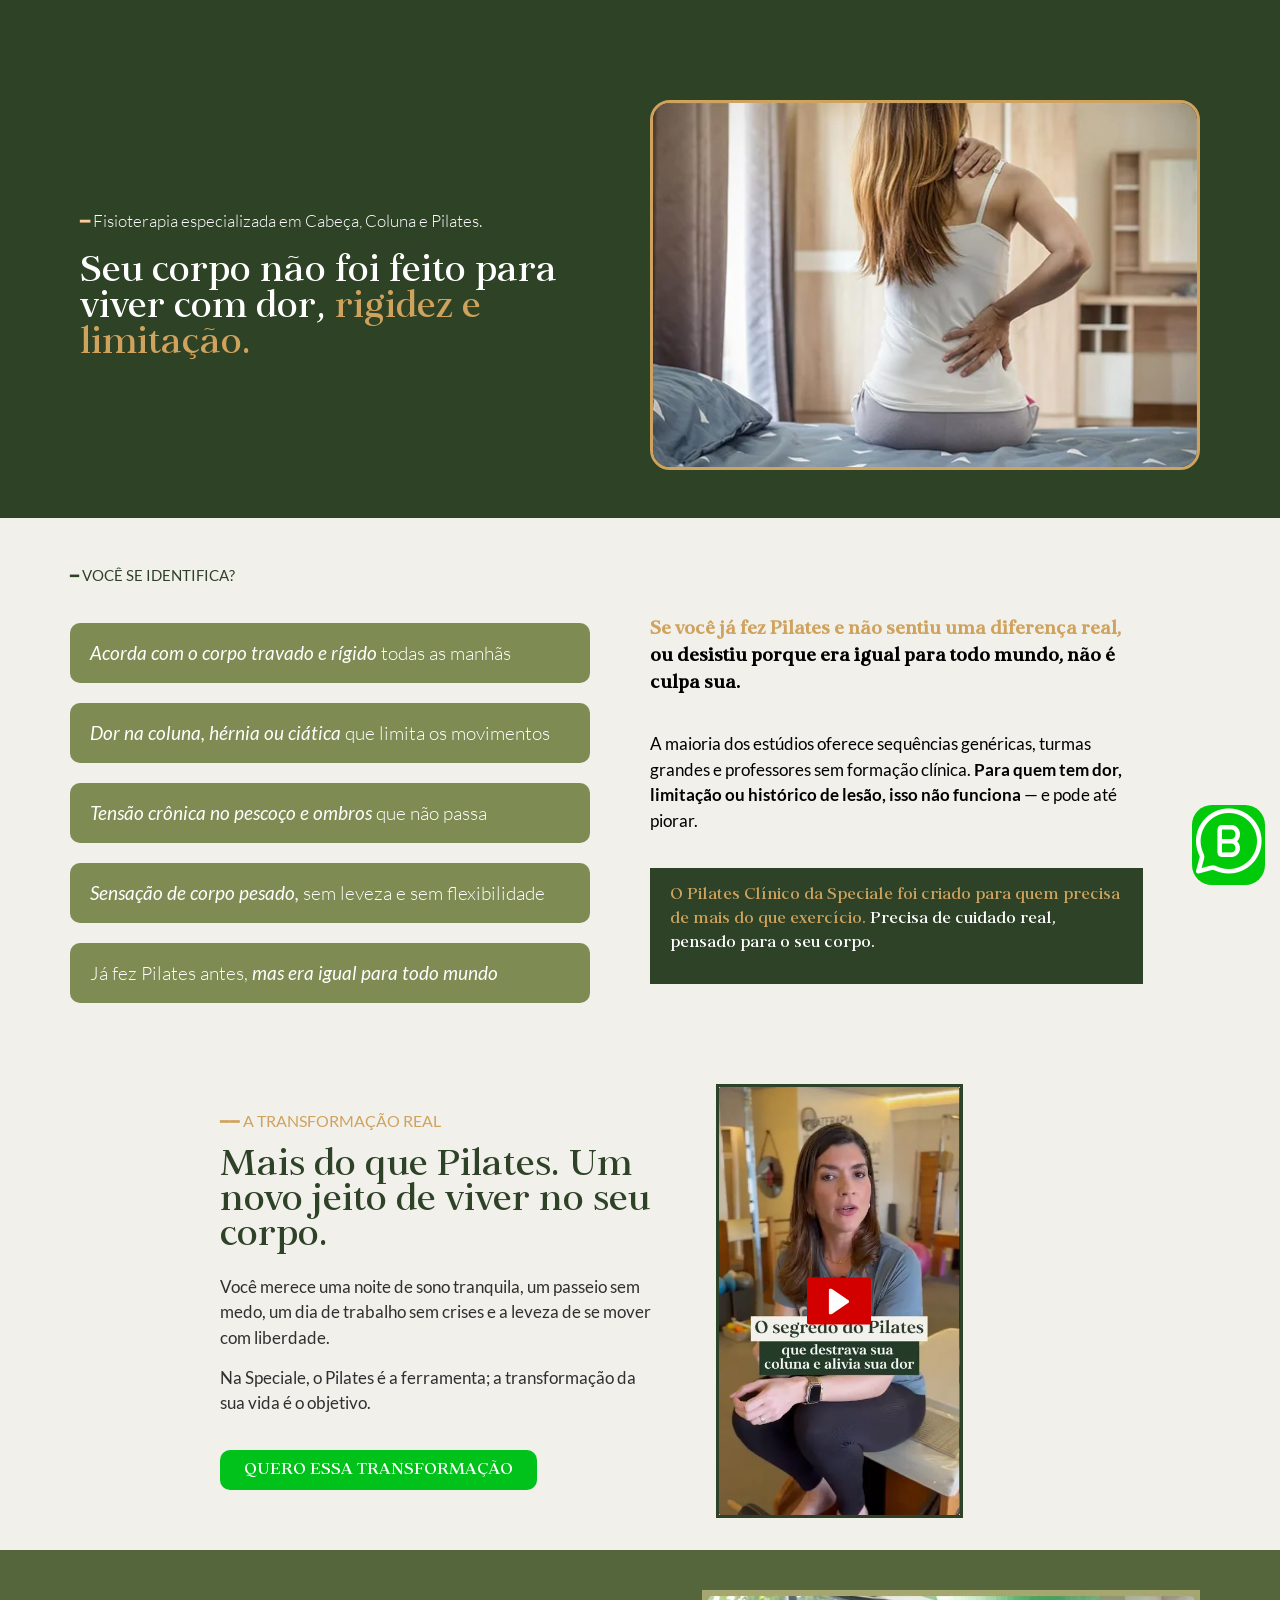
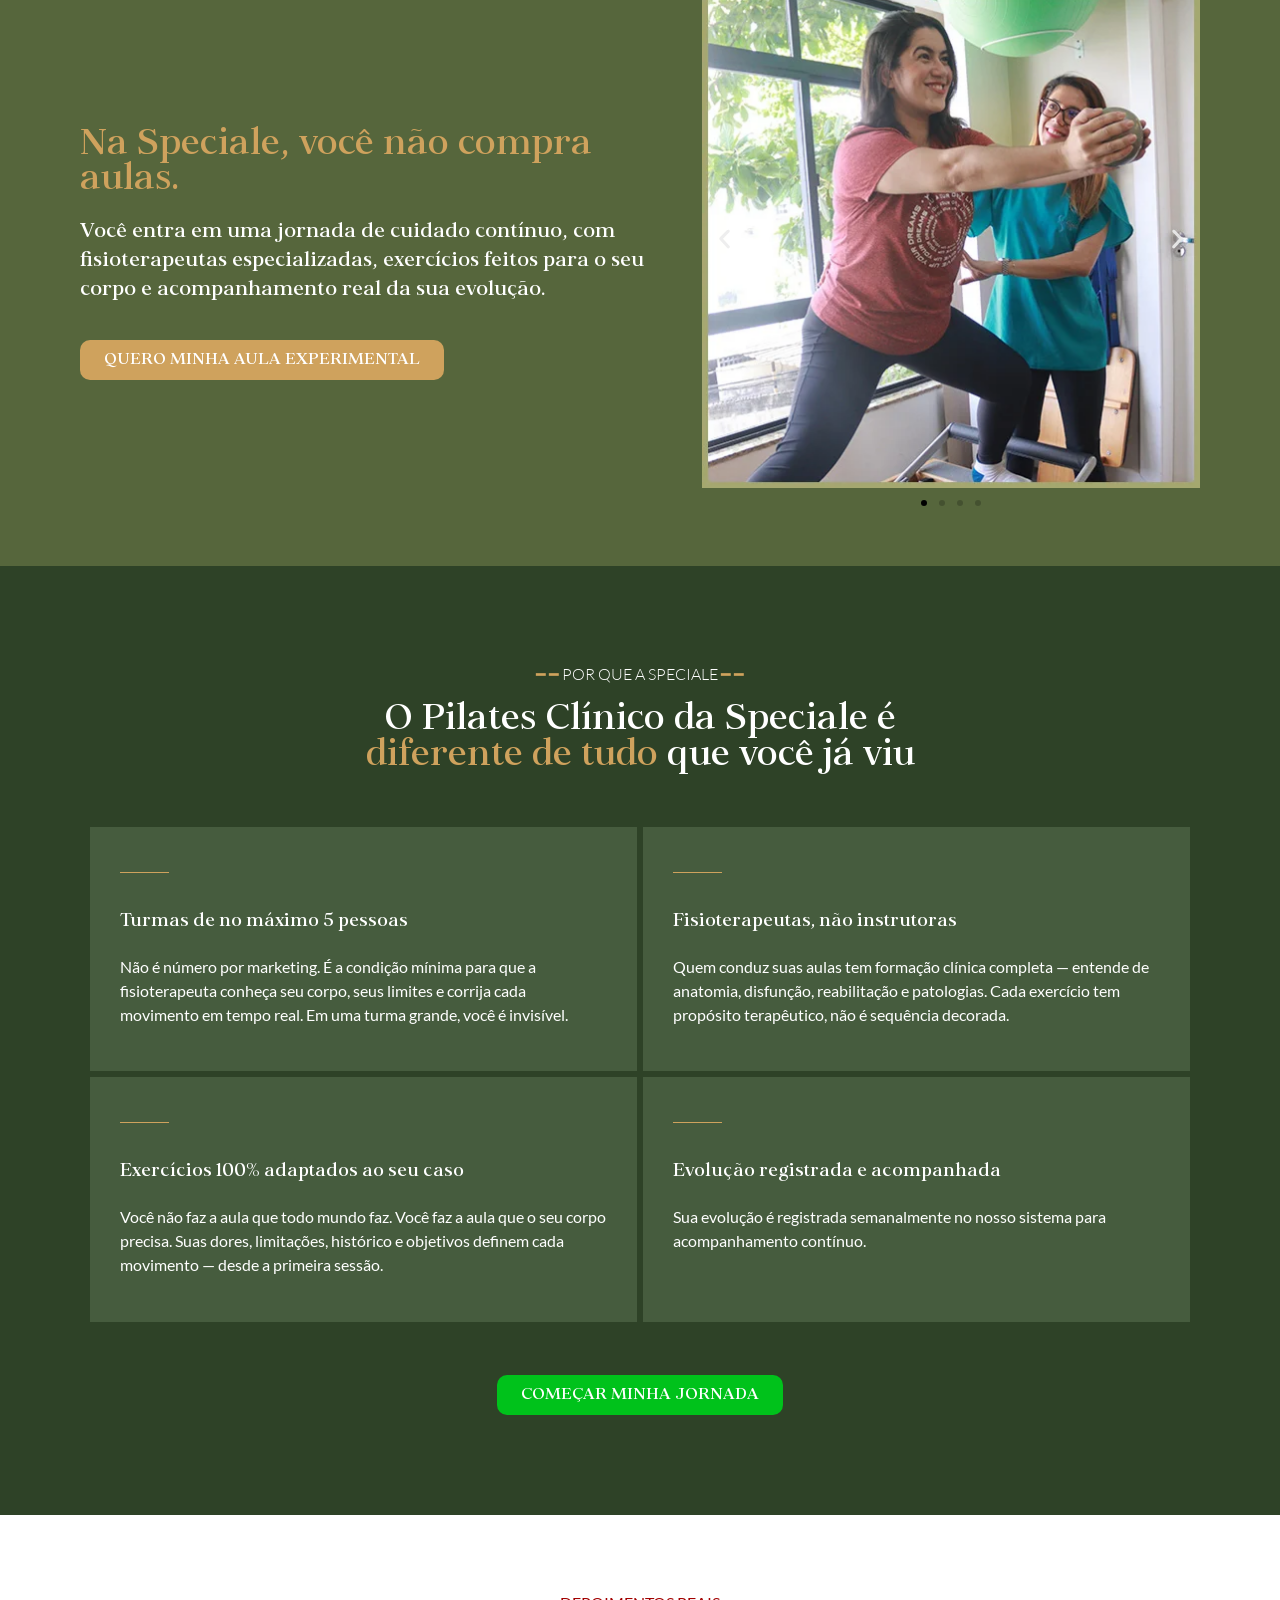
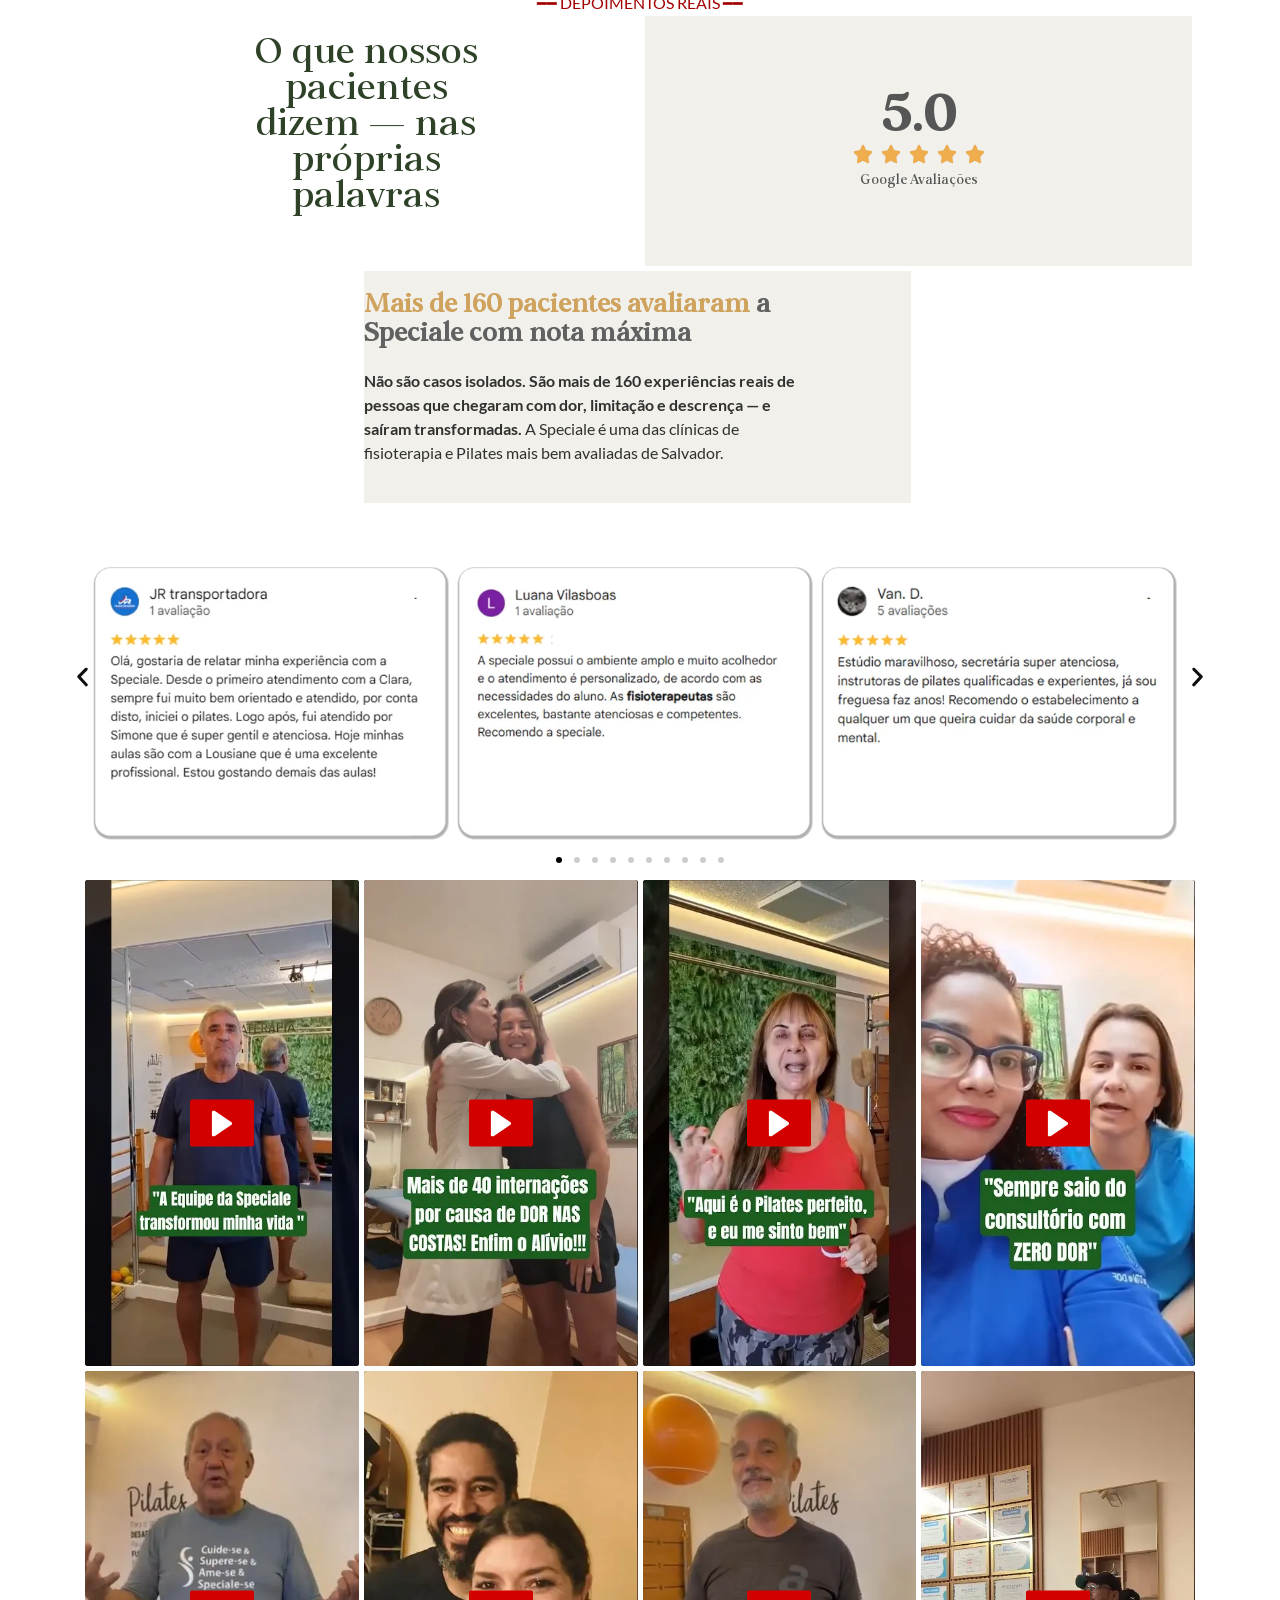
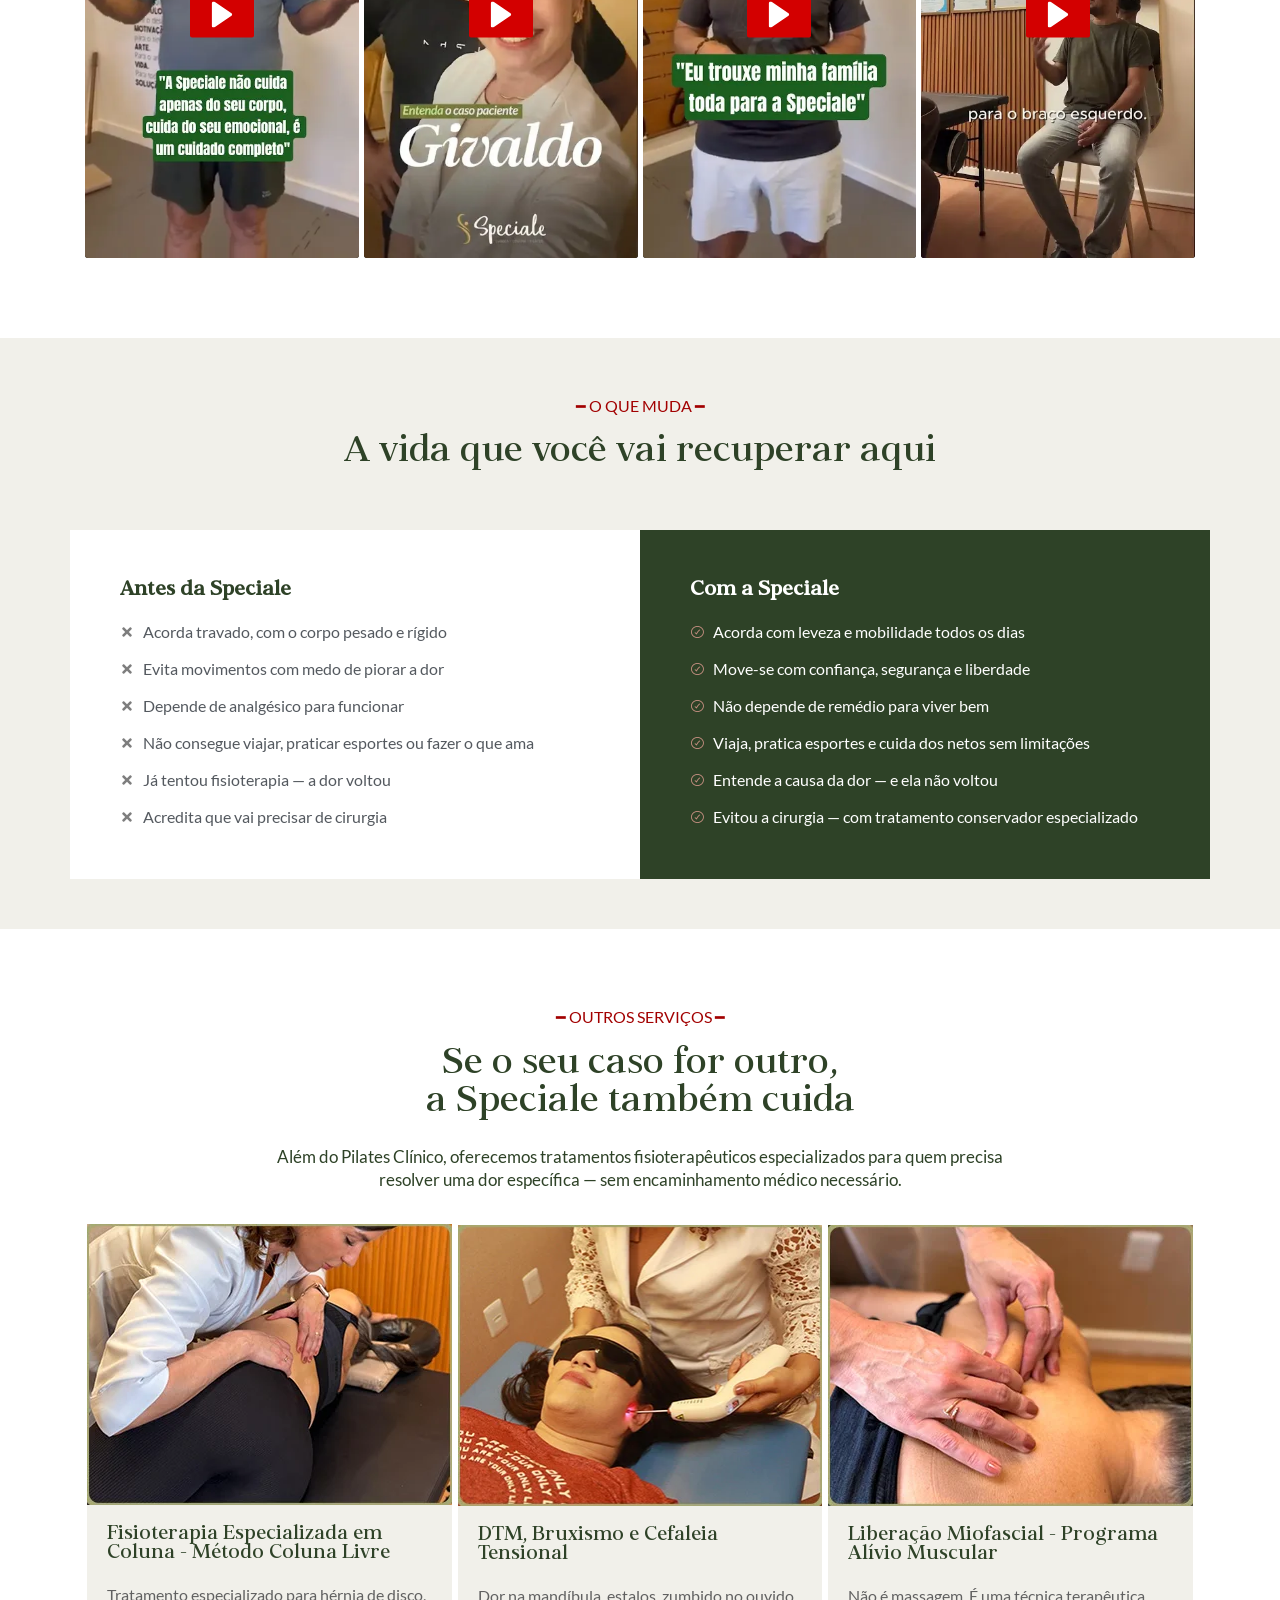
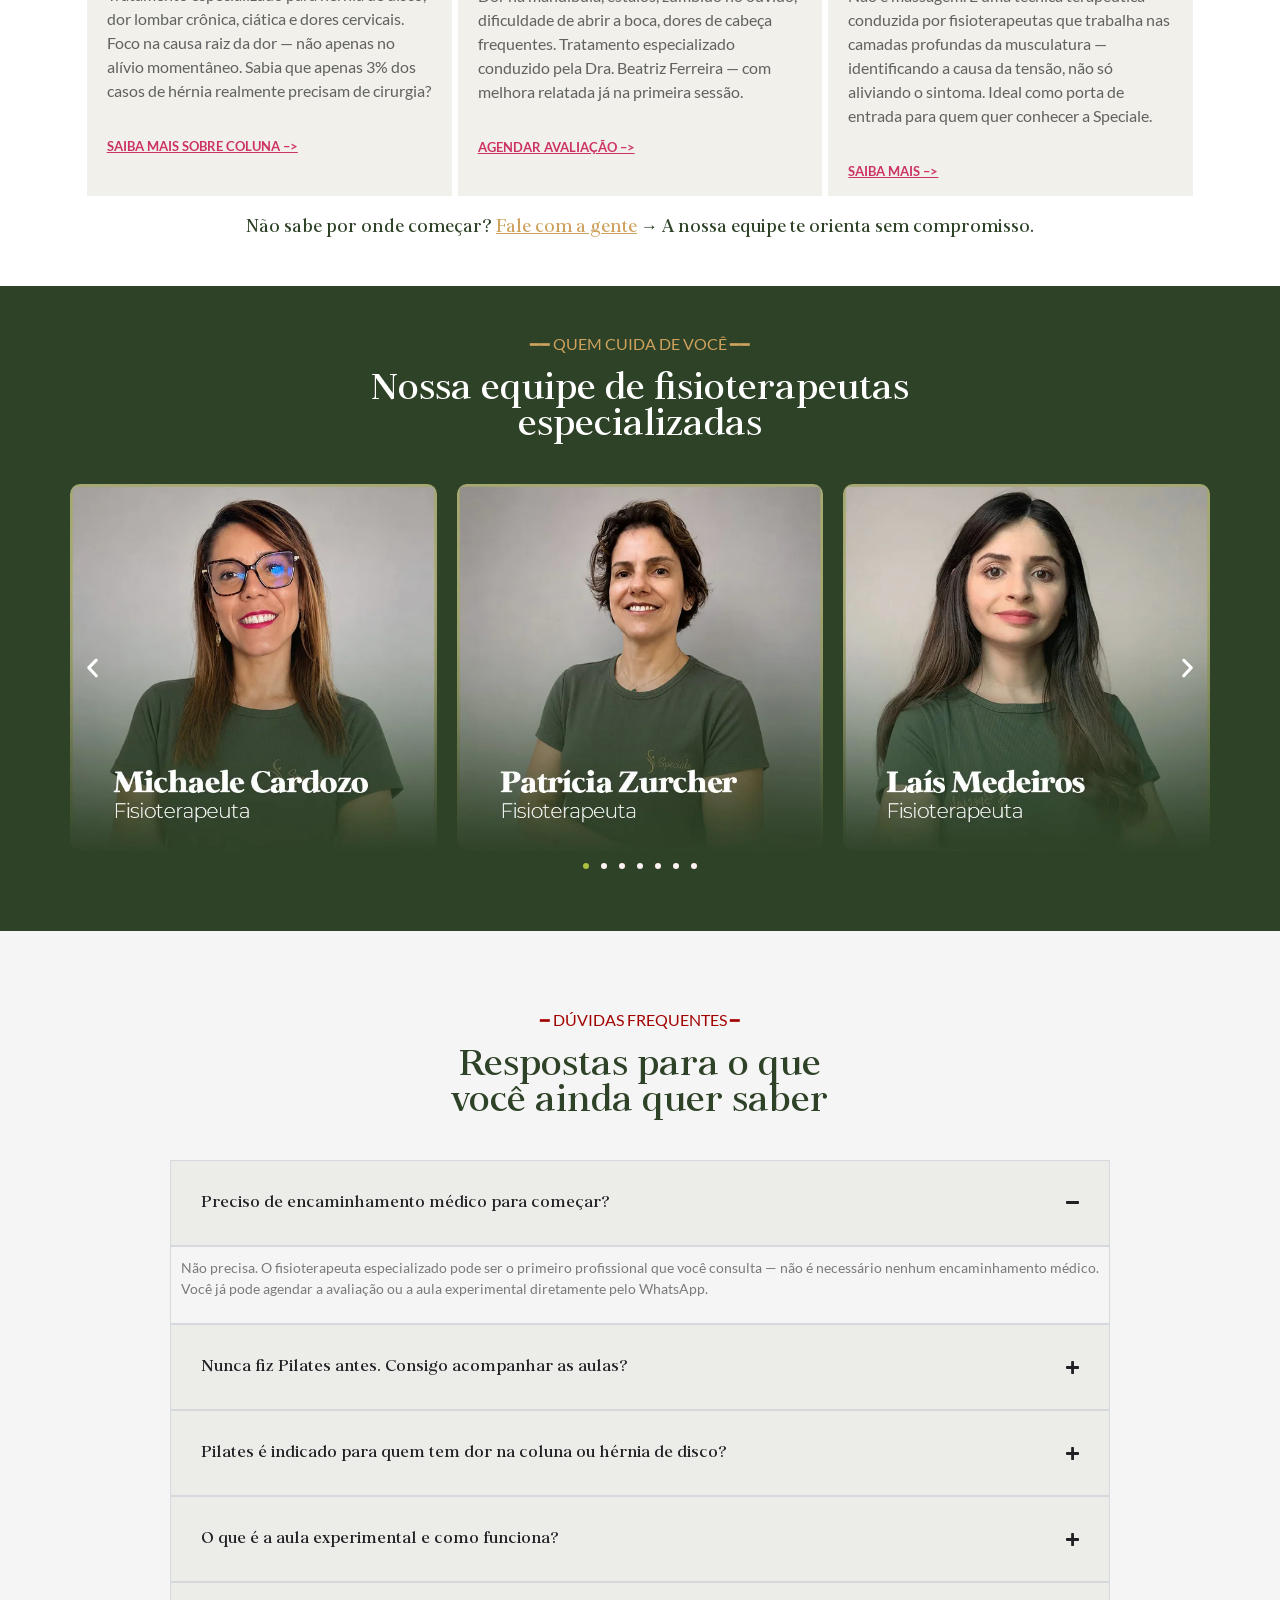
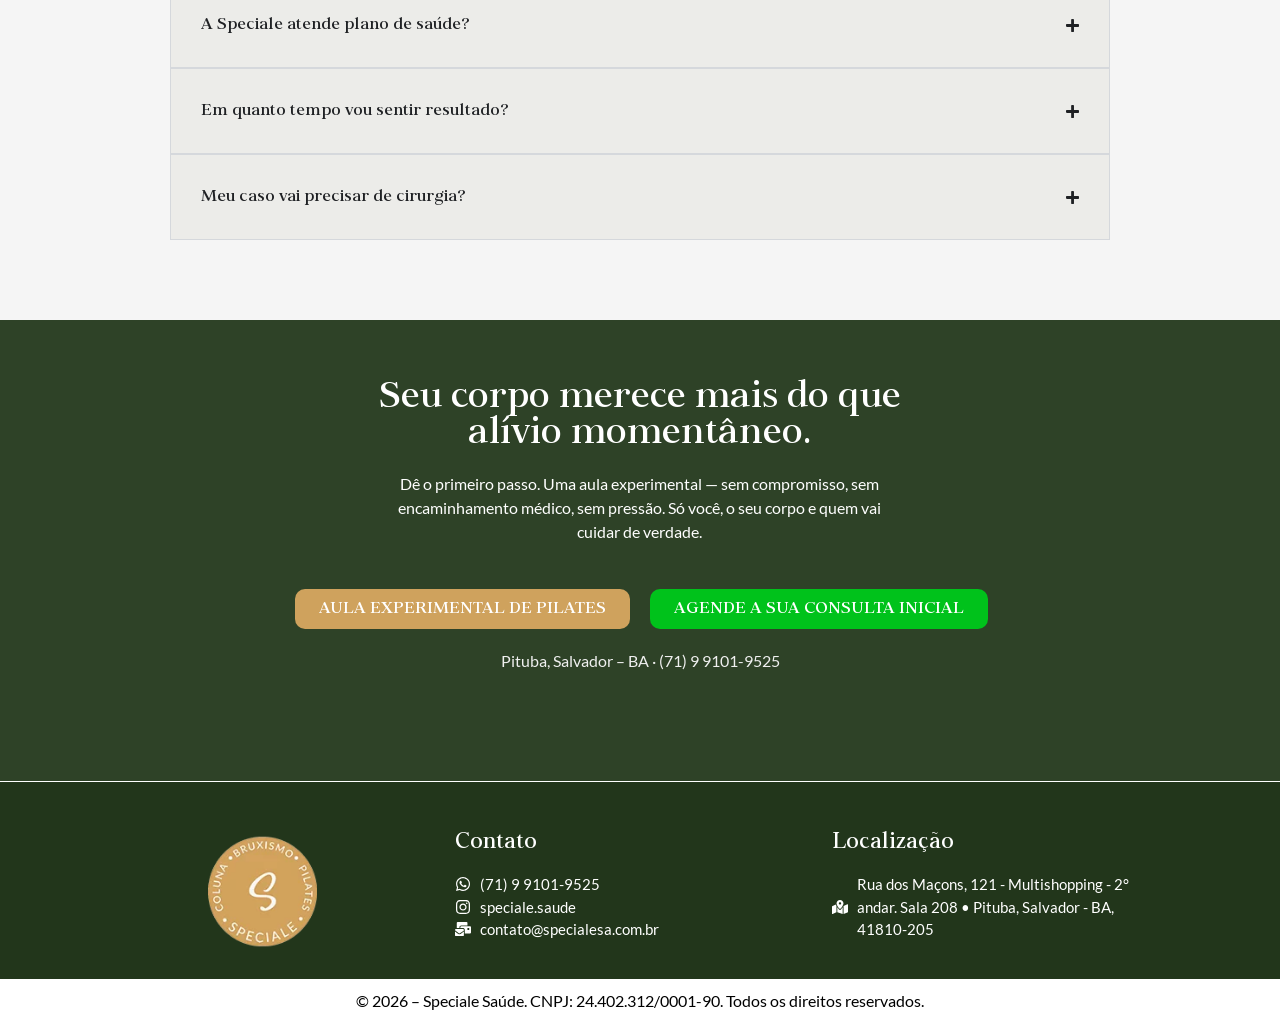
<file: index.html>
<!DOCTYPE html>
<html lang="pt-BR">
<head>
<meta charset="UTF-8">
<meta name="viewport" content="width=device-width, initial-scale=1.0, viewport-fit=cover">
<title>Fisioterapia e Pilates Clínico em Salvador | Speciale Saúde</title>
<meta name="description" content="Fisioterapia especializada e Pilates Clínico em Salvador com fisioterapeutas. Tratamento para dor na coluna, rigidez e limitação. Agende sua avaliação.">
<meta name="robots" content="index, follow, max-image-preview:large, max-snippet:-1, max-video-preview:-1">
<link rel="canonical" href="https://www.specialesa.com.br/">
<meta name="theme-color" content="#2e4227">
<meta name="geo.region" content="BR-BA">
<meta name="geo.placename" content="Salvador">

<!-- Compartilhamento (Open Graph e Twitter/X) -->
<meta property="og:locale" content="pt_BR">
<meta property="og:type" content="website">
<meta property="og:site_name" content="Speciale Saúde">
<meta property="og:url" content="https://www.specialesa.com.br/">
<meta property="og:title" content="Speciale Saúde — Fisioterapia e Pilates Clínico em Salvador">
<meta property="og:description" content="Fisioterapia especializada e Pilates Clínico em Salvador com fisioterapeutas. Tratamento para dor na coluna, rigidez e limitação. Agende sua avaliação.">
<meta property="og:image" content="https://www.specialesa.com.br/assets/images/og-home.jpg">
<meta property="og:image:width" content="1200">
<meta property="og:image:height" content="630">
<meta property="og:image:type" content="image/jpeg">
<meta property="og:image:alt" content="Speciale Saúde: fisioterapia especializada e Pilates Clínico em Salvador">
<meta name="twitter:card" content="summary_large_image">
<meta name="twitter:title" content="Speciale Saúde — Fisioterapia e Pilates Clínico em Salvador">
<meta name="twitter:description" content="Fisioterapia especializada e Pilates Clínico em Salvador com fisioterapeutas. Tratamento para dor na coluna, rigidez e limitação. Agende sua avaliação.">
<meta name="twitter:image" content="https://www.specialesa.com.br/assets/images/og-home.jpg">
<meta name="twitter:image:alt" content="Speciale Saúde: fisioterapia especializada e Pilates Clínico em Salvador">

<!-- LCP: imagem do topo e fontes da primeira dobra -->
<link rel="preload" href="assets/images/CAPA_FISIO_MOBILE.webp" as="image" media="(max-width: 1024px)" fetchpriority="high">
<link rel="preload" href="assets/fonts/elgraine-medium.woff2" as="font" type="font/woff2" crossorigin>
<link rel="preload" href="assets/fonts/lato-300-latin.woff2" as="font" type="font/woff2" crossorigin>
<link rel="preload" href="assets/fonts/lato-400-latin.woff2" as="font" type="font/woff2" crossorigin>

<link rel="stylesheet" href="assets/css/fonts.css">
<link rel="stylesheet" href="assets/css/home.css">
<link rel="stylesheet" href="assets/css/static.css">
<script src="assets/js/carousel.js" defer></script>
<script src="assets/js/accordion.js" defer></script>
<script src="assets/js/video.js" defer></script>

<link rel="icon" href="assets/images/cropped-Logofavicon-32x32.png" sizes="32x32">
<link rel="icon" href="assets/images/cropped-Logofavicon-192x192.png" sizes="192x192">
<link rel="apple-touch-icon" href="assets/images/cropped-Logofavicon-180x180.png">
<link rel="manifest" href="site.webmanifest">

<!-- Dados estruturados (schema.org) -->
<script type="application/ld+json">
{
 "@context": "https://schema.org",
 "@graph": [
  {
   "@type": "MedicalBusiness",
   "@id": "https://www.specialesa.com.br/#organization",
   "name": "Speciale Saúde",
   "alternateName": "Speciale",
   "url": "https://www.specialesa.com.br/",
   "description": "Clínica de fisioterapia especializada e Pilates Clínico na Pituba, em Salvador: tratamento para dor na coluna e hérnia de disco, DTM e bruxismo, liberação miofascial, RPG e fisioterapia integral.",
   "logo": {
    "@type": "ImageObject",
    "url": "https://www.specialesa.com.br/assets/images/cropped-Logofavicon-512x512.png",
    "width": 512,
    "height": 512
   },
   "image": "https://www.specialesa.com.br/assets/images/og-home.jpg",
   "medicalSpecialty": "Physiotherapy",
   "telephone": "+55-71-99101-9525",
   "email": "contato@specialesa.com.br",
   "taxID": "24.402.312/0001-90",
   "address": {
    "@type": "PostalAddress",
    "streetAddress": "Rua dos Maçons, 121 - Multishopping, 2º andar, Sala 208 - Pituba",
    "addressLocality": "Salvador",
    "addressRegion": "BA",
    "postalCode": "41810-205",
    "addressCountry": "BR"
   },
   "hasMap": "https://maps.google.com/maps?q=Rua%20dos%20Ma%C3%A7ons%2C%20121%20-%20Multishopping%20121%20%E2%80%A2%20Pituba%2C%20Salvador%20-%20BA%2C%2041810-205",
   "areaServed": {
    "@type": "City",
    "name": "Salvador"
   },
   "sameAs": [
    "https://www.instagram.com/speciale.saude/"
   ],
   "contactPoint": {
    "@type": "ContactPoint",
    "telephone": "+55-71-99101-9525",
    "email": "contato@specialesa.com.br",
    "contactType": "customer service",
    "areaServed": "BR",
    "availableLanguage": "Portuguese"
   },
   "availableService": [
    {
     "@type": "MedicalTherapy",
     "name": "Fisioterapia especializada em coluna"
    },
    {
     "@type": "MedicalTherapy",
     "name": "Tratamento de DTM e bruxismo"
    },
    {
     "@type": "MedicalTherapy",
     "name": "Liberação miofascial"
    },
    {
     "@type": "MedicalTherapy",
     "name": "RPG (Reeducação Postural Global)"
    },
    {
     "@type": "MedicalTherapy",
     "name": "Fisioterapia integral para lesões musculoesqueléticas"
    },
    {
     "@type": "MedicalTherapy",
     "name": "Pilates clínico"
    }
   ],
   "employee": [
    {
     "@type": "Person",
     "name": "Fabiana Luz",
     "jobTitle": "Fisioterapeuta",
     "description": "Fisioterapeuta há 18 anos"
    },
    {
     "@type": "Person",
     "name": "Beatriz Ferreira",
     "jobTitle": "Fisioterapeuta",
     "description": "Fisioterapeuta há 10 anos"
    },
    {
     "@type": "Person",
     "name": "Clara Carmo",
     "jobTitle": "Fisioterapeuta"
    },
    {
     "@type": "Person",
     "name": "Lousiane Mendes",
     "jobTitle": "Fisioterapeuta"
    },
    {
     "@type": "Person",
     "name": "Michaele Cardozo",
     "jobTitle": "Fisioterapeuta"
    },
    {
     "@type": "Person",
     "name": "Patrícia Zurcher",
     "jobTitle": "Fisioterapeuta"
    }
   ]
  },
  {
   "@type": "WebSite",
   "@id": "https://www.specialesa.com.br/#website",
   "url": "https://www.specialesa.com.br/",
   "name": "Speciale Saúde",
   "inLanguage": "pt-BR",
   "publisher": {
    "@id": "https://www.specialesa.com.br/#organization"
   }
  },
  {
   "@type": "WebPage",
   "@id": "https://www.specialesa.com.br/#webpage",
   "url": "https://www.specialesa.com.br/",
   "name": "Fisioterapia e Pilates Clínico em Salvador | Speciale Saúde",
   "description": "Fisioterapia especializada e Pilates Clínico em Salvador com fisioterapeutas. Tratamento para dor na coluna, rigidez e limitação. Agende sua avaliação.",
   "inLanguage": "pt-BR",
   "isPartOf": {
    "@id": "https://www.specialesa.com.br/#website"
   },
   "about": {
    "@id": "https://www.specialesa.com.br/#organization"
   },
   "primaryImageOfPage": {
    "@type": "ImageObject",
    "url": "https://www.specialesa.com.br/assets/images/og-home.jpg",
    "width": 1200,
    "height": 630
   }
  },
  {
   "@type": "FAQPage",
   "@id": "https://www.specialesa.com.br/#faq",
   "mainEntity": [
    {
     "@type": "Question",
     "name": "Preciso de encaminhamento médico para começar?",
     "acceptedAnswer": {
      "@type": "Answer",
      "text": "Não precisa. O fisioterapeuta especializado pode ser o primeiro profissional que você consulta — não é necessário nenhum encaminhamento médico. Você já pode agendar a avaliação ou a aula experimental diretamente pelo WhatsApp."
     }
    },
    {
     "@type": "Question",
     "name": "Nunca fiz Pilates antes. Consigo acompanhar as aulas?",
     "acceptedAnswer": {
      "@type": "Answer",
      "text": "Perfeitamente. O Pilates Clínico da Speciale começa pela avaliação — entendemos o seu ponto de partida, suas limitações e objetivos, e montamos um programa adaptado ao seu nível. Muitas das nossas pacientes nunca tinham praticado antes. Começar sem experiência é o cenário ideal."
     }
    },
    {
     "@type": "Question",
     "name": "Pilates é indicado para quem tem dor na coluna ou hérnia de disco?",
     "acceptedAnswer": {
      "@type": "Answer",
      "text": "Sim — e é exatamente para esse perfil que o Pilates Clínico foi desenvolvido. Como nossas aulas são conduzidas por fisioterapeutas e os exercícios são adaptados individualmente, quem tem hérnia, ciática ou dor lombar crônica pode e deve praticar. O importante é que o protocolo seja correto para o seu caso — o que a Speciale garante desde a avaliação inicial."
     }
    },
    {
     "@type": "Question",
     "name": "O que é a aula experimental e como funciona?",
     "acceptedAnswer": {
      "@type": "Answer",
      "text": "A aula experimental é a melhor forma de conhecer a Speciale. Você vive a experiência completa — escuta inicial, observação do corpo, exercícios adaptados ao seu caso e feedback ao final. Não é uma aula de demonstração genérica. É uma sessão real, pensada para você. Sem compromisso de fechamento no dia."
     }
    },
    {
     "@type": "Question",
     "name": "A Speciale atende plano de saúde?",
     "acceptedAnswer": {
      "@type": "Answer",
      "text": "Não trabalhamos com convênio — e é exatamente isso que nos permite entregar um atendimento de outro nível. No convênio, a sessão dura 20 a 30 minutos, às vezes em grupo, com protocolo padrão. Aqui você tem atenção exclusiva, avaliação completa e tratamento personalizado. O resultado vem mais rápido e com menos sessões."
     }
    },
    {
     "@type": "Question",
     "name": "Em quanto tempo vou sentir resultado?",
     "acceptedAnswer": {
      "@type": "Answer",
      "text": "Depende do seu caso e da sua frequência. Para o Pilates Clínico, os primeiros resultados — mais leveza, mobilidade e redução de dores — costumam ser percebidos entre 4 e 8 semanas de prática regular. Para o consultório de coluna, o alívio significativo costuma ocorrer em 8 a 10 sessões. Tudo varia conforme a avaliação inicial, que define o plano mais adequado para você."
     }
    },
    {
     "@type": "Question",
     "name": "Meu caso vai precisar de cirurgia?",
     "acceptedAnswer": {
      "@type": "Answer",
      "text": "Na grande maioria dos casos, não. Sabia que apenas 3% dos casos de hérnia de disco realmente precisam de intervenção cirúrgica? Os casos cirúrgicos são muito específicos — fraqueza acentuada nos membros ou perda de controle esfincteriano. Para a grande maioria, um tratamento conservador bem conduzido traz melhora real e duradoura. É exatamente nisso que a Speciale é especializada."
     }
    }
   ]
  }
 ]
}
</script>
</head>
<body class="home wp-singular page-template page-template-elementor_canvas page page-id-2135 wp-embed-responsive wp-theme-hello-elementor hello-elementor-default elementor-default elementor-template-canvas elementor-kit-5 elementor-page elementor-page-2135">
<div data-elementor-type="wp-page" data-elementor-id="2135" class="elementor elementor-2135">

<!-- Seu corpo não foi feito para viver com dor, rigidez e limitação. -->
<div class="elementor-element elementor-element-4226b9f e-flex e-con-boxed e-con e-parent"><div class="e-con-inner"><div class="elementor-element elementor-element-a4749b1 e-con-full e-flex e-con e-child"><div class="elementor-element elementor-element-f44bef3 elementor-widget elementor-widget-text-editor"><div class="elementor-widget-container"><p><span style="color: #ffcc99;">━ </span>Fisioterapia especializada em Cabeça, Coluna e Pilates.</p></div></div><div class="elementor-element elementor-element-001a33f elementor-widget__width-inherit elementor-widget-mobile__width-initial elementor-widget elementor-widget-heading"><div class="elementor-widget-container"><h1 class="elementor-heading-title elementor-size-default">Seu corpo não foi feito para viver com dor, <span style="color: #CFA25D">rigidez e limitação.</span></h1></div></div></div><div class="elementor-element elementor-element-02c9a5c e-con-full e-flex e-con e-child"><div class="elementor-element elementor-element-87d2492 elementor-widget elementor-widget-image"><div class="elementor-widget-container">
<img fetchpriority="high" decoding="async" width="552" height="369" src="assets/images/CAPA_PILATES.webp" class="attachment-large size-large wp-image-2658" alt="Mulher sentada na cama com dor nas costas" srcset="assets/images/CAPA_PILATES.webp 552w, assets/images/CAPA_PILATES-300x201.webp 300w" sizes="(max-width: 552px) 100vw, 552px" /></div></div></div><div class="elementor-element elementor-element-6b7085f elementor-fixed elementor-view-default ha-has-bg-overlay elementor-widget elementor-widget-icon"><div class="elementor-widget-container"><div class="elementor-icon-wrapper">
<a class="elementor-icon" href="https://wa.me/5571991019525?text=Ol%C3%A1!%20Vim%20atrav%C3%A9s%20da%20bio%20do%20Instagram%20e%20quero%20agendar%20uma%20aula%20experimental%20de%20Pilates.">
<i aria-hidden="true" class="huge huge-whatsapp-business"></i>			</a></div></div></div></div></div>

<!-- ━ VOCÊ SE IDENTIFICA? -->
<div class="elementor-element elementor-element-24d4ab1d e-flex e-con-boxed e-con e-parent"><div class="e-con-inner"><div class="elementor-element elementor-element-6e06cf18 e-con-full e-flex e-con e-child"><div class="elementor-element elementor-element-43e65e1b elementor-widget__width-initial elementor-widget-mobile__width-initial elementor-widget elementor-widget-heading"><div class="elementor-widget-container"><h2 class="elementor-heading-title elementor-size-default">━ VOCÊ SE IDENTIFICA?</h2></div></div><div class="elementor-element elementor-element-57d2c69 elementor-widget elementor-widget-menu-anchor"><div class="elementor-widget-container"><div class="elementor-menu-anchor" id="identifica"></div></div></div><div class="elementor-element elementor-element-20bd1dd e-con-full e-flex e-con e-child"><div class="elementor-element elementor-element-8f4a602 elementor-widget elementor-widget-heading"><div class="elementor-widget-container"><h2 class="elementor-heading-title elementor-size-default"><b><i>Acorda com o corpo travado e rígido</i></b> todas as manhãs</h2></div></div></div><div class="elementor-element elementor-element-4831f9c e-con-full e-flex e-con e-child"><div class="elementor-element elementor-element-3b6b7f3 elementor-widget elementor-widget-heading"><div class="elementor-widget-container"><h2 class="elementor-heading-title elementor-size-default"><b><i>Dor na coluna, hérnia ou ciática</i></b> que limita os movimentos</h2></div></div></div><div class="elementor-element elementor-element-8f5c218 e-con-full e-flex e-con e-child"><div class="elementor-element elementor-element-ede2072 elementor-widget elementor-widget-heading"><div class="elementor-widget-container"><h2 class="elementor-heading-title elementor-size-default"><b><i>Tensão crônica no pescoço e ombros</i></b> que não passa</h2></div></div></div><div class="elementor-element elementor-element-61426ef e-con-full e-flex e-con e-child"><div class="elementor-element elementor-element-a62ceba elementor-widget elementor-widget-heading"><div class="elementor-widget-container"><h2 class="elementor-heading-title elementor-size-default"><b><i>Sensação de corpo pesado,</i></b> sem leveza e sem flexibilidade</h2></div></div></div><div class="elementor-element elementor-element-94bd51a e-con-full e-flex e-con e-child"><div class="elementor-element elementor-element-3f3c266 elementor-widget elementor-widget-heading"><div class="elementor-widget-container"><h2 class="elementor-heading-title elementor-size-default">Já fez Pilates antes, <b><i>mas era igual para todo mundo</i></b></h2></div></div></div></div><div class="elementor-element elementor-element-69a7b22 e-con-full e-flex e-con e-child"><div class="elementor-element elementor-element-615e3a2 elementor-widget elementor-widget-text-editor"><div class="elementor-widget-container"><p><span style="color: #cfa25d;">Se você já fez Pilates e não sentiu uma diferença real,</span> ou desistiu porque era igual para todo mundo, não é culpa sua.</p></div></div><div class="elementor-element elementor-element-b39fc82 elementor-widget elementor-widget-text-editor"><div class="elementor-widget-container"><p class="body-text problema-body"><span style="color: #000000;">A maioria dos estúdios oferece sequências genéricas, turmas grandes e professores sem formação clínica. <b>Para quem tem dor, limitação ou histórico de lesão, isso não funciona</b> — e pode até piorar.</span></p></div></div><div class="elementor-element elementor-element-6d91d1a e-con-full e-flex e-con e-child"><div class="elementor-element elementor-element-8829e4d elementor-widget elementor-widget-text-editor"><div class="elementor-widget-container"><p><span style="color: rgb(207, 162, 93);">O Pilates Clínico da Speciale foi criado para quem precisa de mais do que exercício.</span> Precisa de cuidado real, pensado para o seu corpo.</p></div></div></div></div></div></div>

<!-- ━━ A TRANSFORMAÇÃO REAL -->
<div class="elementor-element elementor-element-3f84f63 e-flex e-con-boxed e-con e-parent"><div class="e-con-inner"><div class="elementor-element elementor-element-db05d58 e-con-full e-flex e-con e-child"><div class="elementor-element elementor-element-fa1a234 elementor-widget__width-initial elementor-widget-mobile__width-initial elementor-widget elementor-widget-heading"><div class="elementor-widget-container"><h2 class="elementor-heading-title elementor-size-default">━━  A TRANSFORMAÇÃO REAL</h2></div></div><div class="elementor-element elementor-element-0bc4cc6 elementor-widget__width-initial elementor-widget elementor-widget-heading"><div class="elementor-widget-container"><h2 class="elementor-heading-title elementor-size-default">Mais do que Pilates. Um novo jeito de viver no seu corpo.</h2></div></div><div class="elementor-element elementor-element-677c60e elementor-widget__width-inherit elementor-widget elementor-widget-text-editor"><div class="elementor-widget-container"><p>Você merece uma noite de sono tranquila, um passeio sem medo, um dia de trabalho sem crises e a leveza de se mover com liberdade.</p><p>Na Speciale, o Pilates é a ferramenta; a transformação da sua vida é o objetivo.</p></div></div><div class="elementor-element elementor-element-c3aa4e2 elementor-align-left elementor-widget elementor-widget-button"><div class="elementor-widget-container"><div class="elementor-button-wrapper">
<a class="elementor-button elementor-button-link elementor-size-sm" href="https://wa.me/5571991019525?text=Ol%C3%A1!%20Vim%20atrav%C3%A9s%20da%20bio%20do%20Instagram%20e%20quero%20agendar%20uma%20aula%20experimental%20de%20Pilates.">
<span class="elementor-button-content-wrapper">
<span class="elementor-button-text">QUERO ESSA TRANSFORMAÇÃO</span>
</span>
</a></div></div></div></div><div class="elementor-element elementor-element-1f48e46 e-con-full e-flex e-con e-child"><div class="elementor-element elementor-element-be62d95 elementor-widget__width-initial elementor-widget elementor-widget-presto_video"><div class="elementor-widget-container"><figure class="wp-block-video presto-block-video  presto-provider-youtube" style="--plyr-color-main: var(--presto-player-highlight-color, #d30000); --presto-player-logo-width: 150px; --presto-player-aspect-ratio: 9/16;"><button type="button" class="yt-facade" data-youtube="BpLDnyEMd_c" data-title="O Segrego do Pilates que destrava a sua coluna e alivia a sua dor" aria-label="Reproduzir vídeo: O Segrego do Pilates que destrava a sua coluna e alivia a sua dor"><img src="assets/images/video-BpLDnyEMd_c.webp" alt="" width="405" height="720" loading="lazy" decoding="async"><span class="yt-facade__play" aria-hidden="true"><svg viewBox="0 0 18 18"><path d="M15.562 8.1L3.87.225c-.818-.562-1.87 0-1.87.9v15.75c0 .9 1.052 1.462 1.87.9L15.563 9.9c.584-.45.584-1.35 0-1.8z"/></svg></span></button></figure></div></div></div></div></div>

<!-- Na Speciale, você não compra aulas. -->
<div class="elementor-element elementor-element-730008b e-flex e-con-boxed e-con e-parent"><div class="e-con-inner"><div class="elementor-element elementor-element-bd41947 e-con-full e-flex e-con e-child"><div class="elementor-element elementor-element-e4542db elementor-widget__width-initial elementor-widget elementor-widget-heading"><div class="elementor-widget-container"><h2 class="elementor-heading-title elementor-size-default">Na Speciale, você não compra aulas.</h2></div></div><div class="elementor-element elementor-element-482e077 elementor-widget__width-inherit elementor-widget-mobile__width-initial elementor-widget elementor-widget-text-editor"><div class="elementor-widget-container"><p>Você entra em uma jornada de cuidado contínuo, com <strong data-start="694" data-end="728">fisioterapeutas especializadas</strong>, exercícios feitos para o seu corpo e acompanhamento real da sua evolução.</p></div></div><div class="elementor-element elementor-element-ab28f2e elementor-widget elementor-widget-button"><div class="elementor-widget-container"><div class="elementor-button-wrapper">
<a class="elementor-button elementor-button-link elementor-size-sm" href="https://wa.me/5571991019525?text=Ol%C3%A1!%20Vim%20atrav%C3%A9s%20da%20bio%20do%20Instagram%20e%20quero%20agendar%20uma%20aula%20experimental%20de%20pilates.">
<span class="elementor-button-content-wrapper">
<span class="elementor-button-text">QUERO MINHA AULA EXPERIMENTAL</span>
</span>
</a></div></div></div></div><div class="elementor-element elementor-element-3ddadd1 e-con-full e-flex e-con e-child"><div class="elementor-element elementor-element-259a4e3 elementor-arrows-position-inside elementor-pagination-position-outside elementor-widget elementor-widget-image-carousel e-widget-swiper" data-carousel data-autoplay="5000" data-speed="500" data-pause-hover data-pause-interaction style="--spv-m:1;--spv-t:1;--spv-d:1;--gap-m:0;--gap-t:0;--gap-d:0"><div class="elementor-widget-container"><div class="elementor-image-carousel-wrapper swiper swiper-initialized swiper-horizontal swiper-pointer-events swiper-backface-hidden" role="region" aria-roledescription="carousel" aria-label="Carrossel de imagens" dir="ltr"><div class="elementor-image-carousel swiper-wrapper" id="carousel-259a4e3" aria-live="off"><div class="swiper-slide" role="group" aria-roledescription="slide" aria-label="1 de 4"><figure class="swiper-slide-inner"><img loading="lazy" decoding="async" class="swiper-slide-image" src="assets/images/Pilates04.webp" alt="Pilates04"  width="500" height="500" /></figure></div><div class="swiper-slide" role="group" aria-roledescription="slide" aria-label="2 de 4"><figure class="swiper-slide-inner"><img loading="lazy" decoding="async" class="swiper-slide-image" src="assets/images/Pilates03.webp" alt="Pilates03"  width="500" height="500" /></figure></div><div class="swiper-slide" role="group" aria-roledescription="slide" aria-label="3 de 4"><figure class="swiper-slide-inner"><img loading="lazy" decoding="async" class="swiper-slide-image" src="assets/images/Pilates02.webp" alt="Pilates02"  width="500" height="500" /></figure></div><div class="swiper-slide" role="group" aria-roledescription="slide" aria-label="4 de 4"><figure class="swiper-slide-inner"><img loading="lazy" decoding="async" class="swiper-slide-image" src="assets/images/Pilates01.webp" alt="Pilates01"  width="500" height="500" /></figure></div></div><div class="elementor-swiper-button elementor-swiper-button-prev" role="button" tabindex="0" aria-label="Slide anterior" aria-controls="carousel-259a4e3">
<svg aria-hidden="true" class="e-font-icon-svg e-eicon-chevron-left" viewBox="0 0 1000 1000" xmlns="http://www.w3.org/2000/svg"><path d="M646 125C629 125 613 133 604 142L308 442C296 454 292 471 292 487 292 504 296 521 308 533L604 854C617 867 629 875 646 875 663 875 679 871 692 858 704 846 713 829 713 812 713 796 708 779 692 767L438 487 692 225C700 217 708 204 708 187 708 171 704 154 692 142 675 129 663 125 646 125Z"></path></svg></div><div class="elementor-swiper-button elementor-swiper-button-next" role="button" tabindex="0" aria-label="Próximo slide" aria-controls="carousel-259a4e3">
<svg aria-hidden="true" class="e-font-icon-svg e-eicon-chevron-right" viewBox="0 0 1000 1000" xmlns="http://www.w3.org/2000/svg"><path d="M696 533C708 521 713 504 713 487 713 471 708 454 696 446L400 146C388 133 375 125 354 125 338 125 325 129 313 142 300 154 292 171 292 187 292 204 296 221 308 233L563 492 304 771C292 783 288 800 288 817 288 833 296 850 308 863 321 871 338 875 354 875 371 875 388 867 400 854L696 533Z"></path></svg></div><div class="swiper-pagination swiper-pagination-clickable swiper-pagination-bullets swiper-pagination-horizontal"><span class="swiper-pagination-bullet swiper-pagination-bullet-active" role="button" tabindex="0" aria-label="Ir para o slide 1" aria-current="true"></span><span class="swiper-pagination-bullet" role="button" tabindex="0" aria-label="Ir para o slide 2"></span><span class="swiper-pagination-bullet" role="button" tabindex="0" aria-label="Ir para o slide 3"></span><span class="swiper-pagination-bullet" role="button" tabindex="0" aria-label="Ir para o slide 4"></span></div></div></div></div></div></div></div>

<!-- ━ ━ POR QUE A SPECIALE ━ ━ -->
<div class="elementor-element elementor-element-25ac577 e-flex e-con-boxed e-con e-parent"><div class="e-con-inner"><div class="elementor-element elementor-element-e5366c2 e-con-full e-flex e-con e-child"><div class="elementor-element elementor-element-1e5eb87 elementor-widget__width-initial elementor-widget-mobile__width-initial elementor-widget elementor-widget-heading"><div class="elementor-widget-container"><h2 class="elementor-heading-title elementor-size-default">━ ━ <span style="color: #FFFF">POR QUE A SPECIALE </span>  ━ ━</h2></div></div><div class="elementor-element elementor-element-b7324ac elementor-widget__width-initial elementor-widget-mobile__width-initial elementor-widget elementor-widget-heading"><div class="elementor-widget-container"><h2 class="elementor-heading-title elementor-size-default">O Pilates Clínico da Speciale
é <span style="color: #CFA25D">diferente de tudo </span> que você já viu</h2></div></div></div><div class="elementor-element elementor-element-b0a5dc3 e-con-full e-flex e-con e-child"><div class="elementor-element elementor-element-7f58a4d elementor-widget-divider--view-line elementor-widget elementor-widget-divider"><div class="elementor-widget-container"><div class="elementor-divider">
<span class="elementor-divider-separator">
</span></div></div></div><div class="elementor-element elementor-element-ad9b241 elementor-widget elementor-widget-text-editor"><div class="elementor-widget-container"><p>Turmas de no máximo 5 pessoas</p></div></div><div class="elementor-element elementor-element-3a179d5 elementor-widget elementor-widget-text-editor"><div class="elementor-widget-container"><p>Não é número por marketing. É a condição mínima para que a fisioterapeuta conheça seu corpo, seus limites e corrija cada movimento em tempo real. Em uma turma grande, você é invisível.</p></div></div></div><div class="elementor-element elementor-element-ec9b202 e-con-full e-flex e-con e-child"><div class="elementor-element elementor-element-70226b3 elementor-widget-divider--view-line elementor-widget elementor-widget-divider"><div class="elementor-widget-container"><div class="elementor-divider">
<span class="elementor-divider-separator">
</span></div></div></div><div class="elementor-element elementor-element-4142785 elementor-widget elementor-widget-text-editor"><div class="elementor-widget-container"><p>Fisioterapeutas, não instrutoras</p></div></div><div class="elementor-element elementor-element-39fb0a3 elementor-widget elementor-widget-text-editor"><div class="elementor-widget-container"><p>Quem conduz suas aulas tem formação clínica completa — entende de anatomia, disfunção, reabilitação e patologias. Cada exercício tem propósito terapêutico, não é sequência decorada.</p></div></div></div><div class="elementor-element elementor-element-7673028 e-con-full e-flex e-con e-child"><div class="elementor-element elementor-element-58e3adb elementor-widget-divider--view-line elementor-widget elementor-widget-divider"><div class="elementor-widget-container"><div class="elementor-divider">
<span class="elementor-divider-separator">
</span></div></div></div><div class="elementor-element elementor-element-43547dc elementor-widget elementor-widget-text-editor"><div class="elementor-widget-container"><p>Exercícios 100% adaptados ao seu caso</p></div></div><div class="elementor-element elementor-element-443d74f elementor-widget elementor-widget-text-editor"><div class="elementor-widget-container"><p>Você não faz a aula que todo mundo faz. Você faz a aula que o seu corpo precisa. Suas dores, limitações, histórico e objetivos definem cada movimento — desde a primeira sessão.</p></div></div></div><div class="elementor-element elementor-element-758c60b e-con-full e-flex e-con e-child"><div class="elementor-element elementor-element-b976be7 elementor-widget-divider--view-line elementor-widget elementor-widget-divider"><div class="elementor-widget-container"><div class="elementor-divider">
<span class="elementor-divider-separator">
</span></div></div></div><div class="elementor-element elementor-element-5d97107 elementor-widget elementor-widget-text-editor"><div class="elementor-widget-container"><p>Evolução registrada e acompanhada</p></div></div><div class="elementor-element elementor-element-cfa3a9a elementor-widget elementor-widget-text-editor"><div class="elementor-widget-container"><p>Sua evolução é registrada semanalmente no nosso sistema para acompanhamento contínuo.</p></div></div></div><div class="elementor-element elementor-element-85e233b elementor-widget elementor-widget-button"><div class="elementor-widget-container"><div class="elementor-button-wrapper">
<a class="elementor-button elementor-button-link elementor-size-sm" href="https://wa.me/5571991019525?text=Ol%C3%A1!%20Vim%20atrav%C3%A9s%20da%20bio%20do%20Instagram%20e%20quero%20agendar%20uma%20aula%20experimental%20de%20Pilates.">
<span class="elementor-button-content-wrapper">
<span class="elementor-button-text">COMEÇAR MINHA JORNADA</span>
</span>
</a></div></div></div></div></div>

<!-- ━━ DEPOIMENTOS REAIS ━━ -->
<div class="elementor-element elementor-element-6ac81ce3 e-flex e-con-boxed e-con e-parent"><div class="e-con-inner"><div class="elementor-element elementor-element-a33aaa9 elementor-widget__width-initial elementor-widget-mobile__width-initial elementor-widget elementor-widget-heading"><div class="elementor-widget-container"><h2 class="elementor-heading-title elementor-size-default">━━  DEPOIMENTOS REAIS ━━</h2></div></div><div class="elementor-element elementor-element-56c57439 elementor-widget__width-initial elementor-widget-mobile__width-initial elementor-widget elementor-widget-heading"><div class="elementor-widget-container"><h2 class="elementor-heading-title elementor-size-default">O que nossos pacientes
dizem — nas próprias palavras</h2></div></div><div class="elementor-element elementor-element-24e554f e-con-full e-flex e-con e-child"><div class="elementor-element elementor-element-4228983 elementor-widget elementor-widget-heading"><div class="elementor-widget-container"><h2 class="elementor-heading-title elementor-size-default">5.0</h2></div></div><div class="elementor-element elementor-element-5f4345f elementor-widget elementor-widget-rating"><div class="elementor-widget-container"><div class="e-rating" itemtype="https://schema.org/Rating" itemscope="" itemprop="reviewRating"><meta itemprop="worstRating" content="0"><meta itemprop="bestRating" content="5"><div class="e-rating-wrapper" itemprop="ratingValue" content="5" role="img" aria-label="Classificado como 5 de 5"><div class="e-icon"><div class="e-icon-wrapper e-icon-marked">
<svg aria-hidden="true" class="e-font-icon-svg e-eicon-star" viewBox="0 0 1000 1000" xmlns="http://www.w3.org/2000/svg"><path d="M450 75L338 312 88 350C46 354 25 417 58 450L238 633 196 896C188 942 238 975 275 954L500 837 725 954C767 975 813 942 804 896L763 633 942 450C975 417 954 358 913 350L663 312 550 75C529 33 471 33 450 75Z"></path></svg></div><div class="e-icon-wrapper e-icon-unmarked">
<svg aria-hidden="true" class="e-font-icon-svg e-eicon-star" viewBox="0 0 1000 1000" xmlns="http://www.w3.org/2000/svg"><path d="M450 75L338 312 88 350C46 354 25 417 58 450L238 633 196 896C188 942 238 975 275 954L500 837 725 954C767 975 813 942 804 896L763 633 942 450C975 417 954 358 913 350L663 312 550 75C529 33 471 33 450 75Z"></path></svg></div></div><div class="e-icon"><div class="e-icon-wrapper e-icon-marked">
<svg aria-hidden="true" class="e-font-icon-svg e-eicon-star" viewBox="0 0 1000 1000" xmlns="http://www.w3.org/2000/svg"><path d="M450 75L338 312 88 350C46 354 25 417 58 450L238 633 196 896C188 942 238 975 275 954L500 837 725 954C767 975 813 942 804 896L763 633 942 450C975 417 954 358 913 350L663 312 550 75C529 33 471 33 450 75Z"></path></svg></div><div class="e-icon-wrapper e-icon-unmarked">
<svg aria-hidden="true" class="e-font-icon-svg e-eicon-star" viewBox="0 0 1000 1000" xmlns="http://www.w3.org/2000/svg"><path d="M450 75L338 312 88 350C46 354 25 417 58 450L238 633 196 896C188 942 238 975 275 954L500 837 725 954C767 975 813 942 804 896L763 633 942 450C975 417 954 358 913 350L663 312 550 75C529 33 471 33 450 75Z"></path></svg></div></div><div class="e-icon"><div class="e-icon-wrapper e-icon-marked">
<svg aria-hidden="true" class="e-font-icon-svg e-eicon-star" viewBox="0 0 1000 1000" xmlns="http://www.w3.org/2000/svg"><path d="M450 75L338 312 88 350C46 354 25 417 58 450L238 633 196 896C188 942 238 975 275 954L500 837 725 954C767 975 813 942 804 896L763 633 942 450C975 417 954 358 913 350L663 312 550 75C529 33 471 33 450 75Z"></path></svg></div><div class="e-icon-wrapper e-icon-unmarked">
<svg aria-hidden="true" class="e-font-icon-svg e-eicon-star" viewBox="0 0 1000 1000" xmlns="http://www.w3.org/2000/svg"><path d="M450 75L338 312 88 350C46 354 25 417 58 450L238 633 196 896C188 942 238 975 275 954L500 837 725 954C767 975 813 942 804 896L763 633 942 450C975 417 954 358 913 350L663 312 550 75C529 33 471 33 450 75Z"></path></svg></div></div><div class="e-icon"><div class="e-icon-wrapper e-icon-marked">
<svg aria-hidden="true" class="e-font-icon-svg e-eicon-star" viewBox="0 0 1000 1000" xmlns="http://www.w3.org/2000/svg"><path d="M450 75L338 312 88 350C46 354 25 417 58 450L238 633 196 896C188 942 238 975 275 954L500 837 725 954C767 975 813 942 804 896L763 633 942 450C975 417 954 358 913 350L663 312 550 75C529 33 471 33 450 75Z"></path></svg></div><div class="e-icon-wrapper e-icon-unmarked">
<svg aria-hidden="true" class="e-font-icon-svg e-eicon-star" viewBox="0 0 1000 1000" xmlns="http://www.w3.org/2000/svg"><path d="M450 75L338 312 88 350C46 354 25 417 58 450L238 633 196 896C188 942 238 975 275 954L500 837 725 954C767 975 813 942 804 896L763 633 942 450C975 417 954 358 913 350L663 312 550 75C529 33 471 33 450 75Z"></path></svg></div></div><div class="e-icon"><div class="e-icon-wrapper e-icon-marked">
<svg aria-hidden="true" class="e-font-icon-svg e-eicon-star" viewBox="0 0 1000 1000" xmlns="http://www.w3.org/2000/svg"><path d="M450 75L338 312 88 350C46 354 25 417 58 450L238 633 196 896C188 942 238 975 275 954L500 837 725 954C767 975 813 942 804 896L763 633 942 450C975 417 954 358 913 350L663 312 550 75C529 33 471 33 450 75Z"></path></svg></div><div class="e-icon-wrapper e-icon-unmarked">
<svg aria-hidden="true" class="e-font-icon-svg e-eicon-star" viewBox="0 0 1000 1000" xmlns="http://www.w3.org/2000/svg"><path d="M450 75L338 312 88 350C46 354 25 417 58 450L238 633 196 896C188 942 238 975 275 954L500 837 725 954C767 975 813 942 804 896L763 633 942 450C975 417 954 358 913 350L663 312 550 75C529 33 471 33 450 75Z"></path></svg></div></div></div></div></div></div><div class="elementor-element elementor-element-0f4844b elementor-widget elementor-widget-heading"><div class="elementor-widget-container"><h2 class="elementor-heading-title elementor-size-default">Google Avaliações</h2></div></div></div><div class="elementor-element elementor-element-83097da e-con-full e-flex e-con e-child"><div class="elementor-element elementor-element-164a9cc elementor-widget__width-initial elementor-widget elementor-widget-text-editor"><div class="elementor-widget-container"><p><span style="color: #cfa25d;">Mais de 160 pacientes avaliaram</span> a Speciale com nota máxima</p></div></div><div class="elementor-element elementor-element-8bd5551 elementor-widget__width-initial elementor-widget elementor-widget-text-editor"><div class="elementor-widget-container"><div class="google-strip reveal reveal-d1 visible"><div class="google-info"><p><b>Não são casos isolados. São mais de 160 experiências reais de pessoas que chegaram com dor, limitação e descrença — e saíram transformadas.</b> A Speciale é uma das clínicas de fisioterapia e Pilates mais bem avaliadas de Salvador.</p></div></div><div class="dep-grid"><div class="dep-card reveal reveal-d1 visible"> </div></div></div></div></div><div class="elementor-element elementor-element-7deb87d4 elementor-arrows-position-outside elementor-widget-mobile__width-inherit elementor-pagination-position-outside elementor-widget elementor-widget-image-carousel e-widget-swiper" data-carousel data-autoplay="5000" data-speed="500" data-pause-hover data-pause-interaction style="--spv-m:1;--spv-t:2;--spv-d:3;--gap-m:0;--gap-t:0;--gap-d:0"><div class="elementor-widget-container"><div class="elementor-image-carousel-wrapper swiper swiper-initialized swiper-horizontal swiper-pointer-events" role="region" aria-roledescription="carousel" aria-label="Carrossel de imagens" dir="ltr"><div class="elementor-image-carousel swiper-wrapper" id="carousel-7deb87d4" aria-live="off"><div class="swiper-slide" role="group" aria-roledescription="slide" aria-label="1 de 10"><figure class="swiper-slide-inner"><img loading="lazy" decoding="async" class="swiper-slide-image" src="assets/images/DP_AGILIDADE.webp" alt="DP_AGILIDADE"  width="500" height="394" /></figure></div><div class="swiper-slide" role="group" aria-roledescription="slide" aria-label="2 de 10"><figure class="swiper-slide-inner"><img loading="lazy" decoding="async" class="swiper-slide-image" src="assets/images/DP_AMBIENTE.webp" alt="DP_AMBIENTE"  width="500" height="394" /></figure></div><div class="swiper-slide" role="group" aria-roledescription="slide" aria-label="3 de 10"><figure class="swiper-slide-inner"><img loading="lazy" decoding="async" class="swiper-slide-image" src="assets/images/DP_ATENDIMENTO.webp" alt="DP_ATENDIMENTO"  width="500" height="394" /></figure></div><div class="swiper-slide" role="group" aria-roledescription="slide" aria-label="4 de 10"><figure class="swiper-slide-inner"><img loading="lazy" decoding="async" class="swiper-slide-image" src="assets/images/DP_PESCOCO.webp" alt="DP_PESCOÇO"  width="500" height="394" /></figure></div><div class="swiper-slide" role="group" aria-roledescription="slide" aria-label="5 de 10"><figure class="swiper-slide-inner"><img loading="lazy" decoding="async" class="swiper-slide-image" src="assets/images/DP_PILATES.webp" alt="DP_PILATES"  width="500" height="394" /></figure></div><div class="swiper-slide" role="group" aria-roledescription="slide" aria-label="6 de 10"><figure class="swiper-slide-inner"><img loading="lazy" decoding="async" class="swiper-slide-image" src="assets/images/DP_PITUBA.webp" alt="DP_PITUBA"  width="500" height="394" /></figure></div><div class="swiper-slide" role="group" aria-roledescription="slide" aria-label="7 de 10"><figure class="swiper-slide-inner"><img loading="lazy" decoding="async" class="swiper-slide-image" src="assets/images/DP_PROFISSIONAIS.webp" alt="DP_PROFISSIONAIS"  width="500" height="394" /></figure></div><div class="swiper-slide" role="group" aria-roledescription="slide" aria-label="8 de 10"><figure class="swiper-slide-inner"><img loading="lazy" decoding="async" class="swiper-slide-image" src="assets/images/DP_SEGURANCA.webp" alt="DP_SEGURANÇA"  width="500" height="394" /></figure></div><div class="swiper-slide" role="group" aria-roledescription="slide" aria-label="9 de 10"><figure class="swiper-slide-inner"><img loading="lazy" decoding="async" class="swiper-slide-image" src="assets/images/DP_VISITANTE.webp" alt="DP_VISITANTE"  width="500" height="394" /></figure></div><div class="swiper-slide" role="group" aria-roledescription="slide" aria-label="10 de 10"><figure class="swiper-slide-inner"><img loading="lazy" decoding="async" class="swiper-slide-image" src="assets/images/DP_EVOLU.webp" alt="DP_EVOLU"  width="500" height="394" /></figure></div></div><div class="elementor-swiper-button elementor-swiper-button-prev" role="button" tabindex="0" aria-label="Slide anterior" aria-controls="carousel-7deb87d4">
<svg aria-hidden="true" class="e-font-icon-svg e-eicon-chevron-left" viewBox="0 0 1000 1000" xmlns="http://www.w3.org/2000/svg"><path d="M646 125C629 125 613 133 604 142L308 442C296 454 292 471 292 487 292 504 296 521 308 533L604 854C617 867 629 875 646 875 663 875 679 871 692 858 704 846 713 829 713 812 713 796 708 779 692 767L438 487 692 225C700 217 708 204 708 187 708 171 704 154 692 142 675 129 663 125 646 125Z"></path></svg></div><div class="elementor-swiper-button elementor-swiper-button-next" role="button" tabindex="0" aria-label="Próximo slide" aria-controls="carousel-7deb87d4">
<svg aria-hidden="true" class="e-font-icon-svg e-eicon-chevron-right" viewBox="0 0 1000 1000" xmlns="http://www.w3.org/2000/svg"><path d="M696 533C708 521 713 504 713 487 713 471 708 454 696 446L400 146C388 133 375 125 354 125 338 125 325 129 313 142 300 154 292 171 292 187 292 204 296 221 308 233L563 492 304 771C292 783 288 800 288 817 288 833 296 850 308 863 321 871 338 875 354 875 371 875 388 867 400 854L696 533Z"></path></svg></div><div class="swiper-pagination swiper-pagination-clickable swiper-pagination-bullets swiper-pagination-horizontal"><span class="swiper-pagination-bullet swiper-pagination-bullet-active" role="button" tabindex="0" aria-label="Ir para o slide 1" aria-current="true"></span><span class="swiper-pagination-bullet" role="button" tabindex="0" aria-label="Ir para o slide 2"></span><span class="swiper-pagination-bullet" role="button" tabindex="0" aria-label="Ir para o slide 3"></span><span class="swiper-pagination-bullet" role="button" tabindex="0" aria-label="Ir para o slide 4"></span><span class="swiper-pagination-bullet" role="button" tabindex="0" aria-label="Ir para o slide 5"></span><span class="swiper-pagination-bullet" role="button" tabindex="0" aria-label="Ir para o slide 6"></span><span class="swiper-pagination-bullet" role="button" tabindex="0" aria-label="Ir para o slide 7"></span><span class="swiper-pagination-bullet" role="button" tabindex="0" aria-label="Ir para o slide 8"></span><span class="swiper-pagination-bullet" role="button" tabindex="0" aria-label="Ir para o slide 9"></span><span class="swiper-pagination-bullet" role="button" tabindex="0" aria-label="Ir para o slide 10"></span></div></div></div></div><div class="elementor-element elementor-element-bd7aa65 elementor-widget__width-initial elementor-widget elementor-widget-presto_video"><div class="elementor-widget-container"><figure class="wp-block-video presto-block-video  presto-provider-youtube" style="--plyr-color-main: var(--presto-player-highlight-color, #d30000); --presto-player-logo-width: 150px; --presto-player-aspect-ratio: 9/16;"><button type="button" class="yt-facade" data-youtube="583VO4JixVs" data-title="&quot;O que você gostaria de dizer para o #TEAMSPECIALE?&quot;" aria-label="Reproduzir vídeo: &quot;O que você gostaria de dizer para o #TEAMSPECIALE?&quot;"><img src="assets/images/video-583VO4JixVs.webp" alt="" width="405" height="720" loading="lazy" decoding="async"><span class="yt-facade__play" aria-hidden="true"><svg viewBox="0 0 18 18"><path d="M15.562 8.1L3.87.225c-.818-.562-1.87 0-1.87.9v15.75c0 .9 1.052 1.462 1.87.9L15.563 9.9c.584-.45.584-1.35 0-1.8z"/></svg></span></button></figure></div></div><div class="elementor-element elementor-element-35d5306 elementor-widget__width-initial elementor-widget elementor-widget-presto_video"><div class="elementor-widget-container"><figure class="wp-block-video presto-block-video  presto-provider-youtube" style="--plyr-color-main: var(--presto-player-highlight-color, #d30000); --presto-player-logo-width: 150px; --presto-player-aspect-ratio: 9/16;"><button type="button" class="yt-facade" data-youtube="FADjbuQHDcw" data-title="&quot;Eu tinha uma crise muito forte de coluna, mas a Speciale mudou a minha vida&quot; - DEPOIMENTO ROBERTA!" aria-label="Reproduzir vídeo: &quot;Eu tinha uma crise muito forte de coluna, mas a Speciale mudou a minha vida&quot; - DEPOIMENTO ROBERTA!"><img src="assets/images/video-FADjbuQHDcw.webp" alt="" width="405" height="720" loading="lazy" decoding="async"><span class="yt-facade__play" aria-hidden="true"><svg viewBox="0 0 18 18"><path d="M15.562 8.1L3.87.225c-.818-.562-1.87 0-1.87.9v15.75c0 .9 1.052 1.462 1.87.9L15.563 9.9c.584-.45.584-1.35 0-1.8z"/></svg></span></button></figure></div></div><div class="elementor-element elementor-element-0fa12ce elementor-widget__width-initial elementor-widget elementor-widget-presto_video"><div class="elementor-widget-container"><figure class="wp-block-video presto-block-video  presto-provider-youtube" style="--plyr-color-main: var(--presto-player-highlight-color, #d30000); --presto-player-logo-width: 150px; --presto-player-aspect-ratio: 9/16;"><button type="button" class="yt-facade" data-youtube="9UNFTTFkrjg" data-title="&quot;O que a Speciale representa para você?&quot;" aria-label="Reproduzir vídeo: &quot;O que a Speciale representa para você?&quot;"><img src="assets/images/video-9UNFTTFkrjg.webp" alt="" width="405" height="720" loading="lazy" decoding="async"><span class="yt-facade__play" aria-hidden="true"><svg viewBox="0 0 18 18"><path d="M15.562 8.1L3.87.225c-.818-.562-1.87 0-1.87.9v15.75c0 .9 1.052 1.462 1.87.9L15.563 9.9c.584-.45.584-1.35 0-1.8z"/></svg></span></button></figure></div></div><div class="elementor-element elementor-element-63c9712 elementor-widget__width-initial elementor-widget elementor-widget-presto_video"><div class="elementor-widget-container"><figure class="wp-block-video presto-block-video  presto-provider-youtube" style="--plyr-color-main: var(--presto-player-highlight-color, #d30000); --presto-player-logo-width: 150px; --presto-player-aspect-ratio: 9/16;"><button type="button" class="yt-facade" data-youtube="JInoHS7aqgI" data-title="&quot;Eu não conseguia curar as minhas dores até encontrar a Speciale&quot; – Depoimento de Alice" aria-label="Reproduzir vídeo: &quot;Eu não conseguia curar as minhas dores até encontrar a Speciale&quot; – Depoimento de Alice"><img src="assets/images/video-JInoHS7aqgI.webp" alt="" width="405" height="720" loading="lazy" decoding="async"><span class="yt-facade__play" aria-hidden="true"><svg viewBox="0 0 18 18"><path d="M15.562 8.1L3.87.225c-.818-.562-1.87 0-1.87.9v15.75c0 .9 1.052 1.462 1.87.9L15.563 9.9c.584-.45.584-1.35 0-1.8z"/></svg></span></button></figure></div></div><div class="elementor-element elementor-element-18a0e17 elementor-widget__width-initial elementor-widget elementor-widget-presto_video"><div class="elementor-widget-container"><figure class="wp-block-video presto-block-video  presto-provider-youtube" style="--plyr-color-main: var(--presto-player-highlight-color, #d30000); --presto-player-logo-width: 150px; --presto-player-aspect-ratio: 9/16;"><button type="button" class="yt-facade" data-youtube="GnNJoLIFuqo" data-title="&quot;O que você melhorou quando entrou na Speciale?&quot;" aria-label="Reproduzir vídeo: &quot;O que você melhorou quando entrou na Speciale?&quot;"><img src="assets/images/video-GnNJoLIFuqo.webp" alt="" width="405" height="720" loading="lazy" decoding="async"><span class="yt-facade__play" aria-hidden="true"><svg viewBox="0 0 18 18"><path d="M15.562 8.1L3.87.225c-.818-.562-1.87 0-1.87.9v15.75c0 .9 1.052 1.462 1.87.9L15.563 9.9c.584-.45.584-1.35 0-1.8z"/></svg></span></button></figure></div></div><div class="elementor-element elementor-element-af1ac48 elementor-widget__width-initial elementor-widget elementor-widget-presto_video"><div class="elementor-widget-container"><figure class="wp-block-video presto-block-video  presto-provider-youtube" style="--plyr-color-main: var(--presto-player-highlight-color, #d30000); --presto-player-logo-width: 150px; --presto-player-aspect-ratio: 9/16;"><button type="button" class="yt-facade" data-youtube="6KE1N4ilHXU" data-title="Depoimento - Givaldo" aria-label="Reproduzir vídeo: Depoimento - Givaldo"><img src="assets/images/video-6KE1N4ilHXU.webp" alt="" width="405" height="720" loading="lazy" decoding="async"><span class="yt-facade__play" aria-hidden="true"><svg viewBox="0 0 18 18"><path d="M15.562 8.1L3.87.225c-.818-.562-1.87 0-1.87.9v15.75c0 .9 1.052 1.462 1.87.9L15.563 9.9c.584-.45.584-1.35 0-1.8z"/></svg></span></button></figure></div></div><div class="elementor-element elementor-element-d640f18 elementor-widget__width-initial elementor-widget elementor-widget-presto_video"><div class="elementor-widget-container"><figure class="wp-block-video presto-block-video  presto-provider-youtube" style="--plyr-color-main: var(--presto-player-highlight-color, #d30000); --presto-player-logo-width: 150px; --presto-player-aspect-ratio: 9/16;"><button type="button" class="yt-facade" data-youtube="7tUqpwMHE5U" data-title="&quot;Você recomendaria a Speciale para alguém?&quot;" aria-label="Reproduzir vídeo: &quot;Você recomendaria a Speciale para alguém?&quot;"><img src="assets/images/video-7tUqpwMHE5U.webp" alt="" width="405" height="720" loading="lazy" decoding="async"><span class="yt-facade__play" aria-hidden="true"><svg viewBox="0 0 18 18"><path d="M15.562 8.1L3.87.225c-.818-.562-1.87 0-1.87.9v15.75c0 .9 1.052 1.462 1.87.9L15.563 9.9c.584-.45.584-1.35 0-1.8z"/></svg></span></button></figure></div></div><div class="elementor-element elementor-element-d058bfc elementor-widget__width-initial elementor-widget elementor-widget-presto_video"><div class="elementor-widget-container"><figure class="wp-block-video presto-block-video  presto-provider-youtube" style="--plyr-color-main: var(--presto-player-highlight-color, #d30000); --presto-player-logo-width: 150px; --presto-player-aspect-ratio: 9/16;"><button type="button" class="yt-facade" data-youtube="Vxq_ceTtS44" data-title="Fisio, cirúrgia, perca de movimentos" aria-label="Reproduzir vídeo: Fisio, cirúrgia, perca de movimentos"><img src="assets/images/video-Vxq_ceTtS44.webp" alt="" width="405" height="720" loading="lazy" decoding="async"><span class="yt-facade__play" aria-hidden="true"><svg viewBox="0 0 18 18"><path d="M15.562 8.1L3.87.225c-.818-.562-1.87 0-1.87.9v15.75c0 .9 1.052 1.462 1.87.9L15.563 9.9c.584-.45.584-1.35 0-1.8z"/></svg></span></button></figure></div></div></div></div>

<!-- ━ O QUE MUDA ━ -->
<div class="elementor-element elementor-element-3dc386d e-flex e-con-boxed e-con e-parent"><div class="e-con-inner"><div class="elementor-element elementor-element-78ca3f6 e-con-full e-flex e-con e-child"><div class="elementor-element elementor-element-00d83be elementor-widget__width-initial elementor-widget-mobile__width-initial elementor-widget elementor-widget-heading"><div class="elementor-widget-container"><h2 class="elementor-heading-title elementor-size-default">━ O QUE MUDA  ━</h2></div></div><div class="elementor-element elementor-element-7669a2a elementor-widget__width-initial elementor-widget-mobile__width-initial elementor-widget elementor-widget-heading"><div class="elementor-widget-container"><h2 class="elementor-heading-title elementor-size-default">A vida que você
vai recuperar aqui</h2></div></div></div><div class="elementor-element elementor-element-d0e82d5 e-con-full e-flex e-con e-child"><div class="elementor-element elementor-element-c2d882b elementor-widget elementor-widget-heading"><div class="elementor-widget-container"><h2 class="elementor-heading-title elementor-size-default">Antes da Speciale</h2></div></div><div class="elementor-element elementor-element-66b3453 elementor-widget-mobile__width-initial elementor-icon-list--layout-traditional elementor-list-item-link-full_width elementor-widget elementor-widget-icon-list"><div class="elementor-widget-container"><ul class="elementor-icon-list-items"><li class="elementor-icon-list-item">
<span class="elementor-icon-list-icon">
<svg aria-hidden="true" class="e-font-icon-svg e-fas-times" viewBox="0 0 352 512" xmlns="http://www.w3.org/2000/svg"><path d="M242.72 256l100.07-100.07c12.28-12.28 12.28-32.19 0-44.48l-22.24-22.24c-12.28-12.28-32.19-12.28-44.48 0L176 189.28 75.93 89.21c-12.28-12.28-32.19-12.28-44.48 0L9.21 111.45c-12.28 12.28-12.28 32.19 0 44.48L109.28 256 9.21 356.07c-12.28 12.28-12.28 32.19 0 44.48l22.24 22.24c12.28 12.28 32.2 12.28 44.48 0L176 322.72l100.07 100.07c12.28 12.28 32.2 12.28 44.48 0l22.24-22.24c12.28-12.28 12.28-32.19 0-44.48L242.72 256z"></path></svg>						</span>
<span class="elementor-icon-list-text">Acorda travado, com o corpo pesado e rígido</span></li><li class="elementor-icon-list-item">
<span class="elementor-icon-list-icon">
<svg aria-hidden="true" class="e-font-icon-svg e-fas-times" viewBox="0 0 352 512" xmlns="http://www.w3.org/2000/svg"><path d="M242.72 256l100.07-100.07c12.28-12.28 12.28-32.19 0-44.48l-22.24-22.24c-12.28-12.28-32.19-12.28-44.48 0L176 189.28 75.93 89.21c-12.28-12.28-32.19-12.28-44.48 0L9.21 111.45c-12.28 12.28-12.28 32.19 0 44.48L109.28 256 9.21 356.07c-12.28 12.28-12.28 32.19 0 44.48l22.24 22.24c12.28 12.28 32.2 12.28 44.48 0L176 322.72l100.07 100.07c12.28 12.28 32.2 12.28 44.48 0l22.24-22.24c12.28-12.28 12.28-32.19 0-44.48L242.72 256z"></path></svg>						</span>
<span class="elementor-icon-list-text">Evita movimentos com medo de piorar a dor</span></li><li class="elementor-icon-list-item">
<span class="elementor-icon-list-icon">
<svg aria-hidden="true" class="e-font-icon-svg e-fas-times" viewBox="0 0 352 512" xmlns="http://www.w3.org/2000/svg"><path d="M242.72 256l100.07-100.07c12.28-12.28 12.28-32.19 0-44.48l-22.24-22.24c-12.28-12.28-32.19-12.28-44.48 0L176 189.28 75.93 89.21c-12.28-12.28-32.19-12.28-44.48 0L9.21 111.45c-12.28 12.28-12.28 32.19 0 44.48L109.28 256 9.21 356.07c-12.28 12.28-12.28 32.19 0 44.48l22.24 22.24c12.28 12.28 32.2 12.28 44.48 0L176 322.72l100.07 100.07c12.28 12.28 32.2 12.28 44.48 0l22.24-22.24c12.28-12.28 12.28-32.19 0-44.48L242.72 256z"></path></svg>						</span>
<span class="elementor-icon-list-text">Depende de analgésico para funcionar</span></li><li class="elementor-icon-list-item">
<span class="elementor-icon-list-icon">
<svg aria-hidden="true" class="e-font-icon-svg e-fas-times" viewBox="0 0 352 512" xmlns="http://www.w3.org/2000/svg"><path d="M242.72 256l100.07-100.07c12.28-12.28 12.28-32.19 0-44.48l-22.24-22.24c-12.28-12.28-32.19-12.28-44.48 0L176 189.28 75.93 89.21c-12.28-12.28-32.19-12.28-44.48 0L9.21 111.45c-12.28 12.28-12.28 32.19 0 44.48L109.28 256 9.21 356.07c-12.28 12.28-12.28 32.19 0 44.48l22.24 22.24c12.28 12.28 32.2 12.28 44.48 0L176 322.72l100.07 100.07c12.28 12.28 32.2 12.28 44.48 0l22.24-22.24c12.28-12.28 12.28-32.19 0-44.48L242.72 256z"></path></svg>						</span>
<span class="elementor-icon-list-text">Não consegue viajar, praticar esportes ou fazer o que ama</span></li><li class="elementor-icon-list-item">
<span class="elementor-icon-list-icon">
<svg aria-hidden="true" class="e-font-icon-svg e-fas-times" viewBox="0 0 352 512" xmlns="http://www.w3.org/2000/svg"><path d="M242.72 256l100.07-100.07c12.28-12.28 12.28-32.19 0-44.48l-22.24-22.24c-12.28-12.28-32.19-12.28-44.48 0L176 189.28 75.93 89.21c-12.28-12.28-32.19-12.28-44.48 0L9.21 111.45c-12.28 12.28-12.28 32.19 0 44.48L109.28 256 9.21 356.07c-12.28 12.28-12.28 32.19 0 44.48l22.24 22.24c12.28 12.28 32.2 12.28 44.48 0L176 322.72l100.07 100.07c12.28 12.28 32.2 12.28 44.48 0l22.24-22.24c12.28-12.28 12.28-32.19 0-44.48L242.72 256z"></path></svg>						</span>
<span class="elementor-icon-list-text">Já tentou fisioterapia — a dor voltou</span></li><li class="elementor-icon-list-item">
<span class="elementor-icon-list-icon">
<svg aria-hidden="true" class="e-font-icon-svg e-fas-times" viewBox="0 0 352 512" xmlns="http://www.w3.org/2000/svg"><path d="M242.72 256l100.07-100.07c12.28-12.28 12.28-32.19 0-44.48l-22.24-22.24c-12.28-12.28-32.19-12.28-44.48 0L176 189.28 75.93 89.21c-12.28-12.28-32.19-12.28-44.48 0L9.21 111.45c-12.28 12.28-12.28 32.19 0 44.48L109.28 256 9.21 356.07c-12.28 12.28-12.28 32.19 0 44.48l22.24 22.24c12.28 12.28 32.2 12.28 44.48 0L176 322.72l100.07 100.07c12.28 12.28 32.2 12.28 44.48 0l22.24-22.24c12.28-12.28 12.28-32.19 0-44.48L242.72 256z"></path></svg>						</span>
<span class="elementor-icon-list-text">Acredita que vai precisar de cirurgia</span></li></ul></div></div></div><div class="elementor-element elementor-element-d48682f e-con-full e-flex e-con e-child"><div class="elementor-element elementor-element-92e12e6 elementor-widget elementor-widget-heading"><div class="elementor-widget-container"><h2 class="elementor-heading-title elementor-size-default">Com a Speciale</h2></div></div><div class="elementor-element elementor-element-5fa8d93 elementor-icon-list--layout-traditional elementor-list-item-link-full_width elementor-widget elementor-widget-icon-list"><div class="elementor-widget-container"><ul class="elementor-icon-list-items"><li class="elementor-icon-list-item">
<span class="elementor-icon-list-icon">
<i aria-hidden="true" class="huge huge-checkmark-circle-01"></i>						</span>
<span class="elementor-icon-list-text">Acorda com leveza e mobilidade todos os dias</span></li><li class="elementor-icon-list-item">
<span class="elementor-icon-list-icon">
<i aria-hidden="true" class="huge huge-checkmark-circle-01"></i>						</span>
<span class="elementor-icon-list-text">Move-se com confiança, segurança e liberdade</span></li><li class="elementor-icon-list-item">
<span class="elementor-icon-list-icon">
<i aria-hidden="true" class="huge huge-checkmark-circle-01"></i>						</span>
<span class="elementor-icon-list-text">Não depende de remédio para viver bem</span></li><li class="elementor-icon-list-item">
<span class="elementor-icon-list-icon">
<i aria-hidden="true" class="huge huge-checkmark-circle-01"></i>						</span>
<span class="elementor-icon-list-text">Viaja, pratica esportes e cuida dos netos sem limitações</span></li><li class="elementor-icon-list-item">
<span class="elementor-icon-list-icon">
<i aria-hidden="true" class="huge huge-checkmark-circle-01"></i>						</span>
<span class="elementor-icon-list-text">Entende a causa da dor — e ela não voltou</span></li><li class="elementor-icon-list-item">
<span class="elementor-icon-list-icon">
<i aria-hidden="true" class="huge huge-checkmark-circle-01"></i>						</span>
<span class="elementor-icon-list-text">Evitou a cirurgia — com tratamento conservador especializado</span></li></ul></div></div></div></div></div>

<!-- ━ OUTROS SERVIÇOS ━ -->
<div class="elementor-element elementor-element-60dc496 e-flex e-con-boxed e-con e-parent"><div class="e-con-inner"><div class="elementor-element elementor-element-2fb3af2 elementor-widget__width-initial elementor-widget-mobile__width-initial elementor-widget elementor-widget-heading"><div class="elementor-widget-container"><h2 class="elementor-heading-title elementor-size-default">━ OUTROS SERVIÇOS  ━</h2></div></div><div class="elementor-element elementor-element-b9e274b elementor-widget__width-initial elementor-widget-mobile__width-initial elementor-widget elementor-widget-text-editor"><div class="elementor-widget-container"><p>Se o seu caso for outro,<br />a Speciale também cuida</p></div></div><div class="elementor-element elementor-element-a9c04a4 elementor-widget__width-initial elementor-widget-mobile__width-initial elementor-widget elementor-widget-heading"><div class="elementor-widget-container"><h2 class="elementor-heading-title elementor-size-default">Além do Pilates Clínico, oferecemos tratamentos fisioterapêuticos especializados para quem precisa resolver uma dor específica — sem encaminhamento médico necessário.</h2></div></div><div class="elementor-element elementor-element-048a825 elementor-widget elementor-widget-heading"><div class="elementor-widget-container"><h2 class="elementor-heading-title elementor-size-default"><a href="https://wa.me/5571991019525?text=Ol%C3%A1!%20Vim%20atrav%C3%A9s%20da%20bio%20do%20Instagram%20e%20quero%20agendar%20uma%20aula%20experimental%20de%20Pilates.">Não sabe por onde começar? <span style="color: #CFA25D"><u>Fale com a gente</u> </span>→ A nossa equipe te orienta sem compromisso.</a></h2></div></div><div class="elementor-element elementor-element-6966b64 e-con-full e-flex e-con e-child"><div class="elementor-element elementor-element-f81365c elementor-widget elementor-widget-image"><div class="elementor-widget-container">
<img loading="lazy" decoding="async" width="365" height="281" src="assets/images/coluna.webp" class="attachment-large size-large wp-image-2445" alt="Fisioterapeuta tratando dor na coluna de paciente" srcset="assets/images/coluna.webp 365w, assets/images/coluna-300x231.webp 300w" sizes="(max-width: 365px) 100vw, 365px" /></div></div><div class="elementor-element elementor-element-a22164c elementor-widget elementor-widget-heading"><div class="elementor-widget-container"><h2 class="elementor-heading-title elementor-size-default">Fisioterapia Especializada em Coluna - Método Coluna Livre</h2></div></div><div class="elementor-element elementor-element-e19b433 elementor-widget elementor-widget-text-editor"><div class="elementor-widget-container"><p>Tratamento especializado para hérnia de disco, dor lombar crônica, ciática e dores cervicais. Foco na causa raiz da dor — não apenas no alívio momentâneo. Sabia que apenas 3% dos casos de hérnia realmente precisam de cirurgia?</p></div></div><div class="elementor-element elementor-element-a58dc9d elementor-widget elementor-widget-text-editor"><div class="elementor-widget-container"><p><a href="coluna/"><span style="text-decoration: underline;"><strong>SAIBA MAIS SOBRE COLUNA &#8211;&gt;</strong></span></a></p></div></div></div><div class="elementor-element elementor-element-b2758a5 e-con-full e-flex e-con e-child"><div class="elementor-element elementor-element-466b144 elementor-widget elementor-widget-image"><div class="elementor-widget-container">
<img loading="lazy" decoding="async" width="365" height="281" src="assets/images/dm.webp" class="attachment-large size-large wp-image-2443" alt="Tratamento com laser para DTM e bruxismo" srcset="assets/images/dm.webp 365w, assets/images/dm-300x231.webp 300w" sizes="(max-width: 365px) 100vw, 365px" /></div></div><div class="elementor-element elementor-element-99d8c1a elementor-widget elementor-widget-heading"><div class="elementor-widget-container"><h2 class="elementor-heading-title elementor-size-default">DTM, Bruxismo e Cefaleia Tensional</h2></div></div><div class="elementor-element elementor-element-11f2247 elementor-widget elementor-widget-text-editor"><div class="elementor-widget-container"><p>Dor na mandíbula, estalos, zumbido no ouvido, dificuldade de abrir a boca, dores de cabeça frequentes. Tratamento especializado conduzido pela Dra. Beatriz Ferreira — com melhora relatada já na primeira sessão.</p></div></div><div class="elementor-element elementor-element-ec1e5b9 elementor-widget elementor-widget-text-editor"><div class="elementor-widget-container"><p><a href="./"><span style="text-decoration: underline;"><strong>AGENDAR AVALIAÇÃO &#8211;&gt;</strong></span></a></p></div></div></div><div class="elementor-element elementor-element-576a389 e-con-full e-flex e-con e-child"><div class="elementor-element elementor-element-2250711 elementor-widget elementor-widget-image"><div class="elementor-widget-container">
<img loading="lazy" decoding="async" width="365" height="281" src="assets/images/lm.webp" class="attachment-large size-large wp-image-2444" alt="Sessão de liberação miofascial nas costas" srcset="assets/images/lm.webp 365w, assets/images/lm-300x231.webp 300w" sizes="(max-width: 365px) 100vw, 365px" /></div></div><div class="elementor-element elementor-element-9694cad elementor-widget elementor-widget-heading"><div class="elementor-widget-container"><h2 class="elementor-heading-title elementor-size-default">Liberação Miofascial - Programa Alívio Muscular</h2></div></div><div class="elementor-element elementor-element-a70ae93 elementor-widget elementor-widget-text-editor"><div class="elementor-widget-container"><p>Não é massagem. É uma técnica terapêutica conduzida por fisioterapeutas que trabalha nas camadas profundas da musculatura — identificando a causa da tensão, não só aliviando o sintoma. Ideal como porta de entrada para quem quer conhecer a Speciale.</p></div></div><div class="elementor-element elementor-element-8abf956 elementor-widget elementor-widget-text-editor"><div class="elementor-widget-container"><p><a href="liberacao/"><span style="text-decoration: underline;"><strong>SAIBA MAIS &#8211;&gt;</strong></span></a></p></div></div></div></div></div>

<!-- ━━ QUEM CUIDA DE VOCÊ ━━ -->
<div class="elementor-element elementor-element-40ff0c72 e-flex e-con-boxed e-con e-parent"><div class="e-con-inner"><div class="elementor-element elementor-element-8d00844 elementor-widget__width-initial elementor-widget-mobile__width-initial elementor-widget elementor-widget-heading"><div class="elementor-widget-container"><h2 class="elementor-heading-title elementor-size-default">━━  QUEM CUIDA DE VOCÊ ━━</h2></div></div><div class="elementor-element elementor-element-27ba79b2 elementor-widget__width-initial elementor-widget-mobile__width-initial elementor-widget elementor-widget-heading"><div class="elementor-widget-container"><h2 class="elementor-heading-title elementor-size-default">Nossa equipe de
fisioterapeutas especializadas</h2></div></div><div class="elementor-element elementor-element-7ab1e469 elementor-arrows-position-inside elementor-pagination-position-outside elementor-widget elementor-widget-image-carousel e-widget-swiper" data-carousel data-autoplay="1000" data-speed="5000" style="--spv-m:1;--spv-t:2;--spv-d:3;--gap-m:20;--gap-t:20;--gap-d:20"><div class="elementor-widget-container"><div class="elementor-image-carousel-wrapper swiper swiper-initialized swiper-horizontal swiper-pointer-events" role="region" aria-roledescription="carousel" aria-label="Carrossel de imagens" dir="ltr"><div class="elementor-image-carousel swiper-wrapper" id="carousel-7ab1e469" aria-live="off"><div class="swiper-slide" role="group" aria-roledescription="slide" aria-label="1 de 7"><figure class="swiper-slide-inner"><img loading="lazy" decoding="async" class="swiper-slide-image" src="assets/images/Michele_Fisioterapeuta.webp" alt="Michele_Fisioterapeuta"  width="600" height="600" /></figure></div><div class="swiper-slide" role="group" aria-roledescription="slide" aria-label="2 de 7"><figure class="swiper-slide-inner"><img loading="lazy" decoding="async" class="swiper-slide-image" src="assets/images/PatriciaZurcher_Fisioterapeuta.webp" alt="PatríciaZurcher_Fisioterapeuta"  width="600" height="600" /></figure></div><div class="swiper-slide" role="group" aria-roledescription="slide" aria-label="3 de 7"><figure class="swiper-slide-inner"><img loading="lazy" decoding="async" class="swiper-slide-image" src="assets/images/LaisMedeirosFisioterapeuta.webp" alt="LaisMedeirosFisioterapeuta"  width="600" height="600" /></figure></div><div class="swiper-slide" role="group" aria-roledescription="slide" aria-label="4 de 7"><figure class="swiper-slide-inner"><img loading="lazy" decoding="async" class="swiper-slide-image" src="assets/images/LousianeFisioterapeuta.webp" alt="LousianeFisioterapeuta"  width="600" height="600" /></figure></div><div class="swiper-slide" role="group" aria-roledescription="slide" aria-label="5 de 7"><figure class="swiper-slide-inner"><img loading="lazy" decoding="async" class="swiper-slide-image" src="assets/images/ClaraCarmo-Fisioterapeuta.webp" alt="ClaraCarmo-Fisioterapeuta"  width="600" height="600" /></figure></div><div class="swiper-slide" role="group" aria-roledescription="slide" aria-label="6 de 7"><figure class="swiper-slide-inner"><img loading="lazy" decoding="async" class="swiper-slide-image" src="assets/images/Beatriz-FisioterapeutaNovaversao2.webp" alt="Beatriz-FisioterapeutaNovaversao2"  width="600" height="600" /></figure></div><div class="swiper-slide" role="group" aria-roledescription="slide" aria-label="7 de 7"><figure class="swiper-slide-inner"><img loading="lazy" decoding="async" class="swiper-slide-image" src="assets/images/FabianaLuz_Fisioterapeuta_Novaversao2.webp" alt="FabianaLuz_Fisioterapeuta_Novaversao2"  width="600" height="600" /></figure></div></div><div class="elementor-swiper-button elementor-swiper-button-prev" role="button" tabindex="0" aria-label="Slide anterior" aria-controls="carousel-7ab1e469">
<svg aria-hidden="true" class="e-font-icon-svg e-eicon-chevron-left" viewBox="0 0 1000 1000" xmlns="http://www.w3.org/2000/svg"><path d="M646 125C629 125 613 133 604 142L308 442C296 454 292 471 292 487 292 504 296 521 308 533L604 854C617 867 629 875 646 875 663 875 679 871 692 858 704 846 713 829 713 812 713 796 708 779 692 767L438 487 692 225C700 217 708 204 708 187 708 171 704 154 692 142 675 129 663 125 646 125Z"></path></svg></div><div class="elementor-swiper-button elementor-swiper-button-next" role="button" tabindex="0" aria-label="Próximo slide" aria-controls="carousel-7ab1e469">
<svg aria-hidden="true" class="e-font-icon-svg e-eicon-chevron-right" viewBox="0 0 1000 1000" xmlns="http://www.w3.org/2000/svg"><path d="M696 533C708 521 713 504 713 487 713 471 708 454 696 446L400 146C388 133 375 125 354 125 338 125 325 129 313 142 300 154 292 171 292 187 292 204 296 221 308 233L563 492 304 771C292 783 288 800 288 817 288 833 296 850 308 863 321 871 338 875 354 875 371 875 388 867 400 854L696 533Z"></path></svg></div><div class="swiper-pagination swiper-pagination-clickable swiper-pagination-bullets swiper-pagination-horizontal"><span class="swiper-pagination-bullet swiper-pagination-bullet-active" role="button" tabindex="0" aria-label="Ir para o slide 1" aria-current="true"></span><span class="swiper-pagination-bullet" role="button" tabindex="0" aria-label="Ir para o slide 2"></span><span class="swiper-pagination-bullet" role="button" tabindex="0" aria-label="Ir para o slide 3"></span><span class="swiper-pagination-bullet" role="button" tabindex="0" aria-label="Ir para o slide 4"></span><span class="swiper-pagination-bullet" role="button" tabindex="0" aria-label="Ir para o slide 5"></span><span class="swiper-pagination-bullet" role="button" tabindex="0" aria-label="Ir para o slide 6"></span><span class="swiper-pagination-bullet" role="button" tabindex="0" aria-label="Ir para o slide 7"></span></div></div></div></div></div></div>

<!-- ━ DÚVIDAS FREQUENTES ━ -->
<div class="elementor-element elementor-element-cc481d0 e-flex e-con-boxed e-con e-parent"><div class="e-con-inner"><div class="elementor-element elementor-element-2f775e4 elementor-widget__width-initial elementor-widget-mobile__width-initial elementor-widget elementor-widget-heading"><div class="elementor-widget-container"><h2 class="elementor-heading-title elementor-size-default">━ DÚVIDAS FREQUENTES  ━</h2></div></div><div class="elementor-element elementor-element-3273ad4 elementor-widget__width-initial elementor-widget-mobile__width-initial elementor-widget elementor-widget-heading"><div class="elementor-widget-container"><h2 class="elementor-heading-title elementor-size-default">Respostas para o que
você ainda quer saber</h2></div></div><div class="elementor-element elementor-element-de81375 elementor-widget elementor-widget-n-accordion"><div class="elementor-widget-container"><div class="e-n-accordion" data-max="one" data-duration="400" aria-label="Accordion. Open links with Enter or Space, close with Escape, and navigate with Arrow Keys">
<details name="faq-de81375" id="e-n-accordion-item-2330" class="e-n-accordion-item" open>
<summary class="e-n-accordion-item-title" tabindex="0" aria-expanded="true" aria-controls="e-n-accordion-item-2330" >
<span class='e-n-accordion-item-title-header'><div class="e-n-accordion-item-title-text"> Preciso de encaminhamento médico para começar?</div></span>
<span class='e-n-accordion-item-title-icon'>
<span class='e-opened' ><svg aria-hidden="true" class="e-font-icon-svg e-fas-minus" viewBox="0 0 448 512" xmlns="http://www.w3.org/2000/svg"><path d="M416 208H32c-17.67 0-32 14.33-32 32v32c0 17.67 14.33 32 32 32h384c17.67 0 32-14.33 32-32v-32c0-17.67-14.33-32-32-32z"></path></svg></span>
<span class='e-closed'><svg aria-hidden="true" class="e-font-icon-svg e-fas-plus" viewBox="0 0 448 512" xmlns="http://www.w3.org/2000/svg"><path d="M416 208H272V64c0-17.67-14.33-32-32-32h-32c-17.67 0-32 14.33-32 32v144H32c-17.67 0-32 14.33-32 32v32c0 17.67 14.33 32 32 32h144v144c0 17.67 14.33 32 32 32h32c17.67 0 32-14.33 32-32V304h144c17.67 0 32-14.33 32-32v-32c0-17.67-14.33-32-32-32z"></path></svg></span>
</span></summary><div role="region" aria-labelledby="e-n-accordion-item-2330" class="elementor-element elementor-element-cdb4806 e-con-full e-flex e-con e-child"><div class="elementor-element elementor-element-5945086 elementor-widget elementor-widget-text-editor"><div class="elementor-widget-container"><p>Não precisa. O fisioterapeuta especializado pode ser o primeiro profissional que você consulta — não é necessário nenhum encaminhamento médico. Você já pode agendar a avaliação ou a aula experimental diretamente pelo WhatsApp.</p></div></div></div>
</details>
<details name="faq-de81375" id="e-n-accordion-item-2331" class="e-n-accordion-item" >
<summary class="e-n-accordion-item-title" tabindex="-1" aria-expanded="false" aria-controls="e-n-accordion-item-2331" >
<span class='e-n-accordion-item-title-header'><div class="e-n-accordion-item-title-text"> Nunca fiz Pilates antes. Consigo acompanhar as aulas?</div></span>
<span class='e-n-accordion-item-title-icon'>
<span class='e-opened' ><svg aria-hidden="true" class="e-font-icon-svg e-fas-minus" viewBox="0 0 448 512" xmlns="http://www.w3.org/2000/svg"><path d="M416 208H32c-17.67 0-32 14.33-32 32v32c0 17.67 14.33 32 32 32h384c17.67 0 32-14.33 32-32v-32c0-17.67-14.33-32-32-32z"></path></svg></span>
<span class='e-closed'><svg aria-hidden="true" class="e-font-icon-svg e-fas-plus" viewBox="0 0 448 512" xmlns="http://www.w3.org/2000/svg"><path d="M416 208H272V64c0-17.67-14.33-32-32-32h-32c-17.67 0-32 14.33-32 32v144H32c-17.67 0-32 14.33-32 32v32c0 17.67 14.33 32 32 32h144v144c0 17.67 14.33 32 32 32h32c17.67 0 32-14.33 32-32V304h144c17.67 0 32-14.33 32-32v-32c0-17.67-14.33-32-32-32z"></path></svg></span>
</span></summary><div role="region" aria-labelledby="e-n-accordion-item-2331" class="elementor-element elementor-element-cae069a e-con-full e-flex e-con e-child"><div class="elementor-element elementor-element-d59db5b elementor-widget elementor-widget-text-editor"><div class="elementor-widget-container"><p>Perfeitamente. O Pilates Clínico da Speciale começa pela avaliação — entendemos o seu ponto de partida, suas limitações e objetivos, e montamos um programa adaptado ao seu nível. Muitas das nossas pacientes nunca tinham praticado antes. Começar sem experiência é o cenário ideal.</p></div></div></div>
</details>
<details name="faq-de81375" id="e-n-accordion-item-2332" class="e-n-accordion-item" >
<summary class="e-n-accordion-item-title" tabindex="-1" aria-expanded="false" aria-controls="e-n-accordion-item-2332" >
<span class='e-n-accordion-item-title-header'><div class="e-n-accordion-item-title-text"> Pilates é indicado para quem tem dor na coluna ou hérnia de disco?</div></span>
<span class='e-n-accordion-item-title-icon'>
<span class='e-opened' ><svg aria-hidden="true" class="e-font-icon-svg e-fas-minus" viewBox="0 0 448 512" xmlns="http://www.w3.org/2000/svg"><path d="M416 208H32c-17.67 0-32 14.33-32 32v32c0 17.67 14.33 32 32 32h384c17.67 0 32-14.33 32-32v-32c0-17.67-14.33-32-32-32z"></path></svg></span>
<span class='e-closed'><svg aria-hidden="true" class="e-font-icon-svg e-fas-plus" viewBox="0 0 448 512" xmlns="http://www.w3.org/2000/svg"><path d="M416 208H272V64c0-17.67-14.33-32-32-32h-32c-17.67 0-32 14.33-32 32v144H32c-17.67 0-32 14.33-32 32v32c0 17.67 14.33 32 32 32h144v144c0 17.67 14.33 32 32 32h32c17.67 0 32-14.33 32-32V304h144c17.67 0 32-14.33 32-32v-32c0-17.67-14.33-32-32-32z"></path></svg></span>
</span></summary><div role="region" aria-labelledby="e-n-accordion-item-2332" class="elementor-element elementor-element-aced02f e-con-full e-flex e-con e-child"><div class="elementor-element elementor-element-6dd5ce6 elementor-widget elementor-widget-text-editor"><div class="elementor-widget-container"><p>Sim — e é exatamente para esse perfil que o Pilates Clínico foi desenvolvido. Como nossas aulas são conduzidas por fisioterapeutas e os exercícios são adaptados individualmente, quem tem hérnia, ciática ou dor lombar crônica pode e deve praticar. O importante é que o protocolo seja correto para o seu caso — o que a Speciale garante desde a avaliação inicial.</p></div></div></div>
</details>
<details name="faq-de81375" id="e-n-accordion-item-2333" class="e-n-accordion-item" >
<summary class="e-n-accordion-item-title" tabindex="-1" aria-expanded="false" aria-controls="e-n-accordion-item-2333" >
<span class='e-n-accordion-item-title-header'><div class="e-n-accordion-item-title-text"> O que é a aula experimental e como funciona?</div></span>
<span class='e-n-accordion-item-title-icon'>
<span class='e-opened' ><svg aria-hidden="true" class="e-font-icon-svg e-fas-minus" viewBox="0 0 448 512" xmlns="http://www.w3.org/2000/svg"><path d="M416 208H32c-17.67 0-32 14.33-32 32v32c0 17.67 14.33 32 32 32h384c17.67 0 32-14.33 32-32v-32c0-17.67-14.33-32-32-32z"></path></svg></span>
<span class='e-closed'><svg aria-hidden="true" class="e-font-icon-svg e-fas-plus" viewBox="0 0 448 512" xmlns="http://www.w3.org/2000/svg"><path d="M416 208H272V64c0-17.67-14.33-32-32-32h-32c-17.67 0-32 14.33-32 32v144H32c-17.67 0-32 14.33-32 32v32c0 17.67 14.33 32 32 32h144v144c0 17.67 14.33 32 32 32h32c17.67 0 32-14.33 32-32V304h144c17.67 0 32-14.33 32-32v-32c0-17.67-14.33-32-32-32z"></path></svg></span>
</span></summary><div role="region" aria-labelledby="e-n-accordion-item-2333" class="elementor-element elementor-element-905c911 e-con-full e-flex e-con e-child"><div class="elementor-element elementor-element-9608b70 elementor-widget elementor-widget-text-editor"><div class="elementor-widget-container"><p>A aula experimental é a melhor forma de conhecer a Speciale. Você vive a experiência completa — escuta inicial, observação do corpo, exercícios adaptados ao seu caso e feedback ao final. Não é uma aula de demonstração genérica. É uma sessão real, pensada para você. Sem compromisso de fechamento no dia.</p></div></div></div>
</details>
<details name="faq-de81375" id="e-n-accordion-item-2334" class="e-n-accordion-item" >
<summary class="e-n-accordion-item-title" tabindex="-1" aria-expanded="false" aria-controls="e-n-accordion-item-2334" >
<span class='e-n-accordion-item-title-header'><div class="e-n-accordion-item-title-text"> A Speciale atende plano de saúde?</div></span>
<span class='e-n-accordion-item-title-icon'>
<span class='e-opened' ><svg aria-hidden="true" class="e-font-icon-svg e-fas-minus" viewBox="0 0 448 512" xmlns="http://www.w3.org/2000/svg"><path d="M416 208H32c-17.67 0-32 14.33-32 32v32c0 17.67 14.33 32 32 32h384c17.67 0 32-14.33 32-32v-32c0-17.67-14.33-32-32-32z"></path></svg></span>
<span class='e-closed'><svg aria-hidden="true" class="e-font-icon-svg e-fas-plus" viewBox="0 0 448 512" xmlns="http://www.w3.org/2000/svg"><path d="M416 208H272V64c0-17.67-14.33-32-32-32h-32c-17.67 0-32 14.33-32 32v144H32c-17.67 0-32 14.33-32 32v32c0 17.67 14.33 32 32 32h144v144c0 17.67 14.33 32 32 32h32c17.67 0 32-14.33 32-32V304h144c17.67 0 32-14.33 32-32v-32c0-17.67-14.33-32-32-32z"></path></svg></span>
</span></summary><div role="region" aria-labelledby="e-n-accordion-item-2334" class="elementor-element elementor-element-6fbc59a e-con-full e-flex e-con e-child"><div class="elementor-element elementor-element-5c3ac17 elementor-widget elementor-widget-text-editor"><div class="elementor-widget-container"><p>Não trabalhamos com convênio — e é exatamente isso que nos permite entregar um atendimento de outro nível. No convênio, a sessão dura 20 a 30 minutos, às vezes em grupo, com protocolo padrão. Aqui você tem atenção exclusiva, avaliação completa e tratamento personalizado. O resultado vem mais rápido e com menos sessões.</p></div></div></div>
</details>
<details name="faq-de81375" id="e-n-accordion-item-2335" class="e-n-accordion-item" >
<summary class="e-n-accordion-item-title" tabindex="-1" aria-expanded="false" aria-controls="e-n-accordion-item-2335" >
<span class='e-n-accordion-item-title-header'><div class="e-n-accordion-item-title-text"> Em quanto tempo vou sentir resultado?</div></span>
<span class='e-n-accordion-item-title-icon'>
<span class='e-opened' ><svg aria-hidden="true" class="e-font-icon-svg e-fas-minus" viewBox="0 0 448 512" xmlns="http://www.w3.org/2000/svg"><path d="M416 208H32c-17.67 0-32 14.33-32 32v32c0 17.67 14.33 32 32 32h384c17.67 0 32-14.33 32-32v-32c0-17.67-14.33-32-32-32z"></path></svg></span>
<span class='e-closed'><svg aria-hidden="true" class="e-font-icon-svg e-fas-plus" viewBox="0 0 448 512" xmlns="http://www.w3.org/2000/svg"><path d="M416 208H272V64c0-17.67-14.33-32-32-32h-32c-17.67 0-32 14.33-32 32v144H32c-17.67 0-32 14.33-32 32v32c0 17.67 14.33 32 32 32h144v144c0 17.67 14.33 32 32 32h32c17.67 0 32-14.33 32-32V304h144c17.67 0 32-14.33 32-32v-32c0-17.67-14.33-32-32-32z"></path></svg></span>
</span></summary><div role="region" aria-labelledby="e-n-accordion-item-2335" class="elementor-element elementor-element-e7e4d38 e-con-full e-flex e-con e-child"><div class="elementor-element elementor-element-51b256b elementor-widget elementor-widget-text-editor"><div class="elementor-widget-container"><p>Depende do seu caso e da sua frequência. Para o Pilates Clínico, os primeiros resultados — mais leveza, mobilidade e redução de dores — costumam ser percebidos entre 4 e 8 semanas de prática regular. Para o consultório de coluna, o alívio significativo costuma ocorrer em 8 a 10 sessões. Tudo varia conforme a avaliação inicial, que define o plano mais adequado para você.</p></div></div></div>
</details>
<details name="faq-de81375" id="e-n-accordion-item-2336" class="e-n-accordion-item" >
<summary class="e-n-accordion-item-title" tabindex="-1" aria-expanded="false" aria-controls="e-n-accordion-item-2336" >
<span class='e-n-accordion-item-title-header'><div class="e-n-accordion-item-title-text"> Meu caso vai precisar de cirurgia?</div></span>
<span class='e-n-accordion-item-title-icon'>
<span class='e-opened' ><svg aria-hidden="true" class="e-font-icon-svg e-fas-minus" viewBox="0 0 448 512" xmlns="http://www.w3.org/2000/svg"><path d="M416 208H32c-17.67 0-32 14.33-32 32v32c0 17.67 14.33 32 32 32h384c17.67 0 32-14.33 32-32v-32c0-17.67-14.33-32-32-32z"></path></svg></span>
<span class='e-closed'><svg aria-hidden="true" class="e-font-icon-svg e-fas-plus" viewBox="0 0 448 512" xmlns="http://www.w3.org/2000/svg"><path d="M416 208H272V64c0-17.67-14.33-32-32-32h-32c-17.67 0-32 14.33-32 32v144H32c-17.67 0-32 14.33-32 32v32c0 17.67 14.33 32 32 32h144v144c0 17.67 14.33 32 32 32h32c17.67 0 32-14.33 32-32V304h144c17.67 0 32-14.33 32-32v-32c0-17.67-14.33-32-32-32z"></path></svg></span>
</span></summary><div role="region" aria-labelledby="e-n-accordion-item-2336" class="elementor-element elementor-element-7d6e504 e-con-full e-flex e-con e-child"><div class="elementor-element elementor-element-a5a2c9d elementor-widget elementor-widget-text-editor"><div class="elementor-widget-container"><p>Na grande maioria dos casos, não. Sabia que apenas 3% dos casos de hérnia de disco realmente precisam de intervenção cirúrgica? Os casos cirúrgicos são muito específicos — fraqueza acentuada nos membros ou perda de controle esfincteriano. Para a grande maioria, um tratamento conservador bem conduzido traz melhora real e duradoura. É exatamente nisso que a Speciale é especializada.</p></div></div></div>
</details></div></div></div></div></div>

<!-- Seu corpo merece mais do que alívio momentâneo. -->
<div class="elementor-element elementor-element-32f183e8 e-flex e-con-boxed e-con e-parent"><div class="e-con-inner"><div class="elementor-element elementor-element-26b0ad12 e-con-full e-flex e-con e-child"><div class="elementor-element elementor-element-5d86bab2 elementor-widget__width-initial elementor-widget-mobile__width-initial elementor-widget elementor-widget-heading"><div class="elementor-widget-container"><h2 class="elementor-heading-title elementor-size-default">Seu corpo merece
mais do que alívio momentâneo.</h2></div></div><div class="elementor-element elementor-element-204eeb9 elementor-widget__width-initial elementor-widget elementor-widget-text-editor"><div class="elementor-widget-container"><p class="body-text reveal reveal-d1 visible">Dê o primeiro passo. Uma aula experimental — sem compromisso, sem encaminhamento médico, sem pressão. Só você, o seu corpo e quem vai cuidar de verdade.</p></div></div><div class="elementor-element elementor-element-2fc9d84 e-con-full e-flex e-con e-child"><div class="elementor-element elementor-element-7911053b elementor-align-right elementor-widget__width-initial elementor-mobile-align-center elementor-widget elementor-widget-button"><div class="elementor-widget-container"><div class="elementor-button-wrapper">
<a class="elementor-button elementor-button-link elementor-size-sm" href="https://wa.me/5571991019525?text=Ol%C3%A1!%20Vim%20atrav%C3%A9s%20da%20bio%20do%20Instagram%20e%20quero%20agendar%20a%20minha%20aula%20de%20Pilates.">
<span class="elementor-button-content-wrapper">
<span class="elementor-button-text">AULA EXPERIMENTAL DE PILATES</span>
</span>
</a></div></div></div><div class="elementor-element elementor-element-e69dc06 elementor-widget__width-initial elementor-widget-mobile__width-initial elementor-mobile-align-center elementor-widget elementor-widget-button"><div class="elementor-widget-container"><div class="elementor-button-wrapper">
<a class="elementor-button elementor-button-link elementor-size-sm" href="https://wa.me/5571991019525?text=Ol%C3%A1!%20Vim%20atrav%C3%A9s%20da%20bio%20do%20Instagram%20e%20quero%20agendar%20uma%20consulta%20individualizada.">
<span class="elementor-button-content-wrapper">
<span class="elementor-button-text">AGENDE A SUA CONSULTA INICIAL</span>
</span>
</a></div></div></div><div class="elementor-element elementor-element-cb8a95a elementor-widget elementor-widget-text-editor"><div class="elementor-widget-container"><section class="cta-final"><div class="wrap"><p class="cta-nota reveal reveal-d3 visible">Pituba, Salvador &#8211; BA · (71) 9 9101-9525</p></div></section><section class="contato"><div class="wrap"><div class="contato-inner"> </div></div></section></div></div></div></div></div></div></div><div data-elementor-type="wp-post" data-elementor-id="226" class="elementor elementor-226">

<!-- Contato -->
<div class="elementor-element elementor-element-daeaf04 e-flex e-con-boxed e-con e-parent"><div class="e-con-inner"><div class="elementor-element elementor-element-d086ae2 e-con-full e-flex e-con e-child"><div class="elementor-element elementor-element-4b5b691 elementor-widget elementor-widget-image"><div class="elementor-widget-container">
<img loading="lazy" width="126" height="132" src="assets/images/LOGO_RODAPE.webp" class="attachment-large size-large wp-image-331" alt="Speciale Saúde" /></div></div></div><div class="elementor-element elementor-element-e730dd4 e-con-full e-flex e-con e-child"><div class="elementor-element elementor-element-7b2c179 elementor-widget elementor-widget-heading"><div class="elementor-widget-container"><h2 class="elementor-heading-title elementor-size-default">Contato</h2></div></div><div class="elementor-element elementor-element-96b972d elementor-mobile-align-center elementor-icon-list--layout-traditional elementor-list-item-link-full_width elementor-widget elementor-widget-icon-list"><div class="elementor-widget-container"><ul class="elementor-icon-list-items"><li class="elementor-icon-list-item">
<span class="elementor-icon-list-icon">
<svg aria-hidden="true" class="e-font-icon-svg e-fab-whatsapp" viewBox="0 0 448 512" xmlns="http://www.w3.org/2000/svg"><path d="M380.9 97.1C339 55.1 283.2 32 223.9 32c-122.4 0-222 99.6-222 222 0 39.1 10.2 77.3 29.6 111L0 480l117.7-30.9c32.4 17.7 68.9 27 106.1 27h.1c122.3 0 224.1-99.6 224.1-222 0-59.3-25.2-115-67.1-157zm-157 341.6c-33.2 0-65.7-8.9-94-25.7l-6.7-4-69.8 18.3L72 359.2l-4.4-7c-18.5-29.4-28.2-63.3-28.2-98.2 0-101.7 82.8-184.5 184.6-184.5 49.3 0 95.6 19.2 130.4 54.1 34.8 34.9 56.2 81.2 56.1 130.5 0 101.8-84.9 184.6-186.6 184.6zm101.2-138.2c-5.5-2.8-32.8-16.2-37.9-18-5.1-1.9-8.8-2.8-12.5 2.8-3.7 5.6-14.3 18-17.6 21.8-3.2 3.7-6.5 4.2-12 1.4-32.6-16.3-54-29.1-75.5-66-5.7-9.8 5.7-9.1 16.3-30.3 1.8-3.7.9-6.9-.5-9.7-1.4-2.8-12.5-30.1-17.1-41.2-4.5-10.8-9.1-9.3-12.5-9.5-3.2-.2-6.9-.2-10.6-.2-3.7 0-9.7 1.4-14.8 6.9-5.1 5.6-19.4 19-19.4 46.3 0 27.3 19.9 53.7 22.6 57.4 2.8 3.7 39.1 59.7 94.8 83.8 35.2 15.2 49 16.5 66.6 13.9 10.7-1.6 32.8-13.4 37.4-26.4 4.6-13 4.6-24.1 3.2-26.4-1.3-2.5-5-3.9-10.5-6.6z"></path></svg>						</span>
<span class="elementor-icon-list-text">(71) 9 9101-9525</span></li><li class="elementor-icon-list-item">
<span class="elementor-icon-list-icon">
<svg aria-hidden="true" class="e-font-icon-svg e-fab-instagram" viewBox="0 0 448 512" xmlns="http://www.w3.org/2000/svg"><path d="M224.1 141c-63.6 0-114.9 51.3-114.9 114.9s51.3 114.9 114.9 114.9S339 319.5 339 255.9 287.7 141 224.1 141zm0 189.6c-41.1 0-74.7-33.5-74.7-74.7s33.5-74.7 74.7-74.7 74.7 33.5 74.7 74.7-33.6 74.7-74.7 74.7zm146.4-194.3c0 14.9-12 26.8-26.8 26.8-14.9 0-26.8-12-26.8-26.8s12-26.8 26.8-26.8 26.8 12 26.8 26.8zm76.1 27.2c-1.7-35.9-9.9-67.7-36.2-93.9-26.2-26.2-58-34.4-93.9-36.2-37-2.1-147.9-2.1-184.9 0-35.8 1.7-67.6 9.9-93.9 36.1s-34.4 58-36.2 93.9c-2.1 37-2.1 147.9 0 184.9 1.7 35.9 9.9 67.7 36.2 93.9s58 34.4 93.9 36.2c37 2.1 147.9 2.1 184.9 0 35.9-1.7 67.7-9.9 93.9-36.2 26.2-26.2 34.4-58 36.2-93.9 2.1-37 2.1-147.8 0-184.8zM398.8 388c-7.8 19.6-22.9 34.7-42.6 42.6-29.5 11.7-99.5 9-132.1 9s-102.7 2.6-132.1-9c-19.6-7.8-34.7-22.9-42.6-42.6-11.7-29.5-9-99.5-9-132.1s-2.6-102.7 9-132.1c7.8-19.6 22.9-34.7 42.6-42.6 29.5-11.7 99.5-9 132.1-9s102.7-2.6 132.1 9c19.6 7.8 34.7 22.9 42.6 42.6 11.7 29.5 9 99.5 9 132.1s2.7 102.7-9 132.1z"></path></svg>						</span>
<span class="elementor-icon-list-text">speciale.saude</span></li><li class="elementor-icon-list-item">
<span class="elementor-icon-list-icon">
<svg aria-hidden="true" class="e-font-icon-svg e-fas-mail-bulk" viewBox="0 0 576 512" xmlns="http://www.w3.org/2000/svg"><path d="M160 448c-25.6 0-51.2-22.4-64-32-64-44.8-83.2-60.8-96-70.4V480c0 17.67 14.33 32 32 32h256c17.67 0 32-14.33 32-32V345.6c-12.8 9.6-32 25.6-96 70.4-12.8 9.6-38.4 32-64 32zm128-192H32c-17.67 0-32 14.33-32 32v16c25.6 19.2 22.4 19.2 115.2 86.4 9.6 6.4 28.8 25.6 44.8 25.6s35.2-19.2 44.8-22.4c92.8-67.2 89.6-67.2 115.2-86.4V288c0-17.67-14.33-32-32-32zm256-96H224c-17.67 0-32 14.33-32 32v32h96c33.21 0 60.59 25.42 63.71 57.82l.29-.22V416h192c17.67 0 32-14.33 32-32V192c0-17.67-14.33-32-32-32zm-32 128h-64v-64h64v64zm-352-96c0-35.29 28.71-64 64-64h224V32c0-17.67-14.33-32-32-32H96C78.33 0 64 14.33 64 32v192h96v-32z"></path></svg>						</span>
<span class="elementor-icon-list-text">contato@specialesa.com.br</span></li></ul></div></div></div><div class="elementor-element elementor-element-d96a178 e-con-full e-flex e-con e-child"><div class="elementor-element elementor-element-58ede2d elementor-widget elementor-widget-heading"><div class="elementor-widget-container"><h2 class="elementor-heading-title elementor-size-default">Localização</h2></div></div><div class="elementor-element elementor-element-ec10e1c elementor-mobile-align-start elementor-widget-mobile__width-inherit elementor-icon-list--layout-traditional elementor-list-item-link-full_width elementor-widget elementor-widget-icon-list"><div class="elementor-widget-container"><ul class="elementor-icon-list-items"><li class="elementor-icon-list-item">
<span class="elementor-icon-list-icon">
<svg aria-hidden="true" class="e-font-icon-svg e-fas-map-marked-alt" viewBox="0 0 576 512" xmlns="http://www.w3.org/2000/svg"><path d="M288 0c-69.59 0-126 56.41-126 126 0 56.26 82.35 158.8 113.9 196.02 6.39 7.54 17.82 7.54 24.2 0C331.65 284.8 414 182.26 414 126 414 56.41 357.59 0 288 0zm0 168c-23.2 0-42-18.8-42-42s18.8-42 42-42 42 18.8 42 42-18.8 42-42 42zM20.12 215.95A32.006 32.006 0 0 0 0 245.66v250.32c0 11.32 11.43 19.06 21.94 14.86L160 448V214.92c-8.84-15.98-16.07-31.54-21.25-46.42L20.12 215.95zM288 359.67c-14.07 0-27.38-6.18-36.51-16.96-19.66-23.2-40.57-49.62-59.49-76.72v182l192 64V266c-18.92 27.09-39.82 53.52-59.49 76.72-9.13 10.77-22.44 16.95-36.51 16.95zm266.06-198.51L416 224v288l139.88-55.95A31.996 31.996 0 0 0 576 426.34V176.02c0-11.32-11.43-19.06-21.94-14.86z"></path></svg>						</span>
<span class="elementor-icon-list-text">Rua dos Maçons, 121 - Multishopping  - 2° andar. Sala 208 • Pituba, Salvador - BA, 41810-205</span></li></ul></div></div></div></div></div>

<!-- seção -->
<div class="elementor-element elementor-element-cdf70b6 e-flex e-con-boxed e-con e-parent"><div class="e-con-inner"><div class="elementor-element elementor-element-dd0cb51 elementor-widget__width-inherit elementor-widget elementor-widget-text-editor"><div class="elementor-widget-container"><p>© 2026 &#8211; Speciale Saúde. CNPJ: 24.402.312/0001-90. Todos os direitos reservados.</p></div></div></div></div></div>
</body>
</html>
</file>
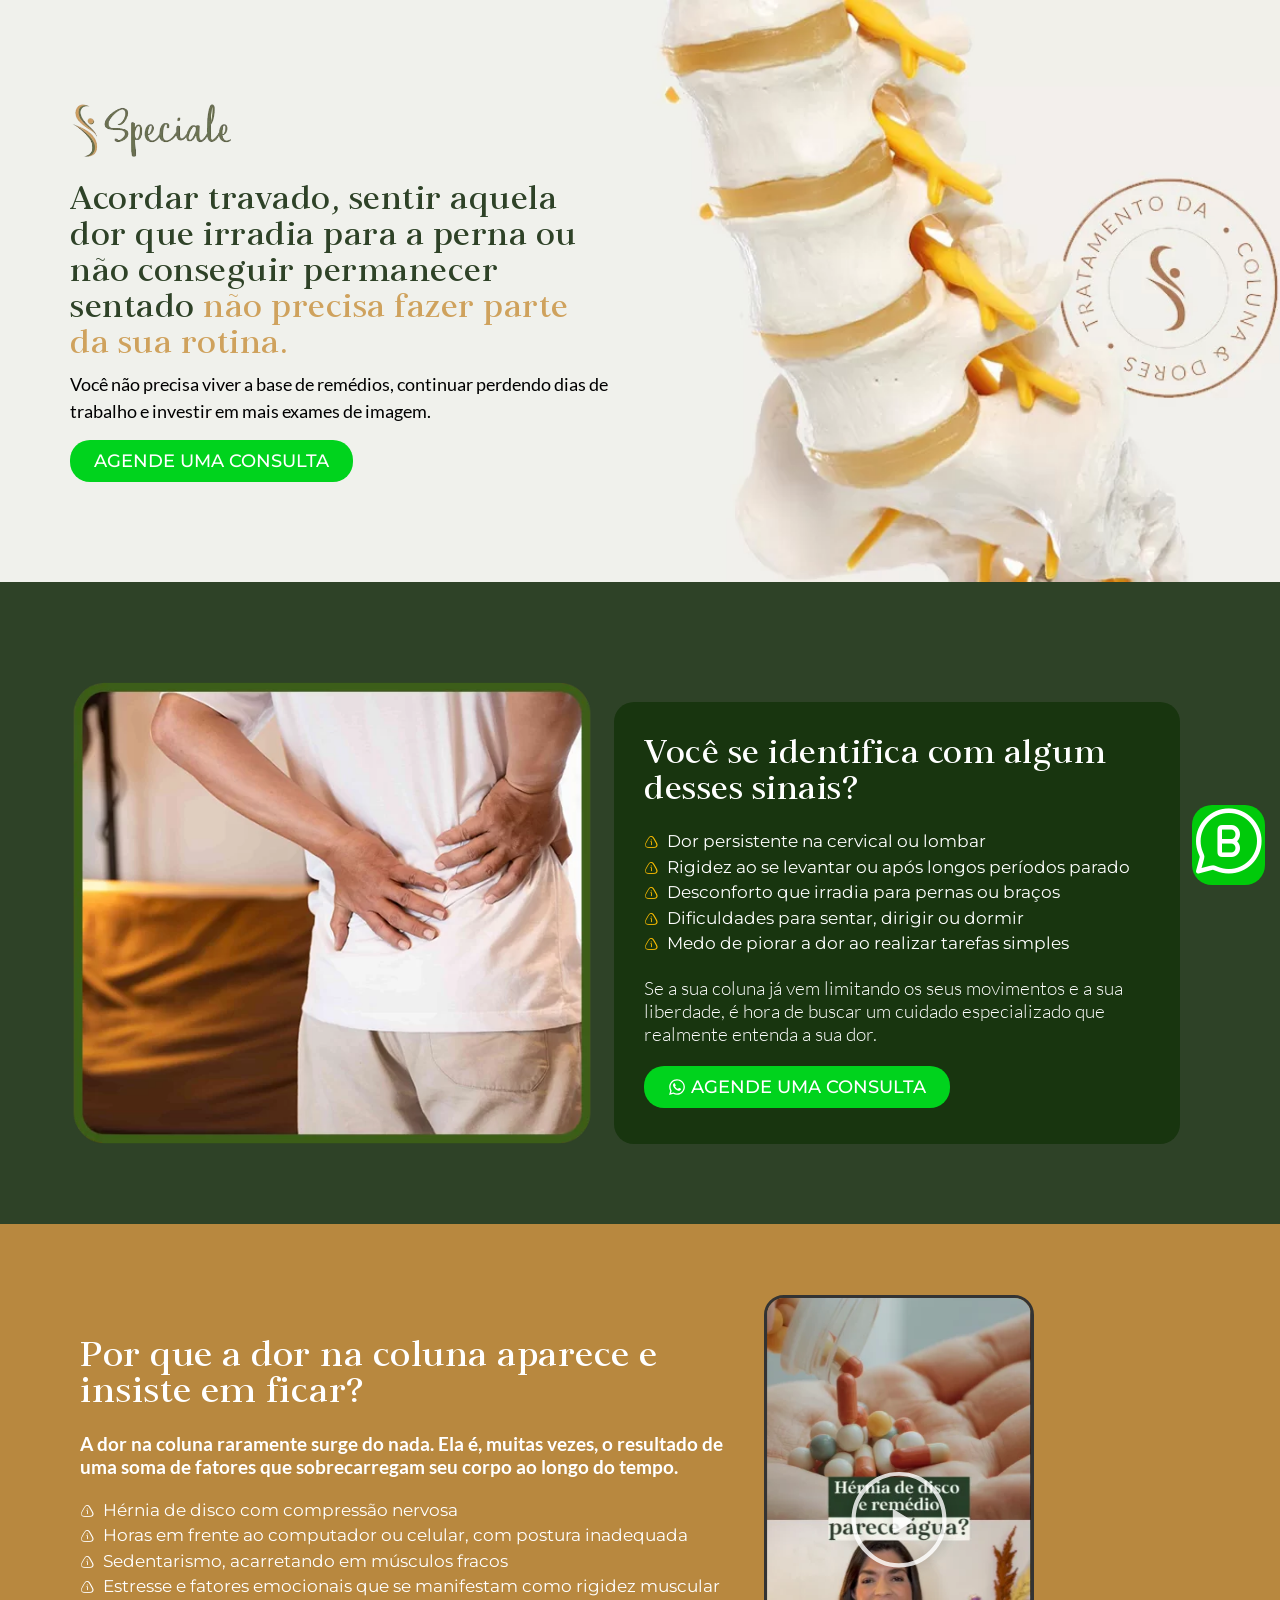
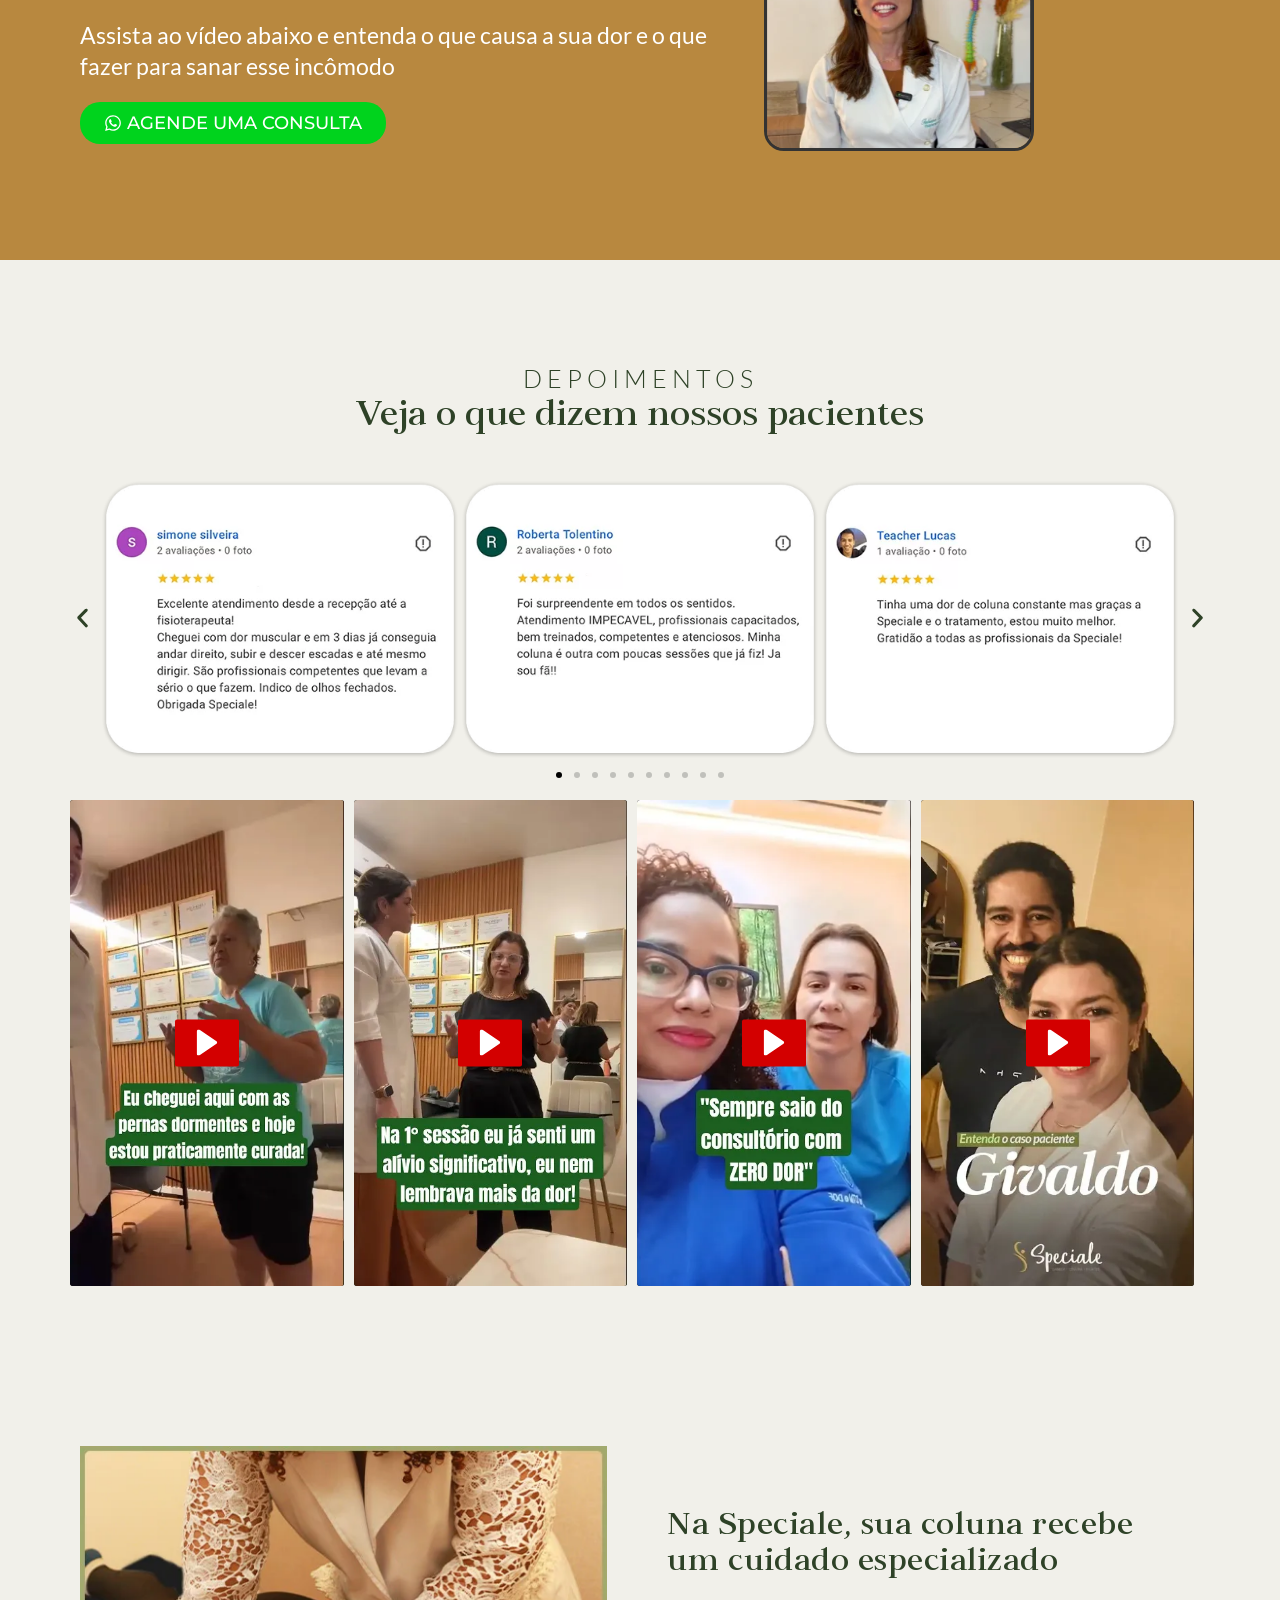
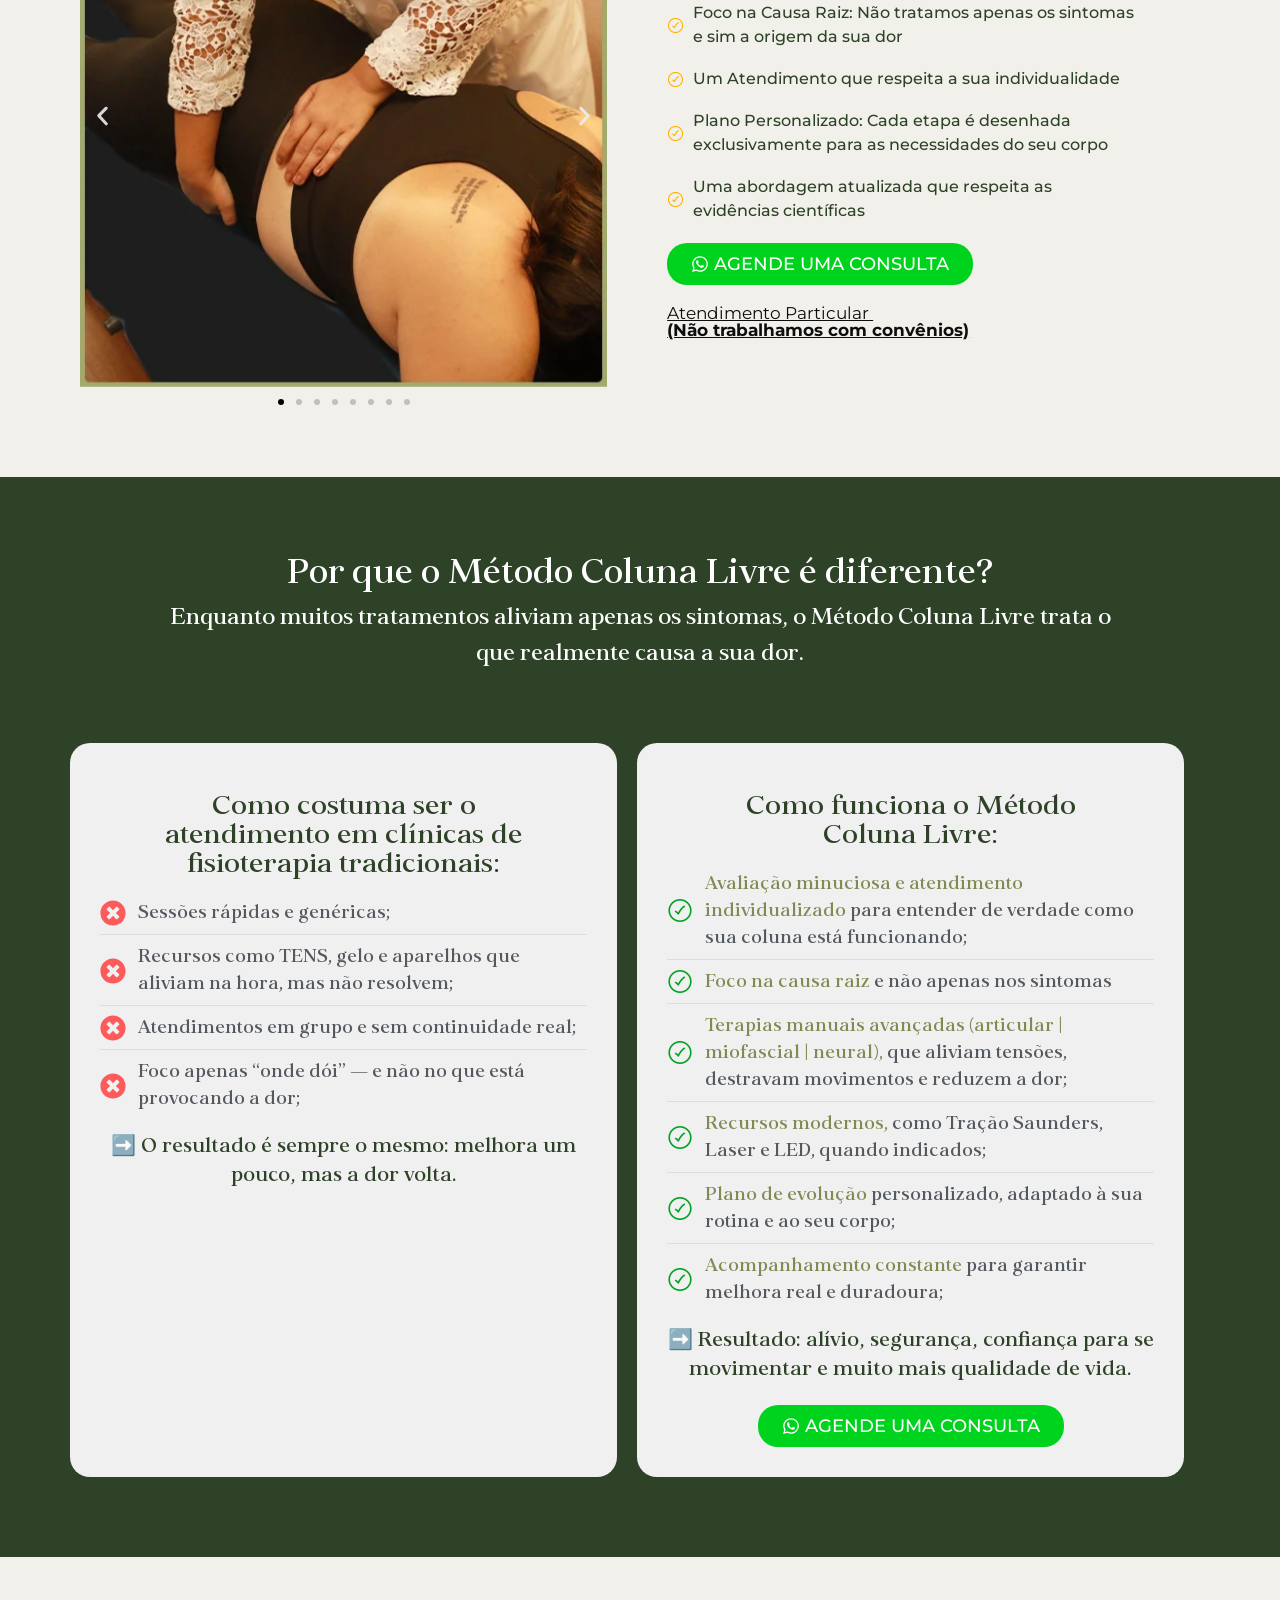
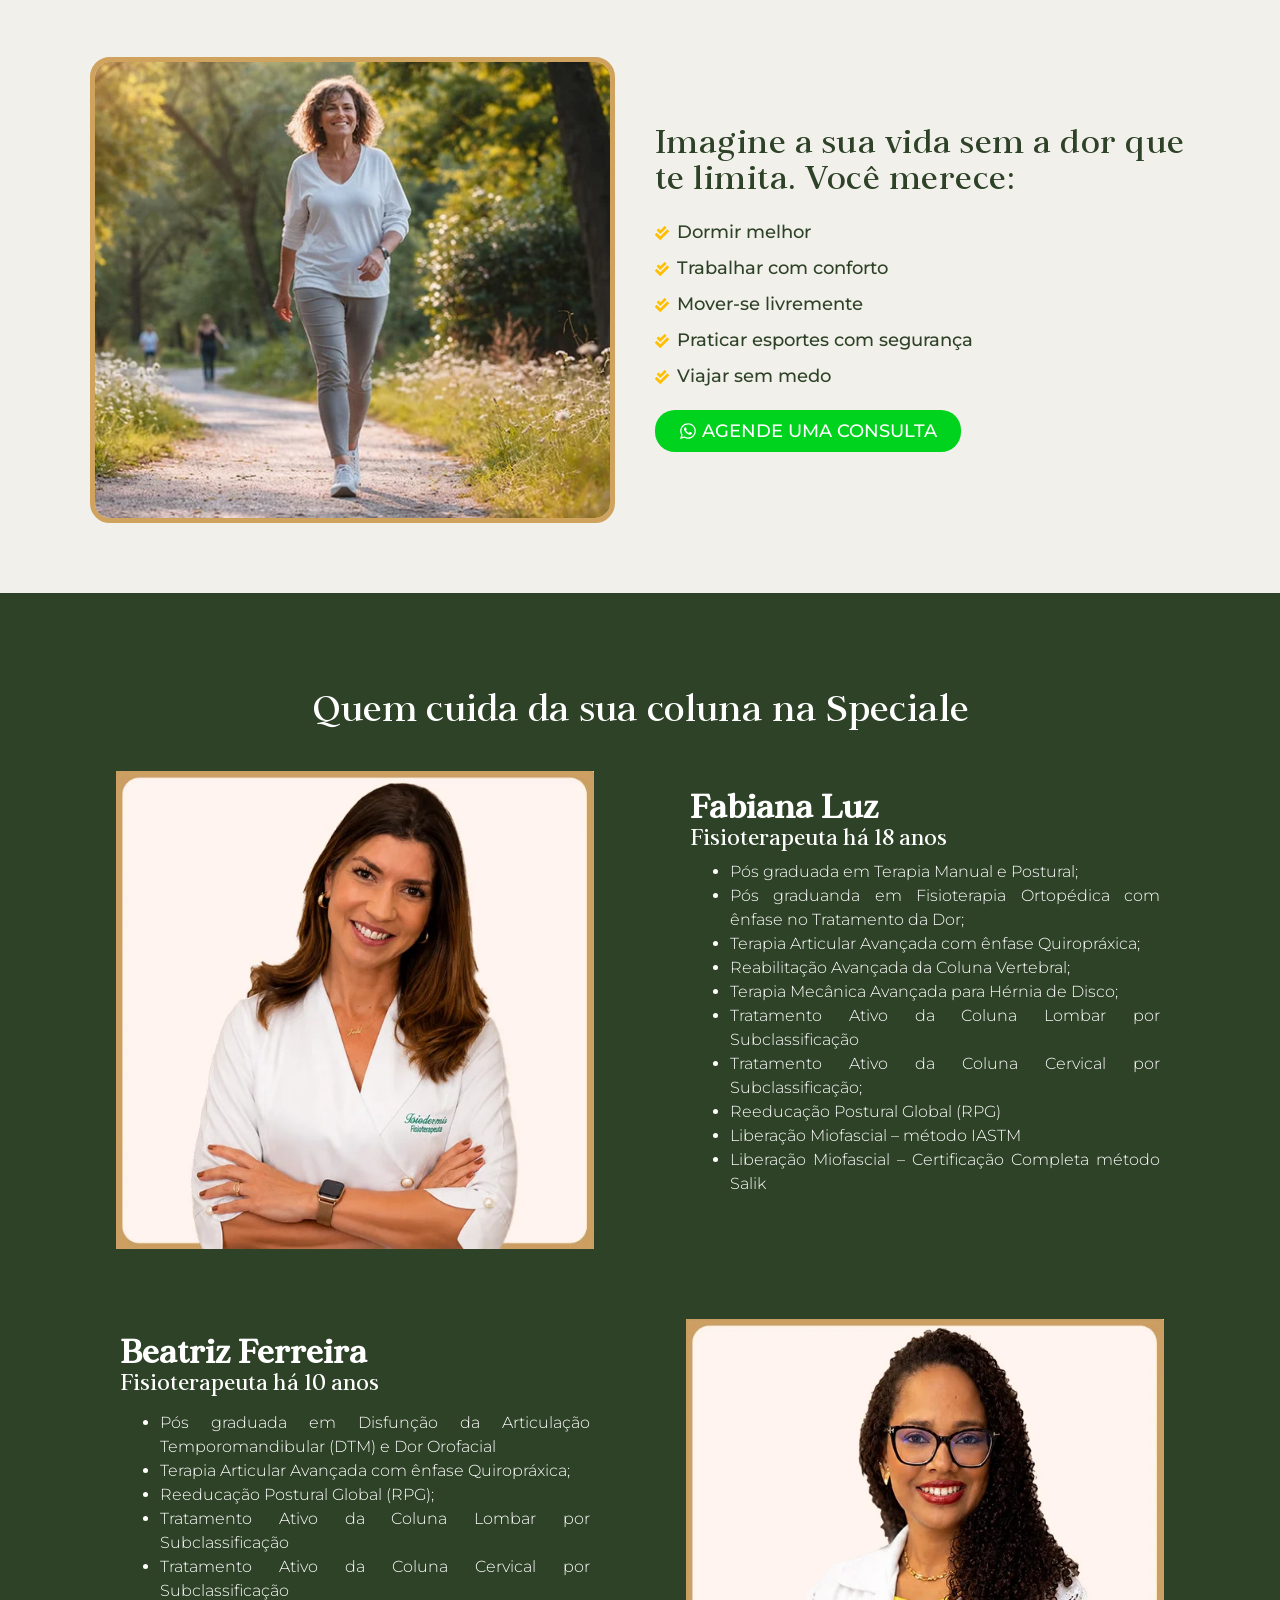
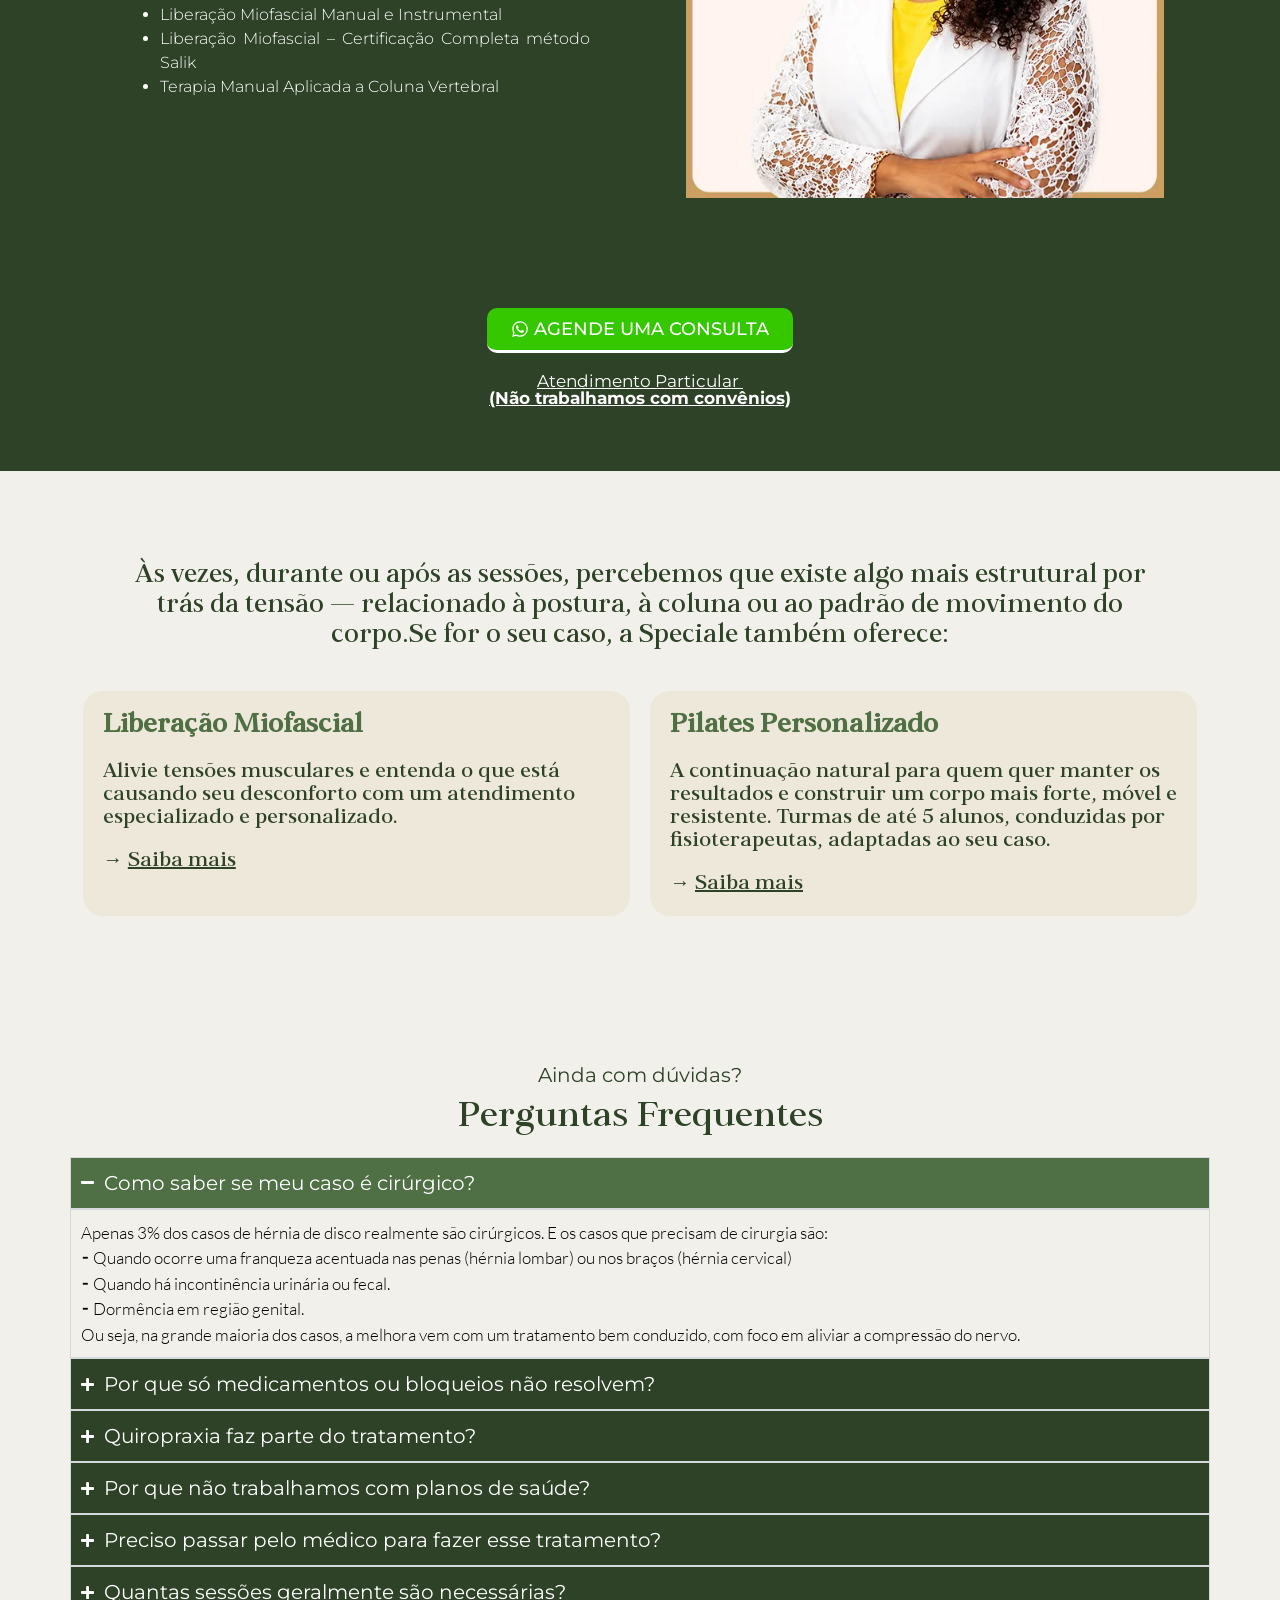
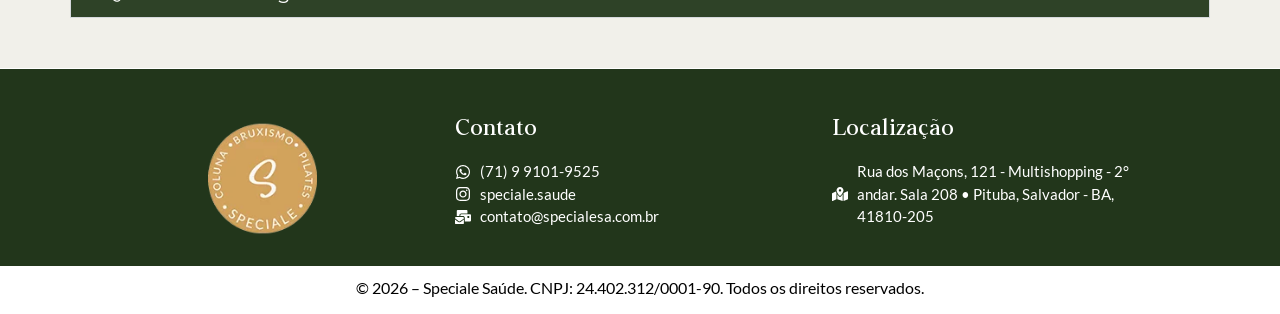
<file: coluna/index.html>
<!DOCTYPE html>
<html lang="pt-BR">
<head>
<meta charset="UTF-8">
<meta name="viewport" content="width=device-width, initial-scale=1.0, viewport-fit=cover">
<title>Tratamento de Dor na Coluna em Salvador | Speciale Saúde</title>
<meta name="description" content="Fisioterapia especializada em coluna em Salvador com o Método Coluna Livre: tratamento para hérnia de disco, dor ciática e lombar, com plano personalizado.">
<meta name="robots" content="index, follow, max-image-preview:large, max-snippet:-1, max-video-preview:-1">
<link rel="canonical" href="https://www.specialesa.com.br/coluna/">
<meta name="theme-color" content="#2e4227">
<meta name="geo.region" content="BR-BA">
<meta name="geo.placename" content="Salvador">

<!-- Compartilhamento (Open Graph e Twitter/X) -->
<meta property="og:locale" content="pt_BR">
<meta property="og:type" content="website">
<meta property="og:site_name" content="Speciale Saúde">
<meta property="og:url" content="https://www.specialesa.com.br/coluna/">
<meta property="og:title" content="Tratamento de Dor na Coluna em Salvador | Speciale Saúde">
<meta property="og:description" content="Fisioterapia especializada em coluna em Salvador com o Método Coluna Livre: tratamento para hérnia de disco, dor ciática e lombar, com plano personalizado.">
<meta property="og:image" content="https://www.specialesa.com.br/assets/images/og-coluna.jpg">
<meta property="og:image:width" content="1200">
<meta property="og:image:height" content="630">
<meta property="og:image:type" content="image/jpeg">
<meta property="og:image:alt" content="Tratamento de dor na coluna com o Método Coluna Livre na Speciale Saúde">
<meta name="twitter:card" content="summary_large_image">
<meta name="twitter:title" content="Tratamento de Dor na Coluna em Salvador | Speciale Saúde">
<meta name="twitter:description" content="Fisioterapia especializada em coluna em Salvador com o Método Coluna Livre: tratamento para hérnia de disco, dor ciática e lombar, com plano personalizado.">
<meta name="twitter:image" content="https://www.specialesa.com.br/assets/images/og-coluna.jpg">
<meta name="twitter:image:alt" content="Tratamento de dor na coluna com o Método Coluna Livre na Speciale Saúde">

<!-- LCP: imagem do topo e fontes da primeira dobra -->
<link rel="preload" href="../assets/images/DORCOLUNA_CAPA-1.webp" as="image" media="(min-width: 1025px)" fetchpriority="high">
<link rel="preload" href="../assets/images/DORCOLUNA_CAPA_mobile1.webp" as="image" media="(max-width: 1024px)" fetchpriority="high">
<link rel="preload" href="../assets/fonts/elgraine-medium.woff2" as="font" type="font/woff2" crossorigin>
<link rel="preload" href="../assets/fonts/lato-400-latin.woff2" as="font" type="font/woff2" crossorigin>
<link rel="preload" href="../assets/fonts/montserrat-var-latin.woff2" as="font" type="font/woff2" crossorigin>

<link rel="stylesheet" href="../assets/css/fonts.css">
<link rel="stylesheet" href="../assets/css/coluna.css">
<link rel="stylesheet" href="../assets/css/static.css">
<script src="../assets/js/carousel.js" defer></script>
<script src="../assets/js/accordion.js" defer></script>
<script src="../assets/js/video.js" defer></script>
<script src="../assets/js/quiz.js" defer></script>

<link rel="icon" href="../assets/images/cropped-Logofavicon-32x32.png" sizes="32x32">
<link rel="icon" href="../assets/images/cropped-Logofavicon-192x192.png" sizes="192x192">
<link rel="apple-touch-icon" href="../assets/images/cropped-Logofavicon-180x180.png">
<link rel="manifest" href="../site.webmanifest">

<!-- Dados estruturados (schema.org) -->
<script type="application/ld+json">
{
 "@context": "https://schema.org",
 "@graph": [
  {
   "@type": "MedicalBusiness",
   "@id": "https://www.specialesa.com.br/#organization",
   "name": "Speciale Saúde",
   "alternateName": "Speciale",
   "url": "https://www.specialesa.com.br/",
   "description": "Clínica de fisioterapia especializada e Pilates Clínico na Pituba, em Salvador: tratamento para dor na coluna e hérnia de disco, DTM e bruxismo, liberação miofascial, RPG e fisioterapia integral.",
   "logo": {
    "@type": "ImageObject",
    "url": "https://www.specialesa.com.br/assets/images/cropped-Logofavicon-512x512.png",
    "width": 512,
    "height": 512
   },
   "image": "https://www.specialesa.com.br/assets/images/og-home.jpg",
   "medicalSpecialty": "Physiotherapy",
   "telephone": "+55-71-99101-9525",
   "email": "contato@specialesa.com.br",
   "taxID": "24.402.312/0001-90",
   "address": {
    "@type": "PostalAddress",
    "streetAddress": "Rua dos Maçons, 121 - Multishopping, 2º andar, Sala 208 - Pituba",
    "addressLocality": "Salvador",
    "addressRegion": "BA",
    "postalCode": "41810-205",
    "addressCountry": "BR"
   },
   "hasMap": "https://maps.google.com/maps?q=Rua%20dos%20Ma%C3%A7ons%2C%20121%20-%20Multishopping%20121%20%E2%80%A2%20Pituba%2C%20Salvador%20-%20BA%2C%2041810-205",
   "areaServed": {
    "@type": "City",
    "name": "Salvador"
   },
   "sameAs": [
    "https://www.instagram.com/speciale.saude/"
   ],
   "contactPoint": {
    "@type": "ContactPoint",
    "telephone": "+55-71-99101-9525",
    "email": "contato@specialesa.com.br",
    "contactType": "customer service",
    "areaServed": "BR",
    "availableLanguage": "Portuguese"
   },
   "availableService": [
    {
     "@type": "MedicalTherapy",
     "name": "Fisioterapia especializada em coluna"
    },
    {
     "@type": "MedicalTherapy",
     "name": "Tratamento de DTM e bruxismo"
    },
    {
     "@type": "MedicalTherapy",
     "name": "Liberação miofascial"
    },
    {
     "@type": "MedicalTherapy",
     "name": "RPG (Reeducação Postural Global)"
    },
    {
     "@type": "MedicalTherapy",
     "name": "Fisioterapia integral para lesões musculoesqueléticas"
    },
    {
     "@type": "MedicalTherapy",
     "name": "Pilates clínico"
    }
   ],
   "employee": [
    {
     "@type": "Person",
     "name": "Fabiana Luz",
     "jobTitle": "Fisioterapeuta",
     "description": "Fisioterapeuta há 18 anos"
    },
    {
     "@type": "Person",
     "name": "Beatriz Ferreira",
     "jobTitle": "Fisioterapeuta",
     "description": "Fisioterapeuta há 10 anos"
    },
    {
     "@type": "Person",
     "name": "Clara Carmo",
     "jobTitle": "Fisioterapeuta"
    },
    {
     "@type": "Person",
     "name": "Lousiane Mendes",
     "jobTitle": "Fisioterapeuta"
    },
    {
     "@type": "Person",
     "name": "Michaele Cardozo",
     "jobTitle": "Fisioterapeuta"
    },
    {
     "@type": "Person",
     "name": "Patrícia Zurcher",
     "jobTitle": "Fisioterapeuta"
    }
   ]
  },
  {
   "@type": "WebSite",
   "@id": "https://www.specialesa.com.br/#website",
   "url": "https://www.specialesa.com.br/",
   "name": "Speciale Saúde",
   "inLanguage": "pt-BR",
   "publisher": {
    "@id": "https://www.specialesa.com.br/#organization"
   }
  },
  {
   "@type": "WebPage",
   "@id": "https://www.specialesa.com.br/coluna/#webpage",
   "url": "https://www.specialesa.com.br/coluna/",
   "name": "Tratamento de Dor na Coluna em Salvador | Speciale Saúde",
   "description": "Fisioterapia especializada em coluna em Salvador com o Método Coluna Livre: tratamento para hérnia de disco, dor ciática e lombar, com plano personalizado.",
   "inLanguage": "pt-BR",
   "isPartOf": {
    "@id": "https://www.specialesa.com.br/#website"
   },
   "about": {
    "@id": "https://www.specialesa.com.br/#organization"
   },
   "primaryImageOfPage": {
    "@type": "ImageObject",
    "url": "https://www.specialesa.com.br/assets/images/og-coluna.jpg",
    "width": 1200,
    "height": 630
   },
   "breadcrumb": {
    "@id": "https://www.specialesa.com.br/coluna/#breadcrumb"
   }
  },
  {
   "@type": "BreadcrumbList",
   "@id": "https://www.specialesa.com.br/coluna/#breadcrumb",
   "itemListElement": [
    {
     "@type": "ListItem",
     "position": 1,
     "name": "Início",
     "item": "https://www.specialesa.com.br/"
    },
    {
     "@type": "ListItem",
     "position": 2,
     "name": "Tratamento de dor na coluna",
     "item": "https://www.specialesa.com.br/coluna/"
    }
   ]
  },
  {
   "@type": "Service",
   "@id": "https://www.specialesa.com.br/coluna/#service",
   "name": "Fisioterapia especializada em coluna — Método Coluna Livre",
   "serviceType": "Fisioterapia para coluna",
   "description": "Fisioterapia especializada em coluna em Salvador com o Método Coluna Livre: tratamento para hérnia de disco, dor ciática e lombar, com plano personalizado.",
   "url": "https://www.specialesa.com.br/coluna/",
   "provider": {
    "@id": "https://www.specialesa.com.br/#organization"
   },
   "areaServed": {
    "@type": "City",
    "name": "Salvador"
   }
  },
  {
   "@type": "FAQPage",
   "@id": "https://www.specialesa.com.br/coluna/#faq",
   "mainEntity": [
    {
     "@type": "Question",
     "name": "Como saber se meu caso é cirúrgico?",
     "acceptedAnswer": {
      "@type": "Answer",
      "text": "Apenas 3% dos casos de hérnia de disco realmente são cirúrgicos. E os casos que precisam de cirurgia são: ⁃ Quando ocorre uma franqueza acentuada nas penas (hérnia lombar) ou nos braços (hérnia cervical) ⁃ Quando há incontinência urinária ou fecal. ⁃ Dormência em região genital. Ou seja, na grande maioria dos casos, a melhora vem com um tratamento bem conduzido, com foco em aliviar a compressão do nervo."
     }
    },
    {
     "@type": "Question",
     "name": "Por que só medicamentos ou bloqueios não resolvem?",
     "acceptedAnswer": {
      "@type": "Answer",
      "text": "Os medicamentos são paliativos, ou seja, só agem nos sintomas. Ao parar de se medicar, as dores voltam. A fisioterapia especializada vai agir na descompressão do nervo, ou seja, na causa da dor, na origem do problema. Por isso, só medicamentos ou bloqueios não vão resolver o problema de forma duradoura."
     }
    },
    {
     "@type": "Question",
     "name": "Quiropraxia faz parte do tratamento?",
     "acceptedAnswer": {
      "@type": "Answer",
      "text": "A quiropraxia é uma das técnicas que abordamos no nosso plano de tratamento especializado em coluna, pois acreditamos que o somatório de técnicas articulares, miofasciais, neurais e exercícios terapêuticos específicos em conjunto trazem melhores resultados aos nossos pacientes."
     }
    },
    {
     "@type": "Question",
     "name": "Por que não trabalhamos com planos de saúde?",
     "acceptedAnswer": {
      "@type": "Answer",
      "text": "Nós optamos pelo atendimento particular porque nosso padrão de qualidade exige dedicação total a um paciente por vez, com alta resolutividade clínica. Como o tratamento é 100% focado, personalizado e assertivo, o alívio é mais rápido, exigindo menos sessões."
     }
    },
    {
     "@type": "Question",
     "name": "Preciso passar pelo médico para fazer esse tratamento?",
     "acceptedAnswer": {
      "@type": "Answer",
      "text": "Não é necessário. O fisioterapeuta especializado pode ser o profissional de primeiro contato com o paciente. Logo, não precisa de solicitação médica para iniciar o tratamento."
     }
    },
    {
     "@type": "Question",
     "name": "Quantas sessões geralmente são necessárias?",
     "acceptedAnswer": {
      "@type": "Answer",
      "text": "A conduta fisioterapeuta é definida após a avaliação detalhada. O número de sessões varia conforme a condição clínica e resposta de cada paciente. Alguns pacientes melhoram já nas primeiras sessões, outros, um pouco mais, portanto não há um número fixo, mas a fisioterapeuta irá monitorar e ajustar conforme a necessidade do paciente."
     }
    }
   ]
  }
 ]
}
</script>
</head>
<body class="wp-singular page-template page-template-elementor_canvas page page-id-1596 wp-embed-responsive wp-theme-hello-elementor hello-elementor-default elementor-default elementor-template-canvas elementor-kit-5 elementor-page elementor-page-1596">
<div data-elementor-type="wp-post" data-elementor-id="1596" class="elementor elementor-1596">

<!-- Acordar travado, sentir aquela dor que irradia para a perna ou não conseguir per -->
<div class="elementor-element elementor-element-365766c1 e-flex e-con-boxed e-con e-parent"><div class="e-con-inner"><div class="elementor-element elementor-element-3592b5ce e-con-full e-flex e-con e-child"><div class="elementor-element elementor-element-5a2b39e0 elementor-widget elementor-widget-image"><div class="elementor-widget-container">
<img decoding="async" width="300" height="116" src="../assets/images/logo_specialepng.webp" class="attachment-large size-large wp-image-11" alt="Speciale Saúde" /></div></div><div class="elementor-element elementor-element-76f9932 elementor-fixed elementor-view-default ha-has-bg-overlay elementor-widget elementor-widget-icon"><div class="elementor-widget-container"><div class="elementor-icon-wrapper">
<a class="elementor-icon" href="https://wa.me/5571991019525?text=Ol%C3%A1%2C%20vim%20atrav%C3%A9s%20da%20BIO%20do%20Instagram%20e%20gostaria%20de%20informa%C3%A7%C3%B5es%20sobre%20o%20Plano%20de%20tratamento%20para%20dores%20na%20coluna%20-%20m%C3%A9todo%20COLUNA%20LIVRE.%20">
<i aria-hidden="true" class="huge huge-whatsapp-business"></i>			</a></div></div></div><div class="elementor-element elementor-element-2c3c2841 elementor-widget elementor-widget-heading"><div class="elementor-widget-container"><h1 class="elementor-heading-title elementor-size-default">Acordar travado, sentir aquela dor que irradia para a perna ou não conseguir permanecer sentado <span style="color: #CFA25D"> não precisa fazer parte da sua rotina.</span></h1></div></div><div class="elementor-element elementor-element-0ee8a0e elementor-widget elementor-widget-text-editor"><div class="elementor-widget-container"><p>Você não precisa viver a base de remédios, continuar perdendo dias de trabalho e investir em mais exames de imagem.</p></div></div><div class="elementor-element elementor-element-c7bd6d0 elementor-align-left elementor-widget__width-inherit elementor-widget elementor-widget-button"><div class="elementor-widget-container"><div class="elementor-button-wrapper">
<a class="elementor-button elementor-button-link elementor-size-sm" href="https://wa.me/5571991019525?text=Ol%C3%A1%2C%20vim%20atrav%C3%A9s%20da%20BIO%20do%20Instagram%20e%20gostaria%20de%20informa%C3%A7%C3%B5es%20sobre%20o%20Plano%20de%20tratamento%20para%20dores%20na%20coluna%20-%20m%C3%A9todo%20COLUNA%20LIVRE.%20">
<span class="elementor-button-content-wrapper">
<span class="elementor-button-text">AGENDE UMA CONSULTA</span>
</span>
</a></div></div></div></div><div class="elementor-element elementor-element-78fc597d e-con-full e-flex e-con e-child"></div></div></div>

<!-- Você se identifica com algum desses sinais? -->
<div class="elementor-element elementor-element-6dd96009 e-flex e-con-boxed e-con e-parent"><div class="e-con-inner"><div class="elementor-element elementor-element-5d680487 e-con-full e-flex e-con e-child"><div class="elementor-element elementor-element-5b713f7 elementor-widget elementor-widget-image"><div class="elementor-widget-container">
<img decoding="async" width="588" height="518" src="../assets/images/dorciatica.webp" class="attachment-large size-large wp-image-14" alt="Pessoa com dor lombar que irradia para a perna" srcset="../assets/images/dorciatica.webp 588w, ../assets/images/dorciatica-300x264.webp 300w" sizes="(max-width: 588px) 100vw, 588px" /></div></div></div><div class="elementor-element elementor-element-0d4c9af e-con-full e-flex e-con e-child"><div class="elementor-element elementor-element-a7f6bd5 elementor-widget elementor-widget-heading"><div class="elementor-widget-container"><h2 class="elementor-heading-title elementor-size-default">Você se identifica com algum desses sinais?</h2></div></div><div class="elementor-element elementor-element-01ff83d elementor-icon-list--layout-traditional elementor-list-item-link-full_width elementor-widget elementor-widget-icon-list"><div class="elementor-widget-container"><ul class="elementor-icon-list-items"><li class="elementor-icon-list-item">
<span class="elementor-icon-list-icon">
<i aria-hidden="true" class="huge huge-alert-01"></i>						</span>
<span class="elementor-icon-list-text">Dor persistente na cervical ou lombar</span></li><li class="elementor-icon-list-item">
<span class="elementor-icon-list-icon">
<i aria-hidden="true" class="huge huge-alert-01"></i>						</span>
<span class="elementor-icon-list-text">Rigidez ao se levantar ou após longos períodos parado</span></li><li class="elementor-icon-list-item">
<span class="elementor-icon-list-icon">
<i aria-hidden="true" class="huge huge-alert-01"></i>						</span>
<span class="elementor-icon-list-text">Desconforto que irradia para pernas ou braços</span></li><li class="elementor-icon-list-item">
<span class="elementor-icon-list-icon">
<i aria-hidden="true" class="huge huge-alert-01"></i>						</span>
<span class="elementor-icon-list-text">Dificuldades para sentar, dirigir ou dormir</span></li><li class="elementor-icon-list-item">
<span class="elementor-icon-list-icon">
<i aria-hidden="true" class="huge huge-alert-01"></i>						</span>
<span class="elementor-icon-list-text">Medo de piorar a dor ao realizar tarefas simples</span></li></ul></div></div><div class="elementor-element elementor-element-e197549 elementor-widget elementor-widget-heading"><div class="elementor-widget-container"><h2 class="elementor-heading-title elementor-size-default">Se a sua coluna já vem limitando os seus movimentos e a sua liberdade, é hora de buscar um cuidado especializado que realmente entenda a sua dor.</h2></div></div><div class="elementor-element elementor-element-baf95f2 elementor-align-left elementor-widget__width-inherit elementor-widget elementor-widget-button"><div class="elementor-widget-container"><div class="elementor-button-wrapper">
<a class="elementor-button elementor-button-link elementor-size-sm" href="https://wa.me/5571991019525?text=Ol%C3%A1%2C%20vim%20atrav%C3%A9s%20da%20BIO%20do%20Instagram%20e%20gostaria%20de%20informa%C3%A7%C3%B5es%20sobre%20o%20Plano%20de%20tratamento%20para%20dores%20na%20coluna%20-%20m%C3%A9todo%20COLUNA%20LIVRE.%20">
<span class="elementor-button-content-wrapper">
<span class="elementor-button-icon">
<svg aria-hidden="true" class="e-font-icon-svg e-fab-whatsapp" viewBox="0 0 448 512" xmlns="http://www.w3.org/2000/svg"><path d="M380.9 97.1C339 55.1 283.2 32 223.9 32c-122.4 0-222 99.6-222 222 0 39.1 10.2 77.3 29.6 111L0 480l117.7-30.9c32.4 17.7 68.9 27 106.1 27h.1c122.3 0 224.1-99.6 224.1-222 0-59.3-25.2-115-67.1-157zm-157 341.6c-33.2 0-65.7-8.9-94-25.7l-6.7-4-69.8 18.3L72 359.2l-4.4-7c-18.5-29.4-28.2-63.3-28.2-98.2 0-101.7 82.8-184.5 184.6-184.5 49.3 0 95.6 19.2 130.4 54.1 34.8 34.9 56.2 81.2 56.1 130.5 0 101.8-84.9 184.6-186.6 184.6zm101.2-138.2c-5.5-2.8-32.8-16.2-37.9-18-5.1-1.9-8.8-2.8-12.5 2.8-3.7 5.6-14.3 18-17.6 21.8-3.2 3.7-6.5 4.2-12 1.4-32.6-16.3-54-29.1-75.5-66-5.7-9.8 5.7-9.1 16.3-30.3 1.8-3.7.9-6.9-.5-9.7-1.4-2.8-12.5-30.1-17.1-41.2-4.5-10.8-9.1-9.3-12.5-9.5-3.2-.2-6.9-.2-10.6-.2-3.7 0-9.7 1.4-14.8 6.9-5.1 5.6-19.4 19-19.4 46.3 0 27.3 19.9 53.7 22.6 57.4 2.8 3.7 39.1 59.7 94.8 83.8 35.2 15.2 49 16.5 66.6 13.9 10.7-1.6 32.8-13.4 37.4-26.4 4.6-13 4.6-24.1 3.2-26.4-1.3-2.5-5-3.9-10.5-6.6z"></path></svg>			</span>
<span class="elementor-button-text">AGENDE UMA CONSULTA</span>
</span>
</a></div></div></div></div></div></div>

<!-- Por que a dor na coluna aparece e insiste em ficar? -->
<div class="elementor-element elementor-element-40297d0 e-flex e-con-boxed e-con e-parent"><div class="e-con-inner"><div class="elementor-element elementor-element-1cdeae9 elementor-widget elementor-widget-menu-anchor"><div class="elementor-widget-container"><div class="elementor-menu-anchor" id="video"></div></div></div><div class="elementor-element elementor-element-5ce4172 e-con-full e-flex e-con e-child"><div class="elementor-element elementor-element-612d012 elementor-widget-tablet__width-inherit elementor-widget elementor-widget-heading"><div class="elementor-widget-container"><h2 class="elementor-heading-title elementor-size-default">Por que a dor na coluna aparece e insiste em ficar?</h2></div></div><div class="elementor-element elementor-element-fdf2fa6 elementor-widget elementor-widget-heading"><div class="elementor-widget-container"><h2 class="elementor-heading-title elementor-size-default">A dor na coluna raramente surge do nada. Ela é, muitas vezes, o resultado de uma soma de fatores que sobrecarregam seu corpo ao longo do tempo.</h2></div></div><div class="elementor-element elementor-element-1547639 elementor-icon-list--layout-traditional elementor-list-item-link-full_width elementor-widget elementor-widget-icon-list"><div class="elementor-widget-container"><ul class="elementor-icon-list-items"><li class="elementor-icon-list-item">
<span class="elementor-icon-list-icon">
<i aria-hidden="true" class="huge huge-alert-01"></i>						</span>
<span class="elementor-icon-list-text">Hérnia de disco com compressão nervosa</span></li><li class="elementor-icon-list-item">
<span class="elementor-icon-list-icon">
<i aria-hidden="true" class="huge huge-alert-01"></i>						</span>
<span class="elementor-icon-list-text">Horas em frente ao computador ou celular, com postura inadequada</span></li><li class="elementor-icon-list-item">
<span class="elementor-icon-list-icon">
<i aria-hidden="true" class="huge huge-alert-01"></i>						</span>
<span class="elementor-icon-list-text">Sedentarismo, acarretando em músculos fracos</span></li><li class="elementor-icon-list-item">
<span class="elementor-icon-list-icon">
<i aria-hidden="true" class="huge huge-alert-01"></i>						</span>
<span class="elementor-icon-list-text">Estresse e fatores emocionais que se manifestam como rigidez muscular</span></li></ul></div></div><div class="elementor-element elementor-element-ebfa6b4 elementor-widget elementor-widget-heading"><div class="elementor-widget-container"><h2 class="elementor-heading-title elementor-size-default">Assista ao vídeo abaixo e entenda o que causa a sua dor e o que fazer para sanar esse incômodo</h2></div></div><div class="elementor-element elementor-element-9853d01 elementor-align-left elementor-widget__width-inherit elementor-widget elementor-widget-button"><div class="elementor-widget-container"><div class="elementor-button-wrapper">
<a class="elementor-button elementor-button-link elementor-size-sm" href="https://wa.me/5571991019525?text=Ol%C3%A1%2C%20vim%20atrav%C3%A9s%20da%20BIO%20do%20Instagram%20e%20gostaria%20de%20informa%C3%A7%C3%B5es%20sobre%20o%20Plano%20de%20tratamento%20para%20dores%20na%20coluna%20-%20m%C3%A9todo%20COLUNA%20LIVRE.%20">
<span class="elementor-button-content-wrapper">
<span class="elementor-button-icon">
<svg aria-hidden="true" class="e-font-icon-svg e-fab-whatsapp" viewBox="0 0 448 512" xmlns="http://www.w3.org/2000/svg"><path d="M380.9 97.1C339 55.1 283.2 32 223.9 32c-122.4 0-222 99.6-222 222 0 39.1 10.2 77.3 29.6 111L0 480l117.7-30.9c32.4 17.7 68.9 27 106.1 27h.1c122.3 0 224.1-99.6 224.1-222 0-59.3-25.2-115-67.1-157zm-157 341.6c-33.2 0-65.7-8.9-94-25.7l-6.7-4-69.8 18.3L72 359.2l-4.4-7c-18.5-29.4-28.2-63.3-28.2-98.2 0-101.7 82.8-184.5 184.6-184.5 49.3 0 95.6 19.2 130.4 54.1 34.8 34.9 56.2 81.2 56.1 130.5 0 101.8-84.9 184.6-186.6 184.6zm101.2-138.2c-5.5-2.8-32.8-16.2-37.9-18-5.1-1.9-8.8-2.8-12.5 2.8-3.7 5.6-14.3 18-17.6 21.8-3.2 3.7-6.5 4.2-12 1.4-32.6-16.3-54-29.1-75.5-66-5.7-9.8 5.7-9.1 16.3-30.3 1.8-3.7.9-6.9-.5-9.7-1.4-2.8-12.5-30.1-17.1-41.2-4.5-10.8-9.1-9.3-12.5-9.5-3.2-.2-6.9-.2-10.6-.2-3.7 0-9.7 1.4-14.8 6.9-5.1 5.6-19.4 19-19.4 46.3 0 27.3 19.9 53.7 22.6 57.4 2.8 3.7 39.1 59.7 94.8 83.8 35.2 15.2 49 16.5 66.6 13.9 10.7-1.6 32.8-13.4 37.4-26.4 4.6-13 4.6-24.1 3.2-26.4-1.3-2.5-5-3.9-10.5-6.6z"></path></svg>			</span>
<span class="elementor-button-text">AGENDE UMA CONSULTA</span>
</span>
</a></div></div></div></div><div class="elementor-element elementor-element-4de5561 e-con-full e-flex e-con e-child"><div class="elementor-element elementor-element-4632d40 elementor-widget elementor-widget-video"><div class="elementor-widget-container"><div class="elementor-wrapper elementor-open-inline" data-youtube="LOvasWKDRJY" data-title="hernia de disco"><div class="elementor-video"></div><div class="elementor-custom-embed-image-overlay" style="background-image: url(../assets/images/Screenvideo.webp);"><div class="elementor-custom-embed-play" role="button" aria-label="Reproduzir vídeo" tabindex="0">
<svg aria-hidden="true" class="e-font-icon-svg e-eicon-play" viewBox="0 0 1000 1000" xmlns="http://www.w3.org/2000/svg"><path d="M838 162C746 71 633 25 500 25 371 25 258 71 163 162 71 254 25 367 25 500 25 633 71 746 163 837 254 929 367 979 500 979 633 979 746 933 838 837 929 746 975 633 975 500 975 367 929 254 838 162M808 192C892 279 933 379 933 500 933 621 892 725 808 808 725 892 621 938 500 938 379 938 279 896 196 808 113 725 67 621 67 500 67 379 108 279 196 192 279 108 383 62 500 62 621 62 721 108 808 192M438 392V642L642 517 438 392Z"></path></svg></div></div></div></div></div></div></div></div>

<!-- DEPOIMENTOS -->
<div class="elementor-element elementor-element-750f5298 e-flex e-con-boxed e-con e-parent"><div class="e-con-inner"><div class="elementor-element elementor-element-1acf0ecc elementor-widget__width-inherit elementor-widget elementor-widget-heading"><div class="elementor-widget-container"><h2 class="elementor-heading-title elementor-size-default">DEPOIMENTOS</h2></div></div><div class="elementor-element elementor-element-20a7c1f9 elementor-widget__width-inherit elementor-widget elementor-widget-heading"><div class="elementor-widget-container"><h2 class="elementor-heading-title elementor-size-default">Veja o que dizem nossos pacientes</h2></div></div><div class="elementor-element elementor-element-4b7bc2ee elementor-arrows-position-outside elementor-pagination-position-outside elementor-widget elementor-widget-image-carousel e-widget-swiper" data-carousel data-autoplay="5000" data-speed="500" data-pause-hover data-pause-interaction style="--spv-m:1;--spv-t:2;--spv-d:3;--gap-m:0;--gap-t:0;--gap-d:0"><div class="elementor-widget-container"><div class="elementor-image-carousel-wrapper swiper swiper-initialized swiper-horizontal swiper-pointer-events" role="region" aria-roledescription="carousel" aria-label="Carrossel de imagens" dir="ltr"><div class="elementor-image-carousel swiper-wrapper" id="carousel-4b7bc2ee" aria-live="off"><div class="swiper-slide" role="group" aria-roledescription="slide" aria-label="1 de 10"><figure class="swiper-slide-inner"><img loading="lazy" decoding="async" class="swiper-slide-image" src="../assets/images/Depoimento_03-1.webp" alt="Depoimento de paciente sobre o tratamento na Speciale Saúde (1 de 10)"  width="460" height="362" /></figure></div><div class="swiper-slide" role="group" aria-roledescription="slide" aria-label="2 de 10"><figure class="swiper-slide-inner"><img loading="lazy" decoding="async" class="swiper-slide-image" src="../assets/images/DEPOIMENTOS_HERNIADEDISCO2.webp" alt="Depoimento de paciente sobre o tratamento na Speciale Saúde (2 de 10)"  width="460" height="362" /></figure></div><div class="swiper-slide" role="group" aria-roledescription="slide" aria-label="3 de 10"><figure class="swiper-slide-inner"><img loading="lazy" decoding="async" class="swiper-slide-image" src="../assets/images/DEPOIMENTOS_HERNIADEDISCO3.webp" alt="Depoimento de paciente sobre o tratamento na Speciale Saúde (3 de 10)"  width="460" height="362" /></figure></div><div class="swiper-slide" role="group" aria-roledescription="slide" aria-label="4 de 10"><figure class="swiper-slide-inner"><img loading="lazy" decoding="async" class="swiper-slide-image" src="../assets/images/DEPOIMENTOS_HERNIADEDISCO4.webp" alt="Depoimento de paciente sobre o tratamento na Speciale Saúde (4 de 10)"  width="460" height="362" /></figure></div><div class="swiper-slide" role="group" aria-roledescription="slide" aria-label="5 de 10"><figure class="swiper-slide-inner"><img loading="lazy" decoding="async" class="swiper-slide-image" src="../assets/images/DEPOIMENTOS_HERNIADEDISCO5.webp" alt="Depoimento de paciente sobre o tratamento na Speciale Saúde (5 de 10)"  width="460" height="362" /></figure></div><div class="swiper-slide" role="group" aria-roledescription="slide" aria-label="6 de 10"><figure class="swiper-slide-inner"><img loading="lazy" decoding="async" class="swiper-slide-image" src="../assets/images/DEPOIMENTOS_HERNIADEDISCO6.webp" alt="Depoimento de paciente sobre o tratamento na Speciale Saúde (6 de 10)"  width="460" height="362" /></figure></div><div class="swiper-slide" role="group" aria-roledescription="slide" aria-label="7 de 10"><figure class="swiper-slide-inner"><img loading="lazy" decoding="async" class="swiper-slide-image" src="../assets/images/DEPOIMENTOS_HERNIADEDISCO7.webp" alt="Depoimento de paciente sobre o tratamento na Speciale Saúde (7 de 10)"  width="460" height="362" /></figure></div><div class="swiper-slide" role="group" aria-roledescription="slide" aria-label="8 de 10"><figure class="swiper-slide-inner"><img loading="lazy" decoding="async" class="swiper-slide-image" src="../assets/images/DEPOIMENTOS_HERNIADEDISCO8.webp" alt="Depoimento de paciente sobre o tratamento na Speciale Saúde (8 de 10)"  width="460" height="362" /></figure></div><div class="swiper-slide" role="group" aria-roledescription="slide" aria-label="9 de 10"><figure class="swiper-slide-inner"><img loading="lazy" decoding="async" class="swiper-slide-image" src="../assets/images/DEPOIMENTOS_HERNIADEDISCO9.webp" alt="Depoimento de paciente sobre o tratamento na Speciale Saúde (9 de 10)"  width="460" height="362" /></figure></div><div class="swiper-slide" role="group" aria-roledescription="slide" aria-label="10 de 10"><figure class="swiper-slide-inner"><img loading="lazy" decoding="async" class="swiper-slide-image" src="../assets/images/DEPOIMENTOS_HERNIADEDISCO10.webp" alt="Depoimento de paciente sobre o tratamento na Speciale Saúde (10 de 10)"  width="460" height="362" /></figure></div></div><div class="elementor-swiper-button elementor-swiper-button-prev" role="button" tabindex="0" aria-label="Slide anterior" aria-controls="carousel-4b7bc2ee">
<svg aria-hidden="true" class="e-font-icon-svg e-eicon-chevron-left" viewBox="0 0 1000 1000" xmlns="http://www.w3.org/2000/svg"><path d="M646 125C629 125 613 133 604 142L308 442C296 454 292 471 292 487 292 504 296 521 308 533L604 854C617 867 629 875 646 875 663 875 679 871 692 858 704 846 713 829 713 812 713 796 708 779 692 767L438 487 692 225C700 217 708 204 708 187 708 171 704 154 692 142 675 129 663 125 646 125Z"></path></svg></div><div class="elementor-swiper-button elementor-swiper-button-next" role="button" tabindex="0" aria-label="Próximo slide" aria-controls="carousel-4b7bc2ee">
<svg aria-hidden="true" class="e-font-icon-svg e-eicon-chevron-right" viewBox="0 0 1000 1000" xmlns="http://www.w3.org/2000/svg"><path d="M696 533C708 521 713 504 713 487 713 471 708 454 696 446L400 146C388 133 375 125 354 125 338 125 325 129 313 142 300 154 292 171 292 187 292 204 296 221 308 233L563 492 304 771C292 783 288 800 288 817 288 833 296 850 308 863 321 871 338 875 354 875 371 875 388 867 400 854L696 533Z"></path></svg></div><div class="swiper-pagination swiper-pagination-clickable swiper-pagination-bullets swiper-pagination-horizontal"><span class="swiper-pagination-bullet swiper-pagination-bullet-active" role="button" tabindex="0" aria-label="Ir para o slide 1" aria-current="true"></span><span class="swiper-pagination-bullet" role="button" tabindex="0" aria-label="Ir para o slide 2"></span><span class="swiper-pagination-bullet" role="button" tabindex="0" aria-label="Ir para o slide 3"></span><span class="swiper-pagination-bullet" role="button" tabindex="0" aria-label="Ir para o slide 4"></span><span class="swiper-pagination-bullet" role="button" tabindex="0" aria-label="Ir para o slide 5"></span><span class="swiper-pagination-bullet" role="button" tabindex="0" aria-label="Ir para o slide 6"></span><span class="swiper-pagination-bullet" role="button" tabindex="0" aria-label="Ir para o slide 7"></span><span class="swiper-pagination-bullet" role="button" tabindex="0" aria-label="Ir para o slide 8"></span><span class="swiper-pagination-bullet" role="button" tabindex="0" aria-label="Ir para o slide 9"></span><span class="swiper-pagination-bullet" role="button" tabindex="0" aria-label="Ir para o slide 10"></span></div></div></div></div><div class="elementor-element elementor-element-e9c30ec elementor-widget__width-initial elementor-widget-mobile__width-inherit elementor-widget elementor-widget-presto_video"><div class="elementor-widget-container"><figure class="wp-block-video presto-block-video  presto-provider-youtube" style="--plyr-color-main: var(--presto-player-highlight-color, #d30000); --presto-player-logo-width: 150px; --presto-player-aspect-ratio: 9/16;"><button type="button" class="yt-facade" data-youtube="X9OWbc_85mE" data-title="Eu cheguei aqui com as pernas dormentes" aria-label="Reproduzir vídeo: Eu cheguei aqui com as pernas dormentes"><img src="../assets/images/video-X9OWbc_85mE.webp" alt="" width="405" height="720" loading="lazy" decoding="async"><span class="yt-facade__play" aria-hidden="true"><svg viewBox="0 0 18 18"><path d="M15.562 8.1L3.87.225c-.818-.562-1.87 0-1.87.9v15.75c0 .9 1.052 1.462 1.87.9L15.563 9.9c.584-.45.584-1.35 0-1.8z"/></svg></span></button></figure></div></div><div class="elementor-element elementor-element-540334f elementor-widget__width-initial elementor-widget-mobile__width-inherit elementor-widget-tablet__width-initial elementor-widget elementor-widget-presto_video"><div class="elementor-widget-container"><figure class="wp-block-video presto-block-video  presto-provider-youtube" style="--plyr-color-main: var(--presto-player-highlight-color, #d30000); --presto-player-logo-width: 150px; --presto-player-aspect-ratio: 9/16;"><button type="button" class="yt-facade" data-youtube="9ipRh98isUg" data-title="Depoimento da Fisioterapeuta" aria-label="Reproduzir vídeo: Depoimento da Fisioterapeuta"><img src="../assets/images/video-9ipRh98isUg.webp" alt="" width="405" height="720" loading="lazy" decoding="async"><span class="yt-facade__play" aria-hidden="true"><svg viewBox="0 0 18 18"><path d="M15.562 8.1L3.87.225c-.818-.562-1.87 0-1.87.9v15.75c0 .9 1.052 1.462 1.87.9L15.563 9.9c.584-.45.584-1.35 0-1.8z"/></svg></span></button></figure></div></div><div class="elementor-element elementor-element-e71969f elementor-widget__width-initial elementor-widget-mobile__width-inherit elementor-widget elementor-widget-presto_video"><div class="elementor-widget-container"><figure class="wp-block-video presto-block-video  presto-provider-youtube" style="--plyr-color-main: var(--presto-player-highlight-color, #d30000); --presto-player-logo-width: 150px; --presto-player-aspect-ratio: 9/16;"><button type="button" class="yt-facade" data-youtube="JInoHS7aqgI" data-title="&quot;Eu não conseguia curar as minhas dores até encontrar a Speciale&quot; – Depoimento de Alice" aria-label="Reproduzir vídeo: &quot;Eu não conseguia curar as minhas dores até encontrar a Speciale&quot; – Depoimento de Alice"><img src="../assets/images/video-JInoHS7aqgI.webp" alt="" width="405" height="720" loading="lazy" decoding="async"><span class="yt-facade__play" aria-hidden="true"><svg viewBox="0 0 18 18"><path d="M15.562 8.1L3.87.225c-.818-.562-1.87 0-1.87.9v15.75c0 .9 1.052 1.462 1.87.9L15.563 9.9c.584-.45.584-1.35 0-1.8z"/></svg></span></button></figure></div></div><div class="elementor-element elementor-element-557080f elementor-widget__width-initial elementor-widget-mobile__width-inherit elementor-widget elementor-widget-presto_video"><div class="elementor-widget-container"><figure class="wp-block-video presto-block-video  presto-provider-youtube" style="--plyr-color-main: var(--presto-player-highlight-color, #d30000); --presto-player-logo-width: 150px; --presto-player-aspect-ratio: 9/16;"><button type="button" class="yt-facade" data-youtube="6KE1N4ilHXU" data-title="Depoimento - Givaldo" aria-label="Reproduzir vídeo: Depoimento - Givaldo"><img src="../assets/images/video-6KE1N4ilHXU.webp" alt="" width="405" height="720" loading="lazy" decoding="async"><span class="yt-facade__play" aria-hidden="true"><svg viewBox="0 0 18 18"><path d="M15.562 8.1L3.87.225c-.818-.562-1.87 0-1.87.9v15.75c0 .9 1.052 1.462 1.87.9L15.563 9.9c.584-.45.584-1.35 0-1.8z"/></svg></span></button></figure></div></div></div></div>

<!-- Na Speciale, sua coluna recebe um cuidado especializado -->
<div class="elementor-element elementor-element-7f07a69d e-flex e-con-boxed e-con e-parent"><div class="e-con-inner"><div class="elementor-element elementor-element-5740dffc e-con-full e-flex e-con e-child"><div class="elementor-element elementor-element-74f5f6cb elementor-hidden-desktop elementor-hidden-tablet elementor-widget elementor-widget-heading"><div class="elementor-widget-container"><h2 class="elementor-heading-title elementor-size-default">Na Speciale, sua coluna recebe um cuidado especializado</h2></div></div><div class="elementor-element elementor-element-f799844 elementor-arrows-position-inside elementor-pagination-position-outside elementor-widget elementor-widget-image-carousel e-widget-swiper" data-carousel data-autoplay="5000" data-speed="500" data-pause-hover data-pause-interaction style="--spv-m:1;--spv-t:1;--spv-d:1;--gap-m:0;--gap-t:0;--gap-d:0"><div class="elementor-widget-container"><div class="elementor-image-carousel-wrapper swiper swiper-initialized swiper-horizontal swiper-pointer-events swiper-backface-hidden" role="region" aria-roledescription="carousel" aria-label="Carrossel de imagens" dir="ltr"><div class="elementor-image-carousel swiper-wrapper" id="carousel-f799844" aria-live="off"><div class="swiper-slide" role="group" aria-roledescription="slide" aria-label="1 de 8"><figure class="swiper-slide-inner"><img loading="lazy" decoding="async" class="swiper-slide-image" src="../assets/images/FISIOTERAPIA.webp" alt="FISIOTERAPIA"  width="542" height="556" /></figure></div><div class="swiper-slide" role="group" aria-roledescription="slide" aria-label="2 de 8"><figure class="swiper-slide-inner"><img loading="lazy" decoding="async" class="swiper-slide-image" src="../assets/images/FISIOTERAPIA_ATENDIMENTO.webp" alt="FISIOTERAPIA_ATENDIMENTO"  width="542" height="556" /></figure></div><div class="swiper-slide" role="group" aria-roledescription="slide" aria-label="3 de 8"><figure class="swiper-slide-inner"><img loading="lazy" decoding="async" class="swiper-slide-image" src="../assets/images/FISIOTERAPIA_COLUNA-2026-04.webp" alt="FISIOTERAPIA_COLUNA"  width="542" height="556" /></figure></div><div class="swiper-slide" role="group" aria-roledescription="slide" aria-label="4 de 8"><figure class="swiper-slide-inner"><img loading="lazy" decoding="async" class="swiper-slide-image" src="../assets/images/FISIOTERAPIA_PACIENTE.webp" alt="FISIOTERAPIA_PACIENTE"  width="542" height="556" /></figure></div><div class="swiper-slide" role="group" aria-roledescription="slide" aria-label="5 de 8"><figure class="swiper-slide-inner"><img loading="lazy" decoding="async" class="swiper-slide-image" src="../assets/images/FISIOTERAPIA_PERSONALIZADA.webp" alt="FISIOTERAPIA_PERSONALIZADA"  width="542" height="556" /></figure></div><div class="swiper-slide" role="group" aria-roledescription="slide" aria-label="6 de 8"><figure class="swiper-slide-inner"><img loading="lazy" decoding="async" class="swiper-slide-image" src="../assets/images/FISIOTERAPIA_SPECIALE.webp" alt="FISIOTERAPIA_SPECIALE"  width="542" height="556" /></figure></div><div class="swiper-slide" role="group" aria-roledescription="slide" aria-label="7 de 8"><figure class="swiper-slide-inner"><img loading="lazy" decoding="async" class="swiper-slide-image" src="../assets/images/FISIO_PHOENIX.webp" alt="FISIO_PHOENIX"  width="542" height="556" /></figure></div><div class="swiper-slide" role="group" aria-roledescription="slide" aria-label="8 de 8"><figure class="swiper-slide-inner"><img loading="lazy" decoding="async" class="swiper-slide-image" src="../assets/images/FISIOTERAPIA-LASE.webp" alt="FISIOTERAPIA-LASE"  width="542" height="556" /></figure></div></div><div class="elementor-swiper-button elementor-swiper-button-prev" role="button" tabindex="0" aria-label="Slide anterior" aria-controls="carousel-f799844">
<svg aria-hidden="true" class="e-font-icon-svg e-eicon-chevron-left" viewBox="0 0 1000 1000" xmlns="http://www.w3.org/2000/svg"><path d="M646 125C629 125 613 133 604 142L308 442C296 454 292 471 292 487 292 504 296 521 308 533L604 854C617 867 629 875 646 875 663 875 679 871 692 858 704 846 713 829 713 812 713 796 708 779 692 767L438 487 692 225C700 217 708 204 708 187 708 171 704 154 692 142 675 129 663 125 646 125Z"></path></svg></div><div class="elementor-swiper-button elementor-swiper-button-next" role="button" tabindex="0" aria-label="Próximo slide" aria-controls="carousel-f799844">
<svg aria-hidden="true" class="e-font-icon-svg e-eicon-chevron-right" viewBox="0 0 1000 1000" xmlns="http://www.w3.org/2000/svg"><path d="M696 533C708 521 713 504 713 487 713 471 708 454 696 446L400 146C388 133 375 125 354 125 338 125 325 129 313 142 300 154 292 171 292 187 292 204 296 221 308 233L563 492 304 771C292 783 288 800 288 817 288 833 296 850 308 863 321 871 338 875 354 875 371 875 388 867 400 854L696 533Z"></path></svg></div><div class="swiper-pagination swiper-pagination-clickable swiper-pagination-bullets swiper-pagination-horizontal"><span class="swiper-pagination-bullet swiper-pagination-bullet-active" role="button" tabindex="0" aria-label="Ir para o slide 1" aria-current="true"></span><span class="swiper-pagination-bullet" role="button" tabindex="0" aria-label="Ir para o slide 2"></span><span class="swiper-pagination-bullet" role="button" tabindex="0" aria-label="Ir para o slide 3"></span><span class="swiper-pagination-bullet" role="button" tabindex="0" aria-label="Ir para o slide 4"></span><span class="swiper-pagination-bullet" role="button" tabindex="0" aria-label="Ir para o slide 5"></span><span class="swiper-pagination-bullet" role="button" tabindex="0" aria-label="Ir para o slide 6"></span><span class="swiper-pagination-bullet" role="button" tabindex="0" aria-label="Ir para o slide 7"></span><span class="swiper-pagination-bullet" role="button" tabindex="0" aria-label="Ir para o slide 8"></span></div></div></div></div></div><div class="elementor-element elementor-element-3314e5e0 e-con-full e-flex e-con e-child"><div class="elementor-element elementor-element-32b7ca7 elementor-hidden-mobile elementor-widget elementor-widget-heading"><div class="elementor-widget-container"><h2 class="elementor-heading-title elementor-size-default">Na Speciale, sua coluna recebe um cuidado especializado</h2></div></div><div class="elementor-element elementor-element-871b9b1 elementor-icon-list--layout-traditional elementor-list-item-link-full_width elementor-widget elementor-widget-icon-list"><div class="elementor-widget-container"><ul class="elementor-icon-list-items"><li class="elementor-icon-list-item">
<span class="elementor-icon-list-icon">
<i aria-hidden="true" class="huge huge-checkmark-circle-01"></i>						</span>
<span class="elementor-icon-list-text">Foco na Causa Raiz: Não tratamos apenas os sintomas e sim a origem da sua dor</span></li><li class="elementor-icon-list-item">
<span class="elementor-icon-list-icon">
<i aria-hidden="true" class="huge huge-checkmark-circle-01"></i>						</span>
<span class="elementor-icon-list-text">Um Atendimento que respeita a sua individualidade</span></li><li class="elementor-icon-list-item">
<span class="elementor-icon-list-icon">
<i aria-hidden="true" class="huge huge-checkmark-circle-01"></i>						</span>
<span class="elementor-icon-list-text">Plano Personalizado: Cada etapa é desenhada exclusivamente para as necessidades do seu corpo</span></li><li class="elementor-icon-list-item">
<span class="elementor-icon-list-icon">
<i aria-hidden="true" class="huge huge-checkmark-circle-01"></i>						</span>
<span class="elementor-icon-list-text">Uma abordagem atualizada que respeita as evidências científicas</span></li></ul></div></div><div class="elementor-element elementor-element-1e73c5f5 elementor-align-left elementor-widget__width-inherit elementor-widget elementor-widget-button"><div class="elementor-widget-container"><div class="elementor-button-wrapper">
<a class="elementor-button elementor-button-link elementor-size-sm" href="https://wa.me/5571991019525?text=Ol%C3%A1%2C%20vim%20atrav%C3%A9s%20da%20BIO%20do%20Instagram%20e%20gostaria%20de%20informa%C3%A7%C3%B5es%20sobre%20o%20Plano%20de%20tratamento%20para%20dores%20na%20coluna%20-%20m%C3%A9todo%20COLUNA%20LIVRE.%20">
<span class="elementor-button-content-wrapper">
<span class="elementor-button-icon">
<svg aria-hidden="true" class="e-font-icon-svg e-fab-whatsapp" viewBox="0 0 448 512" xmlns="http://www.w3.org/2000/svg"><path d="M380.9 97.1C339 55.1 283.2 32 223.9 32c-122.4 0-222 99.6-222 222 0 39.1 10.2 77.3 29.6 111L0 480l117.7-30.9c32.4 17.7 68.9 27 106.1 27h.1c122.3 0 224.1-99.6 224.1-222 0-59.3-25.2-115-67.1-157zm-157 341.6c-33.2 0-65.7-8.9-94-25.7l-6.7-4-69.8 18.3L72 359.2l-4.4-7c-18.5-29.4-28.2-63.3-28.2-98.2 0-101.7 82.8-184.5 184.6-184.5 49.3 0 95.6 19.2 130.4 54.1 34.8 34.9 56.2 81.2 56.1 130.5 0 101.8-84.9 184.6-186.6 184.6zm101.2-138.2c-5.5-2.8-32.8-16.2-37.9-18-5.1-1.9-8.8-2.8-12.5 2.8-3.7 5.6-14.3 18-17.6 21.8-3.2 3.7-6.5 4.2-12 1.4-32.6-16.3-54-29.1-75.5-66-5.7-9.8 5.7-9.1 16.3-30.3 1.8-3.7.9-6.9-.5-9.7-1.4-2.8-12.5-30.1-17.1-41.2-4.5-10.8-9.1-9.3-12.5-9.5-3.2-.2-6.9-.2-10.6-.2-3.7 0-9.7 1.4-14.8 6.9-5.1 5.6-19.4 19-19.4 46.3 0 27.3 19.9 53.7 22.6 57.4 2.8 3.7 39.1 59.7 94.8 83.8 35.2 15.2 49 16.5 66.6 13.9 10.7-1.6 32.8-13.4 37.4-26.4 4.6-13 4.6-24.1 3.2-26.4-1.3-2.5-5-3.9-10.5-6.6z"></path></svg>			</span>
<span class="elementor-button-text">AGENDE UMA CONSULTA</span>
</span>
</a></div></div></div><div class="elementor-element elementor-element-7880d00 elementor-widget-mobile__width-inherit elementor-widget elementor-widget-text-editor"><div class="elementor-widget-container"><p><u>Atendimento Particular <br /></u><strong><u>(Não trabalhamos com convênios)</u></strong></p></div></div></div></div></div>

<!-- Por que o Método Coluna Livre é diferente? -->
<div class="elementor-element elementor-element-c188cc8 e-flex e-con-boxed e-con e-parent"><div class="e-con-inner"><div class="elementor-element elementor-element-7bfa68a elementor-widget__width-inherit elementor-widget elementor-widget-heading"><div class="elementor-widget-container"><h2 class="elementor-heading-title elementor-size-default">Por que o Método Coluna Livre é diferente?</h2></div></div><div class="elementor-element elementor-element-90a05ba elementor-widget__width-initial elementor-widget-mobile__width-inherit elementor-widget elementor-widget-heading"><div class="elementor-widget-container"><h2 class="elementor-heading-title elementor-size-default">Enquanto muitos tratamentos aliviam apenas os sintomas, o Método Coluna Livre trata o que realmente causa a sua dor.</h2></div></div><div class="elementor-element elementor-element-9cdcf74 e-con-full e-flex e-con e-child"><div class="elementor-element elementor-element-427a488 elementor-widget__width-initial elementor-widget elementor-widget-heading"><div class="elementor-widget-container"><h2 class="elementor-heading-title elementor-size-default">Como costuma ser o atendimento em clínicas de fisioterapia tradicionais:</h2></div></div><div class="elementor-element elementor-element-2d10376 elementor-icon-list--layout-traditional elementor-list-item-link-full_width elementor-widget elementor-widget-icon-list"><div class="elementor-widget-container"><ul class="elementor-icon-list-items"><li class="elementor-icon-list-item">
<span class="elementor-icon-list-icon">
<svg aria-hidden="true" class="e-font-icon-svg e-fas-times-circle" viewBox="0 0 512 512" xmlns="http://www.w3.org/2000/svg"><path d="M256 8C119 8 8 119 8 256s111 248 248 248 248-111 248-248S393 8 256 8zm121.6 313.1c4.7 4.7 4.7 12.3 0 17L338 377.6c-4.7 4.7-12.3 4.7-17 0L256 312l-65.1 65.6c-4.7 4.7-12.3 4.7-17 0L134.4 338c-4.7-4.7-4.7-12.3 0-17l65.6-65-65.6-65.1c-4.7-4.7-4.7-12.3 0-17l39.6-39.6c4.7-4.7 12.3-4.7 17 0l65 65.7 65.1-65.6c4.7-4.7 12.3-4.7 17 0l39.6 39.6c4.7 4.7 4.7 12.3 0 17L312 256l65.6 65.1z"></path></svg>						</span>
<span class="elementor-icon-list-text">Sessões rápidas e genéricas; </span></li><li class="elementor-icon-list-item">
<span class="elementor-icon-list-icon">
<svg aria-hidden="true" class="e-font-icon-svg e-fas-times-circle" viewBox="0 0 512 512" xmlns="http://www.w3.org/2000/svg"><path d="M256 8C119 8 8 119 8 256s111 248 248 248 248-111 248-248S393 8 256 8zm121.6 313.1c4.7 4.7 4.7 12.3 0 17L338 377.6c-4.7 4.7-12.3 4.7-17 0L256 312l-65.1 65.6c-4.7 4.7-12.3 4.7-17 0L134.4 338c-4.7-4.7-4.7-12.3 0-17l65.6-65-65.6-65.1c-4.7-4.7-4.7-12.3 0-17l39.6-39.6c4.7-4.7 12.3-4.7 17 0l65 65.7 65.1-65.6c4.7-4.7 12.3-4.7 17 0l39.6 39.6c4.7 4.7 4.7 12.3 0 17L312 256l65.6 65.1z"></path></svg>						</span>
<span class="elementor-icon-list-text">Recursos como TENS, gelo e aparelhos que aliviam na hora, mas não resolvem;</span></li><li class="elementor-icon-list-item">
<span class="elementor-icon-list-icon">
<svg aria-hidden="true" class="e-font-icon-svg e-fas-times-circle" viewBox="0 0 512 512" xmlns="http://www.w3.org/2000/svg"><path d="M256 8C119 8 8 119 8 256s111 248 248 248 248-111 248-248S393 8 256 8zm121.6 313.1c4.7 4.7 4.7 12.3 0 17L338 377.6c-4.7 4.7-12.3 4.7-17 0L256 312l-65.1 65.6c-4.7 4.7-12.3 4.7-17 0L134.4 338c-4.7-4.7-4.7-12.3 0-17l65.6-65-65.6-65.1c-4.7-4.7-4.7-12.3 0-17l39.6-39.6c4.7-4.7 12.3-4.7 17 0l65 65.7 65.1-65.6c4.7-4.7 12.3-4.7 17 0l39.6 39.6c4.7 4.7 4.7 12.3 0 17L312 256l65.6 65.1z"></path></svg>						</span>
<span class="elementor-icon-list-text">Atendimentos em grupo e sem continuidade real;</span></li><li class="elementor-icon-list-item">
<span class="elementor-icon-list-icon">
<svg aria-hidden="true" class="e-font-icon-svg e-fas-times-circle" viewBox="0 0 512 512" xmlns="http://www.w3.org/2000/svg"><path d="M256 8C119 8 8 119 8 256s111 248 248 248 248-111 248-248S393 8 256 8zm121.6 313.1c4.7 4.7 4.7 12.3 0 17L338 377.6c-4.7 4.7-12.3 4.7-17 0L256 312l-65.1 65.6c-4.7 4.7-12.3 4.7-17 0L134.4 338c-4.7-4.7-4.7-12.3 0-17l65.6-65-65.6-65.1c-4.7-4.7-4.7-12.3 0-17l39.6-39.6c4.7-4.7 12.3-4.7 17 0l65 65.7 65.1-65.6c4.7-4.7 12.3-4.7 17 0l39.6 39.6c4.7 4.7 4.7 12.3 0 17L312 256l65.6 65.1z"></path></svg>						</span>
<span class="elementor-icon-list-text">Foco apenas “onde dói” — e não no que está provocando a dor;</span></li></ul></div></div><div class="elementor-element elementor-element-c140180 elementor-widget__width-inherit elementor-widget elementor-widget-heading"><div class="elementor-widget-container"><h2 class="elementor-heading-title elementor-size-default">➡️ O resultado é sempre o mesmo: melhora um pouco, mas a dor volta.</h2></div></div></div><div class="elementor-element elementor-element-9be3bd7 e-con-full e-flex e-con e-child"><div class="elementor-element elementor-element-0c46467 elementor-widget__width-initial elementor-widget elementor-widget-heading"><div class="elementor-widget-container"><h2 class="elementor-heading-title elementor-size-default">Como funciona o Método Coluna Livre:</h2></div></div><div class="elementor-element elementor-element-ae44778 elementor-icon-list--layout-traditional elementor-list-item-link-full_width elementor-widget elementor-widget-icon-list"><div class="elementor-widget-container"><ul class="elementor-icon-list-items"><li class="elementor-icon-list-item">
<span class="elementor-icon-list-icon">
<i aria-hidden="true" class="huge huge-checkmark-circle-01"></i>						</span>
<span class="elementor-icon-list-text"><b><span style="color: #7e8c54">Avaliação minuciosa e atendimento individualizado</span> </b>para entender de verdade como sua coluna está funcionando;</span></li><li class="elementor-icon-list-item">
<span class="elementor-icon-list-icon">
<i aria-hidden="true" class="huge huge-checkmark-circle-01"></i>						</span>
<span class="elementor-icon-list-text"><b><span style="color: #7e8c54">Foco na causa raiz </span> </b>e não apenas nos sintomas</span></li><li class="elementor-icon-list-item">
<span class="elementor-icon-list-icon">
<i aria-hidden="true" class="huge huge-checkmark-circle-01"></i>						</span>
<span class="elementor-icon-list-text"><span style="color: #7e8c54"><b>Terapias manuais avançadas (articular | miofascial | neural),</b></span> que aliviam tensões, destravam movimentos e reduzem a dor;</span></li><li class="elementor-icon-list-item">
<span class="elementor-icon-list-icon">
<i aria-hidden="true" class="huge huge-checkmark-circle-01"></i>						</span>
<span class="elementor-icon-list-text"><span style="color: #7e8c54"><b>Recursos modernos,</b></span> como Tração Saunders, Laser e LED, quando indicados;</span></li><li class="elementor-icon-list-item">
<span class="elementor-icon-list-icon">
<i aria-hidden="true" class="huge huge-checkmark-circle-01"></i>						</span>
<span class="elementor-icon-list-text"><span style="color: #7e8c54"> <b>Plano de evolução</b></span><b> </b>personalizado, adaptado à sua rotina e ao seu corpo;</span></li><li class="elementor-icon-list-item">
<span class="elementor-icon-list-icon">
<i aria-hidden="true" class="huge huge-checkmark-circle-01"></i>						</span>
<span class="elementor-icon-list-text"><span style="color: #7e8c54"><b>Acompanhamento constante</b></span> para garantir melhora real e duradoura;</span></li></ul></div></div><div class="elementor-element elementor-element-0517aec elementor-widget__width-inherit elementor-widget elementor-widget-heading"><div class="elementor-widget-container"><h2 class="elementor-heading-title elementor-size-default">➡️ Resultado: alívio, segurança, confiança para se movimentar e muito mais qualidade de vida.</h2></div></div><div class="elementor-element elementor-element-5754e8e5 elementor-align-center elementor-widget__width-inherit elementor-widget elementor-widget-button"><div class="elementor-widget-container"><div class="elementor-button-wrapper">
<a class="elementor-button elementor-button-link elementor-size-sm" href="https://wa.me/5571991019525?text=Ol%C3%A1%2C%20vim%20atrav%C3%A9s%20da%20BIO%20do%20Instagram%20e%20gostaria%20de%20informa%C3%A7%C3%B5es%20sobre%20o%20Plano%20de%20tratamento%20para%20dores%20na%20coluna%20-%20m%C3%A9todo%20COLUNA%20LIVRE.%20">
<span class="elementor-button-content-wrapper">
<span class="elementor-button-icon">
<svg aria-hidden="true" class="e-font-icon-svg e-fab-whatsapp" viewBox="0 0 448 512" xmlns="http://www.w3.org/2000/svg"><path d="M380.9 97.1C339 55.1 283.2 32 223.9 32c-122.4 0-222 99.6-222 222 0 39.1 10.2 77.3 29.6 111L0 480l117.7-30.9c32.4 17.7 68.9 27 106.1 27h.1c122.3 0 224.1-99.6 224.1-222 0-59.3-25.2-115-67.1-157zm-157 341.6c-33.2 0-65.7-8.9-94-25.7l-6.7-4-69.8 18.3L72 359.2l-4.4-7c-18.5-29.4-28.2-63.3-28.2-98.2 0-101.7 82.8-184.5 184.6-184.5 49.3 0 95.6 19.2 130.4 54.1 34.8 34.9 56.2 81.2 56.1 130.5 0 101.8-84.9 184.6-186.6 184.6zm101.2-138.2c-5.5-2.8-32.8-16.2-37.9-18-5.1-1.9-8.8-2.8-12.5 2.8-3.7 5.6-14.3 18-17.6 21.8-3.2 3.7-6.5 4.2-12 1.4-32.6-16.3-54-29.1-75.5-66-5.7-9.8 5.7-9.1 16.3-30.3 1.8-3.7.9-6.9-.5-9.7-1.4-2.8-12.5-30.1-17.1-41.2-4.5-10.8-9.1-9.3-12.5-9.5-3.2-.2-6.9-.2-10.6-.2-3.7 0-9.7 1.4-14.8 6.9-5.1 5.6-19.4 19-19.4 46.3 0 27.3 19.9 53.7 22.6 57.4 2.8 3.7 39.1 59.7 94.8 83.8 35.2 15.2 49 16.5 66.6 13.9 10.7-1.6 32.8-13.4 37.4-26.4 4.6-13 4.6-24.1 3.2-26.4-1.3-2.5-5-3.9-10.5-6.6z"></path></svg>			</span>
<span class="elementor-button-text">AGENDE UMA CONSULTA</span>
</span>
</a></div></div></div></div></div></div>

<!-- Imagine a sua vida sem a dor que te limita. Você merece: -->
<div class="elementor-element elementor-element-a9000cf e-flex e-con-boxed e-con e-parent"><div class="e-con-inner"><div class="elementor-element elementor-element-09fc687 e-con-full e-flex e-con e-child"><div class="elementor-element elementor-element-9acfd35 elementor-widget elementor-widget-image"><div class="elementor-widget-container">
<img loading="lazy" decoding="async" width="525" height="465" src="../assets/images/andando-1.webp" class="attachment-full size-full wp-image-1116" alt="Mulher caminhando ao ar livre, sem dor" srcset="../assets/images/andando-1.webp 525w, ../assets/images/andando-1-300x266.webp 300w" sizes="(max-width: 525px) 100vw, 525px" /></div></div></div><div class="elementor-element elementor-element-3905733 e-con-full e-flex e-con e-child"><div class="elementor-element elementor-element-8be6d8a elementor-widget elementor-widget-heading"><div class="elementor-widget-container"><h2 class="elementor-heading-title elementor-size-default">Imagine a sua vida sem a dor que te limita. Você merece:</h2></div></div><div class="elementor-element elementor-element-526d300 elementor-icon-list--layout-traditional elementor-list-item-link-full_width elementor-widget elementor-widget-icon-list"><div class="elementor-widget-container"><ul class="elementor-icon-list-items"><li class="elementor-icon-list-item">
<span class="elementor-icon-list-icon">
<svg aria-hidden="true" class="e-font-icon-svg e-fas-check-double" viewBox="0 0 512 512" xmlns="http://www.w3.org/2000/svg"><path d="M505 174.8l-39.6-39.6c-9.4-9.4-24.6-9.4-33.9 0L192 374.7 80.6 263.2c-9.4-9.4-24.6-9.4-33.9 0L7 302.9c-9.4 9.4-9.4 24.6 0 34L175 505c9.4 9.4 24.6 9.4 33.9 0l296-296.2c9.4-9.5 9.4-24.7.1-34zm-324.3 106c6.2 6.3 16.4 6.3 22.6 0l208-208.2c6.2-6.3 6.2-16.4 0-22.6L366.1 4.7c-6.2-6.3-16.4-6.3-22.6 0L192 156.2l-55.4-55.5c-6.2-6.3-16.4-6.3-22.6 0L68.7 146c-6.2 6.3-6.2 16.4 0 22.6l112 112.2z"></path></svg>						</span>
<span class="elementor-icon-list-text">Dormir melhor</span></li><li class="elementor-icon-list-item">
<span class="elementor-icon-list-icon">
<svg aria-hidden="true" class="e-font-icon-svg e-fas-check-double" viewBox="0 0 512 512" xmlns="http://www.w3.org/2000/svg"><path d="M505 174.8l-39.6-39.6c-9.4-9.4-24.6-9.4-33.9 0L192 374.7 80.6 263.2c-9.4-9.4-24.6-9.4-33.9 0L7 302.9c-9.4 9.4-9.4 24.6 0 34L175 505c9.4 9.4 24.6 9.4 33.9 0l296-296.2c9.4-9.5 9.4-24.7.1-34zm-324.3 106c6.2 6.3 16.4 6.3 22.6 0l208-208.2c6.2-6.3 6.2-16.4 0-22.6L366.1 4.7c-6.2-6.3-16.4-6.3-22.6 0L192 156.2l-55.4-55.5c-6.2-6.3-16.4-6.3-22.6 0L68.7 146c-6.2 6.3-6.2 16.4 0 22.6l112 112.2z"></path></svg>						</span>
<span class="elementor-icon-list-text">Trabalhar com conforto</span></li><li class="elementor-icon-list-item">
<span class="elementor-icon-list-icon">
<svg aria-hidden="true" class="e-font-icon-svg e-fas-check-double" viewBox="0 0 512 512" xmlns="http://www.w3.org/2000/svg"><path d="M505 174.8l-39.6-39.6c-9.4-9.4-24.6-9.4-33.9 0L192 374.7 80.6 263.2c-9.4-9.4-24.6-9.4-33.9 0L7 302.9c-9.4 9.4-9.4 24.6 0 34L175 505c9.4 9.4 24.6 9.4 33.9 0l296-296.2c9.4-9.5 9.4-24.7.1-34zm-324.3 106c6.2 6.3 16.4 6.3 22.6 0l208-208.2c6.2-6.3 6.2-16.4 0-22.6L366.1 4.7c-6.2-6.3-16.4-6.3-22.6 0L192 156.2l-55.4-55.5c-6.2-6.3-16.4-6.3-22.6 0L68.7 146c-6.2 6.3-6.2 16.4 0 22.6l112 112.2z"></path></svg>						</span>
<span class="elementor-icon-list-text">Mover-se livremente</span></li><li class="elementor-icon-list-item">
<span class="elementor-icon-list-icon">
<svg aria-hidden="true" class="e-font-icon-svg e-fas-check-double" viewBox="0 0 512 512" xmlns="http://www.w3.org/2000/svg"><path d="M505 174.8l-39.6-39.6c-9.4-9.4-24.6-9.4-33.9 0L192 374.7 80.6 263.2c-9.4-9.4-24.6-9.4-33.9 0L7 302.9c-9.4 9.4-9.4 24.6 0 34L175 505c9.4 9.4 24.6 9.4 33.9 0l296-296.2c9.4-9.5 9.4-24.7.1-34zm-324.3 106c6.2 6.3 16.4 6.3 22.6 0l208-208.2c6.2-6.3 6.2-16.4 0-22.6L366.1 4.7c-6.2-6.3-16.4-6.3-22.6 0L192 156.2l-55.4-55.5c-6.2-6.3-16.4-6.3-22.6 0L68.7 146c-6.2 6.3-6.2 16.4 0 22.6l112 112.2z"></path></svg>						</span>
<span class="elementor-icon-list-text">Praticar esportes com segurança</span></li><li class="elementor-icon-list-item">
<span class="elementor-icon-list-icon">
<svg aria-hidden="true" class="e-font-icon-svg e-fas-check-double" viewBox="0 0 512 512" xmlns="http://www.w3.org/2000/svg"><path d="M505 174.8l-39.6-39.6c-9.4-9.4-24.6-9.4-33.9 0L192 374.7 80.6 263.2c-9.4-9.4-24.6-9.4-33.9 0L7 302.9c-9.4 9.4-9.4 24.6 0 34L175 505c9.4 9.4 24.6 9.4 33.9 0l296-296.2c9.4-9.5 9.4-24.7.1-34zm-324.3 106c6.2 6.3 16.4 6.3 22.6 0l208-208.2c6.2-6.3 6.2-16.4 0-22.6L366.1 4.7c-6.2-6.3-16.4-6.3-22.6 0L192 156.2l-55.4-55.5c-6.2-6.3-16.4-6.3-22.6 0L68.7 146c-6.2 6.3-6.2 16.4 0 22.6l112 112.2z"></path></svg>						</span>
<span class="elementor-icon-list-text">Viajar sem medo</span></li></ul></div></div><div class="elementor-element elementor-element-f690e56 elementor-align-left elementor-widget__width-inherit elementor-widget elementor-widget-button"><div class="elementor-widget-container"><div class="elementor-button-wrapper">
<a class="elementor-button elementor-button-link elementor-size-sm" href="https://wa.me/5571991019525?text=Ol%C3%A1%2C%20vim%20atrav%C3%A9s%20da%20BIO%20do%20Instagram%20e%20gostaria%20de%20informa%C3%A7%C3%B5es%20sobre%20o%20Plano%20de%20tratamento%20para%20dores%20na%20coluna%20-%20m%C3%A9todo%20COLUNA%20LIVRE.%20">
<span class="elementor-button-content-wrapper">
<span class="elementor-button-icon">
<svg aria-hidden="true" class="e-font-icon-svg e-fab-whatsapp" viewBox="0 0 448 512" xmlns="http://www.w3.org/2000/svg"><path d="M380.9 97.1C339 55.1 283.2 32 223.9 32c-122.4 0-222 99.6-222 222 0 39.1 10.2 77.3 29.6 111L0 480l117.7-30.9c32.4 17.7 68.9 27 106.1 27h.1c122.3 0 224.1-99.6 224.1-222 0-59.3-25.2-115-67.1-157zm-157 341.6c-33.2 0-65.7-8.9-94-25.7l-6.7-4-69.8 18.3L72 359.2l-4.4-7c-18.5-29.4-28.2-63.3-28.2-98.2 0-101.7 82.8-184.5 184.6-184.5 49.3 0 95.6 19.2 130.4 54.1 34.8 34.9 56.2 81.2 56.1 130.5 0 101.8-84.9 184.6-186.6 184.6zm101.2-138.2c-5.5-2.8-32.8-16.2-37.9-18-5.1-1.9-8.8-2.8-12.5 2.8-3.7 5.6-14.3 18-17.6 21.8-3.2 3.7-6.5 4.2-12 1.4-32.6-16.3-54-29.1-75.5-66-5.7-9.8 5.7-9.1 16.3-30.3 1.8-3.7.9-6.9-.5-9.7-1.4-2.8-12.5-30.1-17.1-41.2-4.5-10.8-9.1-9.3-12.5-9.5-3.2-.2-6.9-.2-10.6-.2-3.7 0-9.7 1.4-14.8 6.9-5.1 5.6-19.4 19-19.4 46.3 0 27.3 19.9 53.7 22.6 57.4 2.8 3.7 39.1 59.7 94.8 83.8 35.2 15.2 49 16.5 66.6 13.9 10.7-1.6 32.8-13.4 37.4-26.4 4.6-13 4.6-24.1 3.2-26.4-1.3-2.5-5-3.9-10.5-6.6z"></path></svg>			</span>
<span class="elementor-button-text">AGENDE UMA CONSULTA</span>
</span>
</a></div></div></div></div></div></div>

<!-- Quem cuida da sua coluna na Speciale -->
<div class="elementor-element elementor-element-4b2f96ad e-flex e-con-boxed e-con e-parent"><div class="e-con-inner"><div class="elementor-element elementor-element-861c108 elementor-widget__width-inherit elementor-widget elementor-widget-heading"><div class="elementor-widget-container"><h2 class="elementor-heading-title elementor-size-default">Quem cuida da sua coluna na Speciale</h2></div></div><div class="elementor-element elementor-element-149eb092 e-con-full e-flex e-con e-child"><div class="elementor-element elementor-element-721778f elementor-widget__width-inherit elementor-widget elementor-widget-heading"><div class="elementor-widget-container"><h2 class="elementor-heading-title elementor-size-default">Fabiana Luz</h2></div></div><div class="elementor-element elementor-element-c9ac0cc elementor-widget__width-inherit elementor-widget elementor-widget-heading"><div class="elementor-widget-container"><h2 class="elementor-heading-title elementor-size-default">Fisioterapeuta há 18 anos</h2></div></div><div class="elementor-element elementor-element-415dec8c elementor-widget elementor-widget-text-editor"><div class="elementor-widget-container"><ul><li>Pós graduada em Terapia Manual e Postural;</li><li>Pós graduanda em Fisioterapia Ortopédica com ênfase no Tratamento da Dor;</li><li>Terapia Articular Avançada com ênfase Quiropráxica;</li><li>Reabilitação Avançada da Coluna Vertebral;</li><li>Terapia Mecânica Avançada para Hérnia de Disco;</li><li>Tratamento Ativo da Coluna Lombar por Subclassificação</li><li>Tratamento Ativo da Coluna Cervical por Subclassificação;</li><li>Reeducação Postural Global (RPG)</li><li>Liberação Miofascial &#8211; método IASTM</li><li>Liberação Miofascial &#8211; Certificação Completa método Salik</li></ul></div></div></div><div class="elementor-element elementor-element-75176bc3 e-con-full e-flex e-con e-child"><div class="elementor-element elementor-element-b7e28c1 elementor-hidden-desktop elementor-widget elementor-widget-image"><div class="elementor-widget-container">
<img loading="lazy" decoding="async" width="335" height="300" src="../assets/images/BEATRIZ_FISIOTERAPIA-1-e1782784112250.webp" class="attachment-large size-large wp-image-1363" alt="Beatriz Ferreira, fisioterapeuta da Speciale Saúde" /></div></div><div class="elementor-element elementor-element-13e66c0 elementor-widget elementor-widget-heading"><div class="elementor-widget-container"><h2 class="elementor-heading-title elementor-size-default">Beatriz Ferreira</h2></div></div><div class="elementor-element elementor-element-9e9eed1 elementor-widget elementor-widget-heading"><div class="elementor-widget-container"><h2 class="elementor-heading-title elementor-size-default">Fisioterapeuta há 10 anos</h2></div></div><div class="elementor-element elementor-element-4a7390d elementor-widget elementor-widget-text-editor"><div class="elementor-widget-container"><ul><li>Pós graduada em Disfunção da Articulação Temporomandibular (DTM) e Dor Orofacial</li><li>Terapia Articular Avançada com ênfase Quiropráxica;</li><li>Reeducação Postural Global (RPG);</li><li>Tratamento Ativo da Coluna Lombar por Subclassificação</li><li>Tratamento Ativo da Coluna Cervical por Subclassificação</li><li>Liberação Miofascial Manual e Instrumental</li><li>Liberação Miofascial &#8211; Certificação Completa método Salik</li><li>Terapia Manual Aplicada a Coluna Vertebral</li></ul></div></div></div><div class="elementor-element elementor-element-588558ed e-con-full e-flex e-con e-child"><div class="elementor-element elementor-element-25efef elementor-widget elementor-widget-image"><div class="elementor-widget-container">
<img loading="lazy" decoding="async" width="600" height="600" src="../assets/images/FabianaLuz-Fisioterapeuta.webp" class="attachment-full size-full wp-image-2636" alt="Fabiana Luz, fisioterapeuta da Speciale Saúde" srcset="../assets/images/FabianaLuz-Fisioterapeuta.webp 600w, ../assets/images/FabianaLuz-Fisioterapeuta-300x300.webp 300w, ../assets/images/FabianaLuz-Fisioterapeuta-150x150.webp 150w" sizes="(max-width: 600px) 100vw, 600px" /></div></div></div><div class="elementor-element elementor-element-4a2fd2c4 e-con-full e-flex e-con e-child"><div class="elementor-element elementor-element-a7944bd elementor-hidden-tablet elementor-hidden-mobile elementor-widget elementor-widget-image"><div class="elementor-widget-container">
<img loading="lazy" decoding="async" width="600" height="600" src="../assets/images/Beatriz-Fisioterapeuta.webp" class="attachment-large size-large wp-image-2635" alt="Beatriz Ferreira, fisioterapeuta da Speciale Saúde" srcset="../assets/images/Beatriz-Fisioterapeuta.webp 600w, ../assets/images/Beatriz-Fisioterapeuta-300x300.webp 300w, ../assets/images/Beatriz-Fisioterapeuta-150x150.webp 150w" sizes="(max-width: 600px) 100vw, 600px" /></div></div></div></div></div>

<!-- seção -->
<div class="elementor-element elementor-element-7d62503e e-flex e-con-boxed e-con e-parent"><div class="e-con-inner"><div class="elementor-element elementor-element-2fef2444 elementor-align-center elementor-widget__width-initial elementor-widget elementor-widget-button"><div class="elementor-widget-container"><div class="elementor-button-wrapper">
<a class="elementor-button elementor-button-link elementor-size-sm" href="https://wa.me/5571991019525?text=Ol%C3%A1%2C%20vim%20atrav%C3%A9s%20da%20BIO%20do%20Instagram%20e%20gostaria%20de%20informa%C3%A7%C3%B5es%20sobre%20o%20Plano%20de%20tratamento%20para%20dores%20na%20coluna%20-%20m%C3%A9todo%20COLUNA%20LIVRE.%20">
<span class="elementor-button-content-wrapper">
<span class="elementor-button-icon">
<svg aria-hidden="true" class="e-font-icon-svg e-fab-whatsapp" viewBox="0 0 448 512" xmlns="http://www.w3.org/2000/svg"><path d="M380.9 97.1C339 55.1 283.2 32 223.9 32c-122.4 0-222 99.6-222 222 0 39.1 10.2 77.3 29.6 111L0 480l117.7-30.9c32.4 17.7 68.9 27 106.1 27h.1c122.3 0 224.1-99.6 224.1-222 0-59.3-25.2-115-67.1-157zm-157 341.6c-33.2 0-65.7-8.9-94-25.7l-6.7-4-69.8 18.3L72 359.2l-4.4-7c-18.5-29.4-28.2-63.3-28.2-98.2 0-101.7 82.8-184.5 184.6-184.5 49.3 0 95.6 19.2 130.4 54.1 34.8 34.9 56.2 81.2 56.1 130.5 0 101.8-84.9 184.6-186.6 184.6zm101.2-138.2c-5.5-2.8-32.8-16.2-37.9-18-5.1-1.9-8.8-2.8-12.5 2.8-3.7 5.6-14.3 18-17.6 21.8-3.2 3.7-6.5 4.2-12 1.4-32.6-16.3-54-29.1-75.5-66-5.7-9.8 5.7-9.1 16.3-30.3 1.8-3.7.9-6.9-.5-9.7-1.4-2.8-12.5-30.1-17.1-41.2-4.5-10.8-9.1-9.3-12.5-9.5-3.2-.2-6.9-.2-10.6-.2-3.7 0-9.7 1.4-14.8 6.9-5.1 5.6-19.4 19-19.4 46.3 0 27.3 19.9 53.7 22.6 57.4 2.8 3.7 39.1 59.7 94.8 83.8 35.2 15.2 49 16.5 66.6 13.9 10.7-1.6 32.8-13.4 37.4-26.4 4.6-13 4.6-24.1 3.2-26.4-1.3-2.5-5-3.9-10.5-6.6z"></path></svg>			</span>
<span class="elementor-button-text">AGENDE UMA CONSULTA</span>
</span>
</a></div></div></div><div class="elementor-element elementor-element-745e05b elementor-widget-mobile__width-inherit elementor-widget elementor-widget-text-editor"><div class="elementor-widget-container"><p><u>Atendimento Particular <br /></u><strong><u>(Não trabalhamos com convênios)</u></strong></p></div></div></div></div>

<!-- Às vezes, durante ou após as sessões, percebemos que existe algo mais estrutural -->
<div class="elementor-element elementor-element-09838ec e-flex e-con-boxed e-con e-parent"><div class="e-con-inner"><div class="elementor-element elementor-element-c2801d7 e-con-full e-flex e-con e-child"><div class="elementor-element elementor-element-e8bda3e elementor-widget__width-initial elementor-widget elementor-widget-heading"><div class="elementor-widget-container"><h2 class="elementor-heading-title elementor-size-default">Às vezes, durante ou após as sessões, percebemos que existe algo mais estrutural por trás da tensão — relacionado à postura, à coluna ou ao padrão de movimento do corpo.Se for o seu caso, a Speciale também oferece:</h2></div></div><div class="elementor-element elementor-element-2584b29 e-con-full e-flex e-con e-child"><div class="elementor-element elementor-element-ac1eef1 elementor-widget elementor-widget-heading"><div class="elementor-widget-container"><h2 class="elementor-heading-title elementor-size-default">Liberação Miofascial</h2></div></div><div class="elementor-element elementor-element-082144f elementor-widget__width-initial elementor-widget elementor-widget-heading"><div class="elementor-widget-container"><h2 class="elementor-heading-title elementor-size-default">Alivie tensões musculares e entenda o que está causando seu desconforto com um atendimento especializado e personalizado.</h2></div></div><div class="elementor-element elementor-element-c8c43ec elementor-widget__width-initial elementor-widget elementor-widget-heading"><div class="elementor-widget-container"><h2 class="elementor-heading-title elementor-size-default"><a href="../liberacao/">→ <u>Saiba mais</u></a></h2></div></div></div><div class="elementor-element elementor-element-acf861c e-con-full e-flex e-con e-child"><div class="elementor-element elementor-element-f558bba elementor-widget elementor-widget-heading"><div class="elementor-widget-container"><h2 class="elementor-heading-title elementor-size-default">Pilates Personalizado</h2></div></div><div class="elementor-element elementor-element-49e46a0 elementor-widget__width-initial elementor-widget elementor-widget-heading"><div class="elementor-widget-container"><h2 class="elementor-heading-title elementor-size-default">A continuação natural para quem quer manter os resultados e construir um corpo mais forte, móvel e resistente. Turmas de até 5 alunos, conduzidas por fisioterapeutas, adaptadas ao seu caso.</h2></div></div><div class="elementor-element elementor-element-e33977c elementor-widget__width-initial elementor-widget elementor-widget-heading"><div class="elementor-widget-container"><h2 class="elementor-heading-title elementor-size-default"><a href="../pilates-clinico/">→ <u>Saiba mais</u></a></h2></div></div></div></div></div></div>

<!-- Ainda com dúvidas? -->
<div class="elementor-element elementor-element-a2378c4 e-flex e-con-boxed e-con e-parent"><div class="e-con-inner"><div class="elementor-element elementor-element-044ef69 elementor-widget__width-inherit elementor-widget elementor-widget-heading"><div class="elementor-widget-container"><h2 class="elementor-heading-title elementor-size-default">Ainda com dúvidas?</h2></div></div><div class="elementor-element elementor-element-37cb986 elementor-widget__width-inherit elementor-widget elementor-widget-heading"><div class="elementor-widget-container"><h2 class="elementor-heading-title elementor-size-default">Perguntas Frequentes</h2></div></div><div class="elementor-element elementor-element-2e88520 elementor-widget elementor-widget-n-accordion"><div class="elementor-widget-container"><div class="e-n-accordion" data-max="one" data-duration="400" aria-label="Accordion. Open links with Enter or Space, close with Escape, and navigate with Arrow Keys">
<details name="faq-2e88520" id="e-n-accordion-item-4870" class="e-n-accordion-item" open>
<summary class="e-n-accordion-item-title" tabindex="0" aria-expanded="true" aria-controls="e-n-accordion-item-4870" >
<span class='e-n-accordion-item-title-header'><div class="e-n-accordion-item-title-text"> Como saber se meu caso é cirúrgico?</div></span>
<span class='e-n-accordion-item-title-icon'>
<span class='e-opened' ><svg aria-hidden="true" class="e-font-icon-svg e-fas-minus" viewBox="0 0 448 512" xmlns="http://www.w3.org/2000/svg"><path d="M416 208H32c-17.67 0-32 14.33-32 32v32c0 17.67 14.33 32 32 32h384c17.67 0 32-14.33 32-32v-32c0-17.67-14.33-32-32-32z"></path></svg></span>
<span class='e-closed'><svg aria-hidden="true" class="e-font-icon-svg e-fas-plus" viewBox="0 0 448 512" xmlns="http://www.w3.org/2000/svg"><path d="M416 208H272V64c0-17.67-14.33-32-32-32h-32c-17.67 0-32 14.33-32 32v144H32c-17.67 0-32 14.33-32 32v32c0 17.67 14.33 32 32 32h144v144c0 17.67 14.33 32 32 32h32c17.67 0 32-14.33 32-32V304h144c17.67 0 32-14.33 32-32v-32c0-17.67-14.33-32-32-32z"></path></svg></span>
</span></summary><div role="region" aria-labelledby="e-n-accordion-item-4870" class="elementor-element elementor-element-892ca91 e-con-full e-flex e-con e-child"><div class="elementor-element elementor-element-f60d491 elementor-widget elementor-widget-text-editor"><div class="elementor-widget-container"><div>Apenas 3% dos casos de hérnia de disco realmente são cirúrgicos. E os casos que precisam de cirurgia são: </div><div>⁃ Quando ocorre uma franqueza acentuada nas penas (hérnia lombar) ou nos braços (hérnia cervical)</div><div>⁃ Quando há incontinência urinária ou fecal.</div><div>⁃ Dormência em região genital.  </div><div>Ou seja, na grande maioria dos casos, a melhora vem com um tratamento bem conduzido, com foco em aliviar a compressão do nervo. </div></div></div></div>
</details>
<details name="faq-2e88520" id="e-n-accordion-item-4871" class="e-n-accordion-item" >
<summary class="e-n-accordion-item-title" tabindex="-1" aria-expanded="false" aria-controls="e-n-accordion-item-4871" >
<span class='e-n-accordion-item-title-header'><div class="e-n-accordion-item-title-text"> Por que só medicamentos ou bloqueios não resolvem?</div></span>
<span class='e-n-accordion-item-title-icon'>
<span class='e-opened' ><svg aria-hidden="true" class="e-font-icon-svg e-fas-minus" viewBox="0 0 448 512" xmlns="http://www.w3.org/2000/svg"><path d="M416 208H32c-17.67 0-32 14.33-32 32v32c0 17.67 14.33 32 32 32h384c17.67 0 32-14.33 32-32v-32c0-17.67-14.33-32-32-32z"></path></svg></span>
<span class='e-closed'><svg aria-hidden="true" class="e-font-icon-svg e-fas-plus" viewBox="0 0 448 512" xmlns="http://www.w3.org/2000/svg"><path d="M416 208H272V64c0-17.67-14.33-32-32-32h-32c-17.67 0-32 14.33-32 32v144H32c-17.67 0-32 14.33-32 32v32c0 17.67 14.33 32 32 32h144v144c0 17.67 14.33 32 32 32h32c17.67 0 32-14.33 32-32V304h144c17.67 0 32-14.33 32-32v-32c0-17.67-14.33-32-32-32z"></path></svg></span>
</span></summary><div role="region" aria-labelledby="e-n-accordion-item-4871" class="elementor-element elementor-element-0340012 e-con-full e-flex e-con e-child"><div class="elementor-element elementor-element-353d69a elementor-widget elementor-widget-text-editor"><div class="elementor-widget-container"><p>Os medicamentos são paliativos, ou seja, só agem nos sintomas. Ao parar de se medicar, as dores voltam. A fisioterapia especializada vai agir na descompressão do nervo, ou seja, na causa da dor, na origem do problema. Por isso, só medicamentos ou bloqueios não vão resolver o problema de forma duradoura.</p></div></div></div>
</details>
<details name="faq-2e88520" id="e-n-accordion-item-4872" class="e-n-accordion-item" >
<summary class="e-n-accordion-item-title" tabindex="-1" aria-expanded="false" aria-controls="e-n-accordion-item-4872" >
<span class='e-n-accordion-item-title-header'><div class="e-n-accordion-item-title-text"> Quiropraxia faz parte do tratamento?</div></span>
<span class='e-n-accordion-item-title-icon'>
<span class='e-opened' ><svg aria-hidden="true" class="e-font-icon-svg e-fas-minus" viewBox="0 0 448 512" xmlns="http://www.w3.org/2000/svg"><path d="M416 208H32c-17.67 0-32 14.33-32 32v32c0 17.67 14.33 32 32 32h384c17.67 0 32-14.33 32-32v-32c0-17.67-14.33-32-32-32z"></path></svg></span>
<span class='e-closed'><svg aria-hidden="true" class="e-font-icon-svg e-fas-plus" viewBox="0 0 448 512" xmlns="http://www.w3.org/2000/svg"><path d="M416 208H272V64c0-17.67-14.33-32-32-32h-32c-17.67 0-32 14.33-32 32v144H32c-17.67 0-32 14.33-32 32v32c0 17.67 14.33 32 32 32h144v144c0 17.67 14.33 32 32 32h32c17.67 0 32-14.33 32-32V304h144c17.67 0 32-14.33 32-32v-32c0-17.67-14.33-32-32-32z"></path></svg></span>
</span></summary><div role="region" aria-labelledby="e-n-accordion-item-4872" class="elementor-element elementor-element-9866983 e-con-full e-flex e-con e-child"><div class="elementor-element elementor-element-0d55be4 elementor-widget elementor-widget-text-editor"><div class="elementor-widget-container"><p>A quiropraxia é uma das técnicas que abordamos no nosso plano de tratamento especializado em coluna, pois acreditamos que o somatório de técnicas articulares, miofasciais, neurais e exercícios terapêuticos específicos em conjunto trazem melhores resultados aos nossos pacientes.</p></div></div></div>
</details>
<details name="faq-2e88520" id="e-n-accordion-item-4873" class="e-n-accordion-item" >
<summary class="e-n-accordion-item-title" tabindex="-1" aria-expanded="false" aria-controls="e-n-accordion-item-4873" >
<span class='e-n-accordion-item-title-header'><div class="e-n-accordion-item-title-text"> Por que não trabalhamos com planos de saúde?</div></span>
<span class='e-n-accordion-item-title-icon'>
<span class='e-opened' ><svg aria-hidden="true" class="e-font-icon-svg e-fas-minus" viewBox="0 0 448 512" xmlns="http://www.w3.org/2000/svg"><path d="M416 208H32c-17.67 0-32 14.33-32 32v32c0 17.67 14.33 32 32 32h384c17.67 0 32-14.33 32-32v-32c0-17.67-14.33-32-32-32z"></path></svg></span>
<span class='e-closed'><svg aria-hidden="true" class="e-font-icon-svg e-fas-plus" viewBox="0 0 448 512" xmlns="http://www.w3.org/2000/svg"><path d="M416 208H272V64c0-17.67-14.33-32-32-32h-32c-17.67 0-32 14.33-32 32v144H32c-17.67 0-32 14.33-32 32v32c0 17.67 14.33 32 32 32h144v144c0 17.67 14.33 32 32 32h32c17.67 0 32-14.33 32-32V304h144c17.67 0 32-14.33 32-32v-32c0-17.67-14.33-32-32-32z"></path></svg></span>
</span></summary><div role="region" aria-labelledby="e-n-accordion-item-4873" class="elementor-element elementor-element-f4b9c70 e-con-full e-flex e-con e-child"><div class="elementor-element elementor-element-ef932c1 elementor-widget elementor-widget-text-editor"><div class="elementor-widget-container"><p>Nós optamos pelo atendimento particular porque nosso padrão de qualidade exige dedicação total a um paciente por vez, com alta resolutividade clínica.<br />Como o tratamento é 100% focado, personalizado e assertivo, o alívio é mais rápido, exigindo menos sessões.</p></div></div></div>
</details>
<details name="faq-2e88520" id="e-n-accordion-item-4874" class="e-n-accordion-item" >
<summary class="e-n-accordion-item-title" tabindex="-1" aria-expanded="false" aria-controls="e-n-accordion-item-4874" >
<span class='e-n-accordion-item-title-header'><div class="e-n-accordion-item-title-text"> Preciso passar pelo médico para fazer esse tratamento?</div></span>
<span class='e-n-accordion-item-title-icon'>
<span class='e-opened' ><svg aria-hidden="true" class="e-font-icon-svg e-fas-minus" viewBox="0 0 448 512" xmlns="http://www.w3.org/2000/svg"><path d="M416 208H32c-17.67 0-32 14.33-32 32v32c0 17.67 14.33 32 32 32h384c17.67 0 32-14.33 32-32v-32c0-17.67-14.33-32-32-32z"></path></svg></span>
<span class='e-closed'><svg aria-hidden="true" class="e-font-icon-svg e-fas-plus" viewBox="0 0 448 512" xmlns="http://www.w3.org/2000/svg"><path d="M416 208H272V64c0-17.67-14.33-32-32-32h-32c-17.67 0-32 14.33-32 32v144H32c-17.67 0-32 14.33-32 32v32c0 17.67 14.33 32 32 32h144v144c0 17.67 14.33 32 32 32h32c17.67 0 32-14.33 32-32V304h144c17.67 0 32-14.33 32-32v-32c0-17.67-14.33-32-32-32z"></path></svg></span>
</span></summary><div role="region" aria-labelledby="e-n-accordion-item-4874" class="elementor-element elementor-element-8103d93 e-con-full e-flex e-con e-child"><div class="elementor-element elementor-element-fc450d2 elementor-widget elementor-widget-text-editor"><div class="elementor-widget-container"><p>Não é necessário. O fisioterapeuta especializado pode ser o profissional de primeiro contato com o paciente. Logo, não precisa de solicitação médica para iniciar o tratamento.</p></div></div></div>
</details>
<details name="faq-2e88520" id="e-n-accordion-item-4875" class="e-n-accordion-item" >
<summary class="e-n-accordion-item-title" tabindex="-1" aria-expanded="false" aria-controls="e-n-accordion-item-4875" >
<span class='e-n-accordion-item-title-header'><div class="e-n-accordion-item-title-text"> Quantas sessões geralmente são necessárias?</div></span>
<span class='e-n-accordion-item-title-icon'>
<span class='e-opened' ><svg aria-hidden="true" class="e-font-icon-svg e-fas-minus" viewBox="0 0 448 512" xmlns="http://www.w3.org/2000/svg"><path d="M416 208H32c-17.67 0-32 14.33-32 32v32c0 17.67 14.33 32 32 32h384c17.67 0 32-14.33 32-32v-32c0-17.67-14.33-32-32-32z"></path></svg></span>
<span class='e-closed'><svg aria-hidden="true" class="e-font-icon-svg e-fas-plus" viewBox="0 0 448 512" xmlns="http://www.w3.org/2000/svg"><path d="M416 208H272V64c0-17.67-14.33-32-32-32h-32c-17.67 0-32 14.33-32 32v144H32c-17.67 0-32 14.33-32 32v32c0 17.67 14.33 32 32 32h144v144c0 17.67 14.33 32 32 32h32c17.67 0 32-14.33 32-32V304h144c17.67 0 32-14.33 32-32v-32c0-17.67-14.33-32-32-32z"></path></svg></span>
</span></summary><div role="region" aria-labelledby="e-n-accordion-item-4875" class="elementor-element elementor-element-10b760e e-con-full e-flex e-con e-child"><div class="elementor-element elementor-element-9b3364a elementor-widget elementor-widget-text-editor"><div class="elementor-widget-container"><p>A conduta fisioterapeuta é definida após a avaliação detalhada. O número de sessões varia conforme a condição clínica e resposta de cada paciente. Alguns pacientes melhoram já nas primeiras sessões, outros, um pouco mais, portanto não há um número fixo, mas a fisioterapeuta irá monitorar e ajustar conforme a necessidade do paciente.</p></div></div></div>
</details></div></div></div></div></div></div><div data-elementor-type="wp-post" data-elementor-id="226" class="elementor elementor-226">

<!-- Contato -->
<div class="elementor-element elementor-element-daeaf04 e-flex e-con-boxed e-con e-parent"><div class="e-con-inner"><div class="elementor-element elementor-element-d086ae2 e-con-full e-flex e-con e-child"><div class="elementor-element elementor-element-4b5b691 elementor-widget elementor-widget-image"><div class="elementor-widget-container">
<img loading="lazy" width="126" height="132" src="../assets/images/LOGO_RODAPE.webp" class="attachment-large size-large wp-image-331" alt="Speciale Saúde" /></div></div></div><div class="elementor-element elementor-element-e730dd4 e-con-full e-flex e-con e-child"><div class="elementor-element elementor-element-7b2c179 elementor-widget elementor-widget-heading"><div class="elementor-widget-container"><h2 class="elementor-heading-title elementor-size-default">Contato</h2></div></div><div class="elementor-element elementor-element-96b972d elementor-mobile-align-center elementor-icon-list--layout-traditional elementor-list-item-link-full_width elementor-widget elementor-widget-icon-list"><div class="elementor-widget-container"><ul class="elementor-icon-list-items"><li class="elementor-icon-list-item">
<span class="elementor-icon-list-icon">
<svg aria-hidden="true" class="e-font-icon-svg e-fab-whatsapp" viewBox="0 0 448 512" xmlns="http://www.w3.org/2000/svg"><path d="M380.9 97.1C339 55.1 283.2 32 223.9 32c-122.4 0-222 99.6-222 222 0 39.1 10.2 77.3 29.6 111L0 480l117.7-30.9c32.4 17.7 68.9 27 106.1 27h.1c122.3 0 224.1-99.6 224.1-222 0-59.3-25.2-115-67.1-157zm-157 341.6c-33.2 0-65.7-8.9-94-25.7l-6.7-4-69.8 18.3L72 359.2l-4.4-7c-18.5-29.4-28.2-63.3-28.2-98.2 0-101.7 82.8-184.5 184.6-184.5 49.3 0 95.6 19.2 130.4 54.1 34.8 34.9 56.2 81.2 56.1 130.5 0 101.8-84.9 184.6-186.6 184.6zm101.2-138.2c-5.5-2.8-32.8-16.2-37.9-18-5.1-1.9-8.8-2.8-12.5 2.8-3.7 5.6-14.3 18-17.6 21.8-3.2 3.7-6.5 4.2-12 1.4-32.6-16.3-54-29.1-75.5-66-5.7-9.8 5.7-9.1 16.3-30.3 1.8-3.7.9-6.9-.5-9.7-1.4-2.8-12.5-30.1-17.1-41.2-4.5-10.8-9.1-9.3-12.5-9.5-3.2-.2-6.9-.2-10.6-.2-3.7 0-9.7 1.4-14.8 6.9-5.1 5.6-19.4 19-19.4 46.3 0 27.3 19.9 53.7 22.6 57.4 2.8 3.7 39.1 59.7 94.8 83.8 35.2 15.2 49 16.5 66.6 13.9 10.7-1.6 32.8-13.4 37.4-26.4 4.6-13 4.6-24.1 3.2-26.4-1.3-2.5-5-3.9-10.5-6.6z"></path></svg>						</span>
<span class="elementor-icon-list-text">(71) 9 9101-9525</span></li><li class="elementor-icon-list-item">
<span class="elementor-icon-list-icon">
<svg aria-hidden="true" class="e-font-icon-svg e-fab-instagram" viewBox="0 0 448 512" xmlns="http://www.w3.org/2000/svg"><path d="M224.1 141c-63.6 0-114.9 51.3-114.9 114.9s51.3 114.9 114.9 114.9S339 319.5 339 255.9 287.7 141 224.1 141zm0 189.6c-41.1 0-74.7-33.5-74.7-74.7s33.5-74.7 74.7-74.7 74.7 33.5 74.7 74.7-33.6 74.7-74.7 74.7zm146.4-194.3c0 14.9-12 26.8-26.8 26.8-14.9 0-26.8-12-26.8-26.8s12-26.8 26.8-26.8 26.8 12 26.8 26.8zm76.1 27.2c-1.7-35.9-9.9-67.7-36.2-93.9-26.2-26.2-58-34.4-93.9-36.2-37-2.1-147.9-2.1-184.9 0-35.8 1.7-67.6 9.9-93.9 36.1s-34.4 58-36.2 93.9c-2.1 37-2.1 147.9 0 184.9 1.7 35.9 9.9 67.7 36.2 93.9s58 34.4 93.9 36.2c37 2.1 147.9 2.1 184.9 0 35.9-1.7 67.7-9.9 93.9-36.2 26.2-26.2 34.4-58 36.2-93.9 2.1-37 2.1-147.8 0-184.8zM398.8 388c-7.8 19.6-22.9 34.7-42.6 42.6-29.5 11.7-99.5 9-132.1 9s-102.7 2.6-132.1-9c-19.6-7.8-34.7-22.9-42.6-42.6-11.7-29.5-9-99.5-9-132.1s-2.6-102.7 9-132.1c7.8-19.6 22.9-34.7 42.6-42.6 29.5-11.7 99.5-9 132.1-9s102.7-2.6 132.1 9c19.6 7.8 34.7 22.9 42.6 42.6 11.7 29.5 9 99.5 9 132.1s2.7 102.7-9 132.1z"></path></svg>						</span>
<span class="elementor-icon-list-text">speciale.saude</span></li><li class="elementor-icon-list-item">
<span class="elementor-icon-list-icon">
<svg aria-hidden="true" class="e-font-icon-svg e-fas-mail-bulk" viewBox="0 0 576 512" xmlns="http://www.w3.org/2000/svg"><path d="M160 448c-25.6 0-51.2-22.4-64-32-64-44.8-83.2-60.8-96-70.4V480c0 17.67 14.33 32 32 32h256c17.67 0 32-14.33 32-32V345.6c-12.8 9.6-32 25.6-96 70.4-12.8 9.6-38.4 32-64 32zm128-192H32c-17.67 0-32 14.33-32 32v16c25.6 19.2 22.4 19.2 115.2 86.4 9.6 6.4 28.8 25.6 44.8 25.6s35.2-19.2 44.8-22.4c92.8-67.2 89.6-67.2 115.2-86.4V288c0-17.67-14.33-32-32-32zm256-96H224c-17.67 0-32 14.33-32 32v32h96c33.21 0 60.59 25.42 63.71 57.82l.29-.22V416h192c17.67 0 32-14.33 32-32V192c0-17.67-14.33-32-32-32zm-32 128h-64v-64h64v64zm-352-96c0-35.29 28.71-64 64-64h224V32c0-17.67-14.33-32-32-32H96C78.33 0 64 14.33 64 32v192h96v-32z"></path></svg>						</span>
<span class="elementor-icon-list-text">contato@specialesa.com.br</span></li></ul></div></div></div><div class="elementor-element elementor-element-d96a178 e-con-full e-flex e-con e-child"><div class="elementor-element elementor-element-58ede2d elementor-widget elementor-widget-heading"><div class="elementor-widget-container"><h2 class="elementor-heading-title elementor-size-default">Localização</h2></div></div><div class="elementor-element elementor-element-ec10e1c elementor-mobile-align-start elementor-widget-mobile__width-inherit elementor-icon-list--layout-traditional elementor-list-item-link-full_width elementor-widget elementor-widget-icon-list"><div class="elementor-widget-container"><ul class="elementor-icon-list-items"><li class="elementor-icon-list-item">
<span class="elementor-icon-list-icon">
<svg aria-hidden="true" class="e-font-icon-svg e-fas-map-marked-alt" viewBox="0 0 576 512" xmlns="http://www.w3.org/2000/svg"><path d="M288 0c-69.59 0-126 56.41-126 126 0 56.26 82.35 158.8 113.9 196.02 6.39 7.54 17.82 7.54 24.2 0C331.65 284.8 414 182.26 414 126 414 56.41 357.59 0 288 0zm0 168c-23.2 0-42-18.8-42-42s18.8-42 42-42 42 18.8 42 42-18.8 42-42 42zM20.12 215.95A32.006 32.006 0 0 0 0 245.66v250.32c0 11.32 11.43 19.06 21.94 14.86L160 448V214.92c-8.84-15.98-16.07-31.54-21.25-46.42L20.12 215.95zM288 359.67c-14.07 0-27.38-6.18-36.51-16.96-19.66-23.2-40.57-49.62-59.49-76.72v182l192 64V266c-18.92 27.09-39.82 53.52-59.49 76.72-9.13 10.77-22.44 16.95-36.51 16.95zm266.06-198.51L416 224v288l139.88-55.95A31.996 31.996 0 0 0 576 426.34V176.02c0-11.32-11.43-19.06-21.94-14.86z"></path></svg>						</span>
<span class="elementor-icon-list-text">Rua dos Maçons, 121 - Multishopping  - 2° andar. Sala 208 • Pituba, Salvador - BA, 41810-205</span></li></ul></div></div></div></div></div>

<!-- seção -->
<div class="elementor-element elementor-element-cdf70b6 e-flex e-con-boxed e-con e-parent"><div class="e-con-inner"><div class="elementor-element elementor-element-dd0cb51 elementor-widget__width-inherit elementor-widget elementor-widget-text-editor"><div class="elementor-widget-container"><p>© 2026 &#8211; Speciale Saúde. CNPJ: 24.402.312/0001-90. Todos os direitos reservados.</p></div></div></div></div></div>
</body>
</html>
</file>
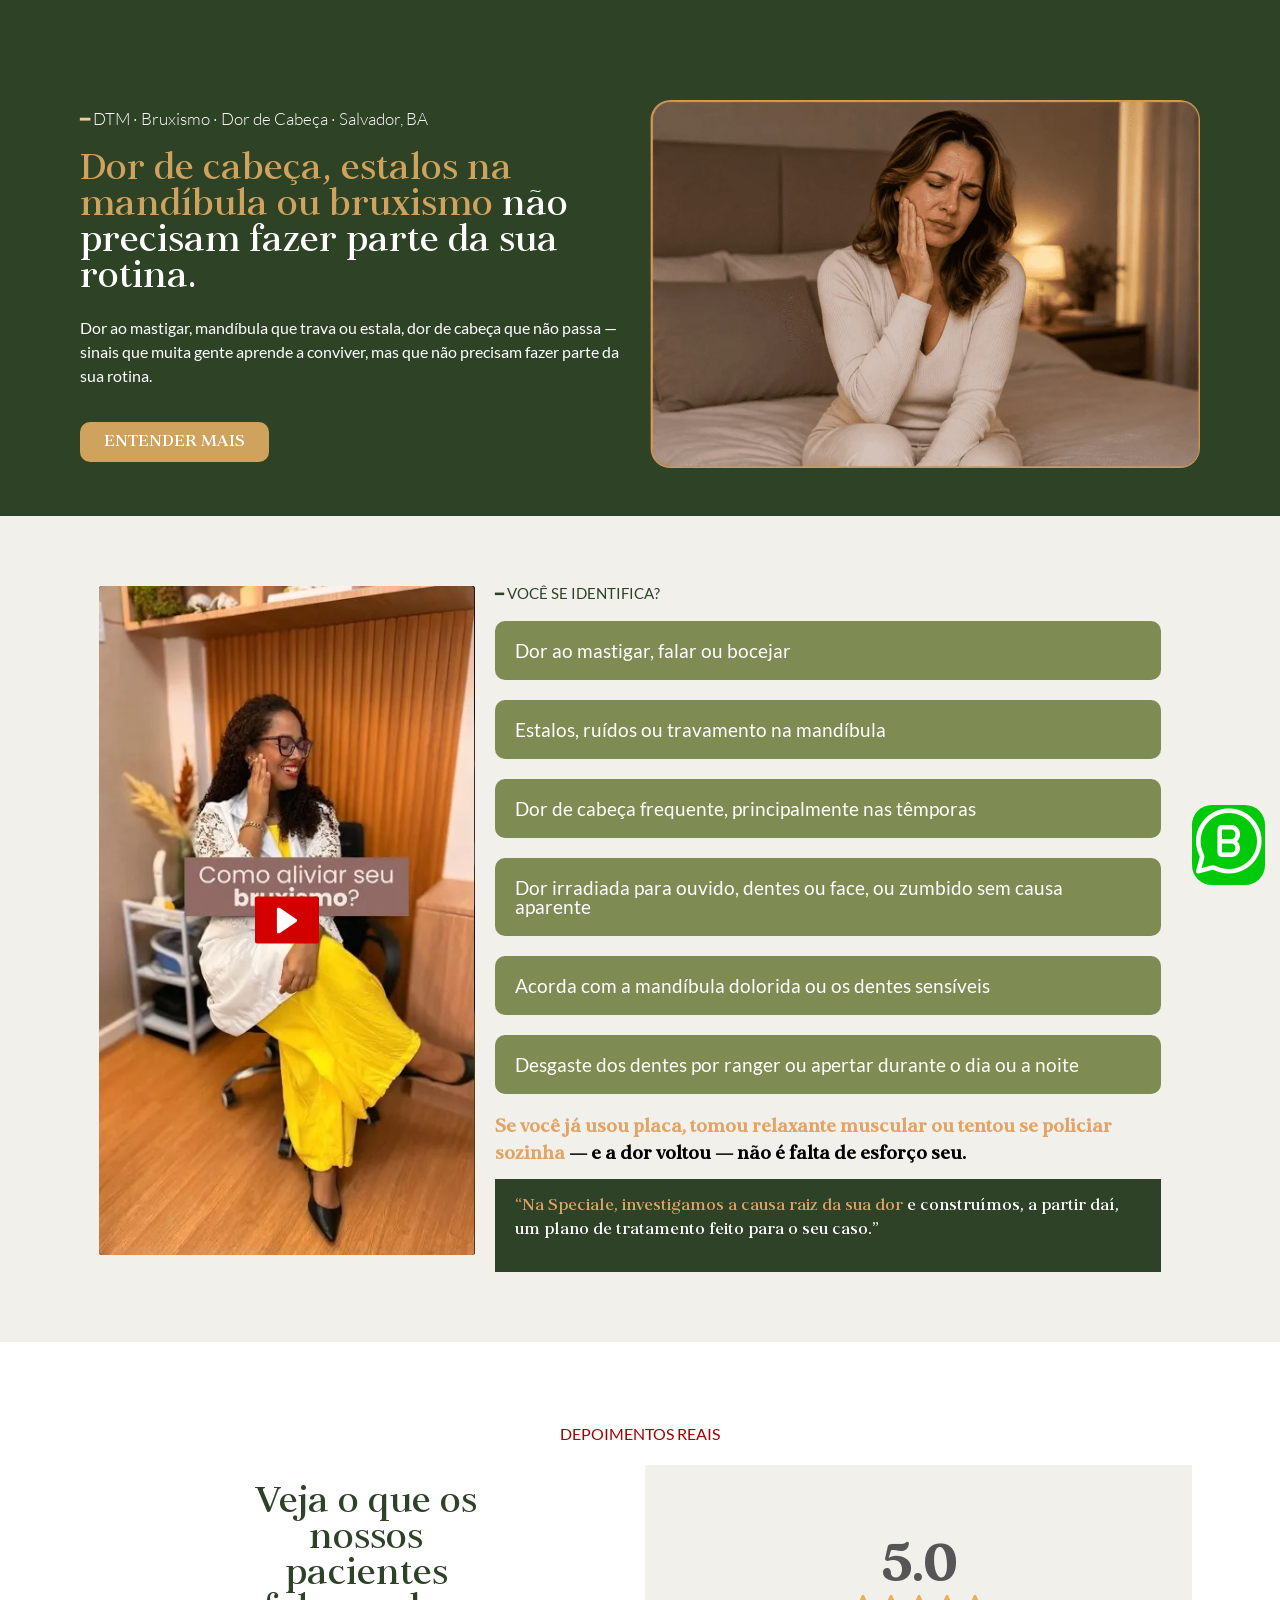
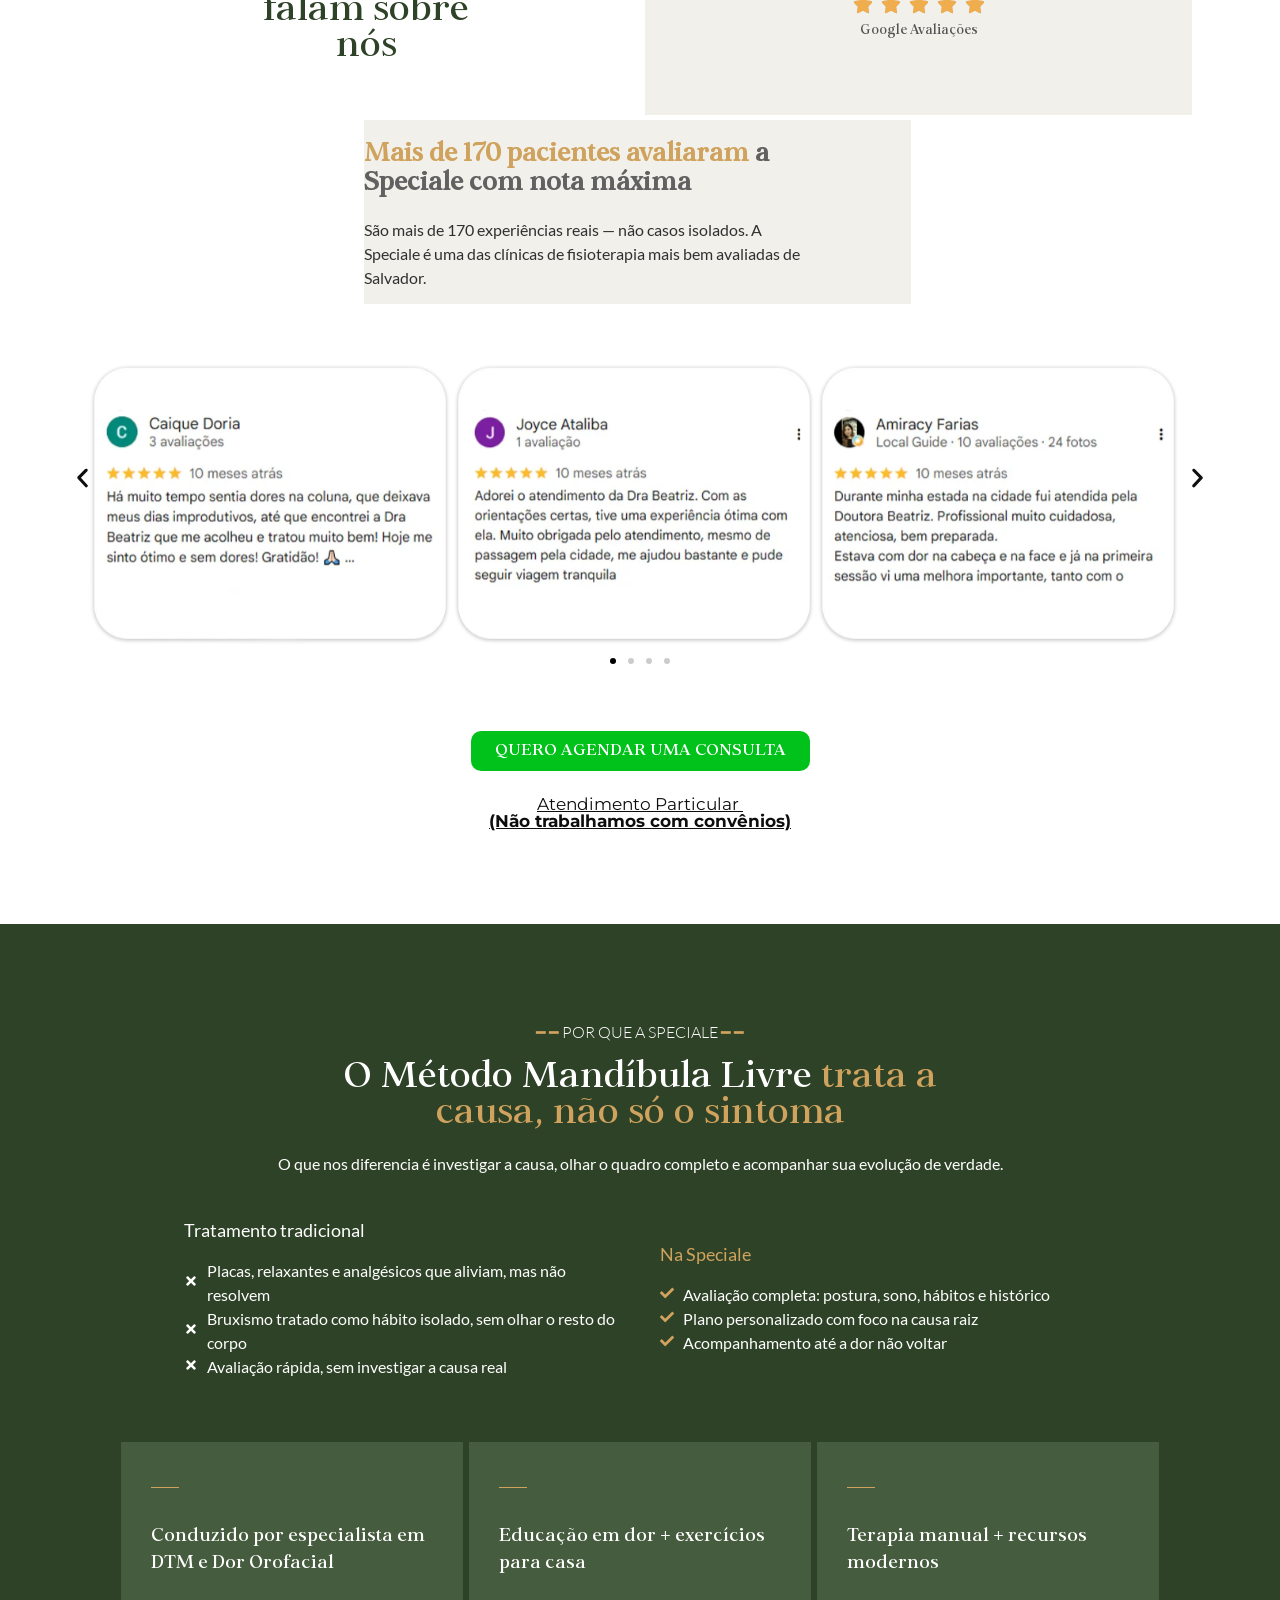
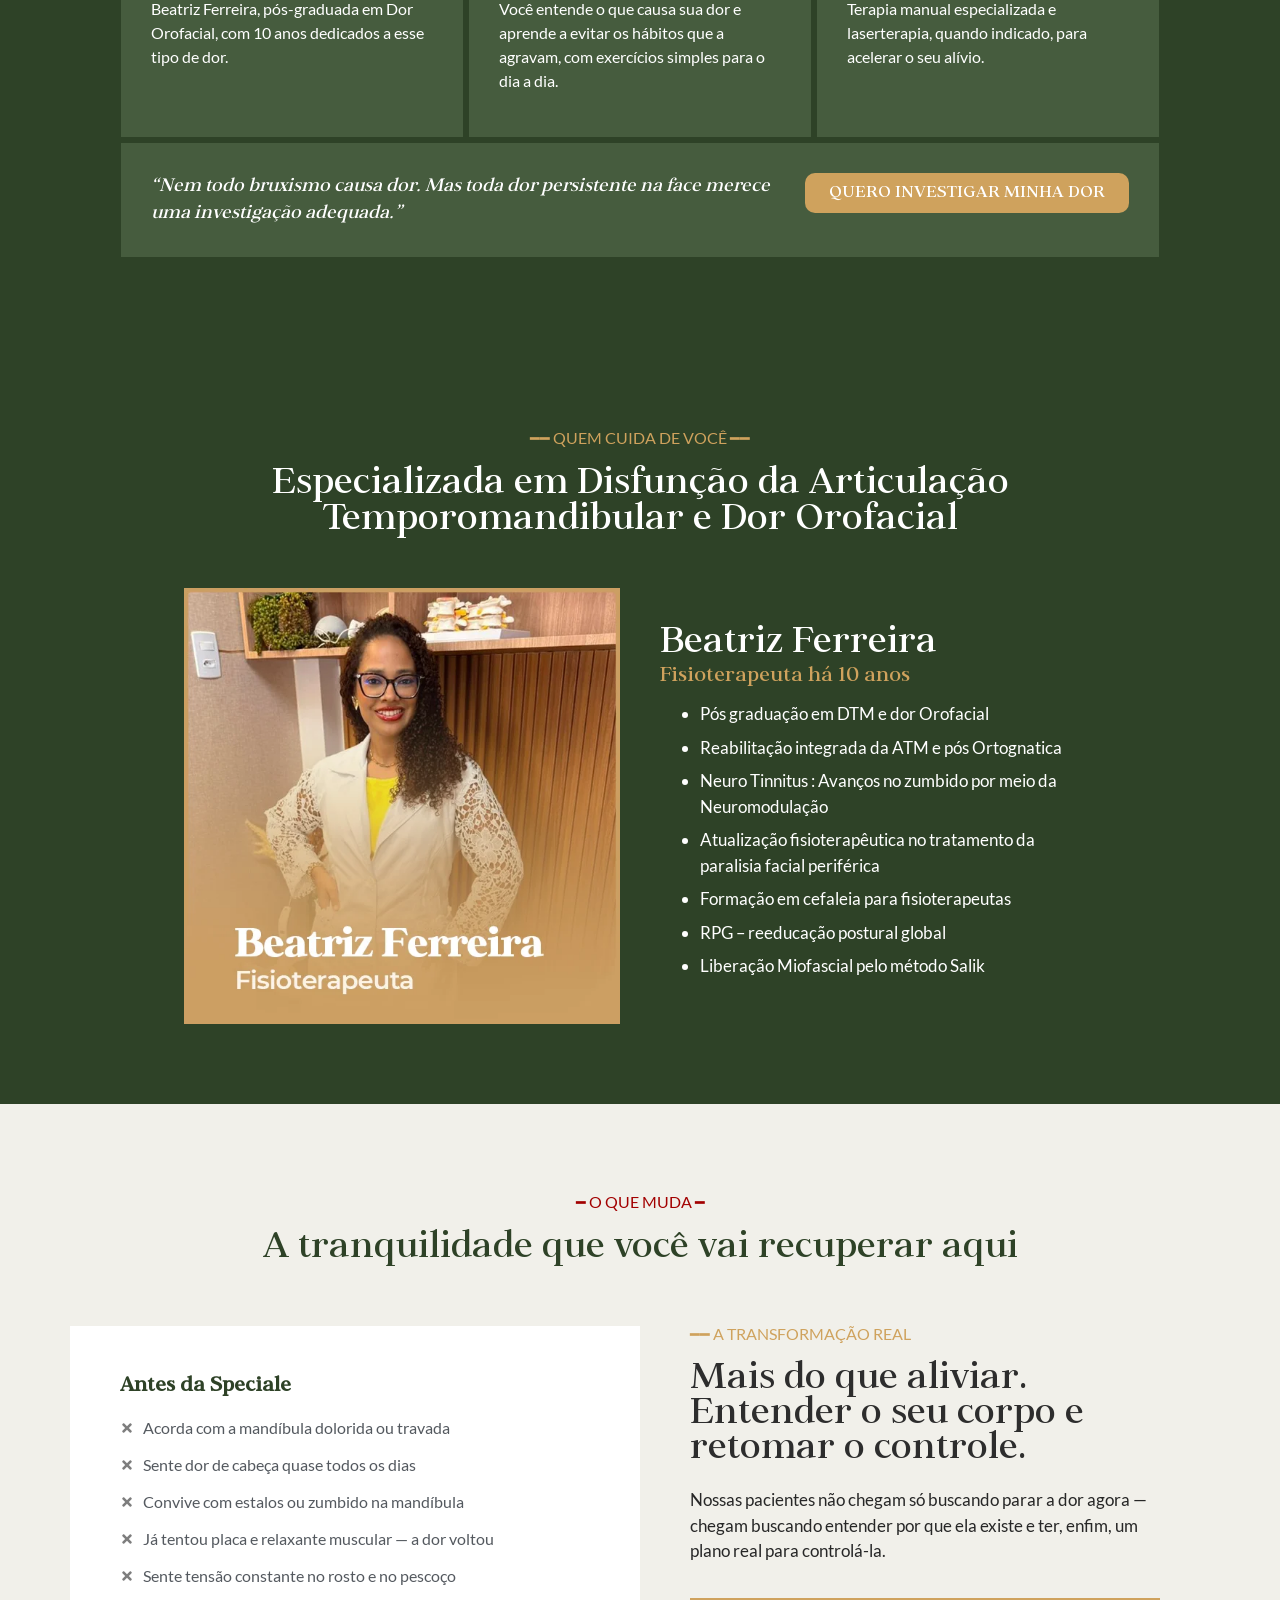
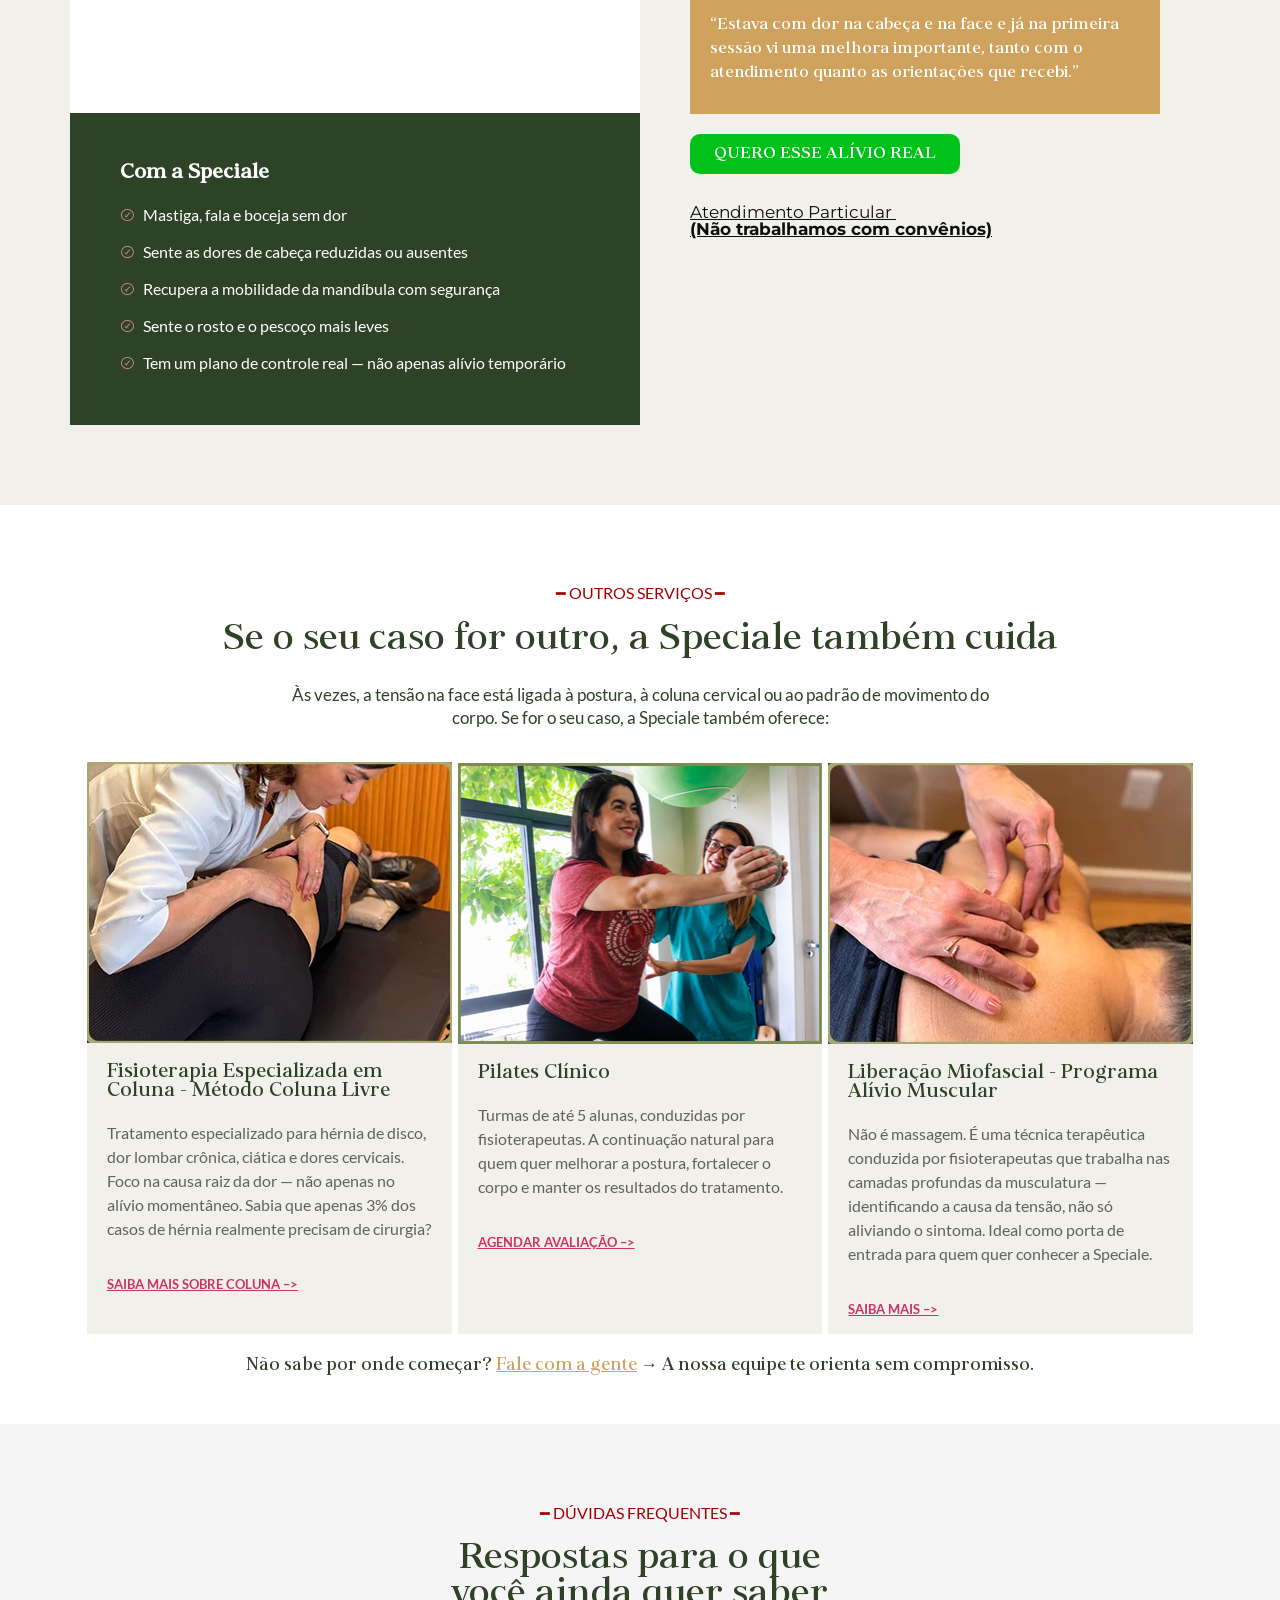
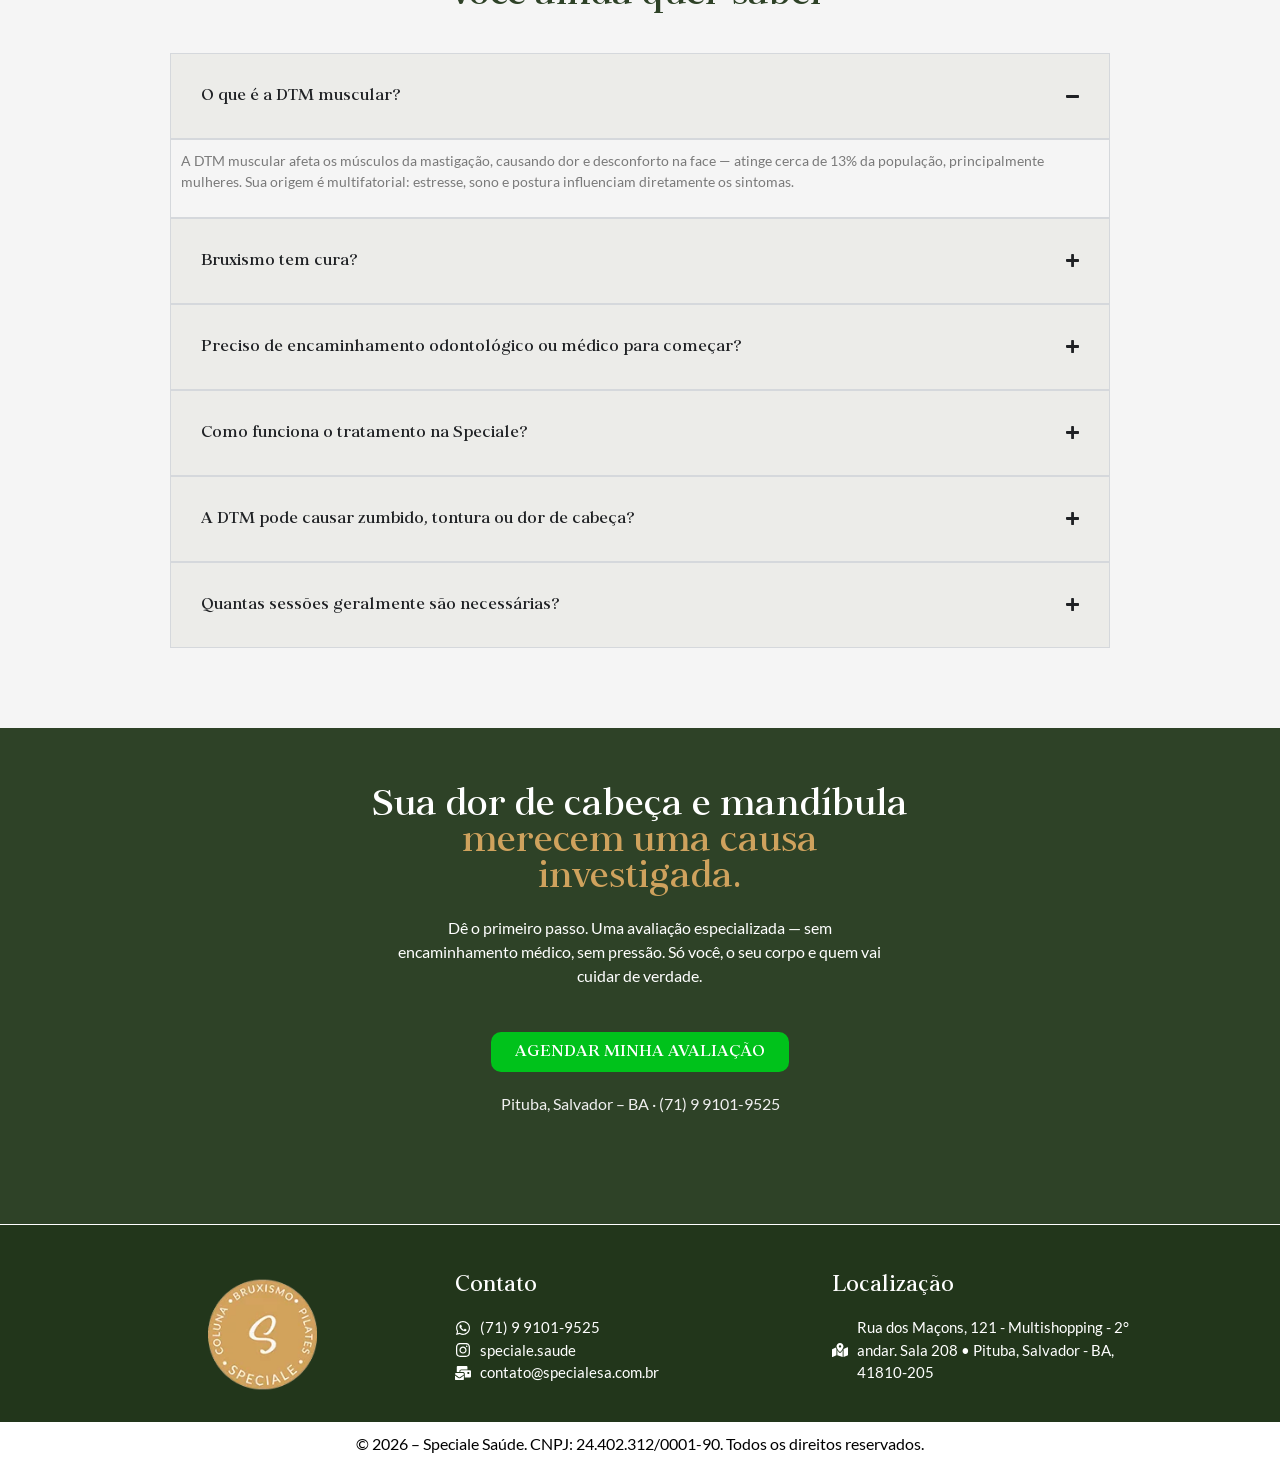
<file: dtm/index.html>
<!DOCTYPE html>
<html lang="pt-BR">
<head>
<meta charset="UTF-8">
<meta name="viewport" content="width=device-width, initial-scale=1.0, viewport-fit=cover">
<title>Tratamento de DTM e Bruxismo em Salvador | Speciale Saúde</title>
<meta name="description" content="Tratamento de DTM, bruxismo e dor de cabeça tensional em Salvador. Avaliação completa e plano personalizado contra dor, estalos e travamento na mandíbula.">
<meta name="robots" content="index, follow, max-image-preview:large, max-snippet:-1, max-video-preview:-1">
<link rel="canonical" href="https://www.specialesa.com.br/dtm/">
<meta name="theme-color" content="#2e4227">
<meta name="geo.region" content="BR-BA">
<meta name="geo.placename" content="Salvador">

<!-- Compartilhamento (Open Graph e Twitter/X) -->
<meta property="og:locale" content="pt_BR">
<meta property="og:type" content="website">
<meta property="og:site_name" content="Speciale Saúde">
<meta property="og:url" content="https://www.specialesa.com.br/dtm/">
<meta property="og:title" content="Tratamento de DTM e Bruxismo em Salvador | Speciale Saúde">
<meta property="og:description" content="Tratamento de DTM, bruxismo e dor de cabeça tensional em Salvador. Avaliação completa e plano personalizado contra dor, estalos e travamento na mandíbula.">
<meta property="og:image" content="https://www.specialesa.com.br/assets/images/og-dtm.jpg">
<meta property="og:image:width" content="1200">
<meta property="og:image:height" content="630">
<meta property="og:image:type" content="image/jpeg">
<meta property="og:image:alt" content="Tratamento de DTM e bruxismo na Speciale Saúde, em Salvador">
<meta name="twitter:card" content="summary_large_image">
<meta name="twitter:title" content="Tratamento de DTM e Bruxismo em Salvador | Speciale Saúde">
<meta name="twitter:description" content="Tratamento de DTM, bruxismo e dor de cabeça tensional em Salvador. Avaliação completa e plano personalizado contra dor, estalos e travamento na mandíbula.">
<meta name="twitter:image" content="https://www.specialesa.com.br/assets/images/og-dtm.jpg">
<meta name="twitter:image:alt" content="Tratamento de DTM e bruxismo na Speciale Saúde, em Salvador">

<!-- LCP: imagem do topo e fontes da primeira dobra -->
<link rel="preload" href="../assets/images/CAPA_FISIO_MOBILE.webp" as="image" media="(max-width: 1024px)" fetchpriority="high">
<link rel="preload" href="../assets/fonts/elgraine-medium.woff2" as="font" type="font/woff2" crossorigin>
<link rel="preload" href="../assets/fonts/lato-300-latin.woff2" as="font" type="font/woff2" crossorigin>
<link rel="preload" href="../assets/fonts/lato-400-latin.woff2" as="font" type="font/woff2" crossorigin>

<link rel="stylesheet" href="../assets/css/fonts.css">
<link rel="stylesheet" href="../assets/css/dtm.css">
<link rel="stylesheet" href="../assets/css/static.css">
<script src="../assets/js/carousel.js" defer></script>
<script src="../assets/js/accordion.js" defer></script>
<script src="../assets/js/video.js" defer></script>

<link rel="icon" href="../assets/images/cropped-Logofavicon-32x32.png" sizes="32x32">
<link rel="icon" href="../assets/images/cropped-Logofavicon-192x192.png" sizes="192x192">
<link rel="apple-touch-icon" href="../assets/images/cropped-Logofavicon-180x180.png">
<link rel="manifest" href="../site.webmanifest">

<!-- Dados estruturados (schema.org) -->
<script type="application/ld+json">
{
 "@context": "https://schema.org",
 "@graph": [
  {
   "@type": "MedicalBusiness",
   "@id": "https://www.specialesa.com.br/#organization",
   "name": "Speciale Saúde",
   "alternateName": "Speciale",
   "url": "https://www.specialesa.com.br/",
   "description": "Clínica de fisioterapia especializada e Pilates Clínico na Pituba, em Salvador: tratamento para dor na coluna e hérnia de disco, DTM e bruxismo, liberação miofascial, RPG e fisioterapia integral.",
   "logo": {
    "@type": "ImageObject",
    "url": "https://www.specialesa.com.br/assets/images/cropped-Logofavicon-512x512.png",
    "width": 512,
    "height": 512
   },
   "image": "https://www.specialesa.com.br/assets/images/og-home.jpg",
   "medicalSpecialty": "Physiotherapy",
   "telephone": "+55-71-99101-9525",
   "email": "contato@specialesa.com.br",
   "taxID": "24.402.312/0001-90",
   "address": {
    "@type": "PostalAddress",
    "streetAddress": "Rua dos Maçons, 121 - Multishopping, 2º andar, Sala 208 - Pituba",
    "addressLocality": "Salvador",
    "addressRegion": "BA",
    "postalCode": "41810-205",
    "addressCountry": "BR"
   },
   "hasMap": "https://maps.google.com/maps?q=Rua%20dos%20Ma%C3%A7ons%2C%20121%20-%20Multishopping%20121%20%E2%80%A2%20Pituba%2C%20Salvador%20-%20BA%2C%2041810-205",
   "areaServed": {
    "@type": "City",
    "name": "Salvador"
   },
   "sameAs": [
    "https://www.instagram.com/speciale.saude/"
   ],
   "contactPoint": {
    "@type": "ContactPoint",
    "telephone": "+55-71-99101-9525",
    "email": "contato@specialesa.com.br",
    "contactType": "customer service",
    "areaServed": "BR",
    "availableLanguage": "Portuguese"
   },
   "availableService": [
    {
     "@type": "MedicalTherapy",
     "name": "Fisioterapia especializada em coluna"
    },
    {
     "@type": "MedicalTherapy",
     "name": "Tratamento de DTM e bruxismo"
    },
    {
     "@type": "MedicalTherapy",
     "name": "Liberação miofascial"
    },
    {
     "@type": "MedicalTherapy",
     "name": "RPG (Reeducação Postural Global)"
    },
    {
     "@type": "MedicalTherapy",
     "name": "Fisioterapia integral para lesões musculoesqueléticas"
    },
    {
     "@type": "MedicalTherapy",
     "name": "Pilates clínico"
    }
   ],
   "employee": [
    {
     "@type": "Person",
     "name": "Fabiana Luz",
     "jobTitle": "Fisioterapeuta",
     "description": "Fisioterapeuta há 18 anos"
    },
    {
     "@type": "Person",
     "name": "Beatriz Ferreira",
     "jobTitle": "Fisioterapeuta",
     "description": "Fisioterapeuta há 10 anos"
    },
    {
     "@type": "Person",
     "name": "Clara Carmo",
     "jobTitle": "Fisioterapeuta"
    },
    {
     "@type": "Person",
     "name": "Lousiane Mendes",
     "jobTitle": "Fisioterapeuta"
    },
    {
     "@type": "Person",
     "name": "Michaele Cardozo",
     "jobTitle": "Fisioterapeuta"
    },
    {
     "@type": "Person",
     "name": "Patrícia Zurcher",
     "jobTitle": "Fisioterapeuta"
    }
   ]
  },
  {
   "@type": "WebSite",
   "@id": "https://www.specialesa.com.br/#website",
   "url": "https://www.specialesa.com.br/",
   "name": "Speciale Saúde",
   "inLanguage": "pt-BR",
   "publisher": {
    "@id": "https://www.specialesa.com.br/#organization"
   }
  },
  {
   "@type": "WebPage",
   "@id": "https://www.specialesa.com.br/dtm/#webpage",
   "url": "https://www.specialesa.com.br/dtm/",
   "name": "Tratamento de DTM e Bruxismo em Salvador | Speciale Saúde",
   "description": "Tratamento de DTM, bruxismo e dor de cabeça tensional em Salvador. Avaliação completa e plano personalizado contra dor, estalos e travamento na mandíbula.",
   "inLanguage": "pt-BR",
   "isPartOf": {
    "@id": "https://www.specialesa.com.br/#website"
   },
   "about": {
    "@id": "https://www.specialesa.com.br/#organization"
   },
   "primaryImageOfPage": {
    "@type": "ImageObject",
    "url": "https://www.specialesa.com.br/assets/images/og-dtm.jpg",
    "width": 1200,
    "height": 630
   },
   "breadcrumb": {
    "@id": "https://www.specialesa.com.br/dtm/#breadcrumb"
   }
  },
  {
   "@type": "BreadcrumbList",
   "@id": "https://www.specialesa.com.br/dtm/#breadcrumb",
   "itemListElement": [
    {
     "@type": "ListItem",
     "position": 1,
     "name": "Início",
     "item": "https://www.specialesa.com.br/"
    },
    {
     "@type": "ListItem",
     "position": 2,
     "name": "Tratamento de DTM e bruxismo",
     "item": "https://www.specialesa.com.br/dtm/"
    }
   ]
  },
  {
   "@type": "Service",
   "@id": "https://www.specialesa.com.br/dtm/#service",
   "name": "Tratamento de DTM, bruxismo e cefaleia tensional",
   "serviceType": "Fisioterapia para DTM",
   "description": "Tratamento de DTM, bruxismo e dor de cabeça tensional em Salvador. Avaliação completa e plano personalizado contra dor, estalos e travamento na mandíbula.",
   "url": "https://www.specialesa.com.br/dtm/",
   "provider": {
    "@id": "https://www.specialesa.com.br/#organization"
   },
   "areaServed": {
    "@type": "City",
    "name": "Salvador"
   }
  },
  {
   "@type": "FAQPage",
   "@id": "https://www.specialesa.com.br/dtm/#faq",
   "mainEntity": [
    {
     "@type": "Question",
     "name": "O que é a DTM muscular?",
     "acceptedAnswer": {
      "@type": "Answer",
      "text": "A DTM muscular afeta os músculos da mastigação, causando dor e desconforto na face — atinge cerca de 13% da população, principalmente mulheres. Sua origem é multifatorial: estresse, sono e postura influenciam diretamente os sintomas."
     }
    },
    {
     "@type": "Question",
     "name": "Bruxismo tem cura?",
     "acceptedAnswer": {
      "@type": "Answer",
      "text": "Não tem cura — tem controle. O tratamento foca em identificar os gatilhos do seu caso (estresse, sono, hábitos) e criar estratégias reais para reduzir o apertamento e o ranger dos dentes."
     }
    },
    {
     "@type": "Question",
     "name": "Preciso de encaminhamento odontológico ou médico para começar?",
     "acceptedAnswer": {
      "@type": "Answer",
      "text": "Não. O fisioterapeuta pode ser o primeiro profissional que você consulta — sem encaminhamento médico ou odontológico. Já pode agendar direto pelo WhatsApp."
     }
    },
    {
     "@type": "Question",
     "name": "Como funciona o tratamento na Speciale?",
     "acceptedAnswer": {
      "@type": "Answer",
      "text": "Começa com uma avaliação completa — postura, hábitos, sono e histórico — para identificar a causa real da sua dor. A partir daí, montamos um plano com terapia manual especializada, exercícios educativos para fazer em casa e laserterapia, quando indicada. Você também aprende a reconhecer os hábitos que agravam a dor, para não depender só das sessões. O plano é acompanhado e ajustado conforme sua evolução."
     }
    },
    {
     "@type": "Question",
     "name": "A DTM pode causar zumbido, tontura ou dor de cabeça?",
     "acceptedAnswer": {
      "@type": "Answer",
      "text": "Sim. Pode estar relacionada a zumbido, cefaleia, dor cervical e vertigem. Por isso cada paciente é avaliado de forma individual."
     }
    },
    {
     "@type": "Question",
     "name": "Quantas sessões geralmente são necessárias?",
     "acceptedAnswer": {
      "@type": "Answer",
      "text": "Varia conforme cada caso — muitas pacientes sentem melhora já na primeira sessão. O número exato é definido após a avaliação e ajustado conforme sua evolução."
     }
    }
   ]
  }
 ]
}
</script>
</head>
<body class="wp-singular page-template page-template-elementor_canvas page page-id-2983 wp-embed-responsive wp-theme-hello-elementor hello-elementor-default elementor-default elementor-template-canvas elementor-kit-5 elementor-page elementor-page-2983">
<div data-elementor-type="wp-page" data-elementor-id="2983" class="elementor elementor-2983">

<!-- Dor de cabeça, estalos na mandíbula ou bruxismo não precisam fazer parte da sua  -->
<div class="elementor-element elementor-element-4226b9f e-flex e-con-boxed e-con e-parent"><div class="e-con-inner"><div class="elementor-element elementor-element-a4749b1 e-con-full e-flex e-con e-child"><div class="elementor-element elementor-element-f44bef3 elementor-widget elementor-widget-text-editor"><div class="elementor-widget-container"><p><span style="color: #ffcc99;">━ </span>DTM · Bruxismo · Dor de Cabeça · Salvador, BA</p></div></div><div class="elementor-element elementor-element-001a33f elementor-widget__width-inherit elementor-widget-mobile__width-initial elementor-widget elementor-widget-heading"><div class="elementor-widget-container"><h1 class="elementor-heading-title elementor-size-default"><span style="color:#CFA25D">Dor de cabeça, estalos na mandíbula ou bruxismo </span>não precisam fazer parte da sua rotina.</h1></div></div><div class="elementor-element elementor-element-5f47bf1 elementor-widget elementor-widget-text-editor"><div class="elementor-widget-container"><p>Dor ao mastigar, mandíbula que trava ou estala, dor de cabeça que não passa — sinais que muita gente aprende a conviver, mas que não precisam fazer parte da sua rotina.</p></div></div><div class="elementor-element elementor-element-e1b6a4e elementor-widget elementor-widget-button"><div class="elementor-widget-container"><div class="elementor-button-wrapper">
<a class="elementor-button elementor-button-link elementor-size-sm" href="#identifica">
<span class="elementor-button-content-wrapper">
<span class="elementor-button-text">ENTENDER MAIS</span>
</span>
</a></div></div></div></div><div class="elementor-element elementor-element-02c9a5c e-con-full e-flex e-con e-child"><div class="elementor-element elementor-element-87d2492 elementor-widget elementor-widget-image"><div class="elementor-widget-container">
<img fetchpriority="high" decoding="async" width="800" height="535" src="../assets/images/ChatGPT-Image-29-de-ago.-de-2026-18_42_25-Editado-2-1024x685.webp" class="attachment-large size-large wp-image-2978" alt="Mulher com dor na mandíbula" srcset="../assets/images/ChatGPT-Image-29-de-ago.-de-2026-18_42_25-Editado-2-1024x685.webp 1024w, ../assets/images/ChatGPT-Image-29-de-ago.-de-2026-18_42_25-Editado-2-300x201.webp 300w, ../assets/images/ChatGPT-Image-29-de-ago.-de-2026-18_42_25-Editado-2-768x514.webp 768w, ../assets/images/ChatGPT-Image-29-de-ago.-de-2026-18_42_25-Editado-2.webp 1515w" sizes="(max-width: 800px) 100vw, 800px" /></div></div></div><div class="elementor-element elementor-element-5357bb4 elementor-widget elementor-widget-menu-anchor"><div class="elementor-widget-container"><div class="elementor-menu-anchor" id="identifica"></div></div></div><div class="elementor-element elementor-element-6b7085f elementor-fixed elementor-view-default ha-has-bg-overlay elementor-widget elementor-widget-icon"><div class="elementor-widget-container"><div class="elementor-icon-wrapper">
<a class="elementor-icon" href="https://wa.me/5571991019525?text=Ol%C3%A1%2C%20vim%20atrav%C3%A9s%20do%20Google%20e%20gostaria%20de%20mais%20informa%C3%A7%C3%B5es%20sobre%20o%20M%C3%A9todo%20Mand%C3%ADbula%20Livre.">
<i aria-hidden="true" class="huge huge-whatsapp-business"></i>			</a></div></div></div></div></div>

<!-- ━ VOCÊ SE IDENTIFICA? -->
<div class="elementor-element elementor-element-24d4ab1d e-flex e-con-boxed e-con e-parent"><div class="e-con-inner"><div class="elementor-element elementor-element-6e06cf18 e-con-full e-flex e-con e-child"><div class="elementor-element elementor-element-43e65e1b elementor-widget__width-initial elementor-widget-mobile__width-initial elementor-widget elementor-widget-heading"><div class="elementor-widget-container"><h2 class="elementor-heading-title elementor-size-default">━ VOCÊ SE IDENTIFICA?</h2></div></div><div class="elementor-element elementor-element-20bd1dd e-con-full e-flex e-con e-child"><div class="elementor-element elementor-element-8f4a602 elementor-widget elementor-widget-heading"><div class="elementor-widget-container"><h2 class="elementor-heading-title elementor-size-default">Dor ao mastigar, falar ou bocejar</h2></div></div></div><div class="elementor-element elementor-element-4831f9c e-con-full e-flex e-con e-child"><div class="elementor-element elementor-element-3b6b7f3 elementor-widget elementor-widget-heading"><div class="elementor-widget-container"><h2 class="elementor-heading-title elementor-size-default">Estalos, ruídos ou travamento na mandíbula</h2></div></div></div><div class="elementor-element elementor-element-8f5c218 e-con-full e-flex e-con e-child"><div class="elementor-element elementor-element-ede2072 elementor-widget elementor-widget-heading"><div class="elementor-widget-container"><h2 class="elementor-heading-title elementor-size-default">Dor de cabeça frequente, principalmente nas têmporas</h2></div></div></div><div class="elementor-element elementor-element-61426ef e-con-full e-flex e-con e-child"><div class="elementor-element elementor-element-a62ceba elementor-widget elementor-widget-heading"><div class="elementor-widget-container"><h2 class="elementor-heading-title elementor-size-default">Dor irradiada para ouvido, dentes ou face, ou zumbido sem causa aparente</h2></div></div></div><div class="elementor-element elementor-element-94bd51a e-con-full e-flex e-con e-child"><div class="elementor-element elementor-element-3f3c266 elementor-widget elementor-widget-heading"><div class="elementor-widget-container"><h2 class="elementor-heading-title elementor-size-default">Acorda com a mandíbula dolorida ou os dentes sensíveis</h2></div></div></div><div class="elementor-element elementor-element-8628a22 e-con-full e-flex e-con e-child"><div class="elementor-element elementor-element-76ee29c elementor-widget elementor-widget-heading"><div class="elementor-widget-container"><h2 class="elementor-heading-title elementor-size-default">Desgaste dos dentes por ranger ou apertar durante o dia ou a noite</h2></div></div></div><div class="elementor-element elementor-element-615e3a2 elementor-widget elementor-widget-text-editor"><div class="elementor-widget-container"><p><span style="color: #e3a364;">Se você já usou placa, tomou relaxante muscular ou tentou se policiar sozinha</span> — e a dor voltou — não é falta de esforço seu.</p></div></div><div class="elementor-element elementor-element-6d91d1a e-con-full e-flex e-con e-child"><div class="elementor-element elementor-element-8829e4d elementor-widget elementor-widget-text-editor"><div class="elementor-widget-container"><p><span style="color: #e3a364;">&#8220;Na Speciale, investigamos a causa raiz da sua dor</span> e construímos, a partir daí, um plano de tratamento feito para o seu caso.&#8221;</p></div></div></div></div><div class="elementor-element elementor-element-9a77d1d elementor-widget__width-initial elementor-widget-mobile__width-initial elementor-widget elementor-widget-presto_video"><div class="elementor-widget-container"><figure class="wp-block-video presto-block-video  presto-provider-youtube" style="--plyr-color-main: var(--presto-player-highlight-color, #d30000); --presto-player-logo-width: 150px; --presto-player-aspect-ratio: 9/16;"><button type="button" class="yt-facade" data-youtube="ER8GciDpu1A" data-title="Como Aliviar seu Bruxismo?" aria-label="Reproduzir vídeo: Como Aliviar seu Bruxismo?"><img src="../assets/images/video-ER8GciDpu1A.webp" alt="" width="405" height="720" loading="lazy" decoding="async"><span class="yt-facade__play" aria-hidden="true"><svg viewBox="0 0 18 18"><path d="M15.562 8.1L3.87.225c-.818-.562-1.87 0-1.87.9v15.75c0 .9 1.052 1.462 1.87.9L15.563 9.9c.584-.45.584-1.35 0-1.8z"/></svg></span></button></figure></div></div></div></div>

<!-- Veja o que os nossos pacientes falam sobre nós -->
<div class="elementor-element elementor-element-6ac81ce3 e-flex e-con-boxed e-con e-parent"><div class="e-con-inner"><div class="elementor-element elementor-element-9092c0a elementor-widget__width-initial elementor-widget elementor-widget-text-editor"><div class="elementor-widget-container"><p>DEPOIMENTOS REAIS</p></div></div><div class="elementor-element elementor-element-56c57439 elementor-widget__width-initial elementor-widget-mobile__width-initial elementor-widget elementor-widget-heading"><div class="elementor-widget-container"><h2 class="elementor-heading-title elementor-size-default">Veja o que os nossos
pacientes falam sobre nós</h2></div></div><div class="elementor-element elementor-element-24e554f e-con-full e-flex e-con e-child"><div class="elementor-element elementor-element-4228983 elementor-widget elementor-widget-heading"><div class="elementor-widget-container"><h2 class="elementor-heading-title elementor-size-default">5.0</h2></div></div><div class="elementor-element elementor-element-5f4345f elementor-widget elementor-widget-rating"><div class="elementor-widget-container"><div class="e-rating" itemtype="https://schema.org/Rating" itemscope="" itemprop="reviewRating"><meta itemprop="worstRating" content="0"><meta itemprop="bestRating" content="5"><div class="e-rating-wrapper" itemprop="ratingValue" content="5" role="img" aria-label="Classificado como 5 de 5"><div class="e-icon"><div class="e-icon-wrapper e-icon-marked">
<svg aria-hidden="true" class="e-font-icon-svg e-eicon-star" viewBox="0 0 1000 1000" xmlns="http://www.w3.org/2000/svg"><path d="M450 75L338 312 88 350C46 354 25 417 58 450L238 633 196 896C188 942 238 975 275 954L500 837 725 954C767 975 813 942 804 896L763 633 942 450C975 417 954 358 913 350L663 312 550 75C529 33 471 33 450 75Z"></path></svg></div><div class="e-icon-wrapper e-icon-unmarked">
<svg aria-hidden="true" class="e-font-icon-svg e-eicon-star" viewBox="0 0 1000 1000" xmlns="http://www.w3.org/2000/svg"><path d="M450 75L338 312 88 350C46 354 25 417 58 450L238 633 196 896C188 942 238 975 275 954L500 837 725 954C767 975 813 942 804 896L763 633 942 450C975 417 954 358 913 350L663 312 550 75C529 33 471 33 450 75Z"></path></svg></div></div><div class="e-icon"><div class="e-icon-wrapper e-icon-marked">
<svg aria-hidden="true" class="e-font-icon-svg e-eicon-star" viewBox="0 0 1000 1000" xmlns="http://www.w3.org/2000/svg"><path d="M450 75L338 312 88 350C46 354 25 417 58 450L238 633 196 896C188 942 238 975 275 954L500 837 725 954C767 975 813 942 804 896L763 633 942 450C975 417 954 358 913 350L663 312 550 75C529 33 471 33 450 75Z"></path></svg></div><div class="e-icon-wrapper e-icon-unmarked">
<svg aria-hidden="true" class="e-font-icon-svg e-eicon-star" viewBox="0 0 1000 1000" xmlns="http://www.w3.org/2000/svg"><path d="M450 75L338 312 88 350C46 354 25 417 58 450L238 633 196 896C188 942 238 975 275 954L500 837 725 954C767 975 813 942 804 896L763 633 942 450C975 417 954 358 913 350L663 312 550 75C529 33 471 33 450 75Z"></path></svg></div></div><div class="e-icon"><div class="e-icon-wrapper e-icon-marked">
<svg aria-hidden="true" class="e-font-icon-svg e-eicon-star" viewBox="0 0 1000 1000" xmlns="http://www.w3.org/2000/svg"><path d="M450 75L338 312 88 350C46 354 25 417 58 450L238 633 196 896C188 942 238 975 275 954L500 837 725 954C767 975 813 942 804 896L763 633 942 450C975 417 954 358 913 350L663 312 550 75C529 33 471 33 450 75Z"></path></svg></div><div class="e-icon-wrapper e-icon-unmarked">
<svg aria-hidden="true" class="e-font-icon-svg e-eicon-star" viewBox="0 0 1000 1000" xmlns="http://www.w3.org/2000/svg"><path d="M450 75L338 312 88 350C46 354 25 417 58 450L238 633 196 896C188 942 238 975 275 954L500 837 725 954C767 975 813 942 804 896L763 633 942 450C975 417 954 358 913 350L663 312 550 75C529 33 471 33 450 75Z"></path></svg></div></div><div class="e-icon"><div class="e-icon-wrapper e-icon-marked">
<svg aria-hidden="true" class="e-font-icon-svg e-eicon-star" viewBox="0 0 1000 1000" xmlns="http://www.w3.org/2000/svg"><path d="M450 75L338 312 88 350C46 354 25 417 58 450L238 633 196 896C188 942 238 975 275 954L500 837 725 954C767 975 813 942 804 896L763 633 942 450C975 417 954 358 913 350L663 312 550 75C529 33 471 33 450 75Z"></path></svg></div><div class="e-icon-wrapper e-icon-unmarked">
<svg aria-hidden="true" class="e-font-icon-svg e-eicon-star" viewBox="0 0 1000 1000" xmlns="http://www.w3.org/2000/svg"><path d="M450 75L338 312 88 350C46 354 25 417 58 450L238 633 196 896C188 942 238 975 275 954L500 837 725 954C767 975 813 942 804 896L763 633 942 450C975 417 954 358 913 350L663 312 550 75C529 33 471 33 450 75Z"></path></svg></div></div><div class="e-icon"><div class="e-icon-wrapper e-icon-marked">
<svg aria-hidden="true" class="e-font-icon-svg e-eicon-star" viewBox="0 0 1000 1000" xmlns="http://www.w3.org/2000/svg"><path d="M450 75L338 312 88 350C46 354 25 417 58 450L238 633 196 896C188 942 238 975 275 954L500 837 725 954C767 975 813 942 804 896L763 633 942 450C975 417 954 358 913 350L663 312 550 75C529 33 471 33 450 75Z"></path></svg></div><div class="e-icon-wrapper e-icon-unmarked">
<svg aria-hidden="true" class="e-font-icon-svg e-eicon-star" viewBox="0 0 1000 1000" xmlns="http://www.w3.org/2000/svg"><path d="M450 75L338 312 88 350C46 354 25 417 58 450L238 633 196 896C188 942 238 975 275 954L500 837 725 954C767 975 813 942 804 896L763 633 942 450C975 417 954 358 913 350L663 312 550 75C529 33 471 33 450 75Z"></path></svg></div></div></div></div></div></div><div class="elementor-element elementor-element-0f4844b elementor-widget elementor-widget-heading"><div class="elementor-widget-container"><h2 class="elementor-heading-title elementor-size-default">Google Avaliações</h2></div></div></div><div class="elementor-element elementor-element-83097da e-con-full e-flex e-con e-child"><div class="elementor-element elementor-element-164a9cc elementor-widget__width-initial elementor-widget elementor-widget-text-editor"><div class="elementor-widget-container"><p><span style="color: #cfa25d;">Mais de 170 pacientes avaliaram</span> a Speciale com nota máxima</p></div></div><div class="elementor-element elementor-element-8bd5551 elementor-widget__width-initial elementor-widget elementor-widget-text-editor"><div class="elementor-widget-container"><div class="google-strip reveal reveal-d1 visible"><div class="google-info"><p>São mais de 170 experiências reais — não casos isolados. A Speciale é uma das clínicas de fisioterapia mais bem avaliadas de Salvador.</p></div></div></div></div></div><div class="elementor-element elementor-element-7deb87d4 elementor-arrows-position-outside elementor-widget-mobile__width-inherit elementor-pagination-position-outside elementor-widget elementor-widget-image-carousel e-widget-swiper" data-carousel data-autoplay="5000" data-speed="500" data-pause-hover data-pause-interaction style="--spv-m:1;--spv-t:2;--spv-d:3;--gap-m:0;--gap-t:0;--gap-d:0"><div class="elementor-widget-container"><div class="elementor-image-carousel-wrapper swiper swiper-initialized swiper-horizontal swiper-pointer-events swiper-backface-hidden" role="region" aria-roledescription="carousel" aria-label="Carrossel de imagens" dir="ltr"><div class="elementor-image-carousel swiper-wrapper" id="carousel-7deb87d4" aria-live="off"><div class="swiper-slide" role="group" aria-roledescription="slide" aria-label="1 de 4"><figure class="swiper-slide-inner"><img loading="lazy" decoding="async" class="swiper-slide-image" src="../assets/images/DP_DTM3.webp" alt="DP_DTM3"  width="460" height="362" /></figure></div><div class="swiper-slide" role="group" aria-roledescription="slide" aria-label="2 de 4"><figure class="swiper-slide-inner"><img loading="lazy" decoding="async" class="swiper-slide-image" src="../assets/images/DP_DTM2.webp" alt="DP_DTM2"  width="460" height="362" /></figure></div><div class="swiper-slide" role="group" aria-roledescription="slide" aria-label="3 de 4"><figure class="swiper-slide-inner"><img loading="lazy" decoding="async" class="swiper-slide-image" src="../assets/images/DP_DTM1.webp" alt="DP_DTM1"  width="460" height="362" /></figure></div><div class="swiper-slide" role="group" aria-roledescription="slide" aria-label="4 de 4"><figure class="swiper-slide-inner"><img loading="lazy" decoding="async" class="swiper-slide-image" src="../assets/images/DP_DTM.webp" alt="DP_DTM"  width="460" height="362" /></figure></div></div><div class="elementor-swiper-button elementor-swiper-button-prev" role="button" tabindex="0" aria-label="Slide anterior" aria-controls="carousel-7deb87d4">
<svg aria-hidden="true" class="e-font-icon-svg e-eicon-chevron-left" viewBox="0 0 1000 1000" xmlns="http://www.w3.org/2000/svg"><path d="M646 125C629 125 613 133 604 142L308 442C296 454 292 471 292 487 292 504 296 521 308 533L604 854C617 867 629 875 646 875 663 875 679 871 692 858 704 846 713 829 713 812 713 796 708 779 692 767L438 487 692 225C700 217 708 204 708 187 708 171 704 154 692 142 675 129 663 125 646 125Z"></path></svg></div><div class="elementor-swiper-button elementor-swiper-button-next" role="button" tabindex="0" aria-label="Próximo slide" aria-controls="carousel-7deb87d4">
<svg aria-hidden="true" class="e-font-icon-svg e-eicon-chevron-right" viewBox="0 0 1000 1000" xmlns="http://www.w3.org/2000/svg"><path d="M696 533C708 521 713 504 713 487 713 471 708 454 696 446L400 146C388 133 375 125 354 125 338 125 325 129 313 142 300 154 292 171 292 187 292 204 296 221 308 233L563 492 304 771C292 783 288 800 288 817 288 833 296 850 308 863 321 871 338 875 354 875 371 875 388 867 400 854L696 533Z"></path></svg></div><div class="swiper-pagination swiper-pagination-clickable swiper-pagination-bullets swiper-pagination-horizontal"><span class="swiper-pagination-bullet swiper-pagination-bullet-active" role="button" tabindex="0" aria-label="Ir para o slide 1" aria-current="true"></span><span class="swiper-pagination-bullet" role="button" tabindex="0" aria-label="Ir para o slide 2"></span><span class="swiper-pagination-bullet" role="button" tabindex="0" aria-label="Ir para o slide 3"></span><span class="swiper-pagination-bullet" role="button" tabindex="0" aria-label="Ir para o slide 4"></span></div></div></div></div><div class="elementor-element elementor-element-b290e8e elementor-align-center elementor-widget__width-inherit elementor-widget elementor-widget-button"><div class="elementor-widget-container"><div class="elementor-button-wrapper">
<a class="elementor-button elementor-button-link elementor-size-sm" href="https://wa.me/5571991019525?text=Ol%C3%A1%2C%20vim%20atrav%C3%A9s%20do%20Google%20e%20gostaria%20de%20mais%20informa%C3%A7%C3%B5es%20sobre%20o%20M%C3%A9todo%20Mand%C3%ADbula%20Livre.">
<span class="elementor-button-content-wrapper">
<span class="elementor-button-text">QUERO AGENDAR UMA CONSULTA</span>
</span>
</a></div></div></div><div class="elementor-element elementor-element-0e0ed72 elementor-widget-mobile__width-inherit elementor-widget elementor-widget-text-editor"><div class="elementor-widget-container"><p><u>Atendimento Particular <br /></u><strong><u>(Não trabalhamos com convênios)</u></strong></p></div></div></div></div>

<!-- ━ ━ POR QUE A SPECIALE ━ ━ -->
<div class="elementor-element elementor-element-25ac577 e-flex e-con-boxed e-con e-parent"><div class="e-con-inner"><div class="elementor-element elementor-element-e5366c2 e-con-full e-flex e-con e-child"><div class="elementor-element elementor-element-1e5eb87 elementor-widget__width-initial elementor-widget-mobile__width-initial elementor-widget elementor-widget-heading"><div class="elementor-widget-container"><h2 class="elementor-heading-title elementor-size-default">━ ━ <span style="color: #FFFF">POR QUE A SPECIALE </span>  ━ ━</h2></div></div><div class="elementor-element elementor-element-b7324ac elementor-widget__width-initial elementor-widget-mobile__width-initial elementor-widget elementor-widget-heading"><div class="elementor-widget-container"><h2 class="elementor-heading-title elementor-size-default">O Método Mandíbula Livre
<span style="color: #CFA25D">trata a causa, não só o sintoma</span></h2></div></div><div class="elementor-element elementor-element-e909ed9 elementor-widget elementor-widget-text-editor"><div class="elementor-widget-container"><p>O que nos diferencia é investigar a causa, olhar o quadro completo e acompanhar sua evolução de verdade.</p></div></div><div class="elementor-element elementor-element-f2404b1 e-con-full e-flex e-con e-child"><div class="elementor-element elementor-element-ee1a5f9 elementor-widget elementor-widget-heading"><div class="elementor-widget-container"><h2 class="elementor-heading-title elementor-size-default">Tratamento tradicional</h2></div></div><div class="elementor-element elementor-element-2f6ded8 elementor-icon-list--layout-traditional elementor-list-item-link-full_width elementor-widget elementor-widget-icon-list"><div class="elementor-widget-container"><ul class="elementor-icon-list-items"><li class="elementor-icon-list-item">
<span class="elementor-icon-list-icon">
<svg aria-hidden="true" class="e-font-icon-svg e-fas-times" viewBox="0 0 352 512" xmlns="http://www.w3.org/2000/svg"><path d="M242.72 256l100.07-100.07c12.28-12.28 12.28-32.19 0-44.48l-22.24-22.24c-12.28-12.28-32.19-12.28-44.48 0L176 189.28 75.93 89.21c-12.28-12.28-32.19-12.28-44.48 0L9.21 111.45c-12.28 12.28-12.28 32.19 0 44.48L109.28 256 9.21 356.07c-12.28 12.28-12.28 32.19 0 44.48l22.24 22.24c12.28 12.28 32.2 12.28 44.48 0L176 322.72l100.07 100.07c12.28 12.28 32.2 12.28 44.48 0l22.24-22.24c12.28-12.28 12.28-32.19 0-44.48L242.72 256z"></path></svg>						</span>
<span class="elementor-icon-list-text">Placas, relaxantes e analgésicos que aliviam, mas não resolvem</span></li><li class="elementor-icon-list-item">
<span class="elementor-icon-list-icon">
<svg aria-hidden="true" class="e-font-icon-svg e-fas-times" viewBox="0 0 352 512" xmlns="http://www.w3.org/2000/svg"><path d="M242.72 256l100.07-100.07c12.28-12.28 12.28-32.19 0-44.48l-22.24-22.24c-12.28-12.28-32.19-12.28-44.48 0L176 189.28 75.93 89.21c-12.28-12.28-32.19-12.28-44.48 0L9.21 111.45c-12.28 12.28-12.28 32.19 0 44.48L109.28 256 9.21 356.07c-12.28 12.28-12.28 32.19 0 44.48l22.24 22.24c12.28 12.28 32.2 12.28 44.48 0L176 322.72l100.07 100.07c12.28 12.28 32.2 12.28 44.48 0l22.24-22.24c12.28-12.28 12.28-32.19 0-44.48L242.72 256z"></path></svg>						</span>
<span class="elementor-icon-list-text">Bruxismo tratado como hábito isolado, sem olhar o resto do corpo</span></li><li class="elementor-icon-list-item">
<span class="elementor-icon-list-icon">
<svg aria-hidden="true" class="e-font-icon-svg e-fas-times" viewBox="0 0 352 512" xmlns="http://www.w3.org/2000/svg"><path d="M242.72 256l100.07-100.07c12.28-12.28 12.28-32.19 0-44.48l-22.24-22.24c-12.28-12.28-32.19-12.28-44.48 0L176 189.28 75.93 89.21c-12.28-12.28-32.19-12.28-44.48 0L9.21 111.45c-12.28 12.28-12.28 32.19 0 44.48L109.28 256 9.21 356.07c-12.28 12.28-12.28 32.19 0 44.48l22.24 22.24c12.28 12.28 32.2 12.28 44.48 0L176 322.72l100.07 100.07c12.28 12.28 32.2 12.28 44.48 0l22.24-22.24c12.28-12.28 12.28-32.19 0-44.48L242.72 256z"></path></svg>						</span>
<span class="elementor-icon-list-text">Avaliação rápida, sem investigar a causa real</span></li></ul></div></div></div><div class="elementor-element elementor-element-27f09a9 e-con-full e-flex e-con e-child"><div class="elementor-element elementor-element-4415319 elementor-widget elementor-widget-heading"><div class="elementor-widget-container"><h2 class="elementor-heading-title elementor-size-default">Na Speciale</h2></div></div><div class="elementor-element elementor-element-627901e elementor-icon-list--layout-traditional elementor-list-item-link-full_width elementor-widget elementor-widget-icon-list"><div class="elementor-widget-container"><ul class="elementor-icon-list-items"><li class="elementor-icon-list-item">
<span class="elementor-icon-list-icon">
<svg aria-hidden="true" class="e-font-icon-svg e-fas-check" viewBox="0 0 512 512" xmlns="http://www.w3.org/2000/svg"><path d="M173.898 439.404l-166.4-166.4c-9.997-9.997-9.997-26.206 0-36.204l36.203-36.204c9.997-9.998 26.207-9.998 36.204 0L192 312.69 432.095 72.596c9.997-9.997 26.207-9.997 36.204 0l36.203 36.204c9.997 9.997 9.997 26.206 0 36.204l-294.4 294.401c-9.998 9.997-26.207 9.997-36.204-.001z"></path></svg>						</span>
<span class="elementor-icon-list-text">Avaliação completa: postura, sono, hábitos e histórico</span></li><li class="elementor-icon-list-item">
<span class="elementor-icon-list-icon">
<svg aria-hidden="true" class="e-font-icon-svg e-fas-check" viewBox="0 0 512 512" xmlns="http://www.w3.org/2000/svg"><path d="M173.898 439.404l-166.4-166.4c-9.997-9.997-9.997-26.206 0-36.204l36.203-36.204c9.997-9.998 26.207-9.998 36.204 0L192 312.69 432.095 72.596c9.997-9.997 26.207-9.997 36.204 0l36.203 36.204c9.997 9.997 9.997 26.206 0 36.204l-294.4 294.401c-9.998 9.997-26.207 9.997-36.204-.001z"></path></svg>						</span>
<span class="elementor-icon-list-text">Plano personalizado com foco na causa raiz</span></li><li class="elementor-icon-list-item">
<span class="elementor-icon-list-icon">
<svg aria-hidden="true" class="e-font-icon-svg e-fas-check" viewBox="0 0 512 512" xmlns="http://www.w3.org/2000/svg"><path d="M173.898 439.404l-166.4-166.4c-9.997-9.997-9.997-26.206 0-36.204l36.203-36.204c9.997-9.998 26.207-9.998 36.204 0L192 312.69 432.095 72.596c9.997-9.997 26.207-9.997 36.204 0l36.203 36.204c9.997 9.997 9.997 26.206 0 36.204l-294.4 294.401c-9.998 9.997-26.207 9.997-36.204-.001z"></path></svg>						</span>
<span class="elementor-icon-list-text">Acompanhamento até a dor não voltar</span></li></ul></div></div></div></div><div class="elementor-element elementor-element-b0a5dc3 e-con-full e-flex e-con e-child"><div class="elementor-element elementor-element-7f58a4d elementor-widget-divider--view-line elementor-widget elementor-widget-divider"><div class="elementor-widget-container"><div class="elementor-divider">
<span class="elementor-divider-separator">
</span></div></div></div><div class="elementor-element elementor-element-ad9b241 elementor-widget elementor-widget-text-editor"><div class="elementor-widget-container"><p>Conduzido por especialista em DTM e Dor Orofacial</p></div></div><div class="elementor-element elementor-element-3a179d5 elementor-widget elementor-widget-text-editor"><div class="elementor-widget-container"><p>Beatriz Ferreira, pós-graduada em Dor Orofacial, com 10 anos dedicados a esse tipo de dor.</p></div></div></div><div class="elementor-element elementor-element-ec9b202 e-con-full e-flex e-con e-child"><div class="elementor-element elementor-element-70226b3 elementor-widget-divider--view-line elementor-widget elementor-widget-divider"><div class="elementor-widget-container"><div class="elementor-divider">
<span class="elementor-divider-separator">
</span></div></div></div><div class="elementor-element elementor-element-4142785 elementor-widget elementor-widget-text-editor"><div class="elementor-widget-container"><p>Educação em dor + exercícios para casa</p></div></div><div class="elementor-element elementor-element-39fb0a3 elementor-widget elementor-widget-text-editor"><div class="elementor-widget-container"><p>Você entende o que causa sua dor e aprende a evitar os hábitos que a agravam, com exercícios simples para o dia a dia.</p></div></div></div><div class="elementor-element elementor-element-7673028 e-con-full e-flex e-con e-child"><div class="elementor-element elementor-element-58e3adb elementor-widget-divider--view-line elementor-widget elementor-widget-divider"><div class="elementor-widget-container"><div class="elementor-divider">
<span class="elementor-divider-separator">
</span></div></div></div><div class="elementor-element elementor-element-43547dc elementor-widget elementor-widget-text-editor"><div class="elementor-widget-container"><p>Terapia manual + recursos modernos</p></div></div><div class="elementor-element elementor-element-443d74f elementor-widget elementor-widget-text-editor"><div class="elementor-widget-container"><p>Terapia manual especializada e laserterapia, quando indicado, para acelerar o seu alívio.</p></div></div></div><div class="elementor-element elementor-element-758c60b e-con-full e-flex e-con e-child"><div class="elementor-element elementor-element-5d97107 elementor-widget__width-initial elementor-widget-mobile__width-inherit elementor-widget elementor-widget-text-editor"><div class="elementor-widget-container"><p><em>&#8220;Nem todo bruxismo causa dor. Mas toda dor persistente na face merece uma investigação adequada.&#8221;</em></p></div></div><div class="elementor-element elementor-element-9f27cad elementor-align-right elementor-mobile-align-center elementor-widget__width-initial elementor-widget elementor-widget-button"><div class="elementor-widget-container"><div class="elementor-button-wrapper">
<a class="elementor-button elementor-button-link elementor-size-sm" href="https://wa.me/5571991019525?text=Ol%C3%A1%2C%20vim%20atrav%C3%A9s%20do%20Google%20e%20gostaria%20de%20mais%20informa%C3%A7%C3%B5es%20sobre%20o%20M%C3%A9todo%20Mand%C3%ADbula%20Livre.">
<span class="elementor-button-content-wrapper">
<span class="elementor-button-text">QUERO INVESTIGAR MINHA DOR</span>
</span>
</a></div></div></div></div></div></div>

<!-- ━━ QUEM CUIDA DE VOCÊ ━━ -->
<div class="elementor-element elementor-element-40ff0c72 e-flex e-con-boxed e-con e-parent"><div class="e-con-inner"><div class="elementor-element elementor-element-8d00844 elementor-widget__width-inherit elementor-widget-mobile__width-initial elementor-widget elementor-widget-heading"><div class="elementor-widget-container"><h2 class="elementor-heading-title elementor-size-default">━━  QUEM CUIDA DE VOCÊ ━━</h2></div></div><div class="elementor-element elementor-element-27ba79b2 elementor-widget__width-inherit elementor-widget-mobile__width-initial elementor-widget elementor-widget-heading"><div class="elementor-widget-container"><h2 class="elementor-heading-title elementor-size-default">Especializada em Disfunção da Articulação Temporomandibular e Dor Orofacial</h2></div></div><div class="elementor-element elementor-element-584e993 e-con-full e-flex e-con e-child"><div class="elementor-element elementor-element-5703ee6 elementor-widget elementor-widget-image"><div class="elementor-widget-container">
<img loading="lazy" decoding="async" width="600" height="600" src="../assets/images/beatr.webp" class="attachment-large size-large wp-image-2859" alt="Beatriz Ferreira, fisioterapeuta especializada em DTM na Speciale Saúde" srcset="../assets/images/beatr.webp 600w, ../assets/images/beatr-300x300.webp 300w, ../assets/images/beatr-150x150.webp 150w" sizes="(max-width: 600px) 100vw, 600px" /></div></div></div><div class="elementor-element elementor-element-ec3611c e-con-full e-flex e-con e-child"><div class="elementor-element elementor-element-15d58cd elementor-widget__width-inherit elementor-widget-mobile__width-initial elementor-widget elementor-widget-heading"><div class="elementor-widget-container"><h2 class="elementor-heading-title elementor-size-default">Beatriz Ferreira</h2></div></div><div class="elementor-element elementor-element-ac07b45 elementor-widget__width-inherit elementor-widget-mobile__width-initial elementor-widget elementor-widget-heading"><div class="elementor-widget-container"><h2 class="elementor-heading-title elementor-size-default">Fisioterapeuta há 10 anos</h2></div></div><div class="elementor-element elementor-element-fc7d4ff elementor-widget elementor-widget-text-editor"><div class="elementor-widget-container"><ul class="eq-credentials"><li><p>Pós graduação em DTM e dor Orofacial</p></li><li><p>Reabilitação integrada da ATM e pós Ortognatica</p></li><li><p>Neuro Tinnitus : Avanços no zumbido por meio da Neuromodulação</p></li><li><p>Atualização fisioterapêutica no tratamento da paralisia facial periférica</p></li><li><p>Formação em cefaleia para fisioterapeutas</p></li><li><p>RPG &#8211; reeducação postural global</p></li><li><p>Liberação Miofascial pelo método Salik</p></li></ul></div></div></div></div></div>

<!-- ━ O QUE MUDA ━ -->
<div class="elementor-element elementor-element-3dc386d e-flex e-con-boxed e-con e-parent"><div class="e-con-inner"><div class="elementor-element elementor-element-78ca3f6 e-con-full e-flex e-con e-child"><div class="elementor-element elementor-element-00d83be elementor-widget__width-initial elementor-widget-mobile__width-initial elementor-widget elementor-widget-heading"><div class="elementor-widget-container"><h2 class="elementor-heading-title elementor-size-default">━ O QUE MUDA  ━</h2></div></div><div class="elementor-element elementor-element-27a76bb elementor-widget__width-initial elementor-widget-mobile__width-initial elementor-widget elementor-widget-heading"><div class="elementor-widget-container"><h2 class="elementor-heading-title elementor-size-default">A tranquilidade que você vai recuperar aqui</h2></div></div></div><div class="elementor-element elementor-element-d0e82d5 e-con-full e-flex e-con e-child"><div class="elementor-element elementor-element-c2d882b elementor-widget elementor-widget-heading"><div class="elementor-widget-container"><h2 class="elementor-heading-title elementor-size-default">Antes da Speciale</h2></div></div><div class="elementor-element elementor-element-66b3453 elementor-widget-mobile__width-initial elementor-icon-list--layout-traditional elementor-list-item-link-full_width elementor-widget elementor-widget-icon-list"><div class="elementor-widget-container"><ul class="elementor-icon-list-items"><li class="elementor-icon-list-item">
<span class="elementor-icon-list-icon">
<svg aria-hidden="true" class="e-font-icon-svg e-fas-times" viewBox="0 0 352 512" xmlns="http://www.w3.org/2000/svg"><path d="M242.72 256l100.07-100.07c12.28-12.28 12.28-32.19 0-44.48l-22.24-22.24c-12.28-12.28-32.19-12.28-44.48 0L176 189.28 75.93 89.21c-12.28-12.28-32.19-12.28-44.48 0L9.21 111.45c-12.28 12.28-12.28 32.19 0 44.48L109.28 256 9.21 356.07c-12.28 12.28-12.28 32.19 0 44.48l22.24 22.24c12.28 12.28 32.2 12.28 44.48 0L176 322.72l100.07 100.07c12.28 12.28 32.2 12.28 44.48 0l22.24-22.24c12.28-12.28 12.28-32.19 0-44.48L242.72 256z"></path></svg>						</span>
<span class="elementor-icon-list-text">Acorda com a mandíbula dolorida ou travada</span></li><li class="elementor-icon-list-item">
<span class="elementor-icon-list-icon">
<svg aria-hidden="true" class="e-font-icon-svg e-fas-times" viewBox="0 0 352 512" xmlns="http://www.w3.org/2000/svg"><path d="M242.72 256l100.07-100.07c12.28-12.28 12.28-32.19 0-44.48l-22.24-22.24c-12.28-12.28-32.19-12.28-44.48 0L176 189.28 75.93 89.21c-12.28-12.28-32.19-12.28-44.48 0L9.21 111.45c-12.28 12.28-12.28 32.19 0 44.48L109.28 256 9.21 356.07c-12.28 12.28-12.28 32.19 0 44.48l22.24 22.24c12.28 12.28 32.2 12.28 44.48 0L176 322.72l100.07 100.07c12.28 12.28 32.2 12.28 44.48 0l22.24-22.24c12.28-12.28 12.28-32.19 0-44.48L242.72 256z"></path></svg>						</span>
<span class="elementor-icon-list-text">Sente dor de cabeça quase todos os dias</span></li><li class="elementor-icon-list-item">
<span class="elementor-icon-list-icon">
<svg aria-hidden="true" class="e-font-icon-svg e-fas-times" viewBox="0 0 352 512" xmlns="http://www.w3.org/2000/svg"><path d="M242.72 256l100.07-100.07c12.28-12.28 12.28-32.19 0-44.48l-22.24-22.24c-12.28-12.28-32.19-12.28-44.48 0L176 189.28 75.93 89.21c-12.28-12.28-32.19-12.28-44.48 0L9.21 111.45c-12.28 12.28-12.28 32.19 0 44.48L109.28 256 9.21 356.07c-12.28 12.28-12.28 32.19 0 44.48l22.24 22.24c12.28 12.28 32.2 12.28 44.48 0L176 322.72l100.07 100.07c12.28 12.28 32.2 12.28 44.48 0l22.24-22.24c12.28-12.28 12.28-32.19 0-44.48L242.72 256z"></path></svg>						</span>
<span class="elementor-icon-list-text">Convive com estalos ou zumbido na mandíbula</span></li><li class="elementor-icon-list-item">
<span class="elementor-icon-list-icon">
<svg aria-hidden="true" class="e-font-icon-svg e-fas-times" viewBox="0 0 352 512" xmlns="http://www.w3.org/2000/svg"><path d="M242.72 256l100.07-100.07c12.28-12.28 12.28-32.19 0-44.48l-22.24-22.24c-12.28-12.28-32.19-12.28-44.48 0L176 189.28 75.93 89.21c-12.28-12.28-32.19-12.28-44.48 0L9.21 111.45c-12.28 12.28-12.28 32.19 0 44.48L109.28 256 9.21 356.07c-12.28 12.28-12.28 32.19 0 44.48l22.24 22.24c12.28 12.28 32.2 12.28 44.48 0L176 322.72l100.07 100.07c12.28 12.28 32.2 12.28 44.48 0l22.24-22.24c12.28-12.28 12.28-32.19 0-44.48L242.72 256z"></path></svg>						</span>
<span class="elementor-icon-list-text">Já tentou placa e relaxante muscular — a dor voltou</span></li><li class="elementor-icon-list-item">
<span class="elementor-icon-list-icon">
<svg aria-hidden="true" class="e-font-icon-svg e-fas-times" viewBox="0 0 352 512" xmlns="http://www.w3.org/2000/svg"><path d="M242.72 256l100.07-100.07c12.28-12.28 12.28-32.19 0-44.48l-22.24-22.24c-12.28-12.28-32.19-12.28-44.48 0L176 189.28 75.93 89.21c-12.28-12.28-32.19-12.28-44.48 0L9.21 111.45c-12.28 12.28-12.28 32.19 0 44.48L109.28 256 9.21 356.07c-12.28 12.28-12.28 32.19 0 44.48l22.24 22.24c12.28 12.28 32.2 12.28 44.48 0L176 322.72l100.07 100.07c12.28 12.28 32.2 12.28 44.48 0l22.24-22.24c12.28-12.28 12.28-32.19 0-44.48L242.72 256z"></path></svg>						</span>
<span class="elementor-icon-list-text">Sente tensão constante no rosto e no pescoço</span></li></ul></div></div></div><div class="elementor-element elementor-element-d48682f e-con-full elementor-hidden-mobile e-flex e-con e-child"><div class="elementor-element elementor-element-fa1a234 elementor-widget__width-initial elementor-widget-mobile__width-initial elementor-widget elementor-widget-heading"><div class="elementor-widget-container"><h2 class="elementor-heading-title elementor-size-default">━━  A TRANSFORMAÇÃO REAL</h2></div></div><div class="elementor-element elementor-element-0bc4cc6 elementor-widget__width-initial elementor-widget elementor-widget-heading"><div class="elementor-widget-container"><h2 class="elementor-heading-title elementor-size-default">Mais do que aliviar. Entender o seu corpo e retomar o controle.</h2></div></div><div class="elementor-element elementor-element-677c60e elementor-widget__width-inherit elementor-widget elementor-widget-text-editor"><div class="elementor-widget-container"><p>Nossas pacientes não chegam só buscando parar a dor agora — chegam buscando entender por que ela existe e ter, enfim, um plano real para controlá-la.</p></div></div><div class="elementor-element elementor-element-0a6cb4e e-con-full e-flex e-con e-child"><div class="elementor-element elementor-element-3c20ced elementor-widget elementor-widget-text-editor"><div class="elementor-widget-container"><p>&#8220;Estava com dor na cabeça e na face e já na primeira sessão vi uma melhora importante, tanto com o atendimento quanto as orientações que recebi.&#8221;</p></div></div></div><div class="elementor-element elementor-element-c3aa4e2 elementor-align-left elementor-widget elementor-widget-button"><div class="elementor-widget-container"><div class="elementor-button-wrapper">
<a class="elementor-button elementor-button-link elementor-size-sm" href="https://wa.me/5571991019525?text=Ol%C3%A1%2C%20vim%20atrav%C3%A9s%20do%20Google%20e%20gostaria%20de%20mais%20informa%C3%A7%C3%B5es%20sobre%20o%20M%C3%A9todo%20Mand%C3%ADbula%20Livre.">
<span class="elementor-button-content-wrapper">
<span class="elementor-button-text">QUERO ESSE ALÍVIO REAL</span>
</span>
</a></div></div></div><div class="elementor-element elementor-element-09273bc elementor-widget-mobile__width-inherit elementor-widget elementor-widget-text-editor"><div class="elementor-widget-container"><p><u>Atendimento Particular <br /></u><strong><u>(Não trabalhamos com convênios)</u></strong></p></div></div></div><div class="elementor-element elementor-element-942a084 e-con-full elementor-hidden-desktop e-flex e-con e-child"><div class="elementor-element elementor-element-d9e76b8 elementor-widget__width-initial elementor-widget-mobile__width-initial elementor-widget elementor-widget-heading"><div class="elementor-widget-container"><h2 class="elementor-heading-title elementor-size-default">━━  A TRANSFORMAÇÃO REAL</h2></div></div><div class="elementor-element elementor-element-dc3ae27 elementor-widget__width-initial elementor-widget elementor-widget-heading"><div class="elementor-widget-container"><h2 class="elementor-heading-title elementor-size-default">Mais do que aliviar. Entender o seu corpo e retomar o controle.</h2></div></div><div class="elementor-element elementor-element-368d8a1 elementor-widget__width-inherit elementor-widget elementor-widget-text-editor"><div class="elementor-widget-container"><p>Nossas pacientes não chegam só buscando parar a dor agora — chegam buscando entender por que ela existe e ter, enfim, um plano real para controlá-la.</p></div></div><div class="elementor-element elementor-element-9299ee7 e-con-full e-flex e-con e-child"><div class="elementor-element elementor-element-f1d591e elementor-widget elementor-widget-text-editor"><div class="elementor-widget-container"><p>&#8220;Estava com dor na cabeça e na face e já na primeira sessão vi uma melhora importante, tanto com o atendimento quanto as orientações que recebi.&#8221;</p></div></div></div><div class="elementor-element elementor-element-1fb0fb7 elementor-align-left elementor-widget elementor-widget-button"><div class="elementor-widget-container"><div class="elementor-button-wrapper">
<a class="elementor-button elementor-button-link elementor-size-sm" href="https://wa.me/5571991019525?text=Ol%C3%A1%2C%20vim%20atrav%C3%A9s%20do%20Google%20e%20gostaria%20de%20mais%20informa%C3%A7%C3%B5es%20sobre%20o%20M%C3%A9todo%20Mand%C3%ADbula%20Livre.">
<span class="elementor-button-content-wrapper">
<span class="elementor-button-text">QUERO ESSE ALÍVIO REAL</span>
</span>
</a></div></div></div><div class="elementor-element elementor-element-664cea4 elementor-widget-mobile__width-initial elementor-widget elementor-widget-text-editor"><div class="elementor-widget-container"><p><u>Atendimento Particular <br /></u><strong><u>(Não trabalhamos com convênios)</u></strong></p></div></div></div><div class="elementor-element elementor-element-7d000fc e-con-full e-flex e-con e-child"><div class="elementor-element elementor-element-9779397 elementor-widget elementor-widget-heading"><div class="elementor-widget-container"><h2 class="elementor-heading-title elementor-size-default">Com a Speciale</h2></div></div><div class="elementor-element elementor-element-0145f17 elementor-icon-list--layout-traditional elementor-list-item-link-full_width elementor-widget elementor-widget-icon-list"><div class="elementor-widget-container"><ul class="elementor-icon-list-items"><li class="elementor-icon-list-item">
<span class="elementor-icon-list-icon">
<i aria-hidden="true" class="huge huge-checkmark-circle-01"></i>						</span>
<span class="elementor-icon-list-text">Mastiga, fala e boceja sem dor</span></li><li class="elementor-icon-list-item">
<span class="elementor-icon-list-icon">
<i aria-hidden="true" class="huge huge-checkmark-circle-01"></i>						</span>
<span class="elementor-icon-list-text">Sente as dores de cabeça reduzidas ou ausentes</span></li><li class="elementor-icon-list-item">
<span class="elementor-icon-list-icon">
<i aria-hidden="true" class="huge huge-checkmark-circle-01"></i>						</span>
<span class="elementor-icon-list-text">Recupera a mobilidade da mandíbula com segurança</span></li><li class="elementor-icon-list-item">
<span class="elementor-icon-list-icon">
<i aria-hidden="true" class="huge huge-checkmark-circle-01"></i>						</span>
<span class="elementor-icon-list-text">Sente o rosto e o pescoço mais leves</span></li><li class="elementor-icon-list-item">
<span class="elementor-icon-list-icon">
<i aria-hidden="true" class="huge huge-checkmark-circle-01"></i>						</span>
<span class="elementor-icon-list-text">Tem um plano de controle real — não apenas alívio temporário</span></li></ul></div></div></div></div></div>

<!-- ━ OUTROS SERVIÇOS ━ -->
<div class="elementor-element elementor-element-60dc496 e-flex e-con-boxed e-con e-parent"><div class="e-con-inner"><div class="elementor-element elementor-element-2fb3af2 elementor-widget__width-initial elementor-widget-mobile__width-initial elementor-widget elementor-widget-heading"><div class="elementor-widget-container"><h2 class="elementor-heading-title elementor-size-default">━ OUTROS SERVIÇOS  ━</h2></div></div><div class="elementor-element elementor-element-b9e274b elementor-widget__width-initial elementor-widget-mobile__width-initial elementor-widget elementor-widget-text-editor"><div class="elementor-widget-container"><p>Se o seu caso for outro, a Speciale também cuida</p></div></div><div class="elementor-element elementor-element-a9c04a4 elementor-widget__width-initial elementor-widget-mobile__width-initial elementor-widget elementor-widget-heading"><div class="elementor-widget-container"><h2 class="elementor-heading-title elementor-size-default">Às vezes, a tensão na face está ligada à postura, à coluna cervical ou ao padrão de movimento do corpo. Se for o seu caso, a Speciale também oferece:</h2></div></div><div class="elementor-element elementor-element-048a825 elementor-widget elementor-widget-heading"><div class="elementor-widget-container"><h2 class="elementor-heading-title elementor-size-default"><a href="https://wa.me/5571991019525?text=Ol%C3%A1%2C%20vim%20atrav%C3%A9s%20do%20Google%20e%20gostaria%20de%20mais%20informa%C3%A7%C3%B5es%20sobre%20o%20M%C3%A9todo%20Mand%C3%ADbula%20Livre.">Não sabe por onde começar? <span style="color: #CFA25D"><u>Fale com a gente</u> </span>→ A nossa equipe te orienta sem compromisso.</a></h2></div></div><div class="elementor-element elementor-element-6966b64 e-con-full e-flex e-con e-child"><div class="elementor-element elementor-element-f81365c elementor-widget elementor-widget-image"><div class="elementor-widget-container">
<img loading="lazy" decoding="async" width="365" height="281" src="../assets/images/coluna.webp" class="attachment-large size-large wp-image-2445" alt="Fisioterapeuta tratando dor na coluna de paciente" srcset="../assets/images/coluna.webp 365w, ../assets/images/coluna-300x231.webp 300w" sizes="(max-width: 365px) 100vw, 365px" /></div></div><div class="elementor-element elementor-element-a22164c elementor-widget elementor-widget-heading"><div class="elementor-widget-container"><h2 class="elementor-heading-title elementor-size-default">Fisioterapia Especializada em Coluna - Método Coluna Livre</h2></div></div><div class="elementor-element elementor-element-e19b433 elementor-widget elementor-widget-text-editor"><div class="elementor-widget-container"><p>Tratamento especializado para hérnia de disco, dor lombar crônica, ciática e dores cervicais. Foco na causa raiz da dor — não apenas no alívio momentâneo. Sabia que apenas 3% dos casos de hérnia realmente precisam de cirurgia?</p></div></div><div class="elementor-element elementor-element-a58dc9d elementor-widget elementor-widget-text-editor"><div class="elementor-widget-container"><p><a href="../coluna/"><span style="text-decoration: underline;"><strong>SAIBA MAIS SOBRE COLUNA &#8211;&gt;</strong></span></a></p></div></div></div><div class="elementor-element elementor-element-b2758a5 e-con-full e-flex e-con e-child"><div class="elementor-element elementor-element-9140164 elementor-widget elementor-widget-image"><div class="elementor-widget-container">
<img loading="lazy" decoding="async" width="365" height="281" src="../assets/images/Design-sem-nome-1.png" class="attachment-large size-large wp-image-2959" alt="Paciente fazendo exercício de Pilates com fisioterapeuta" srcset="../assets/images/Design-sem-nome-1.png 365w, ../assets/images/Design-sem-nome-1-300x231.png 300w" sizes="(max-width: 365px) 100vw, 365px" /></div></div><div class="elementor-element elementor-element-99d8c1a elementor-widget elementor-widget-heading"><div class="elementor-widget-container"><h2 class="elementor-heading-title elementor-size-default">Pilates Clínico</h2></div></div><div class="elementor-element elementor-element-11f2247 elementor-widget elementor-widget-text-editor"><div class="elementor-widget-container"><p>Turmas de até 5 alunas, conduzidas por fisioterapeutas. A continuação natural para quem quer melhorar a postura, fortalecer o corpo e manter os resultados do tratamento.</p></div></div><div class="elementor-element elementor-element-ec1e5b9 elementor-widget elementor-widget-text-editor"><div class="elementor-widget-container"><p><a href="../"><span style="text-decoration: underline;"><strong>AGENDAR AVALIAÇÃO &#8211;&gt;</strong></span></a></p></div></div></div><div class="elementor-element elementor-element-576a389 e-con-full e-flex e-con e-child"><div class="elementor-element elementor-element-2250711 elementor-widget elementor-widget-image"><div class="elementor-widget-container">
<img loading="lazy" decoding="async" width="365" height="281" src="../assets/images/lm.webp" class="attachment-large size-large wp-image-2444" alt="Sessão de liberação miofascial nas costas" srcset="../assets/images/lm.webp 365w, ../assets/images/lm-300x231.webp 300w" sizes="(max-width: 365px) 100vw, 365px" /></div></div><div class="elementor-element elementor-element-9694cad elementor-widget elementor-widget-heading"><div class="elementor-widget-container"><h2 class="elementor-heading-title elementor-size-default">Liberação Miofascial - Programa Alívio Muscular</h2></div></div><div class="elementor-element elementor-element-a70ae93 elementor-widget elementor-widget-text-editor"><div class="elementor-widget-container"><p>Não é massagem. É uma técnica terapêutica conduzida por fisioterapeutas que trabalha nas camadas profundas da musculatura — identificando a causa da tensão, não só aliviando o sintoma. Ideal como porta de entrada para quem quer conhecer a Speciale.</p></div></div><div class="elementor-element elementor-element-8abf956 elementor-widget elementor-widget-text-editor"><div class="elementor-widget-container"><p><a href="../liberacao/"><span style="text-decoration: underline;"><strong>SAIBA MAIS &#8211;&gt;</strong></span></a></p></div></div></div></div></div>

<!-- Na Speciale, você não compra aulas. -->
<div class="elementor-element elementor-element-730008b elementor-hidden-desktop elementor-hidden-tablet elementor-hidden-mobile e-flex e-con-boxed e-con e-parent"><div class="e-con-inner"><div class="elementor-element elementor-element-bd41947 e-con-full e-flex e-con e-child"><div class="elementor-element elementor-element-e4542db elementor-widget__width-initial elementor-widget elementor-widget-heading"><div class="elementor-widget-container"><h2 class="elementor-heading-title elementor-size-default">Na Speciale, você não compra aulas.</h2></div></div><div class="elementor-element elementor-element-482e077 elementor-widget__width-inherit elementor-widget-mobile__width-initial elementor-widget elementor-widget-text-editor"><div class="elementor-widget-container"><p>Você entra em uma jornada de cuidado contínuo, com <strong data-start="694" data-end="728">fisioterapeutas especializadas</strong>, exercícios feitos para o seu corpo e acompanhamento real da sua evolução.</p></div></div><div class="elementor-element elementor-element-ab28f2e elementor-widget elementor-widget-button"><div class="elementor-widget-container"><div class="elementor-button-wrapper">
<a class="elementor-button elementor-button-link elementor-size-sm" href="https://wa.me/5571991019525?text=Ol%C3%A1!%20Vim%20atrav%C3%A9s%20da%20bio%20do%20Instagram%20e%20quero%20agendar%20uma%20aula%20experimental%20de%20pilates.">
<span class="elementor-button-content-wrapper">
<span class="elementor-button-text">QUERO MINHA AULA EXPERIMENTAL</span>
</span>
</a></div></div></div></div><div class="elementor-element elementor-element-3ddadd1 e-con-full e-flex e-con e-child"><div class="elementor-element elementor-element-259a4e3 elementor-arrows-position-inside elementor-pagination-position-outside elementor-widget elementor-widget-image-carousel e-widget-swiper" data-carousel data-autoplay="5000" data-speed="500" data-pause-hover data-pause-interaction style="--spv-m:1;--spv-t:1;--spv-d:1;--gap-m:0;--gap-t:0;--gap-d:0"><div class="elementor-widget-container"><div class="elementor-image-carousel-wrapper swiper swiper-initialized swiper-horizontal swiper-pointer-events swiper-backface-hidden" role="region" aria-roledescription="carousel" aria-label="Carrossel de imagens" dir="ltr"><div class="elementor-image-carousel swiper-wrapper" id="carousel-259a4e3" aria-live="off"><div class="swiper-slide" role="group" aria-roledescription="slide" aria-label="1 de 4"><figure class="swiper-slide-inner"><img loading="lazy" decoding="async" class="swiper-slide-image" src="../assets/images/Pilates04.webp" alt="Pilates04"  width="500" height="500" /></figure></div><div class="swiper-slide" role="group" aria-roledescription="slide" aria-label="2 de 4"><figure class="swiper-slide-inner"><img loading="lazy" decoding="async" class="swiper-slide-image" src="../assets/images/Pilates03.webp" alt="Pilates03"  width="500" height="500" /></figure></div><div class="swiper-slide" role="group" aria-roledescription="slide" aria-label="3 de 4"><figure class="swiper-slide-inner"><img loading="lazy" decoding="async" class="swiper-slide-image" src="../assets/images/Pilates02.webp" alt="Pilates02"  width="500" height="500" /></figure></div><div class="swiper-slide" role="group" aria-roledescription="slide" aria-label="4 de 4"><figure class="swiper-slide-inner"><img loading="lazy" decoding="async" class="swiper-slide-image" src="../assets/images/Pilates01.webp" alt="Pilates01"  width="500" height="500" /></figure></div></div><div class="elementor-swiper-button elementor-swiper-button-prev" role="button" tabindex="0" aria-label="Slide anterior" aria-controls="carousel-259a4e3">
<svg aria-hidden="true" class="e-font-icon-svg e-eicon-chevron-left" viewBox="0 0 1000 1000" xmlns="http://www.w3.org/2000/svg"><path d="M646 125C629 125 613 133 604 142L308 442C296 454 292 471 292 487 292 504 296 521 308 533L604 854C617 867 629 875 646 875 663 875 679 871 692 858 704 846 713 829 713 812 713 796 708 779 692 767L438 487 692 225C700 217 708 204 708 187 708 171 704 154 692 142 675 129 663 125 646 125Z"></path></svg></div><div class="elementor-swiper-button elementor-swiper-button-next" role="button" tabindex="0" aria-label="Próximo slide" aria-controls="carousel-259a4e3">
<svg aria-hidden="true" class="e-font-icon-svg e-eicon-chevron-right" viewBox="0 0 1000 1000" xmlns="http://www.w3.org/2000/svg"><path d="M696 533C708 521 713 504 713 487 713 471 708 454 696 446L400 146C388 133 375 125 354 125 338 125 325 129 313 142 300 154 292 171 292 187 292 204 296 221 308 233L563 492 304 771C292 783 288 800 288 817 288 833 296 850 308 863 321 871 338 875 354 875 371 875 388 867 400 854L696 533Z"></path></svg></div><div class="swiper-pagination swiper-pagination-clickable swiper-pagination-bullets swiper-pagination-horizontal"><span class="swiper-pagination-bullet swiper-pagination-bullet-active" role="button" tabindex="0" aria-label="Ir para o slide 1" aria-current="true"></span><span class="swiper-pagination-bullet" role="button" tabindex="0" aria-label="Ir para o slide 2"></span><span class="swiper-pagination-bullet" role="button" tabindex="0" aria-label="Ir para o slide 3"></span><span class="swiper-pagination-bullet" role="button" tabindex="0" aria-label="Ir para o slide 4"></span></div></div></div></div></div></div></div>

<!-- ━ DÚVIDAS FREQUENTES ━ -->
<div class="elementor-element elementor-element-cc481d0 e-flex e-con-boxed e-con e-parent"><div class="e-con-inner"><div class="elementor-element elementor-element-2f775e4 elementor-widget__width-initial elementor-widget-mobile__width-initial elementor-widget elementor-widget-heading"><div class="elementor-widget-container"><h2 class="elementor-heading-title elementor-size-default">━ DÚVIDAS FREQUENTES  ━</h2></div></div><div class="elementor-element elementor-element-3273ad4 elementor-widget__width-initial elementor-widget-mobile__width-initial elementor-widget elementor-widget-heading"><div class="elementor-widget-container"><h2 class="elementor-heading-title elementor-size-default">Respostas para o que
você ainda quer saber</h2></div></div><div class="elementor-element elementor-element-de81375 elementor-widget elementor-widget-n-accordion"><div class="elementor-widget-container"><div class="e-n-accordion" data-max="one" data-duration="400" aria-label="Accordion. Open links with Enter or Space, close with Escape, and navigate with Arrow Keys">
<details name="faq-de81375" id="e-n-accordion-item-2330" class="e-n-accordion-item" open>
<summary class="e-n-accordion-item-title" tabindex="0" aria-expanded="true" aria-controls="e-n-accordion-item-2330" >
<span class='e-n-accordion-item-title-header'><div class="e-n-accordion-item-title-text"> O que é a DTM muscular?</div></span>
<span class='e-n-accordion-item-title-icon'>
<span class='e-opened' ><svg aria-hidden="true" class="e-font-icon-svg e-fas-minus" viewBox="0 0 448 512" xmlns="http://www.w3.org/2000/svg"><path d="M416 208H32c-17.67 0-32 14.33-32 32v32c0 17.67 14.33 32 32 32h384c17.67 0 32-14.33 32-32v-32c0-17.67-14.33-32-32-32z"></path></svg></span>
<span class='e-closed'><svg aria-hidden="true" class="e-font-icon-svg e-fas-plus" viewBox="0 0 448 512" xmlns="http://www.w3.org/2000/svg"><path d="M416 208H272V64c0-17.67-14.33-32-32-32h-32c-17.67 0-32 14.33-32 32v144H32c-17.67 0-32 14.33-32 32v32c0 17.67 14.33 32 32 32h144v144c0 17.67 14.33 32 32 32h32c17.67 0 32-14.33 32-32V304h144c17.67 0 32-14.33 32-32v-32c0-17.67-14.33-32-32-32z"></path></svg></span>
</span></summary><div role="region" aria-labelledby="e-n-accordion-item-2330" class="elementor-element elementor-element-cdb4806 e-con-full e-flex e-con e-child"><div class="elementor-element elementor-element-5945086 elementor-widget elementor-widget-text-editor"><div class="elementor-widget-container"><p>A DTM muscular afeta os músculos da mastigação, causando dor e desconforto na face — atinge cerca de 13% da população, principalmente mulheres. Sua origem é multifatorial: estresse, sono e postura influenciam diretamente os sintomas.</p></div></div></div>
</details>
<details name="faq-de81375" id="e-n-accordion-item-2331" class="e-n-accordion-item" >
<summary class="e-n-accordion-item-title" tabindex="-1" aria-expanded="false" aria-controls="e-n-accordion-item-2331" >
<span class='e-n-accordion-item-title-header'><div class="e-n-accordion-item-title-text"> Bruxismo tem cura?</div></span>
<span class='e-n-accordion-item-title-icon'>
<span class='e-opened' ><svg aria-hidden="true" class="e-font-icon-svg e-fas-minus" viewBox="0 0 448 512" xmlns="http://www.w3.org/2000/svg"><path d="M416 208H32c-17.67 0-32 14.33-32 32v32c0 17.67 14.33 32 32 32h384c17.67 0 32-14.33 32-32v-32c0-17.67-14.33-32-32-32z"></path></svg></span>
<span class='e-closed'><svg aria-hidden="true" class="e-font-icon-svg e-fas-plus" viewBox="0 0 448 512" xmlns="http://www.w3.org/2000/svg"><path d="M416 208H272V64c0-17.67-14.33-32-32-32h-32c-17.67 0-32 14.33-32 32v144H32c-17.67 0-32 14.33-32 32v32c0 17.67 14.33 32 32 32h144v144c0 17.67 14.33 32 32 32h32c17.67 0 32-14.33 32-32V304h144c17.67 0 32-14.33 32-32v-32c0-17.67-14.33-32-32-32z"></path></svg></span>
</span></summary><div role="region" aria-labelledby="e-n-accordion-item-2331" class="elementor-element elementor-element-cae069a e-con-full e-flex e-con e-child"><div class="elementor-element elementor-element-d59db5b elementor-widget elementor-widget-text-editor"><div class="elementor-widget-container"><p>Não tem cura — tem controle. O tratamento foca em identificar os gatilhos do seu caso (estresse, sono, hábitos) e criar estratégias reais para reduzir o apertamento e o ranger dos dentes.</p></div></div></div>
</details>
<details name="faq-de81375" id="e-n-accordion-item-2332" class="e-n-accordion-item" >
<summary class="e-n-accordion-item-title" tabindex="-1" aria-expanded="false" aria-controls="e-n-accordion-item-2332" >
<span class='e-n-accordion-item-title-header'><div class="e-n-accordion-item-title-text"> Preciso de encaminhamento odontológico ou médico para começar?</div></span>
<span class='e-n-accordion-item-title-icon'>
<span class='e-opened' ><svg aria-hidden="true" class="e-font-icon-svg e-fas-minus" viewBox="0 0 448 512" xmlns="http://www.w3.org/2000/svg"><path d="M416 208H32c-17.67 0-32 14.33-32 32v32c0 17.67 14.33 32 32 32h384c17.67 0 32-14.33 32-32v-32c0-17.67-14.33-32-32-32z"></path></svg></span>
<span class='e-closed'><svg aria-hidden="true" class="e-font-icon-svg e-fas-plus" viewBox="0 0 448 512" xmlns="http://www.w3.org/2000/svg"><path d="M416 208H272V64c0-17.67-14.33-32-32-32h-32c-17.67 0-32 14.33-32 32v144H32c-17.67 0-32 14.33-32 32v32c0 17.67 14.33 32 32 32h144v144c0 17.67 14.33 32 32 32h32c17.67 0 32-14.33 32-32V304h144c17.67 0 32-14.33 32-32v-32c0-17.67-14.33-32-32-32z"></path></svg></span>
</span></summary><div role="region" aria-labelledby="e-n-accordion-item-2332" class="elementor-element elementor-element-aced02f e-con-full e-flex e-con e-child"><div class="elementor-element elementor-element-6dd5ce6 elementor-widget elementor-widget-text-editor"><div class="elementor-widget-container"><p>Não. O fisioterapeuta pode ser o primeiro profissional que você consulta — sem encaminhamento médico ou odontológico. Já pode agendar direto pelo WhatsApp.</p></div></div></div>
</details>
<details name="faq-de81375" id="e-n-accordion-item-2333" class="e-n-accordion-item" >
<summary class="e-n-accordion-item-title" tabindex="-1" aria-expanded="false" aria-controls="e-n-accordion-item-2333" >
<span class='e-n-accordion-item-title-header'><div class="e-n-accordion-item-title-text"> Como funciona o tratamento na Speciale?</div></span>
<span class='e-n-accordion-item-title-icon'>
<span class='e-opened' ><svg aria-hidden="true" class="e-font-icon-svg e-fas-minus" viewBox="0 0 448 512" xmlns="http://www.w3.org/2000/svg"><path d="M416 208H32c-17.67 0-32 14.33-32 32v32c0 17.67 14.33 32 32 32h384c17.67 0 32-14.33 32-32v-32c0-17.67-14.33-32-32-32z"></path></svg></span>
<span class='e-closed'><svg aria-hidden="true" class="e-font-icon-svg e-fas-plus" viewBox="0 0 448 512" xmlns="http://www.w3.org/2000/svg"><path d="M416 208H272V64c0-17.67-14.33-32-32-32h-32c-17.67 0-32 14.33-32 32v144H32c-17.67 0-32 14.33-32 32v32c0 17.67 14.33 32 32 32h144v144c0 17.67 14.33 32 32 32h32c17.67 0 32-14.33 32-32V304h144c17.67 0 32-14.33 32-32v-32c0-17.67-14.33-32-32-32z"></path></svg></span>
</span></summary><div role="region" aria-labelledby="e-n-accordion-item-2333" class="elementor-element elementor-element-905c911 e-con-full e-flex e-con e-child"><div class="elementor-element elementor-element-9608b70 elementor-widget elementor-widget-text-editor"><div class="elementor-widget-container"><p>Começa com uma avaliação completa — postura, hábitos, sono e histórico — para identificar a causa real da sua dor. A partir daí, montamos um plano com terapia manual especializada, exercícios educativos para fazer em casa e laserterapia, quando indicada. Você também aprende a reconhecer os hábitos que agravam a dor, para não depender só das sessões. O plano é acompanhado e ajustado conforme sua evolução.</p></div></div></div>
</details>
<details name="faq-de81375" id="e-n-accordion-item-2334" class="e-n-accordion-item" >
<summary class="e-n-accordion-item-title" tabindex="-1" aria-expanded="false" aria-controls="e-n-accordion-item-2334" >
<span class='e-n-accordion-item-title-header'><div class="e-n-accordion-item-title-text"> A DTM pode causar zumbido, tontura ou dor de cabeça?</div></span>
<span class='e-n-accordion-item-title-icon'>
<span class='e-opened' ><svg aria-hidden="true" class="e-font-icon-svg e-fas-minus" viewBox="0 0 448 512" xmlns="http://www.w3.org/2000/svg"><path d="M416 208H32c-17.67 0-32 14.33-32 32v32c0 17.67 14.33 32 32 32h384c17.67 0 32-14.33 32-32v-32c0-17.67-14.33-32-32-32z"></path></svg></span>
<span class='e-closed'><svg aria-hidden="true" class="e-font-icon-svg e-fas-plus" viewBox="0 0 448 512" xmlns="http://www.w3.org/2000/svg"><path d="M416 208H272V64c0-17.67-14.33-32-32-32h-32c-17.67 0-32 14.33-32 32v144H32c-17.67 0-32 14.33-32 32v32c0 17.67 14.33 32 32 32h144v144c0 17.67 14.33 32 32 32h32c17.67 0 32-14.33 32-32V304h144c17.67 0 32-14.33 32-32v-32c0-17.67-14.33-32-32-32z"></path></svg></span>
</span></summary><div role="region" aria-labelledby="e-n-accordion-item-2334" class="elementor-element elementor-element-6fbc59a e-con-full e-flex e-con e-child"><div class="elementor-element elementor-element-5c3ac17 elementor-widget elementor-widget-text-editor"><div class="elementor-widget-container"><p>Sim. Pode estar relacionada a zumbido, cefaleia, dor cervical e vertigem. Por isso cada paciente é avaliado de forma individual.</p></div></div></div>
</details>
<details name="faq-de81375" id="e-n-accordion-item-2335" class="e-n-accordion-item" >
<summary class="e-n-accordion-item-title" tabindex="-1" aria-expanded="false" aria-controls="e-n-accordion-item-2335" >
<span class='e-n-accordion-item-title-header'><div class="e-n-accordion-item-title-text"> Quantas sessões geralmente são necessárias?</div></span>
<span class='e-n-accordion-item-title-icon'>
<span class='e-opened' ><svg aria-hidden="true" class="e-font-icon-svg e-fas-minus" viewBox="0 0 448 512" xmlns="http://www.w3.org/2000/svg"><path d="M416 208H32c-17.67 0-32 14.33-32 32v32c0 17.67 14.33 32 32 32h384c17.67 0 32-14.33 32-32v-32c0-17.67-14.33-32-32-32z"></path></svg></span>
<span class='e-closed'><svg aria-hidden="true" class="e-font-icon-svg e-fas-plus" viewBox="0 0 448 512" xmlns="http://www.w3.org/2000/svg"><path d="M416 208H272V64c0-17.67-14.33-32-32-32h-32c-17.67 0-32 14.33-32 32v144H32c-17.67 0-32 14.33-32 32v32c0 17.67 14.33 32 32 32h144v144c0 17.67 14.33 32 32 32h32c17.67 0 32-14.33 32-32V304h144c17.67 0 32-14.33 32-32v-32c0-17.67-14.33-32-32-32z"></path></svg></span>
</span></summary><div role="region" aria-labelledby="e-n-accordion-item-2335" class="elementor-element elementor-element-e7e4d38 e-con-full e-flex e-con e-child"><div class="elementor-element elementor-element-51b256b elementor-widget elementor-widget-text-editor"><div class="elementor-widget-container"><p>Varia conforme cada caso — muitas pacientes sentem melhora já na primeira sessão. O número exato é definido após a avaliação e ajustado conforme sua evolução.</p></div></div></div>
</details></div></div></div></div></div>

<!-- Sua dor de cabeça e mandíbula merecem uma causa investigada. -->
<div class="elementor-element elementor-element-32f183e8 e-flex e-con-boxed e-con e-parent"><div class="e-con-inner"><div class="elementor-element elementor-element-26b0ad12 e-con-full e-flex e-con e-child"><div class="elementor-element elementor-element-5d86bab2 elementor-widget__width-initial elementor-widget-mobile__width-initial elementor-widget elementor-widget-heading"><div class="elementor-widget-container"><h2 class="elementor-heading-title elementor-size-default">Sua dor de cabeça e mandíbula
<span style="color: #CFA25D">merecem uma causa investigada.</h2></div></div><div class="elementor-element elementor-element-204eeb9 elementor-widget__width-initial elementor-widget elementor-widget-text-editor"><div class="elementor-widget-container"><p class="body-text reveal reveal-d1 visible">Dê o primeiro passo. Uma avaliação especializada — sem encaminhamento médico, sem pressão. Só você, o seu corpo e quem vai cuidar de verdade.</p></div></div><div class="elementor-element elementor-element-2fc9d84 e-con-full e-flex e-con e-child"><div class="elementor-element elementor-element-e69dc06 elementor-widget__width-inherit elementor-widget-mobile__width-initial elementor-mobile-align-center elementor-align-center elementor-widget elementor-widget-button"><div class="elementor-widget-container"><div class="elementor-button-wrapper">
<a class="elementor-button elementor-button-link elementor-size-sm" href="https://wa.me/5571991019525?text=Ol%C3%A1%2C%20vim%20atrav%C3%A9s%20do%20Google%20e%20gostaria%20de%20mais%20informa%C3%A7%C3%B5es%20sobre%20o%20M%C3%A9todo%20Mand%C3%ADbula%20Livre.">
<span class="elementor-button-content-wrapper">
<span class="elementor-button-text">AGENDAR MINHA AVALIAÇÃO</span>
</span>
</a></div></div></div><div class="elementor-element elementor-element-cb8a95a elementor-widget elementor-widget-text-editor"><div class="elementor-widget-container"><section class="cta-final"><div class="wrap"><p class="cta-nota reveal reveal-d3 visible">Pituba, Salvador &#8211; BA · (71) 9 9101-9525</p></div></section><section class="contato"><div class="wrap"><div class="contato-inner"> </div></div></section></div></div></div></div></div></div></div><div data-elementor-type="wp-post" data-elementor-id="226" class="elementor elementor-226">

<!-- Contato -->
<div class="elementor-element elementor-element-daeaf04 e-flex e-con-boxed e-con e-parent"><div class="e-con-inner"><div class="elementor-element elementor-element-d086ae2 e-con-full e-flex e-con e-child"><div class="elementor-element elementor-element-4b5b691 elementor-widget elementor-widget-image"><div class="elementor-widget-container">
<img loading="lazy" width="126" height="132" src="../assets/images/LOGO_RODAPE.webp" class="attachment-large size-large wp-image-331" alt="Speciale Saúde" /></div></div></div><div class="elementor-element elementor-element-e730dd4 e-con-full e-flex e-con e-child"><div class="elementor-element elementor-element-7b2c179 elementor-widget elementor-widget-heading"><div class="elementor-widget-container"><h2 class="elementor-heading-title elementor-size-default">Contato</h2></div></div><div class="elementor-element elementor-element-96b972d elementor-mobile-align-center elementor-icon-list--layout-traditional elementor-list-item-link-full_width elementor-widget elementor-widget-icon-list"><div class="elementor-widget-container"><ul class="elementor-icon-list-items"><li class="elementor-icon-list-item">
<span class="elementor-icon-list-icon">
<svg aria-hidden="true" class="e-font-icon-svg e-fab-whatsapp" viewBox="0 0 448 512" xmlns="http://www.w3.org/2000/svg"><path d="M380.9 97.1C339 55.1 283.2 32 223.9 32c-122.4 0-222 99.6-222 222 0 39.1 10.2 77.3 29.6 111L0 480l117.7-30.9c32.4 17.7 68.9 27 106.1 27h.1c122.3 0 224.1-99.6 224.1-222 0-59.3-25.2-115-67.1-157zm-157 341.6c-33.2 0-65.7-8.9-94-25.7l-6.7-4-69.8 18.3L72 359.2l-4.4-7c-18.5-29.4-28.2-63.3-28.2-98.2 0-101.7 82.8-184.5 184.6-184.5 49.3 0 95.6 19.2 130.4 54.1 34.8 34.9 56.2 81.2 56.1 130.5 0 101.8-84.9 184.6-186.6 184.6zm101.2-138.2c-5.5-2.8-32.8-16.2-37.9-18-5.1-1.9-8.8-2.8-12.5 2.8-3.7 5.6-14.3 18-17.6 21.8-3.2 3.7-6.5 4.2-12 1.4-32.6-16.3-54-29.1-75.5-66-5.7-9.8 5.7-9.1 16.3-30.3 1.8-3.7.9-6.9-.5-9.7-1.4-2.8-12.5-30.1-17.1-41.2-4.5-10.8-9.1-9.3-12.5-9.5-3.2-.2-6.9-.2-10.6-.2-3.7 0-9.7 1.4-14.8 6.9-5.1 5.6-19.4 19-19.4 46.3 0 27.3 19.9 53.7 22.6 57.4 2.8 3.7 39.1 59.7 94.8 83.8 35.2 15.2 49 16.5 66.6 13.9 10.7-1.6 32.8-13.4 37.4-26.4 4.6-13 4.6-24.1 3.2-26.4-1.3-2.5-5-3.9-10.5-6.6z"></path></svg>						</span>
<span class="elementor-icon-list-text">(71) 9 9101-9525</span></li><li class="elementor-icon-list-item">
<span class="elementor-icon-list-icon">
<svg aria-hidden="true" class="e-font-icon-svg e-fab-instagram" viewBox="0 0 448 512" xmlns="http://www.w3.org/2000/svg"><path d="M224.1 141c-63.6 0-114.9 51.3-114.9 114.9s51.3 114.9 114.9 114.9S339 319.5 339 255.9 287.7 141 224.1 141zm0 189.6c-41.1 0-74.7-33.5-74.7-74.7s33.5-74.7 74.7-74.7 74.7 33.5 74.7 74.7-33.6 74.7-74.7 74.7zm146.4-194.3c0 14.9-12 26.8-26.8 26.8-14.9 0-26.8-12-26.8-26.8s12-26.8 26.8-26.8 26.8 12 26.8 26.8zm76.1 27.2c-1.7-35.9-9.9-67.7-36.2-93.9-26.2-26.2-58-34.4-93.9-36.2-37-2.1-147.9-2.1-184.9 0-35.8 1.7-67.6 9.9-93.9 36.1s-34.4 58-36.2 93.9c-2.1 37-2.1 147.9 0 184.9 1.7 35.9 9.9 67.7 36.2 93.9s58 34.4 93.9 36.2c37 2.1 147.9 2.1 184.9 0 35.9-1.7 67.7-9.9 93.9-36.2 26.2-26.2 34.4-58 36.2-93.9 2.1-37 2.1-147.8 0-184.8zM398.8 388c-7.8 19.6-22.9 34.7-42.6 42.6-29.5 11.7-99.5 9-132.1 9s-102.7 2.6-132.1-9c-19.6-7.8-34.7-22.9-42.6-42.6-11.7-29.5-9-99.5-9-132.1s-2.6-102.7 9-132.1c7.8-19.6 22.9-34.7 42.6-42.6 29.5-11.7 99.5-9 132.1-9s102.7-2.6 132.1 9c19.6 7.8 34.7 22.9 42.6 42.6 11.7 29.5 9 99.5 9 132.1s2.7 102.7-9 132.1z"></path></svg>						</span>
<span class="elementor-icon-list-text">speciale.saude</span></li><li class="elementor-icon-list-item">
<span class="elementor-icon-list-icon">
<svg aria-hidden="true" class="e-font-icon-svg e-fas-mail-bulk" viewBox="0 0 576 512" xmlns="http://www.w3.org/2000/svg"><path d="M160 448c-25.6 0-51.2-22.4-64-32-64-44.8-83.2-60.8-96-70.4V480c0 17.67 14.33 32 32 32h256c17.67 0 32-14.33 32-32V345.6c-12.8 9.6-32 25.6-96 70.4-12.8 9.6-38.4 32-64 32zm128-192H32c-17.67 0-32 14.33-32 32v16c25.6 19.2 22.4 19.2 115.2 86.4 9.6 6.4 28.8 25.6 44.8 25.6s35.2-19.2 44.8-22.4c92.8-67.2 89.6-67.2 115.2-86.4V288c0-17.67-14.33-32-32-32zm256-96H224c-17.67 0-32 14.33-32 32v32h96c33.21 0 60.59 25.42 63.71 57.82l.29-.22V416h192c17.67 0 32-14.33 32-32V192c0-17.67-14.33-32-32-32zm-32 128h-64v-64h64v64zm-352-96c0-35.29 28.71-64 64-64h224V32c0-17.67-14.33-32-32-32H96C78.33 0 64 14.33 64 32v192h96v-32z"></path></svg>						</span>
<span class="elementor-icon-list-text">contato@specialesa.com.br</span></li></ul></div></div></div><div class="elementor-element elementor-element-d96a178 e-con-full e-flex e-con e-child"><div class="elementor-element elementor-element-58ede2d elementor-widget elementor-widget-heading"><div class="elementor-widget-container"><h2 class="elementor-heading-title elementor-size-default">Localização</h2></div></div><div class="elementor-element elementor-element-ec10e1c elementor-mobile-align-start elementor-widget-mobile__width-inherit elementor-icon-list--layout-traditional elementor-list-item-link-full_width elementor-widget elementor-widget-icon-list"><div class="elementor-widget-container"><ul class="elementor-icon-list-items"><li class="elementor-icon-list-item">
<span class="elementor-icon-list-icon">
<svg aria-hidden="true" class="e-font-icon-svg e-fas-map-marked-alt" viewBox="0 0 576 512" xmlns="http://www.w3.org/2000/svg"><path d="M288 0c-69.59 0-126 56.41-126 126 0 56.26 82.35 158.8 113.9 196.02 6.39 7.54 17.82 7.54 24.2 0C331.65 284.8 414 182.26 414 126 414 56.41 357.59 0 288 0zm0 168c-23.2 0-42-18.8-42-42s18.8-42 42-42 42 18.8 42 42-18.8 42-42 42zM20.12 215.95A32.006 32.006 0 0 0 0 245.66v250.32c0 11.32 11.43 19.06 21.94 14.86L160 448V214.92c-8.84-15.98-16.07-31.54-21.25-46.42L20.12 215.95zM288 359.67c-14.07 0-27.38-6.18-36.51-16.96-19.66-23.2-40.57-49.62-59.49-76.72v182l192 64V266c-18.92 27.09-39.82 53.52-59.49 76.72-9.13 10.77-22.44 16.95-36.51 16.95zm266.06-198.51L416 224v288l139.88-55.95A31.996 31.996 0 0 0 576 426.34V176.02c0-11.32-11.43-19.06-21.94-14.86z"></path></svg>						</span>
<span class="elementor-icon-list-text">Rua dos Maçons, 121 - Multishopping  - 2° andar. Sala 208 • Pituba, Salvador - BA, 41810-205</span></li></ul></div></div></div></div></div>

<!-- seção -->
<div class="elementor-element elementor-element-cdf70b6 e-flex e-con-boxed e-con e-parent"><div class="e-con-inner"><div class="elementor-element elementor-element-dd0cb51 elementor-widget__width-inherit elementor-widget elementor-widget-text-editor"><div class="elementor-widget-container"><p>© 2026 &#8211; Speciale Saúde. CNPJ: 24.402.312/0001-90. Todos os direitos reservados.</p></div></div></div></div></div>
</body>
</html>
</file>
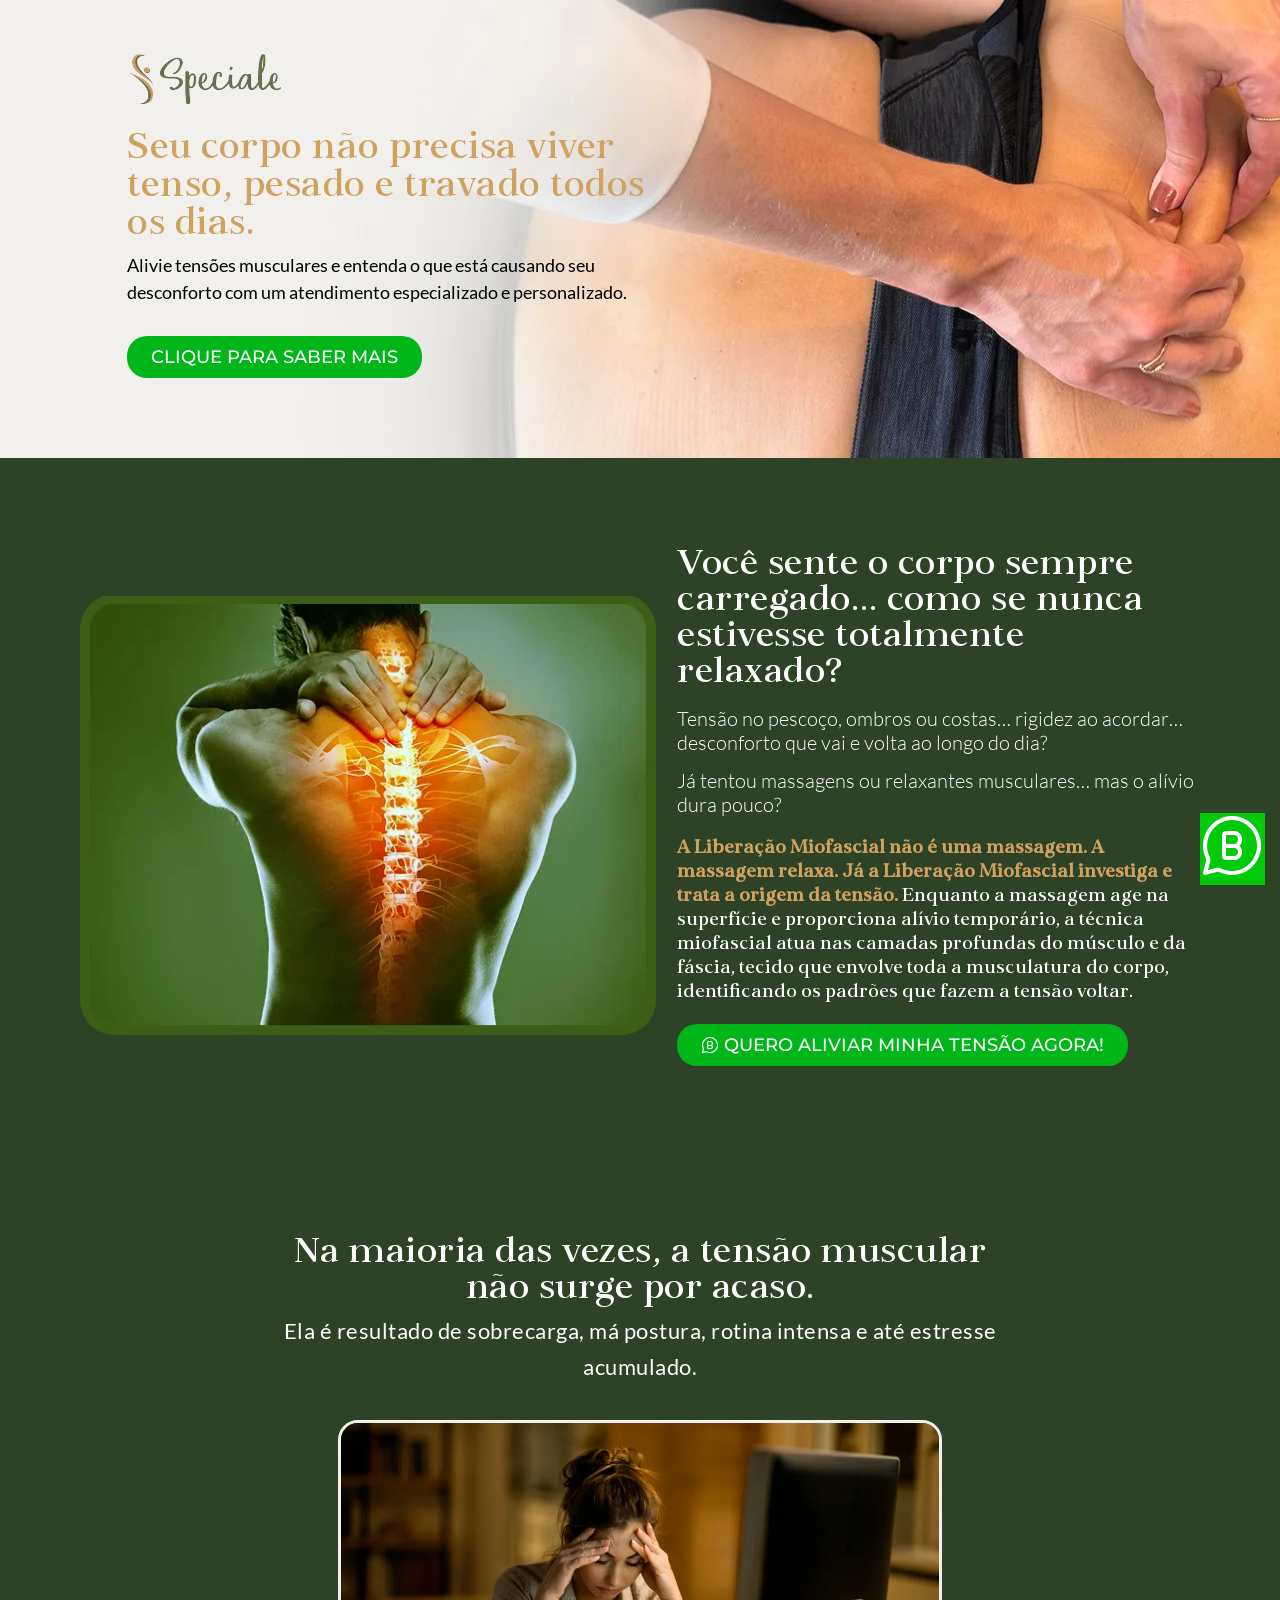
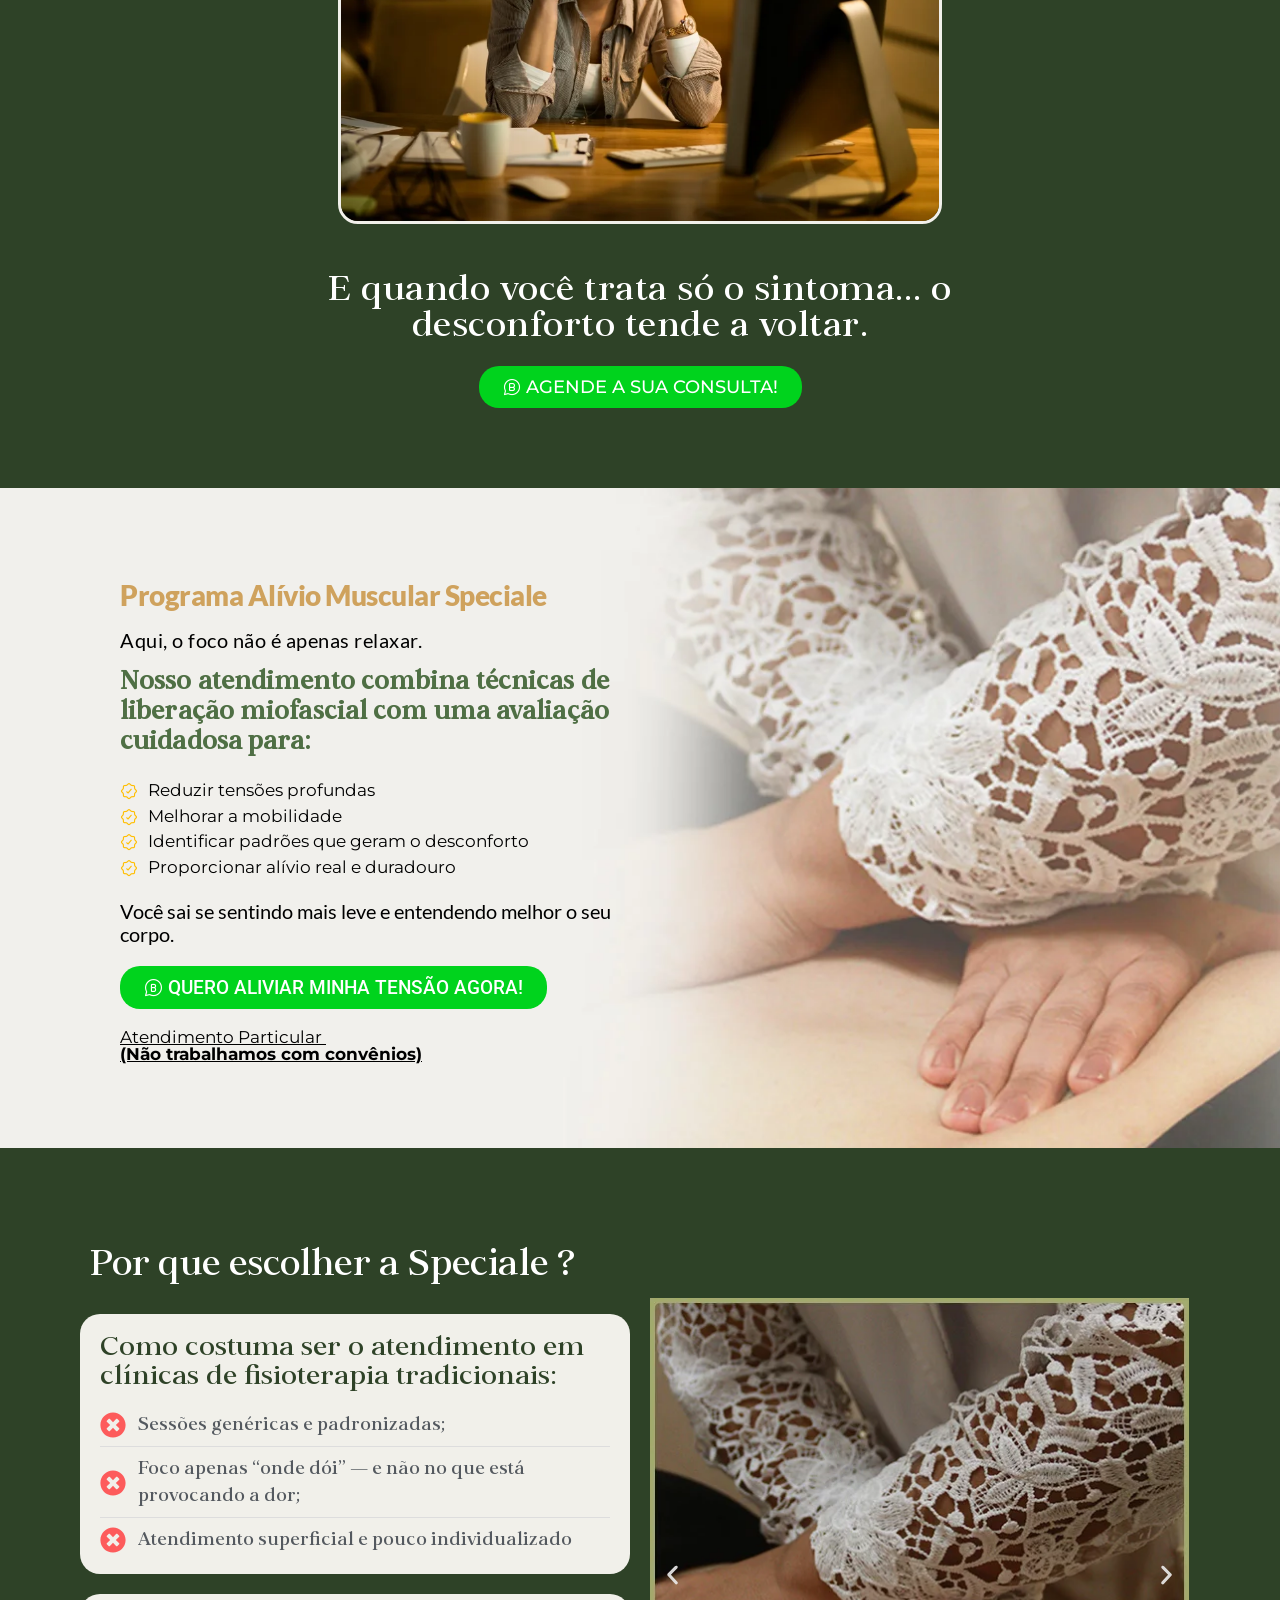
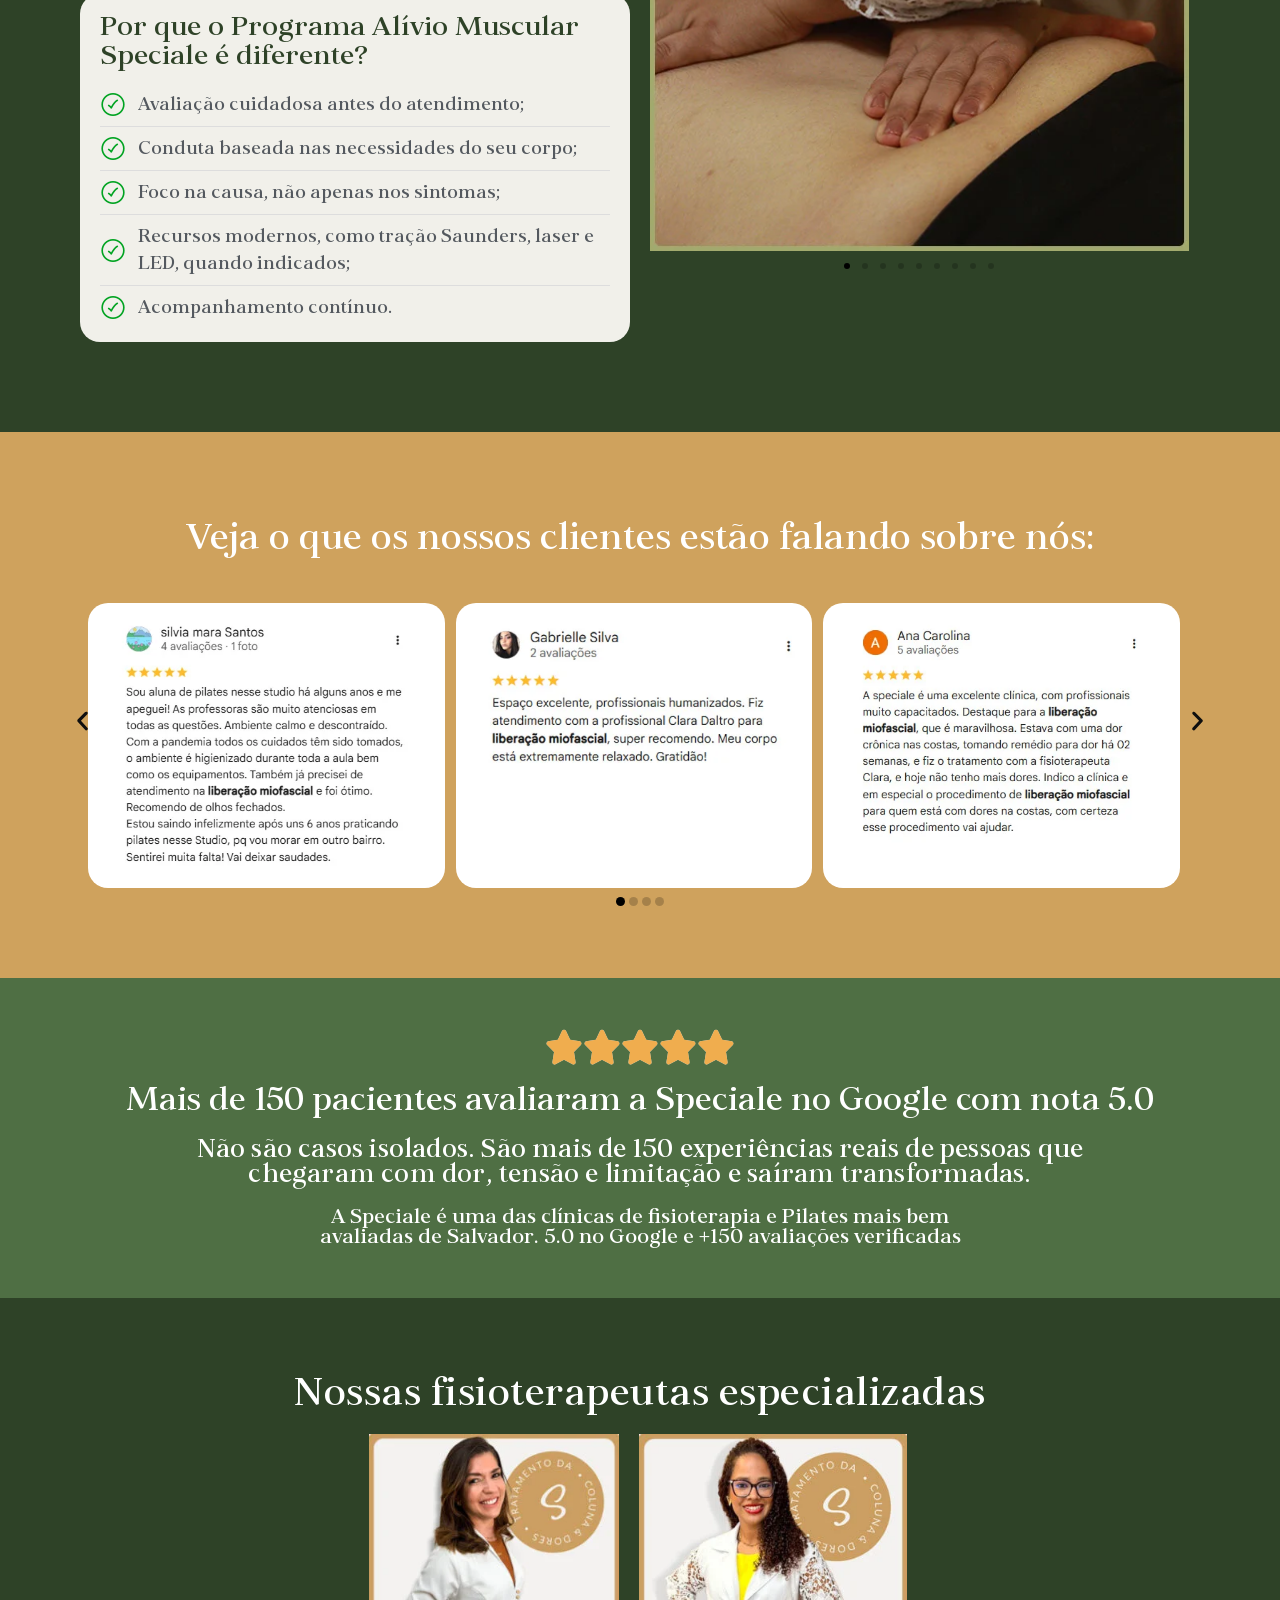
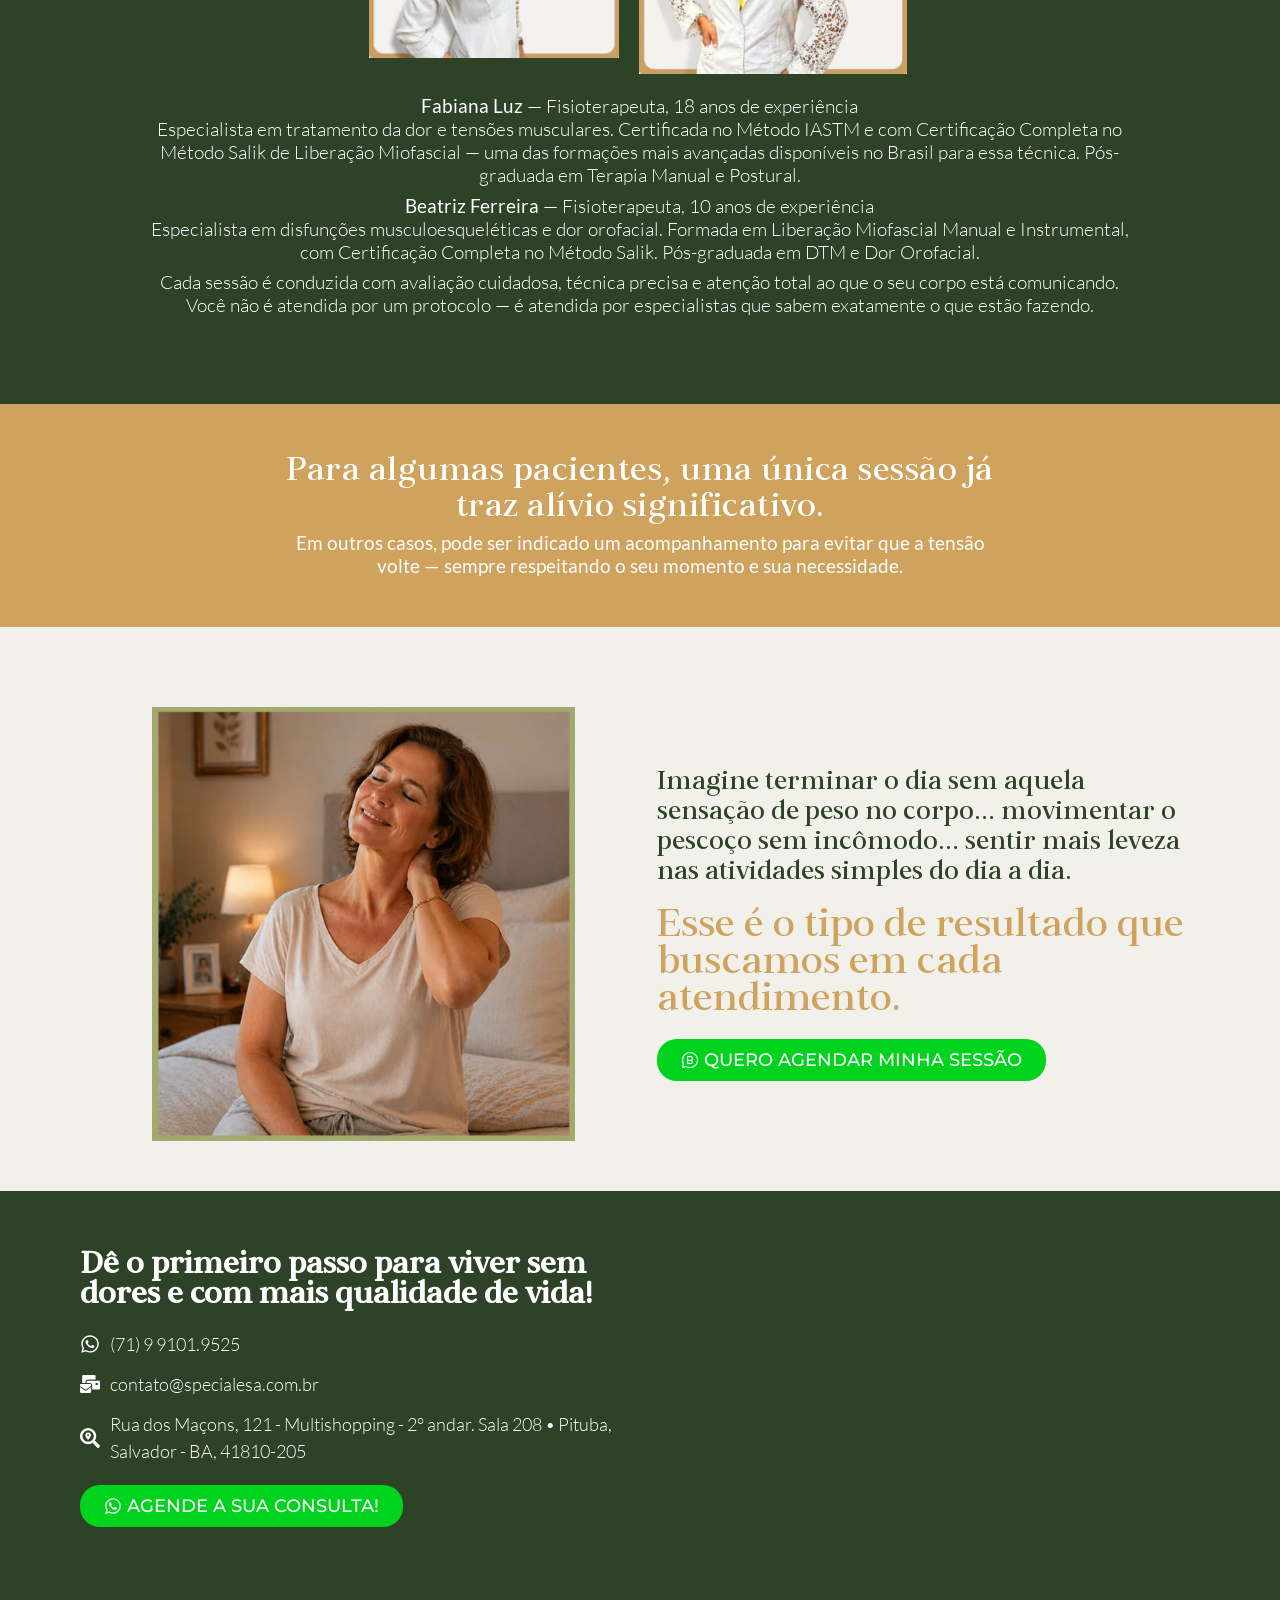
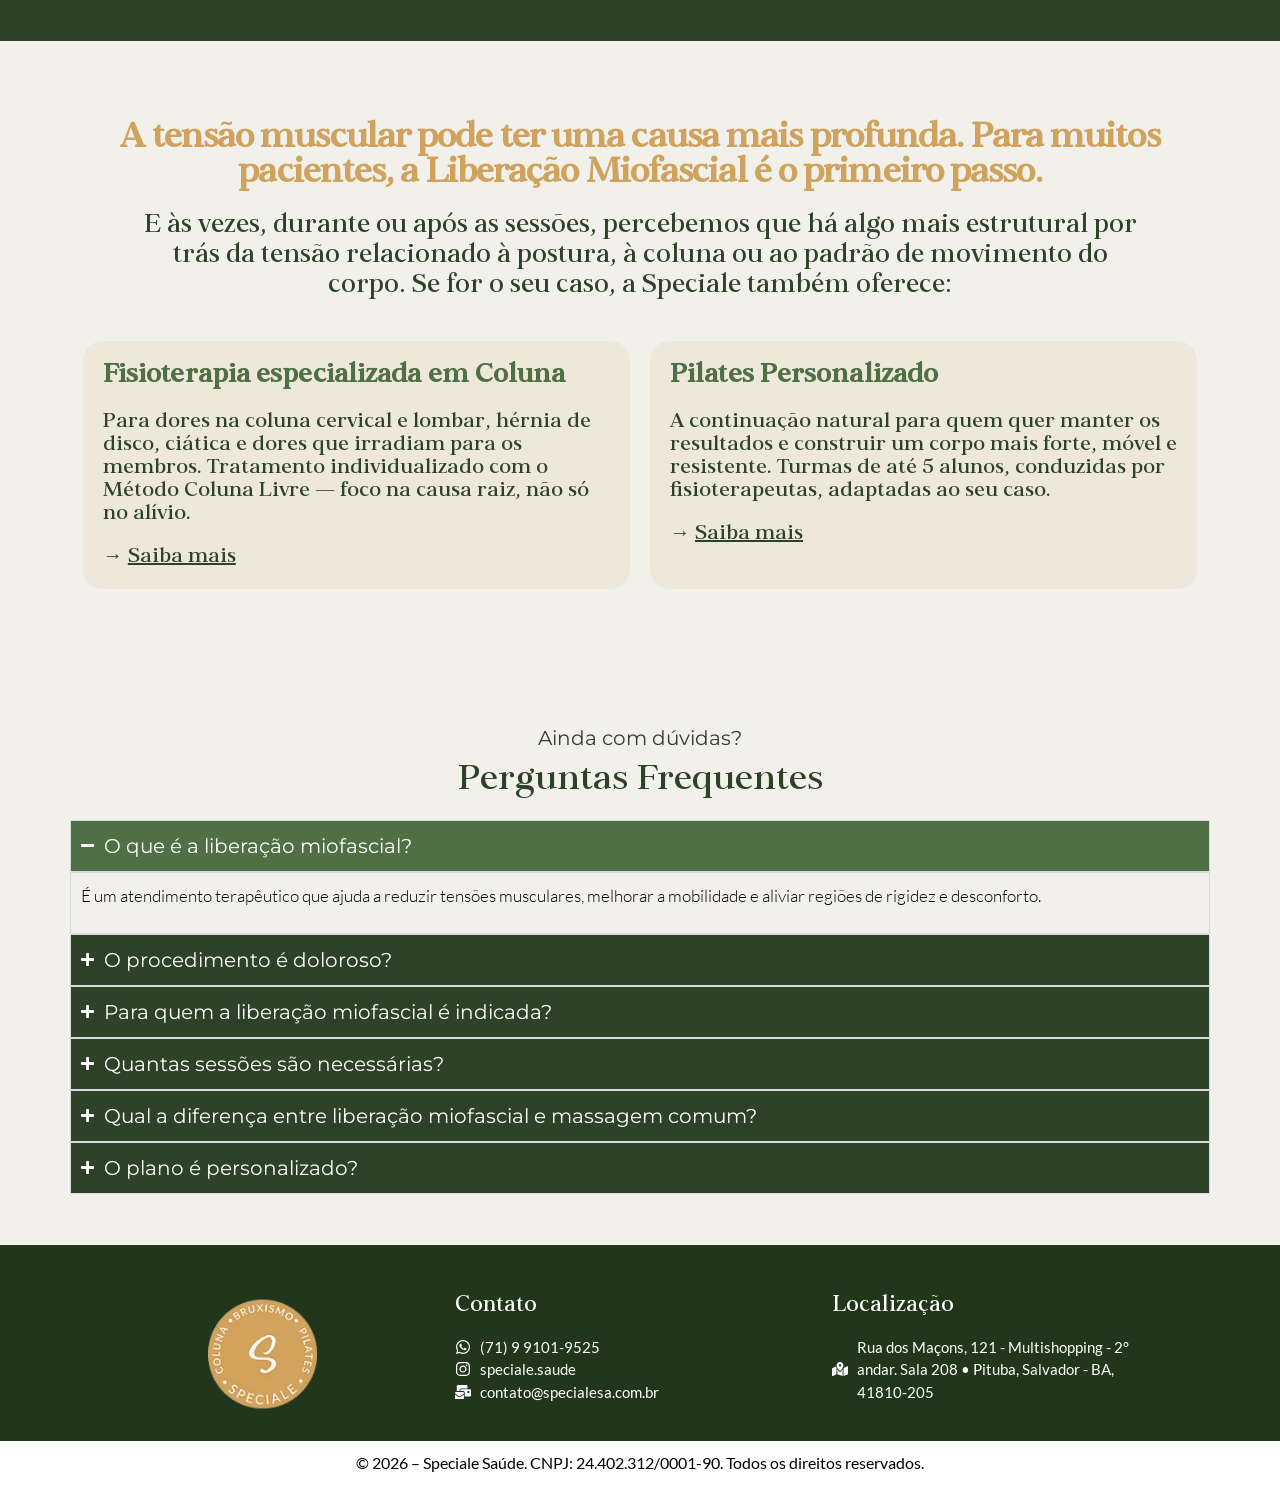
<file: liberacao/index.html>
<!DOCTYPE html>
<html lang="pt-BR">
<head>
<meta charset="UTF-8">
<meta name="viewport" content="width=device-width, initial-scale=1.0, viewport-fit=cover">
<title>Liberação Miofascial em Salvador | Speciale Saúde</title>
<meta name="description" content="Liberação miofascial em Salvador para aliviar tensões musculares, rigidez e corpo travado, com avaliação e plano personalizado conduzidos por fisioterapeutas.">
<meta name="robots" content="index, follow, max-image-preview:large, max-snippet:-1, max-video-preview:-1">
<link rel="canonical" href="https://www.specialesa.com.br/liberacao/">
<meta name="theme-color" content="#2e4227">
<meta name="geo.region" content="BR-BA">
<meta name="geo.placename" content="Salvador">

<!-- Compartilhamento (Open Graph e Twitter/X) -->
<meta property="og:locale" content="pt_BR">
<meta property="og:type" content="website">
<meta property="og:site_name" content="Speciale Saúde">
<meta property="og:url" content="https://www.specialesa.com.br/liberacao/">
<meta property="og:title" content="Liberação Miofascial em Salvador | Speciale Saúde">
<meta property="og:description" content="Liberação miofascial em Salvador para aliviar tensões musculares, rigidez e corpo travado, com avaliação e plano personalizado conduzidos por fisioterapeutas.">
<meta property="og:image" content="https://www.specialesa.com.br/assets/images/og-liberacao.jpg">
<meta property="og:image:width" content="1200">
<meta property="og:image:height" content="630">
<meta property="og:image:type" content="image/jpeg">
<meta property="og:image:alt" content="Liberação miofascial na Speciale Saúde, em Salvador">
<meta name="twitter:card" content="summary_large_image">
<meta name="twitter:title" content="Liberação Miofascial em Salvador | Speciale Saúde">
<meta name="twitter:description" content="Liberação miofascial em Salvador para aliviar tensões musculares, rigidez e corpo travado, com avaliação e plano personalizado conduzidos por fisioterapeutas.">
<meta name="twitter:image" content="https://www.specialesa.com.br/assets/images/og-liberacao.jpg">
<meta name="twitter:image:alt" content="Liberação miofascial na Speciale Saúde, em Salvador">

<!-- LCP: imagem do topo e fontes da primeira dobra -->
<link rel="preload" href="../assets/images/BANNER_DESKTOPV2.webp" as="image" media="(min-width: 768px)" fetchpriority="high">
<link rel="preload" href="../assets/images/BANNER_MOBILE.webp" as="image" media="(max-width: 767px)" fetchpriority="high">
<link rel="preload" href="../assets/fonts/elgraine-medium.woff2" as="font" type="font/woff2" crossorigin>
<link rel="preload" href="../assets/fonts/lato-400-latin.woff2" as="font" type="font/woff2" crossorigin>
<link rel="preload" href="../assets/fonts/montserrat-var-latin.woff2" as="font" type="font/woff2" crossorigin>

<link rel="stylesheet" href="../assets/css/fonts.css">
<link rel="stylesheet" href="../assets/css/liberacao.css">
<link rel="stylesheet" href="../assets/css/static.css">
<script src="../assets/js/carousel.js" defer></script>
<script src="../assets/js/accordion.js" defer></script>
<script src="../assets/js/lazy-iframe.js" defer></script>

<link rel="icon" href="../assets/images/cropped-Logofavicon-32x32.png" sizes="32x32">
<link rel="icon" href="../assets/images/cropped-Logofavicon-192x192.png" sizes="192x192">
<link rel="apple-touch-icon" href="../assets/images/cropped-Logofavicon-180x180.png">
<link rel="manifest" href="../site.webmanifest">

<!-- Dados estruturados (schema.org) -->
<script type="application/ld+json">
{
 "@context": "https://schema.org",
 "@graph": [
  {
   "@type": "MedicalBusiness",
   "@id": "https://www.specialesa.com.br/#organization",
   "name": "Speciale Saúde",
   "alternateName": "Speciale",
   "url": "https://www.specialesa.com.br/",
   "description": "Clínica de fisioterapia especializada e Pilates Clínico na Pituba, em Salvador: tratamento para dor na coluna e hérnia de disco, DTM e bruxismo, liberação miofascial, RPG e fisioterapia integral.",
   "logo": {
    "@type": "ImageObject",
    "url": "https://www.specialesa.com.br/assets/images/cropped-Logofavicon-512x512.png",
    "width": 512,
    "height": 512
   },
   "image": "https://www.specialesa.com.br/assets/images/og-home.jpg",
   "medicalSpecialty": "Physiotherapy",
   "telephone": "+55-71-99101-9525",
   "email": "contato@specialesa.com.br",
   "taxID": "24.402.312/0001-90",
   "address": {
    "@type": "PostalAddress",
    "streetAddress": "Rua dos Maçons, 121 - Multishopping, 2º andar, Sala 208 - Pituba",
    "addressLocality": "Salvador",
    "addressRegion": "BA",
    "postalCode": "41810-205",
    "addressCountry": "BR"
   },
   "hasMap": "https://maps.google.com/maps?q=Rua%20dos%20Ma%C3%A7ons%2C%20121%20-%20Multishopping%20121%20%E2%80%A2%20Pituba%2C%20Salvador%20-%20BA%2C%2041810-205",
   "areaServed": {
    "@type": "City",
    "name": "Salvador"
   },
   "sameAs": [
    "https://www.instagram.com/speciale.saude/"
   ],
   "contactPoint": {
    "@type": "ContactPoint",
    "telephone": "+55-71-99101-9525",
    "email": "contato@specialesa.com.br",
    "contactType": "customer service",
    "areaServed": "BR",
    "availableLanguage": "Portuguese"
   },
   "availableService": [
    {
     "@type": "MedicalTherapy",
     "name": "Fisioterapia especializada em coluna"
    },
    {
     "@type": "MedicalTherapy",
     "name": "Tratamento de DTM e bruxismo"
    },
    {
     "@type": "MedicalTherapy",
     "name": "Liberação miofascial"
    },
    {
     "@type": "MedicalTherapy",
     "name": "RPG (Reeducação Postural Global)"
    },
    {
     "@type": "MedicalTherapy",
     "name": "Fisioterapia integral para lesões musculoesqueléticas"
    },
    {
     "@type": "MedicalTherapy",
     "name": "Pilates clínico"
    }
   ],
   "employee": [
    {
     "@type": "Person",
     "name": "Fabiana Luz",
     "jobTitle": "Fisioterapeuta",
     "description": "Fisioterapeuta há 18 anos"
    },
    {
     "@type": "Person",
     "name": "Beatriz Ferreira",
     "jobTitle": "Fisioterapeuta",
     "description": "Fisioterapeuta há 10 anos"
    },
    {
     "@type": "Person",
     "name": "Clara Carmo",
     "jobTitle": "Fisioterapeuta"
    },
    {
     "@type": "Person",
     "name": "Lousiane Mendes",
     "jobTitle": "Fisioterapeuta"
    },
    {
     "@type": "Person",
     "name": "Michaele Cardozo",
     "jobTitle": "Fisioterapeuta"
    },
    {
     "@type": "Person",
     "name": "Patrícia Zurcher",
     "jobTitle": "Fisioterapeuta"
    }
   ]
  },
  {
   "@type": "WebSite",
   "@id": "https://www.specialesa.com.br/#website",
   "url": "https://www.specialesa.com.br/",
   "name": "Speciale Saúde",
   "inLanguage": "pt-BR",
   "publisher": {
    "@id": "https://www.specialesa.com.br/#organization"
   }
  },
  {
   "@type": "WebPage",
   "@id": "https://www.specialesa.com.br/liberacao/#webpage",
   "url": "https://www.specialesa.com.br/liberacao/",
   "name": "Liberação Miofascial em Salvador | Speciale Saúde",
   "description": "Liberação miofascial em Salvador para aliviar tensões musculares, rigidez e corpo travado, com avaliação e plano personalizado conduzidos por fisioterapeutas.",
   "inLanguage": "pt-BR",
   "isPartOf": {
    "@id": "https://www.specialesa.com.br/#website"
   },
   "about": {
    "@id": "https://www.specialesa.com.br/#organization"
   },
   "primaryImageOfPage": {
    "@type": "ImageObject",
    "url": "https://www.specialesa.com.br/assets/images/og-liberacao.jpg",
    "width": 1200,
    "height": 630
   },
   "breadcrumb": {
    "@id": "https://www.specialesa.com.br/liberacao/#breadcrumb"
   }
  },
  {
   "@type": "BreadcrumbList",
   "@id": "https://www.specialesa.com.br/liberacao/#breadcrumb",
   "itemListElement": [
    {
     "@type": "ListItem",
     "position": 1,
     "name": "Início",
     "item": "https://www.specialesa.com.br/"
    },
    {
     "@type": "ListItem",
     "position": 2,
     "name": "Liberação miofascial",
     "item": "https://www.specialesa.com.br/liberacao/"
    }
   ]
  },
  {
   "@type": "Service",
   "@id": "https://www.specialesa.com.br/liberacao/#service",
   "name": "Liberação miofascial",
   "serviceType": "Liberação miofascial",
   "description": "Liberação miofascial em Salvador para aliviar tensões musculares, rigidez e corpo travado, com avaliação e plano personalizado conduzidos por fisioterapeutas.",
   "url": "https://www.specialesa.com.br/liberacao/",
   "provider": {
    "@id": "https://www.specialesa.com.br/#organization"
   },
   "areaServed": {
    "@type": "City",
    "name": "Salvador"
   }
  },
  {
   "@type": "FAQPage",
   "@id": "https://www.specialesa.com.br/liberacao/#faq",
   "mainEntity": [
    {
     "@type": "Question",
     "name": "O que é a liberação miofascial?",
     "acceptedAnswer": {
      "@type": "Answer",
      "text": "É um atendimento terapêutico que ajuda a reduzir tensões musculares, melhorar a mobilidade e aliviar regiões de rigidez e desconforto."
     }
    },
    {
     "@type": "Question",
     "name": "O procedimento é doloroso?",
     "acceptedAnswer": {
      "@type": "Answer",
      "text": "A técnica pode gerar algum desconforto em áreas mais tensas, mas é conduzida com cuidado, respeitando a sensibilidade de cada paciente."
     }
    },
    {
     "@type": "Question",
     "name": "Para quem a liberação miofascial é indicada?",
     "acceptedAnswer": {
      "@type": "Answer",
      "text": "Ela é indicada para pessoas que sentem rigidez muscular, pontos doloridos, tensão acumulada, corpo travado ou dificuldade de movimento."
     }
    },
    {
     "@type": "Question",
     "name": "Quantas sessões são necessárias?",
     "acceptedAnswer": {
      "@type": "Answer",
      "text": "Isso varia conforme o seu caso. Por isso, a avaliação detalhada é essencial para definir um plano de tratamento personalizado."
     }
    },
    {
     "@type": "Question",
     "name": "Qual a diferença entre liberação miofascial e massagem comum?",
     "acceptedAnswer": {
      "@type": "Answer",
      "text": "A liberação miofascial é uma técnica terapêutica com foco específico em tensão muscular e mobilidade, enquanto a massagem comum costuma ter um objetivo mais geral de relaxamento."
     }
    },
    {
     "@type": "Question",
     "name": "O plano é personalizado?",
     "acceptedAnswer": {
      "@type": "Answer",
      "text": "Sim. Cada paciente é avaliado individualmente para que o tratamento seja ajustado às suas necessidades e aos seus sintomas."
     }
    }
   ]
  }
 ]
}
</script>
</head>
<body class="wp-singular page-template page-template-elementor_canvas page page-id-750 wp-embed-responsive wp-theme-hello-elementor hello-elementor-default elementor-default elementor-template-canvas elementor-kit-5 elementor-page elementor-page-750">
<div data-elementor-type="wp-page" data-elementor-id="750" class="elementor elementor-750">

<!-- Seu corpo não precisa viver tenso, pesado e travado todos os dias. -->
<div class="elementor-element elementor-element-696e630 e-flex e-con-boxed e-con e-parent"><div class="e-con-inner"><div class="elementor-element elementor-element-37f6265 e-con-full e-flex e-con e-child"><div class="elementor-element elementor-element-d0f61cf elementor-widget elementor-widget-image"><div class="elementor-widget-container">
<img decoding="async" width="300" height="116" src="../assets/images/logo_specialepng.webp" class="attachment-large size-large wp-image-11" alt="Speciale Saúde" /></div></div><div class="elementor-element elementor-element-049eb24 elementor-widget elementor-widget-heading"><div class="elementor-widget-container"><h1 class="elementor-heading-title elementor-size-default"><span style="color: #CFA25D">Seu corpo não precisa viver tenso, pesado e travado todos os dias.</span></h1></div></div><div class="elementor-element elementor-element-965cda8 elementor-widget elementor-widget-text-editor"><div class="elementor-widget-container"><p>Alivie tensões musculares e entenda o que está causando seu desconforto com um atendimento especializado e personalizado.</p></div></div><div class="elementor-element elementor-element-0d6441a elementor-align-left elementor-widget__width-inherit elementor-widget elementor-widget-button"><div class="elementor-widget-container"><div class="elementor-button-wrapper">
<a class="elementor-button elementor-button-link elementor-size-sm" href="#avancar">
<span class="elementor-button-content-wrapper">
<span class="elementor-button-text">CLIQUE PARA SABER MAIS</span>
</span>
</a></div></div></div></div><div class="elementor-element elementor-element-66e4ecf e-con-full e-flex e-con e-child"></div></div></div>

<!-- Você sente o corpo sempre carregado… como se nunca estivesse totalmente relaxado -->
<div class="elementor-element elementor-element-d1cd905 e-flex e-con-boxed e-con e-parent"><div class="e-con-inner"><div class="elementor-element elementor-element-b5ca240 e-con-full e-flex e-con e-child"><div class="elementor-element elementor-element-6736272 elementor-hidden-desktop elementor-widget elementor-widget-heading"><div class="elementor-widget-container"><h2 class="elementor-heading-title elementor-size-default">Você sente o corpo sempre carregado…
como se nunca estivesse totalmente relaxado?</h2></div></div><div class="elementor-element elementor-element-1b8ee0f elementor-widget elementor-widget-menu-anchor"><div class="elementor-widget-container"><div class="elementor-menu-anchor" id="avancar"></div></div></div><div class="elementor-element elementor-element-071ede8 elementor-hidden-desktop elementor-widget elementor-widget-text-editor"><div class="elementor-widget-container"><p>Tensão no pescoço, ombros ou costas… rigidez ao acordar… desconforto que vai e volta ao longo do dia?</p></div></div><div class="elementor-element elementor-element-59b37da elementor-hidden-desktop elementor-widget elementor-widget-text-editor"><div class="elementor-widget-container"><p>Já tentou massagens ou relaxantes musculares… mas o alívio dura pouco?</p></div></div><div class="elementor-element elementor-element-13398f6 elementor-widget elementor-widget-image"><div class="elementor-widget-container">
<img decoding="async" width="581" height="445" src="../assets/images/dornacoluna_img.webp" class="attachment-large size-large wp-image-15" alt="Ilustração de dor na coluna vertebral" srcset="../assets/images/dornacoluna_img.webp 581w, ../assets/images/dornacoluna_img-300x230.webp 300w" sizes="(max-width: 581px) 100vw, 581px" /></div></div></div><div class="elementor-element elementor-element-498360f e-con-full e-flex e-con e-child"><div class="elementor-element elementor-element-8e9e801 elementor-hidden-tablet elementor-hidden-mobile elementor-widget elementor-widget-heading"><div class="elementor-widget-container"><h2 class="elementor-heading-title elementor-size-default">Você sente o corpo sempre carregado…
como se nunca estivesse totalmente relaxado?</h2></div></div><div class="elementor-element elementor-element-754fdab elementor-widget__width-initial elementor-widget-mobile__width-initial elementor-hidden-tablet elementor-hidden-mobile elementor-widget elementor-widget-heading"><div class="elementor-widget-container"><h2 class="elementor-heading-title elementor-size-default">Tensão no pescoço, ombros ou costas…
rigidez ao acordar…
desconforto que vai e volta ao longo do dia?</h2></div></div><div class="elementor-element elementor-element-66275a3 elementor-widget__width-initial elementor-widget-mobile__width-initial elementor-hidden-mobile elementor-widget elementor-widget-heading"><div class="elementor-widget-container"><h2 class="elementor-heading-title elementor-size-default">Já tentou massagens ou relaxantes musculares…
mas o alívio dura pouco?</h2></div></div><div class="elementor-element elementor-element-e64d042 elementor-fixed elementor-view-default ha-has-bg-overlay elementor-widget elementor-widget-icon"><div class="elementor-widget-container"><div class="elementor-icon-wrapper">
<a class="elementor-icon" href="https://wa.me/5571991019525?text=Ol%C3%A1%2C%20vim%20atrav%C3%A9s%20da%20BIO%20do%20Instagram%20e%20gostaria%20de%20mais%20informa%C3%A7%C3%B5es%20sobre%20Libera%C3%A7%C3%A3o%20Miofascial.%20-%20Programa%20Al%C3%ADvio%20Muscular.%20">
<i aria-hidden="true" class="huge huge-whatsapp-business"></i>			</a></div></div></div><div class="elementor-element elementor-element-e011dac elementor-icon-list--layout-traditional elementor-list-item-link-full_width elementor-widget elementor-widget-icon-list"><div class="elementor-widget-container"><ul class="elementor-icon-list-items"><li class="elementor-icon-list-item">
<span class="elementor-icon-list-text"><span style="color: #CFA25D"><b>A Liberação Miofascial não é uma massagem. A massagem relaxa. Já a Liberação Miofascial investiga e trata a origem da tensão.</b></span> Enquanto a massagem age na superfície e proporciona alívio temporário, a técnica miofascial atua nas camadas profundas do músculo e da fáscia, tecido que envolve toda a musculatura do corpo, identificando os padrões que fazem a tensão voltar.</span></li></ul></div></div><div class="elementor-element elementor-element-b77cf7d elementor-align-left elementor-widget__width-inherit elementor-widget elementor-widget-button"><div class="elementor-widget-container"><div class="elementor-button-wrapper">
<a class="elementor-button elementor-button-link elementor-size-sm" href="https://wa.me/5571991019525?text=Ol%C3%A1%2C%20vim%20atrav%C3%A9s%20da%20BIO%20do%20Instagram%20e%20gostaria%20de%20mais%20informa%C3%A7%C3%B5es%20sobre%20Libera%C3%A7%C3%A3o%20Miofascial.%20-%20Programa%20Al%C3%ADvio%20Muscular.%20">
<span class="elementor-button-content-wrapper">
<span class="elementor-button-icon">
<i aria-hidden="true" class="huge huge-whatsapp-business"></i>			</span>
<span class="elementor-button-text">QUERO ALIVIAR MINHA TENSÃO AGORA!</span>
</span>
</a></div></div></div></div></div></div>

<!-- Na maioria das vezes, a tensão muscular não surge por acaso. -->
<div class="elementor-element elementor-element-251a05c e-flex e-con-boxed e-con e-parent"><div class="e-con-inner"><div class="elementor-element elementor-element-e0185ed elementor-widget__width-initial elementor-widget elementor-widget-heading"><div class="elementor-widget-container"><h2 class="elementor-heading-title elementor-size-default">Na maioria das vezes, a tensão muscular não surge por acaso.</h2></div></div><div class="elementor-element elementor-element-d80d4c7 elementor-widget__width-initial elementor-widget elementor-widget-heading"><div class="elementor-widget-container"><h2 class="elementor-heading-title elementor-size-default">Ela é resultado de sobrecarga, má postura, rotina intensa e até estresse acumulado.</h2></div></div><div class="elementor-element elementor-element-cc203e3 elementor-align-center elementor-widget__width-inherit elementor-widget elementor-widget-button"><div class="elementor-widget-container"><div class="elementor-button-wrapper">
<a class="elementor-button elementor-button-link elementor-size-sm" href="https://wa.me/5571991019525?text=Ol%C3%A1%2C%20vim%20atrav%C3%A9s%20da%20BIO%20do%20Instagram%20e%20gostaria%20de%20mais%20informa%C3%A7%C3%B5es%20sobre%20Libera%C3%A7%C3%A3o%20Miofascial.%20-%20Programa%20Al%C3%ADvio%20Muscular.%20">
<span class="elementor-button-content-wrapper">
<span class="elementor-button-icon">
<i aria-hidden="true" class="huge huge-whatsapp-business"></i>			</span>
<span class="elementor-button-text">AGENDE A SUA CONSULTA!</span>
</span>
</a></div></div></div><div class="elementor-element elementor-element-7e64a71 elementor-widget elementor-widget-image"><div class="elementor-widget-container">
<img loading="lazy" decoding="async" width="800" height="533" src="../assets/images/capa-estresse.webp" class="attachment-large size-large wp-image-1893" alt="Mulher tensa e estressada trabalhando no computador" srcset="../assets/images/capa-estresse.webp 900w, ../assets/images/capa-estresse-300x200.webp 300w, ../assets/images/capa-estresse-768x512.webp 768w" sizes="(max-width: 800px) 100vw, 800px" /></div></div><div class="elementor-element elementor-element-94cf040 elementor-widget__width-initial elementor-widget elementor-widget-heading"><div class="elementor-widget-container"><h2 class="elementor-heading-title elementor-size-default">E quando você trata só o sintoma…
o desconforto tende a voltar.</h2></div></div></div></div>

<!-- Programa Alívio Muscular Speciale -->
<div class="elementor-element elementor-element-8af372b e-flex e-con-boxed e-con e-parent"><div class="e-con-inner"><div class="elementor-element elementor-element-bd2f5a3 e-con-full e-flex e-con e-child"><div class="elementor-element elementor-element-332a716 elementor-widget elementor-widget-heading"><div class="elementor-widget-container"><h2 class="elementor-heading-title elementor-size-default">Programa  Alívio Muscular Speciale</h2></div></div><div class="elementor-element elementor-element-e1d8645 elementor-widget elementor-widget-heading"><div class="elementor-widget-container"><h2 class="elementor-heading-title elementor-size-default">Aqui, o foco não é apenas relaxar.</h2></div></div><div class="elementor-element elementor-element-983648b elementor-widget elementor-widget-heading"><div class="elementor-widget-container"><h2 class="elementor-heading-title elementor-size-default">Nosso atendimento combina técnicas de liberação miofascial com uma avaliação cuidadosa para:</h2></div></div><div class="elementor-element elementor-element-c3b79a9 elementor-icon-list--layout-traditional elementor-list-item-link-full_width elementor-widget elementor-widget-icon-list"><div class="elementor-widget-container"><ul class="elementor-icon-list-items"><li class="elementor-icon-list-item">
<span class="elementor-icon-list-icon">
<i aria-hidden="true" class="huge huge-checkmark-badge-02"></i>						</span>
<span class="elementor-icon-list-text">Reduzir tensões profundas</span></li><li class="elementor-icon-list-item">
<span class="elementor-icon-list-icon">
<i aria-hidden="true" class="huge huge-checkmark-badge-02"></i>						</span>
<span class="elementor-icon-list-text">Melhorar a mobilidade</span></li><li class="elementor-icon-list-item">
<span class="elementor-icon-list-icon">
<i aria-hidden="true" class="huge huge-checkmark-badge-02"></i>						</span>
<span class="elementor-icon-list-text">Identificar padrões que geram o desconforto</span></li><li class="elementor-icon-list-item">
<span class="elementor-icon-list-icon">
<i aria-hidden="true" class="huge huge-checkmark-badge-02"></i>						</span>
<span class="elementor-icon-list-text">Proporcionar alívio real e duradouro</span></li></ul></div></div><div class="elementor-element elementor-element-5bfbff5 elementor-widget elementor-widget-heading"><div class="elementor-widget-container"><h2 class="elementor-heading-title elementor-size-default">Você sai se sentindo mais leve
e entendendo melhor o seu corpo.</h2></div></div><div class="elementor-element elementor-element-bdea97e elementor-widget elementor-widget-button"><div class="elementor-widget-container"><div class="elementor-button-wrapper">
<a class="elementor-button elementor-button-link elementor-size-sm" href="https://wa.me/5571991019525?text=Ol%C3%A1%2C%20vim%20atrav%C3%A9s%20da%20BIO%20do%20Instagram%20e%20gostaria%20de%20mais%20informa%C3%A7%C3%B5es%20sobre%20Libera%C3%A7%C3%A3o%20Miofascial.%20-%20Programa%20Al%C3%ADvio%20Muscular.%20">
<span class="elementor-button-content-wrapper">
<span class="elementor-button-icon">
<i aria-hidden="true" class="huge huge-whatsapp-business"></i>			</span>
<span class="elementor-button-text">QUERO ALIVIAR MINHA TENSÃO AGORA!</span>
</span>
</a></div></div></div><div class="elementor-element elementor-element-5b8d219 elementor-widget-mobile__width-inherit elementor-widget elementor-widget-text-editor"><div class="elementor-widget-container"><p><u>Atendimento Particular <br /></u><strong><u>(Não trabalhamos com convênios)</u></strong></p></div></div></div></div></div>

<!-- Por que escolher a Speciale ? -->
<div class="elementor-element elementor-element-b8344b2 e-flex e-con-boxed e-con e-parent"><div class="e-con-inner"><div class="elementor-element elementor-element-8f94e7a e-con-full e-flex e-con e-child"><div class="elementor-element elementor-element-8509c4f e-flex e-con-boxed e-con e-child"><div class="e-con-inner"><div class="elementor-element elementor-element-5da37fc elementor-widget__width-initial elementor-widget elementor-widget-heading"><div class="elementor-widget-container"><h2 class="elementor-heading-title elementor-size-default">Por que escolher a Speciale ?</h2></div></div></div></div><div class="elementor-element elementor-element-2d37ba3 e-con-full e-flex e-con e-child"><div class="elementor-element elementor-element-67cdbc6 elementor-widget__width-initial elementor-widget elementor-widget-heading"><div class="elementor-widget-container"><h2 class="elementor-heading-title elementor-size-default">Como costuma ser o atendimento em clínicas de fisioterapia tradicionais:</h2></div></div><div class="elementor-element elementor-element-2b20f3f elementor-icon-list--layout-traditional elementor-list-item-link-full_width elementor-widget elementor-widget-icon-list"><div class="elementor-widget-container"><ul class="elementor-icon-list-items"><li class="elementor-icon-list-item">
<span class="elementor-icon-list-icon">
<svg aria-hidden="true" class="e-font-icon-svg e-fas-times-circle" viewBox="0 0 512 512" xmlns="http://www.w3.org/2000/svg"><path d="M256 8C119 8 8 119 8 256s111 248 248 248 248-111 248-248S393 8 256 8zm121.6 313.1c4.7 4.7 4.7 12.3 0 17L338 377.6c-4.7 4.7-12.3 4.7-17 0L256 312l-65.1 65.6c-4.7 4.7-12.3 4.7-17 0L134.4 338c-4.7-4.7-4.7-12.3 0-17l65.6-65-65.6-65.1c-4.7-4.7-4.7-12.3 0-17l39.6-39.6c4.7-4.7 12.3-4.7 17 0l65 65.7 65.1-65.6c4.7-4.7 12.3-4.7 17 0l39.6 39.6c4.7 4.7 4.7 12.3 0 17L312 256l65.6 65.1z"></path></svg>						</span>
<span class="elementor-icon-list-text">Sessões genéricas e padronizadas;</span></li><li class="elementor-icon-list-item">
<span class="elementor-icon-list-icon">
<svg aria-hidden="true" class="e-font-icon-svg e-fas-times-circle" viewBox="0 0 512 512" xmlns="http://www.w3.org/2000/svg"><path d="M256 8C119 8 8 119 8 256s111 248 248 248 248-111 248-248S393 8 256 8zm121.6 313.1c4.7 4.7 4.7 12.3 0 17L338 377.6c-4.7 4.7-12.3 4.7-17 0L256 312l-65.1 65.6c-4.7 4.7-12.3 4.7-17 0L134.4 338c-4.7-4.7-4.7-12.3 0-17l65.6-65-65.6-65.1c-4.7-4.7-4.7-12.3 0-17l39.6-39.6c4.7-4.7 12.3-4.7 17 0l65 65.7 65.1-65.6c4.7-4.7 12.3-4.7 17 0l39.6 39.6c4.7 4.7 4.7 12.3 0 17L312 256l65.6 65.1z"></path></svg>						</span>
<span class="elementor-icon-list-text">Foco apenas “onde dói” — e não no que está provocando a dor;</span></li><li class="elementor-icon-list-item">
<span class="elementor-icon-list-icon">
<svg aria-hidden="true" class="e-font-icon-svg e-fas-times-circle" viewBox="0 0 512 512" xmlns="http://www.w3.org/2000/svg"><path d="M256 8C119 8 8 119 8 256s111 248 248 248 248-111 248-248S393 8 256 8zm121.6 313.1c4.7 4.7 4.7 12.3 0 17L338 377.6c-4.7 4.7-12.3 4.7-17 0L256 312l-65.1 65.6c-4.7 4.7-12.3 4.7-17 0L134.4 338c-4.7-4.7-4.7-12.3 0-17l65.6-65-65.6-65.1c-4.7-4.7-4.7-12.3 0-17l39.6-39.6c4.7-4.7 12.3-4.7 17 0l65 65.7 65.1-65.6c4.7-4.7 12.3-4.7 17 0l39.6 39.6c4.7 4.7 4.7 12.3 0 17L312 256l65.6 65.1z"></path></svg>						</span>
<span class="elementor-icon-list-text">Atendimento superficial e pouco individualizado</span></li></ul></div></div></div><div class="elementor-element elementor-element-c30fa23 e-con-full e-flex e-con e-child"><div class="elementor-element elementor-element-ff73350 elementor-widget__width-initial elementor-widget elementor-widget-heading"><div class="elementor-widget-container"><h2 class="elementor-heading-title elementor-size-default">Por que o Programa  Alívio Muscular Speciale é diferente?</h2></div></div><div class="elementor-element elementor-element-fbb7cbb elementor-icon-list--layout-traditional elementor-list-item-link-full_width elementor-widget elementor-widget-icon-list"><div class="elementor-widget-container"><ul class="elementor-icon-list-items"><li class="elementor-icon-list-item">
<span class="elementor-icon-list-icon">
<i aria-hidden="true" class="huge huge-checkmark-circle-01"></i>						</span>
<span class="elementor-icon-list-text">Avaliação cuidadosa antes do atendimento;</span></li><li class="elementor-icon-list-item">
<span class="elementor-icon-list-icon">
<i aria-hidden="true" class="huge huge-checkmark-circle-01"></i>						</span>
<span class="elementor-icon-list-text">Conduta baseada nas necessidades do seu corpo;</span></li><li class="elementor-icon-list-item">
<span class="elementor-icon-list-icon">
<i aria-hidden="true" class="huge huge-checkmark-circle-01"></i>						</span>
<span class="elementor-icon-list-text">Foco na causa, não apenas nos sintomas;</span></li><li class="elementor-icon-list-item">
<span class="elementor-icon-list-icon">
<i aria-hidden="true" class="huge huge-checkmark-circle-01"></i>						</span>
<span class="elementor-icon-list-text">Recursos modernos, como tração Saunders, laser e LED, quando indicados;</span></li><li class="elementor-icon-list-item">
<span class="elementor-icon-list-icon">
<i aria-hidden="true" class="huge huge-checkmark-circle-01"></i>						</span>
<span class="elementor-icon-list-text">Acompanhamento contínuo.</span></li></ul></div></div></div></div><div class="elementor-element elementor-element-e7519bd e-con-full e-flex e-con e-child"><div class="elementor-element elementor-element-285c56b elementor-arrows-position-inside elementor-pagination-position-outside elementor-widget elementor-widget-image-carousel e-widget-swiper" data-carousel data-autoplay="5000" data-speed="500" data-pause-hover data-pause-interaction style="--spv-m:1;--spv-t:1;--spv-d:1;--gap-m:0;--gap-t:0;--gap-d:0"><div class="elementor-widget-container"><div class="elementor-image-carousel-wrapper swiper swiper-initialized swiper-horizontal swiper-pointer-events" role="region" aria-roledescription="carousel" aria-label="Carrossel de imagens" dir="ltr"><div class="elementor-image-carousel swiper-wrapper" id="carousel-285c56b" aria-live="off"><div class="swiper-slide" role="group" aria-roledescription="slide" aria-label="1 de 9"><figure class="swiper-slide-inner"><img loading="lazy" decoding="async" class="swiper-slide-image" src="../assets/images/FISIOTERAPIA_PERSONALIZADA.webp" alt="FISIOTERAPIA_PERSONALIZADA"  width="542" height="556" /></figure></div><div class="swiper-slide" role="group" aria-roledescription="slide" aria-label="2 de 9"><figure class="swiper-slide-inner"><img loading="lazy" decoding="async" class="swiper-slide-image" src="../assets/images/LIBERACAO_01.webp" alt="LIBERAÇÃO_01"  width="542" height="556" /></figure></div><div class="swiper-slide" role="group" aria-roledescription="slide" aria-label="3 de 9"><figure class="swiper-slide-inner"><img loading="lazy" decoding="async" class="swiper-slide-image" src="../assets/images/LIBERACAO_02.webp" alt="LIBERAÇÃO_02"  width="542" height="556" /></figure></div><div class="swiper-slide" role="group" aria-roledescription="slide" aria-label="4 de 9"><figure class="swiper-slide-inner"><img loading="lazy" decoding="async" class="swiper-slide-image" src="../assets/images/LIBERACAO_03.webp" alt="LIBERAÇÃO_03"  width="542" height="556" /></figure></div><div class="swiper-slide" role="group" aria-roledescription="slide" aria-label="5 de 9"><figure class="swiper-slide-inner"><img loading="lazy" decoding="async" class="swiper-slide-image" src="../assets/images/FISIOTERAPIA_ATENDIMENTO.webp" alt="FISIOTERAPIA_ATENDIMENTO"  width="542" height="556" /></figure></div><div class="swiper-slide" role="group" aria-roledescription="slide" aria-label="6 de 9"><figure class="swiper-slide-inner"><img loading="lazy" decoding="async" class="swiper-slide-image" src="../assets/images/PACIENTE_LIBERACAO1.webp" alt="PACIENTE_LIBERAÇÃO1"  width="542" height="556" /></figure></div><div class="swiper-slide" role="group" aria-roledescription="slide" aria-label="7 de 9"><figure class="swiper-slide-inner"><img loading="lazy" decoding="async" class="swiper-slide-image" src="../assets/images/PACIENTE_LIBERACAO2.webp" alt="PACIENTE_LIBERAÇÃO2"  width="542" height="556" /></figure></div><div class="swiper-slide" role="group" aria-roledescription="slide" aria-label="8 de 9"><figure class="swiper-slide-inner"><img loading="lazy" decoding="async" class="swiper-slide-image" src="../assets/images/PACIENTE_LIBERACAO4.webp" alt="PACIENTE_LIBERAÇÃO4"  width="542" height="556" /></figure></div><div class="swiper-slide" role="group" aria-roledescription="slide" aria-label="9 de 9"><figure class="swiper-slide-inner"><img loading="lazy" decoding="async" class="swiper-slide-image" src="../assets/images/PACIENTE_LIBERACAO5.webp" alt="PACIENTE_LIBERAÇÃO5"  width="542" height="556" /></figure></div></div><div class="elementor-swiper-button elementor-swiper-button-prev" role="button" tabindex="0" aria-label="Slide anterior" aria-controls="carousel-285c56b">
<svg aria-hidden="true" class="e-font-icon-svg e-eicon-chevron-left" viewBox="0 0 1000 1000" xmlns="http://www.w3.org/2000/svg"><path d="M646 125C629 125 613 133 604 142L308 442C296 454 292 471 292 487 292 504 296 521 308 533L604 854C617 867 629 875 646 875 663 875 679 871 692 858 704 846 713 829 713 812 713 796 708 779 692 767L438 487 692 225C700 217 708 204 708 187 708 171 704 154 692 142 675 129 663 125 646 125Z"></path></svg></div><div class="elementor-swiper-button elementor-swiper-button-next" role="button" tabindex="0" aria-label="Próximo slide" aria-controls="carousel-285c56b">
<svg aria-hidden="true" class="e-font-icon-svg e-eicon-chevron-right" viewBox="0 0 1000 1000" xmlns="http://www.w3.org/2000/svg"><path d="M696 533C708 521 713 504 713 487 713 471 708 454 696 446L400 146C388 133 375 125 354 125 338 125 325 129 313 142 300 154 292 171 292 187 292 204 296 221 308 233L563 492 304 771C292 783 288 800 288 817 288 833 296 850 308 863 321 871 338 875 354 875 371 875 388 867 400 854L696 533Z"></path></svg></div><div class="swiper-pagination swiper-pagination-clickable swiper-pagination-bullets swiper-pagination-horizontal"><span class="swiper-pagination-bullet swiper-pagination-bullet-active" role="button" tabindex="0" aria-label="Ir para o slide 1" aria-current="true"></span><span class="swiper-pagination-bullet" role="button" tabindex="0" aria-label="Ir para o slide 2"></span><span class="swiper-pagination-bullet" role="button" tabindex="0" aria-label="Ir para o slide 3"></span><span class="swiper-pagination-bullet" role="button" tabindex="0" aria-label="Ir para o slide 4"></span><span class="swiper-pagination-bullet" role="button" tabindex="0" aria-label="Ir para o slide 5"></span><span class="swiper-pagination-bullet" role="button" tabindex="0" aria-label="Ir para o slide 6"></span><span class="swiper-pagination-bullet" role="button" tabindex="0" aria-label="Ir para o slide 7"></span><span class="swiper-pagination-bullet" role="button" tabindex="0" aria-label="Ir para o slide 8"></span><span class="swiper-pagination-bullet" role="button" tabindex="0" aria-label="Ir para o slide 9"></span></div></div></div></div></div></div></div>

<!-- Veja o que os nossos clientes estão falando sobre nós: -->
<div class="elementor-element elementor-element-36d1be7 e-flex e-con-boxed e-con e-parent"><div class="e-con-inner"><div class="elementor-element elementor-element-65100e7 e-con-full e-flex e-con e-child"><div class="elementor-element elementor-element-39da039 elementor-widget__width-initial elementor-widget-mobile__width-initial elementor-widget elementor-widget-heading"><div class="elementor-widget-container"><h2 class="elementor-heading-title elementor-size-default">Veja o que os nossos clientes estão falando sobre nós:</h2></div></div><div class="elementor-element elementor-element-fad9b68 elementor-arrows-position-outside elementor-widget-mobile__width-inherit elementor-pagination-position-outside elementor-widget elementor-widget-image-carousel e-widget-swiper" data-carousel data-autoplay="5000" data-speed="500" data-pause-hover data-pause-interaction style="--spv-m:1;--spv-t:2;--spv-d:3;--gap-m:0;--gap-t:11;--gap-d:11"><div class="elementor-widget-container"><div class="elementor-image-carousel-wrapper swiper swiper-initialized swiper-horizontal swiper-pointer-events swiper-backface-hidden" role="region" aria-roledescription="carousel" aria-label="Carrossel de imagens" dir="ltr"><div class="elementor-image-carousel swiper-wrapper" id="carousel-fad9b68" aria-live="off"><div class="swiper-slide" role="group" aria-roledescription="slide" aria-label="1 de 4"><figure class="swiper-slide-inner"><img loading="lazy" decoding="async" class="swiper-slide-image" src="../assets/images/1.webp" alt="1"  width="500" height="400" /></figure></div><div class="swiper-slide" role="group" aria-roledescription="slide" aria-label="2 de 4"><figure class="swiper-slide-inner"><img loading="lazy" decoding="async" class="swiper-slide-image" src="../assets/images/2.webp" alt="2"  width="500" height="400" /></figure></div><div class="swiper-slide" role="group" aria-roledescription="slide" aria-label="3 de 4"><figure class="swiper-slide-inner"><img loading="lazy" decoding="async" class="swiper-slide-image" src="../assets/images/3.webp" alt="3"  width="500" height="400" /></figure></div><div class="swiper-slide" role="group" aria-roledescription="slide" aria-label="4 de 4"><figure class="swiper-slide-inner"><img loading="lazy" decoding="async" class="swiper-slide-image" src="../assets/images/4.webp" alt="4"  width="500" height="400" /></figure></div></div><div class="elementor-swiper-button elementor-swiper-button-prev" role="button" tabindex="0" aria-label="Slide anterior" aria-controls="carousel-fad9b68">
<svg aria-hidden="true" class="e-font-icon-svg e-eicon-chevron-left" viewBox="0 0 1000 1000" xmlns="http://www.w3.org/2000/svg"><path d="M646 125C629 125 613 133 604 142L308 442C296 454 292 471 292 487 292 504 296 521 308 533L604 854C617 867 629 875 646 875 663 875 679 871 692 858 704 846 713 829 713 812 713 796 708 779 692 767L438 487 692 225C700 217 708 204 708 187 708 171 704 154 692 142 675 129 663 125 646 125Z"></path></svg></div><div class="elementor-swiper-button elementor-swiper-button-next" role="button" tabindex="0" aria-label="Próximo slide" aria-controls="carousel-fad9b68">
<svg aria-hidden="true" class="e-font-icon-svg e-eicon-chevron-right" viewBox="0 0 1000 1000" xmlns="http://www.w3.org/2000/svg"><path d="M696 533C708 521 713 504 713 487 713 471 708 454 696 446L400 146C388 133 375 125 354 125 338 125 325 129 313 142 300 154 292 171 292 187 292 204 296 221 308 233L563 492 304 771C292 783 288 800 288 817 288 833 296 850 308 863 321 871 338 875 354 875 371 875 388 867 400 854L696 533Z"></path></svg></div><div class="swiper-pagination swiper-pagination-clickable swiper-pagination-bullets swiper-pagination-horizontal"><span class="swiper-pagination-bullet swiper-pagination-bullet-active" role="button" tabindex="0" aria-label="Ir para o slide 1" aria-current="true"></span><span class="swiper-pagination-bullet" role="button" tabindex="0" aria-label="Ir para o slide 2"></span><span class="swiper-pagination-bullet" role="button" tabindex="0" aria-label="Ir para o slide 3"></span><span class="swiper-pagination-bullet" role="button" tabindex="0" aria-label="Ir para o slide 4"></span></div></div></div></div></div></div></div>

<!-- Mais de 150 pacientes avaliaram a Speciale no Google com nota 5.0 -->
<div class="elementor-element elementor-element-35fcad0 e-flex e-con-boxed e-con e-parent"><div class="e-con-inner"><div class="elementor-element elementor-element-e81d990 elementor-widget elementor-widget-rating"><div class="elementor-widget-container"><div class="e-rating" itemtype="https://schema.org/Rating" itemscope="" itemprop="reviewRating"><meta itemprop="worstRating" content="0"><meta itemprop="bestRating" content="5"><div class="e-rating-wrapper" itemprop="ratingValue" content="5" role="img" aria-label="Classificado como 5 de 5"><div class="e-icon"><div class="e-icon-wrapper e-icon-marked">
<svg aria-hidden="true" class="e-font-icon-svg e-eicon-star" viewBox="0 0 1000 1000" xmlns="http://www.w3.org/2000/svg"><path d="M450 75L338 312 88 350C46 354 25 417 58 450L238 633 196 896C188 942 238 975 275 954L500 837 725 954C767 975 813 942 804 896L763 633 942 450C975 417 954 358 913 350L663 312 550 75C529 33 471 33 450 75Z"></path></svg></div><div class="e-icon-wrapper e-icon-unmarked">
<svg aria-hidden="true" class="e-font-icon-svg e-eicon-star" viewBox="0 0 1000 1000" xmlns="http://www.w3.org/2000/svg"><path d="M450 75L338 312 88 350C46 354 25 417 58 450L238 633 196 896C188 942 238 975 275 954L500 837 725 954C767 975 813 942 804 896L763 633 942 450C975 417 954 358 913 350L663 312 550 75C529 33 471 33 450 75Z"></path></svg></div></div><div class="e-icon"><div class="e-icon-wrapper e-icon-marked">
<svg aria-hidden="true" class="e-font-icon-svg e-eicon-star" viewBox="0 0 1000 1000" xmlns="http://www.w3.org/2000/svg"><path d="M450 75L338 312 88 350C46 354 25 417 58 450L238 633 196 896C188 942 238 975 275 954L500 837 725 954C767 975 813 942 804 896L763 633 942 450C975 417 954 358 913 350L663 312 550 75C529 33 471 33 450 75Z"></path></svg></div><div class="e-icon-wrapper e-icon-unmarked">
<svg aria-hidden="true" class="e-font-icon-svg e-eicon-star" viewBox="0 0 1000 1000" xmlns="http://www.w3.org/2000/svg"><path d="M450 75L338 312 88 350C46 354 25 417 58 450L238 633 196 896C188 942 238 975 275 954L500 837 725 954C767 975 813 942 804 896L763 633 942 450C975 417 954 358 913 350L663 312 550 75C529 33 471 33 450 75Z"></path></svg></div></div><div class="e-icon"><div class="e-icon-wrapper e-icon-marked">
<svg aria-hidden="true" class="e-font-icon-svg e-eicon-star" viewBox="0 0 1000 1000" xmlns="http://www.w3.org/2000/svg"><path d="M450 75L338 312 88 350C46 354 25 417 58 450L238 633 196 896C188 942 238 975 275 954L500 837 725 954C767 975 813 942 804 896L763 633 942 450C975 417 954 358 913 350L663 312 550 75C529 33 471 33 450 75Z"></path></svg></div><div class="e-icon-wrapper e-icon-unmarked">
<svg aria-hidden="true" class="e-font-icon-svg e-eicon-star" viewBox="0 0 1000 1000" xmlns="http://www.w3.org/2000/svg"><path d="M450 75L338 312 88 350C46 354 25 417 58 450L238 633 196 896C188 942 238 975 275 954L500 837 725 954C767 975 813 942 804 896L763 633 942 450C975 417 954 358 913 350L663 312 550 75C529 33 471 33 450 75Z"></path></svg></div></div><div class="e-icon"><div class="e-icon-wrapper e-icon-marked">
<svg aria-hidden="true" class="e-font-icon-svg e-eicon-star" viewBox="0 0 1000 1000" xmlns="http://www.w3.org/2000/svg"><path d="M450 75L338 312 88 350C46 354 25 417 58 450L238 633 196 896C188 942 238 975 275 954L500 837 725 954C767 975 813 942 804 896L763 633 942 450C975 417 954 358 913 350L663 312 550 75C529 33 471 33 450 75Z"></path></svg></div><div class="e-icon-wrapper e-icon-unmarked">
<svg aria-hidden="true" class="e-font-icon-svg e-eicon-star" viewBox="0 0 1000 1000" xmlns="http://www.w3.org/2000/svg"><path d="M450 75L338 312 88 350C46 354 25 417 58 450L238 633 196 896C188 942 238 975 275 954L500 837 725 954C767 975 813 942 804 896L763 633 942 450C975 417 954 358 913 350L663 312 550 75C529 33 471 33 450 75Z"></path></svg></div></div><div class="e-icon"><div class="e-icon-wrapper e-icon-marked">
<svg aria-hidden="true" class="e-font-icon-svg e-eicon-star" viewBox="0 0 1000 1000" xmlns="http://www.w3.org/2000/svg"><path d="M450 75L338 312 88 350C46 354 25 417 58 450L238 633 196 896C188 942 238 975 275 954L500 837 725 954C767 975 813 942 804 896L763 633 942 450C975 417 954 358 913 350L663 312 550 75C529 33 471 33 450 75Z"></path></svg></div><div class="e-icon-wrapper e-icon-unmarked">
<svg aria-hidden="true" class="e-font-icon-svg e-eicon-star" viewBox="0 0 1000 1000" xmlns="http://www.w3.org/2000/svg"><path d="M450 75L338 312 88 350C46 354 25 417 58 450L238 633 196 896C188 942 238 975 275 954L500 837 725 954C767 975 813 942 804 896L763 633 942 450C975 417 954 358 913 350L663 312 550 75C529 33 471 33 450 75Z"></path></svg></div></div></div></div></div></div><div class="elementor-element elementor-element-700b49b elementor-widget__width-initial elementor-widget elementor-widget-heading"><div class="elementor-widget-container"><h2 class="elementor-heading-title elementor-size-default">Mais de 150 pacientes avaliaram a Speciale no Google com nota 5.0</h2></div></div><div class="elementor-element elementor-element-1f91bda elementor-widget__width-initial elementor-widget elementor-widget-heading"><div class="elementor-widget-container"><h2 class="elementor-heading-title elementor-size-default">Não são casos isolados. São mais de 150 experiências reais de pessoas que chegaram com dor, tensão e limitação e saíram transformadas.</h2></div></div><div class="elementor-element elementor-element-e365dca elementor-widget__width-initial elementor-widget elementor-widget-heading"><div class="elementor-widget-container"><h2 class="elementor-heading-title elementor-size-default">A Speciale é uma das clínicas de fisioterapia e Pilates mais bem avaliadas de Salvador. 5.0 no Google e +150 avaliações verificadas</h2></div></div></div></div>

<!-- Nossas fisioterapeutas especializadas -->
<div class="elementor-element elementor-element-1fc8b85 e-flex e-con-boxed e-con e-parent"><div class="e-con-inner"><div class="elementor-element elementor-element-e5cd4a7 elementor-widget__width-initial elementor-widget elementor-widget-heading"><div class="elementor-widget-container"><h2 class="elementor-heading-title elementor-size-default">Nossas fisioterapeutas especializadas</h2></div></div><div class="elementor-element elementor-element-be2315c elementor-widget elementor-widget-image"><div class="elementor-widget-container">
<img loading="lazy" decoding="async" width="313" height="280" src="../assets/images/FABIANE_FISIOTERAPIA-e1782841870730.webp" class="attachment-large size-large wp-image-1356" alt="Fabiana Luz, fisioterapeuta da Speciale Saúde" /></div></div><div class="elementor-element elementor-element-bad4867 elementor-widget__width-initial elementor-hidden-desktop elementor-hidden-tablet elementor-widget elementor-widget-text-editor"><div class="elementor-widget-container"><section class="text-token-text-primary w-full focus:outline-none [--shadow-height:45px] has-data-writing-block:pointer-events-none has-data-writing-block:-mt-(--shadow-height) has-data-writing-block:pt-(--shadow-height) [&amp;:has([data-writing-block])&gt;*]:pointer-events-auto [content-visibility:auto] supports-[content-visibility:auto]:[contain-intrinsic-size:auto_100lvh] R6Vx5W_threadScrollVars scroll-mb-[calc(var(--scroll-root-safe-area-inset-bottom,0px)+var(--thread-response-height))] scroll-mt-[calc(var(--header-height)+min(200px,max(70px,20svh)))]" dir="auto" data-turn-id="request-WEB:62c5735b-2ef5-49d2-8c5a-51169de197a2-4" data-testid="conversation-turn-10" data-scroll-anchor="false" data-turn="assistant"><div class="text-base my-auto mx-auto pb-10 [--thread-content-margin:var(--thread-content-margin-xs,calc(var(--spacing)*4))] @w-sm/main:[--thread-content-margin:var(--thread-content-margin-sm,calc(var(--spacing)*6))] @w-lg/main:[--thread-content-margin:var(--thread-content-margin-lg,calc(var(--spacing)*16))] px-(--thread-content-margin)"><div class="[--thread-content-max-width:40rem] @w-lg/main:[--thread-content-max-width:48rem] mx-auto max-w-(--thread-content-max-width) flex-1 group/turn-messages focus-visible:outline-hidden relative flex w-full min-w-0 flex-col agent-turn"><div class="flex max-w-full flex-col gap-4 grow"><div class="min-h-8 text-message relative flex w-full flex-col items-end gap-2 text-start break-words whitespace-normal outline-none keyboard-focused:focus-ring [.text-message+&amp;]:mt-1" dir="auto" tabindex="0" data-message-author-role="assistant" data-message-id="6deaef55-113b-45b6-8dfc-aceffcf12d2f" data-message-model-slug="gpt-5-5" data-turn-start-message="true"><div class="flex w-full flex-col gap-1 empty:hidden"><div class="markdown prose dark:prose-invert wrap-break-word w-full dark markdown-new-styling"><p><strong>Fabiana Luz</strong> — Fisioterapeuta, 18 anos de experiência<br />Especialista em tratamento da dor e tensões musculares. Certificada no Método IASTM e com Certificação Completa no Método Salik de Liberação Miofascial — uma das formações mais avançadas disponíveis no Brasil para essa técnica. Pós-graduada em Terapia Manual e Postural.</p><p><strong>Beatriz Ferreira</strong> — Fisioterapeuta, 10 anos de experiência<br />Especialista em disfunções musculoesqueléticas e dor orofacial. Formada em Liberação Miofascial Manual e Instrumental, com Certificação Completa no Método Salik. Pós-graduada em DTM e Dor Orofacial.</p><p>Cada sessão é conduzida com avaliação cuidadosa, técnica precisa e atenção total ao que o seu corpo está comunicando. Você não é atendida por um protocolo — é atendida por especialistas que sabem exatamente o que estão fazendo.</p></div></div></div></div></div></div></section></div></div><div class="elementor-element elementor-element-d2e102a elementor-widget elementor-widget-image"><div class="elementor-widget-container">
<img loading="lazy" decoding="async" width="335" height="300" src="../assets/images/BEATRIZ_FISIOTERAPIA-1-e1782784112250.webp" class="attachment-large size-large wp-image-1363" alt="Beatriz Ferreira, fisioterapeuta da Speciale Saúde" /></div></div><div class="elementor-element elementor-element-c455556 elementor-widget__width-initial elementor-hidden-mobile elementor-widget elementor-widget-text-editor"><div class="elementor-widget-container"><section class="text-token-text-primary w-full focus:outline-none [--shadow-height:45px] has-data-writing-block:pointer-events-none has-data-writing-block:-mt-(--shadow-height) has-data-writing-block:pt-(--shadow-height) [&amp;:has([data-writing-block])&gt;*]:pointer-events-auto [content-visibility:auto] supports-[content-visibility:auto]:[contain-intrinsic-size:auto_100lvh] R6Vx5W_threadScrollVars scroll-mb-[calc(var(--scroll-root-safe-area-inset-bottom,0px)+var(--thread-response-height))] scroll-mt-[calc(var(--header-height)+min(200px,max(70px,20svh)))]" dir="auto" data-turn-id="request-WEB:62c5735b-2ef5-49d2-8c5a-51169de197a2-4" data-testid="conversation-turn-10" data-scroll-anchor="false" data-turn="assistant"><div class="text-base my-auto mx-auto pb-10 [--thread-content-margin:var(--thread-content-margin-xs,calc(var(--spacing)*4))] @w-sm/main:[--thread-content-margin:var(--thread-content-margin-sm,calc(var(--spacing)*6))] @w-lg/main:[--thread-content-margin:var(--thread-content-margin-lg,calc(var(--spacing)*16))] px-(--thread-content-margin)"><div class="[--thread-content-max-width:40rem] @w-lg/main:[--thread-content-max-width:48rem] mx-auto max-w-(--thread-content-max-width) flex-1 group/turn-messages focus-visible:outline-hidden relative flex w-full min-w-0 flex-col agent-turn"><div class="flex max-w-full flex-col gap-4 grow"><div class="min-h-8 text-message relative flex w-full flex-col items-end gap-2 text-start break-words whitespace-normal outline-none keyboard-focused:focus-ring [.text-message+&amp;]:mt-1" dir="auto" tabindex="0" data-message-author-role="assistant" data-message-id="6deaef55-113b-45b6-8dfc-aceffcf12d2f" data-message-model-slug="gpt-5-5" data-turn-start-message="true"><div class="flex w-full flex-col gap-1 empty:hidden"><div class="markdown prose dark:prose-invert wrap-break-word w-full dark markdown-new-styling"><p><strong>Fabiana Luz</strong> — Fisioterapeuta, 18 anos de experiência<br />Especialista em tratamento da dor e tensões musculares. Certificada no Método IASTM e com Certificação Completa no Método Salik de Liberação Miofascial — uma das formações mais avançadas disponíveis no Brasil para essa técnica. Pós-graduada em Terapia Manual e Postural.</p><p><strong>Beatriz Ferreira</strong> — Fisioterapeuta, 10 anos de experiência<br />Especialista em disfunções musculoesqueléticas e dor orofacial. Formada em Liberação Miofascial Manual e Instrumental, com Certificação Completa no Método Salik. Pós-graduada em DTM e Dor Orofacial.</p><p>Cada sessão é conduzida com avaliação cuidadosa, técnica precisa e atenção total ao que o seu corpo está comunicando. Você não é atendida por um protocolo — é atendida por especialistas que sabem exatamente o que estão fazendo.</p></div></div></div></div></div></div></section></div></div></div></div>

<!-- Para algumas pacientes, uma única sessão já traz alívio significativo. -->
<div class="elementor-element elementor-element-ef0a85f e-flex e-con-boxed e-con e-parent"><div class="e-con-inner"><div class="elementor-element elementor-element-8caca5b elementor-widget__width-initial elementor-widget-tablet__width-initial elementor-widget elementor-widget-heading"><div class="elementor-widget-container"><h2 class="elementor-heading-title elementor-size-default">Para algumas pacientes, uma única sessão já traz alívio significativo.</h2></div></div><div class="elementor-element elementor-element-de3e7d6 elementor-widget__width-initial elementor-widget elementor-widget-heading"><div class="elementor-widget-container"><h2 class="elementor-heading-title elementor-size-default">Em outros casos, pode ser indicado um acompanhamento para evitar que a tensão volte — sempre respeitando o seu momento e sua necessidade.</h2></div></div></div></div>

<!-- Imagine terminar o dia sem aquela sensação de peso no corpo… movimentar o pescoç -->
<div class="elementor-element elementor-element-95d370e e-flex e-con-boxed e-con e-parent"><div class="e-con-inner"><div class="elementor-element elementor-element-fb5b9a7 e-con-full e-flex e-con e-child"><div class="elementor-element elementor-element-1877d30 elementor-widget elementor-widget-image"><div class="elementor-widget-container">
<img loading="lazy" decoding="async" width="542" height="556" src="../assets/images/MODELO_LM.webp" class="attachment-large size-large wp-image-1548" alt="Mulher com tensão muscular no pescoço" srcset="../assets/images/MODELO_LM.webp 542w, ../assets/images/MODELO_LM-292x300.webp 292w" sizes="(max-width: 542px) 100vw, 542px" /></div></div></div><div class="elementor-element elementor-element-5bc3dc2 e-con-full e-flex e-con e-child"><div class="elementor-element elementor-element-f227cbe elementor-widget__width-inherit elementor-widget elementor-widget-heading"><div class="elementor-widget-container"><h2 class="elementor-heading-title elementor-size-default">Imagine terminar o dia sem aquela sensação de peso no corpo…
movimentar o pescoço sem incômodo…
sentir mais leveza nas atividades simples do dia a dia.</h2></div></div><div class="elementor-element elementor-element-603fb93 elementor-widget__width-inherit elementor-widget elementor-widget-heading"><div class="elementor-widget-container"><h2 class="elementor-heading-title elementor-size-default">Esse é o tipo de resultado que buscamos em cada atendimento.</h2></div></div><div class="elementor-element elementor-element-d9f1df4 elementor-align-left elementor-widget__width-inherit elementor-widget elementor-widget-button"><div class="elementor-widget-container"><div class="elementor-button-wrapper">
<a class="elementor-button elementor-button-link elementor-size-sm" href="https://wa.me/5571991019525?text=Ol%C3%A1%2C%20vim%20atrav%C3%A9s%20da%20BIO%20do%20Instagram%20e%20gostaria%20de%20mais%20informa%C3%A7%C3%B5es%20sobre%20Libera%C3%A7%C3%A3o%20Miofascial.%20-%20Programa%20Al%C3%ADvio%20Muscular.%20">
<span class="elementor-button-content-wrapper">
<span class="elementor-button-icon">
<i aria-hidden="true" class="huge huge-whatsapp-business"></i>			</span>
<span class="elementor-button-text">QUERO AGENDAR MINHA SESSÃO</span>
</span>
</a></div></div></div></div></div></div>

<!-- Dê o primeiro passo para viver sem dores e com mais qualidade de vida! -->
<div class="elementor-element elementor-element-c584874 e-flex e-con-boxed e-con e-parent"><div class="e-con-inner"><div class="elementor-element elementor-element-2e386d3 e-con-full e-flex e-con e-child"><div class="elementor-element elementor-element-00d7f62 elementor-widget__width-initial elementor-widget-mobile__width-initial elementor-widget elementor-widget-heading"><div class="elementor-widget-container"><h2 class="elementor-heading-title elementor-size-default">Dê o primeiro passo para viver sem dores e com mais qualidade de vida!</h2></div></div><div class="elementor-element elementor-element-3057d14 elementor-icon-list--layout-traditional elementor-list-item-link-full_width elementor-widget elementor-widget-icon-list"><div class="elementor-widget-container"><ul class="elementor-icon-list-items"><li class="elementor-icon-list-item">
<span class="elementor-icon-list-icon">
<svg aria-hidden="true" class="e-font-icon-svg e-fab-whatsapp" viewBox="0 0 448 512" xmlns="http://www.w3.org/2000/svg"><path d="M380.9 97.1C339 55.1 283.2 32 223.9 32c-122.4 0-222 99.6-222 222 0 39.1 10.2 77.3 29.6 111L0 480l117.7-30.9c32.4 17.7 68.9 27 106.1 27h.1c122.3 0 224.1-99.6 224.1-222 0-59.3-25.2-115-67.1-157zm-157 341.6c-33.2 0-65.7-8.9-94-25.7l-6.7-4-69.8 18.3L72 359.2l-4.4-7c-18.5-29.4-28.2-63.3-28.2-98.2 0-101.7 82.8-184.5 184.6-184.5 49.3 0 95.6 19.2 130.4 54.1 34.8 34.9 56.2 81.2 56.1 130.5 0 101.8-84.9 184.6-186.6 184.6zm101.2-138.2c-5.5-2.8-32.8-16.2-37.9-18-5.1-1.9-8.8-2.8-12.5 2.8-3.7 5.6-14.3 18-17.6 21.8-3.2 3.7-6.5 4.2-12 1.4-32.6-16.3-54-29.1-75.5-66-5.7-9.8 5.7-9.1 16.3-30.3 1.8-3.7.9-6.9-.5-9.7-1.4-2.8-12.5-30.1-17.1-41.2-4.5-10.8-9.1-9.3-12.5-9.5-3.2-.2-6.9-.2-10.6-.2-3.7 0-9.7 1.4-14.8 6.9-5.1 5.6-19.4 19-19.4 46.3 0 27.3 19.9 53.7 22.6 57.4 2.8 3.7 39.1 59.7 94.8 83.8 35.2 15.2 49 16.5 66.6 13.9 10.7-1.6 32.8-13.4 37.4-26.4 4.6-13 4.6-24.1 3.2-26.4-1.3-2.5-5-3.9-10.5-6.6z"></path></svg>						</span>
<span class="elementor-icon-list-text">(71) 9 9101.9525</span></li><li class="elementor-icon-list-item">
<span class="elementor-icon-list-icon">
<svg aria-hidden="true" class="e-font-icon-svg e-fas-mail-bulk" viewBox="0 0 576 512" xmlns="http://www.w3.org/2000/svg"><path d="M160 448c-25.6 0-51.2-22.4-64-32-64-44.8-83.2-60.8-96-70.4V480c0 17.67 14.33 32 32 32h256c17.67 0 32-14.33 32-32V345.6c-12.8 9.6-32 25.6-96 70.4-12.8 9.6-38.4 32-64 32zm128-192H32c-17.67 0-32 14.33-32 32v16c25.6 19.2 22.4 19.2 115.2 86.4 9.6 6.4 28.8 25.6 44.8 25.6s35.2-19.2 44.8-22.4c92.8-67.2 89.6-67.2 115.2-86.4V288c0-17.67-14.33-32-32-32zm256-96H224c-17.67 0-32 14.33-32 32v32h96c33.21 0 60.59 25.42 63.71 57.82l.29-.22V416h192c17.67 0 32-14.33 32-32V192c0-17.67-14.33-32-32-32zm-32 128h-64v-64h64v64zm-352-96c0-35.29 28.71-64 64-64h224V32c0-17.67-14.33-32-32-32H96C78.33 0 64 14.33 64 32v192h96v-32z"></path></svg>						</span>
<span class="elementor-icon-list-text">contato@specialesa.com.br</span></li><li class="elementor-icon-list-item">
<span class="elementor-icon-list-icon">
<svg aria-hidden="true" class="e-font-icon-svg e-fas-search-location" viewBox="0 0 512 512" xmlns="http://www.w3.org/2000/svg"><path d="M505.04 442.66l-99.71-99.69c-4.5-4.5-10.6-7-17-7h-16.3c27.6-35.3 44-79.69 44-127.99C416.03 93.09 322.92 0 208.02 0S0 93.09 0 207.98s93.11 207.98 208.02 207.98c48.3 0 92.71-16.4 128.01-44v16.3c0 6.4 2.5 12.5 7 17l99.71 99.69c9.4 9.4 24.6 9.4 33.9 0l28.3-28.3c9.4-9.4 9.4-24.59.1-33.99zm-297.02-90.7c-79.54 0-144-64.34-144-143.98 0-79.53 64.35-143.98 144-143.98 79.54 0 144 64.34 144 143.98 0 79.53-64.35 143.98-144 143.98zm.02-239.96c-40.78 0-73.84 33.05-73.84 73.83 0 32.96 48.26 93.05 66.75 114.86a9.24 9.24 0 0 0 14.18 0c18.49-21.81 66.75-81.89 66.75-114.86 0-40.78-33.06-73.83-73.84-73.83zm0 96c-13.26 0-24-10.75-24-24 0-13.26 10.75-24 24-24s24 10.74 24 24c0 13.25-10.75 24-24 24z"></path></svg>						</span>
<span class="elementor-icon-list-text">Rua dos Maçons, 121 - Multishopping  - 2° andar. Sala 208 • Pituba, Salvador - BA, 41810-205</span></li></ul></div></div><div class="elementor-element elementor-element-8d8f828 elementor-align-left elementor-widget__width-inherit elementor-widget elementor-widget-button"><div class="elementor-widget-container"><div class="elementor-button-wrapper">
<a class="elementor-button elementor-button-link elementor-size-sm" href="https://wa.me/5571991019525?text=Ol%C3%A1%2C%20vim%20atrav%C3%A9s%20da%20BIO%20do%20Instagram%20e%20gostaria%20de%20mais%20informa%C3%A7%C3%B5es%20sobre%20Libera%C3%A7%C3%A3o%20Miofascial.%20-%20Programa%20Al%C3%ADvio%20Muscular.%20">
<span class="elementor-button-content-wrapper">
<span class="elementor-button-icon">
<svg aria-hidden="true" class="e-font-icon-svg e-fab-whatsapp" viewBox="0 0 448 512" xmlns="http://www.w3.org/2000/svg"><path d="M380.9 97.1C339 55.1 283.2 32 223.9 32c-122.4 0-222 99.6-222 222 0 39.1 10.2 77.3 29.6 111L0 480l117.7-30.9c32.4 17.7 68.9 27 106.1 27h.1c122.3 0 224.1-99.6 224.1-222 0-59.3-25.2-115-67.1-157zm-157 341.6c-33.2 0-65.7-8.9-94-25.7l-6.7-4-69.8 18.3L72 359.2l-4.4-7c-18.5-29.4-28.2-63.3-28.2-98.2 0-101.7 82.8-184.5 184.6-184.5 49.3 0 95.6 19.2 130.4 54.1 34.8 34.9 56.2 81.2 56.1 130.5 0 101.8-84.9 184.6-186.6 184.6zm101.2-138.2c-5.5-2.8-32.8-16.2-37.9-18-5.1-1.9-8.8-2.8-12.5 2.8-3.7 5.6-14.3 18-17.6 21.8-3.2 3.7-6.5 4.2-12 1.4-32.6-16.3-54-29.1-75.5-66-5.7-9.8 5.7-9.1 16.3-30.3 1.8-3.7.9-6.9-.5-9.7-1.4-2.8-12.5-30.1-17.1-41.2-4.5-10.8-9.1-9.3-12.5-9.5-3.2-.2-6.9-.2-10.6-.2-3.7 0-9.7 1.4-14.8 6.9-5.1 5.6-19.4 19-19.4 46.3 0 27.3 19.9 53.7 22.6 57.4 2.8 3.7 39.1 59.7 94.8 83.8 35.2 15.2 49 16.5 66.6 13.9 10.7-1.6 32.8-13.4 37.4-26.4 4.6-13 4.6-24.1 3.2-26.4-1.3-2.5-5-3.9-10.5-6.6z"></path></svg>			</span>
<span class="elementor-button-text">AGENDE A SUA CONSULTA!</span>
</span>
</a></div></div></div></div><div class="elementor-element elementor-element-59dfbbf e-con-full e-flex e-con e-child"><div class="elementor-element elementor-element-7677475 elementor-widget elementor-widget-google_maps"><div class="elementor-widget-container"><div class="elementor-custom-embed">
<iframe loading="lazy" data-src="https://maps.google.com/maps?q=Rua%20dos%20Ma%C3%A7ons%2C%20121%20-%20Multishopping%20121%20%E2%80%A2%20Pituba%2C%20Salvador%20-%20BA%2C%2041810-205&#038;t=m&#038;z=15&#038;output=embed&#038;iwloc=near"
title="Rua dos Maçons, 121 - Multishopping 121 • Pituba, Salvador - BA, 41810-205"
aria-label="Rua dos Maçons, 121 - Multishopping 121 • Pituba, Salvador - BA, 41810-205"
></iframe></div></div></div></div></div></div>

<!-- A tensão muscular pode ter uma causa mais profunda. Para muitos pacientes, a Lib -->
<div class="elementor-element elementor-element-6675105 e-flex e-con-boxed e-con e-parent"><div class="e-con-inner"><div class="elementor-element elementor-element-da7cac2 elementor-widget__width-inherit elementor-widget elementor-widget-heading"><div class="elementor-widget-container"><h2 class="elementor-heading-title elementor-size-default"><b>A tensão muscular pode ter uma causa mais profunda.
Para muitos pacientes, a Liberação Miofascial é o primeiro passo.</b></h2></div></div><div class="elementor-element elementor-element-30b4fd6 elementor-widget__width-initial elementor-widget elementor-widget-heading"><div class="elementor-widget-container"><h2 class="elementor-heading-title elementor-size-default">E às vezes, durante ou após as sessões, percebemos que há algo mais estrutural por trás da tensão  relacionado à postura, à coluna ou ao padrão de movimento do corpo.
Se for o seu caso, a Speciale também oferece:</h2></div></div><div class="elementor-element elementor-element-78c191f e-con-full e-flex e-con e-child"><div class="elementor-element elementor-element-9bcf0e0 elementor-widget elementor-widget-heading"><div class="elementor-widget-container"><h2 class="elementor-heading-title elementor-size-default">Fisioterapia especializada em Coluna</h2></div></div><div class="elementor-element elementor-element-7306a95 elementor-widget__width-initial elementor-widget elementor-widget-heading"><div class="elementor-widget-container"><h2 class="elementor-heading-title elementor-size-default">Para dores na coluna cervical e lombar, hérnia de disco, ciática e dores que irradiam para os membros. Tratamento individualizado com o Método Coluna Livre — foco na causa raiz, não só no alívio.</h2></div></div><div class="elementor-element elementor-element-a47fefa elementor-widget__width-initial elementor-widget elementor-widget-heading"><div class="elementor-widget-container"><h2 class="elementor-heading-title elementor-size-default"><a href="../coluna/">→ <u>Saiba mais</u></a></h2></div></div></div><div class="elementor-element elementor-element-742649b e-con-full e-flex e-con e-child"><div class="elementor-element elementor-element-a35b27a elementor-widget elementor-widget-heading"><div class="elementor-widget-container"><h2 class="elementor-heading-title elementor-size-default">Pilates Personalizado</h2></div></div><div class="elementor-element elementor-element-875f5b4 elementor-widget__width-initial elementor-widget elementor-widget-heading"><div class="elementor-widget-container"><h2 class="elementor-heading-title elementor-size-default">A continuação natural para quem quer manter os resultados e construir um corpo mais forte, móvel e resistente. Turmas de até 5 alunos, conduzidas por fisioterapeutas, adaptadas ao seu caso.</h2></div></div><div class="elementor-element elementor-element-2276221 elementor-widget__width-initial elementor-widget elementor-widget-heading"><div class="elementor-widget-container"><h2 class="elementor-heading-title elementor-size-default"><a href="../pilates-clinico/">→ <u>Saiba mais</u></a></h2></div></div></div></div></div>

<!-- Ainda com dúvidas? -->
<div class="elementor-element elementor-element-1273cb1 e-flex e-con-boxed e-con e-parent"><div class="e-con-inner"><div class="elementor-element elementor-element-e37cddb elementor-widget__width-inherit elementor-widget elementor-widget-heading"><div class="elementor-widget-container"><h2 class="elementor-heading-title elementor-size-default">Ainda com dúvidas?</h2></div></div><div class="elementor-element elementor-element-84aa0b8 elementor-widget__width-inherit elementor-widget elementor-widget-heading"><div class="elementor-widget-container"><h2 class="elementor-heading-title elementor-size-default">Perguntas Frequentes</h2></div></div><div class="elementor-element elementor-element-b1b703a elementor-widget elementor-widget-n-accordion"><div class="elementor-widget-container"><div class="e-n-accordion" data-max="one" data-duration="400" aria-label="Accordion. Open links with Enter or Space, close with Escape, and navigate with Arrow Keys">
<details name="faq-b1b703a" id="e-n-accordion-item-1860" class="e-n-accordion-item" open>
<summary class="e-n-accordion-item-title" tabindex="0" aria-expanded="true" aria-controls="e-n-accordion-item-1860" >
<span class='e-n-accordion-item-title-header'><div class="e-n-accordion-item-title-text"> O que é a liberação miofascial?</div></span>
<span class='e-n-accordion-item-title-icon'>
<span class='e-opened' ><svg aria-hidden="true" class="e-font-icon-svg e-fas-minus" viewBox="0 0 448 512" xmlns="http://www.w3.org/2000/svg"><path d="M416 208H32c-17.67 0-32 14.33-32 32v32c0 17.67 14.33 32 32 32h384c17.67 0 32-14.33 32-32v-32c0-17.67-14.33-32-32-32z"></path></svg></span>
<span class='e-closed'><svg aria-hidden="true" class="e-font-icon-svg e-fas-plus" viewBox="0 0 448 512" xmlns="http://www.w3.org/2000/svg"><path d="M416 208H272V64c0-17.67-14.33-32-32-32h-32c-17.67 0-32 14.33-32 32v144H32c-17.67 0-32 14.33-32 32v32c0 17.67 14.33 32 32 32h144v144c0 17.67 14.33 32 32 32h32c17.67 0 32-14.33 32-32V304h144c17.67 0 32-14.33 32-32v-32c0-17.67-14.33-32-32-32z"></path></svg></span>
</span></summary><div role="region" aria-labelledby="e-n-accordion-item-1860" class="elementor-element elementor-element-40816de e-con-full e-flex e-con e-child"><div class="elementor-element elementor-element-edf3153 elementor-widget elementor-widget-text-editor"><div class="elementor-widget-container"><p>É um atendimento terapêutico que ajuda a reduzir tensões musculares, melhorar a mobilidade e aliviar regiões de rigidez e desconforto.</p></div></div></div>
</details>
<details name="faq-b1b703a" id="e-n-accordion-item-1861" class="e-n-accordion-item" >
<summary class="e-n-accordion-item-title" tabindex="-1" aria-expanded="false" aria-controls="e-n-accordion-item-1861" >
<span class='e-n-accordion-item-title-header'><div class="e-n-accordion-item-title-text"> O procedimento é doloroso?</div></span>
<span class='e-n-accordion-item-title-icon'>
<span class='e-opened' ><svg aria-hidden="true" class="e-font-icon-svg e-fas-minus" viewBox="0 0 448 512" xmlns="http://www.w3.org/2000/svg"><path d="M416 208H32c-17.67 0-32 14.33-32 32v32c0 17.67 14.33 32 32 32h384c17.67 0 32-14.33 32-32v-32c0-17.67-14.33-32-32-32z"></path></svg></span>
<span class='e-closed'><svg aria-hidden="true" class="e-font-icon-svg e-fas-plus" viewBox="0 0 448 512" xmlns="http://www.w3.org/2000/svg"><path d="M416 208H272V64c0-17.67-14.33-32-32-32h-32c-17.67 0-32 14.33-32 32v144H32c-17.67 0-32 14.33-32 32v32c0 17.67 14.33 32 32 32h144v144c0 17.67 14.33 32 32 32h32c17.67 0 32-14.33 32-32V304h144c17.67 0 32-14.33 32-32v-32c0-17.67-14.33-32-32-32z"></path></svg></span>
</span></summary><div role="region" aria-labelledby="e-n-accordion-item-1861" class="elementor-element elementor-element-19b75b1 e-con-full e-flex e-con e-child"><div class="elementor-element elementor-element-b640fb1 elementor-widget elementor-widget-text-editor"><div class="elementor-widget-container"><p>A técnica pode gerar algum desconforto em áreas mais tensas, mas é conduzida com cuidado, respeitando a sensibilidade de cada paciente.</p></div></div></div>
</details>
<details name="faq-b1b703a" id="e-n-accordion-item-1862" class="e-n-accordion-item" >
<summary class="e-n-accordion-item-title" tabindex="-1" aria-expanded="false" aria-controls="e-n-accordion-item-1862" >
<span class='e-n-accordion-item-title-header'><div class="e-n-accordion-item-title-text"> Para quem a liberação miofascial é indicada?</div></span>
<span class='e-n-accordion-item-title-icon'>
<span class='e-opened' ><svg aria-hidden="true" class="e-font-icon-svg e-fas-minus" viewBox="0 0 448 512" xmlns="http://www.w3.org/2000/svg"><path d="M416 208H32c-17.67 0-32 14.33-32 32v32c0 17.67 14.33 32 32 32h384c17.67 0 32-14.33 32-32v-32c0-17.67-14.33-32-32-32z"></path></svg></span>
<span class='e-closed'><svg aria-hidden="true" class="e-font-icon-svg e-fas-plus" viewBox="0 0 448 512" xmlns="http://www.w3.org/2000/svg"><path d="M416 208H272V64c0-17.67-14.33-32-32-32h-32c-17.67 0-32 14.33-32 32v144H32c-17.67 0-32 14.33-32 32v32c0 17.67 14.33 32 32 32h144v144c0 17.67 14.33 32 32 32h32c17.67 0 32-14.33 32-32V304h144c17.67 0 32-14.33 32-32v-32c0-17.67-14.33-32-32-32z"></path></svg></span>
</span></summary><div role="region" aria-labelledby="e-n-accordion-item-1862" class="elementor-element elementor-element-4c168f6 e-con-full e-flex e-con e-child"><div class="elementor-element elementor-element-61b9399 elementor-widget elementor-widget-text-editor"><div class="elementor-widget-container"><p>Ela é indicada para pessoas que sentem rigidez muscular, pontos doloridos, tensão acumulada, corpo travado ou dificuldade de movimento.</p></div></div></div>
</details>
<details name="faq-b1b703a" id="e-n-accordion-item-1863" class="e-n-accordion-item" >
<summary class="e-n-accordion-item-title" tabindex="-1" aria-expanded="false" aria-controls="e-n-accordion-item-1863" >
<span class='e-n-accordion-item-title-header'><div class="e-n-accordion-item-title-text"> Quantas sessões são necessárias?</div></span>
<span class='e-n-accordion-item-title-icon'>
<span class='e-opened' ><svg aria-hidden="true" class="e-font-icon-svg e-fas-minus" viewBox="0 0 448 512" xmlns="http://www.w3.org/2000/svg"><path d="M416 208H32c-17.67 0-32 14.33-32 32v32c0 17.67 14.33 32 32 32h384c17.67 0 32-14.33 32-32v-32c0-17.67-14.33-32-32-32z"></path></svg></span>
<span class='e-closed'><svg aria-hidden="true" class="e-font-icon-svg e-fas-plus" viewBox="0 0 448 512" xmlns="http://www.w3.org/2000/svg"><path d="M416 208H272V64c0-17.67-14.33-32-32-32h-32c-17.67 0-32 14.33-32 32v144H32c-17.67 0-32 14.33-32 32v32c0 17.67 14.33 32 32 32h144v144c0 17.67 14.33 32 32 32h32c17.67 0 32-14.33 32-32V304h144c17.67 0 32-14.33 32-32v-32c0-17.67-14.33-32-32-32z"></path></svg></span>
</span></summary><div role="region" aria-labelledby="e-n-accordion-item-1863" class="elementor-element elementor-element-f643da4 e-con-full e-flex e-con e-child"><div class="elementor-element elementor-element-96906fd elementor-widget elementor-widget-text-editor"><div class="elementor-widget-container"><p>Isso varia conforme o seu caso. Por isso, a avaliação detalhada é essencial para definir um plano de tratamento personalizado.</p></div></div></div>
</details>
<details name="faq-b1b703a" id="e-n-accordion-item-1864" class="e-n-accordion-item" >
<summary class="e-n-accordion-item-title" tabindex="-1" aria-expanded="false" aria-controls="e-n-accordion-item-1864" >
<span class='e-n-accordion-item-title-header'><div class="e-n-accordion-item-title-text"> Qual a diferença entre liberação miofascial e massagem comum?</div></span>
<span class='e-n-accordion-item-title-icon'>
<span class='e-opened' ><svg aria-hidden="true" class="e-font-icon-svg e-fas-minus" viewBox="0 0 448 512" xmlns="http://www.w3.org/2000/svg"><path d="M416 208H32c-17.67 0-32 14.33-32 32v32c0 17.67 14.33 32 32 32h384c17.67 0 32-14.33 32-32v-32c0-17.67-14.33-32-32-32z"></path></svg></span>
<span class='e-closed'><svg aria-hidden="true" class="e-font-icon-svg e-fas-plus" viewBox="0 0 448 512" xmlns="http://www.w3.org/2000/svg"><path d="M416 208H272V64c0-17.67-14.33-32-32-32h-32c-17.67 0-32 14.33-32 32v144H32c-17.67 0-32 14.33-32 32v32c0 17.67 14.33 32 32 32h144v144c0 17.67 14.33 32 32 32h32c17.67 0 32-14.33 32-32V304h144c17.67 0 32-14.33 32-32v-32c0-17.67-14.33-32-32-32z"></path></svg></span>
</span></summary><div role="region" aria-labelledby="e-n-accordion-item-1864" class="elementor-element elementor-element-61148c8 e-con-full e-flex e-con e-child"><div class="elementor-element elementor-element-293934c elementor-widget elementor-widget-text-editor"><div class="elementor-widget-container"><p>A liberação miofascial é uma técnica terapêutica com foco específico em tensão muscular e mobilidade, enquanto a massagem comum costuma ter um objetivo mais geral de relaxamento.</p></div></div></div>
</details>
<details name="faq-b1b703a" id="e-n-accordion-item-1865" class="e-n-accordion-item" >
<summary class="e-n-accordion-item-title" tabindex="-1" aria-expanded="false" aria-controls="e-n-accordion-item-1865" >
<span class='e-n-accordion-item-title-header'><div class="e-n-accordion-item-title-text"> O plano é personalizado?</div></span>
<span class='e-n-accordion-item-title-icon'>
<span class='e-opened' ><svg aria-hidden="true" class="e-font-icon-svg e-fas-minus" viewBox="0 0 448 512" xmlns="http://www.w3.org/2000/svg"><path d="M416 208H32c-17.67 0-32 14.33-32 32v32c0 17.67 14.33 32 32 32h384c17.67 0 32-14.33 32-32v-32c0-17.67-14.33-32-32-32z"></path></svg></span>
<span class='e-closed'><svg aria-hidden="true" class="e-font-icon-svg e-fas-plus" viewBox="0 0 448 512" xmlns="http://www.w3.org/2000/svg"><path d="M416 208H272V64c0-17.67-14.33-32-32-32h-32c-17.67 0-32 14.33-32 32v144H32c-17.67 0-32 14.33-32 32v32c0 17.67 14.33 32 32 32h144v144c0 17.67 14.33 32 32 32h32c17.67 0 32-14.33 32-32V304h144c17.67 0 32-14.33 32-32v-32c0-17.67-14.33-32-32-32z"></path></svg></span>
</span></summary><div role="region" aria-labelledby="e-n-accordion-item-1865" class="elementor-element elementor-element-32d1592 e-con-full e-flex e-con e-child"><div class="elementor-element elementor-element-571efd0 elementor-widget elementor-widget-text-editor"><div class="elementor-widget-container"><p>Sim. Cada paciente é avaliado individualmente para que o tratamento seja ajustado às suas necessidades e aos seus sintomas.</p></div></div></div>
</details></div></div></div></div></div></div><div data-elementor-type="wp-post" data-elementor-id="226" class="elementor elementor-226">

<!-- Contato -->
<div class="elementor-element elementor-element-daeaf04 e-flex e-con-boxed e-con e-parent"><div class="e-con-inner"><div class="elementor-element elementor-element-d086ae2 e-con-full e-flex e-con e-child"><div class="elementor-element elementor-element-4b5b691 elementor-widget elementor-widget-image"><div class="elementor-widget-container">
<img loading="lazy" width="126" height="132" src="../assets/images/LOGO_RODAPE.webp" class="attachment-large size-large wp-image-331" alt="Speciale Saúde" /></div></div></div><div class="elementor-element elementor-element-e730dd4 e-con-full e-flex e-con e-child"><div class="elementor-element elementor-element-7b2c179 elementor-widget elementor-widget-heading"><div class="elementor-widget-container"><h2 class="elementor-heading-title elementor-size-default">Contato</h2></div></div><div class="elementor-element elementor-element-96b972d elementor-mobile-align-center elementor-icon-list--layout-traditional elementor-list-item-link-full_width elementor-widget elementor-widget-icon-list"><div class="elementor-widget-container"><ul class="elementor-icon-list-items"><li class="elementor-icon-list-item">
<span class="elementor-icon-list-icon">
<svg aria-hidden="true" class="e-font-icon-svg e-fab-whatsapp" viewBox="0 0 448 512" xmlns="http://www.w3.org/2000/svg"><path d="M380.9 97.1C339 55.1 283.2 32 223.9 32c-122.4 0-222 99.6-222 222 0 39.1 10.2 77.3 29.6 111L0 480l117.7-30.9c32.4 17.7 68.9 27 106.1 27h.1c122.3 0 224.1-99.6 224.1-222 0-59.3-25.2-115-67.1-157zm-157 341.6c-33.2 0-65.7-8.9-94-25.7l-6.7-4-69.8 18.3L72 359.2l-4.4-7c-18.5-29.4-28.2-63.3-28.2-98.2 0-101.7 82.8-184.5 184.6-184.5 49.3 0 95.6 19.2 130.4 54.1 34.8 34.9 56.2 81.2 56.1 130.5 0 101.8-84.9 184.6-186.6 184.6zm101.2-138.2c-5.5-2.8-32.8-16.2-37.9-18-5.1-1.9-8.8-2.8-12.5 2.8-3.7 5.6-14.3 18-17.6 21.8-3.2 3.7-6.5 4.2-12 1.4-32.6-16.3-54-29.1-75.5-66-5.7-9.8 5.7-9.1 16.3-30.3 1.8-3.7.9-6.9-.5-9.7-1.4-2.8-12.5-30.1-17.1-41.2-4.5-10.8-9.1-9.3-12.5-9.5-3.2-.2-6.9-.2-10.6-.2-3.7 0-9.7 1.4-14.8 6.9-5.1 5.6-19.4 19-19.4 46.3 0 27.3 19.9 53.7 22.6 57.4 2.8 3.7 39.1 59.7 94.8 83.8 35.2 15.2 49 16.5 66.6 13.9 10.7-1.6 32.8-13.4 37.4-26.4 4.6-13 4.6-24.1 3.2-26.4-1.3-2.5-5-3.9-10.5-6.6z"></path></svg>						</span>
<span class="elementor-icon-list-text">(71) 9 9101-9525</span></li><li class="elementor-icon-list-item">
<span class="elementor-icon-list-icon">
<svg aria-hidden="true" class="e-font-icon-svg e-fab-instagram" viewBox="0 0 448 512" xmlns="http://www.w3.org/2000/svg"><path d="M224.1 141c-63.6 0-114.9 51.3-114.9 114.9s51.3 114.9 114.9 114.9S339 319.5 339 255.9 287.7 141 224.1 141zm0 189.6c-41.1 0-74.7-33.5-74.7-74.7s33.5-74.7 74.7-74.7 74.7 33.5 74.7 74.7-33.6 74.7-74.7 74.7zm146.4-194.3c0 14.9-12 26.8-26.8 26.8-14.9 0-26.8-12-26.8-26.8s12-26.8 26.8-26.8 26.8 12 26.8 26.8zm76.1 27.2c-1.7-35.9-9.9-67.7-36.2-93.9-26.2-26.2-58-34.4-93.9-36.2-37-2.1-147.9-2.1-184.9 0-35.8 1.7-67.6 9.9-93.9 36.1s-34.4 58-36.2 93.9c-2.1 37-2.1 147.9 0 184.9 1.7 35.9 9.9 67.7 36.2 93.9s58 34.4 93.9 36.2c37 2.1 147.9 2.1 184.9 0 35.9-1.7 67.7-9.9 93.9-36.2 26.2-26.2 34.4-58 36.2-93.9 2.1-37 2.1-147.8 0-184.8zM398.8 388c-7.8 19.6-22.9 34.7-42.6 42.6-29.5 11.7-99.5 9-132.1 9s-102.7 2.6-132.1-9c-19.6-7.8-34.7-22.9-42.6-42.6-11.7-29.5-9-99.5-9-132.1s-2.6-102.7 9-132.1c7.8-19.6 22.9-34.7 42.6-42.6 29.5-11.7 99.5-9 132.1-9s102.7-2.6 132.1 9c19.6 7.8 34.7 22.9 42.6 42.6 11.7 29.5 9 99.5 9 132.1s2.7 102.7-9 132.1z"></path></svg>						</span>
<span class="elementor-icon-list-text">speciale.saude</span></li><li class="elementor-icon-list-item">
<span class="elementor-icon-list-icon">
<svg aria-hidden="true" class="e-font-icon-svg e-fas-mail-bulk" viewBox="0 0 576 512" xmlns="http://www.w3.org/2000/svg"><path d="M160 448c-25.6 0-51.2-22.4-64-32-64-44.8-83.2-60.8-96-70.4V480c0 17.67 14.33 32 32 32h256c17.67 0 32-14.33 32-32V345.6c-12.8 9.6-32 25.6-96 70.4-12.8 9.6-38.4 32-64 32zm128-192H32c-17.67 0-32 14.33-32 32v16c25.6 19.2 22.4 19.2 115.2 86.4 9.6 6.4 28.8 25.6 44.8 25.6s35.2-19.2 44.8-22.4c92.8-67.2 89.6-67.2 115.2-86.4V288c0-17.67-14.33-32-32-32zm256-96H224c-17.67 0-32 14.33-32 32v32h96c33.21 0 60.59 25.42 63.71 57.82l.29-.22V416h192c17.67 0 32-14.33 32-32V192c0-17.67-14.33-32-32-32zm-32 128h-64v-64h64v64zm-352-96c0-35.29 28.71-64 64-64h224V32c0-17.67-14.33-32-32-32H96C78.33 0 64 14.33 64 32v192h96v-32z"></path></svg>						</span>
<span class="elementor-icon-list-text">contato@specialesa.com.br</span></li></ul></div></div></div><div class="elementor-element elementor-element-d96a178 e-con-full e-flex e-con e-child"><div class="elementor-element elementor-element-58ede2d elementor-widget elementor-widget-heading"><div class="elementor-widget-container"><h2 class="elementor-heading-title elementor-size-default">Localização</h2></div></div><div class="elementor-element elementor-element-ec10e1c elementor-mobile-align-start elementor-widget-mobile__width-inherit elementor-icon-list--layout-traditional elementor-list-item-link-full_width elementor-widget elementor-widget-icon-list"><div class="elementor-widget-container"><ul class="elementor-icon-list-items"><li class="elementor-icon-list-item">
<span class="elementor-icon-list-icon">
<svg aria-hidden="true" class="e-font-icon-svg e-fas-map-marked-alt" viewBox="0 0 576 512" xmlns="http://www.w3.org/2000/svg"><path d="M288 0c-69.59 0-126 56.41-126 126 0 56.26 82.35 158.8 113.9 196.02 6.39 7.54 17.82 7.54 24.2 0C331.65 284.8 414 182.26 414 126 414 56.41 357.59 0 288 0zm0 168c-23.2 0-42-18.8-42-42s18.8-42 42-42 42 18.8 42 42-18.8 42-42 42zM20.12 215.95A32.006 32.006 0 0 0 0 245.66v250.32c0 11.32 11.43 19.06 21.94 14.86L160 448V214.92c-8.84-15.98-16.07-31.54-21.25-46.42L20.12 215.95zM288 359.67c-14.07 0-27.38-6.18-36.51-16.96-19.66-23.2-40.57-49.62-59.49-76.72v182l192 64V266c-18.92 27.09-39.82 53.52-59.49 76.72-9.13 10.77-22.44 16.95-36.51 16.95zm266.06-198.51L416 224v288l139.88-55.95A31.996 31.996 0 0 0 576 426.34V176.02c0-11.32-11.43-19.06-21.94-14.86z"></path></svg>						</span>
<span class="elementor-icon-list-text">Rua dos Maçons, 121 - Multishopping  - 2° andar. Sala 208 • Pituba, Salvador - BA, 41810-205</span></li></ul></div></div></div></div></div>

<!-- seção -->
<div class="elementor-element elementor-element-cdf70b6 e-flex e-con-boxed e-con e-parent"><div class="e-con-inner"><div class="elementor-element elementor-element-dd0cb51 elementor-widget__width-inherit elementor-widget elementor-widget-text-editor"><div class="elementor-widget-container"><p>© 2026 &#8211; Speciale Saúde. CNPJ: 24.402.312/0001-90. Todos os direitos reservados.</p></div></div></div></div></div>
</body>
</html>
</file>
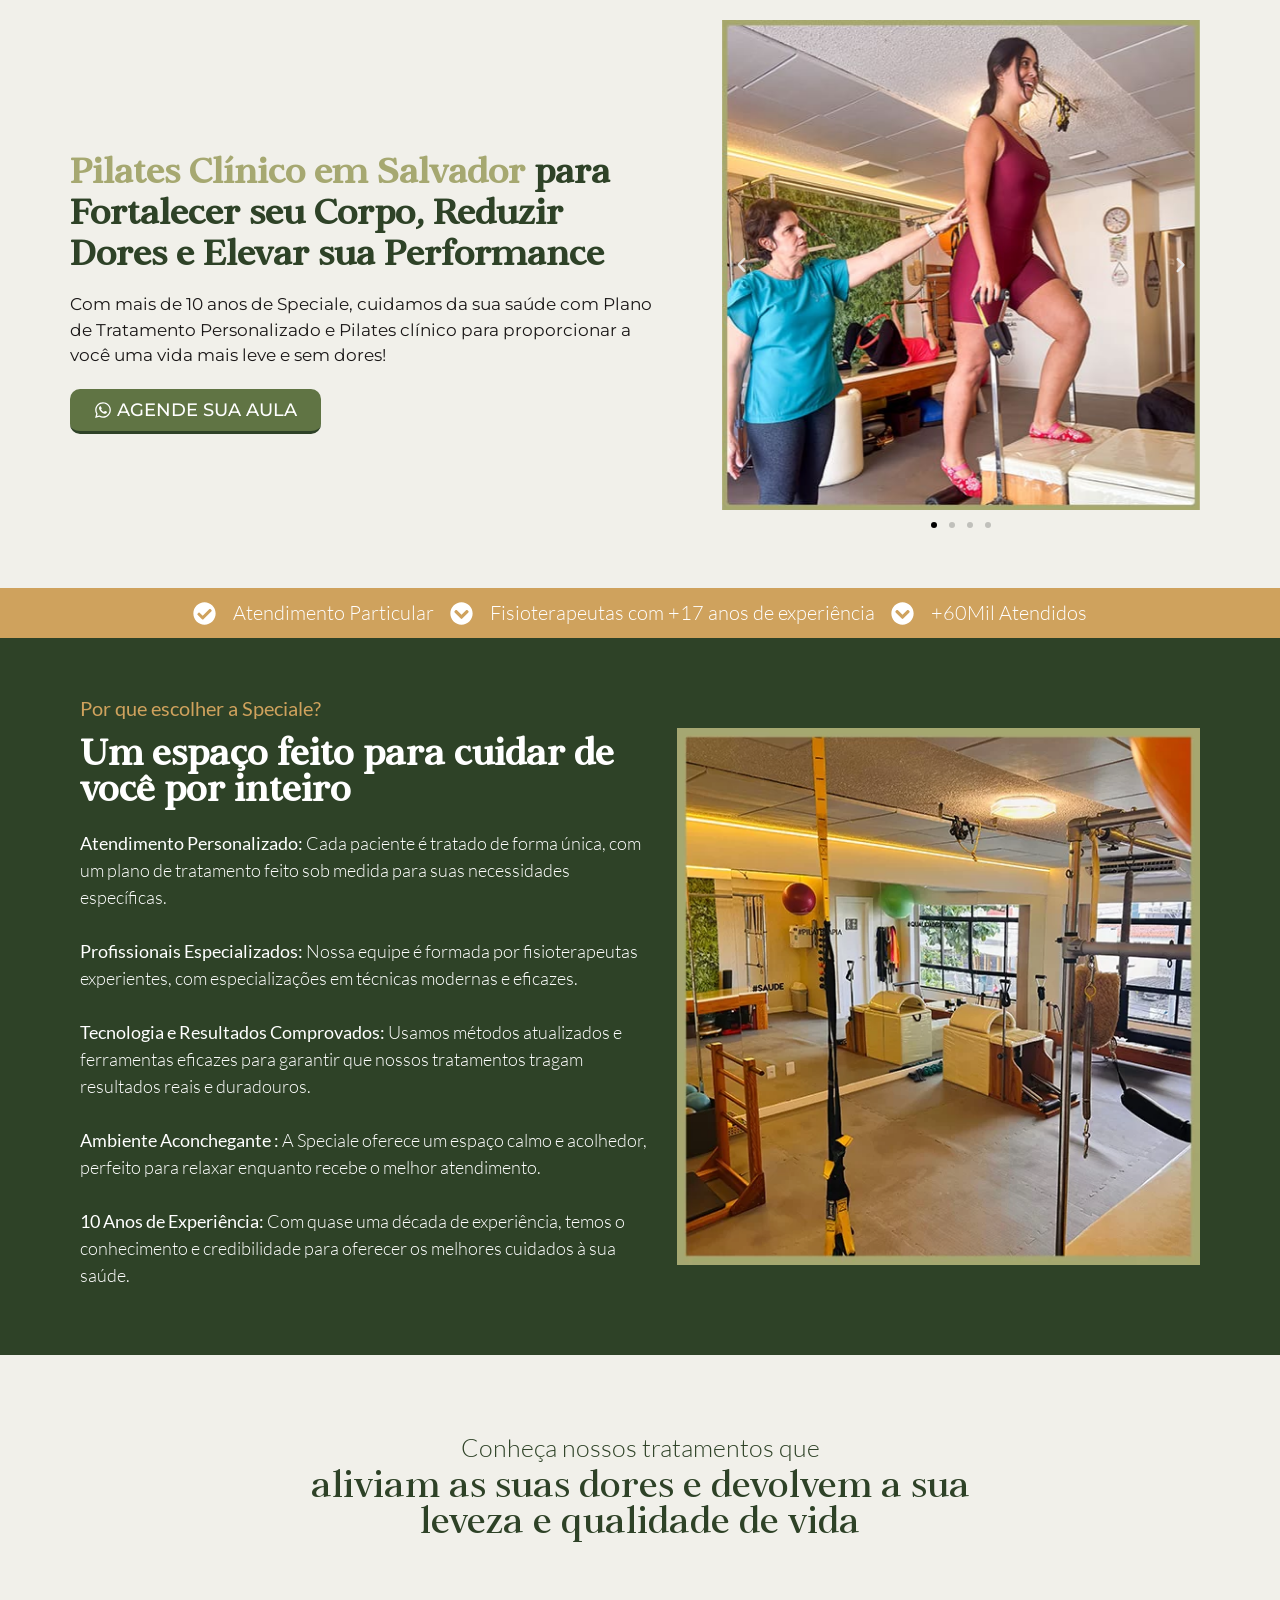
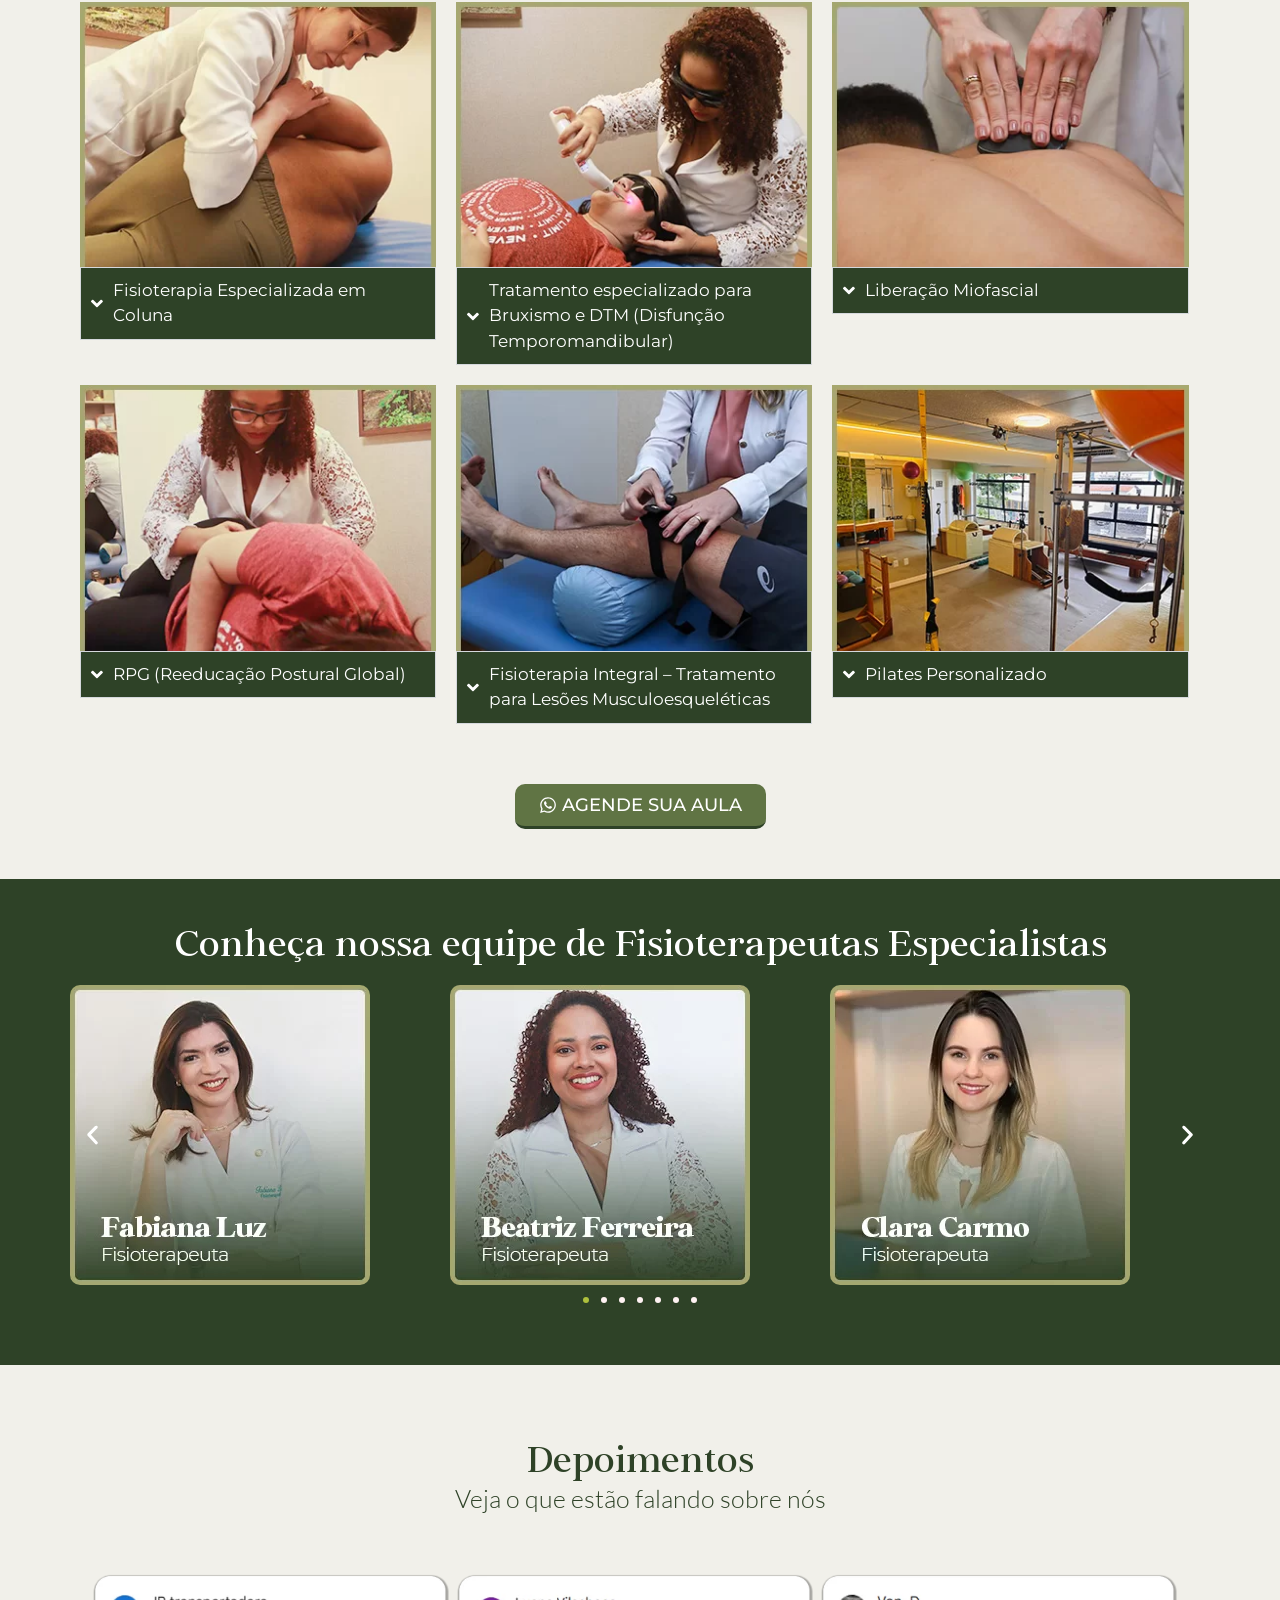
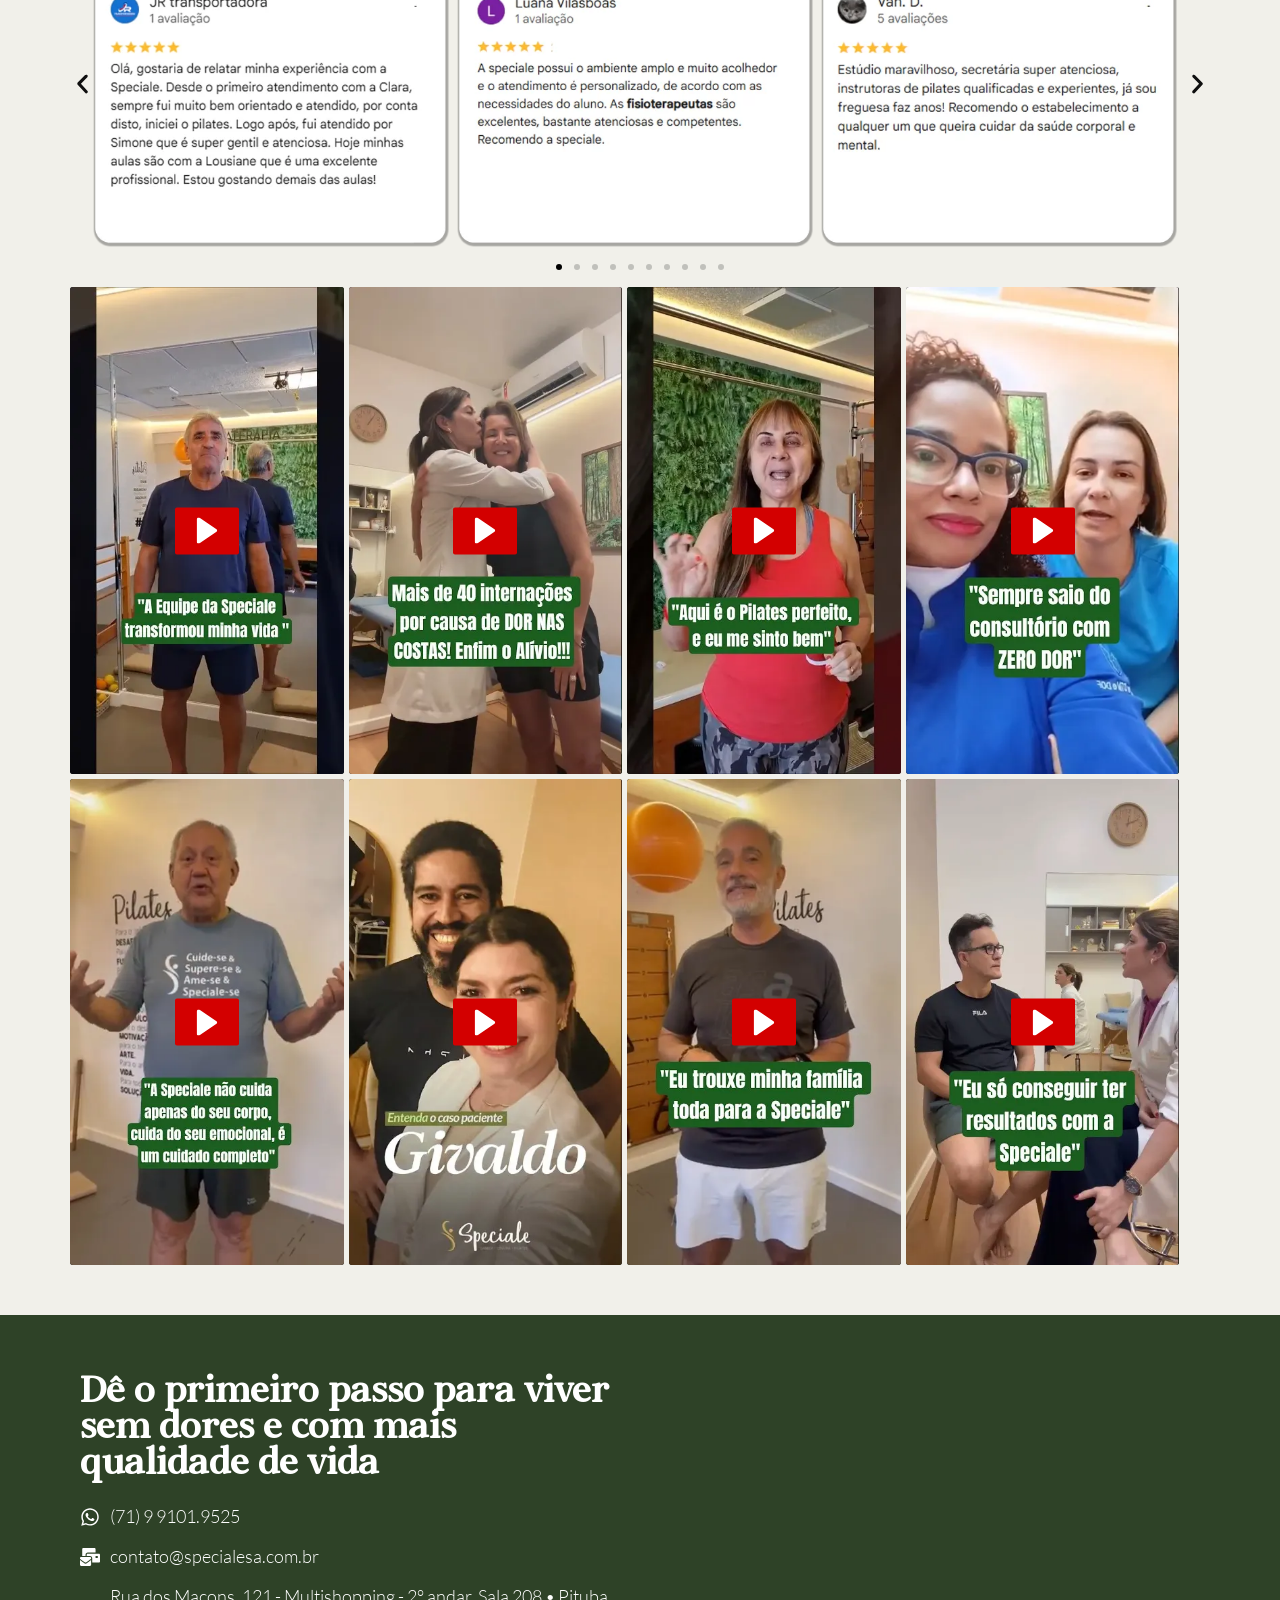
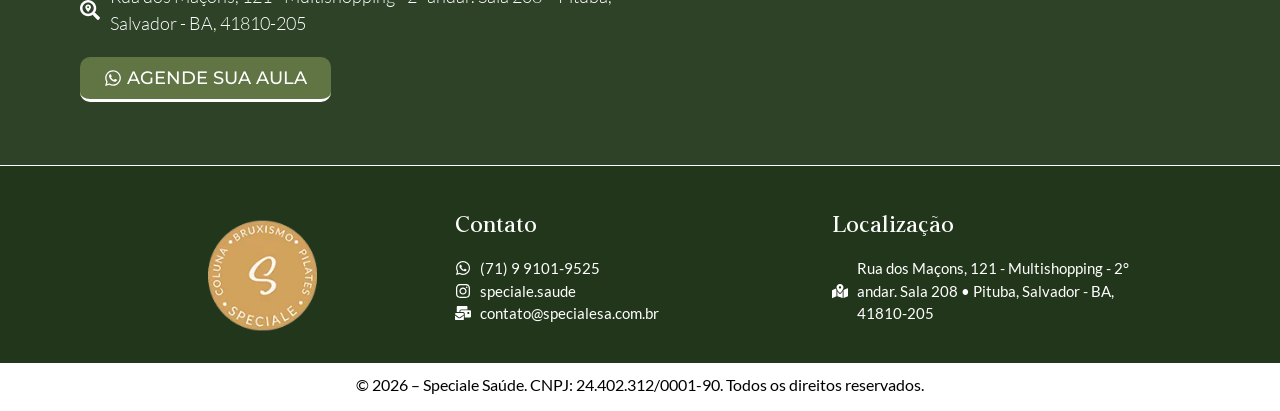
<file: pilates-clinico/index.html>
<!DOCTYPE html>
<html lang="pt-BR">
<head>
<meta charset="UTF-8">
<meta name="viewport" content="width=device-width, initial-scale=1.0, viewport-fit=cover">
<title>Pilates Clínico em Salvador | Speciale Saúde</title>
<meta name="description" content="Pilates Clínico em Salvador com plano personalizado para fortalecer o corpo, reduzir dores e elevar a performance, com fisioterapeutas especialistas.">
<meta name="robots" content="index, follow, max-image-preview:large, max-snippet:-1, max-video-preview:-1">
<link rel="canonical" href="https://www.specialesa.com.br/pilates-clinico/">
<meta name="theme-color" content="#2e4227">
<meta name="geo.region" content="BR-BA">
<meta name="geo.placename" content="Salvador">

<!-- Compartilhamento (Open Graph e Twitter/X) -->
<meta property="og:locale" content="pt_BR">
<meta property="og:type" content="website">
<meta property="og:site_name" content="Speciale Saúde">
<meta property="og:url" content="https://www.specialesa.com.br/pilates-clinico/">
<meta property="og:title" content="Pilates Clínico em Salvador | Speciale Saúde">
<meta property="og:description" content="Pilates Clínico em Salvador com plano personalizado para fortalecer o corpo, reduzir dores e elevar a performance, com fisioterapeutas especialistas.">
<meta property="og:image" content="https://www.specialesa.com.br/assets/images/og-pilates-clinico.jpg">
<meta property="og:image:width" content="1200">
<meta property="og:image:height" content="630">
<meta property="og:image:type" content="image/jpeg">
<meta property="og:image:alt" content="Pilates Clínico na Speciale Saúde, em Salvador">
<meta name="twitter:card" content="summary_large_image">
<meta name="twitter:title" content="Pilates Clínico em Salvador | Speciale Saúde">
<meta name="twitter:description" content="Pilates Clínico em Salvador com plano personalizado para fortalecer o corpo, reduzir dores e elevar a performance, com fisioterapeutas especialistas.">
<meta name="twitter:image" content="https://www.specialesa.com.br/assets/images/og-pilates-clinico.jpg">
<meta name="twitter:image:alt" content="Pilates Clínico na Speciale Saúde, em Salvador">

<!-- LCP: imagem do topo e fontes da primeira dobra -->
<link rel="preload" href="../assets/images/CAPA_FISIO_MOBILE.webp" as="image" media="(min-width: 768px) and (max-width: 1024px)" fetchpriority="high">
<link rel="preload" href="../assets/images/bg.webp" as="image" media="(max-width: 767px)" fetchpriority="high">
<link rel="preload" href="../assets/fonts/elgraine-medium.woff2" as="font" type="font/woff2" crossorigin>
<link rel="preload" href="../assets/fonts/montserrat-var-latin.woff2" as="font" type="font/woff2" crossorigin>
<link rel="preload" href="../assets/fonts/lato-300-latin.woff2" as="font" type="font/woff2" crossorigin>

<link rel="stylesheet" href="../assets/css/fonts.css">
<link rel="stylesheet" href="../assets/css/pilates-clinico.css">
<link rel="stylesheet" href="../assets/css/static.css">
<script src="../assets/js/carousel.js" defer></script>
<script src="../assets/js/accordion.js" defer></script>
<script src="../assets/js/video.js" defer></script>
<script src="../assets/js/lazy-iframe.js" defer></script>

<link rel="icon" href="../assets/images/cropped-Logofavicon-32x32.png" sizes="32x32">
<link rel="icon" href="../assets/images/cropped-Logofavicon-192x192.png" sizes="192x192">
<link rel="apple-touch-icon" href="../assets/images/cropped-Logofavicon-180x180.png">
<link rel="manifest" href="../site.webmanifest">

<!-- Dados estruturados (schema.org) -->
<script type="application/ld+json">
{
 "@context": "https://schema.org",
 "@graph": [
  {
   "@type": "MedicalBusiness",
   "@id": "https://www.specialesa.com.br/#organization",
   "name": "Speciale Saúde",
   "alternateName": "Speciale",
   "url": "https://www.specialesa.com.br/",
   "description": "Clínica de fisioterapia especializada e Pilates Clínico na Pituba, em Salvador: tratamento para dor na coluna e hérnia de disco, DTM e bruxismo, liberação miofascial, RPG e fisioterapia integral.",
   "logo": {
    "@type": "ImageObject",
    "url": "https://www.specialesa.com.br/assets/images/cropped-Logofavicon-512x512.png",
    "width": 512,
    "height": 512
   },
   "image": "https://www.specialesa.com.br/assets/images/og-home.jpg",
   "medicalSpecialty": "Physiotherapy",
   "telephone": "+55-71-99101-9525",
   "email": "contato@specialesa.com.br",
   "taxID": "24.402.312/0001-90",
   "address": {
    "@type": "PostalAddress",
    "streetAddress": "Rua dos Maçons, 121 - Multishopping, 2º andar, Sala 208 - Pituba",
    "addressLocality": "Salvador",
    "addressRegion": "BA",
    "postalCode": "41810-205",
    "addressCountry": "BR"
   },
   "hasMap": "https://maps.google.com/maps?q=Rua%20dos%20Ma%C3%A7ons%2C%20121%20-%20Multishopping%20121%20%E2%80%A2%20Pituba%2C%20Salvador%20-%20BA%2C%2041810-205",
   "areaServed": {
    "@type": "City",
    "name": "Salvador"
   },
   "sameAs": [
    "https://www.instagram.com/speciale.saude/"
   ],
   "contactPoint": {
    "@type": "ContactPoint",
    "telephone": "+55-71-99101-9525",
    "email": "contato@specialesa.com.br",
    "contactType": "customer service",
    "areaServed": "BR",
    "availableLanguage": "Portuguese"
   },
   "availableService": [
    {
     "@type": "MedicalTherapy",
     "name": "Fisioterapia especializada em coluna"
    },
    {
     "@type": "MedicalTherapy",
     "name": "Tratamento de DTM e bruxismo"
    },
    {
     "@type": "MedicalTherapy",
     "name": "Liberação miofascial"
    },
    {
     "@type": "MedicalTherapy",
     "name": "RPG (Reeducação Postural Global)"
    },
    {
     "@type": "MedicalTherapy",
     "name": "Fisioterapia integral para lesões musculoesqueléticas"
    },
    {
     "@type": "MedicalTherapy",
     "name": "Pilates clínico"
    }
   ],
   "employee": [
    {
     "@type": "Person",
     "name": "Fabiana Luz",
     "jobTitle": "Fisioterapeuta",
     "description": "Fisioterapeuta há 18 anos"
    },
    {
     "@type": "Person",
     "name": "Beatriz Ferreira",
     "jobTitle": "Fisioterapeuta",
     "description": "Fisioterapeuta há 10 anos"
    },
    {
     "@type": "Person",
     "name": "Clara Carmo",
     "jobTitle": "Fisioterapeuta"
    },
    {
     "@type": "Person",
     "name": "Lousiane Mendes",
     "jobTitle": "Fisioterapeuta"
    },
    {
     "@type": "Person",
     "name": "Michaele Cardozo",
     "jobTitle": "Fisioterapeuta"
    },
    {
     "@type": "Person",
     "name": "Patrícia Zurcher",
     "jobTitle": "Fisioterapeuta"
    }
   ]
  },
  {
   "@type": "WebSite",
   "@id": "https://www.specialesa.com.br/#website",
   "url": "https://www.specialesa.com.br/",
   "name": "Speciale Saúde",
   "inLanguage": "pt-BR",
   "publisher": {
    "@id": "https://www.specialesa.com.br/#organization"
   }
  },
  {
   "@type": "WebPage",
   "@id": "https://www.specialesa.com.br/pilates-clinico/#webpage",
   "url": "https://www.specialesa.com.br/pilates-clinico/",
   "name": "Pilates Clínico em Salvador | Speciale Saúde",
   "description": "Pilates Clínico em Salvador com plano personalizado para fortalecer o corpo, reduzir dores e elevar a performance, com fisioterapeutas especialistas.",
   "inLanguage": "pt-BR",
   "isPartOf": {
    "@id": "https://www.specialesa.com.br/#website"
   },
   "about": {
    "@id": "https://www.specialesa.com.br/#organization"
   },
   "primaryImageOfPage": {
    "@type": "ImageObject",
    "url": "https://www.specialesa.com.br/assets/images/og-pilates-clinico.jpg",
    "width": 1200,
    "height": 630
   },
   "breadcrumb": {
    "@id": "https://www.specialesa.com.br/pilates-clinico/#breadcrumb"
   }
  },
  {
   "@type": "BreadcrumbList",
   "@id": "https://www.specialesa.com.br/pilates-clinico/#breadcrumb",
   "itemListElement": [
    {
     "@type": "ListItem",
     "position": 1,
     "name": "Início",
     "item": "https://www.specialesa.com.br/"
    },
    {
     "@type": "ListItem",
     "position": 2,
     "name": "Pilates clínico",
     "item": "https://www.specialesa.com.br/pilates-clinico/"
    }
   ]
  },
  {
   "@type": "Service",
   "@id": "https://www.specialesa.com.br/pilates-clinico/#service",
   "name": "Pilates clínico",
   "serviceType": "Pilates clínico",
   "description": "Pilates Clínico em Salvador com plano personalizado para fortalecer o corpo, reduzir dores e elevar a performance, com fisioterapeutas especialistas.",
   "url": "https://www.specialesa.com.br/pilates-clinico/",
   "provider": {
    "@id": "https://www.specialesa.com.br/#organization"
   },
   "areaServed": {
    "@type": "City",
    "name": "Salvador"
   }
  }
 ]
}
</script>
</head>
<body class="wp-singular page-template page-template-elementor_canvas page page-id-603 wp-embed-responsive wp-theme-hello-elementor hello-elementor-default elementor-default elementor-template-canvas elementor-kit-5 elementor-page elementor-page-603">
<div data-elementor-type="wp-page" data-elementor-id="603" class="elementor elementor-603">

<!-- Pilates Clínico em Salvador para Fortalecer seu Corpo, Reduzir Dores e Elevar su -->
<div class="elementor-element elementor-element-4226b9f e-flex e-con-boxed e-con e-parent"><div class="e-con-inner"><div class="elementor-element elementor-element-a4749b1 e-con-full e-flex e-con e-child"><div class="elementor-element elementor-element-24fc0e83 elementor-widget__width-inherit elementor-widget-mobile__width-initial elementor-widget elementor-widget-heading"><div class="elementor-widget-container"><h1 class="elementor-heading-title elementor-size-default"><span style="color: #a6a871">Pilates Clínico em Salvador </span>para Fortalecer seu Corpo, Reduzir Dores e Elevar sua Performance</h1></div></div><div class="elementor-element elementor-element-4d0ae269 elementor-widget__width-inherit elementor-widget-mobile__width-initial elementor-widget elementor-widget-text-editor"><div class="elementor-widget-container"><p>Com mais de 10 anos de Speciale, cuidamos da sua saúde com Plano de Tratamento Personalizado e Pilates clínico para proporcionar a você uma vida mais leve e sem dores!</p></div></div><div class="elementor-element elementor-element-da15921 elementor-widget elementor-widget-button"><div class="elementor-widget-container"><div class="elementor-button-wrapper">
<a class="elementor-button elementor-button-link elementor-size-sm" href="https://wa.me/5571991019525?text=Ol%C3%A1!%20Venho%20atrav%C3%A9s%20do%20site%2C%20quero%20agendar%20uma%20consulta!">
<span class="elementor-button-content-wrapper">
<span class="elementor-button-icon">
<svg aria-hidden="true" class="e-font-icon-svg e-fab-whatsapp" viewBox="0 0 448 512" xmlns="http://www.w3.org/2000/svg"><path d="M380.9 97.1C339 55.1 283.2 32 223.9 32c-122.4 0-222 99.6-222 222 0 39.1 10.2 77.3 29.6 111L0 480l117.7-30.9c32.4 17.7 68.9 27 106.1 27h.1c122.3 0 224.1-99.6 224.1-222 0-59.3-25.2-115-67.1-157zm-157 341.6c-33.2 0-65.7-8.9-94-25.7l-6.7-4-69.8 18.3L72 359.2l-4.4-7c-18.5-29.4-28.2-63.3-28.2-98.2 0-101.7 82.8-184.5 184.6-184.5 49.3 0 95.6 19.2 130.4 54.1 34.8 34.9 56.2 81.2 56.1 130.5 0 101.8-84.9 184.6-186.6 184.6zm101.2-138.2c-5.5-2.8-32.8-16.2-37.9-18-5.1-1.9-8.8-2.8-12.5 2.8-3.7 5.6-14.3 18-17.6 21.8-3.2 3.7-6.5 4.2-12 1.4-32.6-16.3-54-29.1-75.5-66-5.7-9.8 5.7-9.1 16.3-30.3 1.8-3.7.9-6.9-.5-9.7-1.4-2.8-12.5-30.1-17.1-41.2-4.5-10.8-9.1-9.3-12.5-9.5-3.2-.2-6.9-.2-10.6-.2-3.7 0-9.7 1.4-14.8 6.9-5.1 5.6-19.4 19-19.4 46.3 0 27.3 19.9 53.7 22.6 57.4 2.8 3.7 39.1 59.7 94.8 83.8 35.2 15.2 49 16.5 66.6 13.9 10.7-1.6 32.8-13.4 37.4-26.4 4.6-13 4.6-24.1 3.2-26.4-1.3-2.5-5-3.9-10.5-6.6z"></path></svg>			</span>
<span class="elementor-button-text">AGENDE SUA AULA</span>
</span>
</a></div></div></div></div><div class="elementor-element elementor-element-02c9a5c e-con-full e-flex e-con e-child"><div class="elementor-element elementor-element-e8aab0c elementor-arrows-position-inside elementor-pagination-position-outside elementor-widget elementor-widget-image-carousel e-widget-swiper" data-carousel data-autoplay="3000" data-speed="500" data-pause-hover data-pause-interaction style="--spv-m:1;--spv-t:1;--spv-d:1;--gap-m:0;--gap-t:0;--gap-d:0"><div class="elementor-widget-container"><div class="elementor-image-carousel-wrapper swiper swiper-initialized swiper-horizontal swiper-pointer-events swiper-backface-hidden" role="region" aria-roledescription="carousel" aria-label="Carrossel de imagens" dir="ltr"><div class="elementor-image-carousel swiper-wrapper" id="carousel-e8aab0c" aria-live="off"><div class="swiper-slide" role="group" aria-roledescription="slide" aria-label="1 de 4"><figure class="swiper-slide-inner"><img fetchpriority="high" decoding="async" class="swiper-slide-image" src="../assets/images/PILATES_ESPACO-1.jpg" alt="PILATES_ESPAÇO"  width="542" height="556" /></figure></div><div class="swiper-slide" role="group" aria-roledescription="slide" aria-label="2 de 4"><figure class="swiper-slide-inner"><img decoding="async" class="swiper-slide-image" src="../assets/images/PILATES_MESA.jpg" alt="PILATES_MESA"  width="542" height="556" /></figure></div><div class="swiper-slide" role="group" aria-roledescription="slide" aria-label="3 de 4"><figure class="swiper-slide-inner"><img decoding="async" class="swiper-slide-image" src="../assets/images/PILATES_SPECIALE-1.webp" alt="PILATES_SPECIALE"  width="542" height="556" /></figure></div><div class="swiper-slide" role="group" aria-roledescription="slide" aria-label="4 de 4"><figure class="swiper-slide-inner"><img decoding="async" class="swiper-slide-image" src="../assets/images/pilates_salvador.webp" alt="pilates_salvador"  width="542" height="556" /></figure></div></div><div class="elementor-swiper-button elementor-swiper-button-prev" role="button" tabindex="0" aria-label="Slide anterior" aria-controls="carousel-e8aab0c">
<svg aria-hidden="true" class="e-font-icon-svg e-eicon-chevron-left" viewBox="0 0 1000 1000" xmlns="http://www.w3.org/2000/svg"><path d="M646 125C629 125 613 133 604 142L308 442C296 454 292 471 292 487 292 504 296 521 308 533L604 854C617 867 629 875 646 875 663 875 679 871 692 858 704 846 713 829 713 812 713 796 708 779 692 767L438 487 692 225C700 217 708 204 708 187 708 171 704 154 692 142 675 129 663 125 646 125Z"></path></svg></div><div class="elementor-swiper-button elementor-swiper-button-next" role="button" tabindex="0" aria-label="Próximo slide" aria-controls="carousel-e8aab0c">
<svg aria-hidden="true" class="e-font-icon-svg e-eicon-chevron-right" viewBox="0 0 1000 1000" xmlns="http://www.w3.org/2000/svg"><path d="M696 533C708 521 713 504 713 487 713 471 708 454 696 446L400 146C388 133 375 125 354 125 338 125 325 129 313 142 300 154 292 171 292 187 292 204 296 221 308 233L563 492 304 771C292 783 288 800 288 817 288 833 296 850 308 863 321 871 338 875 354 875 371 875 388 867 400 854L696 533Z"></path></svg></div><div class="swiper-pagination swiper-pagination-clickable swiper-pagination-bullets swiper-pagination-horizontal"><span class="swiper-pagination-bullet swiper-pagination-bullet-active" role="button" tabindex="0" aria-label="Ir para o slide 1" aria-current="true"></span><span class="swiper-pagination-bullet" role="button" tabindex="0" aria-label="Ir para o slide 2"></span><span class="swiper-pagination-bullet" role="button" tabindex="0" aria-label="Ir para o slide 3"></span><span class="swiper-pagination-bullet" role="button" tabindex="0" aria-label="Ir para o slide 4"></span></div></div></div></div></div></div></div>

<!-- seção -->
<div class="elementor-element elementor-element-56f1fcd5 e-flex e-con-boxed e-con e-parent"><div class="e-con-inner"><div class="elementor-element elementor-element-2e418e9f elementor-icon-list--layout-inline elementor-align-center elementor-mobile-align-start elementor-widget__width-inherit elementor-widget-mobile__width-initial elementor-list-item-link-full_width elementor-widget elementor-widget-icon-list"><div class="elementor-widget-container"><ul class="elementor-icon-list-items elementor-inline-items"><li class="elementor-icon-list-item elementor-inline-item">
<span class="elementor-icon-list-icon">
<svg aria-hidden="true" class="e-font-icon-svg e-fas-check-circle" viewBox="0 0 512 512" xmlns="http://www.w3.org/2000/svg"><path d="M504 256c0 136.967-111.033 248-248 248S8 392.967 8 256 119.033 8 256 8s248 111.033 248 248zM227.314 387.314l184-184c6.248-6.248 6.248-16.379 0-22.627l-22.627-22.627c-6.248-6.249-16.379-6.249-22.628 0L216 308.118l-70.059-70.059c-6.248-6.248-16.379-6.248-22.628 0l-22.627 22.627c-6.248 6.248-6.248 16.379 0 22.627l104 104c6.249 6.249 16.379 6.249 22.628.001z"></path></svg>						</span>
<span class="elementor-icon-list-text">Atendimento Particular</span></li><li class="elementor-icon-list-item elementor-inline-item">
<span class="elementor-icon-list-icon">
<svg aria-hidden="true" class="e-font-icon-svg e-fas-chevron-circle-down" viewBox="0 0 512 512" xmlns="http://www.w3.org/2000/svg"><path d="M504 256c0 137-111 248-248 248S8 393 8 256 119 8 256 8s248 111 248 248zM273 369.9l135.5-135.5c9.4-9.4 9.4-24.6 0-33.9l-17-17c-9.4-9.4-24.6-9.4-33.9 0L256 285.1 154.4 183.5c-9.4-9.4-24.6-9.4-33.9 0l-17 17c-9.4 9.4-9.4 24.6 0 33.9L239 369.9c9.4 9.4 24.6 9.4 34 0z"></path></svg>						</span>
<span class="elementor-icon-list-text">Fisioterapeutas com +17 anos de experiência</span></li><li class="elementor-icon-list-item elementor-inline-item">
<span class="elementor-icon-list-icon">
<svg aria-hidden="true" class="e-font-icon-svg e-fas-chevron-circle-down" viewBox="0 0 512 512" xmlns="http://www.w3.org/2000/svg"><path d="M504 256c0 137-111 248-248 248S8 393 8 256 119 8 256 8s248 111 248 248zM273 369.9l135.5-135.5c9.4-9.4 9.4-24.6 0-33.9l-17-17c-9.4-9.4-24.6-9.4-33.9 0L256 285.1 154.4 183.5c-9.4-9.4-24.6-9.4-33.9 0l-17 17c-9.4 9.4-9.4 24.6 0 33.9L239 369.9c9.4 9.4 24.6 9.4 34 0z"></path></svg>						</span>
<span class="elementor-icon-list-text">+60Mil Atendidos</span></li></ul></div></div></div></div>

<!-- Por que escolher a Speciale? -->
<div class="elementor-element elementor-element-24d4ab1d e-flex e-con-boxed e-con e-parent"><div class="e-con-inner"><div class="elementor-element elementor-element-6e06cf18 e-con-full e-flex e-con e-child"><div class="elementor-element elementor-element-43e65e1b elementor-widget__width-initial elementor-widget-mobile__width-initial elementor-widget elementor-widget-heading"><div class="elementor-widget-container"><h2 class="elementor-heading-title elementor-size-default">Por que escolher a Speciale?</h2></div></div><div class="elementor-element elementor-element-2f6397d8 elementor-widget__width-initial elementor-widget-mobile__width-initial elementor-widget elementor-widget-heading"><div class="elementor-widget-container"><h2 class="elementor-heading-title elementor-size-default">Um espaço feito para cuidar de você por inteiro</h2></div></div><div class="elementor-element elementor-element-27920a2e elementor-widget__width-initial elementor-widget-mobile__width-initial elementor-widget elementor-widget-text-editor"><div class="elementor-widget-container"><div><p><b>Atendimento Personalizado: </b>Cada paciente é tratado de forma única, com um plano de tratamento feito sob medida para suas necessidades específicas.<br /><br /></p></div><div><p><b>Profissionais Especializados:</b> Nossa equipe é formada por fisioterapeutas experientes, com especializações em técnicas modernas e eficazes.<br /><br /></p></div><div><p><b>Tecnologia e Resultados Comprovados:</b> Usamos métodos atualizados e ferramentas eficazes para garantir que nossos tratamentos tragam resultados reais e duradouros.<br /><br /></p></div><div><p><b>Ambiente Aconchegante :</b> A Speciale oferece um espaço calmo e acolhedor, perfeito para relaxar enquanto recebe o melhor atendimento.<br /><br /></p></div><div><b>10 Anos de Experiência:</b> Com quase uma década de experiência, temos o conhecimento e credibilidade para oferecer os melhores cuidados à sua saúde.</div></div></div></div><div class="elementor-element elementor-element-b3767ac e-con-full e-flex e-con e-child"><div class="elementor-element elementor-element-1182d05 elementor-arrows-position-inside elementor-pagination-position-outside elementor-widget elementor-widget-image-carousel"><div class="elementor-widget-container"><div class="elementor-image-carousel-wrapper swiper" role="region" aria-roledescription="carousel" aria-label="Carrossel de imagens" dir="ltr"><div class="elementor-image-carousel swiper-wrapper" aria-live="off"><div class="swiper-slide" role="group" aria-roledescription="slide" aria-label="1 de 1"><figure class="swiper-slide-inner"><img decoding="async" class="swiper-slide-image" src="../assets/images/pilates_salvador.webp" alt="pilates_salvador"  width="542" height="556" /></figure></div></div></div></div></div></div></div></div>

<!-- Conheça nossos tratamentos que -->
<div class="elementor-element elementor-element-58fff1d9 e-flex e-con-boxed e-con e-parent"><div class="e-con-inner"><div class="elementor-element elementor-element-285ecde4 elementor-widget__width-initial elementor-widget-mobile__width-initial elementor-widget elementor-widget-heading"><div class="elementor-widget-container"><h2 class="elementor-heading-title elementor-size-default">Conheça nossos tratamentos que</h2></div></div><div class="elementor-element elementor-element-14a92eb6 elementor-widget__width-initial elementor-widget-mobile__width-initial elementor-widget elementor-widget-heading"><div class="elementor-widget-container"><h2 class="elementor-heading-title elementor-size-default">aliviam as suas dores e devolvem a sua leveza e qualidade de vida</h2></div></div><div class="elementor-element elementor-element-50217ca5 e-con-full e-flex e-con e-child"><div class="elementor-element elementor-element-7fc2b9b5 elementor-widget elementor-widget-image"><div class="elementor-widget-container">
<img loading="lazy" decoding="async" width="365" height="281" src="../assets/images/Fisioterapia_Coluna-2025-10.webp" class="attachment-large size-large wp-image-46" alt="Fisioterapia especializada em coluna" srcset="../assets/images/Fisioterapia_Coluna-2025-10.webp 365w, ../assets/images/Fisioterapia_Coluna-300x231.webp 300w" sizes="(max-width: 365px) 100vw, 365px" /></div></div><div class="elementor-element elementor-element-7c90f735 elementor-widget elementor-widget-n-accordion"><div class="elementor-widget-container"><div class="e-n-accordion" data-max="one" data-duration="400" aria-label="Accordion. Open links with Enter or Space, close with Escape, and navigate with Arrow Keys">
<details name="faq-7c90f735" id="e-n-accordion-item-2080" class="e-n-accordion-item" >
<summary class="e-n-accordion-item-title" tabindex="0" aria-expanded="false" aria-controls="e-n-accordion-item-2080" >
<span class='e-n-accordion-item-title-header'><div class="e-n-accordion-item-title-text"> Fisioterapia Especializada em Coluna</div></span>
<span class='e-n-accordion-item-title-icon'>
<span class='e-opened' ><svg aria-hidden="true" class="e-font-icon-svg e-fas-minus" viewBox="0 0 448 512" xmlns="http://www.w3.org/2000/svg"><path d="M416 208H32c-17.67 0-32 14.33-32 32v32c0 17.67 14.33 32 32 32h384c17.67 0 32-14.33 32-32v-32c0-17.67-14.33-32-32-32z"></path></svg></span>
<span class='e-closed'><svg aria-hidden="true" class="e-font-icon-svg e-fas-angle-down" viewBox="0 0 320 512" xmlns="http://www.w3.org/2000/svg"><path d="M143 352.3L7 216.3c-9.4-9.4-9.4-24.6 0-33.9l22.6-22.6c9.4-9.4 24.6-9.4 33.9 0l96.4 96.4 96.4-96.4c9.4-9.4 24.6-9.4 33.9 0l22.6 22.6c9.4 9.4 9.4 24.6 0 33.9l-136 136c-9.2 9.4-24.4 9.4-33.8 0z"></path></svg></span>
</span></summary><div role="region" aria-labelledby="e-n-accordion-item-2080" class="elementor-element elementor-element-1e1e64ef e-con-full e-flex e-con e-child"><div class="elementor-element elementor-element-37f7ac59 elementor-widget__width-initial elementor-widget-mobile__width-initial elementor-widget elementor-widget-text-editor"><div class="elementor-widget-container"><p>Na Speciale, a fisioterapia especializada em coluna é o nosso foco principal. Com 9 anos de experiência, tratamos condições como hérnia de disco, dor lombar crônica, ciática, escoliose, entre outras patologias que afetam a coluna vertebral.</p><p>Oferecemos um atendimento totalmente personalizado, focado em identificar a causa raiz da dor e aplicar técnicas avançadas para restaurar a mobilidade, aliviar as dores e melhorar a qualidade de vida dos nossos pacientes. Nosso objetivo é devolver funcionalidade à sua coluna, proporcionando resultados rápidos e duradouros sem necessidade de procedimentos invasivos.</p></div></div></div>
</details></div></div></div></div><div class="elementor-element elementor-element-164912f e-con-full e-flex e-con e-child"><div class="elementor-element elementor-element-6da23f5 elementor-widget elementor-widget-image"><div class="elementor-widget-container">
<img loading="lazy" decoding="async" width="365" height="281" src="../assets/images/DTM_BRUXISMO.webp" class="attachment-large size-large wp-image-48" alt="Tratamento de DTM e bruxismo com laser" srcset="../assets/images/DTM_BRUXISMO.webp 365w, ../assets/images/DTM_BRUXISMO-300x231.webp 300w" sizes="(max-width: 365px) 100vw, 365px" /></div></div><div class="elementor-element elementor-element-51e54e5 elementor-widget elementor-widget-n-accordion"><div class="elementor-widget-container"><div class="e-n-accordion" data-max="one" data-duration="400" aria-label="Accordion. Open links with Enter or Space, close with Escape, and navigate with Arrow Keys">
<details name="faq-51e54e5" id="e-n-accordion-item-8580" class="e-n-accordion-item" >
<summary class="e-n-accordion-item-title" tabindex="0" aria-expanded="false" aria-controls="e-n-accordion-item-8580" >
<span class='e-n-accordion-item-title-header'><div class="e-n-accordion-item-title-text"> Tratamento especializado para Bruxismo e DTM (Disfunção Temporomandibular)</div></span>
<span class='e-n-accordion-item-title-icon'>
<span class='e-opened' ><svg aria-hidden="true" class="e-font-icon-svg e-fas-minus" viewBox="0 0 448 512" xmlns="http://www.w3.org/2000/svg"><path d="M416 208H32c-17.67 0-32 14.33-32 32v32c0 17.67 14.33 32 32 32h384c17.67 0 32-14.33 32-32v-32c0-17.67-14.33-32-32-32z"></path></svg></span>
<span class='e-closed'><svg aria-hidden="true" class="e-font-icon-svg e-fas-angle-down" viewBox="0 0 320 512" xmlns="http://www.w3.org/2000/svg"><path d="M143 352.3L7 216.3c-9.4-9.4-9.4-24.6 0-33.9l22.6-22.6c9.4-9.4 24.6-9.4 33.9 0l96.4 96.4 96.4-96.4c9.4-9.4 24.6-9.4 33.9 0l22.6 22.6c9.4 9.4 9.4 24.6 0 33.9l-136 136c-9.2 9.4-24.4 9.4-33.8 0z"></path></svg></span>
</span></summary><div role="region" aria-labelledby="e-n-accordion-item-8580" class="elementor-element elementor-element-3c3ffe0 e-con-full e-flex e-con e-child"><div class="elementor-element elementor-element-97afdbf elementor-widget__width-initial elementor-widget-mobile__width-initial elementor-widget elementor-widget-text-editor"><div class="elementor-widget-container"><p>Se você sofre com dores de cabeça frequentes, dores na mandíbula, estalos, zumbido no ouvido ou dificuldade ao abrir a boca, nosso tratamento especializado pode ajudar. Com a fisioterapeuta especialista em cabeça e pescoço, oferecemos um atendimento individualizado para aliviar a dor e melhorar a função da articulação temporomandibular. Utilizamos técnicas manuais, exercícios específicos e orientação postural para tratar a causa da dor, reduzir a tensão muscular e melhorar a qualidade de vida. O objetivo é devolver o bem-estar, aliviando os sintomas de forma eficaz e duradoura.</p></div></div></div>
</details></div></div></div></div><div class="elementor-element elementor-element-9fd92d0 e-con-full e-flex e-con e-child"><div class="elementor-element elementor-element-656b0b9 elementor-widget elementor-widget-image"><div class="elementor-widget-container">
<img loading="lazy" decoding="async" width="365" height="281" src="../assets/images/Liberacao_Miofascial.webp" class="attachment-large size-large wp-image-47" alt="Liberação miofascial nas costas" srcset="../assets/images/Liberacao_Miofascial.webp 365w, ../assets/images/Liberacao_Miofascial-300x231.webp 300w" sizes="(max-width: 365px) 100vw, 365px" /></div></div><div class="elementor-element elementor-element-3125eb9 elementor-widget elementor-widget-n-accordion"><div class="elementor-widget-container"><div class="e-n-accordion" data-max="one" data-duration="400" aria-label="Accordion. Open links with Enter or Space, close with Escape, and navigate with Arrow Keys">
<details name="faq-3125eb9" id="e-n-accordion-item-5150" class="e-n-accordion-item" >
<summary class="e-n-accordion-item-title" tabindex="0" aria-expanded="false" aria-controls="e-n-accordion-item-5150" >
<span class='e-n-accordion-item-title-header'><div class="e-n-accordion-item-title-text"> Liberação Miofascial</div></span>
<span class='e-n-accordion-item-title-icon'>
<span class='e-opened' ><svg aria-hidden="true" class="e-font-icon-svg e-fas-minus" viewBox="0 0 448 512" xmlns="http://www.w3.org/2000/svg"><path d="M416 208H32c-17.67 0-32 14.33-32 32v32c0 17.67 14.33 32 32 32h384c17.67 0 32-14.33 32-32v-32c0-17.67-14.33-32-32-32z"></path></svg></span>
<span class='e-closed'><svg aria-hidden="true" class="e-font-icon-svg e-fas-angle-down" viewBox="0 0 320 512" xmlns="http://www.w3.org/2000/svg"><path d="M143 352.3L7 216.3c-9.4-9.4-9.4-24.6 0-33.9l22.6-22.6c9.4-9.4 24.6-9.4 33.9 0l96.4 96.4 96.4-96.4c9.4-9.4 24.6-9.4 33.9 0l22.6 22.6c9.4 9.4 9.4 24.6 0 33.9l-136 136c-9.2 9.4-24.4 9.4-33.8 0z"></path></svg></span>
</span></summary><div role="region" aria-labelledby="e-n-accordion-item-5150" class="elementor-element elementor-element-444ece2 e-con-full e-flex e-con e-child"><div class="elementor-element elementor-element-4fe2767 elementor-widget__width-initial elementor-widget-mobile__width-initial elementor-widget elementor-widget-text-editor"><div class="elementor-widget-container"><p>Ideal para quem sofre com tensões musculares e dores localizadas. Nossa técnica ajuda a liberar a musculatura tensionada, promovendo alívio imediato e bem-estar.</p></div></div></div>
</details></div></div></div></div><div class="elementor-element elementor-element-2055189 e-con-full e-flex e-con e-child"><div class="elementor-element elementor-element-756758a elementor-widget elementor-widget-image"><div class="elementor-widget-container">
<img loading="lazy" decoding="async" width="365" height="281" src="../assets/images/RPG.webp" class="attachment-large size-large wp-image-49" alt="Sessão de RPG (Reeducação Postural Global)" srcset="../assets/images/RPG.webp 365w, ../assets/images/RPG-300x231.webp 300w" sizes="(max-width: 365px) 100vw, 365px" /></div></div><div class="elementor-element elementor-element-9f22719 elementor-widget elementor-widget-n-accordion"><div class="elementor-widget-container"><div class="e-n-accordion" data-max="one" data-duration="400" aria-label="Accordion. Open links with Enter or Space, close with Escape, and navigate with Arrow Keys">
<details name="faq-9f22719" id="e-n-accordion-item-1660" class="e-n-accordion-item" >
<summary class="e-n-accordion-item-title" tabindex="0" aria-expanded="false" aria-controls="e-n-accordion-item-1660" >
<span class='e-n-accordion-item-title-header'><div class="e-n-accordion-item-title-text"> RPG (Reeducação Postural Global)</div></span>
<span class='e-n-accordion-item-title-icon'>
<span class='e-opened' ><svg aria-hidden="true" class="e-font-icon-svg e-fas-minus" viewBox="0 0 448 512" xmlns="http://www.w3.org/2000/svg"><path d="M416 208H32c-17.67 0-32 14.33-32 32v32c0 17.67 14.33 32 32 32h384c17.67 0 32-14.33 32-32v-32c0-17.67-14.33-32-32-32z"></path></svg></span>
<span class='e-closed'><svg aria-hidden="true" class="e-font-icon-svg e-fas-angle-down" viewBox="0 0 320 512" xmlns="http://www.w3.org/2000/svg"><path d="M143 352.3L7 216.3c-9.4-9.4-9.4-24.6 0-33.9l22.6-22.6c9.4-9.4 24.6-9.4 33.9 0l96.4 96.4 96.4-96.4c9.4-9.4 24.6-9.4 33.9 0l22.6 22.6c9.4 9.4 9.4 24.6 0 33.9l-136 136c-9.2 9.4-24.4 9.4-33.8 0z"></path></svg></span>
</span></summary><div role="region" aria-labelledby="e-n-accordion-item-1660" class="elementor-element elementor-element-aed0688 e-con-full e-flex e-con e-child"><div class="elementor-element elementor-element-6336d0a elementor-widget__width-initial elementor-widget-mobile__width-initial elementor-widget elementor-widget-text-editor"><div class="elementor-widget-container"><p>Focada na corrigibilidade da postura, essa técnica é excelente para quem sofre com dores relacionadas a má postura e desequilíbrio muscular.</p></div></div></div>
</details></div></div></div></div><div class="elementor-element elementor-element-9a702d2 e-con-full e-flex e-con e-child"><div class="elementor-element elementor-element-4821710 elementor-widget elementor-widget-image"><div class="elementor-widget-container">
<img loading="lazy" decoding="async" width="365" height="281" src="../assets/images/Fisioteparia_Geral.webp" class="attachment-large size-large wp-image-148" alt="Fisioterapia integral para lesões musculoesqueléticas" srcset="../assets/images/Fisioteparia_Geral.webp 365w, ../assets/images/Fisioteparia_Geral-300x231.webp 300w" sizes="(max-width: 365px) 100vw, 365px" /></div></div><div class="elementor-element elementor-element-9eea749 elementor-widget elementor-widget-n-accordion"><div class="elementor-widget-container"><div class="e-n-accordion" data-max="one" data-duration="400" aria-label="Accordion. Open links with Enter or Space, close with Escape, and navigate with Arrow Keys">
<details name="faq-9eea749" id="e-n-accordion-item-1660" class="e-n-accordion-item" >
<summary class="e-n-accordion-item-title" tabindex="0" aria-expanded="false" aria-controls="e-n-accordion-item-1660" >
<span class='e-n-accordion-item-title-header'><div class="e-n-accordion-item-title-text"> Fisioterapia Integral – Tratamento para Lesões Musculoesqueléticas</div></span>
<span class='e-n-accordion-item-title-icon'>
<span class='e-opened' ><svg aria-hidden="true" class="e-font-icon-svg e-fas-minus" viewBox="0 0 448 512" xmlns="http://www.w3.org/2000/svg"><path d="M416 208H32c-17.67 0-32 14.33-32 32v32c0 17.67 14.33 32 32 32h384c17.67 0 32-14.33 32-32v-32c0-17.67-14.33-32-32-32z"></path></svg></span>
<span class='e-closed'><svg aria-hidden="true" class="e-font-icon-svg e-fas-angle-down" viewBox="0 0 320 512" xmlns="http://www.w3.org/2000/svg"><path d="M143 352.3L7 216.3c-9.4-9.4-9.4-24.6 0-33.9l22.6-22.6c9.4-9.4 24.6-9.4 33.9 0l96.4 96.4 96.4-96.4c9.4-9.4 24.6-9.4 33.9 0l22.6 22.6c9.4 9.4 9.4 24.6 0 33.9l-136 136c-9.2 9.4-24.4 9.4-33.8 0z"></path></svg></span>
</span></summary><div role="region" aria-labelledby="e-n-accordion-item-1660" class="elementor-element elementor-element-cbc7243 e-con-full e-flex e-con e-child"><div class="elementor-element elementor-element-41b8942 elementor-widget__width-initial elementor-widget-mobile__width-initial elementor-widget elementor-widget-text-editor"><div class="elementor-widget-container"><p>Nosso serviço de Fisioterapia Integral é focado no tratamento de lesões e patologias musculoesqueléticas que afetam ombros, cotovelos, joelhos, tornozelos e outras articulações.<br />Com um atendimento personalizado e exclusivo, utilizamos técnicas avançadas para promover a recuperação funcional, aliviar a dor e restaurar a mobilidade das articulações, devolvendo a qualidade de vida aos nossos pacientes.</p></div></div></div>
</details></div></div></div></div><div class="elementor-element elementor-element-54af698 e-con-full e-flex e-con e-child"><div class="elementor-element elementor-element-09f3d23 elementor-widget elementor-widget-image"><div class="elementor-widget-container">
<img loading="lazy" decoding="async" width="365" height="281" src="../assets/images/PILATES_SPECIALE.webp" class="attachment-large size-large wp-image-177" alt="Estúdio de Pilates da Speciale Saúde" srcset="../assets/images/PILATES_SPECIALE.webp 365w, ../assets/images/PILATES_SPECIALE-300x231.webp 300w" sizes="(max-width: 365px) 100vw, 365px" /></div></div><div class="elementor-element elementor-element-e0dbd57 elementor-widget elementor-widget-n-accordion"><div class="elementor-widget-container"><div class="e-n-accordion" data-max="one" data-duration="400" aria-label="Accordion. Open links with Enter or Space, close with Escape, and navigate with Arrow Keys">
<details name="faq-e0dbd57" id="e-n-accordion-item-2350" class="e-n-accordion-item" >
<summary class="e-n-accordion-item-title" tabindex="0" aria-expanded="false" aria-controls="e-n-accordion-item-2350" >
<span class='e-n-accordion-item-title-header'><div class="e-n-accordion-item-title-text"> Pilates Personalizado</div></span>
<span class='e-n-accordion-item-title-icon'>
<span class='e-opened' ><svg aria-hidden="true" class="e-font-icon-svg e-fas-minus" viewBox="0 0 448 512" xmlns="http://www.w3.org/2000/svg"><path d="M416 208H32c-17.67 0-32 14.33-32 32v32c0 17.67 14.33 32 32 32h384c17.67 0 32-14.33 32-32v-32c0-17.67-14.33-32-32-32z"></path></svg></span>
<span class='e-closed'><svg aria-hidden="true" class="e-font-icon-svg e-fas-angle-down" viewBox="0 0 320 512" xmlns="http://www.w3.org/2000/svg"><path d="M143 352.3L7 216.3c-9.4-9.4-9.4-24.6 0-33.9l22.6-22.6c9.4-9.4 24.6-9.4 33.9 0l96.4 96.4 96.4-96.4c9.4-9.4 24.6-9.4 33.9 0l22.6 22.6c9.4 9.4 9.4 24.6 0 33.9l-136 136c-9.2 9.4-24.4 9.4-33.8 0z"></path></svg></span>
</span></summary><div role="region" aria-labelledby="e-n-accordion-item-2350" class="elementor-element elementor-element-30bddfb e-con-full e-flex e-con e-child"><div class="elementor-element elementor-element-aacd88f elementor-widget__width-initial elementor-widget-mobile__width-initial elementor-widget elementor-widget-text-editor"><div class="elementor-widget-container"><p>O Pilates clínico da Speciale é uma abordagem personalizada que visa fortalecer, melhorar a flexibilidade e restaurar a mobilidade do seu corpo. Nossas aulas são conduzidas por fisioterapeutas especializadas, com turmas reduzidas (máx. 5 pessoas), garantindo atenção individualizada para cada paciente. O Pilates é ideal para quem busca alívio de dores, fortalecimento muscular de forma dinâmica e sem rotina, para quem quer melhorar a sua performance em esportes, para tratar lesões e para quem preza viver com qualidade de verdade, sem remédios, uma vida longa e com autonomia. Com acompanhamento de especialistas, nosso foco é proporcionar resultados reais e duradouros. Acreditamos no poder do movimento consciente para transformar a sua saúde e qualidade de vida.</p></div></div></div>
</details></div></div></div></div><div class="elementor-element elementor-element-38015d71 elementor-align-center elementor-widget__width-inherit elementor-widget elementor-widget-button"><div class="elementor-widget-container"><div class="elementor-button-wrapper">
<a class="elementor-button elementor-button-link elementor-size-sm" href="https://wa.me/5571991019525?text=Ol%C3%A1!%20Venho%20atrav%C3%A9s%20do%20site%2C%20quero%20agendar%20uma%20consulta!">
<span class="elementor-button-content-wrapper">
<span class="elementor-button-icon">
<svg aria-hidden="true" class="e-font-icon-svg e-fab-whatsapp" viewBox="0 0 448 512" xmlns="http://www.w3.org/2000/svg"><path d="M380.9 97.1C339 55.1 283.2 32 223.9 32c-122.4 0-222 99.6-222 222 0 39.1 10.2 77.3 29.6 111L0 480l117.7-30.9c32.4 17.7 68.9 27 106.1 27h.1c122.3 0 224.1-99.6 224.1-222 0-59.3-25.2-115-67.1-157zm-157 341.6c-33.2 0-65.7-8.9-94-25.7l-6.7-4-69.8 18.3L72 359.2l-4.4-7c-18.5-29.4-28.2-63.3-28.2-98.2 0-101.7 82.8-184.5 184.6-184.5 49.3 0 95.6 19.2 130.4 54.1 34.8 34.9 56.2 81.2 56.1 130.5 0 101.8-84.9 184.6-186.6 184.6zm101.2-138.2c-5.5-2.8-32.8-16.2-37.9-18-5.1-1.9-8.8-2.8-12.5 2.8-3.7 5.6-14.3 18-17.6 21.8-3.2 3.7-6.5 4.2-12 1.4-32.6-16.3-54-29.1-75.5-66-5.7-9.8 5.7-9.1 16.3-30.3 1.8-3.7.9-6.9-.5-9.7-1.4-2.8-12.5-30.1-17.1-41.2-4.5-10.8-9.1-9.3-12.5-9.5-3.2-.2-6.9-.2-10.6-.2-3.7 0-9.7 1.4-14.8 6.9-5.1 5.6-19.4 19-19.4 46.3 0 27.3 19.9 53.7 22.6 57.4 2.8 3.7 39.1 59.7 94.8 83.8 35.2 15.2 49 16.5 66.6 13.9 10.7-1.6 32.8-13.4 37.4-26.4 4.6-13 4.6-24.1 3.2-26.4-1.3-2.5-5-3.9-10.5-6.6z"></path></svg>			</span>
<span class="elementor-button-text">AGENDE SUA AULA</span>
</span>
</a></div></div></div></div></div>

<!-- Conheça nossa equipe de Fisioterapeutas Especialistas -->
<div class="elementor-element elementor-element-40ff0c72 e-flex e-con-boxed e-con e-parent"><div class="e-con-inner"><div class="elementor-element elementor-element-27ba79b2 elementor-widget__width-initial elementor-widget-mobile__width-initial elementor-widget elementor-widget-heading"><div class="elementor-widget-container"><h2 class="elementor-heading-title elementor-size-default">Conheça nossa equipe de Fisioterapeutas Especialistas</h2></div></div><div class="elementor-element elementor-element-7ab1e469 elementor-arrows-position-inside elementor-pagination-position-outside elementor-widget elementor-widget-image-carousel e-widget-swiper" data-carousel data-autoplay="1000" data-speed="5000" style="--spv-m:1;--spv-t:2;--spv-d:3;--gap-m:0;--gap-t:0;--gap-d:0"><div class="elementor-widget-container"><div class="elementor-image-carousel-wrapper swiper swiper-initialized swiper-horizontal swiper-pointer-events" role="region" aria-roledescription="carousel" aria-label="Carrossel de imagens" dir="ltr"><div class="elementor-image-carousel swiper-wrapper" id="carousel-7ab1e469" aria-live="off"><div class="swiper-slide" role="group" aria-roledescription="slide" aria-label="1 de 7"><figure class="swiper-slide-inner"><img loading="lazy" decoding="async" class="swiper-slide-image" src="../assets/images/Fabiana-Luz.webp" alt="Fabiana Luz, fisioterapeuta da Speciale Saúde"  width="300" height="300" /></figure></div><div class="swiper-slide" role="group" aria-roledescription="slide" aria-label="2 de 7"><figure class="swiper-slide-inner"><img loading="lazy" decoding="async" class="swiper-slide-image" src="../assets/images/Beatriz-Ferreira.webp" alt="Beatriz Ferreira, fisioterapeuta da Speciale Saúde"  width="300" height="300" /></figure></div><div class="swiper-slide" role="group" aria-roledescription="slide" aria-label="3 de 7"><figure class="swiper-slide-inner"><img loading="lazy" decoding="async" class="swiper-slide-image" src="../assets/images/Clara-Carmo.webp" alt="Clara Carmo, fisioterapeuta da Speciale Saúde"  width="300" height="300" /></figure></div><div class="swiper-slide" role="group" aria-roledescription="slide" aria-label="4 de 7"><figure class="swiper-slide-inner"><img loading="lazy" decoding="async" class="swiper-slide-image" src="../assets/images/Lousiane-Mendes.webp" alt="Lousiane Mendes, fisioterapeuta da Speciale Saúde"  width="300" height="300" /></figure></div><div class="swiper-slide" role="group" aria-roledescription="slide" aria-label="5 de 7"><figure class="swiper-slide-inner"><img loading="lazy" decoding="async" class="swiper-slide-image" src="../assets/images/Michaele-Cardozo.webp" alt="Michaele Cardozo, fisioterapeuta da Speciale Saúde"  width="300" height="300" /></figure></div><div class="swiper-slide" role="group" aria-roledescription="slide" aria-label="6 de 7"><figure class="swiper-slide-inner"><img loading="lazy" decoding="async" class="swiper-slide-image" src="../assets/images/Patricia-Zurcher.webp" alt="Patrícia Zurcher, fisioterapeuta da Speciale Saúde"  width="300" height="300" /></figure></div><div class="swiper-slide" role="group" aria-roledescription="slide" aria-label="7 de 7"><figure class="swiper-slide-inner"><img loading="lazy" decoding="async" class="swiper-slide-image" src="../assets/images/Simone-Silveira.webp" alt="Simone Silveira, secretária da Speciale Saúde"  width="300" height="300" /></figure></div></div><div class="elementor-swiper-button elementor-swiper-button-prev" role="button" tabindex="0" aria-label="Slide anterior" aria-controls="carousel-7ab1e469">
<svg aria-hidden="true" class="e-font-icon-svg e-eicon-chevron-left" viewBox="0 0 1000 1000" xmlns="http://www.w3.org/2000/svg"><path d="M646 125C629 125 613 133 604 142L308 442C296 454 292 471 292 487 292 504 296 521 308 533L604 854C617 867 629 875 646 875 663 875 679 871 692 858 704 846 713 829 713 812 713 796 708 779 692 767L438 487 692 225C700 217 708 204 708 187 708 171 704 154 692 142 675 129 663 125 646 125Z"></path></svg></div><div class="elementor-swiper-button elementor-swiper-button-next" role="button" tabindex="0" aria-label="Próximo slide" aria-controls="carousel-7ab1e469">
<svg aria-hidden="true" class="e-font-icon-svg e-eicon-chevron-right" viewBox="0 0 1000 1000" xmlns="http://www.w3.org/2000/svg"><path d="M696 533C708 521 713 504 713 487 713 471 708 454 696 446L400 146C388 133 375 125 354 125 338 125 325 129 313 142 300 154 292 171 292 187 292 204 296 221 308 233L563 492 304 771C292 783 288 800 288 817 288 833 296 850 308 863 321 871 338 875 354 875 371 875 388 867 400 854L696 533Z"></path></svg></div><div class="swiper-pagination swiper-pagination-clickable swiper-pagination-bullets swiper-pagination-horizontal"><span class="swiper-pagination-bullet swiper-pagination-bullet-active" role="button" tabindex="0" aria-label="Ir para o slide 1" aria-current="true"></span><span class="swiper-pagination-bullet" role="button" tabindex="0" aria-label="Ir para o slide 2"></span><span class="swiper-pagination-bullet" role="button" tabindex="0" aria-label="Ir para o slide 3"></span><span class="swiper-pagination-bullet" role="button" tabindex="0" aria-label="Ir para o slide 4"></span><span class="swiper-pagination-bullet" role="button" tabindex="0" aria-label="Ir para o slide 5"></span><span class="swiper-pagination-bullet" role="button" tabindex="0" aria-label="Ir para o slide 6"></span><span class="swiper-pagination-bullet" role="button" tabindex="0" aria-label="Ir para o slide 7"></span></div></div></div></div></div></div>

<!-- Depoimentos -->
<div class="elementor-element elementor-element-6ac81ce3 e-flex e-con-boxed e-con e-parent"><div class="e-con-inner"><div class="elementor-element elementor-element-56c57439 elementor-widget__width-initial elementor-widget-mobile__width-initial elementor-widget elementor-widget-heading"><div class="elementor-widget-container"><h2 class="elementor-heading-title elementor-size-default">Depoimentos</h2></div></div><div class="elementor-element elementor-element-519d3334 elementor-widget__width-initial elementor-widget-mobile__width-initial elementor-widget elementor-widget-heading"><div class="elementor-widget-container"><h2 class="elementor-heading-title elementor-size-default">Veja o que estão falando sobre nós</h2></div></div><div class="elementor-element elementor-element-7deb87d4 elementor-arrows-position-outside elementor-widget-mobile__width-inherit elementor-pagination-position-outside elementor-widget elementor-widget-image-carousel e-widget-swiper" data-carousel data-autoplay="5000" data-speed="500" data-pause-hover data-pause-interaction style="--spv-m:1;--spv-t:2;--spv-d:3;--gap-m:0;--gap-t:0;--gap-d:0"><div class="elementor-widget-container"><div class="elementor-image-carousel-wrapper swiper swiper-initialized swiper-horizontal swiper-pointer-events" role="region" aria-roledescription="carousel" aria-label="Carrossel de imagens" dir="ltr"><div class="elementor-image-carousel swiper-wrapper" id="carousel-7deb87d4" aria-live="off"><div class="swiper-slide" role="group" aria-roledescription="slide" aria-label="1 de 10"><figure class="swiper-slide-inner"><img loading="lazy" decoding="async" class="swiper-slide-image" src="../assets/images/DP_AGILIDADE.webp" alt="DP_AGILIDADE"  width="500" height="394" /></figure></div><div class="swiper-slide" role="group" aria-roledescription="slide" aria-label="2 de 10"><figure class="swiper-slide-inner"><img loading="lazy" decoding="async" class="swiper-slide-image" src="../assets/images/DP_AMBIENTE.webp" alt="DP_AMBIENTE"  width="500" height="394" /></figure></div><div class="swiper-slide" role="group" aria-roledescription="slide" aria-label="3 de 10"><figure class="swiper-slide-inner"><img loading="lazy" decoding="async" class="swiper-slide-image" src="../assets/images/DP_ATENDIMENTO.webp" alt="DP_ATENDIMENTO"  width="500" height="394" /></figure></div><div class="swiper-slide" role="group" aria-roledescription="slide" aria-label="4 de 10"><figure class="swiper-slide-inner"><img loading="lazy" decoding="async" class="swiper-slide-image" src="../assets/images/DP_PESCOCO.webp" alt="DP_PESCOÇO"  width="500" height="394" /></figure></div><div class="swiper-slide" role="group" aria-roledescription="slide" aria-label="5 de 10"><figure class="swiper-slide-inner"><img loading="lazy" decoding="async" class="swiper-slide-image" src="../assets/images/DP_PILATES.webp" alt="DP_PILATES"  width="500" height="394" /></figure></div><div class="swiper-slide" role="group" aria-roledescription="slide" aria-label="6 de 10"><figure class="swiper-slide-inner"><img loading="lazy" decoding="async" class="swiper-slide-image" src="../assets/images/DP_PITUBA.webp" alt="DP_PITUBA"  width="500" height="394" /></figure></div><div class="swiper-slide" role="group" aria-roledescription="slide" aria-label="7 de 10"><figure class="swiper-slide-inner"><img loading="lazy" decoding="async" class="swiper-slide-image" src="../assets/images/DP_PROFISSIONAIS.webp" alt="DP_PROFISSIONAIS"  width="500" height="394" /></figure></div><div class="swiper-slide" role="group" aria-roledescription="slide" aria-label="8 de 10"><figure class="swiper-slide-inner"><img loading="lazy" decoding="async" class="swiper-slide-image" src="../assets/images/DP_SEGURANCA.webp" alt="DP_SEGURANÇA"  width="500" height="394" /></figure></div><div class="swiper-slide" role="group" aria-roledescription="slide" aria-label="9 de 10"><figure class="swiper-slide-inner"><img loading="lazy" decoding="async" class="swiper-slide-image" src="../assets/images/DP_VISITANTE.webp" alt="DP_VISITANTE"  width="500" height="394" /></figure></div><div class="swiper-slide" role="group" aria-roledescription="slide" aria-label="10 de 10"><figure class="swiper-slide-inner"><img loading="lazy" decoding="async" class="swiper-slide-image" src="../assets/images/DP_EVOLU.webp" alt="DP_EVOLU"  width="500" height="394" /></figure></div></div><div class="elementor-swiper-button elementor-swiper-button-prev" role="button" tabindex="0" aria-label="Slide anterior" aria-controls="carousel-7deb87d4">
<svg aria-hidden="true" class="e-font-icon-svg e-eicon-chevron-left" viewBox="0 0 1000 1000" xmlns="http://www.w3.org/2000/svg"><path d="M646 125C629 125 613 133 604 142L308 442C296 454 292 471 292 487 292 504 296 521 308 533L604 854C617 867 629 875 646 875 663 875 679 871 692 858 704 846 713 829 713 812 713 796 708 779 692 767L438 487 692 225C700 217 708 204 708 187 708 171 704 154 692 142 675 129 663 125 646 125Z"></path></svg></div><div class="elementor-swiper-button elementor-swiper-button-next" role="button" tabindex="0" aria-label="Próximo slide" aria-controls="carousel-7deb87d4">
<svg aria-hidden="true" class="e-font-icon-svg e-eicon-chevron-right" viewBox="0 0 1000 1000" xmlns="http://www.w3.org/2000/svg"><path d="M696 533C708 521 713 504 713 487 713 471 708 454 696 446L400 146C388 133 375 125 354 125 338 125 325 129 313 142 300 154 292 171 292 187 292 204 296 221 308 233L563 492 304 771C292 783 288 800 288 817 288 833 296 850 308 863 321 871 338 875 354 875 371 875 388 867 400 854L696 533Z"></path></svg></div><div class="swiper-pagination swiper-pagination-clickable swiper-pagination-bullets swiper-pagination-horizontal"><span class="swiper-pagination-bullet swiper-pagination-bullet-active" role="button" tabindex="0" aria-label="Ir para o slide 1" aria-current="true"></span><span class="swiper-pagination-bullet" role="button" tabindex="0" aria-label="Ir para o slide 2"></span><span class="swiper-pagination-bullet" role="button" tabindex="0" aria-label="Ir para o slide 3"></span><span class="swiper-pagination-bullet" role="button" tabindex="0" aria-label="Ir para o slide 4"></span><span class="swiper-pagination-bullet" role="button" tabindex="0" aria-label="Ir para o slide 5"></span><span class="swiper-pagination-bullet" role="button" tabindex="0" aria-label="Ir para o slide 6"></span><span class="swiper-pagination-bullet" role="button" tabindex="0" aria-label="Ir para o slide 7"></span><span class="swiper-pagination-bullet" role="button" tabindex="0" aria-label="Ir para o slide 8"></span><span class="swiper-pagination-bullet" role="button" tabindex="0" aria-label="Ir para o slide 9"></span><span class="swiper-pagination-bullet" role="button" tabindex="0" aria-label="Ir para o slide 10"></span></div></div></div></div><div class="elementor-element elementor-element-bd7aa65 elementor-widget__width-initial elementor-widget elementor-widget-presto_video"><div class="elementor-widget-container"><figure class="wp-block-video presto-block-video  presto-provider-youtube" style="--plyr-color-main: var(--presto-player-highlight-color, #d30000); --presto-player-logo-width: 150px; --presto-player-aspect-ratio: 9/16;"><button type="button" class="yt-facade" data-youtube="583VO4JixVs" data-title="&quot;O que você gostaria de dizer para o #TEAMSPECIALE?&quot;" aria-label="Reproduzir vídeo: &quot;O que você gostaria de dizer para o #TEAMSPECIALE?&quot;"><img src="../assets/images/video-583VO4JixVs.webp" alt="" width="405" height="720" loading="lazy" decoding="async"><span class="yt-facade__play" aria-hidden="true"><svg viewBox="0 0 18 18"><path d="M15.562 8.1L3.87.225c-.818-.562-1.87 0-1.87.9v15.75c0 .9 1.052 1.462 1.87.9L15.563 9.9c.584-.45.584-1.35 0-1.8z"/></svg></span></button></figure></div></div><div class="elementor-element elementor-element-35d5306 elementor-widget__width-initial elementor-widget elementor-widget-presto_video"><div class="elementor-widget-container"><figure class="wp-block-video presto-block-video  presto-provider-youtube" style="--plyr-color-main: var(--presto-player-highlight-color, #d30000); --presto-player-logo-width: 150px; --presto-player-aspect-ratio: 9/16;"><button type="button" class="yt-facade" data-youtube="FADjbuQHDcw" data-title="&quot;Eu tinha uma crise muito forte de coluna, mas a Speciale mudou a minha vida&quot; - DEPOIMENTO ROBERTA!" aria-label="Reproduzir vídeo: &quot;Eu tinha uma crise muito forte de coluna, mas a Speciale mudou a minha vida&quot; - DEPOIMENTO ROBERTA!"><img src="../assets/images/video-FADjbuQHDcw.webp" alt="" width="405" height="720" loading="lazy" decoding="async"><span class="yt-facade__play" aria-hidden="true"><svg viewBox="0 0 18 18"><path d="M15.562 8.1L3.87.225c-.818-.562-1.87 0-1.87.9v15.75c0 .9 1.052 1.462 1.87.9L15.563 9.9c.584-.45.584-1.35 0-1.8z"/></svg></span></button></figure></div></div><div class="elementor-element elementor-element-0fa12ce elementor-widget__width-initial elementor-widget elementor-widget-presto_video"><div class="elementor-widget-container"><figure class="wp-block-video presto-block-video  presto-provider-youtube" style="--plyr-color-main: var(--presto-player-highlight-color, #d30000); --presto-player-logo-width: 150px; --presto-player-aspect-ratio: 9/16;"><button type="button" class="yt-facade" data-youtube="9UNFTTFkrjg" data-title="&quot;O que a Speciale representa para você?&quot;" aria-label="Reproduzir vídeo: &quot;O que a Speciale representa para você?&quot;"><img src="../assets/images/video-9UNFTTFkrjg.webp" alt="" width="405" height="720" loading="lazy" decoding="async"><span class="yt-facade__play" aria-hidden="true"><svg viewBox="0 0 18 18"><path d="M15.562 8.1L3.87.225c-.818-.562-1.87 0-1.87.9v15.75c0 .9 1.052 1.462 1.87.9L15.563 9.9c.584-.45.584-1.35 0-1.8z"/></svg></span></button></figure></div></div><div class="elementor-element elementor-element-be62d95 elementor-widget__width-initial elementor-widget elementor-widget-presto_video"><div class="elementor-widget-container"><figure class="wp-block-video presto-block-video  presto-provider-youtube" style="--plyr-color-main: var(--presto-player-highlight-color, #d30000); --presto-player-logo-width: 150px; --presto-player-aspect-ratio: 9/16;"><button type="button" class="yt-facade" data-youtube="JInoHS7aqgI" data-title="&quot;Eu não conseguia curar as minhas dores até encontrar a Speciale&quot; – Depoimento de Alice" aria-label="Reproduzir vídeo: &quot;Eu não conseguia curar as minhas dores até encontrar a Speciale&quot; – Depoimento de Alice"><img src="../assets/images/video-JInoHS7aqgI.webp" alt="" width="405" height="720" loading="lazy" decoding="async"><span class="yt-facade__play" aria-hidden="true"><svg viewBox="0 0 18 18"><path d="M15.562 8.1L3.87.225c-.818-.562-1.87 0-1.87.9v15.75c0 .9 1.052 1.462 1.87.9L15.563 9.9c.584-.45.584-1.35 0-1.8z"/></svg></span></button></figure></div></div><div class="elementor-element elementor-element-18a0e17 elementor-widget__width-initial elementor-widget elementor-widget-presto_video"><div class="elementor-widget-container"><figure class="wp-block-video presto-block-video  presto-provider-youtube" style="--plyr-color-main: var(--presto-player-highlight-color, #d30000); --presto-player-logo-width: 150px; --presto-player-aspect-ratio: 9/16;"><button type="button" class="yt-facade" data-youtube="GnNJoLIFuqo" data-title="&quot;O que você melhorou quando entrou na Speciale?&quot;" aria-label="Reproduzir vídeo: &quot;O que você melhorou quando entrou na Speciale?&quot;"><img src="../assets/images/video-GnNJoLIFuqo.webp" alt="" width="405" height="720" loading="lazy" decoding="async"><span class="yt-facade__play" aria-hidden="true"><svg viewBox="0 0 18 18"><path d="M15.562 8.1L3.87.225c-.818-.562-1.87 0-1.87.9v15.75c0 .9 1.052 1.462 1.87.9L15.563 9.9c.584-.45.584-1.35 0-1.8z"/></svg></span></button></figure></div></div><div class="elementor-element elementor-element-af1ac48 elementor-widget__width-initial elementor-widget elementor-widget-presto_video"><div class="elementor-widget-container"><figure class="wp-block-video presto-block-video  presto-provider-youtube" style="--plyr-color-main: var(--presto-player-highlight-color, #d30000); --presto-player-logo-width: 150px; --presto-player-aspect-ratio: 9/16;"><button type="button" class="yt-facade" data-youtube="6KE1N4ilHXU" data-title="Depoimento - Givaldo" aria-label="Reproduzir vídeo: Depoimento - Givaldo"><img src="../assets/images/video-6KE1N4ilHXU.webp" alt="" width="405" height="720" loading="lazy" decoding="async"><span class="yt-facade__play" aria-hidden="true"><svg viewBox="0 0 18 18"><path d="M15.562 8.1L3.87.225c-.818-.562-1.87 0-1.87.9v15.75c0 .9 1.052 1.462 1.87.9L15.563 9.9c.584-.45.584-1.35 0-1.8z"/></svg></span></button></figure></div></div><div class="elementor-element elementor-element-d640f18 elementor-widget__width-initial elementor-widget elementor-widget-presto_video"><div class="elementor-widget-container"><figure class="wp-block-video presto-block-video  presto-provider-youtube" style="--plyr-color-main: var(--presto-player-highlight-color, #d30000); --presto-player-logo-width: 150px; --presto-player-aspect-ratio: 9/16;"><button type="button" class="yt-facade" data-youtube="7tUqpwMHE5U" data-title="&quot;Você recomendaria a Speciale para alguém?&quot;" aria-label="Reproduzir vídeo: &quot;Você recomendaria a Speciale para alguém?&quot;"><img src="../assets/images/video-7tUqpwMHE5U.webp" alt="" width="405" height="720" loading="lazy" decoding="async"><span class="yt-facade__play" aria-hidden="true"><svg viewBox="0 0 18 18"><path d="M15.562 8.1L3.87.225c-.818-.562-1.87 0-1.87.9v15.75c0 .9 1.052 1.462 1.87.9L15.563 9.9c.584-.45.584-1.35 0-1.8z"/></svg></span></button></figure></div></div><div class="elementor-element elementor-element-d058bfc elementor-widget__width-initial elementor-widget elementor-widget-presto_video"><div class="elementor-widget-container"><figure class="wp-block-video presto-block-video  presto-provider-youtube" style="--plyr-color-main: var(--presto-player-highlight-color, #d30000); --presto-player-logo-width: 150px; --presto-player-aspect-ratio: 9/16;"><button type="button" class="yt-facade" data-youtube="v3iEuI1bKNM" data-title="&quot;Passei por vários profissionais, mas só conseguir evoluir com a Speciale&quot; - Depoimento" aria-label="Reproduzir vídeo: &quot;Passei por vários profissionais, mas só conseguir evoluir com a Speciale&quot; - Depoimento"><img src="../assets/images/video-v3iEuI1bKNM.webp" alt="" width="405" height="720" loading="lazy" decoding="async"><span class="yt-facade__play" aria-hidden="true"><svg viewBox="0 0 18 18"><path d="M15.562 8.1L3.87.225c-.818-.562-1.87 0-1.87.9v15.75c0 .9 1.052 1.462 1.87.9L15.563 9.9c.584-.45.584-1.35 0-1.8z"/></svg></span></button></figure></div></div></div></div>

<!-- Dê o primeiro passo para viver sem dores e com mais qualidade de vida -->
<div class="elementor-element elementor-element-32f183e8 e-flex e-con-boxed e-con e-parent"><div class="e-con-inner"><div class="elementor-element elementor-element-26b0ad12 e-con-full e-flex e-con e-child"><div class="elementor-element elementor-element-5d86bab2 elementor-widget__width-initial elementor-widget-mobile__width-initial elementor-widget elementor-widget-heading"><div class="elementor-widget-container"><h2 class="elementor-heading-title elementor-size-default">Dê o primeiro passo para viver sem dores e com mais qualidade de vida</h2></div></div><div class="elementor-element elementor-element-4b221f3 elementor-icon-list--layout-traditional elementor-list-item-link-full_width elementor-widget elementor-widget-icon-list"><div class="elementor-widget-container"><ul class="elementor-icon-list-items"><li class="elementor-icon-list-item">
<span class="elementor-icon-list-icon">
<svg aria-hidden="true" class="e-font-icon-svg e-fab-whatsapp" viewBox="0 0 448 512" xmlns="http://www.w3.org/2000/svg"><path d="M380.9 97.1C339 55.1 283.2 32 223.9 32c-122.4 0-222 99.6-222 222 0 39.1 10.2 77.3 29.6 111L0 480l117.7-30.9c32.4 17.7 68.9 27 106.1 27h.1c122.3 0 224.1-99.6 224.1-222 0-59.3-25.2-115-67.1-157zm-157 341.6c-33.2 0-65.7-8.9-94-25.7l-6.7-4-69.8 18.3L72 359.2l-4.4-7c-18.5-29.4-28.2-63.3-28.2-98.2 0-101.7 82.8-184.5 184.6-184.5 49.3 0 95.6 19.2 130.4 54.1 34.8 34.9 56.2 81.2 56.1 130.5 0 101.8-84.9 184.6-186.6 184.6zm101.2-138.2c-5.5-2.8-32.8-16.2-37.9-18-5.1-1.9-8.8-2.8-12.5 2.8-3.7 5.6-14.3 18-17.6 21.8-3.2 3.7-6.5 4.2-12 1.4-32.6-16.3-54-29.1-75.5-66-5.7-9.8 5.7-9.1 16.3-30.3 1.8-3.7.9-6.9-.5-9.7-1.4-2.8-12.5-30.1-17.1-41.2-4.5-10.8-9.1-9.3-12.5-9.5-3.2-.2-6.9-.2-10.6-.2-3.7 0-9.7 1.4-14.8 6.9-5.1 5.6-19.4 19-19.4 46.3 0 27.3 19.9 53.7 22.6 57.4 2.8 3.7 39.1 59.7 94.8 83.8 35.2 15.2 49 16.5 66.6 13.9 10.7-1.6 32.8-13.4 37.4-26.4 4.6-13 4.6-24.1 3.2-26.4-1.3-2.5-5-3.9-10.5-6.6z"></path></svg>						</span>
<span class="elementor-icon-list-text">(71) 9 9101.9525</span></li><li class="elementor-icon-list-item">
<span class="elementor-icon-list-icon">
<svg aria-hidden="true" class="e-font-icon-svg e-fas-mail-bulk" viewBox="0 0 576 512" xmlns="http://www.w3.org/2000/svg"><path d="M160 448c-25.6 0-51.2-22.4-64-32-64-44.8-83.2-60.8-96-70.4V480c0 17.67 14.33 32 32 32h256c17.67 0 32-14.33 32-32V345.6c-12.8 9.6-32 25.6-96 70.4-12.8 9.6-38.4 32-64 32zm128-192H32c-17.67 0-32 14.33-32 32v16c25.6 19.2 22.4 19.2 115.2 86.4 9.6 6.4 28.8 25.6 44.8 25.6s35.2-19.2 44.8-22.4c92.8-67.2 89.6-67.2 115.2-86.4V288c0-17.67-14.33-32-32-32zm256-96H224c-17.67 0-32 14.33-32 32v32h96c33.21 0 60.59 25.42 63.71 57.82l.29-.22V416h192c17.67 0 32-14.33 32-32V192c0-17.67-14.33-32-32-32zm-32 128h-64v-64h64v64zm-352-96c0-35.29 28.71-64 64-64h224V32c0-17.67-14.33-32-32-32H96C78.33 0 64 14.33 64 32v192h96v-32z"></path></svg>						</span>
<span class="elementor-icon-list-text">contato@specialesa.com.br</span></li><li class="elementor-icon-list-item">
<span class="elementor-icon-list-icon">
<svg aria-hidden="true" class="e-font-icon-svg e-fas-search-location" viewBox="0 0 512 512" xmlns="http://www.w3.org/2000/svg"><path d="M505.04 442.66l-99.71-99.69c-4.5-4.5-10.6-7-17-7h-16.3c27.6-35.3 44-79.69 44-127.99C416.03 93.09 322.92 0 208.02 0S0 93.09 0 207.98s93.11 207.98 208.02 207.98c48.3 0 92.71-16.4 128.01-44v16.3c0 6.4 2.5 12.5 7 17l99.71 99.69c9.4 9.4 24.6 9.4 33.9 0l28.3-28.3c9.4-9.4 9.4-24.59.1-33.99zm-297.02-90.7c-79.54 0-144-64.34-144-143.98 0-79.53 64.35-143.98 144-143.98 79.54 0 144 64.34 144 143.98 0 79.53-64.35 143.98-144 143.98zm.02-239.96c-40.78 0-73.84 33.05-73.84 73.83 0 32.96 48.26 93.05 66.75 114.86a9.24 9.24 0 0 0 14.18 0c18.49-21.81 66.75-81.89 66.75-114.86 0-40.78-33.06-73.83-73.84-73.83zm0 96c-13.26 0-24-10.75-24-24 0-13.26 10.75-24 24-24s24 10.74 24 24c0 13.25-10.75 24-24 24z"></path></svg>						</span>
<span class="elementor-icon-list-text">Rua dos Maçons, 121 - Multishopping  - 2° andar. Sala 208 • Pituba, Salvador - BA, 41810-205</span></li></ul></div></div><div class="elementor-element elementor-element-7911053b elementor-widget elementor-widget-button"><div class="elementor-widget-container"><div class="elementor-button-wrapper">
<a class="elementor-button elementor-button-link elementor-size-sm" href="https://wa.me/5571991019525?text=Ol%C3%A1!%20Venho%20atrav%C3%A9s%20do%20site%2C%20quero%20agendar%20uma%20consulta!">
<span class="elementor-button-content-wrapper">
<span class="elementor-button-icon">
<svg aria-hidden="true" class="e-font-icon-svg e-fab-whatsapp" viewBox="0 0 448 512" xmlns="http://www.w3.org/2000/svg"><path d="M380.9 97.1C339 55.1 283.2 32 223.9 32c-122.4 0-222 99.6-222 222 0 39.1 10.2 77.3 29.6 111L0 480l117.7-30.9c32.4 17.7 68.9 27 106.1 27h.1c122.3 0 224.1-99.6 224.1-222 0-59.3-25.2-115-67.1-157zm-157 341.6c-33.2 0-65.7-8.9-94-25.7l-6.7-4-69.8 18.3L72 359.2l-4.4-7c-18.5-29.4-28.2-63.3-28.2-98.2 0-101.7 82.8-184.5 184.6-184.5 49.3 0 95.6 19.2 130.4 54.1 34.8 34.9 56.2 81.2 56.1 130.5 0 101.8-84.9 184.6-186.6 184.6zm101.2-138.2c-5.5-2.8-32.8-16.2-37.9-18-5.1-1.9-8.8-2.8-12.5 2.8-3.7 5.6-14.3 18-17.6 21.8-3.2 3.7-6.5 4.2-12 1.4-32.6-16.3-54-29.1-75.5-66-5.7-9.8 5.7-9.1 16.3-30.3 1.8-3.7.9-6.9-.5-9.7-1.4-2.8-12.5-30.1-17.1-41.2-4.5-10.8-9.1-9.3-12.5-9.5-3.2-.2-6.9-.2-10.6-.2-3.7 0-9.7 1.4-14.8 6.9-5.1 5.6-19.4 19-19.4 46.3 0 27.3 19.9 53.7 22.6 57.4 2.8 3.7 39.1 59.7 94.8 83.8 35.2 15.2 49 16.5 66.6 13.9 10.7-1.6 32.8-13.4 37.4-26.4 4.6-13 4.6-24.1 3.2-26.4-1.3-2.5-5-3.9-10.5-6.6z"></path></svg>			</span>
<span class="elementor-button-text">AGENDE SUA AULA</span>
</span>
</a></div></div></div></div><div class="elementor-element elementor-element-345b130a e-con-full e-flex e-con e-child"><div class="elementor-element elementor-element-cbdca9d elementor-widget elementor-widget-google_maps"><div class="elementor-widget-container"><div class="elementor-custom-embed">
<iframe loading="lazy" data-src="https://maps.google.com/maps?q=Rua%20dos%20Ma%C3%A7ons%2C%20121%20-%20Multishopping%20121%20%E2%80%A2%20Pituba%2C%20Salvador%20-%20BA%2C%2041810-205&#038;t=m&#038;z=15&#038;output=embed&#038;iwloc=near"
title="Rua dos Maçons, 121 - Multishopping 121 • Pituba, Salvador - BA, 41810-205"
aria-label="Rua dos Maçons, 121 - Multishopping 121 • Pituba, Salvador - BA, 41810-205"
></iframe></div></div></div></div></div></div></div><div data-elementor-type="wp-post" data-elementor-id="226" class="elementor elementor-226">

<!-- Contato -->
<div class="elementor-element elementor-element-daeaf04 e-flex e-con-boxed e-con e-parent"><div class="e-con-inner"><div class="elementor-element elementor-element-d086ae2 e-con-full e-flex e-con e-child"><div class="elementor-element elementor-element-4b5b691 elementor-widget elementor-widget-image"><div class="elementor-widget-container">
<img loading="lazy" width="126" height="132" src="../assets/images/LOGO_RODAPE.webp" class="attachment-large size-large wp-image-331" alt="Speciale Saúde" /></div></div></div><div class="elementor-element elementor-element-e730dd4 e-con-full e-flex e-con e-child"><div class="elementor-element elementor-element-7b2c179 elementor-widget elementor-widget-heading"><div class="elementor-widget-container"><h2 class="elementor-heading-title elementor-size-default">Contato</h2></div></div><div class="elementor-element elementor-element-96b972d elementor-mobile-align-center elementor-icon-list--layout-traditional elementor-list-item-link-full_width elementor-widget elementor-widget-icon-list"><div class="elementor-widget-container"><ul class="elementor-icon-list-items"><li class="elementor-icon-list-item">
<span class="elementor-icon-list-icon">
<svg aria-hidden="true" class="e-font-icon-svg e-fab-whatsapp" viewBox="0 0 448 512" xmlns="http://www.w3.org/2000/svg"><path d="M380.9 97.1C339 55.1 283.2 32 223.9 32c-122.4 0-222 99.6-222 222 0 39.1 10.2 77.3 29.6 111L0 480l117.7-30.9c32.4 17.7 68.9 27 106.1 27h.1c122.3 0 224.1-99.6 224.1-222 0-59.3-25.2-115-67.1-157zm-157 341.6c-33.2 0-65.7-8.9-94-25.7l-6.7-4-69.8 18.3L72 359.2l-4.4-7c-18.5-29.4-28.2-63.3-28.2-98.2 0-101.7 82.8-184.5 184.6-184.5 49.3 0 95.6 19.2 130.4 54.1 34.8 34.9 56.2 81.2 56.1 130.5 0 101.8-84.9 184.6-186.6 184.6zm101.2-138.2c-5.5-2.8-32.8-16.2-37.9-18-5.1-1.9-8.8-2.8-12.5 2.8-3.7 5.6-14.3 18-17.6 21.8-3.2 3.7-6.5 4.2-12 1.4-32.6-16.3-54-29.1-75.5-66-5.7-9.8 5.7-9.1 16.3-30.3 1.8-3.7.9-6.9-.5-9.7-1.4-2.8-12.5-30.1-17.1-41.2-4.5-10.8-9.1-9.3-12.5-9.5-3.2-.2-6.9-.2-10.6-.2-3.7 0-9.7 1.4-14.8 6.9-5.1 5.6-19.4 19-19.4 46.3 0 27.3 19.9 53.7 22.6 57.4 2.8 3.7 39.1 59.7 94.8 83.8 35.2 15.2 49 16.5 66.6 13.9 10.7-1.6 32.8-13.4 37.4-26.4 4.6-13 4.6-24.1 3.2-26.4-1.3-2.5-5-3.9-10.5-6.6z"></path></svg>						</span>
<span class="elementor-icon-list-text">(71) 9 9101-9525</span></li><li class="elementor-icon-list-item">
<span class="elementor-icon-list-icon">
<svg aria-hidden="true" class="e-font-icon-svg e-fab-instagram" viewBox="0 0 448 512" xmlns="http://www.w3.org/2000/svg"><path d="M224.1 141c-63.6 0-114.9 51.3-114.9 114.9s51.3 114.9 114.9 114.9S339 319.5 339 255.9 287.7 141 224.1 141zm0 189.6c-41.1 0-74.7-33.5-74.7-74.7s33.5-74.7 74.7-74.7 74.7 33.5 74.7 74.7-33.6 74.7-74.7 74.7zm146.4-194.3c0 14.9-12 26.8-26.8 26.8-14.9 0-26.8-12-26.8-26.8s12-26.8 26.8-26.8 26.8 12 26.8 26.8zm76.1 27.2c-1.7-35.9-9.9-67.7-36.2-93.9-26.2-26.2-58-34.4-93.9-36.2-37-2.1-147.9-2.1-184.9 0-35.8 1.7-67.6 9.9-93.9 36.1s-34.4 58-36.2 93.9c-2.1 37-2.1 147.9 0 184.9 1.7 35.9 9.9 67.7 36.2 93.9s58 34.4 93.9 36.2c37 2.1 147.9 2.1 184.9 0 35.9-1.7 67.7-9.9 93.9-36.2 26.2-26.2 34.4-58 36.2-93.9 2.1-37 2.1-147.8 0-184.8zM398.8 388c-7.8 19.6-22.9 34.7-42.6 42.6-29.5 11.7-99.5 9-132.1 9s-102.7 2.6-132.1-9c-19.6-7.8-34.7-22.9-42.6-42.6-11.7-29.5-9-99.5-9-132.1s-2.6-102.7 9-132.1c7.8-19.6 22.9-34.7 42.6-42.6 29.5-11.7 99.5-9 132.1-9s102.7-2.6 132.1 9c19.6 7.8 34.7 22.9 42.6 42.6 11.7 29.5 9 99.5 9 132.1s2.7 102.7-9 132.1z"></path></svg>						</span>
<span class="elementor-icon-list-text">speciale.saude</span></li><li class="elementor-icon-list-item">
<span class="elementor-icon-list-icon">
<svg aria-hidden="true" class="e-font-icon-svg e-fas-mail-bulk" viewBox="0 0 576 512" xmlns="http://www.w3.org/2000/svg"><path d="M160 448c-25.6 0-51.2-22.4-64-32-64-44.8-83.2-60.8-96-70.4V480c0 17.67 14.33 32 32 32h256c17.67 0 32-14.33 32-32V345.6c-12.8 9.6-32 25.6-96 70.4-12.8 9.6-38.4 32-64 32zm128-192H32c-17.67 0-32 14.33-32 32v16c25.6 19.2 22.4 19.2 115.2 86.4 9.6 6.4 28.8 25.6 44.8 25.6s35.2-19.2 44.8-22.4c92.8-67.2 89.6-67.2 115.2-86.4V288c0-17.67-14.33-32-32-32zm256-96H224c-17.67 0-32 14.33-32 32v32h96c33.21 0 60.59 25.42 63.71 57.82l.29-.22V416h192c17.67 0 32-14.33 32-32V192c0-17.67-14.33-32-32-32zm-32 128h-64v-64h64v64zm-352-96c0-35.29 28.71-64 64-64h224V32c0-17.67-14.33-32-32-32H96C78.33 0 64 14.33 64 32v192h96v-32z"></path></svg>						</span>
<span class="elementor-icon-list-text">contato@specialesa.com.br</span></li></ul></div></div></div><div class="elementor-element elementor-element-d96a178 e-con-full e-flex e-con e-child"><div class="elementor-element elementor-element-58ede2d elementor-widget elementor-widget-heading"><div class="elementor-widget-container"><h2 class="elementor-heading-title elementor-size-default">Localização</h2></div></div><div class="elementor-element elementor-element-ec10e1c elementor-mobile-align-start elementor-widget-mobile__width-inherit elementor-icon-list--layout-traditional elementor-list-item-link-full_width elementor-widget elementor-widget-icon-list"><div class="elementor-widget-container"><ul class="elementor-icon-list-items"><li class="elementor-icon-list-item">
<span class="elementor-icon-list-icon">
<svg aria-hidden="true" class="e-font-icon-svg e-fas-map-marked-alt" viewBox="0 0 576 512" xmlns="http://www.w3.org/2000/svg"><path d="M288 0c-69.59 0-126 56.41-126 126 0 56.26 82.35 158.8 113.9 196.02 6.39 7.54 17.82 7.54 24.2 0C331.65 284.8 414 182.26 414 126 414 56.41 357.59 0 288 0zm0 168c-23.2 0-42-18.8-42-42s18.8-42 42-42 42 18.8 42 42-18.8 42-42 42zM20.12 215.95A32.006 32.006 0 0 0 0 245.66v250.32c0 11.32 11.43 19.06 21.94 14.86L160 448V214.92c-8.84-15.98-16.07-31.54-21.25-46.42L20.12 215.95zM288 359.67c-14.07 0-27.38-6.18-36.51-16.96-19.66-23.2-40.57-49.62-59.49-76.72v182l192 64V266c-18.92 27.09-39.82 53.52-59.49 76.72-9.13 10.77-22.44 16.95-36.51 16.95zm266.06-198.51L416 224v288l139.88-55.95A31.996 31.996 0 0 0 576 426.34V176.02c0-11.32-11.43-19.06-21.94-14.86z"></path></svg>						</span>
<span class="elementor-icon-list-text">Rua dos Maçons, 121 - Multishopping  - 2° andar. Sala 208 • Pituba, Salvador - BA, 41810-205</span></li></ul></div></div></div></div></div>

<!-- seção -->
<div class="elementor-element elementor-element-cdf70b6 e-flex e-con-boxed e-con e-parent"><div class="e-con-inner"><div class="elementor-element elementor-element-dd0cb51 elementor-widget__width-inherit elementor-widget elementor-widget-text-editor"><div class="elementor-widget-container"><p>© 2026 &#8211; Speciale Saúde. CNPJ: 24.402.312/0001-90. Todos os direitos reservados.</p></div></div></div></div></div>
</body>
</html>
</file>
<file: assets/css/fonts.css>
/*
 * Fontes auto-hospedadas — só as famílias e pesos que alguma página renderiza.
 * elgraine-medium: fonte da marca (plugin Use Any Font no WordPress).
 * Huge Icons: recorte só com os 4 ícones usados (alert-01, checkmark-badge-02,
 * checkmark-circle-01, whatsapp-business) — o arquivo original tem 570 KB. Outro
 * ícone do conjunto exige gerar um novo recorte.
 */

@font-face {
  font-family: elgraine-medium;
  font-style: normal;
  font-weight: 400;
  font-display: fallback;
  src: url(../fonts/elgraine-medium.woff2) format('woff2');
}

@font-face {
  font-family: 'Huge Icons';
  font-style: normal;
  font-weight: 400;
  font-display: swap;
  src: url(../fonts/huge-icons-subset.woff2) format('woff2');
}

/* Lato 400 italic latin-ext */
@font-face {
  font-family: 'Lato';
  font-style: italic;
  font-weight: 400;
  font-display: swap;
  src: url(../fonts/lato-400-italic-latin-ext.woff2) format('woff2');
  unicode-range: U+0100-02BA, U+02BD-02C5, U+02C7-02CC, U+02CE-02D7, U+02DD-02FF, U+0304, U+0308, U+0329, U+1D00-1DBF, U+1E00-1E9F, U+1EF2-1EFF, U+2020, U+20A0-20AB, U+20AD-20C0, U+2113, U+2C60-2C7F, U+A720-A7FF;
}

/* Lato 400 italic latin */
@font-face {
  font-family: 'Lato';
  font-style: italic;
  font-weight: 400;
  font-display: swap;
  src: url(../fonts/lato-400-italic-latin.woff2) format('woff2');
  unicode-range: U+0000-00FF, U+0131, U+0152-0153, U+02BB-02BC, U+02C6, U+02DA, U+02DC, U+0304, U+0308, U+0329, U+2000-206F, U+20AC, U+2122, U+2191, U+2193, U+2212, U+2215, U+FEFF, U+FFFD;
}

/* Lato 300 normal latin-ext */
@font-face {
  font-family: 'Lato';
  font-style: normal;
  font-weight: 300;
  font-display: swap;
  src: url(../fonts/lato-300-latin-ext.woff2) format('woff2');
  unicode-range: U+0100-02BA, U+02BD-02C5, U+02C7-02CC, U+02CE-02D7, U+02DD-02FF, U+0304, U+0308, U+0329, U+1D00-1DBF, U+1E00-1E9F, U+1EF2-1EFF, U+2020, U+20A0-20AB, U+20AD-20C0, U+2113, U+2C60-2C7F, U+A720-A7FF;
}

/* Lato 300 normal latin */
@font-face {
  font-family: 'Lato';
  font-style: normal;
  font-weight: 300;
  font-display: swap;
  src: url(../fonts/lato-300-latin.woff2) format('woff2');
  unicode-range: U+0000-00FF, U+0131, U+0152-0153, U+02BB-02BC, U+02C6, U+02DA, U+02DC, U+0304, U+0308, U+0329, U+2000-206F, U+20AC, U+2122, U+2191, U+2193, U+2212, U+2215, U+FEFF, U+FFFD;
}

/* Lato 400 normal latin-ext */
@font-face {
  font-family: 'Lato';
  font-style: normal;
  font-weight: 400;
  font-display: swap;
  src: url(../fonts/lato-400-latin-ext.woff2) format('woff2');
  unicode-range: U+0100-02BA, U+02BD-02C5, U+02C7-02CC, U+02CE-02D7, U+02DD-02FF, U+0304, U+0308, U+0329, U+1D00-1DBF, U+1E00-1E9F, U+1EF2-1EFF, U+2020, U+20A0-20AB, U+20AD-20C0, U+2113, U+2C60-2C7F, U+A720-A7FF;
}

/* Lato 400 normal latin */
@font-face {
  font-family: 'Lato';
  font-style: normal;
  font-weight: 400;
  font-display: swap;
  src: url(../fonts/lato-400-latin.woff2) format('woff2');
  unicode-range: U+0000-00FF, U+0131, U+0152-0153, U+02BB-02BC, U+02C6, U+02DA, U+02DC, U+0304, U+0308, U+0329, U+2000-206F, U+20AC, U+2122, U+2191, U+2193, U+2212, U+2215, U+FEFF, U+FFFD;
}

/* Lato 700 normal latin-ext */
@font-face {
  font-family: 'Lato';
  font-style: normal;
  font-weight: 700;
  font-display: swap;
  src: url(../fonts/lato-700-latin-ext.woff2) format('woff2');
  unicode-range: U+0100-02BA, U+02BD-02C5, U+02C7-02CC, U+02CE-02D7, U+02DD-02FF, U+0304, U+0308, U+0329, U+1D00-1DBF, U+1E00-1E9F, U+1EF2-1EFF, U+2020, U+20A0-20AB, U+20AD-20C0, U+2113, U+2C60-2C7F, U+A720-A7FF;
}

/* Lato 700 normal latin */
@font-face {
  font-family: 'Lato';
  font-style: normal;
  font-weight: 700;
  font-display: swap;
  src: url(../fonts/lato-700-latin.woff2) format('woff2');
  unicode-range: U+0000-00FF, U+0131, U+0152-0153, U+02BB-02BC, U+02C6, U+02DA, U+02DC, U+0304, U+0308, U+0329, U+2000-206F, U+20AC, U+2122, U+2191, U+2193, U+2212, U+2215, U+FEFF, U+FFFD;
}

/* Lato 900 normal latin-ext */
@font-face {
  font-family: 'Lato';
  font-style: normal;
  font-weight: 900;
  font-display: swap;
  src: url(../fonts/lato-900-latin-ext.woff2) format('woff2');
  unicode-range: U+0100-02BA, U+02BD-02C5, U+02C7-02CC, U+02CE-02D7, U+02DD-02FF, U+0304, U+0308, U+0329, U+1D00-1DBF, U+1E00-1E9F, U+1EF2-1EFF, U+2020, U+20A0-20AB, U+20AD-20C0, U+2113, U+2C60-2C7F, U+A720-A7FF;
}

/* Lato 900 normal latin */
@font-face {
  font-family: 'Lato';
  font-style: normal;
  font-weight: 900;
  font-display: swap;
  src: url(../fonts/lato-900-latin.woff2) format('woff2');
  unicode-range: U+0000-00FF, U+0131, U+0152-0153, U+02BB-02BC, U+02C6, U+02DA, U+02DC, U+0304, U+0308, U+0329, U+2000-206F, U+20AC, U+2122, U+2191, U+2193, U+2212, U+2215, U+FEFF, U+FFFD;
}

/* Montserrat 300 normal latin-ext */
@font-face {
  font-family: 'Montserrat';
  font-style: normal;
  font-weight: 300;
  font-display: swap;
  src: url(../fonts/montserrat-var-latin-ext.woff2) format('woff2');
  unicode-range: U+0100-02BA, U+02BD-02C5, U+02C7-02CC, U+02CE-02D7, U+02DD-02FF, U+0304, U+0308, U+0329, U+1D00-1DBF, U+1E00-1E9F, U+1EF2-1EFF, U+2020, U+20A0-20AB, U+20AD-20C0, U+2113, U+2C60-2C7F, U+A720-A7FF;
}

/* Montserrat 300 normal latin */
@font-face {
  font-family: 'Montserrat';
  font-style: normal;
  font-weight: 300;
  font-display: swap;
  src: url(../fonts/montserrat-var-latin.woff2) format('woff2');
  unicode-range: U+0000-00FF, U+0131, U+0152-0153, U+02BB-02BC, U+02C6, U+02DA, U+02DC, U+0304, U+0308, U+0329, U+2000-206F, U+20AC, U+2122, U+2191, U+2193, U+2212, U+2215, U+FEFF, U+FFFD;
}

/* Montserrat 400 normal latin-ext */
@font-face {
  font-family: 'Montserrat';
  font-style: normal;
  font-weight: 400;
  font-display: swap;
  src: url(../fonts/montserrat-var-latin-ext.woff2) format('woff2');
  unicode-range: U+0100-02BA, U+02BD-02C5, U+02C7-02CC, U+02CE-02D7, U+02DD-02FF, U+0304, U+0308, U+0329, U+1D00-1DBF, U+1E00-1E9F, U+1EF2-1EFF, U+2020, U+20A0-20AB, U+20AD-20C0, U+2113, U+2C60-2C7F, U+A720-A7FF;
}

/* Montserrat 400 normal latin */
@font-face {
  font-family: 'Montserrat';
  font-style: normal;
  font-weight: 400;
  font-display: swap;
  src: url(../fonts/montserrat-var-latin.woff2) format('woff2');
  unicode-range: U+0000-00FF, U+0131, U+0152-0153, U+02BB-02BC, U+02C6, U+02DA, U+02DC, U+0304, U+0308, U+0329, U+2000-206F, U+20AC, U+2122, U+2191, U+2193, U+2212, U+2215, U+FEFF, U+FFFD;
}

/* Montserrat 500 normal latin-ext */
@font-face {
  font-family: 'Montserrat';
  font-style: normal;
  font-weight: 500;
  font-display: swap;
  src: url(../fonts/montserrat-var-latin-ext.woff2) format('woff2');
  unicode-range: U+0100-02BA, U+02BD-02C5, U+02C7-02CC, U+02CE-02D7, U+02DD-02FF, U+0304, U+0308, U+0329, U+1D00-1DBF, U+1E00-1E9F, U+1EF2-1EFF, U+2020, U+20A0-20AB, U+20AD-20C0, U+2113, U+2C60-2C7F, U+A720-A7FF;
}

/* Montserrat 500 normal latin */
@font-face {
  font-family: 'Montserrat';
  font-style: normal;
  font-weight: 500;
  font-display: swap;
  src: url(../fonts/montserrat-var-latin.woff2) format('woff2');
  unicode-range: U+0000-00FF, U+0131, U+0152-0153, U+02BB-02BC, U+02C6, U+02DA, U+02DC, U+0304, U+0308, U+0329, U+2000-206F, U+20AC, U+2122, U+2191, U+2193, U+2212, U+2215, U+FEFF, U+FFFD;
}

/* Montserrat 700 normal latin-ext */
@font-face {
  font-family: 'Montserrat';
  font-style: normal;
  font-weight: 700;
  font-display: swap;
  src: url(../fonts/montserrat-var-latin-ext.woff2) format('woff2');
  unicode-range: U+0100-02BA, U+02BD-02C5, U+02C7-02CC, U+02CE-02D7, U+02DD-02FF, U+0304, U+0308, U+0329, U+1D00-1DBF, U+1E00-1E9F, U+1EF2-1EFF, U+2020, U+20A0-20AB, U+20AD-20C0, U+2113, U+2C60-2C7F, U+A720-A7FF;
}

/* Montserrat 700 normal latin */
@font-face {
  font-family: 'Montserrat';
  font-style: normal;
  font-weight: 700;
  font-display: swap;
  src: url(../fonts/montserrat-var-latin.woff2) format('woff2');
  unicode-range: U+0000-00FF, U+0131, U+0152-0153, U+02BB-02BC, U+02C6, U+02DA, U+02DC, U+0304, U+0308, U+0329, U+2000-206F, U+20AC, U+2122, U+2191, U+2193, U+2212, U+2215, U+FEFF, U+FFFD;
}

/* Roboto 500 normal latin-ext */
@font-face {
  font-family: 'Roboto';
  font-style: normal;
  font-weight: 500;
  font-stretch: 100%;
  font-display: swap;
  src: url(../fonts/roboto-500-latin-ext.woff2) format('woff2');
  unicode-range: U+0100-02BA, U+02BD-02C5, U+02C7-02CC, U+02CE-02D7, U+02DD-02FF, U+0304, U+0308, U+0329, U+1D00-1DBF, U+1E00-1E9F, U+1EF2-1EFF, U+2020, U+20A0-20AB, U+20AD-20C0, U+2113, U+2C60-2C7F, U+A720-A7FF;
}

/* Roboto 500 normal latin */
@font-face {
  font-family: 'Roboto';
  font-style: normal;
  font-weight: 500;
  font-stretch: 100%;
  font-display: swap;
  src: url(../fonts/roboto-500-latin.woff2) format('woff2');
  unicode-range: U+0000-00FF, U+0131, U+0152-0153, U+02BB-02BC, U+02C6, U+02DA, U+02DC, U+0304, U+0308, U+0329, U+2000-206F, U+20AC, U+2122, U+2191, U+2193, U+2212, U+2215, U+FEFF, U+FFFD;
}
</file>
<file: assets/css/home.css>
/* CSS do Elementor da página home — gerado (purgado e minificado). Ajustes manuais: static.css */
img:is([sizes=auto i],[sizes^=auto\, i]){contain-intrinsic-size:3000px 1500px}:root{--wp--preset--aspect-ratio--square:1;--wp--preset--aspect-ratio--4-3:4/3;--wp--preset--aspect-ratio--3-4:3/4;--wp--preset--aspect-ratio--3-2:3/2;--wp--preset--aspect-ratio--2-3:2/3;--wp--preset--aspect-ratio--16-9:16/9;--wp--preset--aspect-ratio--9-16:9/16;--wp--preset--color--black:#000;--wp--preset--color--cyan-bluish-gray:#abb8c3;--wp--preset--color--white:#fff;--wp--preset--color--pale-pink:#f78da7;--wp--preset--color--vivid-red:#cf2e2e;--wp--preset--color--luminous-vivid-orange:#ff6900;--wp--preset--color--luminous-vivid-amber:#fcb900;--wp--preset--color--light-green-cyan:#7bdcb5;--wp--preset--color--vivid-green-cyan:#00d084;--wp--preset--color--pale-cyan-blue:#8ed1fc;--wp--preset--color--vivid-cyan-blue:#0693e3;--wp--preset--color--vivid-purple:#9b51e0;--wp--preset--gradient--vivid-cyan-blue-to-vivid-purple:linear-gradient(135deg,#0693e3 0%,#9b51e0 100%);--wp--preset--gradient--light-green-cyan-to-vivid-green-cyan:linear-gradient(135deg,#7adcb4 0%,#00d082 100%);--wp--preset--gradient--luminous-vivid-amber-to-luminous-vivid-orange:linear-gradient(135deg,#fcb900 0%,#ff6900 100%);--wp--preset--gradient--luminous-vivid-orange-to-vivid-red:linear-gradient(135deg,#ff6900 0%,#cf2e2e 100%);--wp--preset--gradient--very-light-gray-to-cyan-bluish-gray:linear-gradient(135deg,#eee 0%,#a9b8c3 100%);--wp--preset--gradient--cool-to-warm-spectrum:linear-gradient(135deg,#4aeadc 0%,#9778d1 20%,#cf2aba 40%,#ee2c82 60%,#fb6962 80%,#fef84c 100%);--wp--preset--gradient--blush-light-purple:linear-gradient(135deg,#ffceec 0%,#9896f0 100%);--wp--preset--gradient--blush-bordeaux:linear-gradient(135deg,#fecda5 0%,#fe2d2d 50%,#6b003e 100%);--wp--preset--gradient--luminous-dusk:linear-gradient(135deg,#ffcb70 0%,#c751c0 50%,#4158d0 100%);--wp--preset--gradient--pale-ocean:linear-gradient(135deg,#fff5cb 0%,#b6e3d4 50%,#33a7b5 100%);--wp--preset--gradient--electric-grass:linear-gradient(135deg,#caf880 0%,#71ce7e 100%);--wp--preset--gradient--midnight:linear-gradient(135deg,#020381 0%,#2874fc 100%);--wp--preset--font-size--small:13px;--wp--preset--font-size--medium:20px;--wp--preset--font-size--large:36px;--wp--preset--font-size--x-large:42px;--wp--preset--font-family--elgraine-medium:elgraine-medium;--wp--preset--spacing--20:.44rem;--wp--preset--spacing--30:.67rem;--wp--preset--spacing--40:1rem;--wp--preset--spacing--50:1.5rem;--wp--preset--spacing--60:2.25rem;--wp--preset--spacing--70:3.38rem;--wp--preset--spacing--80:5.06rem;--wp--preset--shadow--natural:6px 6px 9px #0003;--wp--preset--shadow--deep:12px 12px 50px #0006;--wp--preset--shadow--sharp:6px 6px 0px #0003;--wp--preset--shadow--outlined:6px 6px 0px -3px #fff, 6px 6px #000;--wp--preset--shadow--crisp:6px 6px 0px #000;--wp--style--global--content-size:800px;--wp--style--global--wide-size:1200px}:where(body){margin:0}:root{--wp--style--block-gap:24px}.is-layout-flex>:is(*,div),.is-layout-grid>:is(*,div){margin:0}body{padding:0}.elgraine-medium{font-family:elgraine-medium!important}:root{--direction-multiplier:1}.elementor *,.elementor :after,.elementor :before{box-sizing:border-box}.elementor a{box-shadow:none;text-decoration:none}.elementor img{box-shadow:none;border:none;border-radius:0;max-width:100%;height:auto}.elementor .elementor-widget:not(.elementor-widget-text-editor):not(.elementor-widget-theme-post-content) figure{margin:0}.elementor embed,.elementor iframe,.elementor video{border:none;width:100%;max-width:100%;margin:0;line-height:1}.e-con-inner>.elementor-element.elementor-fixed,.e-con>.elementor-element.elementor-fixed{position:fixed}.elementor-element.elementor-fixed{z-index:1}.elementor-element{--flex-direction:initial;--flex-wrap:initial;--justify-content:initial;--align-items:initial;--align-content:initial;--gap:initial;--flex-basis:initial;--flex-grow:initial;--flex-shrink:initial;--order:initial;--align-self:initial;align-self:var(--align-self);flex-basis:var(--flex-basis);flex-grow:var(--flex-grow);flex-shrink:var(--flex-shrink);order:var(--order)}.elementor-element:where(.e-con-full,.elementor-widget){align-content:var(--align-content);align-items:var(--align-items);flex-direction:var(--flex-direction);flex-wrap:var(--flex-wrap);gap:var(--row-gap) var(--column-gap);justify-content:var(--justify-content)}.elementor-custom-embed-play{transform:translate(calc(-50% * var(--direction-multiplier)),-50%);position:absolute;inset-block-start:50%;inset-inline-start:50%}.elementor-custom-embed-play i{color:#fff;text-shadow:1px 0 6px #0000004d;font-size:100px}.elementor-custom-embed-play svg{fill:#fff;filter:drop-shadow(1px 0 6px #0000004d);width:100px;height:100px}.elementor-custom-embed-play i,.elementor-custom-embed-play svg{opacity:.8;transition:all .5s}.elementor-align-right{text-align:right}.elementor-align-left{text-align:left}.elementor-align-left .elementor-button,.elementor-align-right .elementor-button{width:auto}@media (width<=767px){.elementor-mobile-align-center{text-align:center}.elementor-mobile-align-center .elementor-button{width:auto}}:root{--page-title-display:block}.elementor-widget{position:relative}.elementor-widget:not(:last-child).elementor-widget__width-initial{margin-block-end:0}@media (prefers-reduced-motion:no-preference){html{scroll-behavior:smooth}}.e-con{--border-radius:0;--border-top-width:0px;--border-right-width:0px;--border-bottom-width:0px;--border-left-width:0px;--border-style:initial;--border-color:initial;--container-widget-width:100%;--container-widget-height:initial;--container-widget-flex-grow:0;--container-widget-align-self:initial;--content-width:min(100%,var(--container-max-width,1140px));--width:100%;--min-height:initial;--height:auto;--text-align:initial;--margin-top:0px;--margin-right:0px;--margin-bottom:0px;--margin-left:0px;--padding-top:var(--container-default-padding-top,10px);--padding-right:var(--container-default-padding-right,10px);--padding-bottom:var(--container-default-padding-bottom,10px);--padding-left:var(--container-default-padding-left,10px);--position:relative;--z-index:revert;--overflow:visible;--gap:var(--widgets-spacing,20px);--row-gap:var(--widgets-spacing-row,20px);--column-gap:var(--widgets-spacing-column,20px);--overlay-mix-blend-mode:initial;--overlay-opacity:1;--overlay-transition:.3s;--e-con-grid-template-columns:repeat(3,1fr);--e-con-grid-template-rows:repeat(2,1fr);border-radius:var(--border-radius);height:var(--height);min-height:var(--min-height);min-width:0;overflow:var(--overflow);position:var(--position);width:var(--width);z-index:var(--z-index);--flex-wrap-mobile:wrap}.e-con:where(:not(.e-div-block-base)){transition:background var(--background-transition,.3s),border var(--border-transition,.3s),box-shadow var(--border-transition,.3s),transform var(--e-con-transform-transition-duration,.4s)}.e-con{--margin-block-start:var(--margin-top);--margin-block-end:var(--margin-bottom);--margin-inline-start:var(--margin-left);--margin-inline-end:var(--margin-right);--padding-inline-start:var(--padding-left);--padding-inline-end:var(--padding-right);--padding-block-start:var(--padding-top);--padding-block-end:var(--padding-bottom);--border-block-start-width:var(--border-top-width);--border-block-end-width:var(--border-bottom-width);--border-inline-start-width:var(--border-left-width);--border-inline-end-width:var(--border-right-width);margin-block-start:var(--margin-block-start);margin-block-end:var(--margin-block-end);margin-inline-start:var(--margin-inline-start);margin-inline-end:var(--margin-inline-end);padding-inline-start:var(--padding-inline-start);padding-inline-end:var(--padding-inline-end)}.e-con.e-flex{--flex-direction:column;--flex-basis:auto;--flex-grow:0;--flex-shrink:1;flex:var(--flex-grow) var(--flex-shrink) var(--flex-basis)}.e-con-full,.e-con>.e-con-inner{text-align:var(--text-align);padding-block-start:var(--padding-block-start);padding-block-end:var(--padding-block-end)}.e-con-full.e-flex,.e-con.e-flex>.e-con-inner{flex-direction:var(--flex-direction)}.e-con,.e-con>.e-con-inner{display:var(--display)}.e-con-boxed.e-flex{flex-flow:column;place-content:normal;align-items:normal}.e-con-boxed{gap:initial;text-align:initial}.e-con.e-flex>.e-con-inner{align-content:var(--align-content);align-items:var(--align-items);flex:auto;flex-wrap:var(--flex-wrap);align-self:auto;justify-content:var(--justify-content)}.e-con>.e-con-inner{gap:var(--row-gap) var(--column-gap);height:100%;max-width:var(--content-width);width:100%;margin:0 auto;padding-inline:0}:is(.elementor-section-wrap,[data-elementor-id])>.e-con{--margin-left:auto;--margin-right:auto;max-width:min(100%,var(--width))}:is([data-widget_type=e-component\.default],[data-widget_type=e-component\.default]>.elementor-section-wrap)>.e-con{--margin-right:0px;--margin-left:0px}.e-con .elementor-widget.elementor-widget{margin-block-end:0}.e-con:before,.e-con>.elementor-background-slideshow:before,.e-con>.elementor-motion-effects-container>.elementor-motion-effects-layer:before,:is(.e-con,.e-con>.e-con-inner)>.elementor-background-video-container:before{border-block-end-width:var(--border-block-end-width);border-block-start-width:var(--border-block-start-width);border-color:var(--border-color);border-inline-end-width:var(--border-inline-end-width);border-inline-start-width:var(--border-inline-start-width);border-radius:var(--border-radius);border-style:var(--border-style);content:var(--background-overlay);height:max(100% + var(--border-top-width) + var(--border-bottom-width),100%);left:calc(0px - var(--border-left-width));mix-blend-mode:var(--overlay-mix-blend-mode);opacity:var(--overlay-opacity);top:calc(0px - var(--border-top-width));transition:var(--overlay-transition,.3s);width:max(100% + var(--border-left-width) + var(--border-right-width),100%);display:block;position:absolute}.e-con:before{transition:background var(--overlay-transition,.3s),border-radius var(--border-transition,.3s),opacity var(--overlay-transition,.3s)}.e-con>.elementor-background-slideshow,:is(.e-con,.e-con>.e-con-inner)>.elementor-background-video-container{border-block-end-width:var(--border-block-end-width);border-block-start-width:var(--border-block-start-width);border-color:var(--border-color);border-inline-end-width:var(--border-inline-end-width);border-inline-start-width:var(--border-inline-start-width);border-radius:var(--border-radius);border-style:var(--border-style);height:max(100% + var(--border-top-width) + var(--border-bottom-width),100%);left:calc(0px - var(--border-left-width));top:calc(0px - var(--border-top-width));width:max(100% + var(--border-left-width) + var(--border-right-width),100%)}@media (width<=767px){:is(.e-con,.e-con>.e-con-inner)>.elementor-background-video-container.elementor-hidden-mobile{display:none}}:is(.e-con,.e-con>.e-con-inner)>.elementor-background-video-container:before{z-index:1}:is(.e-con,.e-con>.e-con-inner)>.elementor-background-slideshow:before{z-index:2}.e-con .elementor-widget{min-width:0}.e-con .elementor-widget.e-widget-swiper{width:100%}.e-con>.e-con-inner>.elementor-widget>.elementor-widget-container,.e-con>.elementor-widget>.elementor-widget-container{height:100%}.e-con.e-con>.e-con-inner>.elementor-widget,.elementor.elementor .e-con>.elementor-widget{max-width:100%}.e-con .elementor-widget:not(:last-child){--kit-widget-spacing:0px}@media (width<=767px){.e-con.e-flex{--width:100%;--flex-wrap:var(--flex-wrap-mobile)}}.elementor-element:where(:not(.e-con)):where(:not(.e-div-block-base)) .elementor-widget-container,.elementor-element:where(:not(.e-con)):where(:not(.e-div-block-base)):not(:has(.elementor-widget-container)){transition:background .3s,border .3s,border-radius .3s,box-shadow .3s,transform var(--e-transform-transition-duration,.4s)}.elementor-heading-title{margin:0;padding:0;line-height:1}.elementor-button{color:#fff;fill:#fff;text-align:center;background-color:#69727d;border-radius:3px;padding:12px 24px;font-size:15px;line-height:1;transition:all .3s;display:inline-block}.elementor-button:focus,.elementor-button:hover,.elementor-button:visited{color:#fff}.elementor-button-content-wrapper{flex-direction:row;justify-content:center;gap:5px;display:flex}.elementor-button-text{display:inline-block}.elementor-button span{text-decoration:inherit}.elementor-icon{color:#69727d;text-align:center;font-size:50px;line-height:1;transition:all .3s;display:inline-block}.elementor-icon:hover{color:#69727d}.elementor-icon i,.elementor-icon svg{width:1em;height:1em;display:block;position:relative}.elementor-icon i:before,.elementor-icon svg:before{position:absolute;left:50%;transform:translate(-50%)}@media (prefers-reduced-motion:reduce){html *{transition-duration:0s!important;transition-delay:0s!important}}.elementor-2135 .elementor-element.elementor-element-4226b9f{--display:flex;--min-height:500px;--flex-direction:row;--container-widget-width:calc(( 1 - var(--container-widget-flex-grow) ) * 100%);--container-widget-height:100%;--container-widget-flex-grow:1;--container-widget-align-self:stretch;--flex-wrap-mobile:wrap;--justify-content:center;--align-items:center;--gap:0px 0px;--row-gap:0px;--column-gap:0px;--overlay-opacity:.5;--margin-top:0px;--margin-bottom:0px;--margin-left:0px;--margin-right:0px;--padding-top:180px;--padding-bottom:100px;--padding-left:0px;--padding-right:0px}.elementor-2135 .elementor-element.elementor-element-4226b9f:not(.elementor-motion-effects-element-type-background){background-color:#2e4227}.elementor-2135 .elementor-element.elementor-element-4226b9f:before{--background-overlay:"";background-color:#2e4227}.elementor-2135 .elementor-element.elementor-element-a4749b1{--display:flex;--flex-direction:column;--container-widget-width:100%;--container-widget-height:initial;--container-widget-flex-grow:0;--container-widget-align-self:initial;--flex-wrap-mobile:wrap;--margin-top:-90px;--margin-bottom:-62px;--margin-left:0px;--margin-right:0px}.elementor-2135 .elementor-element.elementor-element-f44bef3{color:#fff;font-family:Lato,sans-serif;font-size:17px;font-weight:300}.elementor-2135 .elementor-element.elementor-element-f44bef3 p{margin-block-end:0}.elementor-2135 .elementor-element.elementor-element-001a33f{text-align:start;width:100%;max-width:100%}.elementor-2135 .elementor-element.elementor-element-001a33f>.elementor-widget-container{padding:0}.elementor-2135 .elementor-element.elementor-element-001a33f.elementor-element{--align-self:stretch}.elementor-2135 .elementor-element.elementor-element-001a33f .elementor-heading-title{color:#fff;font-family:elgraine-medium,sans-serif;font-size:36px;font-weight:300}.elementor-2135 .elementor-element.elementor-element-02c9a5c{--display:flex;--flex-direction:column;--container-widget-width:100%;--container-widget-height:initial;--container-widget-flex-grow:0;--container-widget-align-self:initial;--flex-wrap-mobile:wrap;--margin-top:-90px;--margin-bottom:-62px;--margin-left:0px;--margin-right:0px}.elementor-2135 .elementor-element.elementor-element-87d2492 img{border-style:solid;border-color:#cfa25d;border-radius:20px}.elementor-widget-icon.elementor-view-default .elementor-icon{color:var(--e-global-color-primary);border-color:var(--e-global-color-primary)}.elementor-widget-icon.elementor-view-default .elementor-icon svg{fill:var(--e-global-color-primary)}.elementor-2135 .elementor-element.elementor-element-6b7085f>.elementor-widget-container{background-color:#00ca0a;border-radius:20px}body:not(.rtl) .elementor-2135 .elementor-element.elementor-element-6b7085f{right:15px}.elementor-2135 .elementor-element.elementor-element-6b7085f{bottom:15px}.elementor-2135 .elementor-element.elementor-element-6b7085f.ha-has-bg-overlay:hover>.elementor-widget-container:before{transition:background .3s}.elementor-2135 .elementor-element.elementor-element-6b7085f .elementor-icon-wrapper{text-align:center}.elementor-2135 .elementor-element.elementor-element-6b7085f.elementor-view-default .elementor-icon{color:#fff;border-color:#fff}.elementor-2135 .elementor-element.elementor-element-6b7085f.elementor-view-default .elementor-icon svg{fill:#fff}.elementor-2135 .elementor-element.elementor-element-6b7085f .elementor-icon{font-size:73px}.elementor-2135 .elementor-element.elementor-element-6b7085f .elementor-icon svg{height:73px}.elementor-2135 .elementor-element.elementor-element-24d4ab1d{--display:flex;--flex-direction:row;--container-widget-width:initial;--container-widget-height:100%;--container-widget-flex-grow:1;--container-widget-align-self:stretch;--flex-wrap-mobile:wrap;--gap:0px 0px;--row-gap:0px;--column-gap:0px;--flex-wrap:wrap;--padding-top:50px;--padding-bottom:50px;--padding-left:0px;--padding-right:0px}.elementor-2135 .elementor-element.elementor-element-24d4ab1d:not(.elementor-motion-effects-element-type-background){background-color:#f1f0ea}.elementor-2135 .elementor-element.elementor-element-6e06cf18{--display:flex;--flex-direction:column;--container-widget-width:100%;--container-widget-height:initial;--container-widget-flex-grow:0;--container-widget-align-self:initial;--flex-wrap-mobile:wrap;--padding-top:0px;--padding-bottom:0px;--padding-left:0px;--padding-right:50px}.elementor-2135 .elementor-element.elementor-element-43e65e1b{width:var(--container-widget-width,100%);--container-widget-width:100%;--container-widget-flex-grow:0;max-width:100%}.elementor-2135 .elementor-element.elementor-element-43e65e1b .elementor-heading-title{color:#2e4227;font-family:Lato,sans-serif;font-size:15px;font-weight:500}.elementor-2135 .elementor-element.elementor-element-20bd1dd{--display:flex;--border-radius:10px 10px 10px 10px;--padding-top:20px;--padding-bottom:20px;--padding-left:20px;--padding-right:20px}.elementor-2135 .elementor-element.elementor-element-20bd1dd:not(.elementor-motion-effects-element-type-background){background-color:#7e8b53}.elementor-2135 .elementor-element.elementor-element-8f4a602 .elementor-heading-title{color:#fff;font-family:Lato,sans-serif;font-size:19px;font-weight:300}.elementor-2135 .elementor-element.elementor-element-4831f9c{--display:flex;--border-radius:10px 10px 10px 10px;--padding-top:20px;--padding-bottom:20px;--padding-left:20px;--padding-right:20px}.elementor-2135 .elementor-element.elementor-element-4831f9c:not(.elementor-motion-effects-element-type-background){background-color:#7e8b53}.elementor-2135 .elementor-element.elementor-element-3b6b7f3 .elementor-heading-title{color:#fff;font-family:Lato,sans-serif;font-size:19px;font-weight:300}.elementor-2135 .elementor-element.elementor-element-8f5c218{--display:flex;--border-radius:10px 10px 10px 10px;--padding-top:20px;--padding-bottom:20px;--padding-left:20px;--padding-right:20px}.elementor-2135 .elementor-element.elementor-element-8f5c218:not(.elementor-motion-effects-element-type-background){background-color:#7e8b53}.elementor-2135 .elementor-element.elementor-element-ede2072 .elementor-heading-title{color:#fff;font-family:Lato,sans-serif;font-size:19px;font-weight:300}.elementor-2135 .elementor-element.elementor-element-61426ef{--display:flex;--border-radius:10px 10px 10px 10px;--padding-top:20px;--padding-bottom:20px;--padding-left:20px;--padding-right:20px}.elementor-2135 .elementor-element.elementor-element-61426ef:not(.elementor-motion-effects-element-type-background){background-color:#7e8b53}.elementor-2135 .elementor-element.elementor-element-a62ceba .elementor-heading-title{color:#fff;font-family:Lato,sans-serif;font-size:19px;font-weight:300}.elementor-2135 .elementor-element.elementor-element-94bd51a{--display:flex;--border-radius:10px 10px 10px 10px;--padding-top:20px;--padding-bottom:20px;--padding-left:20px;--padding-right:20px}.elementor-2135 .elementor-element.elementor-element-94bd51a:not(.elementor-motion-effects-element-type-background){background-color:#7e8b53}.elementor-2135 .elementor-element.elementor-element-3f3c266 .elementor-heading-title{color:#fff;font-family:Lato,sans-serif;font-size:19px;font-weight:300}.elementor-2135 .elementor-element.elementor-element-69a7b22{--display:flex;--flex-direction:column;--container-widget-width:100%;--container-widget-height:initial;--container-widget-flex-grow:0;--container-widget-align-self:initial;--flex-wrap-mobile:wrap;--justify-content:center;--margin-top:30px;--margin-bottom:0px;--margin-left:0px;--margin-right:0px}.elementor-2135 .elementor-element.elementor-element-615e3a2{color:#000;font-family:elgraine-medium,sans-serif;font-size:18px;font-weight:600}.elementor-2135 .elementor-element.elementor-element-b39fc82{color:#000;font-family:Lato,sans-serif;font-size:17px;font-weight:400}.elementor-2135 .elementor-element.elementor-element-6d91d1a{--display:flex;--margin-top:0px;--margin-bottom:0px;--margin-left:0px;--margin-right:0px;--padding-top:15px;--padding-bottom:15px;--padding-left:20px;--padding-right:20px}.elementor-2135 .elementor-element.elementor-element-6d91d1a:not(.elementor-motion-effects-element-type-background){background-color:#2e4227}.elementor-2135 .elementor-element.elementor-element-8829e4d>.elementor-widget-container{margin:0}.elementor-2135 .elementor-element.elementor-element-8829e4d{color:#fff;font-family:elgraine-medium,sans-serif;font-size:16px;font-weight:500}.elementor-2135 .elementor-element.elementor-element-3f84f63{--display:flex;--flex-direction:row;--container-widget-width:initial;--container-widget-height:100%;--container-widget-flex-grow:1;--container-widget-align-self:stretch;--flex-wrap-mobile:wrap;--justify-content:center;--gap:0px 0px;--row-gap:0px;--column-gap:0px}.elementor-2135 .elementor-element.elementor-element-3f84f63:not(.elementor-motion-effects-element-type-background){background-color:#f1f0ea}.elementor-2135 .elementor-element.elementor-element-db05d58{--display:flex;--justify-content:center;--margin-top:0px;--margin-bottom:0px;--margin-left:0px;--margin-right:0px;--padding-top:50px;--padding-bottom:50px;--padding-left:150px;--padding-right:50px}.elementor-2135 .elementor-element.elementor-element-fa1a234{width:var(--container-widget-width,100%);--container-widget-width:100%;--container-widget-flex-grow:0;text-align:start;max-width:100%}.elementor-2135 .elementor-element.elementor-element-fa1a234>.elementor-widget-container{margin:0}.elementor-2135 .elementor-element.elementor-element-fa1a234 .elementor-heading-title{color:#cfa25d;font-family:Lato,sans-serif;font-size:16px;font-weight:500}.elementor-2135 .elementor-element.elementor-element-0bc4cc6{width:var(--container-widget-width,100%);--container-widget-width:100%;--container-widget-flex-grow:0;text-align:start;max-width:100%}.elementor-2135 .elementor-element.elementor-element-0bc4cc6 .elementor-heading-title{color:#2e4227;font-family:elgraine-medium,sans-serif;font-size:36px;font-weight:300;line-height:35px}.elementor-2135 .elementor-element.elementor-element-677c60e{text-align:start;color:#303030;width:100%;max-width:100%;font-family:Lato,sans-serif;font-size:17px;font-weight:400}.elementor-2135 .elementor-element.elementor-element-677c60e.elementor-element{--align-self:center}.elementor-widget-button .elementor-button{background-color:var(--e-global-color-accent);font-family:var(--e-global-typography-accent-font-family),Sans-serif;font-weight:var(--e-global-typography-accent-font-weight)}.elementor-2135 .elementor-element.elementor-element-c3aa4e2 .elementor-button{background-color:#00c21b;border-radius:10px;font-family:elgraine-medium,sans-serif;font-size:16px;font-weight:500}.elementor-2135 .elementor-element.elementor-element-1f48e46{--display:flex;--flex-direction:column;--container-widget-width:calc(( 1 - var(--container-widget-flex-grow) ) * 100%);--container-widget-height:initial;--container-widget-flex-grow:0;--container-widget-align-self:initial;--flex-wrap-mobile:wrap;--align-items:flex-start}.elementor-2135 .elementor-element.elementor-element-1f48e46.e-con{--align-self:center}.elementor-2135 .elementor-element.elementor-element-be62d95{width:var(--container-widget-width,51%);--container-widget-width:51%;--container-widget-flex-grow:0;max-width:51%}.elementor-2135 .elementor-element.elementor-element-be62d95>.elementor-widget-container{border-style:solid;border-color:#2e4227;border-radius:0}.elementor-2135 .elementor-element.elementor-element-730008b{--display:flex;--min-height:0px;--flex-direction:row;--container-widget-width:calc(( 1 - var(--container-widget-flex-grow) ) * 100%);--container-widget-height:100%;--container-widget-flex-grow:1;--container-widget-align-self:stretch;--flex-wrap-mobile:wrap;--justify-content:center;--align-items:center;--gap:0px 0px;--row-gap:0px;--column-gap:0px;--overlay-opacity:.5;--margin-top:0px;--margin-bottom:0px;--margin-left:0px;--margin-right:0px;--padding-top:120px;--padding-bottom:100px;--padding-left:0px;--padding-right:0px}.elementor-2135 .elementor-element.elementor-element-730008b:not(.elementor-motion-effects-element-type-background){background-color:#7e8b53}.elementor-2135 .elementor-element.elementor-element-730008b:before{--background-overlay:"";background-color:#2e4227}.elementor-2135 .elementor-element.elementor-element-bd41947{--display:flex;--flex-direction:column;--container-widget-width:100%;--container-widget-height:initial;--container-widget-flex-grow:0;--container-widget-align-self:initial;--flex-wrap-mobile:wrap;--margin-top:-90px;--margin-bottom:-62px;--margin-left:0px;--margin-right:0px}.elementor-2135 .elementor-element.elementor-element-e4542db{width:var(--container-widget-width,100%);--container-widget-width:100%;--container-widget-flex-grow:0;text-align:start;max-width:100%}.elementor-2135 .elementor-element.elementor-element-e4542db .elementor-heading-title{color:#cfa25d;font-family:elgraine-medium,sans-serif;font-size:36px;font-weight:300;line-height:35px}.elementor-2135 .elementor-element.elementor-element-482e077{text-align:start;color:#fff;width:100%;max-width:100%;font-family:elgraine-medium,sans-serif;font-size:20px;font-weight:300;line-height:29px}.elementor-2135 .elementor-element.elementor-element-482e077>.elementor-widget-container{padding:0}.elementor-2135 .elementor-element.elementor-element-482e077.elementor-element{--align-self:stretch}.elementor-2135 .elementor-element.elementor-element-ab28f2e .elementor-button{background-color:#cfa25d;border-radius:10px;font-family:elgraine-medium,sans-serif;font-size:16px;font-weight:500}.elementor-2135 .elementor-element.elementor-element-3ddadd1{--display:flex;--flex-direction:column;--container-widget-width:100%;--container-widget-height:initial;--container-widget-flex-grow:0;--container-widget-align-self:initial;--flex-wrap-mobile:wrap;--margin-top:-90px;--margin-bottom:-62px;--margin-left:0px;--margin-right:0px}.elementor-2135 .elementor-element.elementor-element-259a4e3{--e-image-carousel-slides-to-show:1}.elementor-2135 .elementor-element.elementor-element-259a4e3>.elementor-widget-container{margin:0;padding:0}.elementor-2135 .elementor-element.elementor-element-25ac577{--display:flex;--flex-direction:row;--container-widget-width:initial;--container-widget-height:100%;--container-widget-flex-grow:1;--container-widget-align-self:stretch;--flex-wrap-mobile:wrap;--justify-content:center;--gap:0px 0px;--row-gap:0px;--column-gap:0px;--flex-wrap:wrap;--padding-top:100px;--padding-bottom:100px;--padding-left:0px;--padding-right:0px}.elementor-2135 .elementor-element.elementor-element-25ac577:not(.elementor-motion-effects-element-type-background){background-color:#2e4227}.elementor-2135 .elementor-element.elementor-element-e5366c2{--display:flex;--flex-direction:column;--container-widget-width:calc(( 1 - var(--container-widget-flex-grow) ) * 100%);--container-widget-height:initial;--container-widget-flex-grow:0;--container-widget-align-self:initial;--flex-wrap-mobile:wrap;--align-items:center;--padding-top:0px;--padding-bottom:50px;--padding-left:0px;--padding-right:0px}.elementor-2135 .elementor-element.elementor-element-1e5eb87{width:var(--container-widget-width,100%);--container-widget-width:100%;--container-widget-flex-grow:0;text-align:center;max-width:100%}.elementor-2135 .elementor-element.elementor-element-1e5eb87>.elementor-widget-container{margin:0}.elementor-2135 .elementor-element.elementor-element-1e5eb87 .elementor-heading-title{color:#cfa25d;font-family:Lato,sans-serif;font-size:16px;font-weight:300}.elementor-2135 .elementor-element.elementor-element-b7324ac{width:var(--container-widget-width,58%);--container-widget-width:58%;--container-widget-flex-grow:0;text-align:center;max-width:58%}.elementor-2135 .elementor-element.elementor-element-b7324ac>.elementor-widget-container{margin:0}.elementor-2135 .elementor-element.elementor-element-b7324ac .elementor-heading-title{color:#fff;font-family:elgraine-medium,sans-serif;font-size:36px;font-weight:300}.elementor-2135 .elementor-element.elementor-element-b0a5dc3{--display:flex;--margin-top:3px;--margin-bottom:3px;--margin-left:3px;--margin-right:3px;--padding-top:30px;--padding-bottom:30px;--padding-left:30px;--padding-right:30px}.elementor-2135 .elementor-element.elementor-element-b0a5dc3:not(.elementor-motion-effects-element-type-background){background-color:#465c3e}.elementor-widget-divider{--divider-color:var(--e-global-color-secondary)}.elementor-widget-divider.elementor-view-default .elementor-icon{color:var(--e-global-color-secondary);border-color:var(--e-global-color-secondary)}.elementor-widget-divider.elementor-view-default .elementor-icon svg{fill:var(--e-global-color-secondary)}.elementor-2135 .elementor-element.elementor-element-7f58a4d{--divider-border-style:solid;--divider-color:#cfa25d;--divider-border-width:1.6px}.elementor-2135 .elementor-element.elementor-element-7f58a4d .elementor-divider-separator{width:10%}.elementor-2135 .elementor-element.elementor-element-7f58a4d .elementor-divider{padding-block:15px}.elementor-2135 .elementor-element.elementor-element-ad9b241{color:#fff;font-family:elgraine-medium,sans-serif;font-size:18px;font-weight:400}.elementor-2135 .elementor-element.elementor-element-ad9b241 p{margin-block-end:0}.elementor-2135 .elementor-element.elementor-element-3a179d5{color:#fff;font-family:Lato,sans-serif;font-size:16px;font-weight:400}.elementor-2135 .elementor-element.elementor-element-ec9b202{--display:flex;--margin-top:3px;--margin-bottom:3px;--margin-left:3px;--margin-right:3px;--padding-top:30px;--padding-bottom:30px;--padding-left:30px;--padding-right:30px}.elementor-2135 .elementor-element.elementor-element-ec9b202:not(.elementor-motion-effects-element-type-background){background-color:#465c3e}.elementor-2135 .elementor-element.elementor-element-70226b3{--divider-border-style:solid;--divider-color:#cfa25d;--divider-border-width:1.6px}.elementor-2135 .elementor-element.elementor-element-70226b3 .elementor-divider-separator{width:10%}.elementor-2135 .elementor-element.elementor-element-70226b3 .elementor-divider{padding-block:15px}.elementor-2135 .elementor-element.elementor-element-4142785{color:#fff;font-family:elgraine-medium,sans-serif;font-size:18px;font-weight:400}.elementor-2135 .elementor-element.elementor-element-4142785 p{margin-block-end:0}.elementor-2135 .elementor-element.elementor-element-39fb0a3{color:#fff;font-family:Lato,sans-serif;font-size:16px;font-weight:400}.elementor-2135 .elementor-element.elementor-element-7673028{--display:flex;--margin-top:3px;--margin-bottom:3px;--margin-left:3px;--margin-right:3px;--padding-top:30px;--padding-bottom:30px;--padding-left:30px;--padding-right:30px}.elementor-2135 .elementor-element.elementor-element-7673028:not(.elementor-motion-effects-element-type-background){background-color:#465c3e}.elementor-2135 .elementor-element.elementor-element-58e3adb{--divider-border-style:solid;--divider-color:#cfa25d;--divider-border-width:1.6px}.elementor-2135 .elementor-element.elementor-element-58e3adb .elementor-divider-separator{width:10%}.elementor-2135 .elementor-element.elementor-element-58e3adb .elementor-divider{padding-block:15px}.elementor-2135 .elementor-element.elementor-element-43547dc{color:#fff;font-family:elgraine-medium,sans-serif;font-size:18px;font-weight:400}.elementor-2135 .elementor-element.elementor-element-43547dc p{margin-block-end:0}.elementor-2135 .elementor-element.elementor-element-443d74f{color:#fff;font-family:Lato,sans-serif;font-size:16px;font-weight:400}.elementor-2135 .elementor-element.elementor-element-758c60b{--display:flex;--margin-top:3px;--margin-bottom:3px;--margin-left:3px;--margin-right:3px;--padding-top:30px;--padding-bottom:30px;--padding-left:30px;--padding-right:30px}.elementor-2135 .elementor-element.elementor-element-758c60b:not(.elementor-motion-effects-element-type-background){background-color:#465c3e}.elementor-2135 .elementor-element.elementor-element-b976be7{--divider-border-style:solid;--divider-color:#cfa25d;--divider-border-width:1.6px}.elementor-2135 .elementor-element.elementor-element-b976be7 .elementor-divider-separator{width:10%}.elementor-2135 .elementor-element.elementor-element-b976be7 .elementor-divider{padding-block:15px}.elementor-2135 .elementor-element.elementor-element-5d97107{color:#fff;font-family:elgraine-medium,sans-serif;font-size:18px;font-weight:400}.elementor-2135 .elementor-element.elementor-element-5d97107 p{margin-block-end:0}.elementor-2135 .elementor-element.elementor-element-cfa3a9a{color:#fff;font-family:Lato,sans-serif;font-size:16px;font-weight:400}.elementor-2135 .elementor-element.elementor-element-85e233b .elementor-button{background-color:#00c21b;border-radius:10px;font-family:elgraine-medium,sans-serif;font-size:16px;font-weight:500}.elementor-2135 .elementor-element.elementor-element-85e233b>.elementor-widget-container{padding:50px 0 0}.elementor-2135 .elementor-element.elementor-element-6ac81ce3{--display:flex;--flex-direction:row;--container-widget-width:initial;--container-widget-height:100%;--container-widget-flex-grow:1;--container-widget-align-self:stretch;--flex-wrap-mobile:wrap;--justify-content:center;--gap:5px 5px;--row-gap:5px;--column-gap:5px;--flex-wrap:wrap;--padding-top:80px;--padding-bottom:80px;--padding-left:0px;--padding-right:0px}.elementor-2135 .elementor-element.elementor-element-6ac81ce3:not(.elementor-motion-effects-element-type-background){background-color:#fff}.elementor-2135 .elementor-element.elementor-element-a33aaa9{width:var(--container-widget-width,100%);--container-widget-width:100%;--container-widget-flex-grow:0;text-align:center;max-width:100%}.elementor-2135 .elementor-element.elementor-element-a33aaa9>.elementor-widget-container{margin:0}.elementor-2135 .elementor-element.elementor-element-a33aaa9 .elementor-heading-title{color:#a20000;font-family:Lato,sans-serif;font-size:16px;font-weight:500}.elementor-2135 .elementor-element.elementor-element-56c57439{width:var(--container-widget-width,48%);--container-widget-width:48%;--container-widget-flex-grow:0;text-align:center;max-width:48%}.elementor-2135 .elementor-element.elementor-element-56c57439>.elementor-widget-container{margin:20px 150px 50px}.elementor-2135 .elementor-element.elementor-element-56c57439 .elementor-heading-title{color:#2e4227;font-family:elgraine-medium,sans-serif;font-size:36px;font-weight:400}.elementor-2135 .elementor-element.elementor-element-24e554f{--display:flex;--justify-content:center;--margin-top:0px;--margin-bottom:0px;--margin-left:0px;--margin-right:-5px;--padding-top:0px;--padding-bottom:0px;--padding-left:0px;--padding-right:0px}.elementor-2135 .elementor-element.elementor-element-24e554f:not(.elementor-motion-effects-element-type-background){background-color:#f1f0ea}.elementor-2135 .elementor-element.elementor-element-4228983>.elementor-widget-container{margin:0 0 -20px}.elementor-2135 .elementor-element.elementor-element-4228983{text-align:center}.elementor-2135 .elementor-element.elementor-element-4228983 .elementor-heading-title{color:#565656;font-family:elgraine-medium,sans-serif;font-size:50px;font-weight:600}.elementor-2135 .elementor-element.elementor-element-5f4345f>.elementor-widget-container{margin:0 0 -10px}.elementor-2135 .elementor-element.elementor-element-5f4345f.elementor-element{--align-self:center}.elementor-2135 .elementor-element.elementor-element-5f4345f{--e-rating-icon-font-size:20px;--e-rating-gap:8px}.elementor-2135 .elementor-element.elementor-element-0f4844b{text-align:center}.elementor-2135 .elementor-element.elementor-element-0f4844b .elementor-heading-title{color:#535353;font-family:elgraine-medium,sans-serif;font-size:13px;font-weight:200}.elementor-2135 .elementor-element.elementor-element-83097da{--display:flex;--justify-content:center;--align-items:center;--container-widget-width:calc(( 1 - var(--container-widget-flex-grow) ) * 100%);--margin-top:0px;--margin-bottom:0px;--margin-left:-5px;--margin-right:0px;--padding-top:20px;--padding-bottom:0px;--padding-left:0px;--padding-right:0px}.elementor-2135 .elementor-element.elementor-element-83097da:not(.elementor-motion-effects-element-type-background){background-color:#f1f0ea}.elementor-2135 .elementor-element.elementor-element-164a9cc{width:var(--container-widget-width,80%);--container-widget-width:80%;--container-widget-flex-grow:0;text-align:start;color:#616161;max-width:80%;font-family:elgraine-medium,sans-serif;font-size:25px;font-weight:700;line-height:29px}.elementor-2135 .elementor-element.elementor-element-164a9cc.elementor-element{--align-self:flex-start}.elementor-2135 .elementor-element.elementor-element-164a9cc p{margin-block-end:0}.elementor-2135 .elementor-element.elementor-element-8bd5551{width:var(--container-widget-width,80%);--container-widget-width:80%;--container-widget-flex-grow:0;text-align:start;color:#303030;max-width:80%;font-family:Lato,sans-serif;font-size:16px;font-weight:400}.elementor-2135 .elementor-element.elementor-element-8bd5551.elementor-element{--align-self:flex-start}.elementor-2135 .elementor-element.elementor-element-7deb87d4>.elementor-widget-container{margin:50px 0 0 -12px}.elementor-2135 .elementor-element.elementor-element-7deb87d4 .elementor-swiper-button.elementor-swiper-button-prev,.elementor-2135 .elementor-element.elementor-element-7deb87d4 .elementor-swiper-button.elementor-swiper-button-next{color:#0f0f0f}.elementor-2135 .elementor-element.elementor-element-7deb87d4 .elementor-swiper-button.elementor-swiper-button-prev svg,.elementor-2135 .elementor-element.elementor-element-7deb87d4 .elementor-swiper-button.elementor-swiper-button-next svg{fill:#0f0f0f}.elementor-2135 .elementor-element.elementor-element-bd7aa65{width:var(--container-widget-width,24%);--container-widget-width:24%;--container-widget-flex-grow:0;max-width:24%}.elementor-2135 .elementor-element.elementor-element-bd7aa65>.elementor-widget-container{border-radius:0}.elementor-2135 .elementor-element.elementor-element-35d5306,.elementor-2135 .elementor-element.elementor-element-0fa12ce,.elementor-2135 .elementor-element.elementor-element-63c9712,.elementor-2135 .elementor-element.elementor-element-18a0e17,.elementor-2135 .elementor-element.elementor-element-af1ac48,.elementor-2135 .elementor-element.elementor-element-d640f18,.elementor-2135 .elementor-element.elementor-element-d058bfc{width:var(--container-widget-width,24%);--container-widget-width:24%;--container-widget-flex-grow:0;max-width:24%}.elementor-2135 .elementor-element.elementor-element-3dc386d{--display:flex;--flex-direction:row;--container-widget-width:initial;--container-widget-height:100%;--container-widget-flex-grow:1;--container-widget-align-self:stretch;--flex-wrap-mobile:wrap;--gap:0px 0px;--row-gap:0px;--column-gap:0px;--flex-wrap:wrap;--padding-top:50px;--padding-bottom:50px;--padding-left:0px;--padding-right:0px}.elementor-2135 .elementor-element.elementor-element-3dc386d:not(.elementor-motion-effects-element-type-background){background-color:#f1f0ea}.elementor-2135 .elementor-element.elementor-element-78ca3f6{--display:flex;--flex-direction:column;--container-widget-width:100%;--container-widget-height:initial;--container-widget-flex-grow:0;--container-widget-align-self:initial;--flex-wrap-mobile:wrap}.elementor-2135 .elementor-element.elementor-element-00d83be{width:var(--container-widget-width,100%);--container-widget-width:100%;--container-widget-flex-grow:0;text-align:center;max-width:100%}.elementor-2135 .elementor-element.elementor-element-00d83be>.elementor-widget-container{margin:0}.elementor-2135 .elementor-element.elementor-element-00d83be .elementor-heading-title{color:#a20000;font-family:Lato,sans-serif;font-size:16px;font-weight:500}.elementor-2135 .elementor-element.elementor-element-7669a2a{width:var(--container-widget-width,100%);--container-widget-width:100%;--container-widget-flex-grow:0;text-align:center;max-width:100%}.elementor-2135 .elementor-element.elementor-element-7669a2a>.elementor-widget-container{margin:0 0 50px}.elementor-2135 .elementor-element.elementor-element-7669a2a .elementor-heading-title{color:#2e4227;font-family:elgraine-medium,sans-serif;font-size:36px;font-weight:400}.elementor-2135 .elementor-element.elementor-element-d0e82d5{--display:flex;--flex-direction:column;--container-widget-width:100%;--container-widget-height:initial;--container-widget-flex-grow:0;--container-widget-align-self:initial;--flex-wrap-mobile:wrap;--margin-top:0px;--margin-bottom:0px;--margin-left:0px;--margin-right:0px;--padding-top:50px;--padding-bottom:50px;--padding-left:50px;--padding-right:50px}.elementor-2135 .elementor-element.elementor-element-d0e82d5:not(.elementor-motion-effects-element-type-background){background-color:#fff}.elementor-2135 .elementor-element.elementor-element-c2d882b .elementor-heading-title{color:#2e4227;font-family:elgraine-medium,sans-serif;font-size:20px;font-weight:600}.elementor-2135 .elementor-element.elementor-element-66b3453 .elementor-icon-list-items:not(.elementor-inline-items) .elementor-icon-list-item:not(:last-child){padding-block-end:6.5px}.elementor-2135 .elementor-element.elementor-element-66b3453 .elementor-icon-list-items:not(.elementor-inline-items) .elementor-icon-list-item:not(:first-child){margin-block-start:6.5px}.elementor-2135 .elementor-element.elementor-element-66b3453 .elementor-icon-list-icon i{color:#7e7e7e;transition:color .3s}.elementor-2135 .elementor-element.elementor-element-66b3453 .elementor-icon-list-icon svg{fill:#7e7e7e;transition:fill .3s}.elementor-2135 .elementor-element.elementor-element-66b3453{--e-icon-list-icon-size:14px;--icon-vertical-offset:0px}.elementor-2135 .elementor-element.elementor-element-66b3453 .elementor-icon-list-item>.elementor-icon-list-text,.elementor-2135 .elementor-element.elementor-element-66b3453 .elementor-icon-list-item>a{font-family:Lato,sans-serif;font-weight:400}.elementor-2135 .elementor-element.elementor-element-66b3453 .elementor-icon-list-text{transition:color .3s}.elementor-2135 .elementor-element.elementor-element-d48682f{--display:flex;--flex-direction:column;--container-widget-width:100%;--container-widget-height:initial;--container-widget-flex-grow:0;--container-widget-align-self:initial;--flex-wrap-mobile:wrap;--margin-top:0px;--margin-bottom:0px;--margin-left:0px;--margin-right:0px;--padding-top:50px;--padding-bottom:50px;--padding-left:50px;--padding-right:50px}.elementor-2135 .elementor-element.elementor-element-d48682f:not(.elementor-motion-effects-element-type-background){background-color:#2e4227}.elementor-2135 .elementor-element.elementor-element-92e12e6 .elementor-heading-title{color:#fff;font-family:elgraine-medium,sans-serif;font-size:20px;font-weight:600}.elementor-2135 .elementor-element.elementor-element-5fa8d93 .elementor-icon-list-items:not(.elementor-inline-items) .elementor-icon-list-item:not(:last-child){padding-block-end:6.5px}.elementor-2135 .elementor-element.elementor-element-5fa8d93 .elementor-icon-list-items:not(.elementor-inline-items) .elementor-icon-list-item:not(:first-child){margin-block-start:6.5px}.elementor-2135 .elementor-element.elementor-element-5fa8d93 .elementor-icon-list-icon i{color:#c99183;transition:color .3s}.elementor-2135 .elementor-element.elementor-element-5fa8d93 .elementor-icon-list-icon svg{fill:#c99183;transition:fill .3s}.elementor-2135 .elementor-element.elementor-element-5fa8d93{--e-icon-list-icon-size:14px;--icon-vertical-offset:0px}.elementor-2135 .elementor-element.elementor-element-5fa8d93 .elementor-icon-list-item>.elementor-icon-list-text,.elementor-2135 .elementor-element.elementor-element-5fa8d93 .elementor-icon-list-item>a{font-family:Lato,sans-serif;font-weight:400}.elementor-2135 .elementor-element.elementor-element-5fa8d93 .elementor-icon-list-text{color:#fff;transition:color .3s}.elementor-2135 .elementor-element.elementor-element-60dc496{--display:flex;--flex-direction:row;--container-widget-width:initial;--container-widget-height:100%;--container-widget-flex-grow:1;--container-widget-align-self:stretch;--flex-wrap-mobile:wrap;--justify-content:center;--gap:0px 0px;--row-gap:0px;--column-gap:0px;--flex-wrap:wrap;--padding-top:80px;--padding-bottom:50px;--padding-left:0px;--padding-right:0px}.elementor-2135 .elementor-element.elementor-element-60dc496:not(.elementor-motion-effects-element-type-background){background-color:#fff}.elementor-2135 .elementor-element.elementor-element-2fb3af2{width:var(--container-widget-width,100%);--container-widget-width:100%;--container-widget-flex-grow:0;text-align:center;max-width:100%}.elementor-2135 .elementor-element.elementor-element-2fb3af2>.elementor-widget-container{margin:0}.elementor-2135 .elementor-element.elementor-element-2fb3af2 .elementor-heading-title{color:#a20000;font-family:Lato,sans-serif;font-size:16px;font-weight:500}.elementor-2135 .elementor-element.elementor-element-b9e274b{width:var(--container-widget-width,100%);--container-widget-width:100%;--container-widget-flex-grow:0;text-align:center;color:#2e4227;max-width:100%;font-family:elgraine-medium,sans-serif;font-size:36px;font-weight:400;line-height:38px}.elementor-2135 .elementor-element.elementor-element-b9e274b>.elementor-widget-container{margin:20px 0 0}.elementor-2135 .elementor-element.elementor-element-a9c04a4{width:var(--container-widget-width,90%);--container-widget-width:90%;--container-widget-flex-grow:0;text-align:center;max-width:90%}.elementor-2135 .elementor-element.elementor-element-a9c04a4>.elementor-widget-container{margin:10px 0 20px;padding:0 150px 30px}.elementor-2135 .elementor-element.elementor-element-a9c04a4.elementor-element{--align-self:center;--flex-grow:0;--flex-shrink:1}.elementor-2135 .elementor-element.elementor-element-a9c04a4 .elementor-heading-title{color:#2e4227;font-family:Lato,sans-serif;font-size:17px;font-weight:400;line-height:23px}.elementor-2135 .elementor-element.elementor-element-048a825>.elementor-widget-container{padding:20px 20px 0}.elementor-2135 .elementor-element.elementor-element-048a825.elementor-element{--order:99999 }.elementor-2135 .elementor-element.elementor-element-048a825 .elementor-heading-title{color:#2e4227;font-family:elgraine-medium,sans-serif;font-size:17px;font-weight:300}.elementor-2135 .elementor-element.elementor-element-6966b64{--display:flex;--flex-direction:column;--container-widget-width:100%;--container-widget-height:initial;--container-widget-flex-grow:0;--container-widget-align-self:initial;--flex-wrap-mobile:wrap;--margin-top:3px;--margin-bottom:3px;--margin-left:3px;--margin-right:3px;--padding-top:0px;--padding-bottom:0px;--padding-left:0px;--padding-right:0px}.elementor-2135 .elementor-element.elementor-element-6966b64:not(.elementor-motion-effects-element-type-background){background-color:#f1f0ea}.elementor-2135 .elementor-element.elementor-element-f81365c>.elementor-widget-container{margin:-20px 0 0;padding:0}.elementor-2135 .elementor-element.elementor-element-f81365c img{width:100%}.elementor-2135 .elementor-element.elementor-element-a22164c>.elementor-widget-container{padding:0 20px}.elementor-2135 .elementor-element.elementor-element-a22164c .elementor-heading-title{color:#2e4227;font-family:elgraine-medium,sans-serif;font-size:19px;font-weight:300}.elementor-2135 .elementor-element.elementor-element-e19b433>.elementor-widget-container{padding:0 20px}.elementor-2135 .elementor-element.elementor-element-e19b433{color:#616161;font-family:Lato,sans-serif;font-size:16px;font-weight:400}.elementor-2135 .elementor-element.elementor-element-a58dc9d>.elementor-widget-container{padding:0 20px}.elementor-2135 .elementor-element.elementor-element-a58dc9d{color:#cfa25d;font-family:Lato,sans-serif;font-size:13px;font-weight:400}.elementor-2135 .elementor-element.elementor-element-b2758a5{--display:flex;--flex-direction:column;--container-widget-width:100%;--container-widget-height:initial;--container-widget-flex-grow:0;--container-widget-align-self:initial;--flex-wrap-mobile:wrap;--margin-top:3px;--margin-bottom:3px;--margin-left:3px;--margin-right:3px;--padding-top:0px;--padding-bottom:0px;--padding-left:0px;--padding-right:0px}.elementor-2135 .elementor-element.elementor-element-b2758a5:not(.elementor-motion-effects-element-type-background){background-color:#f1f0ea}.elementor-2135 .elementor-element.elementor-element-466b144>.elementor-widget-container{margin:-19px 0 0;padding:0}.elementor-2135 .elementor-element.elementor-element-466b144 img{width:100%}.elementor-2135 .elementor-element.elementor-element-99d8c1a>.elementor-widget-container{padding:0 20px}.elementor-2135 .elementor-element.elementor-element-99d8c1a .elementor-heading-title{color:#2e4227;font-family:elgraine-medium,sans-serif;font-size:19px;font-weight:300}.elementor-2135 .elementor-element.elementor-element-11f2247>.elementor-widget-container{padding:0 20px}.elementor-2135 .elementor-element.elementor-element-11f2247{color:#616161;font-family:Lato,sans-serif;font-size:16px;font-weight:400}.elementor-2135 .elementor-element.elementor-element-ec1e5b9>.elementor-widget-container{padding:0 20px}.elementor-2135 .elementor-element.elementor-element-ec1e5b9{color:#cfa25d;font-family:Lato,sans-serif;font-size:13px;font-weight:400}.elementor-2135 .elementor-element.elementor-element-576a389{--display:flex;--flex-direction:column;--container-widget-width:100%;--container-widget-height:initial;--container-widget-flex-grow:0;--container-widget-align-self:initial;--flex-wrap-mobile:wrap;--margin-top:3px;--margin-bottom:3px;--margin-left:3px;--margin-right:3px;--padding-top:0px;--padding-bottom:0px;--padding-left:0px;--padding-right:0px}.elementor-2135 .elementor-element.elementor-element-576a389:not(.elementor-motion-effects-element-type-background){background-color:#f1f0ea}.elementor-2135 .elementor-element.elementor-element-2250711>.elementor-widget-container{margin:-19px 0 0;padding:0}.elementor-2135 .elementor-element.elementor-element-2250711 img{width:100%}.elementor-2135 .elementor-element.elementor-element-9694cad>.elementor-widget-container{padding:0 20px}.elementor-2135 .elementor-element.elementor-element-9694cad .elementor-heading-title{color:#2e4227;font-family:elgraine-medium,sans-serif;font-size:19px;font-weight:300}.elementor-2135 .elementor-element.elementor-element-a70ae93>.elementor-widget-container{padding:0 20px}.elementor-2135 .elementor-element.elementor-element-a70ae93{color:#616161;font-family:Lato,sans-serif;font-size:16px;font-weight:400}.elementor-2135 .elementor-element.elementor-element-8abf956>.elementor-widget-container{padding:0 20px}.elementor-2135 .elementor-element.elementor-element-8abf956{color:#cfa25d;font-family:Lato,sans-serif;font-size:13px;font-weight:400}.elementor-2135 .elementor-element.elementor-element-40ff0c72{--display:flex;--flex-direction:column;--container-widget-width:calc(( 1 - var(--container-widget-flex-grow) ) * 100%);--container-widget-height:initial;--container-widget-flex-grow:0;--container-widget-align-self:initial;--flex-wrap-mobile:wrap;--align-items:center;--padding-top:50px;--padding-bottom:50px;--padding-left:0px;--padding-right:0px}.elementor-2135 .elementor-element.elementor-element-40ff0c72:not(.elementor-motion-effects-element-type-background){background-color:#2e4227}.elementor-2135 .elementor-element.elementor-element-8d00844{width:var(--container-widget-width,100%);--container-widget-width:100%;--container-widget-flex-grow:0;text-align:center;max-width:100%}.elementor-2135 .elementor-element.elementor-element-8d00844>.elementor-widget-container{margin:0}.elementor-2135 .elementor-element.elementor-element-8d00844 .elementor-heading-title{color:#cfa25d;font-family:Lato,sans-serif;font-size:16px;font-weight:500}.elementor-2135 .elementor-element.elementor-element-27ba79b2{width:var(--container-widget-width,55%);--container-widget-width:55%;--container-widget-flex-grow:0;text-align:center;max-width:55%}.elementor-2135 .elementor-element.elementor-element-27ba79b2>.elementor-widget-container{margin:0 0 20px}.elementor-2135 .elementor-element.elementor-element-27ba79b2 .elementor-heading-title{color:#fff;font-family:elgraine-medium,sans-serif;font-size:36px;font-weight:300}.elementor-2135 .elementor-element.elementor-element-7ab1e469 .elementor-swiper-button.elementor-swiper-button-prev,.elementor-2135 .elementor-element.elementor-element-7ab1e469 .elementor-swiper-button.elementor-swiper-button-next{color:#fff}.elementor-2135 .elementor-element.elementor-element-7ab1e469 .elementor-swiper-button.elementor-swiper-button-prev svg,.elementor-2135 .elementor-element.elementor-element-7ab1e469 .elementor-swiper-button.elementor-swiper-button-next svg{fill:#fff}.elementor-2135 .elementor-element.elementor-element-7ab1e469 .swiper-pagination-bullet:not(.swiper-pagination-bullet-active){opacity:1;background:#fff3f3}.elementor-2135 .elementor-element.elementor-element-7ab1e469 .swiper-pagination-bullet{background:#aec03d}.elementor-2135 .elementor-element.elementor-element-7ab1e469 .elementor-image-carousel-wrapper .elementor-image-carousel .swiper-slide-image{border-radius:10px}.elementor-2135 .elementor-element.elementor-element-cc481d0{--display:flex;--flex-direction:column;--container-widget-width:100%;--container-widget-height:initial;--container-widget-flex-grow:0;--container-widget-align-self:initial;--flex-wrap-mobile:wrap;--padding-top:81px;--padding-bottom:80px;--padding-left:0px;--padding-right:0px}.elementor-2135 .elementor-element.elementor-element-cc481d0:not(.elementor-motion-effects-element-type-background){background-color:#f5f5f5}.elementor-2135 .elementor-element.elementor-element-2f775e4{width:var(--container-widget-width,100%);--container-widget-width:100%;--container-widget-flex-grow:0;text-align:center;max-width:100%}.elementor-2135 .elementor-element.elementor-element-2f775e4>.elementor-widget-container{margin:0}.elementor-2135 .elementor-element.elementor-element-2f775e4 .elementor-heading-title{color:#a20000;font-family:Lato,sans-serif;font-size:16px;font-weight:500}.elementor-2135 .elementor-element.elementor-element-3273ad4{width:var(--container-widget-width,37%);--container-widget-width:37%;--container-widget-flex-grow:0;text-align:center;max-width:37%}.elementor-2135 .elementor-element.elementor-element-3273ad4>.elementor-widget-container{margin:0 0 20px}.elementor-2135 .elementor-element.elementor-element-3273ad4.elementor-element{--align-self:center}.elementor-2135 .elementor-element.elementor-element-3273ad4 .elementor-heading-title{color:#2e4227;font-family:elgraine-medium,sans-serif;font-size:36px;font-weight:200}.elementor-2135 .elementor-element.elementor-element-cdb4806{--display:flex}.elementor-2135 .elementor-element.elementor-element-cdb4806:not(.elementor-motion-effects-element-type-background){background-color:#f5f5f5}.elementor-2135 .elementor-element.elementor-element-5945086{font-family:Lato,sans-serif;font-size:14px;font-weight:400}.elementor-2135 .elementor-element.elementor-element-cae069a{--display:flex}.elementor-2135 .elementor-element.elementor-element-cae069a:not(.elementor-motion-effects-element-type-background){background-color:#f5f5f5}.elementor-2135 .elementor-element.elementor-element-d59db5b{font-family:Lato,sans-serif;font-size:14px;font-weight:400}.elementor-2135 .elementor-element.elementor-element-aced02f{--display:flex}.elementor-2135 .elementor-element.elementor-element-aced02f:not(.elementor-motion-effects-element-type-background){background-color:#f5f5f5}.elementor-2135 .elementor-element.elementor-element-6dd5ce6{font-family:Lato,sans-serif;font-size:14px;font-weight:400}.elementor-2135 .elementor-element.elementor-element-905c911{--display:flex}.elementor-2135 .elementor-element.elementor-element-905c911:not(.elementor-motion-effects-element-type-background){background-color:#f5f5f5}.elementor-2135 .elementor-element.elementor-element-9608b70{font-family:Lato,sans-serif;font-size:14px;font-weight:400}.elementor-2135 .elementor-element.elementor-element-6fbc59a{--display:flex}.elementor-2135 .elementor-element.elementor-element-6fbc59a:not(.elementor-motion-effects-element-type-background){background-color:#f5f5f5}.elementor-2135 .elementor-element.elementor-element-5c3ac17{font-family:Lato,sans-serif;font-size:14px;font-weight:400}.elementor-2135 .elementor-element.elementor-element-e7e4d38{--display:flex}.elementor-2135 .elementor-element.elementor-element-e7e4d38:not(.elementor-motion-effects-element-type-background){background-color:#f5f5f5}.elementor-2135 .elementor-element.elementor-element-51b256b{font-family:Lato,sans-serif;font-size:14px;font-weight:400}.elementor-2135 .elementor-element.elementor-element-7d6e504{--display:flex}.elementor-2135 .elementor-element.elementor-element-7d6e504:not(.elementor-motion-effects-element-type-background){background-color:#f5f5f5}.elementor-2135 .elementor-element.elementor-element-a5a2c9d{font-family:Lato,sans-serif;font-size:14px;font-weight:400}.elementor-2135 .elementor-element.elementor-element-de81375{--n-accordion-title-font-size:1rem;--n-accordion-title-justify-content:space-between;--n-accordion-title-flex-grow:1;--n-accordion-title-icon-order:initial;--n-accordion-item-title-space-between:0px;--n-accordion-item-title-distance-from-content:0px;--n-accordion-icon-size:15px}.elementor-2135 .elementor-element.elementor-element-de81375>.elementor-widget-container>.e-n-accordion>.e-n-accordion-item>.e-n-accordion-item-title{background-color:#ecece9}.elementor-2135 .elementor-element.elementor-element-de81375>.elementor-widget-container{padding:0 100px}.elementor-2135 .elementor-element.elementor-element-de81375{--n-accordion-padding:30px 30px 30px 30px}:where(.elementor-2135 .elementor-element.elementor-element-de81375>.elementor-widget-container>.e-n-accordion>.e-n-accordion-item>.e-n-accordion-item-title>.e-n-accordion-item-title-header)>.e-n-accordion-item-title-text{font-family:elgraine-medium,sans-serif}.elementor-2135 .elementor-element.elementor-element-32f183e8{--display:flex;--flex-direction:row;--container-widget-width:initial;--container-widget-height:100%;--container-widget-flex-grow:1;--container-widget-align-self:stretch;--flex-wrap-mobile:wrap;--justify-content:center;--gap:0px 0px;--row-gap:0px;--column-gap:0px;--flex-wrap:wrap;--padding-top:50px;--padding-bottom:50px;--padding-left:0px;--padding-right:0px}.elementor-2135 .elementor-element.elementor-element-32f183e8:not(.elementor-motion-effects-element-type-background){background-color:#2e4227}.elementor-2135 .elementor-element.elementor-element-26b0ad12{--display:flex;--flex-direction:column;--container-widget-width:calc(( 1 - var(--container-widget-flex-grow) ) * 100%);--container-widget-height:initial;--container-widget-flex-grow:0;--container-widget-align-self:initial;--flex-wrap-mobile:wrap;--align-items:center}.elementor-2135 .elementor-element.elementor-element-5d86bab2{width:var(--container-widget-width,48%);--container-widget-width:48%;--container-widget-flex-grow:0;text-align:center;max-width:48%}.elementor-2135 .elementor-element.elementor-element-5d86bab2 .elementor-heading-title{color:#fff;font-family:elgraine-medium,sans-serif;font-size:36px;font-weight:400}.elementor-2135 .elementor-element.elementor-element-204eeb9{width:var(--container-widget-width,47%);--container-widget-width:47%;--container-widget-flex-grow:0;text-align:center;color:#fff;max-width:47%;font-family:Lato,sans-serif;font-size:16px;font-weight:400}.elementor-2135 .elementor-element.elementor-element-204eeb9>.elementor-widget-container{padding:0 20px}.elementor-2135 .elementor-element.elementor-element-2fc9d84{--display:flex;--flex-direction:row;--container-widget-width:initial;--container-widget-height:100%;--container-widget-flex-grow:1;--container-widget-align-self:stretch;--flex-wrap-mobile:wrap;--justify-content:center;--flex-wrap:wrap}.elementor-2135 .elementor-element.elementor-element-7911053b .elementor-button{fill:#fff;color:#fff;background-color:#cfa25d;border-radius:10px;font-family:elgraine-medium,sans-serif;font-size:16px;font-weight:500}.elementor-2135 .elementor-element.elementor-element-7911053b{width:var(--container-widget-width,40%);--container-widget-width:40%;--container-widget-flex-grow:0;max-width:40%}.elementor-2135 .elementor-element.elementor-element-e69dc06 .elementor-button{background-color:#00c21b;border-radius:10px;font-family:elgraine-medium,sans-serif;font-size:16px;font-weight:500}.elementor-2135 .elementor-element.elementor-element-e69dc06{width:var(--container-widget-width,40%);--container-widget-width:40%;--container-widget-flex-grow:0;max-width:40%}.elementor-2135 .elementor-element.elementor-element-cb8a95a{color:#f0f0f0;font-family:Lato,sans-serif;font-weight:400}@media (width<=1024px){.elementor-2135 .elementor-element.elementor-element-4226b9f:not(.elementor-motion-effects-element-type-background){background-image:url(../images/CAPA_FISIO_MOBILE.webp);background-position:bottom}.elementor-2135 .elementor-element.elementor-element-4226b9f{--flex-direction:column;--container-widget-width:100%;--container-widget-height:initial;--container-widget-flex-grow:0;--container-widget-align-self:initial;--flex-wrap-mobile:wrap;--padding-top:0px;--padding-bottom:600px;--padding-left:50px;--padding-right:50px}.elementor-2135 .elementor-element.elementor-element-001a33f>.elementor-widget-container{padding:0 0 50px}.elementor-2135 .elementor-element.elementor-element-24d4ab1d{--flex-direction:column;--container-widget-width:100%;--container-widget-height:initial;--container-widget-flex-grow:0;--container-widget-align-self:initial;--flex-wrap-mobile:wrap;--padding-top:80px;--padding-bottom:80px;--padding-left:50px;--padding-right:50px}.elementor-2135 .elementor-element.elementor-element-be62d95{--container-widget-width:31%;--container-widget-flex-grow:0;width:var(--container-widget-width,31%);max-width:31%}.elementor-2135 .elementor-element.elementor-element-730008b:not(.elementor-motion-effects-element-type-background){background-image:url(../images/CAPA_FISIO_MOBILE.webp);background-position:bottom}.elementor-2135 .elementor-element.elementor-element-730008b{--flex-direction:column;--container-widget-width:100%;--container-widget-height:initial;--container-widget-flex-grow:0;--container-widget-align-self:initial;--flex-wrap-mobile:wrap;--padding-top:0px;--padding-bottom:600px;--padding-left:50px;--padding-right:50px}.elementor-2135 .elementor-element.elementor-element-482e077>.elementor-widget-container{padding:0 0 50px}.elementor-2135 .elementor-element.elementor-element-6ac81ce3{--padding-top:80px;--padding-bottom:80px;--padding-left:50px;--padding-right:50px}.elementor-2135 .elementor-element.elementor-element-7deb87d4>.elementor-widget-container{margin:0 0 50px;padding:0}.elementor-2135 .elementor-element.elementor-element-bd7aa65,.elementor-2135 .elementor-element.elementor-element-35d5306,.elementor-2135 .elementor-element.elementor-element-0fa12ce,.elementor-2135 .elementor-element.elementor-element-63c9712,.elementor-2135 .elementor-element.elementor-element-18a0e17,.elementor-2135 .elementor-element.elementor-element-af1ac48,.elementor-2135 .elementor-element.elementor-element-d640f18,.elementor-2135 .elementor-element.elementor-element-d058bfc{--container-widget-width:31%;--container-widget-flex-grow:0;width:var(--container-widget-width,31%);max-width:31%}.elementor-2135 .elementor-element.elementor-element-60dc496{--flex-direction:row;--container-widget-width:initial;--container-widget-height:100%;--container-widget-flex-grow:1;--container-widget-align-self:stretch;--flex-wrap-mobile:wrap;--padding-top:80px;--padding-bottom:50px;--padding-left:50px;--padding-right:50px}.elementor-2135 .elementor-element.elementor-element-40ff0c72,.elementor-2135 .elementor-element.elementor-element-32f183e8{--padding-top:80px;--padding-bottom:80px;--padding-left:50px;--padding-right:50px}}@media (width<=767px){.elementor-2135 .elementor-element.elementor-element-4226b9f:not(.elementor-motion-effects-element-type-background){background-position:bottom}.elementor-2135 .elementor-element.elementor-element-4226b9f{--overlay-opacity:1;--margin-top:0px;--margin-bottom:0px;--margin-left:0px;--margin-right:0px;--padding-top:30px;--padding-bottom:20px;--padding-left:20px;--padding-right:20px}.elementor-2135 .elementor-element.elementor-element-a4749b1{--margin-top:0px;--margin-bottom:0px;--margin-left:0px;--margin-right:0px}.elementor-2135 .elementor-element.elementor-element-f44bef3{font-size:18px}.elementor-2135 .elementor-element.elementor-element-001a33f{width:var(--container-widget-width,100%);--container-widget-width:100%;--container-widget-flex-grow:0;max-width:100%}.elementor-2135 .elementor-element.elementor-element-001a33f>.elementor-widget-container{margin:5px 0 20px;padding:0}.elementor-2135 .elementor-element.elementor-element-001a33f .elementor-heading-title{font-size:27px}.elementor-2135 .elementor-element.elementor-element-02c9a5c{--margin-top:0px;--margin-bottom:0px;--margin-left:0px;--margin-right:0px}.elementor-2135 .elementor-element.elementor-element-6b7085f>.elementor-widget-container{border-radius:5px}.elementor-2135 .elementor-element.elementor-element-6b7085f .elementor-icon{font-size:59px}.elementor-2135 .elementor-element.elementor-element-6b7085f .elementor-icon svg{height:59px}.elementor-2135 .elementor-element.elementor-element-24d4ab1d{--padding-top:50px;--padding-bottom:20px;--padding-left:15px;--padding-right:15px}.elementor-2135 .elementor-element.elementor-element-6e06cf18{--margin-top:0px;--margin-bottom:0px;--margin-left:0px;--margin-right:0px;--padding-top:0px;--padding-bottom:0px;--padding-left:0px;--padding-right:0px}.elementor-2135 .elementor-element.elementor-element-43e65e1b{width:var(--container-widget-width,100%);--container-widget-width:100%;--container-widget-flex-grow:0;max-width:100%}.elementor-2135 .elementor-element.elementor-element-43e65e1b .elementor-heading-title{font-size:17px}.elementor-2135 .elementor-element.elementor-element-8f4a602 .elementor-heading-title,.elementor-2135 .elementor-element.elementor-element-3b6b7f3 .elementor-heading-title,.elementor-2135 .elementor-element.elementor-element-ede2072 .elementor-heading-title,.elementor-2135 .elementor-element.elementor-element-a62ceba .elementor-heading-title,.elementor-2135 .elementor-element.elementor-element-3f3c266 .elementor-heading-title{font-size:18px}.elementor-2135 .elementor-element.elementor-element-615e3a2{letter-spacing:-.5px;font-size:19px}.elementor-2135 .elementor-element.elementor-element-8829e4d{font-size:17px}.elementor-2135 .elementor-element.elementor-element-db05d58{--padding-top:0px;--padding-bottom:50px;--padding-left:10px;--padding-right:10px}.elementor-2135 .elementor-element.elementor-element-fa1a234{width:var(--container-widget-width,100%);--container-widget-width:100%;--container-widget-flex-grow:0;max-width:100%}.elementor-2135 .elementor-element.elementor-element-fa1a234 .elementor-heading-title{font-size:18px}.elementor-2135 .elementor-element.elementor-element-0bc4cc6{--container-widget-width:100%;--container-widget-flex-grow:0;width:var(--container-widget-width,100%);max-width:100%}.elementor-2135 .elementor-element.elementor-element-0bc4cc6 .elementor-heading-title{font-size:28px;line-height:1em}.elementor-2135 .elementor-element.elementor-element-677c60e{font-size:18px}.elementor-2135 .elementor-element.elementor-element-be62d95{--container-widget-width:100%;--container-widget-flex-grow:0;width:var(--container-widget-width,100%);max-width:100%}.elementor-2135 .elementor-element.elementor-element-730008b:not(.elementor-motion-effects-element-type-background){background-position:bottom}.elementor-2135 .elementor-element.elementor-element-730008b{--overlay-opacity:1;--margin-top:0px;--margin-bottom:0px;--margin-left:0px;--margin-right:0px;--padding-top:30px;--padding-bottom:20px;--padding-left:20px;--padding-right:20px}.elementor-2135 .elementor-element.elementor-element-bd41947{--margin-top:0px;--margin-bottom:0px;--margin-left:0px;--margin-right:0px}.elementor-2135 .elementor-element.elementor-element-e4542db{--container-widget-width:100%;--container-widget-flex-grow:0;width:var(--container-widget-width,100%);max-width:100%}.elementor-2135 .elementor-element.elementor-element-e4542db .elementor-heading-title{font-size:28px;line-height:.9em}.elementor-2135 .elementor-element.elementor-element-482e077{width:var(--container-widget-width,100%);--container-widget-width:100%;--container-widget-flex-grow:0;max-width:100%;font-size:18px;line-height:1.3em}.elementor-2135 .elementor-element.elementor-element-482e077>.elementor-widget-container{margin:5px 0 20px;padding:0}.elementor-2135 .elementor-element.elementor-element-ab28f2e .elementor-button{padding:10px}.elementor-2135 .elementor-element.elementor-element-3ddadd1{--margin-top:0px;--margin-bottom:0px;--margin-left:0px;--margin-right:0px}.elementor-2135 .elementor-element.elementor-element-25ac577{--padding-top:50px;--padding-bottom:50px;--padding-left:20px;--padding-right:20px}.elementor-2135 .elementor-element.elementor-element-1e5eb87{width:var(--container-widget-width,100%);--container-widget-width:100%;--container-widget-flex-grow:0;max-width:100%}.elementor-2135 .elementor-element.elementor-element-1e5eb87 .elementor-heading-title{font-size:18px}.elementor-2135 .elementor-element.elementor-element-b7324ac{width:var(--container-widget-width,100%);--container-widget-width:100%;--container-widget-flex-grow:0;max-width:100%}.elementor-2135 .elementor-element.elementor-element-b7324ac .elementor-heading-title{font-size:27px}.elementor-2135 .elementor-element.elementor-element-ad9b241{font-size:20px}.elementor-2135 .elementor-element.elementor-element-3a179d5{font-size:17px}.elementor-2135 .elementor-element.elementor-element-4142785{font-size:20px}.elementor-2135 .elementor-element.elementor-element-39fb0a3{font-size:17px}.elementor-2135 .elementor-element.elementor-element-43547dc{font-size:20px}.elementor-2135 .elementor-element.elementor-element-443d74f{font-size:17px}.elementor-2135 .elementor-element.elementor-element-5d97107{font-size:20px}.elementor-2135 .elementor-element.elementor-element-cfa3a9a{font-size:17px}.elementor-2135 .elementor-element.elementor-element-6ac81ce3{--padding-top:50px;--padding-bottom:50px;--padding-left:15px;--padding-right:15px}.elementor-2135 .elementor-element.elementor-element-a33aaa9{width:var(--container-widget-width,100%);--container-widget-width:100%;--container-widget-flex-grow:0;max-width:100%}.elementor-2135 .elementor-element.elementor-element-a33aaa9 .elementor-heading-title{font-size:15px}.elementor-2135 .elementor-element.elementor-element-56c57439{width:var(--container-widget-width,100%);--container-widget-width:100%;--container-widget-flex-grow:0;max-width:100%}.elementor-2135 .elementor-element.elementor-element-56c57439>.elementor-widget-container{margin:8px 0 19px}.elementor-2135 .elementor-element.elementor-element-56c57439 .elementor-heading-title{font-size:27px}.elementor-2135 .elementor-element.elementor-element-24e554f,.elementor-2135 .elementor-element.elementor-element-83097da{--padding-top:20px;--padding-bottom:20px;--padding-left:20px;--padding-right:20px}.elementor-2135 .elementor-element.elementor-element-164a9cc{--container-widget-width:100%;--container-widget-flex-grow:0;width:var(--container-widget-width,100%);max-width:100%;font-size:20px;line-height:1.2em}.elementor-2135 .elementor-element.elementor-element-8bd5551{--container-widget-width:1000px;--container-widget-flex-grow:0;width:var(--container-widget-width,1000px);max-width:1000px;font-size:17px}.elementor-2135 .elementor-element.elementor-element-7deb87d4{width:100%;max-width:100%}.elementor-2135 .elementor-element.elementor-element-7deb87d4>.elementor-widget-container{margin:20px 0 0}.elementor-2135 .elementor-element.elementor-element-bd7aa65,.elementor-2135 .elementor-element.elementor-element-35d5306,.elementor-2135 .elementor-element.elementor-element-0fa12ce,.elementor-2135 .elementor-element.elementor-element-63c9712,.elementor-2135 .elementor-element.elementor-element-18a0e17,.elementor-2135 .elementor-element.elementor-element-af1ac48,.elementor-2135 .elementor-element.elementor-element-d640f18,.elementor-2135 .elementor-element.elementor-element-d058bfc{--container-widget-width:100%;--container-widget-flex-grow:0;width:var(--container-widget-width,100%);max-width:100%}.elementor-2135 .elementor-element.elementor-element-3dc386d{--padding-top:50px;--padding-bottom:50px;--padding-left:10px;--padding-right:10px}.elementor-2135 .elementor-element.elementor-element-00d83be{width:var(--container-widget-width,100%);--container-widget-width:100%;--container-widget-flex-grow:0;max-width:100%}.elementor-2135 .elementor-element.elementor-element-00d83be .elementor-heading-title{font-size:16px}.elementor-2135 .elementor-element.elementor-element-7669a2a{width:var(--container-widget-width,100%);--container-widget-width:100%;--container-widget-flex-grow:0;max-width:100%}.elementor-2135 .elementor-element.elementor-element-7669a2a .elementor-heading-title{font-size:27px}.elementor-2135 .elementor-element.elementor-element-d0e82d5{--padding-top:50px;--padding-bottom:50px;--padding-left:20px;--padding-right:20px}.elementor-2135 .elementor-element.elementor-element-66b3453{width:var(--container-widget-width,1000px);--container-widget-width:1000px;--container-widget-flex-grow:0;--e-icon-list-icon-size:25px;max-width:1000px}.elementor-2135 .elementor-element.elementor-element-66b3453 .elementor-icon-list-item>.elementor-icon-list-text,.elementor-2135 .elementor-element.elementor-element-66b3453 .elementor-icon-list-item>a{font-size:17px}.elementor-2135 .elementor-element.elementor-element-d48682f{--padding-top:50px;--padding-bottom:50px;--padding-left:20px;--padding-right:20px}.elementor-2135 .elementor-element.elementor-element-5fa8d93{--e-icon-list-icon-size:21px}.elementor-2135 .elementor-element.elementor-element-5fa8d93 .elementor-icon-list-item>.elementor-icon-list-text,.elementor-2135 .elementor-element.elementor-element-5fa8d93 .elementor-icon-list-item>a{font-size:17px}.elementor-2135 .elementor-element.elementor-element-60dc496{--padding-top:50px;--padding-bottom:30px;--padding-left:15px;--padding-right:15px}.elementor-2135 .elementor-element.elementor-element-2fb3af2{width:var(--container-widget-width,100%);--container-widget-width:100%;--container-widget-flex-grow:0;max-width:100%}.elementor-2135 .elementor-element.elementor-element-2fb3af2 .elementor-heading-title{font-size:15px}.elementor-2135 .elementor-element.elementor-element-b9e274b{width:var(--container-widget-width,100%);--container-widget-width:100%;--container-widget-flex-grow:0;max-width:100%;font-size:27px;line-height:.9em}.elementor-2135 .elementor-element.elementor-element-a9c04a4{width:var(--container-widget-width,100%);--container-widget-width:100%;--container-widget-flex-grow:0;max-width:100%}.elementor-2135 .elementor-element.elementor-element-a9c04a4>.elementor-widget-container{margin:0 0 35px;padding:0}.elementor-2135 .elementor-element.elementor-element-a9c04a4 .elementor-heading-title{font-size:18px}.elementor-2135 .elementor-element.elementor-element-048a825{text-align:center}.elementor-2135 .elementor-element.elementor-element-a22164c>.elementor-widget-container{padding:30px 20px 0}.elementor-2135 .elementor-element.elementor-element-e19b433{font-size:18px}.elementor-2135 .elementor-element.elementor-element-466b144>.elementor-widget-container{margin:0}.elementor-2135 .elementor-element.elementor-element-99d8c1a>.elementor-widget-container{padding:30px 20px 0}.elementor-2135 .elementor-element.elementor-element-11f2247{font-size:18px}.elementor-2135 .elementor-element.elementor-element-2250711>.elementor-widget-container{margin:0}.elementor-2135 .elementor-element.elementor-element-9694cad>.elementor-widget-container{padding:30px 20px 0}.elementor-2135 .elementor-element.elementor-element-a70ae93{font-size:18px}.elementor-2135 .elementor-element.elementor-element-40ff0c72{--padding-top:50px;--padding-bottom:50px;--padding-left:15px;--padding-right:15px}.elementor-2135 .elementor-element.elementor-element-8d00844{width:var(--container-widget-width,100%);--container-widget-width:100%;--container-widget-flex-grow:0;max-width:100%}.elementor-2135 .elementor-element.elementor-element-8d00844 .elementor-heading-title{font-size:15px}.elementor-2135 .elementor-element.elementor-element-27ba79b2{width:var(--container-widget-width,100%);--container-widget-width:100%;--container-widget-flex-grow:0;max-width:100%}.elementor-2135 .elementor-element.elementor-element-27ba79b2 .elementor-heading-title{font-size:27px}.elementor-2135 .elementor-element.elementor-element-cc481d0{--padding-top:80px;--padding-bottom:80px;--padding-left:20px;--padding-right:20px}.elementor-2135 .elementor-element.elementor-element-2f775e4{width:var(--container-widget-width,100%);--container-widget-width:100%;--container-widget-flex-grow:0;max-width:100%}.elementor-2135 .elementor-element.elementor-element-2f775e4 .elementor-heading-title{font-size:15px}.elementor-2135 .elementor-element.elementor-element-3273ad4{width:var(--container-widget-width,100%);--container-widget-width:100%;--container-widget-flex-grow:0;max-width:100%}.elementor-2135 .elementor-element.elementor-element-3273ad4 .elementor-heading-title{font-size:27px}.elementor-2135 .elementor-element.elementor-element-de81375>.elementor-widget-container{padding:0}.elementor-2135 .elementor-element.elementor-element-de81375{--n-accordion-title-font-size:17px}.elementor-2135 .elementor-element.elementor-element-32f183e8{--padding-top:50px;--padding-bottom:50px;--padding-left:15px;--padding-right:15px}.elementor-2135 .elementor-element.elementor-element-5d86bab2{width:var(--container-widget-width,100%);--container-widget-width:100%;--container-widget-flex-grow:0;max-width:100%}.elementor-2135 .elementor-element.elementor-element-5d86bab2 .elementor-heading-title{font-size:27px}.elementor-2135 .elementor-element.elementor-element-204eeb9>.elementor-widget-container{padding:0}.elementor-2135 .elementor-element.elementor-element-204eeb9{--container-widget-width:100%;--container-widget-flex-grow:0;width:var(--container-widget-width,100%);max-width:100%;font-size:17px}.elementor-2135 .elementor-element.elementor-element-7911053b{--container-widget-width:100%;--container-widget-flex-grow:0;width:var(--container-widget-width,100%);max-width:100%}.elementor-2135 .elementor-element.elementor-element-e69dc06{width:var(--container-widget-width,100%);--container-widget-width:100%;--container-widget-flex-grow:0;max-width:100%}.elementor-2135 .elementor-element.elementor-element-cb8a95a{text-align:center}}@media (width>=768px){.elementor-2135 .elementor-element.elementor-element-a4749b1,.elementor-2135 .elementor-element.elementor-element-02c9a5c,.elementor-2135 .elementor-element.elementor-element-6e06cf18{--width:50%}.elementor-2135 .elementor-element.elementor-element-69a7b22{--width:45%}.elementor-2135 .elementor-element.elementor-element-db05d58{--width:61%}.elementor-2135 .elementor-element.elementor-element-1f48e46{--width:50%}.elementor-2135 .elementor-element.elementor-element-bd41947{--width:60%}.elementor-2135 .elementor-element.elementor-element-3ddadd1{--width:50%}.elementor-2135 .elementor-element.elementor-element-e5366c2{--width:100%}.elementor-2135 .elementor-element.elementor-element-b0a5dc3,.elementor-2135 .elementor-element.elementor-element-ec9b202,.elementor-2135 .elementor-element.elementor-element-7673028,.elementor-2135 .elementor-element.elementor-element-758c60b,.elementor-2135 .elementor-element.elementor-element-24e554f,.elementor-2135 .elementor-element.elementor-element-83097da{--width:48%}.elementor-2135 .elementor-element.elementor-element-78ca3f6{--width:100%}.elementor-2135 .elementor-element.elementor-element-d0e82d5,.elementor-2135 .elementor-element.elementor-element-d48682f{--width:50%}.elementor-2135 .elementor-element.elementor-element-6966b64,.elementor-2135 .elementor-element.elementor-element-b2758a5,.elementor-2135 .elementor-element.elementor-element-576a389{--width:32%}.elementor-2135 .elementor-element.elementor-element-26b0ad12,.elementor-2135 .elementor-element.elementor-element-2fc9d84{--width:100%}}@media (width<=1024px) and (width>=768px){.elementor-2135 .elementor-element.elementor-element-a4749b1,.elementor-2135 .elementor-element.elementor-element-02c9a5c,.elementor-2135 .elementor-element.elementor-element-6e06cf18,.elementor-2135 .elementor-element.elementor-element-69a7b22,.elementor-2135 .elementor-element.elementor-element-bd41947,.elementor-2135 .elementor-element.elementor-element-3ddadd1{--width:100%}.elementor-2135 .elementor-element.elementor-element-6966b64,.elementor-2135 .elementor-element.elementor-element-b2758a5,.elementor-2135 .elementor-element.elementor-element-576a389{--width:50%}.elementor-2135 .elementor-element.elementor-element-26b0ad12{--width:100%}}@media (width<=1024px){.elementor-226 .elementor-element.elementor-element-4b5b691 img{width:64%}}@media (width>=768px){.elementor-226 .elementor-element.elementor-element-d086ae2,.elementor-226 .elementor-element.elementor-element-e730dd4,.elementor-226 .elementor-element.elementor-element-d96a178{--width:50%}}@media (width<=1024px) and (width>=768px){.elementor-226 .elementor-element.elementor-element-d086ae2{--width:30%}}@media (width<=767px){.elementor-226 .elementor-element.elementor-element-daeaf04{--padding-top:50px;--padding-bottom:50px;--padding-left:30px;--padding-right:30px}.elementor-226 .elementor-element.elementor-element-4b5b691>.elementor-widget-container{margin:0 0 26px}.elementor-226 .elementor-element.elementor-element-4b5b691 img{width:33%}.elementor-226 .elementor-element.elementor-element-e730dd4{--margin-top:50px;--margin-bottom:0px;--margin-left:0px;--margin-right:0px}.elementor-226 .elementor-element.elementor-element-7b2c179{text-align:center}.elementor-226 .elementor-element.elementor-element-96b972d{--e-icon-list-icon-size:20px}.elementor-226 .elementor-element.elementor-element-d96a178{--padding-top:50px;--padding-bottom:0px;--padding-left:0px;--padding-right:0px}.elementor-226 .elementor-element.elementor-element-58ede2d{text-align:center}.elementor-226 .elementor-element.elementor-element-ec10e1c{--e-icon-list-icon-size:25px;--e-icon-list-icon-align:left;--e-icon-list-icon-margin:0 calc(var(--e-icon-list-icon-size,1em) * .25) 0 0;--icon-vertical-align:center;--icon-vertical-offset:1px;width:100%;max-width:100%}.elementor-226 .elementor-element.elementor-element-cdf70b6{--padding-top:20px;--padding-bottom:20px;--padding-left:20px;--padding-right:20px}}.ha-has-bg-overlay>.elementor-widget-container{z-index:1;position:relative}.ha-has-bg-overlay>.elementor-widget-container:before{z-index:-1;content:"";width:100%;height:100%;position:absolute;top:0;left:0}.ha-has-bg-overlay:not(:has(.elementor-widget-container)){z-index:1;position:relative}.ha-has-bg-overlay:not(:has(.elementor-widget-container)):before{z-index:-1;content:"";width:100%;height:100%;position:absolute;top:0;left:0}.elementor-kit-5{--e-global-color-primary:#6ec1e4;--e-global-color-secondary:#54595f;--e-global-color-text:#7a7a7a;--e-global-color-accent:#61ce70;--e-global-typography-primary-font-family:"Roboto";--e-global-typography-primary-font-weight:600;--e-global-typography-secondary-font-family:"Roboto Slab";--e-global-typography-secondary-font-weight:400;--e-global-typography-text-font-family:"Roboto";--e-global-typography-text-font-weight:400;--e-global-typography-accent-font-family:"Roboto";--e-global-typography-accent-font-weight:500}.e-con{--container-max-width:1140px}.elementor-widget:not(:last-child){margin-block-end:20px}.elementor-element{--widgets-spacing:20px 20px;--widgets-spacing-row:20px;--widgets-spacing-column:20px}@media (width<=1024px){.e-con{--container-max-width:1024px}}@media (width<=767px){.e-con{--container-max-width:767px}}.elementor-widget-image{text-align:center}.elementor-widget-image a{display:inline-block}.elementor-widget-image img{vertical-align:middle;display:inline-block}.elementor-widget-heading .elementor-heading-title[class*=elementor-size-]>a{color:inherit;font-size:inherit;line-height:inherit}.elementor-widget.elementor-icon-list--layout-inline .elementor-widget-container,.elementor-widget:not(:has(.elementor-widget-container)) .elementor-widget-container{overflow:hidden}.elementor-widget .elementor-icon-list-items{margin:0;padding:0;list-style-type:none}.elementor-widget .elementor-icon-list-item{margin:0;padding:0;position:relative}.elementor-widget .elementor-icon-list-item:after{width:100%;position:absolute;inset-block-end:0}.elementor-widget .elementor-icon-list-item,.elementor-widget .elementor-icon-list-item a{align-items:var(--icon-vertical-align,center);font-size:inherit;display:flex}.elementor-widget .elementor-icon-list-icon+.elementor-icon-list-text{align-self:center;padding-inline-start:5px}.elementor-widget .elementor-icon-list-icon{display:flex;position:relative;inset-block-start:var(--icon-vertical-offset,initial)}.elementor-widget .elementor-icon-list-icon svg{height:var(--e-icon-list-icon-size,1em);width:var(--e-icon-list-icon-size,1em)}.elementor-widget .elementor-icon-list-icon i{font-size:var(--e-icon-list-icon-size);width:1.25em}.elementor-widget.elementor-widget-icon-list .elementor-icon-list-icon{text-align:var(--e-icon-list-icon-align)}.elementor-widget.elementor-widget-icon-list .elementor-icon-list-icon svg{margin:var(--e-icon-list-icon-margin,0 calc(var(--e-icon-list-icon-size,1em) * .25) 0 0)}.elementor-widget.elementor-list-item-link-full_width a{width:100%}.elementor-widget:not(.elementor-align-end) .elementor-icon-list-item:after{inset-inline-start:0}.elementor-widget:not(.elementor-align-start) .elementor-icon-list-item:after{inset-inline-end:0}@media (width>=-1px){.elementor-widget:not(.elementor-widescreen-align-end) .elementor-icon-list-item:after{inset-inline-start:0}.elementor-widget:not(.elementor-widescreen-align-start) .elementor-icon-list-item:after{inset-inline-end:0}}@media (width<=-1px){.elementor-widget:not(.elementor-laptop-align-end) .elementor-icon-list-item:after{inset-inline-start:0}.elementor-widget:not(.elementor-laptop-align-start) .elementor-icon-list-item:after{inset-inline-end:0}.elementor-widget:not(.elementor-tablet_extra-align-end) .elementor-icon-list-item:after{inset-inline-start:0}.elementor-widget:not(.elementor-tablet_extra-align-start) .elementor-icon-list-item:after{inset-inline-end:0}}@media (width<=1024px){.elementor-widget:not(.elementor-tablet-align-end) .elementor-icon-list-item:after{inset-inline-start:0}.elementor-widget:not(.elementor-tablet-align-start) .elementor-icon-list-item:after{inset-inline-end:0}}@media (width<=-1px){.elementor-widget:not(.elementor-mobile_extra-align-end) .elementor-icon-list-item:after{inset-inline-start:0}.elementor-widget:not(.elementor-mobile_extra-align-start) .elementor-icon-list-item:after{inset-inline-end:0}}@media (width<=767px){.elementor-widget.elementor-mobile-align-center .elementor-icon-list-item,.elementor-widget.elementor-mobile-align-center .elementor-icon-list-item a{justify-content:center}.elementor-widget.elementor-mobile-align-center .elementor-icon-list-item:after{margin:auto}.elementor-widget.elementor-mobile-align-start .elementor-icon-list-item,.elementor-widget.elementor-mobile-align-start .elementor-icon-list-item a{text-align:start;justify-content:start}.elementor-widget:not(.elementor-mobile-align-end) .elementor-icon-list-item:after{inset-inline-start:0}.elementor-widget:not(.elementor-mobile-align-start) .elementor-icon-list-item:after{inset-inline-end:0}}.elementor .elementor-element ul.elementor-icon-list-items{padding:0}html{-webkit-text-size-adjust:100%;line-height:1.15}*,:after,:before{box-sizing:border-box}body{color:#333;-webkit-font-smoothing:antialiased;-moz-osx-font-smoothing:grayscale;background-color:#fff;margin:0;font-family:-apple-system,BlinkMacSystemFont,Segoe UI,Roboto,Helvetica Neue,Arial,Noto Sans,sans-serif,Apple Color Emoji,Segoe UI Emoji,Segoe UI Symbol,Noto Color Emoji;font-size:1rem;font-weight:400;line-height:1.5}h1,h2{color:inherit;margin-block:.5rem 1rem;font-family:inherit;font-weight:500;line-height:1.2}h1{font-size:2.5rem}h2{font-size:2rem}p{margin-block:0 .9rem}a{color:#c36;background-color:#fff0;text-decoration:none}a:active,a:hover{color:#336}a:not([href]):not([tabindex]),a:not([href]):not([tabindex]):focus,a:not([href]):not([tabindex]):hover{color:inherit;text-decoration:none}a:not([href]):not([tabindex]):focus{outline:0}img{border-style:none;max-width:100%;height:auto}@media print{*,:after,:before{box-shadow:none!important;color:#000!important;text-shadow:none!important;background:0 0!important}a,a:visited{text-decoration:underline}a[href]:after{content:" (" attr(href) ")"}img{-moz-column-break-inside:avoid;break-inside:avoid}h2,p{orphans:3;widows:3}h2{-moz-column-break-after:avoid;break-after:avoid}}button{text-transform:none;margin:0;font-family:inherit;font-size:1rem;line-height:1.5;overflow:visible}[type=button],button{-webkit-appearance:button;color:#c36;text-align:center;-webkit-user-select:none;-moz-user-select:none;user-select:none;white-space:nowrap;background-color:#fff0;border:1px solid #c36;border-radius:3px;width:auto;padding:.5rem 1rem;font-size:1rem;font-weight:400;transition:all .3s;display:inline-block}[type=button]:focus:not(:focus-visible),button:focus:not(:focus-visible){outline:none}[type=button]:focus,[type=button]:hover,button:focus,button:hover{color:#fff;background-color:#c36;text-decoration:none}[type=button]:not(:disabled),button:not(:disabled){cursor:pointer}li,ul{vertical-align:baseline;background:#fff0;border:0;outline:0;margin-block:0;font-size:100%}body.elementor-page .elementor-widget-menu-anchor{margin-block-end:0}:root{--swiper-theme-color:#007aff}.swiper{z-index:1;margin-left:auto;margin-right:auto;padding:0;list-style:none;position:relative;overflow:hidden}.swiper-wrapper{z-index:1;box-sizing:content-box;width:100%;height:100%;transition-property:transform;display:flex;position:relative;transform:translate(0,0)}.swiper-pointer-events{touch-action:pan-y}.swiper-slide{flex-shrink:0;width:100%;height:100%;transition-property:transform;position:relative}.swiper-backface-hidden .swiper-slide{-webkit-backface-visibility:hidden;backface-visibility:hidden;transform:translateZ(0)}:root{--swiper-navigation-size:44px}.swiper-pagination{text-align:center;z-index:10;transition:opacity .3s;position:absolute;transform:translate(0,0)}.swiper-horizontal>.swiper-pagination-bullets,.swiper-pagination-bullets.swiper-pagination-horizontal{width:100%;bottom:10px;left:0}.swiper-pagination-bullet{width:var(--swiper-pagination-bullet-width,var(--swiper-pagination-bullet-size,8px));height:var(--swiper-pagination-bullet-height,var(--swiper-pagination-bullet-size,8px));background:var(--swiper-pagination-bullet-inactive-color,#000);opacity:var(--swiper-pagination-bullet-inactive-opacity,.2);border-radius:50%;display:inline-block}button.swiper-pagination-bullet{box-shadow:none;-webkit-appearance:none;appearance:none;border:none;margin:0;padding:0}.swiper-pagination-clickable .swiper-pagination-bullet{cursor:pointer}.swiper-pagination-bullet:only-child{display:none!important}.swiper-pagination-bullet-active{opacity:var(--swiper-pagination-bullet-opacity,1);background:var(--swiper-pagination-color,var(--swiper-theme-color))}.swiper-horizontal>.swiper-pagination-bullets .swiper-pagination-bullet,.swiper-pagination-horizontal.swiper-pagination-bullets .swiper-pagination-bullet{margin:0 var(--swiper-pagination-bullet-horizontal-gap,4px)}.elementor-element{--swiper-theme-color:#000;--swiper-navigation-size:44px;--swiper-pagination-bullet-size:6px;--swiper-pagination-bullet-horizontal-gap:6px}.elementor-element .swiper .swiper-slide figure{line-height:0}.elementor-element .swiper .elementor-swiper-button,.elementor-element .swiper~.elementor-swiper-button{color:#ededede6;cursor:pointer;z-index:1;font-size:25px;display:inline-flex;position:absolute;top:50%;transform:translateY(-50%)}.elementor-element .swiper .elementor-swiper-button svg,.elementor-element .swiper~.elementor-swiper-button svg{fill:#ededede6;width:1em;height:1em}.elementor-element .swiper .elementor-swiper-button-prev,.elementor-element .swiper~.elementor-swiper-button-prev{left:10px}.elementor-element .swiper .elementor-swiper-button-next,.elementor-element .swiper~.elementor-swiper-button-next{right:10px}.elementor-element .swiper .swiper-horizontal>.swiper-pagination-bullets,.elementor-element .swiper .swiper-pagination-bullets.swiper-pagination-horizontal,.elementor-element .swiper~.swiper-pagination-bullets.swiper-pagination-horizontal{bottom:5px}.elementor-element :where(.swiper-horizontal)~.swiper-pagination-bullets,.elementor-lightbox :where(.swiper-horizontal)~.swiper-pagination-bullets{width:100%;bottom:5px;left:0}.elementor-element :where(.swiper-horizontal)~.swiper-pagination-bullets .swiper-pagination-bullet,.elementor-lightbox :where(.swiper-horizontal)~.swiper-pagination-bullets .swiper-pagination-bullet{margin:0 var(--swiper-pagination-bullet-horizontal-gap,4px)}.elementor-element.elementor-pagination-position-outside .swiper{padding-bottom:30px}.elementor-element.elementor-pagination-position-outside .swiper .elementor-swiper-button,.elementor-element.elementor-pagination-position-outside .swiper~.elementor-swiper-button{top:calc(50% - 15px)}.elementor-element.elementor-arrows-position-outside .swiper{width:calc(100% - 60px)}.elementor-element.elementor-arrows-position-outside .swiper .elementor-swiper-button-prev,.elementor-element.elementor-arrows-position-outside .swiper~.elementor-swiper-button-prev{left:0}.elementor-element.elementor-arrows-position-outside .swiper .elementor-swiper-button-next,.elementor-element.elementor-arrows-position-outside .swiper~.elementor-swiper-button-next{right:0}.elementor-widget-image-carousel .swiper{position:static}.elementor-widget-image-carousel .swiper .swiper-slide figure{line-height:inherit}.elementor-widget-image-carousel .swiper-slide{text-align:center}.elementor-image-carousel-wrapper:not(.swiper-initialized) .swiper-slide{max-width:calc(100% / var(--e-image-carousel-slides-to-show,3))}.elementor-widget-divider{--divider-border-style:none;--divider-border-width:1px;--divider-color:#0c0d0e;--divider-icon-size:20px;--divider-element-spacing:10px;--divider-pattern-height:24px;--divider-pattern-size:20px;--divider-pattern-url:none;--divider-pattern-repeat:repeat-x}.elementor-widget-divider .elementor-divider{display:flex}.elementor-widget-divider .elementor-icon{font-size:var(--divider-icon-size)}.elementor-widget-divider .elementor-divider-separator{direction:ltr;margin:0;display:flex}.elementor-widget-divider:not(.elementor-widget-divider--view-line_text):not(.elementor-widget-divider--view-line_icon) .elementor-divider-separator{border-block-start:var(--divider-border-width) var(--divider-border-style) var(--divider-color)}.e-con-inner>.elementor-widget-divider,.e-con>.elementor-widget-divider{width:var(--container-widget-width,100%);--flex-grow:var(--container-widget-flex-grow)}.elementor-widget-rating{--e-rating-gap:0px;--e-rating-icon-font-size:16px;--e-rating-icon-color:#ccd6df;--e-rating-icon-marked-color:#f0ad4e;--e-rating-icon-marked-width:100%;--e-rating-justify-content:flex-start}.elementor-widget-rating .e-rating{justify-content:var(--e-rating-justify-content);display:flex}.elementor-widget-rating .e-rating-wrapper{justify-content:inherit;flex-flow:wrap;width:fit-content;margin-block-end:calc(0px - var(--e-rating-gap));margin-inline-end:calc(0px - var(--e-rating-gap));display:flex}.elementor-widget-rating .e-rating .e-icon{margin-block-end:var(--e-rating-gap);margin-inline-end:var(--e-rating-gap);position:relative}.elementor-widget-rating .e-rating .e-icon-wrapper.e-icon-marked{--e-rating-icon-color:var(--e-rating-icon-marked-color);height:100%;width:var(--e-rating-icon-marked-width);z-index:1;position:absolute;inset-block-start:0;inset-inline-start:0;overflow:hidden}.elementor-widget-rating .e-rating .e-icon-wrapper :is(i,svg){flex-shrink:0;display:flex}.elementor-widget-rating .e-rating .e-icon-wrapper i{color:var(--e-rating-icon-color);font-size:var(--e-rating-icon-font-size)}.elementor-widget-rating .e-rating .e-icon-wrapper svg{fill:var(--e-rating-icon-color);height:var(--e-rating-icon-font-size);width:auto}.elementor-widget-n-accordion{--n-accordion-title-font-size:20px;--n-accordion-title-flex-grow:initial;--n-accordion-title-justify-content:initial;--n-accordion-title-icon-order:-1;--n-accordion-border-width:1px;--n-accordion-border-color:#d5d8dc;--n-accordion-border-style:solid;--n-accordion-item-title-flex-grow:initial;--n-accordion-item-title-space-between:0px;--n-accordion-item-title-distance-from-content:0px;--n-accordion-padding:10px;--n-accordion-border-radius:0px;--n-accordion-icon-size:15px;--n-accordion-title-normal-color:#1f2124;--n-accordion-title-hover-color:#1f2124;--n-accordion-title-active-color:#1f2124;--n-accordion-icon-normal-color:var(--n-accordion-title-normal-color);--n-accordion-icon-hover-color:var(--n-accordion-title-hover-color);--n-accordion-icon-active-color:var(--n-accordion-title-active-color);--n-accordion-icon-gap:0 10px;width:100%}.elementor-widget-n-accordion .e-n-accordion details>summary::-webkit-details-marker{display:none}.elementor-widget-n-accordion .e-n-accordion-item{flex-direction:column;display:flex;position:relative}.elementor-widget-n-accordion .e-n-accordion-item:not(:last-child){margin-block-end:var(--n-accordion-item-title-space-between)}:where(.elementor-widget-n-accordion .e-n-accordion-item>.e-con){border:var(--n-accordion-border-width) var(--n-accordion-border-style) var(--n-accordion-border-color)}.elementor-widget-n-accordion .e-n-accordion-item-title{border-color:var(--n-accordion-border-color);border-radius:var(--n-accordion-border-radius);border-style:var(--n-accordion-border-style);border-width:var(--n-accordion-border-width);color:var(--n-accordion-title-normal-color);cursor:pointer;flex-direction:row;flex-grow:var(--n-menu-title-flex-grow);align-items:center;gap:var(--n-accordion-icon-gap);justify-content:var(--n-accordion-title-justify-content);padding:var(--n-accordion-padding);list-style:none;display:flex}.elementor-widget-n-accordion .e-n-accordion-item-title-header{display:flex}.elementor-widget-n-accordion .e-n-accordion-item-title-header h1,.elementor-widget-n-accordion .e-n-accordion-item-title-header h2,.elementor-widget-n-accordion .e-n-accordion-item-title-header p{margin-block:0}.elementor-widget-n-accordion .e-n-accordion-item-title-text{font-size:var(--n-accordion-title-font-size);align-items:center}.elementor-widget-n-accordion .e-n-accordion-item-title-icon{flex-direction:row;order:var(--n-accordion-title-icon-order);align-items:center;width:fit-content;display:flex;position:relative}.elementor-widget-n-accordion .e-n-accordion-item-title-icon span{height:var(--n-accordion-icon-size);width:auto}.elementor-widget-n-accordion .e-n-accordion-item-title-icon span>i{color:var(--n-accordion-icon-normal-color);font-size:var(--n-accordion-icon-size)}.elementor-widget-n-accordion .e-n-accordion-item-title-icon span>svg{fill:var(--n-accordion-icon-normal-color);height:var(--n-accordion-icon-size)}.elementor-widget-n-accordion .e-n-accordion-item-title>span{cursor:pointer}.elementor-widget-n-accordion .e-n-accordion-item[open]>.e-n-accordion-item-title{color:var(--n-accordion-title-active-color);margin-block-end:var(--n-accordion-item-title-distance-from-content)}.elementor-widget-n-accordion .e-n-accordion-item[open]>.e-n-accordion-item-title .e-n-accordion-item-title-icon .e-opened{display:flex}.elementor-widget-n-accordion .e-n-accordion-item[open]>.e-n-accordion-item-title .e-n-accordion-item-title-icon .e-closed{display:none}.elementor-widget-n-accordion .e-n-accordion-item[open]>.e-n-accordion-item-title .e-n-accordion-item-title-icon span>i{color:var(--n-accordion-icon-active-color)}.elementor-widget-n-accordion .e-n-accordion-item[open]>.e-n-accordion-item-title .e-n-accordion-item-title-icon span>svg{fill:var(--n-accordion-icon-active-color)}.elementor-widget-n-accordion .e-n-accordion-item:not([open]) .e-con{display:none}.elementor-widget-n-accordion .e-n-accordion-item:not([open]):hover>.e-n-accordion-item-title{color:var(--n-accordion-title-hover-color)}.elementor-widget-n-accordion .e-n-accordion-item:not([open]):hover>.e-n-accordion-item-title .e-n-accordion-item-title-icon span>i{color:var(--n-accordion-icon-hover-color)}.elementor-widget-n-accordion .e-n-accordion-item:not([open]):hover>.e-n-accordion-item-title .e-n-accordion-item-title-icon span>svg{fill:var(--n-accordion-icon-hover-color)}.elementor-widget-n-accordion .e-n-accordion-item .e-n-accordion-item-title-icon .e-opened{display:none}.elementor-widget-n-accordion .e-n-accordion-item .e-n-accordion-item-title-icon .e-closed{display:flex}.elementor-widget-n-accordion .e-n-accordion-item .e-n-accordion-item-title-icon span>svg{fill:var(--n-accordion-icon-normal-color)}.elementor-widget-n-accordion .e-n-accordion-item .e-n-accordion-item-title-icon span>i{color:var(--n-accordion-icon-normal-color)}.elementor-widget-n-accordion .e-n-accordion-item>span{cursor:pointer}section,figure{display:block}a{-webkit-text-decoration-skip:objects;background-color:#0000;text-decoration:none}b,strong{font-weight:inherit;font-weight:bolder}video{display:inline-block}img{border-style:none;display:block}svg:not(:root){display:inline;overflow:hidden}button{text-transform:none;outline:0;overflow:visible}button,html [type=button]{-webkit-appearance:button}button::-moz-focus-inner,[type=button]::-moz-focus-inner{border-style:none;padding:0}button:-moz-focusring,[type=button]:-moz-focusring{outline:none}[type=button]:focus,[type=button]:hover,button:focus,button:hover{outline:0}::-webkit-file-upload-button{-webkit-appearance:button;font:inherit}details{display:block}summary{display:list-item}[hidden]{display:none}.huge{speak:none;font-variant:normal;text-transform:none;-webkit-font-smoothing:antialiased;-moz-osx-font-smoothing:grayscale;font-style:normal;font-weight:400;line-height:1;font-family:Huge Icons!important}.huge-whatsapp-business:before{content:""}.huge-checkmark-circle-01:before{content:""}.elementor-226 .elementor-element.elementor-element-daeaf04{--display:flex;--flex-direction:row;--container-widget-width:initial;--container-widget-height:100%;--container-widget-flex-grow:1;--container-widget-align-self:stretch;--flex-wrap-mobile:wrap;--gap:0px 0px;--row-gap:0px;--column-gap:0px;--border-style:solid;--border-top-width:1px;--border-right-width:0px;--border-bottom-width:0px;--border-left-width:0px;--border-color:#fff;--padding-top:50px;--padding-bottom:20px;--padding-left:0px;--padding-right:0px;border:0 solid #fff;border-top-width:1px}.elementor-226 .elementor-element.elementor-element-daeaf04:not(.elementor-motion-effects-element-type-background){background-color:#22361b}.elementor-226 .elementor-element.elementor-element-d086ae2{--display:flex;--flex-direction:column;--container-widget-width:100%;--container-widget-height:initial;--container-widget-flex-grow:0;--container-widget-align-self:initial;--flex-wrap-mobile:wrap}.elementor-226 .elementor-element.elementor-element-4b5b691>.elementor-widget-container{margin:-8px 0 0}.elementor-226 .elementor-element.elementor-element-4b5b691 img{width:30%}.elementor-226 .elementor-element.elementor-element-e730dd4{--display:flex;--flex-direction:column;--container-widget-width:100%;--container-widget-height:initial;--container-widget-flex-grow:0;--container-widget-align-self:initial;--flex-wrap-mobile:wrap;--margin-top:0px;--margin-bottom:0px;--margin-left:0px;--margin-right:0px;--padding-top:0px;--padding-bottom:0px;--padding-left:0px;--padding-right:0px}.elementor-widget-heading .elementor-heading-title{font-family:var(--e-global-typography-primary-font-family),Sans-serif;font-weight:var(--e-global-typography-primary-font-weight);color:var(--e-global-color-primary)}.elementor-226 .elementor-element.elementor-element-7b2c179 .elementor-heading-title{color:#fff;font-family:elgraine-medium,sans-serif;font-size:21px;font-weight:400}.elementor-widget-icon-list .elementor-icon-list-item:not(:last-child):after{border-color:var(--e-global-color-text)}.elementor-widget-icon-list .elementor-icon-list-icon i{color:var(--e-global-color-primary)}.elementor-widget-icon-list .elementor-icon-list-icon svg{fill:var(--e-global-color-primary)}.elementor-widget-icon-list .elementor-icon-list-item>.elementor-icon-list-text,.elementor-widget-icon-list .elementor-icon-list-item>a{font-family:var(--e-global-typography-text-font-family),Sans-serif;font-weight:var(--e-global-typography-text-font-weight)}.elementor-widget-icon-list .elementor-icon-list-text{color:var(--e-global-color-secondary)}.elementor-226 .elementor-element.elementor-element-96b972d .elementor-icon-list-icon i{color:#fff;transition:color .3s}.elementor-226 .elementor-element.elementor-element-96b972d .elementor-icon-list-icon svg{fill:#fff;transition:fill .3s}.elementor-226 .elementor-element.elementor-element-96b972d{--e-icon-list-icon-size:16px;--icon-vertical-offset:0px}.elementor-226 .elementor-element.elementor-element-96b972d .elementor-icon-list-item>.elementor-icon-list-text,.elementor-226 .elementor-element.elementor-element-96b972d .elementor-icon-list-item>a{font-family:Lato,sans-serif;font-size:15px;font-weight:400}.elementor-226 .elementor-element.elementor-element-96b972d .elementor-icon-list-text{color:#fff;transition:color .3s}.elementor-226 .elementor-element.elementor-element-d96a178{--display:flex;--flex-direction:column;--container-widget-width:100%;--container-widget-height:initial;--container-widget-flex-grow:0;--container-widget-align-self:initial;--flex-wrap-mobile:wrap;--margin-top:0px;--margin-bottom:0px;--margin-left:0px;--margin-right:0px;--padding-top:0px;--padding-bottom:0px;--padding-left:0px;--padding-right:0px}.elementor-226 .elementor-element.elementor-element-58ede2d .elementor-heading-title{color:#fff;font-family:elgraine-medium,sans-serif;font-size:21px;font-weight:400}.elementor-226 .elementor-element.elementor-element-ec10e1c>.elementor-widget-container{margin:0 50px 0 0}.elementor-226 .elementor-element.elementor-element-ec10e1c .elementor-icon-list-icon i{color:#fff;transition:color .3s}.elementor-226 .elementor-element.elementor-element-ec10e1c .elementor-icon-list-icon svg{fill:#fff;transition:fill .3s}.elementor-226 .elementor-element.elementor-element-ec10e1c{--e-icon-list-icon-size:16px;--icon-vertical-offset:0px}.elementor-226 .elementor-element.elementor-element-ec10e1c .elementor-icon-list-item>.elementor-icon-list-text,.elementor-226 .elementor-element.elementor-element-ec10e1c .elementor-icon-list-item>a{font-family:Lato,sans-serif;font-size:15px;font-weight:400}.elementor-226 .elementor-element.elementor-element-ec10e1c .elementor-icon-list-text{color:#fff;transition:color .3s}.elementor-226 .elementor-element.elementor-element-cdf70b6{--display:flex;--flex-direction:row;--container-widget-width:calc(( 1 - var(--container-widget-flex-grow) ) * 100%);--container-widget-height:100%;--container-widget-flex-grow:1;--container-widget-align-self:stretch;--flex-wrap-mobile:wrap;--justify-content:center;--align-items:center;--margin-top:0px;--margin-bottom:0px;--margin-left:0px;--margin-right:0px;--padding-top:10px;--padding-bottom:0px;--padding-left:0px;--padding-right:0px}.elementor-226 .elementor-element.elementor-element-cdf70b6:not(.elementor-motion-effects-element-type-background){background-color:#fff}.elementor-226 .elementor-element.elementor-element-cdf70b6.e-con{--align-self:center}.elementor-widget-text-editor{font-family:var(--e-global-typography-text-font-family),Sans-serif;font-weight:var(--e-global-typography-text-font-weight);color:var(--e-global-color-text)}.elementor-226 .elementor-element.elementor-element-dd0cb51{text-align:center;color:#000;width:100%;max-width:100%;font-family:Lato,sans-serif;font-weight:400}.elementor-226 .elementor-element.elementor-element-dd0cb51.elementor-element{--align-self:center}@media (width<=1024px){.elementor-226 .elementor-element.elementor-element-4b5b691 img{width:64%}}@media (width>=768px){.elementor-226 .elementor-element.elementor-element-d086ae2,.elementor-226 .elementor-element.elementor-element-e730dd4,.elementor-226 .elementor-element.elementor-element-d96a178{--width:50%}}@media (width<=1024px) and (width>=768px){.elementor-226 .elementor-element.elementor-element-d086ae2{--width:30%}}@media (width<=767px){.elementor-226 .elementor-element.elementor-element-daeaf04{--padding-top:50px;--padding-bottom:50px;--padding-left:30px;--padding-right:30px}.elementor-226 .elementor-element.elementor-element-4b5b691>.elementor-widget-container{margin:0 0 26px}.elementor-226 .elementor-element.elementor-element-4b5b691 img{width:33%}.elementor-226 .elementor-element.elementor-element-e730dd4{--margin-top:50px;--margin-bottom:0px;--margin-left:0px;--margin-right:0px}.elementor-226 .elementor-element.elementor-element-7b2c179{text-align:center}.elementor-226 .elementor-element.elementor-element-96b972d{--e-icon-list-icon-size:20px}.elementor-226 .elementor-element.elementor-element-d96a178{--padding-top:50px;--padding-bottom:0px;--padding-left:0px;--padding-right:0px}.elementor-226 .elementor-element.elementor-element-58ede2d{text-align:center}.elementor-226 .elementor-element.elementor-element-ec10e1c{--e-icon-list-icon-size:25px;--e-icon-list-icon-align:left;--e-icon-list-icon-margin:0 calc(var(--e-icon-list-icon-size,1em) * .25) 0 0;--icon-vertical-align:center;--icon-vertical-offset:1px;width:100%;max-width:100%}.elementor-226 .elementor-element.elementor-element-cdf70b6{--padding-top:20px;--padding-bottom:20px;--padding-left:20px;--padding-right:20px}}a[href^=tel]{pointer-events:none;cursor:default;color:inherit!important;text-decoration:none!important}.presto-block-video:not(.presto-sticky-parent){border-radius:var(--presto-player-border-radius,0);overflow:hidden;transform:translateZ(0)}@supports (hanging-punctuation:first) and (font:-apple-system-body) and (appearance:none){.presto-block-video:not(.presto-sticky-parent){transform:none}}
</file>
<file: assets/css/static.css>
/*
 * Substitutos estáticos do que o Elementor e o Presto Player faziam via JavaScript.
 * O CSS do Elementor (coluna.css) é gerado; ajustes manuais ficam aqui.
 */

/*
 * Carrossel — slides por vista e espaço entre slides, com os mesmos limites do Swiper
 * (min-width 767/1024). Vale antes do JS carregar; depois o carousel.js fixa em px.
 */
[data-carousel] { --spv: var(--spv-m); --gap: var(--gap-m, 0); }
@media (min-width: 767px) { [data-carousel] { --spv: var(--spv-t); --gap: var(--gap-t, 0); } }
@media (min-width: 1024px) { [data-carousel] { --spv: var(--spv-d); --gap: var(--gap-d, 0); } }
[data-carousel] .swiper-slide {
	width: calc((100% - var(--gap) * (var(--spv) - 1) * 1px) / var(--spv));
	margin-right: calc(var(--gap) * 1px);
}

/* Vídeos do YouTube — fachada leve no lugar do Presto Player; o player só carrega no clique */
.yt-facade,
.yt-facade__frame {
	display: block;
	width: 100%;
	aspect-ratio: var(--presto-player-aspect-ratio, 9 / 16);
	border: 0;
}

.yt-facade {
	position: relative;
	padding: 0;
	overflow: hidden;
	background: #000;
	cursor: pointer;
}

.yt-facade img {
	position: absolute;
	inset: 0;
	width: 100%;
	height: 100%;
	object-fit: cover;
}

.yt-facade__play {
	position: absolute;
	top: 50%;
	left: 50%;
	display: grid;
	place-items: center;
	width: 64px;
	height: 47px;
	border-radius: 2px;
	background: var(--plyr-color-main, #d30000);
	transform: translate(-50%, -50%);
	transition: filter 0.2s;
}

.yt-facade__play svg {
	width: 26px;
	height: 26px;
	fill: #fff;
}

.yt-facade:hover .yt-facade__play,
.yt-facade:focus-visible .yt-facade__play {
	filter: brightness(1.2);
}
</file>
<file: assets/css/coluna.css>
/* CSS do Elementor da página coluna — gerado (purgado e minificado). Ajustes manuais: static.css */
img:is([sizes=auto i],[sizes^=auto\, i]){contain-intrinsic-size:3000px 1500px}:root{--wp--preset--aspect-ratio--square:1;--wp--preset--aspect-ratio--4-3:4/3;--wp--preset--aspect-ratio--3-4:3/4;--wp--preset--aspect-ratio--3-2:3/2;--wp--preset--aspect-ratio--2-3:2/3;--wp--preset--aspect-ratio--16-9:16/9;--wp--preset--aspect-ratio--9-16:9/16;--wp--preset--color--black:#000;--wp--preset--color--cyan-bluish-gray:#abb8c3;--wp--preset--color--white:#fff;--wp--preset--color--pale-pink:#f78da7;--wp--preset--color--vivid-red:#cf2e2e;--wp--preset--color--luminous-vivid-orange:#ff6900;--wp--preset--color--luminous-vivid-amber:#fcb900;--wp--preset--color--light-green-cyan:#7bdcb5;--wp--preset--color--vivid-green-cyan:#00d084;--wp--preset--color--pale-cyan-blue:#8ed1fc;--wp--preset--color--vivid-cyan-blue:#0693e3;--wp--preset--color--vivid-purple:#9b51e0;--wp--preset--gradient--vivid-cyan-blue-to-vivid-purple:linear-gradient(135deg,#0693e3 0%,#9b51e0 100%);--wp--preset--gradient--light-green-cyan-to-vivid-green-cyan:linear-gradient(135deg,#7adcb4 0%,#00d082 100%);--wp--preset--gradient--luminous-vivid-amber-to-luminous-vivid-orange:linear-gradient(135deg,#fcb900 0%,#ff6900 100%);--wp--preset--gradient--luminous-vivid-orange-to-vivid-red:linear-gradient(135deg,#ff6900 0%,#cf2e2e 100%);--wp--preset--gradient--very-light-gray-to-cyan-bluish-gray:linear-gradient(135deg,#eee 0%,#a9b8c3 100%);--wp--preset--gradient--cool-to-warm-spectrum:linear-gradient(135deg,#4aeadc 0%,#9778d1 20%,#cf2aba 40%,#ee2c82 60%,#fb6962 80%,#fef84c 100%);--wp--preset--gradient--blush-light-purple:linear-gradient(135deg,#ffceec 0%,#9896f0 100%);--wp--preset--gradient--blush-bordeaux:linear-gradient(135deg,#fecda5 0%,#fe2d2d 50%,#6b003e 100%);--wp--preset--gradient--luminous-dusk:linear-gradient(135deg,#ffcb70 0%,#c751c0 50%,#4158d0 100%);--wp--preset--gradient--pale-ocean:linear-gradient(135deg,#fff5cb 0%,#b6e3d4 50%,#33a7b5 100%);--wp--preset--gradient--electric-grass:linear-gradient(135deg,#caf880 0%,#71ce7e 100%);--wp--preset--gradient--midnight:linear-gradient(135deg,#020381 0%,#2874fc 100%);--wp--preset--font-size--small:13px;--wp--preset--font-size--medium:20px;--wp--preset--font-size--large:36px;--wp--preset--font-size--x-large:42px;--wp--preset--font-family--elgraine-medium:elgraine-medium;--wp--preset--spacing--20:.44rem;--wp--preset--spacing--30:.67rem;--wp--preset--spacing--40:1rem;--wp--preset--spacing--50:1.5rem;--wp--preset--spacing--60:2.25rem;--wp--preset--spacing--70:3.38rem;--wp--preset--spacing--80:5.06rem;--wp--preset--shadow--natural:6px 6px 9px #0003;--wp--preset--shadow--deep:12px 12px 50px #0006;--wp--preset--shadow--sharp:6px 6px 0px #0003;--wp--preset--shadow--outlined:6px 6px 0px -3px #fff, 6px 6px #000;--wp--preset--shadow--crisp:6px 6px 0px #000;--wp--style--global--content-size:800px;--wp--style--global--wide-size:1200px}:where(body){margin:0}:root{--wp--style--block-gap:24px}.is-layout-flex>:is(*,div),.is-layout-grid>:is(*,div){margin:0}body{padding:0}.elgraine-medium{font-family:elgraine-medium!important}:root{--direction-multiplier:1}.elementor *,.elementor :after,.elementor :before{box-sizing:border-box}.elementor a{box-shadow:none;text-decoration:none}.elementor img{box-shadow:none;border:none;border-radius:0;max-width:100%;height:auto}.elementor .elementor-widget:not(.elementor-widget-text-editor):not(.elementor-widget-theme-post-content) figure{margin:0}.elementor embed,.elementor iframe,.elementor video{border:none;width:100%;max-width:100%;margin:0;line-height:1}.e-con-inner>.elementor-element.elementor-fixed,.e-con>.elementor-element.elementor-fixed{position:fixed}.elementor-element.elementor-fixed{z-index:1}.elementor-element{--flex-direction:initial;--flex-wrap:initial;--justify-content:initial;--align-items:initial;--align-content:initial;--gap:initial;--flex-basis:initial;--flex-grow:initial;--flex-shrink:initial;--order:initial;--align-self:initial;align-self:var(--align-self);flex-basis:var(--flex-basis);flex-grow:var(--flex-grow);flex-shrink:var(--flex-shrink);order:var(--order)}.elementor-element:where(.e-con-full,.elementor-widget){align-content:var(--align-content);align-items:var(--align-items);flex-direction:var(--flex-direction);flex-wrap:var(--flex-wrap);gap:var(--row-gap) var(--column-gap);justify-content:var(--justify-content)}.elementor-custom-embed-play{transform:translate(calc(-50% * var(--direction-multiplier)),-50%);position:absolute;inset-block-start:50%;inset-inline-start:50%}.elementor-custom-embed-play i{color:#fff;text-shadow:1px 0 6px #0000004d;font-size:100px}.elementor-custom-embed-play svg{fill:#fff;filter:drop-shadow(1px 0 6px #0000004d);width:100px;height:100px}.elementor-custom-embed-play i,.elementor-custom-embed-play svg{opacity:.8;transition:all .5s}.elementor-align-center{text-align:center}.elementor-align-left{text-align:left}.elementor-align-center .elementor-button,.elementor-align-left .elementor-button{width:auto}@media (width<=767px){.elementor-mobile-align-center{text-align:center}.elementor-mobile-align-center .elementor-button{width:auto}}:root{--page-title-display:block}.elementor-widget{position:relative}.elementor-widget:not(:last-child).elementor-widget__width-initial{margin-block-end:0}@media (prefers-reduced-motion:no-preference){html{scroll-behavior:smooth}}.e-con{--border-radius:0;--border-top-width:0px;--border-right-width:0px;--border-bottom-width:0px;--border-left-width:0px;--border-style:initial;--border-color:initial;--container-widget-width:100%;--container-widget-height:initial;--container-widget-flex-grow:0;--container-widget-align-self:initial;--content-width:min(100%,var(--container-max-width,1140px));--width:100%;--min-height:initial;--height:auto;--text-align:initial;--margin-top:0px;--margin-right:0px;--margin-bottom:0px;--margin-left:0px;--padding-top:var(--container-default-padding-top,10px);--padding-right:var(--container-default-padding-right,10px);--padding-bottom:var(--container-default-padding-bottom,10px);--padding-left:var(--container-default-padding-left,10px);--position:relative;--z-index:revert;--overflow:visible;--gap:var(--widgets-spacing,20px);--row-gap:var(--widgets-spacing-row,20px);--column-gap:var(--widgets-spacing-column,20px);--overlay-mix-blend-mode:initial;--overlay-opacity:1;--overlay-transition:.3s;--e-con-grid-template-columns:repeat(3,1fr);--e-con-grid-template-rows:repeat(2,1fr);border-radius:var(--border-radius);height:var(--height);min-height:var(--min-height);min-width:0;overflow:var(--overflow);position:var(--position);width:var(--width);z-index:var(--z-index);--flex-wrap-mobile:wrap}.e-con:where(:not(.e-div-block-base)){transition:background var(--background-transition,.3s),border var(--border-transition,.3s),box-shadow var(--border-transition,.3s),transform var(--e-con-transform-transition-duration,.4s)}.e-con{--margin-block-start:var(--margin-top);--margin-block-end:var(--margin-bottom);--margin-inline-start:var(--margin-left);--margin-inline-end:var(--margin-right);--padding-inline-start:var(--padding-left);--padding-inline-end:var(--padding-right);--padding-block-start:var(--padding-top);--padding-block-end:var(--padding-bottom);--border-block-start-width:var(--border-top-width);--border-block-end-width:var(--border-bottom-width);--border-inline-start-width:var(--border-left-width);--border-inline-end-width:var(--border-right-width);margin-block-start:var(--margin-block-start);margin-block-end:var(--margin-block-end);margin-inline-start:var(--margin-inline-start);margin-inline-end:var(--margin-inline-end);padding-inline-start:var(--padding-inline-start);padding-inline-end:var(--padding-inline-end)}.e-con.e-flex{--flex-direction:column;--flex-basis:auto;--flex-grow:0;--flex-shrink:1;flex:var(--flex-grow) var(--flex-shrink) var(--flex-basis)}.e-con-full,.e-con>.e-con-inner{text-align:var(--text-align);padding-block-start:var(--padding-block-start);padding-block-end:var(--padding-block-end)}.e-con-full.e-flex,.e-con.e-flex>.e-con-inner{flex-direction:var(--flex-direction)}.e-con,.e-con>.e-con-inner{display:var(--display)}.e-con-boxed.e-flex{flex-flow:column;place-content:normal;align-items:normal}.e-con-boxed{gap:initial;text-align:initial}.e-con.e-flex>.e-con-inner{align-content:var(--align-content);align-items:var(--align-items);flex:auto;flex-wrap:var(--flex-wrap);align-self:auto;justify-content:var(--justify-content)}.e-con>.e-con-inner{gap:var(--row-gap) var(--column-gap);height:100%;max-width:var(--content-width);width:100%;margin:0 auto;padding-inline:0}:is(.elementor-section-wrap,[data-elementor-id])>.e-con{--margin-left:auto;--margin-right:auto;max-width:min(100%,var(--width))}:is([data-widget_type=e-component\.default],[data-widget_type=e-component\.default]>.elementor-section-wrap)>.e-con{--margin-right:0px;--margin-left:0px}.e-con .elementor-widget.elementor-widget{margin-block-end:0}.e-con:before,.e-con>.elementor-background-slideshow:before,.e-con>.elementor-motion-effects-container>.elementor-motion-effects-layer:before,:is(.e-con,.e-con>.e-con-inner)>.elementor-background-video-container:before{border-block-end-width:var(--border-block-end-width);border-block-start-width:var(--border-block-start-width);border-color:var(--border-color);border-inline-end-width:var(--border-inline-end-width);border-inline-start-width:var(--border-inline-start-width);border-radius:var(--border-radius);border-style:var(--border-style);content:var(--background-overlay);height:max(100% + var(--border-top-width) + var(--border-bottom-width),100%);left:calc(0px - var(--border-left-width));mix-blend-mode:var(--overlay-mix-blend-mode);opacity:var(--overlay-opacity);top:calc(0px - var(--border-top-width));transition:var(--overlay-transition,.3s);width:max(100% + var(--border-left-width) + var(--border-right-width),100%);display:block;position:absolute}.e-con:before{transition:background var(--overlay-transition,.3s),border-radius var(--border-transition,.3s),opacity var(--overlay-transition,.3s)}.e-con>.elementor-background-slideshow,:is(.e-con,.e-con>.e-con-inner)>.elementor-background-video-container{border-block-end-width:var(--border-block-end-width);border-block-start-width:var(--border-block-start-width);border-color:var(--border-color);border-inline-end-width:var(--border-inline-end-width);border-inline-start-width:var(--border-inline-start-width);border-radius:var(--border-radius);border-style:var(--border-style);height:max(100% + var(--border-top-width) + var(--border-bottom-width),100%);left:calc(0px - var(--border-left-width));top:calc(0px - var(--border-top-width));width:max(100% + var(--border-left-width) + var(--border-right-width),100%)}@media (width<=767px){:is(.e-con,.e-con>.e-con-inner)>.elementor-background-video-container.elementor-hidden-mobile{display:none}}:is(.e-con,.e-con>.e-con-inner)>.elementor-background-video-container:before{z-index:1}:is(.e-con,.e-con>.e-con-inner)>.elementor-background-slideshow:before{z-index:2}.e-con .elementor-widget{min-width:0}.e-con .elementor-widget-video,.e-con .elementor-widget.e-widget-swiper{width:100%}.e-con>.e-con-inner>.elementor-widget>.elementor-widget-container,.e-con>.elementor-widget>.elementor-widget-container{height:100%}.e-con.e-con>.e-con-inner>.elementor-widget,.elementor.elementor .e-con>.elementor-widget{max-width:100%}.e-con .elementor-widget:not(:last-child){--kit-widget-spacing:0px}@media (width<=767px){.e-con.e-flex{--width:100%;--flex-wrap:var(--flex-wrap-mobile)}}.elementor-element:where(:not(.e-con)):where(:not(.e-div-block-base)) .elementor-widget-container,.elementor-element:where(:not(.e-con)):where(:not(.e-div-block-base)):not(:has(.elementor-widget-container)){transition:background .3s,border .3s,border-radius .3s,box-shadow .3s,transform var(--e-transform-transition-duration,.4s)}.elementor-heading-title{margin:0;padding:0;line-height:1}.elementor-button{color:#fff;fill:#fff;text-align:center;background-color:#69727d;border-radius:3px;padding:12px 24px;font-size:15px;line-height:1;transition:all .3s;display:inline-block}.elementor-button:focus,.elementor-button:hover,.elementor-button:visited{color:#fff}.elementor-button-content-wrapper{flex-direction:row;justify-content:center;gap:5px;display:flex}.elementor-button-icon{align-items:center;display:flex}.elementor-button-icon svg{width:1em;height:auto}.elementor-button-icon .e-font-icon-svg{height:1em}.elementor-button-text{display:inline-block}.elementor-button span{text-decoration:inherit}.elementor-icon{color:#69727d;text-align:center;font-size:50px;line-height:1;transition:all .3s;display:inline-block}.elementor-icon:hover{color:#69727d}.elementor-icon i,.elementor-icon svg{width:1em;height:1em;display:block;position:relative}.elementor-icon i:before,.elementor-icon svg:before{position:absolute;left:50%;transform:translate(-50%)}@media (prefers-reduced-motion:reduce){html *{transition-duration:0s!important;transition-delay:0s!important}}@media (width<=767px){.elementor .elementor-hidden-mobile{display:none}}@media (width>=768px) and (width<=1024px){.elementor .elementor-hidden-tablet{display:none}}@media (width>=1025px) and (width<=99999px){.elementor .elementor-hidden-desktop{display:none}}.elementor-1596 .elementor-element.elementor-element-365766c1{--display:flex;--flex-direction:row;--container-widget-width:initial;--container-widget-height:100%;--container-widget-flex-grow:1;--container-widget-align-self:stretch;--flex-wrap-mobile:wrap;--gap:0px 0px;--row-gap:0px;--column-gap:0px;--padding-top:100px;--padding-bottom:100px;--padding-left:0px;--padding-right:0px}.elementor-1596 .elementor-element.elementor-element-365766c1:not(.elementor-motion-effects-element-type-background){background-color:#f1f0ea;background-image:url(../images/DORCOLUNA_CAPA-1.webp);background-position:top;background-size:cover}.elementor-1596 .elementor-element.elementor-element-3592b5ce{--display:flex;--flex-direction:column;--container-widget-width:100%;--container-widget-height:initial;--container-widget-flex-grow:0;--container-widget-align-self:initial;--flex-wrap-mobile:wrap;--margin-top:0px;--margin-bottom:0px;--margin-left:0px;--margin-right:50px;--padding-top:0px;--padding-bottom:0px;--padding-left:0px;--padding-right:0px}.elementor-1596 .elementor-element.elementor-element-5a2b39e0{text-align:start}.elementor-1596 .elementor-element.elementor-element-5a2b39e0 img{width:30%}.elementor-widget-icon.elementor-view-default .elementor-icon{color:var(--e-global-color-primary);border-color:var(--e-global-color-primary)}.elementor-widget-icon.elementor-view-default .elementor-icon svg{fill:var(--e-global-color-primary)}.elementor-1596 .elementor-element.elementor-element-76f9932>.elementor-widget-container{background-color:#00ca0a;border-radius:20px}body:not(.rtl) .elementor-1596 .elementor-element.elementor-element-76f9932{right:15px}.elementor-1596 .elementor-element.elementor-element-76f9932{bottom:15px}.elementor-1596 .elementor-element.elementor-element-76f9932.ha-has-bg-overlay:hover>.elementor-widget-container:before{transition:background .3s}.elementor-1596 .elementor-element.elementor-element-76f9932 .elementor-icon-wrapper{text-align:center}.elementor-1596 .elementor-element.elementor-element-76f9932.elementor-view-default .elementor-icon{color:#fff;border-color:#fff}.elementor-1596 .elementor-element.elementor-element-76f9932.elementor-view-default .elementor-icon svg{fill:#fff}.elementor-1596 .elementor-element.elementor-element-76f9932 .elementor-icon{font-size:73px}.elementor-1596 .elementor-element.elementor-element-76f9932 .elementor-icon svg{height:73px}.elementor-1596 .elementor-element.elementor-element-2c3c2841>.elementor-widget-container{margin:0 0 9px}.elementor-1596 .elementor-element.elementor-element-2c3c2841 .elementor-heading-title{letter-spacing:.5px;color:#2e4227;font-family:elgraine-medium,sans-serif;font-size:32px;font-weight:500;line-height:36px}.elementor-1596 .elementor-element.elementor-element-0ee8a0e>.elementor-widget-container{margin:-21px 0 -20px}.elementor-1596 .elementor-element.elementor-element-0ee8a0e{color:#000;font-family:Lato,sans-serif;font-size:18px;font-weight:400}.elementor-widget-button .elementor-button{background-color:var(--e-global-color-accent);font-family:var(--e-global-typography-accent-font-family),Sans-serif;font-weight:var(--e-global-typography-accent-font-weight)}.elementor-1596 .elementor-element.elementor-element-c7bd6d0 .elementor-button{background-color:#00d31d;border-radius:20px;font-family:Montserrat,sans-serif;font-size:18px;font-weight:500}.elementor-1596 .elementor-element.elementor-element-c7bd6d0{width:100%;max-width:100%}.elementor-1596 .elementor-element.elementor-element-c7bd6d0.elementor-element{--order:99999 }.elementor-1596 .elementor-element.elementor-element-78fc597d{--display:flex;--flex-direction:column;--container-widget-width:100%;--container-widget-height:initial;--container-widget-flex-grow:0;--container-widget-align-self:initial;--flex-wrap-mobile:wrap}.elementor-1596 .elementor-element.elementor-element-6dd96009{--display:flex;--flex-direction:row;--container-widget-width:initial;--container-widget-height:100%;--container-widget-flex-grow:1;--container-widget-align-self:stretch;--flex-wrap-mobile:wrap;--gap:0px 0px;--row-gap:0px;--column-gap:0px;--padding-top:100px;--padding-bottom:80px;--padding-left:0px;--padding-right:0px}.elementor-1596 .elementor-element.elementor-element-6dd96009:not(.elementor-motion-effects-element-type-background){background-color:#2e4227}.elementor-1596 .elementor-element.elementor-element-5d680487{--display:flex;--flex-direction:column;--container-widget-width:100%;--container-widget-height:initial;--container-widget-flex-grow:0;--container-widget-align-self:initial;--flex-wrap-mobile:wrap;--justify-content:center;--margin-top:0px;--margin-bottom:0px;--margin-left:0px;--margin-right:0px;--padding-top:0px;--padding-bottom:0px;--padding-left:0px;--padding-right:0px}.elementor-1596 .elementor-element.elementor-element-5d680487.e-con{--flex-grow:0;--flex-shrink:0}.elementor-1596 .elementor-element.elementor-element-0d4c9af{--display:flex;--flex-direction:column;--container-widget-width:100%;--container-widget-height:initial;--container-widget-flex-grow:0;--container-widget-align-self:initial;--flex-wrap-mobile:wrap;--justify-content:center;--border-radius:20px 20px 20px 20px;--margin-top:20px;--margin-bottom:0px;--margin-left:20px;--margin-right:30px;--padding-top:0px;--padding-bottom:0px;--padding-left:30px;--padding-right:30px}.elementor-1596 .elementor-element.elementor-element-0d4c9af:not(.elementor-motion-effects-element-type-background){background-color:#18350f}.elementor-1596 .elementor-element.elementor-element-a7f6bd5{text-align:start}.elementor-1596 .elementor-element.elementor-element-a7f6bd5 .elementor-heading-title{letter-spacing:.5px;color:#fff;font-family:elgraine-medium,sans-serif;font-size:32px;font-weight:500;line-height:36px}.elementor-1596 .elementor-element.elementor-element-01ff83d .elementor-icon-list-icon i{color:#ffbe00;transition:color .3s}.elementor-1596 .elementor-element.elementor-element-01ff83d .elementor-icon-list-icon svg{fill:#ffbe00;transition:fill .3s}.elementor-1596 .elementor-element.elementor-element-01ff83d{--e-icon-list-icon-size:14px;--icon-vertical-offset:0px}.elementor-1596 .elementor-element.elementor-element-01ff83d .elementor-icon-list-icon{padding-inline-end:0}.elementor-1596 .elementor-element.elementor-element-01ff83d .elementor-icon-list-item>.elementor-icon-list-text,.elementor-1596 .elementor-element.elementor-element-01ff83d .elementor-icon-list-item>a{font-family:Montserrat,sans-serif;font-size:17px;font-weight:400}.elementor-1596 .elementor-element.elementor-element-01ff83d .elementor-icon-list-text{color:#fff;transition:color .3s}.elementor-1596 .elementor-element.elementor-element-e197549 .elementor-heading-title{color:#fff;font-family:Lato,sans-serif;font-size:19px;font-weight:300;line-height:23px}.elementor-1596 .elementor-element.elementor-element-baf95f2 .elementor-button{background-color:#00d31d;border-radius:20px;font-family:Montserrat,sans-serif;font-size:18px;font-weight:500}.elementor-1596 .elementor-element.elementor-element-baf95f2{width:100%;max-width:100%}.elementor-1596 .elementor-element.elementor-element-baf95f2.elementor-element{--order:99999 }.elementor-1596 .elementor-element.elementor-element-baf95f2 .elementor-button-content-wrapper{flex-direction:row}.elementor-1596 .elementor-element.elementor-element-40297d0{--display:flex;--flex-direction:row;--container-widget-width:initial;--container-widget-height:100%;--container-widget-flex-grow:1;--container-widget-align-self:stretch;--flex-wrap-mobile:wrap;--gap:0px 0px;--row-gap:0px;--column-gap:0px;--margin-top:0px;--margin-bottom:0px;--margin-left:0px;--margin-right:0px;--padding-top:80px;--padding-bottom:80px;--padding-left:0px;--padding-right:0px}.elementor-1596 .elementor-element.elementor-element-40297d0:not(.elementor-motion-effects-element-type-background){background-color:#b8883f}.elementor-1596 .elementor-element.elementor-element-5ce4172{--display:flex;--flex-direction:column;--container-widget-width:100%;--container-widget-height:initial;--container-widget-flex-grow:0;--container-widget-align-self:initial;--flex-wrap-mobile:wrap;--justify-content:center}.elementor-1596 .elementor-element.elementor-element-612d012>.elementor-widget-container{margin:0}.elementor-1596 .elementor-element.elementor-element-612d012 .elementor-heading-title{letter-spacing:.5px;color:#fff;font-family:elgraine-medium,sans-serif;font-size:35px;font-weight:500;line-height:36px}.elementor-1596 .elementor-element.elementor-element-fdf2fa6 .elementor-heading-title{color:#fff;font-family:Lato,sans-serif;font-size:19px;font-weight:600;line-height:23px}.elementor-1596 .elementor-element.elementor-element-1547639 .elementor-icon-list-icon i{color:#fff;transition:color .3s}.elementor-1596 .elementor-element.elementor-element-1547639 .elementor-icon-list-icon svg{fill:#fff;transition:fill .3s}.elementor-1596 .elementor-element.elementor-element-1547639{--e-icon-list-icon-size:14px;--icon-vertical-offset:0px}.elementor-1596 .elementor-element.elementor-element-1547639 .elementor-icon-list-icon{padding-inline-end:0}.elementor-1596 .elementor-element.elementor-element-1547639 .elementor-icon-list-item>.elementor-icon-list-text,.elementor-1596 .elementor-element.elementor-element-1547639 .elementor-icon-list-item>a{font-family:Montserrat,sans-serif;font-size:17px;font-weight:400}.elementor-1596 .elementor-element.elementor-element-1547639 .elementor-icon-list-text{color:#fff;transition:color .3s}.elementor-1596 .elementor-element.elementor-element-ebfa6b4 .elementor-heading-title{color:#fff;font-family:Lato,sans-serif;font-size:23px;font-weight:500;line-height:31px}.elementor-1596 .elementor-element.elementor-element-9853d01 .elementor-button{background-color:#00d31d;border-radius:20px;font-family:Montserrat,sans-serif;font-size:18px;font-weight:500}.elementor-1596 .elementor-element.elementor-element-9853d01{width:100%;max-width:100%}.elementor-1596 .elementor-element.elementor-element-9853d01.elementor-element{--order:99999 }.elementor-1596 .elementor-element.elementor-element-9853d01 .elementor-button-content-wrapper{flex-direction:row}.elementor-1596 .elementor-element.elementor-element-4de5561{--display:flex;--flex-direction:column;--container-widget-width:calc(( 1 - var(--container-widget-flex-grow) ) * 100%);--container-widget-height:initial;--container-widget-flex-grow:0;--container-widget-align-self:initial;--flex-wrap-mobile:wrap;--justify-content:center;--align-items:center;--border-radius:20px 0px 0px 20px}.elementor-1596 .elementor-element.elementor-element-4de5561.e-con{--flex-grow:0;--flex-shrink:0}.elementor-1596 .elementor-element.elementor-element-4632d40>.elementor-widget-container{border-style:solid;border-radius:20px;margin:-19px 0 0}.elementor-1596 .elementor-element.elementor-element-4632d40.elementor-element{--align-self:center}.elementor-1596 .elementor-element.elementor-element-4632d40 .elementor-wrapper{--video-aspect-ratio:.5625}.elementor-1596 .elementor-element.elementor-element-750f5298{--display:flex;--flex-direction:row;--container-widget-width:initial;--container-widget-height:100%;--container-widget-flex-grow:1;--container-widget-align-self:stretch;--flex-wrap-mobile:wrap;--gap:10px 10px;--row-gap:10px;--column-gap:10px;--flex-wrap:wrap;--padding-top:100px;--padding-bottom:100px;--padding-left:0px;--padding-right:0px}.elementor-1596 .elementor-element.elementor-element-750f5298:not(.elementor-motion-effects-element-type-background){background-color:#f1f0ea}.elementor-1596 .elementor-element.elementor-element-1acf0ecc{text-align:center;width:100%;max-width:100%}.elementor-1596 .elementor-element.elementor-element-1acf0ecc>.elementor-widget-container{margin:0 0 -10px}.elementor-1596 .elementor-element.elementor-element-1acf0ecc.elementor-element{--order:-99999 }.elementor-1596 .elementor-element.elementor-element-1acf0ecc .elementor-heading-title{letter-spacing:5px;color:#2e4227;font-family:Lato,sans-serif;font-size:25px;font-weight:300;line-height:38px}.elementor-1596 .elementor-element.elementor-element-20a7c1f9{text-align:center;width:100%;max-width:100%}.elementor-1596 .elementor-element.elementor-element-20a7c1f9>.elementor-widget-container{margin:0 0 30px}.elementor-1596 .elementor-element.elementor-element-20a7c1f9.elementor-element{--order:-99999 }.elementor-1596 .elementor-element.elementor-element-20a7c1f9 .elementor-heading-title{color:#2e4227;font-family:elgraine-medium,sans-serif;font-size:35px;font-weight:500;line-height:38px}.elementor-1596 .elementor-element.elementor-element-4b7bc2ee.elementor-element{--align-self:center;--order:-99999 ;--flex-grow:0;--flex-shrink:0}.elementor-1596 .elementor-element.elementor-element-4b7bc2ee .elementor-swiper-button.elementor-swiper-button-prev,.elementor-1596 .elementor-element.elementor-element-4b7bc2ee .elementor-swiper-button.elementor-swiper-button-next{color:#2e4227}.elementor-1596 .elementor-element.elementor-element-4b7bc2ee .elementor-swiper-button.elementor-swiper-button-prev svg,.elementor-1596 .elementor-element.elementor-element-4b7bc2ee .elementor-swiper-button.elementor-swiper-button-next svg{fill:#2e4227}.elementor-1596 .elementor-element.elementor-element-4b7bc2ee .swiper-wrapper{align-items:flex-end;display:flex}.elementor-1596 .elementor-element.elementor-element-e9c30ec,.elementor-1596 .elementor-element.elementor-element-540334f,.elementor-1596 .elementor-element.elementor-element-e71969f,.elementor-1596 .elementor-element.elementor-element-557080f{width:var(--container-widget-width,24%);--container-widget-width:24%;--container-widget-flex-grow:0;max-width:24%}.elementor-1596 .elementor-element.elementor-element-7f07a69d{--display:flex;--flex-direction:row;--container-widget-width:initial;--container-widget-height:100%;--container-widget-flex-grow:1;--container-widget-align-self:stretch;--flex-wrap-mobile:wrap;--gap:0px 0px;--row-gap:0px;--column-gap:0px;--padding-top:50px;--padding-bottom:50px;--padding-left:0px;--padding-right:0px}.elementor-1596 .elementor-element.elementor-element-7f07a69d:not(.elementor-motion-effects-element-type-background){background-color:#f1f0ea}.elementor-1596 .elementor-element.elementor-element-5740dffc{--display:flex;--flex-direction:column;--container-widget-width:100%;--container-widget-height:initial;--container-widget-flex-grow:0;--container-widget-align-self:initial;--flex-wrap-mobile:wrap}.elementor-1596 .elementor-element.elementor-element-74f5f6cb .elementor-heading-title{letter-spacing:.5px;color:#2e4227;font-family:elgraine-medium,sans-serif;font-size:31px;font-weight:500;line-height:36px}.elementor-1596 .elementor-element.elementor-element-f799844{--e-image-carousel-slides-to-show:1}.elementor-1596 .elementor-element.elementor-element-3314e5e0{--display:flex;--flex-direction:column;--container-widget-width:100%;--container-widget-height:initial;--container-widget-flex-grow:0;--container-widget-align-self:initial;--flex-wrap-mobile:wrap;--justify-content:center;--padding-top:0px;--padding-bottom:0px;--padding-left:50px;--padding-right:50px}.elementor-1596 .elementor-element.elementor-element-32b7ca7 .elementor-heading-title{letter-spacing:.5px;color:#2e4227;font-family:elgraine-medium,sans-serif;font-size:31px;font-weight:500;line-height:36px}.elementor-1596 .elementor-element.elementor-element-871b9b1 .elementor-icon-list-items:not(.elementor-inline-items) .elementor-icon-list-item:not(:last-child){padding-block-end:9px}.elementor-1596 .elementor-element.elementor-element-871b9b1 .elementor-icon-list-items:not(.elementor-inline-items) .elementor-icon-list-item:not(:first-child){margin-block-start:9px}.elementor-1596 .elementor-element.elementor-element-871b9b1 .elementor-icon-list-icon i{color:#ffb000;transition:color .3s}.elementor-1596 .elementor-element.elementor-element-871b9b1 .elementor-icon-list-icon svg{fill:#ffb000;transition:fill .3s}.elementor-1596 .elementor-element.elementor-element-871b9b1{--e-icon-list-icon-size:17px;--icon-vertical-offset:0px}.elementor-1596 .elementor-element.elementor-element-871b9b1 .elementor-icon-list-item>.elementor-icon-list-text,.elementor-1596 .elementor-element.elementor-element-871b9b1 .elementor-icon-list-item>a{font-family:Montserrat,sans-serif;font-size:16px;font-weight:500}.elementor-1596 .elementor-element.elementor-element-871b9b1 .elementor-icon-list-text{color:#2e4227;transition:color .3s}.elementor-1596 .elementor-element.elementor-element-1e73c5f5 .elementor-button{background-color:#00d31d;border-radius:20px;font-family:Montserrat,sans-serif;font-size:18px;font-weight:500}.elementor-1596 .elementor-element.elementor-element-1e73c5f5{width:100%;max-width:100%}.elementor-1596 .elementor-element.elementor-element-1e73c5f5.elementor-element{--order:99999 }.elementor-1596 .elementor-element.elementor-element-1e73c5f5 .elementor-button-content-wrapper{flex-direction:row}.elementor-1596 .elementor-element.elementor-element-7880d00.elementor-element{--align-self:flex-start;--order:99999 }.elementor-1596 .elementor-element.elementor-element-7880d00{text-align:start;color:#0f0e0e;font-family:Montserrat,sans-serif;font-size:17px;font-weight:400;line-height:17px}.elementor-1596 .elementor-element.elementor-element-c188cc8{--display:flex;--flex-direction:row;--container-widget-width:initial;--container-widget-height:100%;--container-widget-flex-grow:1;--container-widget-align-self:stretch;--flex-wrap-mobile:wrap;--flex-wrap:wrap;--padding-top:80px;--padding-bottom:80px;--padding-left:0px;--padding-right:0px}.elementor-1596 .elementor-element.elementor-element-c188cc8:not(.elementor-motion-effects-element-type-background){background-color:#2e4227}.elementor-1596 .elementor-element.elementor-element-7bfa68a{text-align:center;width:100%;max-width:100%}.elementor-1596 .elementor-element.elementor-element-7bfa68a>.elementor-widget-container{margin:0 0 -12px}.elementor-1596 .elementor-element.elementor-element-7bfa68a .elementor-heading-title{color:#fff;font-family:elgraine-medium,sans-serif;font-size:34px;font-weight:500;line-height:36px}.elementor-1596 .elementor-element.elementor-element-90a05ba{width:var(--container-widget-width,68%);--container-widget-width:68%;--container-widget-flex-grow:0;text-align:center;max-width:68%}.elementor-1596 .elementor-element.elementor-element-90a05ba>.elementor-widget-container{margin:0 80px 50px}.elementor-1596 .elementor-element.elementor-element-90a05ba.elementor-element{--flex-grow:1;--flex-shrink:0}.elementor-1596 .elementor-element.elementor-element-90a05ba .elementor-heading-title{color:#fff;font-family:elgraine-medium,sans-serif;font-size:22px;font-weight:300;line-height:36px}.elementor-1596 .elementor-element.elementor-element-9cdcf74{--display:flex;--border-radius:20px 20px 20px 20px;--margin-top:0px;--margin-bottom:0px;--margin-left:0px;--margin-right:0px;--padding-top:50px;--padding-bottom:30px;--padding-left:30px;--padding-right:30px}.elementor-1596 .elementor-element.elementor-element-9cdcf74:not(.elementor-motion-effects-element-type-background){background-color:#f0f0f0}.elementor-1596 .elementor-element.elementor-element-427a488{width:var(--container-widget-width,84%);--container-widget-width:84%;--container-widget-flex-grow:0;text-align:center;max-width:84%}.elementor-1596 .elementor-element.elementor-element-427a488.elementor-element{--align-self:center}.elementor-1596 .elementor-element.elementor-element-427a488 .elementor-heading-title{color:#2e4227;font-family:elgraine-medium,sans-serif;font-size:27px;font-weight:400;line-height:29px}.elementor-1596 .elementor-element.elementor-element-2d10376 .elementor-icon-list-items:not(.elementor-inline-items) .elementor-icon-list-item:not(:last-child){padding-block-end:8.5px}.elementor-1596 .elementor-element.elementor-element-2d10376 .elementor-icon-list-items:not(.elementor-inline-items) .elementor-icon-list-item:not(:first-child){margin-block-start:8.5px}.elementor-1596 .elementor-element.elementor-element-2d10376 .elementor-icon-list-item:not(:last-child):after{content:"";border-color:#ddd}.elementor-1596 .elementor-element.elementor-element-2d10376 .elementor-icon-list-items:not(.elementor-inline-items) .elementor-icon-list-item:not(:last-child):after{border-block-start-style:solid;border-block-start-width:1px}.elementor-1596 .elementor-element.elementor-element-2d10376 .elementor-icon-list-icon i{color:#fd5b5b;transition:color .3s}.elementor-1596 .elementor-element.elementor-element-2d10376 .elementor-icon-list-icon svg{fill:#fd5b5b;transition:fill .3s}.elementor-1596 .elementor-element.elementor-element-2d10376{--e-icon-list-icon-size:26px;--icon-vertical-offset:0px}.elementor-1596 .elementor-element.elementor-element-2d10376 .elementor-icon-list-item>.elementor-icon-list-text,.elementor-1596 .elementor-element.elementor-element-2d10376 .elementor-icon-list-item>a{font-family:elgraine-medium,sans-serif;font-size:18px;font-weight:400}.elementor-1596 .elementor-element.elementor-element-2d10376 .elementor-icon-list-text{transition:color .3s}.elementor-1596 .elementor-element.elementor-element-c140180{text-align:center;width:100%;max-width:100%}.elementor-1596 .elementor-element.elementor-element-c140180 .elementor-heading-title{color:#2e4227;font-family:elgraine-medium,sans-serif;font-size:20px;font-weight:400;line-height:29px}.elementor-1596 .elementor-element.elementor-element-9be3bd7{--display:flex;--border-radius:20px 20px 20px 20px;--margin-top:0px;--margin-bottom:0px;--margin-left:0px;--margin-right:0px;--padding-top:50px;--padding-bottom:30px;--padding-left:30px;--padding-right:30px}.elementor-1596 .elementor-element.elementor-element-9be3bd7:not(.elementor-motion-effects-element-type-background){background-color:#f0f0f0}.elementor-1596 .elementor-element.elementor-element-0c46467{width:var(--container-widget-width,71%);--container-widget-width:71%;--container-widget-flex-grow:0;text-align:center;max-width:71%}.elementor-1596 .elementor-element.elementor-element-0c46467.elementor-element{--align-self:center}.elementor-1596 .elementor-element.elementor-element-0c46467 .elementor-heading-title{color:#2e4227;font-family:elgraine-medium,sans-serif;font-size:27px;font-weight:400;line-height:29px}.elementor-1596 .elementor-element.elementor-element-ae44778 .elementor-icon-list-items:not(.elementor-inline-items) .elementor-icon-list-item:not(:last-child){padding-block-end:8.5px}.elementor-1596 .elementor-element.elementor-element-ae44778 .elementor-icon-list-items:not(.elementor-inline-items) .elementor-icon-list-item:not(:first-child){margin-block-start:8.5px}.elementor-1596 .elementor-element.elementor-element-ae44778 .elementor-icon-list-item:not(:last-child):after{content:"";border-color:#ddd}.elementor-1596 .elementor-element.elementor-element-ae44778 .elementor-icon-list-items:not(.elementor-inline-items) .elementor-icon-list-item:not(:last-child):after{border-block-start-style:solid;border-block-start-width:1px}.elementor-1596 .elementor-element.elementor-element-ae44778 .elementor-icon-list-icon i{color:#00a321;transition:color .3s}.elementor-1596 .elementor-element.elementor-element-ae44778 .elementor-icon-list-icon svg{fill:#00a321;transition:fill .3s}.elementor-1596 .elementor-element.elementor-element-ae44778{--e-icon-list-icon-size:26px;--icon-vertical-offset:0px}.elementor-1596 .elementor-element.elementor-element-ae44778 .elementor-icon-list-item>.elementor-icon-list-text,.elementor-1596 .elementor-element.elementor-element-ae44778 .elementor-icon-list-item>a{text-transform:none;font-family:elgraine-medium,sans-serif;font-size:18px;font-weight:100}.elementor-1596 .elementor-element.elementor-element-ae44778 .elementor-icon-list-text{transition:color .3s}.elementor-1596 .elementor-element.elementor-element-0517aec{text-align:center;width:100%;max-width:100%}.elementor-1596 .elementor-element.elementor-element-0517aec .elementor-heading-title{color:#2e4227;font-family:elgraine-medium,sans-serif;font-size:20px;font-weight:400;line-height:29px}.elementor-1596 .elementor-element.elementor-element-5754e8e5 .elementor-button{background-color:#00d31d;border-radius:20px;font-family:Montserrat,sans-serif;font-size:18px;font-weight:500}.elementor-1596 .elementor-element.elementor-element-5754e8e5{width:100%;max-width:100%}.elementor-1596 .elementor-element.elementor-element-5754e8e5.elementor-element{--order:99999 }.elementor-1596 .elementor-element.elementor-element-5754e8e5 .elementor-button-content-wrapper{flex-direction:row}.elementor-1596 .elementor-element.elementor-element-a9000cf{--display:flex;--flex-direction:row;--container-widget-width:initial;--container-widget-height:100%;--container-widget-flex-grow:1;--container-widget-align-self:stretch;--flex-wrap-mobile:wrap;--gap:0px 0px;--row-gap:0px;--column-gap:0px;--padding-top:80px;--padding-bottom:50px;--padding-left:0px;--padding-right:0px}.elementor-1596 .elementor-element.elementor-element-a9000cf:not(.elementor-motion-effects-element-type-background){background-color:#f1f0ea}.elementor-1596 .elementor-element.elementor-element-09fc687{--display:flex;--flex-direction:column;--container-widget-width:100%;--container-widget-height:initial;--container-widget-flex-grow:0;--container-widget-align-self:initial;--flex-wrap-mobile:wrap;--margin-top:0px;--margin-bottom:0px;--margin-left:0px;--margin-right:0px;--padding-top:20px;--padding-bottom:20px;--padding-left:20px;--padding-right:20px}.elementor-1596 .elementor-element.elementor-element-09fc687.e-con{--align-self:flex-start}.elementor-1596 .elementor-element.elementor-element-9acfd35>.elementor-widget-container{border:5px solid #cfa25d;border-radius:20px}.elementor-1596 .elementor-element.elementor-element-9acfd35 img{opacity:1;border-radius:15px}.elementor-1596 .elementor-element.elementor-element-3905733{--display:flex;--justify-content:center;--align-items:flex-start;--container-widget-width:calc(( 1 - var(--container-widget-flex-grow) ) * 100%);--margin-top:0px;--margin-bottom:0px;--margin-left:20px;--margin-right:0px;--padding-top:0px;--padding-bottom:0px;--padding-left:0px;--padding-right:0px}.elementor-1596 .elementor-element.elementor-element-3905733.e-con{--flex-grow:0;--flex-shrink:1}.elementor-1596 .elementor-element.elementor-element-8be6d8a .elementor-heading-title{letter-spacing:.5px;color:#2e4227;font-family:elgraine-medium,sans-serif;font-size:32px;font-weight:500;line-height:36px}.elementor-1596 .elementor-element.elementor-element-526d300 .elementor-icon-list-items:not(.elementor-inline-items) .elementor-icon-list-item:not(:last-child){padding-block-end:4.5px}.elementor-1596 .elementor-element.elementor-element-526d300 .elementor-icon-list-items:not(.elementor-inline-items) .elementor-icon-list-item:not(:first-child){margin-block-start:4.5px}.elementor-1596 .elementor-element.elementor-element-526d300 .elementor-icon-list-icon i{color:#ffbe00;transition:color .3s}.elementor-1596 .elementor-element.elementor-element-526d300 .elementor-icon-list-icon svg{fill:#ffbe00;transition:fill .3s}.elementor-1596 .elementor-element.elementor-element-526d300{--e-icon-list-icon-size:14px;--icon-vertical-offset:0px}.elementor-1596 .elementor-element.elementor-element-526d300 .elementor-icon-list-item>.elementor-icon-list-text,.elementor-1596 .elementor-element.elementor-element-526d300 .elementor-icon-list-item>a{font-family:Montserrat,sans-serif;font-size:18px;font-weight:500}.elementor-1596 .elementor-element.elementor-element-526d300 .elementor-icon-list-text{color:#2e4227;transition:color .3s}.elementor-1596 .elementor-element.elementor-element-f690e56 .elementor-button{background-color:#00d31d;border-radius:20px;font-family:Montserrat,sans-serif;font-size:18px;font-weight:500}.elementor-1596 .elementor-element.elementor-element-f690e56{width:100%;max-width:100%}.elementor-1596 .elementor-element.elementor-element-f690e56.elementor-element{--order:99999 }.elementor-1596 .elementor-element.elementor-element-f690e56 .elementor-button-content-wrapper{flex-direction:row}.elementor-1596 .elementor-element.elementor-element-4b2f96ad{--display:flex;--flex-direction:row;--container-widget-width:initial;--container-widget-height:100%;--container-widget-flex-grow:1;--container-widget-align-self:stretch;--flex-wrap-mobile:wrap;--gap:0px 0px;--row-gap:0px;--column-gap:0px;--flex-wrap:wrap;--padding-top:100px;--padding-bottom:50px;--padding-left:0px;--padding-right:0px}.elementor-1596 .elementor-element.elementor-element-4b2f96ad:not(.elementor-motion-effects-element-type-background){background-color:#2e4227}.elementor-1596 .elementor-element.elementor-element-861c108{text-align:center;width:100%;max-width:100%}.elementor-1596 .elementor-element.elementor-element-861c108>.elementor-widget-container{margin:0 0 30px}.elementor-1596 .elementor-element.elementor-element-861c108.elementor-element{--order:-99999 }.elementor-1596 .elementor-element.elementor-element-861c108 .elementor-heading-title{color:#fff;font-family:elgraine-medium,sans-serif;font-size:36px;font-weight:500;line-height:38px}.elementor-1596 .elementor-element.elementor-element-149eb092{--display:flex;--flex-direction:column;--container-widget-width:100%;--container-widget-height:initial;--container-widget-flex-grow:0;--container-widget-align-self:initial;--flex-wrap-mobile:wrap;--padding-top:30px;--padding-bottom:0px;--padding-left:50px;--padding-right:50px}.elementor-1596 .elementor-element.elementor-element-149eb092.e-con{--order:99999 }.elementor-1596 .elementor-element.elementor-element-721778f{text-align:start;width:100%;max-width:100%}.elementor-1596 .elementor-element.elementor-element-721778f>.elementor-widget-container{margin:0 0 -28px;padding:0}.elementor-1596 .elementor-element.elementor-element-721778f.elementor-element{--order:-99999 }.elementor-1596 .elementor-element.elementor-element-721778f .elementor-heading-title{color:#fff;font-family:elgraine-medium,sans-serif;font-size:32px;font-weight:600;line-height:38px}.elementor-1596 .elementor-element.elementor-element-c9ac0cc{text-align:start;width:100%;max-width:100%}.elementor-1596 .elementor-element.elementor-element-c9ac0cc>.elementor-widget-container{margin:0;padding:0}.elementor-1596 .elementor-element.elementor-element-c9ac0cc.elementor-element{--order:-99999 }.elementor-1596 .elementor-element.elementor-element-c9ac0cc .elementor-heading-title{color:#fff;font-family:elgraine-medium,sans-serif;font-size:21px;font-weight:400;line-height:38px}.elementor-1596 .elementor-element.elementor-element-415dec8c>.elementor-widget-container{margin:-19px 0 -18px}.elementor-1596 .elementor-element.elementor-element-415dec8c{text-align:justify;color:#fff;font-family:Montserrat,sans-serif;font-size:16px;font-weight:300}.elementor-1596 .elementor-element.elementor-element-75176bc3{--display:flex;--flex-direction:column;--container-widget-width:100%;--container-widget-height:initial;--container-widget-flex-grow:0;--container-widget-align-self:initial;--flex-wrap-mobile:wrap;--margin-top:50px;--margin-bottom:0px;--margin-left:0px;--margin-right:0px;--padding-top:30px;--padding-bottom:0px;--padding-left:50px;--padding-right:50px}.elementor-1596 .elementor-element.elementor-element-75176bc3.e-con{--order:99999 }.elementor-1596 .elementor-element.elementor-element-13e66c0>.elementor-widget-container{margin:0 0 -17px;padding:0}.elementor-1596 .elementor-element.elementor-element-13e66c0 .elementor-heading-title{color:#fff;font-family:elgraine-medium,sans-serif;font-size:32px;font-weight:600}.elementor-1596 .elementor-element.elementor-element-9e9eed1>.elementor-widget-container{margin:0 0 15px;padding:0}.elementor-1596 .elementor-element.elementor-element-9e9eed1 .elementor-heading-title{color:#fff;font-family:elgraine-medium,sans-serif;font-size:21px;font-weight:400}.elementor-1596 .elementor-element.elementor-element-4a7390d>.elementor-widget-container{margin:-19px 0 -18px}.elementor-1596 .elementor-element.elementor-element-4a7390d{text-align:justify;color:#fff;font-family:Montserrat,sans-serif;font-size:16px;font-weight:300}.elementor-1596 .elementor-element.elementor-element-588558ed{--display:flex;--flex-direction:column;--container-widget-width:100%;--container-widget-height:initial;--container-widget-flex-grow:0;--container-widget-align-self:initial;--flex-wrap-mobile:wrap}.elementor-1596 .elementor-element.elementor-element-25efef img{width:87%}.elementor-1596 .elementor-element.elementor-element-4a2fd2c4{--display:flex;--flex-direction:column;--container-widget-width:100%;--container-widget-height:initial;--container-widget-flex-grow:0;--container-widget-align-self:initial;--flex-wrap-mobile:wrap;--margin-top:50px;--margin-bottom:0px;--margin-left:0px;--margin-right:0px}.elementor-1596 .elementor-element.elementor-element-4a2fd2c4.e-con{--order:99999 }.elementor-1596 .elementor-element.elementor-element-a7944bd img{width:87%}.elementor-1596 .elementor-element.elementor-element-7d62503e{--display:flex;--flex-direction:column;--container-widget-width:100%;--container-widget-height:initial;--container-widget-flex-grow:0;--container-widget-align-self:initial;--flex-wrap-mobile:wrap;--margin-top:0px;--margin-bottom:0px;--margin-left:0px;--margin-right:0px;--padding-top:50px;--padding-bottom:50px;--padding-left:0px;--padding-right:0px}.elementor-1596 .elementor-element.elementor-element-7d62503e:not(.elementor-motion-effects-element-type-background){background-color:#2e4227}.elementor-1596 .elementor-element.elementor-element-2fef2444 .elementor-button{background-color:#35c700;border:0 solid #fff;border-bottom-width:3px;border-radius:10px;justify-content:center;align-items:center;font-family:Montserrat,sans-serif;font-size:18px;font-weight:500;display:inline-flex}.elementor-1596 .elementor-element.elementor-element-2fef2444{width:var(--container-widget-width,100%);--container-widget-width:100%;--container-widget-flex-grow:0;max-width:100%}.elementor-1596 .elementor-element.elementor-element-2fef2444 .elementor-button-content-wrapper{flex-direction:row}.elementor-1596 .elementor-element.elementor-element-745e05b{text-align:center;color:#fff;font-family:Montserrat,sans-serif;font-size:17px;font-weight:400;line-height:17px}.elementor-1596 .elementor-element.elementor-element-09838ec{--display:flex;--flex-direction:column;--container-widget-width:100%;--container-widget-height:initial;--container-widget-flex-grow:0;--container-widget-align-self:initial;--flex-wrap-mobile:wrap}.elementor-1596 .elementor-element.elementor-element-09838ec:not(.elementor-motion-effects-element-type-background){background-color:#f1f0ea}.elementor-1596 .elementor-element.elementor-element-c2801d7{--display:flex;--flex-direction:row;--container-widget-width:initial;--container-widget-height:100%;--container-widget-flex-grow:1;--container-widget-align-self:stretch;--flex-wrap-mobile:wrap;--justify-content:center;--flex-wrap:wrap;--padding-top:80px;--padding-bottom:50px;--padding-left:0px;--padding-right:0px}.elementor-1596 .elementor-element.elementor-element-c2801d7:not(.elementor-motion-effects-element-type-background){background-color:#f1f0ea}.elementor-1596 .elementor-element.elementor-element-e8bda3e{width:var(--container-widget-width,89%);--container-widget-width:89%;--container-widget-flex-grow:0;text-align:center;max-width:89%}.elementor-1596 .elementor-element.elementor-element-e8bda3e>.elementor-widget-container{padding:0 0 20px}.elementor-1596 .elementor-element.elementor-element-e8bda3e.elementor-element{--align-self:center}.elementor-1596 .elementor-element.elementor-element-e8bda3e .elementor-heading-title{color:#2e4227;font-family:elgraine-medium,sans-serif;font-size:25px;font-weight:400;line-height:30px}.elementor-1596 .elementor-element.elementor-element-2584b29{--display:flex;--border-radius:20px 20px 20px 20px;--margin-top:0px;--margin-bottom:0px;--margin-left:0px;--margin-right:0px;--padding-top:20px;--padding-bottom:20px;--padding-left:20px;--padding-right:20px}.elementor-1596 .elementor-element.elementor-element-2584b29:not(.elementor-motion-effects-element-type-background){background-color:#cfa25d1c}.elementor-1596 .elementor-element.elementor-element-ac1eef1{text-align:start}.elementor-1596 .elementor-element.elementor-element-ac1eef1 .elementor-heading-title{letter-spacing:.1px;color:#4f6f44;font-family:elgraine-medium,sans-serif;font-size:26px;font-weight:700;line-height:30px}.elementor-1596 .elementor-element.elementor-element-082144f{width:var(--container-widget-width,100%);--container-widget-width:100%;--container-widget-flex-grow:0;text-align:start;max-width:100%}.elementor-1596 .elementor-element.elementor-element-082144f.elementor-element{--align-self:center}.elementor-1596 .elementor-element.elementor-element-082144f .elementor-heading-title{color:#2e4227;font-family:elgraine-medium,sans-serif;font-size:20px;font-weight:400;line-height:23px}.elementor-1596 .elementor-element.elementor-element-c8c43ec{width:var(--container-widget-width,100%);--container-widget-width:100%;--container-widget-flex-grow:0;text-align:start;max-width:100%}.elementor-1596 .elementor-element.elementor-element-c8c43ec.elementor-element{--align-self:center}.elementor-1596 .elementor-element.elementor-element-c8c43ec .elementor-heading-title{color:#2e4227;font-family:elgraine-medium,sans-serif;font-size:20px;font-weight:400;line-height:23px}.elementor-1596 .elementor-element.elementor-element-acf861c{--display:flex;--border-radius:20px 20px 20px 20px;--margin-top:0px;--margin-bottom:0px;--margin-left:0px;--margin-right:0px;--padding-top:20px;--padding-bottom:20px;--padding-left:20px;--padding-right:20px}.elementor-1596 .elementor-element.elementor-element-acf861c:not(.elementor-motion-effects-element-type-background){background-color:#cfa25d1c}.elementor-1596 .elementor-element.elementor-element-f558bba{text-align:start}.elementor-1596 .elementor-element.elementor-element-f558bba .elementor-heading-title{letter-spacing:.1px;color:#4f6f44;font-family:elgraine-medium,sans-serif;font-size:26px;font-weight:700;line-height:30px}.elementor-1596 .elementor-element.elementor-element-49e46a0{width:var(--container-widget-width,100%);--container-widget-width:100%;--container-widget-flex-grow:0;text-align:start;max-width:100%}.elementor-1596 .elementor-element.elementor-element-49e46a0.elementor-element{--align-self:center}.elementor-1596 .elementor-element.elementor-element-49e46a0 .elementor-heading-title{color:#2e4227;font-family:elgraine-medium,sans-serif;font-size:20px;font-weight:400;line-height:23px}.elementor-1596 .elementor-element.elementor-element-e33977c{width:var(--container-widget-width,100%);--container-widget-width:100%;--container-widget-flex-grow:0;text-align:start;max-width:100%}.elementor-1596 .elementor-element.elementor-element-e33977c.elementor-element{--align-self:center}.elementor-1596 .elementor-element.elementor-element-e33977c .elementor-heading-title{color:#2e4227;font-family:elgraine-medium,sans-serif;font-size:20px;font-weight:400;line-height:23px}.elementor-1596 .elementor-element.elementor-element-a2378c4{--display:flex;--flex-direction:column;--container-widget-width:100%;--container-widget-height:initial;--container-widget-flex-grow:0;--container-widget-align-self:initial;--flex-wrap-mobile:wrap;--padding-top:80px;--padding-bottom:50px;--padding-left:0px;--padding-right:0px}.elementor-1596 .elementor-element.elementor-element-a2378c4:not(.elementor-motion-effects-element-type-background){background-color:#f1f0ea}.elementor-1596 .elementor-element.elementor-element-044ef69{text-align:center;width:100%;max-width:100%}.elementor-1596 .elementor-element.elementor-element-044ef69>.elementor-widget-container{margin:0 0 -15px}.elementor-1596 .elementor-element.elementor-element-044ef69.elementor-element{--order:-99999 }.elementor-1596 .elementor-element.elementor-element-044ef69 .elementor-heading-title{color:#2e4227;font-family:Montserrat,sans-serif;font-size:20px;font-weight:400;line-height:38px}.elementor-1596 .elementor-element.elementor-element-37cb986{text-align:center;width:100%;max-width:100%}.elementor-1596 .elementor-element.elementor-element-37cb986>.elementor-widget-container{margin:0}.elementor-1596 .elementor-element.elementor-element-37cb986.elementor-element{--order:-99999 }.elementor-1596 .elementor-element.elementor-element-37cb986 .elementor-heading-title{color:#2e4227;font-family:elgraine-medium,sans-serif;font-size:35px;font-weight:400;line-height:38px}.elementor-1596 .elementor-element.elementor-element-892ca91{--display:flex}.elementor-1596 .elementor-element.elementor-element-f60d491{color:#000;font-family:Lato,sans-serif;font-size:17px;font-weight:300}.elementor-1596 .elementor-element.elementor-element-0340012{--display:flex}.elementor-1596 .elementor-element.elementor-element-353d69a{color:#000;font-family:Lato,sans-serif;font-size:17px;font-weight:300}.elementor-1596 .elementor-element.elementor-element-9866983{--display:flex}.elementor-1596 .elementor-element.elementor-element-0d55be4{color:#000;font-family:Lato,sans-serif;font-size:17px;font-weight:300}.elementor-1596 .elementor-element.elementor-element-f4b9c70{--display:flex}.elementor-1596 .elementor-element.elementor-element-ef932c1{color:#000;font-family:Lato,sans-serif;font-size:17px;font-weight:300}.elementor-1596 .elementor-element.elementor-element-8103d93{--display:flex}.elementor-1596 .elementor-element.elementor-element-fc450d2{color:#000;font-family:Lato,sans-serif;font-size:17px;font-weight:300}.elementor-1596 .elementor-element.elementor-element-10b760e{--display:flex}.elementor-1596 .elementor-element.elementor-element-9b3364a{color:#000;font-family:Lato,sans-serif;font-size:17px;font-weight:300}.elementor-1596 .elementor-element.elementor-element-2e88520{--n-accordion-title-font-size:20px;--n-accordion-item-title-space-between:0px;--n-accordion-item-title-distance-from-content:0px;--n-accordion-title-normal-color:#fff;--n-accordion-title-hover-color:#fff;--n-accordion-title-active-color:#fff;--n-accordion-icon-size:15px;--n-accordion-icon-normal-color:#fff}.elementor-1596 .elementor-element.elementor-element-2e88520>.elementor-widget-container>.e-n-accordion>.e-n-accordion-item>.e-n-accordion-item-title{background-color:#2e4227}.elementor-1596 .elementor-element.elementor-element-2e88520>.elementor-widget-container>.e-n-accordion>.e-n-accordion-item[open]>.e-n-accordion-item-title{background-color:#4f6f44}:where(.elementor-1596 .elementor-element.elementor-element-2e88520>.elementor-widget-container>.e-n-accordion>.e-n-accordion-item>.e-n-accordion-item-title>.e-n-accordion-item-title-header)>.e-n-accordion-item-title-text{font-family:Montserrat,sans-serif}@media (width<=1024px){.elementor-1596 .elementor-element.elementor-element-365766c1:not(.elementor-motion-effects-element-type-background){background-image:url(../images/DORCOLUNA_CAPA_mobile1.webp)}.elementor-1596 .elementor-element.elementor-element-365766c1{--flex-direction:column;--container-widget-width:100%;--container-widget-height:initial;--container-widget-flex-grow:0;--container-widget-align-self:initial;--flex-wrap-mobile:wrap;--padding-top:100px;--padding-bottom:80px;--padding-left:50px;--padding-right:50px}.elementor-1596 .elementor-element.elementor-element-6dd96009{--flex-direction:column;--container-widget-width:100%;--container-widget-height:initial;--container-widget-flex-grow:0;--container-widget-align-self:initial;--flex-wrap-mobile:wrap;--padding-top:100px;--padding-bottom:100px;--padding-left:50px;--padding-right:50px}.elementor-1596 .elementor-element.elementor-element-0d4c9af{--margin-top:20px;--margin-bottom:20px;--margin-left:20px;--margin-right:20px;--padding-top:50px;--padding-bottom:50px;--padding-left:50px;--padding-right:50px}.elementor-1596 .elementor-element.elementor-element-40297d0{--padding-top:50px;--padding-bottom:50px;--padding-left:0px;--padding-right:0px}.elementor-1596 .elementor-element.elementor-element-5ce4172{--margin-top:50px;--margin-bottom:50px;--margin-left:50px;--margin-right:50px;--padding-top:0px;--padding-bottom:0px;--padding-left:0px;--padding-right:0px}.elementor-1596 .elementor-element.elementor-element-612d012{width:100%;max-width:100%}.elementor-1596 .elementor-element.elementor-element-4de5561{--padding-top:20px;--padding-bottom:20px;--padding-left:20px;--padding-right:20px}.elementor-1596 .elementor-element.elementor-element-750f5298{--padding-top:80px;--padding-bottom:80px;--padding-left:50px;--padding-right:50px}.elementor-1596 .elementor-element.elementor-element-e9c30ec{--container-widget-width:31%;--container-widget-flex-grow:0;width:var(--container-widget-width,31%);max-width:31%}.elementor-1596 .elementor-element.elementor-element-540334f{width:var(--container-widget-width,31%);--container-widget-width:31%;--container-widget-flex-grow:0;max-width:31%}.elementor-1596 .elementor-element.elementor-element-e71969f,.elementor-1596 .elementor-element.elementor-element-557080f{--container-widget-width:31%;--container-widget-flex-grow:0;width:var(--container-widget-width,31%);max-width:31%}.elementor-1596 .elementor-element.elementor-element-7f07a69d{--flex-direction:row;--container-widget-width:initial;--container-widget-height:100%;--container-widget-flex-grow:1;--container-widget-align-self:stretch;--flex-wrap-mobile:wrap;--flex-wrap:wrap;--margin-top:0px;--margin-bottom:0px;--margin-left:0px;--margin-right:0px;--padding-top:80px;--padding-bottom:80px;--padding-left:20px;--padding-right:20px}.elementor-1596 .elementor-element.elementor-element-7f07a69d.e-con{--align-self:center;--order:99999 }.elementor-1596 .elementor-element.elementor-element-5740dffc{--justify-content:center;--align-items:center;--container-widget-width:calc(( 1 - var(--container-widget-flex-grow) ) * 100%)}.elementor-1596 .elementor-element.elementor-element-5740dffc.e-con{--align-self:center}.elementor-1596 .elementor-element.elementor-element-74f5f6cb .elementor-heading-title{letter-spacing:-.4px}.elementor-1596 .elementor-element.elementor-element-f799844.elementor-element{--align-self:center;--flex-grow:1;--flex-shrink:0}.elementor-1596 .elementor-element.elementor-element-f799844 .elementor-swiper-button.elementor-swiper-button-prev,.elementor-1596 .elementor-element.elementor-element-f799844 .elementor-swiper-button.elementor-swiper-button-next{font-size:0}.elementor-1596 .elementor-element.elementor-element-3314e5e0{--padding-top:0px;--padding-bottom:0px;--padding-left:20px;--padding-right:20px}.elementor-1596 .elementor-element.elementor-element-32b7ca7 .elementor-heading-title{letter-spacing:-.4px}.elementor-1596 .elementor-element.elementor-element-c188cc8{--padding-top:80px;--padding-bottom:50px;--padding-left:12px;--padding-right:12px}.elementor-1596 .elementor-element.elementor-element-a9000cf{--flex-direction:row;--container-widget-width:initial;--container-widget-height:100%;--container-widget-flex-grow:1;--container-widget-align-self:stretch;--flex-wrap-mobile:wrap;--flex-wrap:wrap;--padding-top:50px;--padding-bottom:50px;--padding-left:20px;--padding-right:20px}.elementor-1596 .elementor-element.elementor-element-09fc687{--flex-direction:row;--container-widget-width:initial;--container-widget-height:100%;--container-widget-flex-grow:1;--container-widget-align-self:stretch;--flex-wrap-mobile:wrap;--margin-top:30px;--margin-bottom:0px;--margin-left:0px;--margin-right:0px;--padding-top:0px;--padding-bottom:0px;--padding-left:0px;--padding-right:0px}.elementor-1596 .elementor-element.elementor-element-9acfd35 img{width:100%}.elementor-1596 .elementor-element.elementor-element-3905733{--margin-top:0px;--margin-bottom:0px;--margin-left:0px;--margin-right:0px;--padding-top:0px;--padding-bottom:0px;--padding-left:30px;--padding-right:0px}.elementor-1596 .elementor-element.elementor-element-4b2f96ad{--flex-direction:column;--container-widget-width:100%;--container-widget-height:initial;--container-widget-flex-grow:0;--container-widget-align-self:initial;--flex-wrap-mobile:wrap;--padding-top:80px;--padding-bottom:20px;--padding-left:50px;--padding-right:50px}.elementor-1596 .elementor-element.elementor-element-25efef img,.elementor-1596 .elementor-element.elementor-element-a7944bd img{width:88%}.elementor-1596 .elementor-element.elementor-element-c2801d7{--padding-top:50px;--padding-bottom:50px;--padding-left:20px;--padding-right:20px}.elementor-1596 .elementor-element.elementor-element-e8bda3e .elementor-heading-title,.elementor-1596 .elementor-element.elementor-element-082144f .elementor-heading-title{font-size:21px;line-height:1.1em}.elementor-1596 .elementor-element.elementor-element-c8c43ec .elementor-heading-title{font-size:25px;line-height:1.1em}.elementor-1596 .elementor-element.elementor-element-49e46a0 .elementor-heading-title{font-size:21px;line-height:1.1em}.elementor-1596 .elementor-element.elementor-element-e33977c .elementor-heading-title{font-size:25px;line-height:1.1em}.elementor-1596 .elementor-element.elementor-element-a2378c4{--padding-top:50px;--padding-bottom:50px;--padding-left:50px;--padding-right:50px}}@media (width<=767px){.elementor-1596 .elementor-element.elementor-element-365766c1:not(.elementor-motion-effects-element-type-background){background-image:url(../images/DORCOLUNA_CAPA_mobile1.webp);background-position:top}.elementor-1596 .elementor-element.elementor-element-365766c1{--margin-top:0px;--margin-bottom:0px;--margin-left:0px;--margin-right:0px;--padding-top:0px;--padding-bottom:50px;--padding-left:15px;--padding-right:15px}.elementor-1596 .elementor-element.elementor-element-3592b5ce{--margin-top:0px;--margin-bottom:0px;--margin-left:0px;--margin-right:0px;--padding-top:200px;--padding-bottom:0px;--padding-left:0px;--padding-right:0px}.elementor-1596 .elementor-element.elementor-element-5a2b39e0 img{width:47%}.elementor-1596 .elementor-element.elementor-element-76f9932>.elementor-widget-container{border-radius:5px}.elementor-1596 .elementor-element.elementor-element-76f9932 .elementor-icon{font-size:59px}.elementor-1596 .elementor-element.elementor-element-76f9932 .elementor-icon svg{height:59px}.elementor-1596 .elementor-element.elementor-element-2c3c2841>.elementor-widget-container{padding:0}.elementor-1596 .elementor-element.elementor-element-2c3c2841 .elementor-heading-title{letter-spacing:-.7px;font-size:28px;line-height:1.1em}.elementor-1596 .elementor-element.elementor-element-0ee8a0e>.elementor-widget-container{margin:0}.elementor-1596 .elementor-element.elementor-element-0ee8a0e{font-size:18px}.elementor-1596 .elementor-element.elementor-element-6dd96009{--padding-top:50px;--padding-bottom:50px;--padding-left:10px;--padding-right:10px}.elementor-1596 .elementor-element.elementor-element-5d680487{--margin-top:15px;--margin-bottom:0px;--margin-left:0px;--margin-right:0px}.elementor-1596 .elementor-element.elementor-element-0d4c9af{--margin-top:10px;--margin-bottom:0px;--margin-left:0px;--margin-right:0px;--padding-top:50px;--padding-bottom:50px;--padding-left:20px;--padding-right:20px}.elementor-1596 .elementor-element.elementor-element-a7f6bd5 .elementor-heading-title{letter-spacing:.1px;font-size:30px;line-height:1em}.elementor-1596 .elementor-element.elementor-element-01ff83d .elementor-icon-list-items:not(.elementor-inline-items) .elementor-icon-list-item:not(:last-child){padding-block-end:2.5px}.elementor-1596 .elementor-element.elementor-element-01ff83d .elementor-icon-list-items:not(.elementor-inline-items) .elementor-icon-list-item:not(:first-child){margin-block-start:2.5px}.elementor-1596 .elementor-element.elementor-element-01ff83d{--e-icon-list-icon-size:22px;--icon-vertical-offset:1px}.elementor-1596 .elementor-element.elementor-element-01ff83d .elementor-icon-list-item>.elementor-icon-list-text,.elementor-1596 .elementor-element.elementor-element-01ff83d .elementor-icon-list-item>a{font-size:16px;line-height:1.5em}.elementor-1596 .elementor-element.elementor-element-e197549 .elementor-heading-title{font-size:18px}.elementor-1596 .elementor-element.elementor-element-40297d0{--padding-top:50px;--padding-bottom:50px;--padding-left:20px;--padding-right:20px}.elementor-1596 .elementor-element.elementor-element-5ce4172{--width:100%;--margin-top:0px;--margin-bottom:0px;--margin-left:0px;--margin-right:0px}.elementor-1596 .elementor-element.elementor-element-612d012>.elementor-widget-container{margin:0}.elementor-1596 .elementor-element.elementor-element-612d012 .elementor-heading-title{letter-spacing:.1px;font-size:30px;line-height:1em}.elementor-1596 .elementor-element.elementor-element-fdf2fa6 .elementor-heading-title{font-size:18px}.elementor-1596 .elementor-element.elementor-element-1547639 .elementor-icon-list-items:not(.elementor-inline-items) .elementor-icon-list-item:not(:last-child){padding-block-end:2.5px}.elementor-1596 .elementor-element.elementor-element-1547639 .elementor-icon-list-items:not(.elementor-inline-items) .elementor-icon-list-item:not(:first-child){margin-block-start:2.5px}.elementor-1596 .elementor-element.elementor-element-1547639{--e-icon-list-icon-size:22px;--icon-vertical-offset:1px}.elementor-1596 .elementor-element.elementor-element-1547639 .elementor-icon-list-item>.elementor-icon-list-text,.elementor-1596 .elementor-element.elementor-element-1547639 .elementor-icon-list-item>a{font-size:16px;line-height:1.5em}.elementor-1596 .elementor-element.elementor-element-ebfa6b4 .elementor-heading-title{font-size:19px;line-height:1.2em}.elementor-1596 .elementor-element.elementor-element-4de5561{--min-height:190px;--margin-top:20px;--margin-bottom:10px;--margin-left:0px;--margin-right:0px}.elementor-1596 .elementor-element.elementor-element-750f5298{--padding-top:50px;--padding-bottom:50px;--padding-left:10px;--padding-right:10px}.elementor-1596 .elementor-element.elementor-element-4b7bc2ee{--e-image-carousel-slides-to-show:1}.elementor-1596 .elementor-element.elementor-element-e9c30ec,.elementor-1596 .elementor-element.elementor-element-540334f,.elementor-1596 .elementor-element.elementor-element-e71969f,.elementor-1596 .elementor-element.elementor-element-557080f{width:100%;max-width:100%}.elementor-1596 .elementor-element.elementor-element-7f07a69d{--padding-top:30px;--padding-bottom:50px;--padding-left:10px;--padding-right:10px}.elementor-1596 .elementor-element.elementor-element-74f5f6cb{text-align:center}.elementor-1596 .elementor-element.elementor-element-74f5f6cb .elementor-heading-title{font-size:30px;line-height:1em}.elementor-1596 .elementor-element.elementor-element-3314e5e0{--padding-top:30px;--padding-bottom:0px;--padding-left:15px;--padding-right:15px}.elementor-1596 .elementor-element.elementor-element-32b7ca7 .elementor-heading-title{font-size:30px;line-height:1em}.elementor-1596 .elementor-element.elementor-element-7880d00{text-align:center;width:100%;max-width:100%;font-size:16px}.elementor-1596 .elementor-element.elementor-element-c188cc8{--padding-top:80px;--padding-bottom:80px;--padding-left:15px;--padding-right:15px}.elementor-1596 .elementor-element.elementor-element-7bfa68a>.elementor-widget-container{margin:0}.elementor-1596 .elementor-element.elementor-element-7bfa68a .elementor-heading-title{font-size:29px;line-height:1em}.elementor-1596 .elementor-element.elementor-element-90a05ba{width:100%;max-width:100%}.elementor-1596 .elementor-element.elementor-element-90a05ba>.elementor-widget-container{margin:0}.elementor-1596 .elementor-element.elementor-element-90a05ba .elementor-heading-title{font-size:21px;line-height:1.2em}.elementor-1596 .elementor-element.elementor-element-9cdcf74{--padding-top:50px;--padding-bottom:50px;--padding-left:15px;--padding-right:15px}.elementor-1596 .elementor-element.elementor-element-427a488{--container-widget-width:100%;--container-widget-flex-grow:0;width:var(--container-widget-width,100%);max-width:100%}.elementor-1596 .elementor-element.elementor-element-427a488 .elementor-heading-title{font-size:25px}.elementor-1596 .elementor-element.elementor-element-2d10376 .elementor-icon-list-items:not(.elementor-inline-items) .elementor-icon-list-item:not(:last-child){padding-block-end:10px}.elementor-1596 .elementor-element.elementor-element-2d10376 .elementor-icon-list-items:not(.elementor-inline-items) .elementor-icon-list-item:not(:first-child){margin-block-start:10px}.elementor-1596 .elementor-element.elementor-element-2d10376 .elementor-icon-list-item>.elementor-icon-list-text,.elementor-1596 .elementor-element.elementor-element-2d10376 .elementor-icon-list-item>a{letter-spacing:-.5px;font-size:18px}.elementor-1596 .elementor-element.elementor-element-c140180{text-align:center}.elementor-1596 .elementor-element.elementor-element-c140180 .elementor-heading-title{font-size:18px;line-height:1.1em}.elementor-1596 .elementor-element.elementor-element-9be3bd7{--padding-top:50px;--padding-bottom:50px;--padding-left:15px;--padding-right:15px}.elementor-1596 .elementor-element.elementor-element-0c46467{--container-widget-width:100%;--container-widget-flex-grow:0;width:var(--container-widget-width,100%);max-width:100%}.elementor-1596 .elementor-element.elementor-element-0c46467 .elementor-heading-title{font-size:25px}.elementor-1596 .elementor-element.elementor-element-ae44778 .elementor-icon-list-items:not(.elementor-inline-items) .elementor-icon-list-item:not(:last-child){padding-block-end:10px}.elementor-1596 .elementor-element.elementor-element-ae44778 .elementor-icon-list-items:not(.elementor-inline-items) .elementor-icon-list-item:not(:first-child){margin-block-start:10px}.elementor-1596 .elementor-element.elementor-element-ae44778 .elementor-icon-list-item>.elementor-icon-list-text,.elementor-1596 .elementor-element.elementor-element-ae44778 .elementor-icon-list-item>a{letter-spacing:-.5px;font-size:18px}.elementor-1596 .elementor-element.elementor-element-0517aec{text-align:center}.elementor-1596 .elementor-element.elementor-element-0517aec .elementor-heading-title{font-size:18px;line-height:1.1em}.elementor-1596 .elementor-element.elementor-element-a9000cf{--padding-top:50px;--padding-bottom:50px;--padding-left:20px;--padding-right:20px}.elementor-1596 .elementor-element.elementor-element-09fc687{--margin-top:0px;--margin-bottom:0px;--margin-left:0px;--margin-right:0px;--padding-top:25px;--padding-bottom:0px;--padding-left:0px;--padding-right:0px}.elementor-1596 .elementor-element.elementor-element-3905733{--margin-top:40px;--margin-bottom:20px;--margin-left:0px;--margin-right:0px;--padding-top:0px;--padding-bottom:0px;--padding-left:0px;--padding-right:0px}.elementor-1596 .elementor-element.elementor-element-8be6d8a .elementor-heading-title{font-size:30px;line-height:1em}.elementor-1596 .elementor-element.elementor-element-4b2f96ad{--padding-top:50px;--padding-bottom:0px;--padding-left:10px;--padding-right:10px}.elementor-1596 .elementor-element.elementor-element-149eb092{--padding-top:20px;--padding-bottom:0px;--padding-left:10px;--padding-right:10px}.elementor-1596 .elementor-element.elementor-element-721778f>.elementor-widget-container{margin:0 0 -28px}.elementor-1596 .elementor-element.elementor-element-721778f .elementor-heading-title{letter-spacing:-1.3px;font-size:30px}.elementor-1596 .elementor-element.elementor-element-c9ac0cc>.elementor-widget-container{margin:0 0 10px}.elementor-1596 .elementor-element.elementor-element-c9ac0cc .elementor-heading-title{letter-spacing:-1.3px;font-size:18px}.elementor-1596 .elementor-element.elementor-element-415dec8c>.elementor-widget-container{margin:0 0 0 -20px}.elementor-1596 .elementor-element.elementor-element-75176bc3{--margin-top:50px;--margin-bottom:0px;--margin-left:0px;--margin-right:0px;--padding-top:20px;--padding-bottom:0px;--padding-left:10px;--padding-right:10px}.elementor-1596 .elementor-element.elementor-element-13e66c0>.elementor-widget-container{margin:0 0 -10px}.elementor-1596 .elementor-element.elementor-element-13e66c0 .elementor-heading-title{font-size:30px}.elementor-1596 .elementor-element.elementor-element-9e9eed1>.elementor-widget-container{margin:0 0 10px}.elementor-1596 .elementor-element.elementor-element-9e9eed1 .elementor-heading-title{font-size:18px}.elementor-1596 .elementor-element.elementor-element-4a7390d>.elementor-widget-container{margin:0 0 0 -20px}.elementor-1596 .elementor-element.elementor-element-25efef img,.elementor-1596 .elementor-element.elementor-element-a7944bd img{width:100%}.elementor-1596 .elementor-element.elementor-element-7d62503e{--padding-top:0px;--padding-bottom:30px;--padding-left:0px;--padding-right:0px}.elementor-1596 .elementor-element.elementor-element-745e05b{text-align:center;width:100%;max-width:100%;font-size:16px}.elementor-1596 .elementor-element.elementor-element-c2801d7{--padding-top:50px;--padding-bottom:0px;--padding-left:10px;--padding-right:10px}.elementor-1596 .elementor-element.elementor-element-e8bda3e{--container-widget-width:100%;--container-widget-flex-grow:0;width:var(--container-widget-width,100%);max-width:100%}.elementor-1596 .elementor-element.elementor-element-e8bda3e .elementor-heading-title{font-size:20px}.elementor-1596 .elementor-element.elementor-element-ac1eef1 .elementor-heading-title{letter-spacing:.1px;font-size:24px;line-height:1em}.elementor-1596 .elementor-element.elementor-element-082144f{--container-widget-width:100%;--container-widget-flex-grow:0;width:var(--container-widget-width,100%);max-width:100%}.elementor-1596 .elementor-element.elementor-element-082144f .elementor-heading-title{font-size:18px}.elementor-1596 .elementor-element.elementor-element-c8c43ec{--container-widget-width:100%;--container-widget-flex-grow:0;width:var(--container-widget-width,100%);max-width:100%}.elementor-1596 .elementor-element.elementor-element-c8c43ec .elementor-heading-title{font-size:22px}.elementor-1596 .elementor-element.elementor-element-f558bba .elementor-heading-title{letter-spacing:.1px;font-size:24px;line-height:1em}.elementor-1596 .elementor-element.elementor-element-49e46a0{--container-widget-width:100%;--container-widget-flex-grow:0;width:var(--container-widget-width,100%);max-width:100%}.elementor-1596 .elementor-element.elementor-element-49e46a0 .elementor-heading-title{font-size:18px}.elementor-1596 .elementor-element.elementor-element-e33977c{--container-widget-width:100%;--container-widget-flex-grow:0;width:var(--container-widget-width,100%);max-width:100%}.elementor-1596 .elementor-element.elementor-element-e33977c .elementor-heading-title{font-size:22px}.elementor-1596 .elementor-element.elementor-element-a2378c4{--padding-top:50px;--padding-bottom:50px;--padding-left:10px;--padding-right:10px}.elementor-1596 .elementor-element.elementor-element-2e88520>.elementor-widget-container{padding:0}.elementor-1596 .elementor-element.elementor-element-2e88520{--n-accordion-title-font-size:15px}:where(.elementor-1596 .elementor-element.elementor-element-2e88520>.elementor-widget-container>.e-n-accordion>.e-n-accordion-item>.e-n-accordion-item-title>.e-n-accordion-item-title-header)>.e-n-accordion-item-title-text{letter-spacing:-.3px}}@media (width>=768px){.elementor-1596 .elementor-element.elementor-element-3592b5ce,.elementor-1596 .elementor-element.elementor-element-78fc597d{--width:50%}.elementor-1596 .elementor-element.elementor-element-5d680487{--width:46%}.elementor-1596 .elementor-element.elementor-element-0d4c9af{--width:69%}.elementor-1596 .elementor-element.elementor-element-5ce4172{--width:60%}.elementor-1596 .elementor-element.elementor-element-4de5561{--width:25.467%}.elementor-1596 .elementor-element.elementor-element-5740dffc{--width:48%}.elementor-1596 .elementor-element.elementor-element-3314e5e0{--width:50%}.elementor-1596 .elementor-element.elementor-element-9cdcf74,.elementor-1596 .elementor-element.elementor-element-9be3bd7{--width:48%}.elementor-1596 .elementor-element.elementor-element-09fc687{--width:98%}.elementor-1596 .elementor-element.elementor-element-149eb092,.elementor-1596 .elementor-element.elementor-element-75176bc3,.elementor-1596 .elementor-element.elementor-element-588558ed,.elementor-1596 .elementor-element.elementor-element-4a2fd2c4{--width:50%}.elementor-1596 .elementor-element.elementor-element-2584b29,.elementor-1596 .elementor-element.elementor-element-acf861c{--width:48%}}@media (width<=1024px) and (width>=768px){.elementor-1596 .elementor-element.elementor-element-3592b5ce{--width:68%}.elementor-1596 .elementor-element.elementor-element-78fc597d,.elementor-1596 .elementor-element.elementor-element-5d680487,.elementor-1596 .elementor-element.elementor-element-0d4c9af{--width:100%}.elementor-1596 .elementor-element.elementor-element-5ce4172{--width:52%}.elementor-1596 .elementor-element.elementor-element-4de5561{--width:41%}.elementor-1596 .elementor-element.elementor-element-7f07a69d{--content-width:100%}.elementor-1596 .elementor-element.elementor-element-5740dffc,.elementor-1596 .elementor-element.elementor-element-3314e5e0{--width:50%}.elementor-1596 .elementor-element.elementor-element-9cdcf74,.elementor-1596 .elementor-element.elementor-element-9be3bd7{--width:100%}.elementor-1596 .elementor-element.elementor-element-09fc687{--width:48%}.elementor-1596 .elementor-element.elementor-element-3905733{--width:50%}.elementor-1596 .elementor-element.elementor-element-149eb092,.elementor-1596 .elementor-element.elementor-element-75176bc3,.elementor-1596 .elementor-element.elementor-element-588558ed{--width:100%}}@media (width<=1024px){.elementor-226 .elementor-element.elementor-element-4b5b691 img{width:64%}}@media (width>=768px){.elementor-226 .elementor-element.elementor-element-d086ae2,.elementor-226 .elementor-element.elementor-element-e730dd4,.elementor-226 .elementor-element.elementor-element-d96a178{--width:50%}}@media (width<=1024px) and (width>=768px){.elementor-226 .elementor-element.elementor-element-d086ae2{--width:30%}}@media (width<=767px){.elementor-226 .elementor-element.elementor-element-daeaf04{--padding-top:50px;--padding-bottom:50px;--padding-left:30px;--padding-right:30px}.elementor-226 .elementor-element.elementor-element-4b5b691>.elementor-widget-container{margin:0 0 26px}.elementor-226 .elementor-element.elementor-element-4b5b691 img{width:33%}.elementor-226 .elementor-element.elementor-element-e730dd4{--margin-top:50px;--margin-bottom:0px;--margin-left:0px;--margin-right:0px}.elementor-226 .elementor-element.elementor-element-7b2c179{text-align:center}.elementor-226 .elementor-element.elementor-element-96b972d{--e-icon-list-icon-size:20px}.elementor-226 .elementor-element.elementor-element-d96a178{--padding-top:50px;--padding-bottom:0px;--padding-left:0px;--padding-right:0px}.elementor-226 .elementor-element.elementor-element-58ede2d{text-align:center}.elementor-226 .elementor-element.elementor-element-ec10e1c{--e-icon-list-icon-size:25px;--e-icon-list-icon-align:left;--e-icon-list-icon-margin:0 calc(var(--e-icon-list-icon-size,1em) * .25) 0 0;--icon-vertical-align:center;--icon-vertical-offset:1px;width:100%;max-width:100%}.elementor-226 .elementor-element.elementor-element-cdf70b6{--padding-top:20px;--padding-bottom:20px;--padding-left:20px;--padding-right:20px}}.ha-has-bg-overlay>.elementor-widget-container{z-index:1;position:relative}.ha-has-bg-overlay>.elementor-widget-container:before{z-index:-1;content:"";width:100%;height:100%;position:absolute;top:0;left:0}.ha-has-bg-overlay:not(:has(.elementor-widget-container)){z-index:1;position:relative}.ha-has-bg-overlay:not(:has(.elementor-widget-container)):before{z-index:-1;content:"";width:100%;height:100%;position:absolute;top:0;left:0}.elementor-kit-5{--e-global-color-primary:#6ec1e4;--e-global-color-secondary:#54595f;--e-global-color-text:#7a7a7a;--e-global-color-accent:#61ce70;--e-global-typography-primary-font-family:"Roboto";--e-global-typography-primary-font-weight:600;--e-global-typography-secondary-font-family:"Roboto Slab";--e-global-typography-secondary-font-weight:400;--e-global-typography-text-font-family:"Roboto";--e-global-typography-text-font-weight:400;--e-global-typography-accent-font-family:"Roboto";--e-global-typography-accent-font-weight:500}.e-con{--container-max-width:1140px}.elementor-widget:not(:last-child){margin-block-end:20px}.elementor-element{--widgets-spacing:20px 20px;--widgets-spacing-row:20px;--widgets-spacing-column:20px}@media (width<=1024px){.e-con{--container-max-width:1024px}}@media (width<=767px){.e-con{--container-max-width:767px}}.elementor-widget-image{text-align:center}.elementor-widget-image a{display:inline-block}.elementor-widget-image img{vertical-align:middle;display:inline-block}.elementor-widget-heading .elementor-heading-title[class*=elementor-size-]>a{color:inherit;font-size:inherit;line-height:inherit}.elementor-widget.elementor-icon-list--layout-inline .elementor-widget-container,.elementor-widget:not(:has(.elementor-widget-container)) .elementor-widget-container{overflow:hidden}.elementor-widget .elementor-icon-list-items{margin:0;padding:0;list-style-type:none}.elementor-widget .elementor-icon-list-item{margin:0;padding:0;position:relative}.elementor-widget .elementor-icon-list-item:after{width:100%;position:absolute;inset-block-end:0}.elementor-widget .elementor-icon-list-item,.elementor-widget .elementor-icon-list-item a{align-items:var(--icon-vertical-align,center);font-size:inherit;display:flex}.elementor-widget .elementor-icon-list-icon+.elementor-icon-list-text{align-self:center;padding-inline-start:5px}.elementor-widget .elementor-icon-list-icon{display:flex;position:relative;inset-block-start:var(--icon-vertical-offset,initial)}.elementor-widget .elementor-icon-list-icon svg{height:var(--e-icon-list-icon-size,1em);width:var(--e-icon-list-icon-size,1em)}.elementor-widget .elementor-icon-list-icon i{font-size:var(--e-icon-list-icon-size);width:1.25em}.elementor-widget.elementor-widget-icon-list .elementor-icon-list-icon{text-align:var(--e-icon-list-icon-align)}.elementor-widget.elementor-widget-icon-list .elementor-icon-list-icon svg{margin:var(--e-icon-list-icon-margin,0 calc(var(--e-icon-list-icon-size,1em) * .25) 0 0)}.elementor-widget.elementor-list-item-link-full_width a{width:100%}.elementor-widget.elementor-align-center .elementor-icon-list-item,.elementor-widget.elementor-align-center .elementor-icon-list-item a{justify-content:center}.elementor-widget.elementor-align-center .elementor-icon-list-item:after{margin:auto}.elementor-widget:not(.elementor-align-end) .elementor-icon-list-item:after{inset-inline-start:0}.elementor-widget:not(.elementor-align-start) .elementor-icon-list-item:after{inset-inline-end:0}@media (width>=-1px){.elementor-widget:not(.elementor-widescreen-align-end) .elementor-icon-list-item:after{inset-inline-start:0}.elementor-widget:not(.elementor-widescreen-align-start) .elementor-icon-list-item:after{inset-inline-end:0}}@media (width<=-1px){.elementor-widget:not(.elementor-laptop-align-end) .elementor-icon-list-item:after{inset-inline-start:0}.elementor-widget:not(.elementor-laptop-align-start) .elementor-icon-list-item:after{inset-inline-end:0}.elementor-widget:not(.elementor-tablet_extra-align-end) .elementor-icon-list-item:after{inset-inline-start:0}.elementor-widget:not(.elementor-tablet_extra-align-start) .elementor-icon-list-item:after{inset-inline-end:0}}@media (width<=1024px){.elementor-widget:not(.elementor-tablet-align-end) .elementor-icon-list-item:after{inset-inline-start:0}.elementor-widget:not(.elementor-tablet-align-start) .elementor-icon-list-item:after{inset-inline-end:0}}@media (width<=-1px){.elementor-widget:not(.elementor-mobile_extra-align-end) .elementor-icon-list-item:after{inset-inline-start:0}.elementor-widget:not(.elementor-mobile_extra-align-start) .elementor-icon-list-item:after{inset-inline-end:0}}@media (width<=767px){.elementor-widget.elementor-mobile-align-center .elementor-icon-list-item,.elementor-widget.elementor-mobile-align-center .elementor-icon-list-item a{justify-content:center}.elementor-widget.elementor-mobile-align-center .elementor-icon-list-item:after{margin:auto}.elementor-widget.elementor-mobile-align-start .elementor-icon-list-item,.elementor-widget.elementor-mobile-align-start .elementor-icon-list-item a{text-align:start;justify-content:start}.elementor-widget:not(.elementor-mobile-align-end) .elementor-icon-list-item:after{inset-inline-start:0}.elementor-widget:not(.elementor-mobile-align-start) .elementor-icon-list-item:after{inset-inline-end:0}}.elementor .elementor-element ul.elementor-icon-list-items{padding:0}html{-webkit-text-size-adjust:100%;line-height:1.15}*,:after,:before{box-sizing:border-box}body{color:#333;-webkit-font-smoothing:antialiased;-moz-osx-font-smoothing:grayscale;background-color:#fff;margin:0;font-family:-apple-system,BlinkMacSystemFont,Segoe UI,Roboto,Helvetica Neue,Arial,Noto Sans,sans-serif,Apple Color Emoji,Segoe UI Emoji,Segoe UI Symbol,Noto Color Emoji;font-size:1rem;font-weight:400;line-height:1.5}h1,h2{color:inherit;margin-block:.5rem 1rem;font-family:inherit;font-weight:500;line-height:1.2}h1{font-size:2.5rem}h2{font-size:2rem}p{margin-block:0 .9rem}a{color:#c36;background-color:#fff0;text-decoration:none}a:active,a:hover{color:#336}a:not([href]):not([tabindex]),a:not([href]):not([tabindex]):focus,a:not([href]):not([tabindex]):hover{color:inherit;text-decoration:none}a:not([href]):not([tabindex]):focus{outline:0}img{border-style:none;max-width:100%;height:auto}@media print{*,:after,:before{box-shadow:none!important;color:#000!important;text-shadow:none!important;background:0 0!important}a,a:visited{text-decoration:underline}a[href]:after{content:" (" attr(href) ")"}img,tr{-moz-column-break-inside:avoid;break-inside:avoid}h2,p{orphans:3;widows:3}h2{-moz-column-break-after:avoid;break-after:avoid}}button{text-transform:none;margin:0;font-family:inherit;font-size:1rem;line-height:1.5;overflow:visible}[type=button],button{-webkit-appearance:button;color:#c36;text-align:center;-webkit-user-select:none;-moz-user-select:none;user-select:none;white-space:nowrap;background-color:#fff0;border:1px solid #c36;border-radius:3px;width:auto;padding:.5rem 1rem;font-size:1rem;font-weight:400;transition:all .3s;display:inline-block}[type=button]:focus:not(:focus-visible),button:focus:not(:focus-visible){outline:none}[type=button]:focus,[type=button]:hover,button:focus,button:hover{color:#fff;background-color:#c36;text-decoration:none}[type=button]:not(:disabled),button:not(:disabled){cursor:pointer}li,ul{vertical-align:baseline;background:#fff0;border:0;outline:0;margin-block:0;font-size:100%}body.elementor-page .elementor-widget-menu-anchor{margin-block-end:0}.elementor-widget-video .elementor-widget-container,.elementor-widget-video:not(:has(.elementor-widget-container)){overflow:hidden;transform:translateZ(0)}.elementor-widget-video .elementor-wrapper{aspect-ratio:var(--video-aspect-ratio)}.elementor-widget-video .elementor-wrapper iframe,.elementor-widget-video .elementor-wrapper video{background-color:#000;border:none;width:100%;height:100%;display:flex}.elementor-widget-video .elementor-open-inline .elementor-custom-embed-image-overlay{background-position:50%;background-size:cover;position:absolute;inset:0}.elementor-widget-video .elementor-custom-embed-image-overlay{cursor:pointer;text-align:center}.elementor-widget-video .elementor-custom-embed-image-overlay:hover .elementor-custom-embed-play i{opacity:1}.elementor-widget-video .elementor-custom-embed-image-overlay img{aspect-ratio:var(--video-aspect-ratio);-o-object-fit:cover;object-fit:cover;-o-object-position:center center;object-position:center center;width:100%;display:block}.e-con-inner>.elementor-widget-video,.e-con>.elementor-widget-video{width:var(--container-widget-width);--flex-grow:var(--container-widget-flex-grow)}:root{--swiper-theme-color:#007aff}.swiper{z-index:1;margin-left:auto;margin-right:auto;padding:0;list-style:none;position:relative;overflow:hidden}.swiper-wrapper{z-index:1;box-sizing:content-box;width:100%;height:100%;transition-property:transform;display:flex;position:relative;transform:translate(0,0)}.swiper-pointer-events{touch-action:pan-y}.swiper-slide{flex-shrink:0;width:100%;height:100%;transition-property:transform;position:relative}.swiper-backface-hidden .swiper-slide{-webkit-backface-visibility:hidden;backface-visibility:hidden;transform:translateZ(0)}:root{--swiper-navigation-size:44px}.swiper-pagination{text-align:center;z-index:10;transition:opacity .3s;position:absolute;transform:translate(0,0)}.swiper-horizontal>.swiper-pagination-bullets,.swiper-pagination-bullets.swiper-pagination-horizontal{width:100%;bottom:10px;left:0}.swiper-pagination-bullet{width:var(--swiper-pagination-bullet-width,var(--swiper-pagination-bullet-size,8px));height:var(--swiper-pagination-bullet-height,var(--swiper-pagination-bullet-size,8px));background:var(--swiper-pagination-bullet-inactive-color,#000);opacity:var(--swiper-pagination-bullet-inactive-opacity,.2);border-radius:50%;display:inline-block}button.swiper-pagination-bullet{box-shadow:none;-webkit-appearance:none;appearance:none;border:none;margin:0;padding:0}.swiper-pagination-clickable .swiper-pagination-bullet{cursor:pointer}.swiper-pagination-bullet:only-child{display:none!important}.swiper-pagination-bullet-active{opacity:var(--swiper-pagination-bullet-opacity,1);background:var(--swiper-pagination-color,var(--swiper-theme-color))}.swiper-horizontal>.swiper-pagination-bullets .swiper-pagination-bullet,.swiper-pagination-horizontal.swiper-pagination-bullets .swiper-pagination-bullet{margin:0 var(--swiper-pagination-bullet-horizontal-gap,4px)}.elementor-element{--swiper-theme-color:#000;--swiper-navigation-size:44px;--swiper-pagination-bullet-size:6px;--swiper-pagination-bullet-horizontal-gap:6px}.elementor-element .swiper .swiper-slide figure{line-height:0}.elementor-element .swiper .elementor-swiper-button,.elementor-element .swiper~.elementor-swiper-button{color:#ededede6;cursor:pointer;z-index:1;font-size:25px;display:inline-flex;position:absolute;top:50%;transform:translateY(-50%)}.elementor-element .swiper .elementor-swiper-button svg,.elementor-element .swiper~.elementor-swiper-button svg{fill:#ededede6;width:1em;height:1em}.elementor-element .swiper .elementor-swiper-button-prev,.elementor-element .swiper~.elementor-swiper-button-prev{left:10px}.elementor-element .swiper .elementor-swiper-button-next,.elementor-element .swiper~.elementor-swiper-button-next{right:10px}.elementor-element .swiper .swiper-horizontal>.swiper-pagination-bullets,.elementor-element .swiper .swiper-pagination-bullets.swiper-pagination-horizontal,.elementor-element .swiper~.swiper-pagination-bullets.swiper-pagination-horizontal{bottom:5px}.elementor-element :where(.swiper-horizontal)~.swiper-pagination-bullets,.elementor-lightbox :where(.swiper-horizontal)~.swiper-pagination-bullets{width:100%;bottom:5px;left:0}.elementor-element :where(.swiper-horizontal)~.swiper-pagination-bullets .swiper-pagination-bullet,.elementor-lightbox :where(.swiper-horizontal)~.swiper-pagination-bullets .swiper-pagination-bullet{margin:0 var(--swiper-pagination-bullet-horizontal-gap,4px)}.elementor-element.elementor-pagination-position-outside .swiper{padding-bottom:30px}.elementor-element.elementor-pagination-position-outside .swiper .elementor-swiper-button,.elementor-element.elementor-pagination-position-outside .swiper~.elementor-swiper-button{top:calc(50% - 15px)}.elementor-element.elementor-arrows-position-outside .swiper{width:calc(100% - 60px)}.elementor-element.elementor-arrows-position-outside .swiper .elementor-swiper-button-prev,.elementor-element.elementor-arrows-position-outside .swiper~.elementor-swiper-button-prev{left:0}.elementor-element.elementor-arrows-position-outside .swiper .elementor-swiper-button-next,.elementor-element.elementor-arrows-position-outside .swiper~.elementor-swiper-button-next{right:0}.elementor-widget-image-carousel .swiper{position:static}.elementor-widget-image-carousel .swiper .swiper-slide figure{line-height:inherit}.elementor-widget-image-carousel .swiper-slide{text-align:center}.elementor-image-carousel-wrapper:not(.swiper-initialized) .swiper-slide{max-width:calc(100% / var(--e-image-carousel-slides-to-show,3))}.elementor-widget-n-accordion{--n-accordion-title-font-size:20px;--n-accordion-title-flex-grow:initial;--n-accordion-title-justify-content:initial;--n-accordion-title-icon-order:-1;--n-accordion-border-width:1px;--n-accordion-border-color:#d5d8dc;--n-accordion-border-style:solid;--n-accordion-item-title-flex-grow:initial;--n-accordion-item-title-space-between:0px;--n-accordion-item-title-distance-from-content:0px;--n-accordion-padding:10px;--n-accordion-border-radius:0px;--n-accordion-icon-size:15px;--n-accordion-title-normal-color:#1f2124;--n-accordion-title-hover-color:#1f2124;--n-accordion-title-active-color:#1f2124;--n-accordion-icon-normal-color:var(--n-accordion-title-normal-color);--n-accordion-icon-hover-color:var(--n-accordion-title-hover-color);--n-accordion-icon-active-color:var(--n-accordion-title-active-color);--n-accordion-icon-gap:0 10px;width:100%}.elementor-widget-n-accordion .e-n-accordion details>summary::-webkit-details-marker{display:none}.elementor-widget-n-accordion .e-n-accordion-item{flex-direction:column;display:flex;position:relative}.elementor-widget-n-accordion .e-n-accordion-item:not(:last-child){margin-block-end:var(--n-accordion-item-title-space-between)}:where(.elementor-widget-n-accordion .e-n-accordion-item>.e-con){border:var(--n-accordion-border-width) var(--n-accordion-border-style) var(--n-accordion-border-color)}.elementor-widget-n-accordion .e-n-accordion-item-title{border-color:var(--n-accordion-border-color);border-radius:var(--n-accordion-border-radius);border-style:var(--n-accordion-border-style);border-width:var(--n-accordion-border-width);color:var(--n-accordion-title-normal-color);cursor:pointer;flex-direction:row;flex-grow:var(--n-menu-title-flex-grow);align-items:center;gap:var(--n-accordion-icon-gap);justify-content:var(--n-accordion-title-justify-content);padding:var(--n-accordion-padding);list-style:none;display:flex}.elementor-widget-n-accordion .e-n-accordion-item-title-header{display:flex}.elementor-widget-n-accordion .e-n-accordion-item-title-header h1,.elementor-widget-n-accordion .e-n-accordion-item-title-header h2,.elementor-widget-n-accordion .e-n-accordion-item-title-header p{margin-block:0}.elementor-widget-n-accordion .e-n-accordion-item-title-text{font-size:var(--n-accordion-title-font-size);align-items:center}.elementor-widget-n-accordion .e-n-accordion-item-title-icon{flex-direction:row;order:var(--n-accordion-title-icon-order);align-items:center;width:fit-content;display:flex;position:relative}.elementor-widget-n-accordion .e-n-accordion-item-title-icon span{height:var(--n-accordion-icon-size);width:auto}.elementor-widget-n-accordion .e-n-accordion-item-title-icon span>i{color:var(--n-accordion-icon-normal-color);font-size:var(--n-accordion-icon-size)}.elementor-widget-n-accordion .e-n-accordion-item-title-icon span>svg{fill:var(--n-accordion-icon-normal-color);height:var(--n-accordion-icon-size)}.elementor-widget-n-accordion .e-n-accordion-item-title>span{cursor:pointer}.elementor-widget-n-accordion .e-n-accordion-item[open]>.e-n-accordion-item-title{color:var(--n-accordion-title-active-color);margin-block-end:var(--n-accordion-item-title-distance-from-content)}.elementor-widget-n-accordion .e-n-accordion-item[open]>.e-n-accordion-item-title .e-n-accordion-item-title-icon .e-opened{display:flex}.elementor-widget-n-accordion .e-n-accordion-item[open]>.e-n-accordion-item-title .e-n-accordion-item-title-icon .e-closed{display:none}.elementor-widget-n-accordion .e-n-accordion-item[open]>.e-n-accordion-item-title .e-n-accordion-item-title-icon span>i{color:var(--n-accordion-icon-active-color)}.elementor-widget-n-accordion .e-n-accordion-item[open]>.e-n-accordion-item-title .e-n-accordion-item-title-icon span>svg{fill:var(--n-accordion-icon-active-color)}.elementor-widget-n-accordion .e-n-accordion-item:not([open]) .e-con{display:none}.elementor-widget-n-accordion .e-n-accordion-item:not([open]):hover>.e-n-accordion-item-title{color:var(--n-accordion-title-hover-color)}.elementor-widget-n-accordion .e-n-accordion-item:not([open]):hover>.e-n-accordion-item-title .e-n-accordion-item-title-icon span>i{color:var(--n-accordion-icon-hover-color)}.elementor-widget-n-accordion .e-n-accordion-item:not([open]):hover>.e-n-accordion-item-title .e-n-accordion-item-title-icon span>svg{fill:var(--n-accordion-icon-hover-color)}.elementor-widget-n-accordion .e-n-accordion-item .e-n-accordion-item-title-icon .e-opened{display:none}.elementor-widget-n-accordion .e-n-accordion-item .e-n-accordion-item-title-icon .e-closed{display:flex}.elementor-widget-n-accordion .e-n-accordion-item .e-n-accordion-item-title-icon span>svg{fill:var(--n-accordion-icon-normal-color)}.elementor-widget-n-accordion .e-n-accordion-item .e-n-accordion-item-title-icon span>i{color:var(--n-accordion-icon-normal-color)}.elementor-widget-n-accordion .e-n-accordion-item>span{cursor:pointer}figure{display:block}a{-webkit-text-decoration-skip:objects;background-color:#0000;text-decoration:none}b,strong{font-weight:inherit;font-weight:bolder}video{display:inline-block}img{border-style:none;display:block}svg:not(:root){display:inline;overflow:hidden}button{text-transform:none;outline:0;overflow:visible}button,html [type=button]{-webkit-appearance:button}button::-moz-focus-inner,[type=button]::-moz-focus-inner{border-style:none;padding:0}button:-moz-focusring,[type=button]:-moz-focusring{outline:none}[type=button]:focus,[type=button]:hover,button:focus,button:hover{outline:0}::-webkit-file-upload-button{-webkit-appearance:button;font:inherit}details{display:block}summary{display:list-item}[hidden]{display:none}.huge{speak:none;font-variant:normal;text-transform:none;-webkit-font-smoothing:antialiased;-moz-osx-font-smoothing:grayscale;font-style:normal;font-weight:400;line-height:1;font-family:Huge Icons!important}.huge-whatsapp-business:before{content:""}.huge-checkmark-circle-01:before{content:""}.huge-alert-01:before{content:""}.elementor-226 .elementor-element.elementor-element-daeaf04{--display:flex;--flex-direction:row;--container-widget-width:initial;--container-widget-height:100%;--container-widget-flex-grow:1;--container-widget-align-self:stretch;--flex-wrap-mobile:wrap;--gap:0px 0px;--row-gap:0px;--column-gap:0px;--border-style:solid;--border-top-width:1px;--border-right-width:0px;--border-bottom-width:0px;--border-left-width:0px;--border-color:#fff;--padding-top:50px;--padding-bottom:20px;--padding-left:0px;--padding-right:0px;border:0 solid #fff;border-top-width:1px}.elementor-226 .elementor-element.elementor-element-daeaf04:not(.elementor-motion-effects-element-type-background){background-color:#22361b}.elementor-226 .elementor-element.elementor-element-d086ae2{--display:flex;--flex-direction:column;--container-widget-width:100%;--container-widget-height:initial;--container-widget-flex-grow:0;--container-widget-align-self:initial;--flex-wrap-mobile:wrap}.elementor-226 .elementor-element.elementor-element-4b5b691>.elementor-widget-container{margin:-8px 0 0}.elementor-226 .elementor-element.elementor-element-4b5b691 img{width:30%}.elementor-226 .elementor-element.elementor-element-e730dd4{--display:flex;--flex-direction:column;--container-widget-width:100%;--container-widget-height:initial;--container-widget-flex-grow:0;--container-widget-align-self:initial;--flex-wrap-mobile:wrap;--margin-top:0px;--margin-bottom:0px;--margin-left:0px;--margin-right:0px;--padding-top:0px;--padding-bottom:0px;--padding-left:0px;--padding-right:0px}.elementor-widget-heading .elementor-heading-title{font-family:var(--e-global-typography-primary-font-family),Sans-serif;font-weight:var(--e-global-typography-primary-font-weight);color:var(--e-global-color-primary)}.elementor-226 .elementor-element.elementor-element-7b2c179 .elementor-heading-title{color:#fff;font-family:elgraine-medium,sans-serif;font-size:21px;font-weight:400}.elementor-widget-icon-list .elementor-icon-list-item:not(:last-child):after{border-color:var(--e-global-color-text)}.elementor-widget-icon-list .elementor-icon-list-icon i{color:var(--e-global-color-primary)}.elementor-widget-icon-list .elementor-icon-list-icon svg{fill:var(--e-global-color-primary)}.elementor-widget-icon-list .elementor-icon-list-item>.elementor-icon-list-text,.elementor-widget-icon-list .elementor-icon-list-item>a{font-family:var(--e-global-typography-text-font-family),Sans-serif;font-weight:var(--e-global-typography-text-font-weight)}.elementor-widget-icon-list .elementor-icon-list-text{color:var(--e-global-color-secondary)}.elementor-226 .elementor-element.elementor-element-96b972d .elementor-icon-list-icon i{color:#fff;transition:color .3s}.elementor-226 .elementor-element.elementor-element-96b972d .elementor-icon-list-icon svg{fill:#fff;transition:fill .3s}.elementor-226 .elementor-element.elementor-element-96b972d{--e-icon-list-icon-size:16px;--icon-vertical-offset:0px}.elementor-226 .elementor-element.elementor-element-96b972d .elementor-icon-list-item>.elementor-icon-list-text,.elementor-226 .elementor-element.elementor-element-96b972d .elementor-icon-list-item>a{font-family:Lato,sans-serif;font-size:15px;font-weight:400}.elementor-226 .elementor-element.elementor-element-96b972d .elementor-icon-list-text{color:#fff;transition:color .3s}.elementor-226 .elementor-element.elementor-element-d96a178{--display:flex;--flex-direction:column;--container-widget-width:100%;--container-widget-height:initial;--container-widget-flex-grow:0;--container-widget-align-self:initial;--flex-wrap-mobile:wrap;--margin-top:0px;--margin-bottom:0px;--margin-left:0px;--margin-right:0px;--padding-top:0px;--padding-bottom:0px;--padding-left:0px;--padding-right:0px}.elementor-226 .elementor-element.elementor-element-58ede2d .elementor-heading-title{color:#fff;font-family:elgraine-medium,sans-serif;font-size:21px;font-weight:400}.elementor-226 .elementor-element.elementor-element-ec10e1c>.elementor-widget-container{margin:0 50px 0 0}.elementor-226 .elementor-element.elementor-element-ec10e1c .elementor-icon-list-icon i{color:#fff;transition:color .3s}.elementor-226 .elementor-element.elementor-element-ec10e1c .elementor-icon-list-icon svg{fill:#fff;transition:fill .3s}.elementor-226 .elementor-element.elementor-element-ec10e1c{--e-icon-list-icon-size:16px;--icon-vertical-offset:0px}.elementor-226 .elementor-element.elementor-element-ec10e1c .elementor-icon-list-item>.elementor-icon-list-text,.elementor-226 .elementor-element.elementor-element-ec10e1c .elementor-icon-list-item>a{font-family:Lato,sans-serif;font-size:15px;font-weight:400}.elementor-226 .elementor-element.elementor-element-ec10e1c .elementor-icon-list-text{color:#fff;transition:color .3s}.elementor-226 .elementor-element.elementor-element-cdf70b6{--display:flex;--flex-direction:row;--container-widget-width:calc(( 1 - var(--container-widget-flex-grow) ) * 100%);--container-widget-height:100%;--container-widget-flex-grow:1;--container-widget-align-self:stretch;--flex-wrap-mobile:wrap;--justify-content:center;--align-items:center;--margin-top:0px;--margin-bottom:0px;--margin-left:0px;--margin-right:0px;--padding-top:10px;--padding-bottom:0px;--padding-left:0px;--padding-right:0px}.elementor-226 .elementor-element.elementor-element-cdf70b6:not(.elementor-motion-effects-element-type-background){background-color:#fff}.elementor-226 .elementor-element.elementor-element-cdf70b6.e-con{--align-self:center}.elementor-widget-text-editor{font-family:var(--e-global-typography-text-font-family),Sans-serif;font-weight:var(--e-global-typography-text-font-weight);color:var(--e-global-color-text)}.elementor-226 .elementor-element.elementor-element-dd0cb51{text-align:center;color:#000;width:100%;max-width:100%;font-family:Lato,sans-serif;font-weight:400}.elementor-226 .elementor-element.elementor-element-dd0cb51.elementor-element{--align-self:center}@media (width<=1024px){.elementor-226 .elementor-element.elementor-element-4b5b691 img{width:64%}}@media (width>=768px){.elementor-226 .elementor-element.elementor-element-d086ae2,.elementor-226 .elementor-element.elementor-element-e730dd4,.elementor-226 .elementor-element.elementor-element-d96a178{--width:50%}}@media (width<=1024px) and (width>=768px){.elementor-226 .elementor-element.elementor-element-d086ae2{--width:30%}}@media (width<=767px){.elementor-226 .elementor-element.elementor-element-daeaf04{--padding-top:50px;--padding-bottom:50px;--padding-left:30px;--padding-right:30px}.elementor-226 .elementor-element.elementor-element-4b5b691>.elementor-widget-container{margin:0 0 26px}.elementor-226 .elementor-element.elementor-element-4b5b691 img{width:33%}.elementor-226 .elementor-element.elementor-element-e730dd4{--margin-top:50px;--margin-bottom:0px;--margin-left:0px;--margin-right:0px}.elementor-226 .elementor-element.elementor-element-7b2c179{text-align:center}.elementor-226 .elementor-element.elementor-element-96b972d{--e-icon-list-icon-size:20px}.elementor-226 .elementor-element.elementor-element-d96a178{--padding-top:50px;--padding-bottom:0px;--padding-left:0px;--padding-right:0px}.elementor-226 .elementor-element.elementor-element-58ede2d{text-align:center}.elementor-226 .elementor-element.elementor-element-ec10e1c{--e-icon-list-icon-size:25px;--e-icon-list-icon-align:left;--e-icon-list-icon-margin:0 calc(var(--e-icon-list-icon-size,1em) * .25) 0 0;--icon-vertical-align:center;--icon-vertical-offset:1px;width:100%;max-width:100%}.elementor-226 .elementor-element.elementor-element-cdf70b6{--padding-top:20px;--padding-bottom:20px;--padding-left:20px;--padding-right:20px}}a[href^=tel]{pointer-events:none;cursor:default;color:inherit!important;text-decoration:none!important}.presto-block-video:not(.presto-sticky-parent){border-radius:var(--presto-player-border-radius,0);overflow:hidden;transform:translateZ(0)}@supports (hanging-punctuation:first) and (font:-apple-system-body) and (appearance:none){.presto-block-video:not(.presto-sticky-parent){transform:none}}
</file>
<file: assets/css/dtm.css>
/* CSS do Elementor da página dtm — gerado (purgado e minificado). Ajustes manuais: static.css */
img:is([sizes=auto i],[sizes^=auto\, i]){contain-intrinsic-size:3000px 1500px}:root{--wp--preset--aspect-ratio--square:1;--wp--preset--aspect-ratio--4-3:4/3;--wp--preset--aspect-ratio--3-4:3/4;--wp--preset--aspect-ratio--3-2:3/2;--wp--preset--aspect-ratio--2-3:2/3;--wp--preset--aspect-ratio--16-9:16/9;--wp--preset--aspect-ratio--9-16:9/16;--wp--preset--color--black:#000;--wp--preset--color--cyan-bluish-gray:#abb8c3;--wp--preset--color--white:#fff;--wp--preset--color--pale-pink:#f78da7;--wp--preset--color--vivid-red:#cf2e2e;--wp--preset--color--luminous-vivid-orange:#ff6900;--wp--preset--color--luminous-vivid-amber:#fcb900;--wp--preset--color--light-green-cyan:#7bdcb5;--wp--preset--color--vivid-green-cyan:#00d084;--wp--preset--color--pale-cyan-blue:#8ed1fc;--wp--preset--color--vivid-cyan-blue:#0693e3;--wp--preset--color--vivid-purple:#9b51e0;--wp--preset--gradient--vivid-cyan-blue-to-vivid-purple:linear-gradient(135deg,#0693e3 0%,#9b51e0 100%);--wp--preset--gradient--light-green-cyan-to-vivid-green-cyan:linear-gradient(135deg,#7adcb4 0%,#00d082 100%);--wp--preset--gradient--luminous-vivid-amber-to-luminous-vivid-orange:linear-gradient(135deg,#fcb900 0%,#ff6900 100%);--wp--preset--gradient--luminous-vivid-orange-to-vivid-red:linear-gradient(135deg,#ff6900 0%,#cf2e2e 100%);--wp--preset--gradient--very-light-gray-to-cyan-bluish-gray:linear-gradient(135deg,#eee 0%,#a9b8c3 100%);--wp--preset--gradient--cool-to-warm-spectrum:linear-gradient(135deg,#4aeadc 0%,#9778d1 20%,#cf2aba 40%,#ee2c82 60%,#fb6962 80%,#fef84c 100%);--wp--preset--gradient--blush-light-purple:linear-gradient(135deg,#ffceec 0%,#9896f0 100%);--wp--preset--gradient--blush-bordeaux:linear-gradient(135deg,#fecda5 0%,#fe2d2d 50%,#6b003e 100%);--wp--preset--gradient--luminous-dusk:linear-gradient(135deg,#ffcb70 0%,#c751c0 50%,#4158d0 100%);--wp--preset--gradient--pale-ocean:linear-gradient(135deg,#fff5cb 0%,#b6e3d4 50%,#33a7b5 100%);--wp--preset--gradient--electric-grass:linear-gradient(135deg,#caf880 0%,#71ce7e 100%);--wp--preset--gradient--midnight:linear-gradient(135deg,#020381 0%,#2874fc 100%);--wp--preset--font-size--small:13px;--wp--preset--font-size--medium:20px;--wp--preset--font-size--large:36px;--wp--preset--font-size--x-large:42px;--wp--preset--font-family--elgraine-medium:elgraine-medium;--wp--preset--spacing--20:.44rem;--wp--preset--spacing--30:.67rem;--wp--preset--spacing--40:1rem;--wp--preset--spacing--50:1.5rem;--wp--preset--spacing--60:2.25rem;--wp--preset--spacing--70:3.38rem;--wp--preset--spacing--80:5.06rem;--wp--preset--shadow--natural:6px 6px 9px #0003;--wp--preset--shadow--deep:12px 12px 50px #0006;--wp--preset--shadow--sharp:6px 6px 0px #0003;--wp--preset--shadow--outlined:6px 6px 0px -3px #fff, 6px 6px #000;--wp--preset--shadow--crisp:6px 6px 0px #000;--wp--style--global--content-size:800px;--wp--style--global--wide-size:1200px}:where(body){margin:0}:root{--wp--style--block-gap:24px}.is-layout-flex>:is(*,div),.is-layout-grid>:is(*,div){margin:0}body{padding:0}.elgraine-medium{font-family:elgraine-medium!important}:root{--direction-multiplier:1}.elementor *,.elementor :after,.elementor :before{box-sizing:border-box}.elementor a{box-shadow:none;text-decoration:none}.elementor img{box-shadow:none;border:none;border-radius:0;max-width:100%;height:auto}.elementor .elementor-widget:not(.elementor-widget-text-editor):not(.elementor-widget-theme-post-content) figure{margin:0}.elementor embed,.elementor iframe,.elementor video{border:none;width:100%;max-width:100%;margin:0;line-height:1}.e-con-inner>.elementor-element.elementor-fixed,.e-con>.elementor-element.elementor-fixed{position:fixed}.elementor-element.elementor-fixed{z-index:1}.elementor-element{--flex-direction:initial;--flex-wrap:initial;--justify-content:initial;--align-items:initial;--align-content:initial;--gap:initial;--flex-basis:initial;--flex-grow:initial;--flex-shrink:initial;--order:initial;--align-self:initial;align-self:var(--align-self);flex-basis:var(--flex-basis);flex-grow:var(--flex-grow);flex-shrink:var(--flex-shrink);order:var(--order)}.elementor-element:where(.e-con-full,.elementor-widget){align-content:var(--align-content);align-items:var(--align-items);flex-direction:var(--flex-direction);flex-wrap:var(--flex-wrap);gap:var(--row-gap) var(--column-gap);justify-content:var(--justify-content)}.elementor-custom-embed-play{transform:translate(calc(-50% * var(--direction-multiplier)),-50%);position:absolute;inset-block-start:50%;inset-inline-start:50%}.elementor-custom-embed-play i{color:#fff;text-shadow:1px 0 6px #0000004d;font-size:100px}.elementor-custom-embed-play svg{fill:#fff;filter:drop-shadow(1px 0 6px #0000004d);width:100px;height:100px}.elementor-custom-embed-play i,.elementor-custom-embed-play svg{opacity:.8;transition:all .5s}.elementor-align-center{text-align:center}.elementor-align-right{text-align:right}.elementor-align-left{text-align:left}.elementor-align-center .elementor-button,.elementor-align-left .elementor-button,.elementor-align-right .elementor-button{width:auto}@media (width<=767px){.elementor-mobile-align-center{text-align:center}.elementor-mobile-align-center .elementor-button{width:auto}}:root{--page-title-display:block}.elementor-widget{position:relative}.elementor-widget:not(:last-child).elementor-widget__width-initial{margin-block-end:0}@media (prefers-reduced-motion:no-preference){html{scroll-behavior:smooth}}.e-con{--border-radius:0;--border-top-width:0px;--border-right-width:0px;--border-bottom-width:0px;--border-left-width:0px;--border-style:initial;--border-color:initial;--container-widget-width:100%;--container-widget-height:initial;--container-widget-flex-grow:0;--container-widget-align-self:initial;--content-width:min(100%,var(--container-max-width,1140px));--width:100%;--min-height:initial;--height:auto;--text-align:initial;--margin-top:0px;--margin-right:0px;--margin-bottom:0px;--margin-left:0px;--padding-top:var(--container-default-padding-top,10px);--padding-right:var(--container-default-padding-right,10px);--padding-bottom:var(--container-default-padding-bottom,10px);--padding-left:var(--container-default-padding-left,10px);--position:relative;--z-index:revert;--overflow:visible;--gap:var(--widgets-spacing,20px);--row-gap:var(--widgets-spacing-row,20px);--column-gap:var(--widgets-spacing-column,20px);--overlay-mix-blend-mode:initial;--overlay-opacity:1;--overlay-transition:.3s;--e-con-grid-template-columns:repeat(3,1fr);--e-con-grid-template-rows:repeat(2,1fr);border-radius:var(--border-radius);height:var(--height);min-height:var(--min-height);min-width:0;overflow:var(--overflow);position:var(--position);width:var(--width);z-index:var(--z-index);--flex-wrap-mobile:wrap}.e-con:where(:not(.e-div-block-base)){transition:background var(--background-transition,.3s),border var(--border-transition,.3s),box-shadow var(--border-transition,.3s),transform var(--e-con-transform-transition-duration,.4s)}.e-con{--margin-block-start:var(--margin-top);--margin-block-end:var(--margin-bottom);--margin-inline-start:var(--margin-left);--margin-inline-end:var(--margin-right);--padding-inline-start:var(--padding-left);--padding-inline-end:var(--padding-right);--padding-block-start:var(--padding-top);--padding-block-end:var(--padding-bottom);--border-block-start-width:var(--border-top-width);--border-block-end-width:var(--border-bottom-width);--border-inline-start-width:var(--border-left-width);--border-inline-end-width:var(--border-right-width);margin-block-start:var(--margin-block-start);margin-block-end:var(--margin-block-end);margin-inline-start:var(--margin-inline-start);margin-inline-end:var(--margin-inline-end);padding-inline-start:var(--padding-inline-start);padding-inline-end:var(--padding-inline-end)}.e-con.e-flex{--flex-direction:column;--flex-basis:auto;--flex-grow:0;--flex-shrink:1;flex:var(--flex-grow) var(--flex-shrink) var(--flex-basis)}.e-con-full,.e-con>.e-con-inner{text-align:var(--text-align);padding-block-start:var(--padding-block-start);padding-block-end:var(--padding-block-end)}.e-con-full.e-flex,.e-con.e-flex>.e-con-inner{flex-direction:var(--flex-direction)}.e-con,.e-con>.e-con-inner{display:var(--display)}.e-con-boxed.e-flex{flex-flow:column;place-content:normal;align-items:normal}.e-con-boxed{gap:initial;text-align:initial}.e-con.e-flex>.e-con-inner{align-content:var(--align-content);align-items:var(--align-items);flex:auto;flex-wrap:var(--flex-wrap);align-self:auto;justify-content:var(--justify-content)}.e-con>.e-con-inner{gap:var(--row-gap) var(--column-gap);height:100%;max-width:var(--content-width);width:100%;margin:0 auto;padding-inline:0}:is(.elementor-section-wrap,[data-elementor-id])>.e-con{--margin-left:auto;--margin-right:auto;max-width:min(100%,var(--width))}:is([data-widget_type=e-component\.default],[data-widget_type=e-component\.default]>.elementor-section-wrap)>.e-con{--margin-right:0px;--margin-left:0px}.e-con .elementor-widget.elementor-widget{margin-block-end:0}.e-con:before,.e-con>.elementor-background-slideshow:before,.e-con>.elementor-motion-effects-container>.elementor-motion-effects-layer:before,:is(.e-con,.e-con>.e-con-inner)>.elementor-background-video-container:before{border-block-end-width:var(--border-block-end-width);border-block-start-width:var(--border-block-start-width);border-color:var(--border-color);border-inline-end-width:var(--border-inline-end-width);border-inline-start-width:var(--border-inline-start-width);border-radius:var(--border-radius);border-style:var(--border-style);content:var(--background-overlay);height:max(100% + var(--border-top-width) + var(--border-bottom-width),100%);left:calc(0px - var(--border-left-width));mix-blend-mode:var(--overlay-mix-blend-mode);opacity:var(--overlay-opacity);top:calc(0px - var(--border-top-width));transition:var(--overlay-transition,.3s);width:max(100% + var(--border-left-width) + var(--border-right-width),100%);display:block;position:absolute}.e-con:before{transition:background var(--overlay-transition,.3s),border-radius var(--border-transition,.3s),opacity var(--overlay-transition,.3s)}.e-con>.elementor-background-slideshow,:is(.e-con,.e-con>.e-con-inner)>.elementor-background-video-container{border-block-end-width:var(--border-block-end-width);border-block-start-width:var(--border-block-start-width);border-color:var(--border-color);border-inline-end-width:var(--border-inline-end-width);border-inline-start-width:var(--border-inline-start-width);border-radius:var(--border-radius);border-style:var(--border-style);height:max(100% + var(--border-top-width) + var(--border-bottom-width),100%);left:calc(0px - var(--border-left-width));top:calc(0px - var(--border-top-width));width:max(100% + var(--border-left-width) + var(--border-right-width),100%)}@media (width<=767px){:is(.e-con,.e-con>.e-con-inner)>.elementor-background-video-container.elementor-hidden-mobile{display:none}}:is(.e-con,.e-con>.e-con-inner)>.elementor-background-video-container:before{z-index:1}:is(.e-con,.e-con>.e-con-inner)>.elementor-background-slideshow:before{z-index:2}.e-con .elementor-widget{min-width:0}.e-con .elementor-widget.e-widget-swiper{width:100%}.e-con>.e-con-inner>.elementor-widget>.elementor-widget-container,.e-con>.elementor-widget>.elementor-widget-container{height:100%}.e-con.e-con>.e-con-inner>.elementor-widget,.elementor.elementor .e-con>.elementor-widget{max-width:100%}.e-con .elementor-widget:not(:last-child){--kit-widget-spacing:0px}@media (width<=767px){.e-con.e-flex{--width:100%;--flex-wrap:var(--flex-wrap-mobile)}}.elementor-element:where(:not(.e-con)):where(:not(.e-div-block-base)) .elementor-widget-container,.elementor-element:where(:not(.e-con)):where(:not(.e-div-block-base)):not(:has(.elementor-widget-container)){transition:background .3s,border .3s,border-radius .3s,box-shadow .3s,transform var(--e-transform-transition-duration,.4s)}.elementor-heading-title{margin:0;padding:0;line-height:1}.elementor-button{color:#fff;fill:#fff;text-align:center;background-color:#69727d;border-radius:3px;padding:12px 24px;font-size:15px;line-height:1;transition:all .3s;display:inline-block}.elementor-button:focus,.elementor-button:hover,.elementor-button:visited{color:#fff}.elementor-button-content-wrapper{flex-direction:row;justify-content:center;gap:5px;display:flex}.elementor-button-text{display:inline-block}.elementor-button span{text-decoration:inherit}.elementor-icon{color:#69727d;text-align:center;font-size:50px;line-height:1;transition:all .3s;display:inline-block}.elementor-icon:hover{color:#69727d}.elementor-icon i,.elementor-icon svg{width:1em;height:1em;display:block;position:relative}.elementor-icon i:before,.elementor-icon svg:before{position:absolute;left:50%;transform:translate(-50%)}@media (prefers-reduced-motion:reduce){html *{transition-duration:0s!important;transition-delay:0s!important}}@media (width<=767px){.elementor .elementor-hidden-mobile{display:none}}@media (width>=768px) and (width<=1024px){.elementor .elementor-hidden-tablet{display:none}}@media (width>=1025px) and (width<=99999px){.elementor .elementor-hidden-desktop{display:none}}.elementor-2983 .elementor-element.elementor-element-4226b9f{--display:flex;--min-height:500px;--flex-direction:row;--container-widget-width:calc(( 1 - var(--container-widget-flex-grow) ) * 100%);--container-widget-height:100%;--container-widget-flex-grow:1;--container-widget-align-self:stretch;--flex-wrap-mobile:wrap;--justify-content:center;--align-items:center;--gap:0px 0px;--row-gap:0px;--column-gap:0px;--overlay-opacity:.5;--margin-top:0px;--margin-bottom:0px;--margin-left:0px;--margin-right:0px;--padding-top:180px;--padding-bottom:100px;--padding-left:0px;--padding-right:0px}.elementor-2983 .elementor-element.elementor-element-4226b9f:not(.elementor-motion-effects-element-type-background){background-color:#2e4227}.elementor-2983 .elementor-element.elementor-element-4226b9f:before{--background-overlay:"";background-color:#2e4227}.elementor-2983 .elementor-element.elementor-element-a4749b1{--display:flex;--flex-direction:column;--container-widget-width:100%;--container-widget-height:initial;--container-widget-flex-grow:0;--container-widget-align-self:initial;--flex-wrap-mobile:wrap;--margin-top:-90px;--margin-bottom:-62px;--margin-left:0px;--margin-right:0px}.elementor-2983 .elementor-element.elementor-element-f44bef3{color:#fff;font-family:Lato,sans-serif;font-size:17px;font-weight:300}.elementor-2983 .elementor-element.elementor-element-f44bef3 p{margin-block-end:0}.elementor-2983 .elementor-element.elementor-element-001a33f{text-align:start;width:100%;max-width:100%}.elementor-2983 .elementor-element.elementor-element-001a33f>.elementor-widget-container{padding:0}.elementor-2983 .elementor-element.elementor-element-001a33f.elementor-element{--align-self:stretch}.elementor-2983 .elementor-element.elementor-element-001a33f .elementor-heading-title{color:#fff;font-family:elgraine-medium,sans-serif;font-size:36px;font-weight:300}.elementor-2983 .elementor-element.elementor-element-5f47bf1{color:#fff;font-family:Lato,sans-serif;font-size:16px;font-weight:400}.elementor-widget-button .elementor-button{background-color:var(--e-global-color-accent);font-family:var(--e-global-typography-accent-font-family),Sans-serif;font-weight:var(--e-global-typography-accent-font-weight)}.elementor-2983 .elementor-element.elementor-element-e1b6a4e .elementor-button{background-color:#cfa25d;border-radius:10px;font-family:elgraine-medium,sans-serif;font-size:16px;font-weight:500}.elementor-2983 .elementor-element.elementor-element-e1b6a4e>.elementor-widget-container{padding:0}.elementor-2983 .elementor-element.elementor-element-02c9a5c{--display:flex;--flex-direction:column;--container-widget-width:100%;--container-widget-height:initial;--container-widget-flex-grow:0;--container-widget-align-self:initial;--flex-wrap-mobile:wrap;--margin-top:-90px;--margin-bottom:-62px;--margin-left:0px;--margin-right:0px}.elementor-2983 .elementor-element.elementor-element-87d2492>.elementor-widget-container{border-style:none}.elementor-2983 .elementor-element.elementor-element-87d2492 img{border-style:none;border-radius:20px}.elementor-widget-icon.elementor-view-default .elementor-icon{color:var(--e-global-color-primary);border-color:var(--e-global-color-primary)}.elementor-widget-icon.elementor-view-default .elementor-icon svg{fill:var(--e-global-color-primary)}.elementor-2983 .elementor-element.elementor-element-6b7085f>.elementor-widget-container{background-color:#00ca0a;border-radius:20px}body:not(.rtl) .elementor-2983 .elementor-element.elementor-element-6b7085f{right:15px}.elementor-2983 .elementor-element.elementor-element-6b7085f{bottom:15px}.elementor-2983 .elementor-element.elementor-element-6b7085f.ha-has-bg-overlay:hover>.elementor-widget-container:before{transition:background .3s}.elementor-2983 .elementor-element.elementor-element-6b7085f .elementor-icon-wrapper{text-align:center}.elementor-2983 .elementor-element.elementor-element-6b7085f.elementor-view-default .elementor-icon{color:#fff;border-color:#fff}.elementor-2983 .elementor-element.elementor-element-6b7085f.elementor-view-default .elementor-icon svg{fill:#fff}.elementor-2983 .elementor-element.elementor-element-6b7085f .elementor-icon{font-size:73px}.elementor-2983 .elementor-element.elementor-element-6b7085f .elementor-icon svg{height:73px}.elementor-2983 .elementor-element.elementor-element-24d4ab1d{--display:flex;--flex-direction:row;--container-widget-width:initial;--container-widget-height:100%;--container-widget-flex-grow:1;--container-widget-align-self:stretch;--flex-wrap-mobile:wrap;--justify-content:center;--gap:0px 0px;--row-gap:0px;--column-gap:0px;--flex-wrap:wrap;--padding-top:70px;--padding-bottom:70px;--padding-left:0px;--padding-right:0px}.elementor-2983 .elementor-element.elementor-element-24d4ab1d:not(.elementor-motion-effects-element-type-background){background-color:#f1f0ea}.elementor-2983 .elementor-element.elementor-element-6e06cf18{--display:flex;--flex-direction:column;--container-widget-width:calc(( 1 - var(--container-widget-flex-grow) ) * 100%);--container-widget-height:initial;--container-widget-flex-grow:0;--container-widget-align-self:initial;--flex-wrap-mobile:wrap;--align-items:center;--padding-top:0px;--padding-bottom:0px;--padding-left:20px;--padding-right:20px}.elementor-2983 .elementor-element.elementor-element-6e06cf18.e-con{--order:99999 }.elementor-2983 .elementor-element.elementor-element-43e65e1b{width:var(--container-widget-width,100%);--container-widget-width:100%;--container-widget-flex-grow:0;max-width:100%}.elementor-2983 .elementor-element.elementor-element-43e65e1b .elementor-heading-title{color:#2e4227;font-family:Lato,sans-serif;font-size:15px;font-weight:500}.elementor-2983 .elementor-element.elementor-element-20bd1dd{--display:flex;--border-radius:10px 10px 10px 10px;--padding-top:20px;--padding-bottom:20px;--padding-left:20px;--padding-right:20px}.elementor-2983 .elementor-element.elementor-element-20bd1dd:not(.elementor-motion-effects-element-type-background){background-color:#7e8b53}.elementor-2983 .elementor-element.elementor-element-8f4a602 .elementor-heading-title{color:#fff;font-family:Lato,sans-serif;font-size:19px;font-weight:400}.elementor-2983 .elementor-element.elementor-element-4831f9c{--display:flex;--border-radius:10px 10px 10px 10px;--padding-top:20px;--padding-bottom:20px;--padding-left:20px;--padding-right:20px}.elementor-2983 .elementor-element.elementor-element-4831f9c:not(.elementor-motion-effects-element-type-background){background-color:#7e8b53}.elementor-2983 .elementor-element.elementor-element-3b6b7f3 .elementor-heading-title{color:#fff;font-family:Lato,sans-serif;font-size:19px;font-weight:400}.elementor-2983 .elementor-element.elementor-element-8f5c218{--display:flex;--border-radius:10px 10px 10px 10px;--padding-top:20px;--padding-bottom:20px;--padding-left:20px;--padding-right:20px}.elementor-2983 .elementor-element.elementor-element-8f5c218:not(.elementor-motion-effects-element-type-background){background-color:#7e8b53}.elementor-2983 .elementor-element.elementor-element-ede2072 .elementor-heading-title{color:#fff;font-family:Lato,sans-serif;font-size:19px;font-weight:400}.elementor-2983 .elementor-element.elementor-element-61426ef{--display:flex;--border-radius:10px 10px 10px 10px;--padding-top:20px;--padding-bottom:20px;--padding-left:20px;--padding-right:20px}.elementor-2983 .elementor-element.elementor-element-61426ef:not(.elementor-motion-effects-element-type-background){background-color:#7e8b53}.elementor-2983 .elementor-element.elementor-element-a62ceba .elementor-heading-title{color:#fff;font-family:Lato,sans-serif;font-size:19px;font-weight:400}.elementor-2983 .elementor-element.elementor-element-94bd51a{--display:flex;--border-radius:10px 10px 10px 10px;--padding-top:20px;--padding-bottom:20px;--padding-left:20px;--padding-right:20px}.elementor-2983 .elementor-element.elementor-element-94bd51a:not(.elementor-motion-effects-element-type-background){background-color:#7e8b53}.elementor-2983 .elementor-element.elementor-element-3f3c266 .elementor-heading-title{color:#fff;font-family:Lato,sans-serif;font-size:19px;font-weight:400}.elementor-2983 .elementor-element.elementor-element-8628a22{--display:flex;--border-radius:10px 10px 10px 10px;--padding-top:20px;--padding-bottom:20px;--padding-left:20px;--padding-right:20px}.elementor-2983 .elementor-element.elementor-element-8628a22:not(.elementor-motion-effects-element-type-background){background-color:#7e8b53}.elementor-2983 .elementor-element.elementor-element-76ee29c .elementor-heading-title{color:#fff;font-family:Lato,sans-serif;font-size:19px;font-weight:400}.elementor-2983 .elementor-element.elementor-element-615e3a2{color:#000;font-family:elgraine-medium,sans-serif;font-size:18px;font-weight:600}.elementor-2983 .elementor-element.elementor-element-6d91d1a{--display:flex;--margin-top:-23px;--margin-bottom:0px;--margin-left:0px;--margin-right:0px;--padding-top:15px;--padding-bottom:15px;--padding-left:20px;--padding-right:20px}.elementor-2983 .elementor-element.elementor-element-6d91d1a:not(.elementor-motion-effects-element-type-background){background-color:#2e4227}.elementor-2983 .elementor-element.elementor-element-8829e4d>.elementor-widget-container{margin:0}.elementor-2983 .elementor-element.elementor-element-8829e4d{color:#fff;font-family:elgraine-medium,sans-serif;font-size:16px;font-weight:500}.elementor-2983 .elementor-element.elementor-element-9a77d1d{width:var(--container-widget-width,33%);--container-widget-width:33%;--container-widget-flex-grow:0;max-width:33%}.elementor-2983 .elementor-element.elementor-element-6ac81ce3{--display:flex;--flex-direction:row;--container-widget-width:initial;--container-widget-height:100%;--container-widget-flex-grow:1;--container-widget-align-self:stretch;--flex-wrap-mobile:wrap;--justify-content:center;--gap:5px 5px;--row-gap:5px;--column-gap:5px;--flex-wrap:wrap;--padding-top:80px;--padding-bottom:80px;--padding-left:0px;--padding-right:0px}.elementor-2983 .elementor-element.elementor-element-6ac81ce3:not(.elementor-motion-effects-element-type-background){background-color:#fff}.elementor-2983 .elementor-element.elementor-element-9092c0a{width:var(--container-widget-width,100%);--container-widget-width:100%;--container-widget-flex-grow:0;text-align:center;color:#a20000;max-width:100%;font-family:Lato,sans-serif;font-weight:400}.elementor-2983 .elementor-element.elementor-element-56c57439{width:var(--container-widget-width,48%);--container-widget-width:48%;--container-widget-flex-grow:0;text-align:center;max-width:48%}.elementor-2983 .elementor-element.elementor-element-56c57439>.elementor-widget-container{margin:20px 150px 50px}.elementor-2983 .elementor-element.elementor-element-56c57439 .elementor-heading-title{color:#2e4227;font-family:elgraine-medium,sans-serif;font-size:36px;font-weight:400}.elementor-2983 .elementor-element.elementor-element-24e554f{--display:flex;--justify-content:center;--margin-top:0px;--margin-bottom:0px;--margin-left:0px;--margin-right:-5px;--padding-top:0px;--padding-bottom:0px;--padding-left:0px;--padding-right:0px}.elementor-2983 .elementor-element.elementor-element-24e554f:not(.elementor-motion-effects-element-type-background){background-color:#f1f0ea}.elementor-2983 .elementor-element.elementor-element-4228983>.elementor-widget-container{margin:0 0 -20px}.elementor-2983 .elementor-element.elementor-element-4228983{text-align:center}.elementor-2983 .elementor-element.elementor-element-4228983 .elementor-heading-title{color:#565656;font-family:elgraine-medium,sans-serif;font-size:50px;font-weight:600}.elementor-2983 .elementor-element.elementor-element-5f4345f>.elementor-widget-container{margin:0 0 -10px}.elementor-2983 .elementor-element.elementor-element-5f4345f.elementor-element{--align-self:center}.elementor-2983 .elementor-element.elementor-element-5f4345f{--e-rating-icon-font-size:20px;--e-rating-gap:8px}.elementor-2983 .elementor-element.elementor-element-0f4844b{text-align:center}.elementor-2983 .elementor-element.elementor-element-0f4844b .elementor-heading-title{color:#535353;font-family:elgraine-medium,sans-serif;font-size:13px;font-weight:200}.elementor-2983 .elementor-element.elementor-element-83097da{--display:flex;--justify-content:center;--align-items:center;--container-widget-width:calc(( 1 - var(--container-widget-flex-grow) ) * 100%);--margin-top:0px;--margin-bottom:0px;--margin-left:-5px;--margin-right:0px;--padding-top:20px;--padding-bottom:0px;--padding-left:0px;--padding-right:0px}.elementor-2983 .elementor-element.elementor-element-83097da:not(.elementor-motion-effects-element-type-background){background-color:#f1f0ea}.elementor-2983 .elementor-element.elementor-element-164a9cc{width:var(--container-widget-width,80%);--container-widget-width:80%;--container-widget-flex-grow:0;text-align:start;color:#616161;max-width:80%;font-family:elgraine-medium,sans-serif;font-size:25px;font-weight:700;line-height:29px}.elementor-2983 .elementor-element.elementor-element-164a9cc.elementor-element{--align-self:flex-start}.elementor-2983 .elementor-element.elementor-element-164a9cc p{margin-block-end:0}.elementor-2983 .elementor-element.elementor-element-8bd5551{width:var(--container-widget-width,80%);--container-widget-width:80%;--container-widget-flex-grow:0;text-align:start;color:#303030;max-width:80%;font-family:Lato,sans-serif;font-size:16px;font-weight:400}.elementor-2983 .elementor-element.elementor-element-8bd5551.elementor-element{--align-self:flex-start}.elementor-2983 .elementor-element.elementor-element-7deb87d4>.elementor-widget-container{margin:50px 0 0 -12px}.elementor-2983 .elementor-element.elementor-element-7deb87d4 .elementor-swiper-button.elementor-swiper-button-prev,.elementor-2983 .elementor-element.elementor-element-7deb87d4 .elementor-swiper-button.elementor-swiper-button-next{color:#0f0f0f}.elementor-2983 .elementor-element.elementor-element-7deb87d4 .elementor-swiper-button.elementor-swiper-button-prev svg,.elementor-2983 .elementor-element.elementor-element-7deb87d4 .elementor-swiper-button.elementor-swiper-button-next svg{fill:#0f0f0f}.elementor-2983 .elementor-element.elementor-element-b290e8e .elementor-button{background-color:#00c21b;border-radius:10px;font-family:elgraine-medium,sans-serif;font-size:16px;font-weight:500}.elementor-2983 .elementor-element.elementor-element-b290e8e{width:100%;max-width:100%}.elementor-2983 .elementor-element.elementor-element-b290e8e>.elementor-widget-container{padding:50px 0 0}.elementor-2983 .elementor-element.elementor-element-0e0ed72>.elementor-widget-container{margin:20px 0 0}.elementor-2983 .elementor-element.elementor-element-0e0ed72.elementor-element{--align-self:flex-start;--order:99999 }.elementor-2983 .elementor-element.elementor-element-0e0ed72{text-align:center;color:#0f0e0e;font-family:Montserrat,sans-serif;font-size:17px;font-weight:400;line-height:17px}.elementor-2983 .elementor-element.elementor-element-25ac577{--display:flex;--flex-direction:row;--container-widget-width:initial;--container-widget-height:100%;--container-widget-flex-grow:1;--container-widget-align-self:stretch;--flex-wrap-mobile:wrap;--justify-content:center;--gap:0px 0px;--row-gap:0px;--column-gap:0px;--flex-wrap:wrap;--padding-top:100px;--padding-bottom:100px;--padding-left:0px;--padding-right:0px}.elementor-2983 .elementor-element.elementor-element-25ac577:not(.elementor-motion-effects-element-type-background){background-color:#2e4227}.elementor-2983 .elementor-element.elementor-element-e5366c2{--display:flex;--flex-direction:row;--container-widget-width:calc(( 1 - var(--container-widget-flex-grow) ) * 100%);--container-widget-height:100%;--container-widget-flex-grow:1;--container-widget-align-self:stretch;--flex-wrap-mobile:wrap;--justify-content:center;--align-items:center;--flex-wrap:wrap;--padding-top:0px;--padding-bottom:50px;--padding-left:0px;--padding-right:0px}.elementor-2983 .elementor-element.elementor-element-1e5eb87{width:var(--container-widget-width,100%);--container-widget-width:100%;--container-widget-flex-grow:0;text-align:center;max-width:100%}.elementor-2983 .elementor-element.elementor-element-1e5eb87>.elementor-widget-container{margin:0}.elementor-2983 .elementor-element.elementor-element-1e5eb87 .elementor-heading-title{color:#cfa25d;font-family:Lato,sans-serif;font-size:16px;font-weight:300}.elementor-2983 .elementor-element.elementor-element-b7324ac{width:var(--container-widget-width,58%);--container-widget-width:58%;--container-widget-flex-grow:0;text-align:center;max-width:58%}.elementor-2983 .elementor-element.elementor-element-b7324ac>.elementor-widget-container{margin:0}.elementor-2983 .elementor-element.elementor-element-b7324ac .elementor-heading-title{color:#fff;font-family:elgraine-medium,sans-serif;font-size:36px;font-weight:300}.elementor-2983 .elementor-element.elementor-element-e909ed9{color:#fff;font-family:Lato,sans-serif;font-size:16px;font-weight:400}.elementor-2983 .elementor-element.elementor-element-f2404b1{--display:flex;--justify-content:space-between}.elementor-2983 .elementor-element.elementor-element-ee1a5f9 .elementor-heading-title{color:#fff;font-family:Lato,sans-serif;font-size:18px;font-weight:400}.elementor-2983 .elementor-element.elementor-element-2f6ded8 .elementor-icon-list-icon i{color:#fff;transition:color .3s}.elementor-2983 .elementor-element.elementor-element-2f6ded8 .elementor-icon-list-icon svg{fill:#fff;transition:fill .3s}.elementor-2983 .elementor-element.elementor-element-2f6ded8{--e-icon-list-icon-size:14px;--icon-vertical-offset:-2px}.elementor-2983 .elementor-element.elementor-element-2f6ded8 .elementor-icon-list-item>.elementor-icon-list-text,.elementor-2983 .elementor-element.elementor-element-2f6ded8 .elementor-icon-list-item>a{font-family:Lato,sans-serif;font-weight:400}.elementor-2983 .elementor-element.elementor-element-2f6ded8 .elementor-icon-list-text{color:#fff;transition:color .3s}.elementor-2983 .elementor-element.elementor-element-27f09a9{--display:flex;--justify-content:space-between}.elementor-2983 .elementor-element.elementor-element-4415319 .elementor-heading-title{color:#cfa25d;font-family:Lato,sans-serif;font-size:18px;font-weight:400}.elementor-2983 .elementor-element.elementor-element-627901e .elementor-icon-list-icon i{color:#cfa25d;transition:color .3s}.elementor-2983 .elementor-element.elementor-element-627901e .elementor-icon-list-icon svg{fill:#cfa25d;transition:fill .3s}.elementor-2983 .elementor-element.elementor-element-627901e{--e-icon-list-icon-size:14px;--icon-vertical-offset:-2px}.elementor-2983 .elementor-element.elementor-element-627901e .elementor-icon-list-item>.elementor-icon-list-text,.elementor-2983 .elementor-element.elementor-element-627901e .elementor-icon-list-item>a{font-family:Lato,sans-serif;font-weight:400}.elementor-2983 .elementor-element.elementor-element-627901e .elementor-icon-list-text{color:#fff;transition:color .3s}.elementor-2983 .elementor-element.elementor-element-b0a5dc3{--display:flex;--margin-top:3px;--margin-bottom:3px;--margin-left:3px;--margin-right:3px;--padding-top:30px;--padding-bottom:30px;--padding-left:30px;--padding-right:30px}.elementor-2983 .elementor-element.elementor-element-b0a5dc3:not(.elementor-motion-effects-element-type-background){background-color:#465c3e}.elementor-widget-divider{--divider-color:var(--e-global-color-secondary)}.elementor-widget-divider.elementor-view-default .elementor-icon{color:var(--e-global-color-secondary);border-color:var(--e-global-color-secondary)}.elementor-widget-divider.elementor-view-default .elementor-icon svg{fill:var(--e-global-color-secondary)}.elementor-2983 .elementor-element.elementor-element-7f58a4d{--divider-border-style:solid;--divider-color:#cfa25d;--divider-border-width:1.6px}.elementor-2983 .elementor-element.elementor-element-7f58a4d .elementor-divider-separator{width:10%}.elementor-2983 .elementor-element.elementor-element-7f58a4d .elementor-divider{padding-block:15px}.elementor-2983 .elementor-element.elementor-element-ad9b241{color:#fff;font-family:elgraine-medium,sans-serif;font-size:18px;font-weight:400}.elementor-2983 .elementor-element.elementor-element-ad9b241 p{margin-block-end:0}.elementor-2983 .elementor-element.elementor-element-3a179d5{color:#fff;font-family:Lato,sans-serif;font-size:16px;font-weight:400}.elementor-2983 .elementor-element.elementor-element-ec9b202{--display:flex;--margin-top:3px;--margin-bottom:3px;--margin-left:3px;--margin-right:3px;--padding-top:30px;--padding-bottom:30px;--padding-left:30px;--padding-right:30px}.elementor-2983 .elementor-element.elementor-element-ec9b202:not(.elementor-motion-effects-element-type-background){background-color:#465c3e}.elementor-2983 .elementor-element.elementor-element-70226b3{--divider-border-style:solid;--divider-color:#cfa25d;--divider-border-width:1.6px}.elementor-2983 .elementor-element.elementor-element-70226b3 .elementor-divider-separator{width:10%}.elementor-2983 .elementor-element.elementor-element-70226b3 .elementor-divider{padding-block:15px}.elementor-2983 .elementor-element.elementor-element-4142785{color:#fff;font-family:elgraine-medium,sans-serif;font-size:18px;font-weight:400}.elementor-2983 .elementor-element.elementor-element-4142785 p{margin-block-end:0}.elementor-2983 .elementor-element.elementor-element-39fb0a3{color:#fff;font-family:Lato,sans-serif;font-size:16px;font-weight:400}.elementor-2983 .elementor-element.elementor-element-7673028{--display:flex;--margin-top:3px;--margin-bottom:3px;--margin-left:3px;--margin-right:3px;--padding-top:30px;--padding-bottom:30px;--padding-left:30px;--padding-right:30px}.elementor-2983 .elementor-element.elementor-element-7673028:not(.elementor-motion-effects-element-type-background){background-color:#465c3e}.elementor-2983 .elementor-element.elementor-element-58e3adb{--divider-border-style:solid;--divider-color:#cfa25d;--divider-border-width:1.6px}.elementor-2983 .elementor-element.elementor-element-58e3adb .elementor-divider-separator{width:10%}.elementor-2983 .elementor-element.elementor-element-58e3adb .elementor-divider{padding-block:15px}.elementor-2983 .elementor-element.elementor-element-43547dc{color:#fff;font-family:elgraine-medium,sans-serif;font-size:18px;font-weight:400}.elementor-2983 .elementor-element.elementor-element-43547dc p{margin-block-end:0}.elementor-2983 .elementor-element.elementor-element-443d74f{color:#fff;font-family:Lato,sans-serif;font-size:16px;font-weight:400}.elementor-2983 .elementor-element.elementor-element-758c60b{--display:flex;--flex-direction:row;--container-widget-width:initial;--container-widget-height:100%;--container-widget-flex-grow:1;--container-widget-align-self:stretch;--flex-wrap-mobile:wrap;--margin-top:3px;--margin-bottom:3px;--margin-left:3px;--margin-right:3px;--padding-top:30px;--padding-bottom:30px;--padding-left:30px;--padding-right:30px}.elementor-2983 .elementor-element.elementor-element-758c60b:not(.elementor-motion-effects-element-type-background){background-color:#465c3e}.elementor-2983 .elementor-element.elementor-element-5d97107{width:var(--container-widget-width,76%);--container-widget-width:76%;--container-widget-flex-grow:0;color:#fff;max-width:76%;font-family:elgraine-medium,sans-serif;font-size:18px;font-weight:400}.elementor-2983 .elementor-element.elementor-element-5d97107 p{margin-block-end:0}.elementor-2983 .elementor-element.elementor-element-9f27cad .elementor-button{fill:#fff;color:#fff;background-color:#cfa25d;border-radius:10px;font-family:elgraine-medium,sans-serif;font-size:16px;font-weight:500}.elementor-2983 .elementor-element.elementor-element-9f27cad{width:var(--container-widget-width,40%);--container-widget-width:40%;--container-widget-flex-grow:0;max-width:40%}.elementor-2983 .elementor-element.elementor-element-40ff0c72{--display:flex;--flex-direction:row;--container-widget-width:calc(( 1 - var(--container-widget-flex-grow) ) * 100%);--container-widget-height:100%;--container-widget-flex-grow:1;--container-widget-align-self:stretch;--flex-wrap-mobile:wrap;--justify-content:center;--align-items:center;--flex-wrap:wrap;--padding-top:70px;--padding-bottom:70px;--padding-left:0px;--padding-right:0px}.elementor-2983 .elementor-element.elementor-element-40ff0c72:not(.elementor-motion-effects-element-type-background){background-color:#2e4227}.elementor-2983 .elementor-element.elementor-element-8d00844{text-align:center;width:100%;max-width:100%}.elementor-2983 .elementor-element.elementor-element-8d00844>.elementor-widget-container{margin:0}.elementor-2983 .elementor-element.elementor-element-8d00844 .elementor-heading-title{color:#cfa25d;font-family:Lato,sans-serif;font-size:16px;font-weight:500}.elementor-2983 .elementor-element.elementor-element-27ba79b2{text-align:center;width:100%;max-width:100%}.elementor-2983 .elementor-element.elementor-element-27ba79b2>.elementor-widget-container{margin:0 0 20px;padding:0 150px}.elementor-2983 .elementor-element.elementor-element-27ba79b2 .elementor-heading-title{color:#fff;font-family:elgraine-medium,sans-serif;font-size:36px;font-weight:300}.elementor-2983 .elementor-element.elementor-element-584e993{--display:flex}.elementor-2983 .elementor-element.elementor-element-ec3611c{--display:flex;--justify-content:flex-start}.elementor-2983 .elementor-element.elementor-element-15d58cd{text-align:start;width:100%;max-width:100%}.elementor-2983 .elementor-element.elementor-element-15d58cd>.elementor-widget-container{margin:0}.elementor-2983 .elementor-element.elementor-element-15d58cd .elementor-heading-title{color:#fff;font-family:elgraine-medium,sans-serif;font-size:36px;font-weight:300}.elementor-2983 .elementor-element.elementor-element-ac07b45{text-align:start;width:100%;max-width:100%}.elementor-2983 .elementor-element.elementor-element-ac07b45>.elementor-widget-container{margin:-15px 0 -7px}.elementor-2983 .elementor-element.elementor-element-ac07b45 .elementor-heading-title{color:#cfa25d;font-family:elgraine-medium,sans-serif;font-size:20px;font-weight:300}.elementor-2983 .elementor-element.elementor-element-fc7d4ff{color:#fff;font-family:Lato,sans-serif;font-size:17px;font-weight:400}.elementor-2983 .elementor-element.elementor-element-fc7d4ff p{margin-block-end:8px}.elementor-2983 .elementor-element.elementor-element-3dc386d{--display:flex;--flex-direction:row;--container-widget-width:initial;--container-widget-height:100%;--container-widget-flex-grow:1;--container-widget-align-self:stretch;--flex-wrap-mobile:wrap;--gap:0px 0px;--row-gap:0px;--column-gap:0px;--flex-wrap:wrap;--padding-top:80px;--padding-bottom:80px;--padding-left:0px;--padding-right:0px}.elementor-2983 .elementor-element.elementor-element-3dc386d:not(.elementor-motion-effects-element-type-background){background-color:#f1f0ea}.elementor-2983 .elementor-element.elementor-element-78ca3f6{--display:flex;--flex-direction:column;--container-widget-width:100%;--container-widget-height:initial;--container-widget-flex-grow:0;--container-widget-align-self:initial;--flex-wrap-mobile:wrap}.elementor-2983 .elementor-element.elementor-element-00d83be{width:var(--container-widget-width,100%);--container-widget-width:100%;--container-widget-flex-grow:0;text-align:center;max-width:100%}.elementor-2983 .elementor-element.elementor-element-00d83be>.elementor-widget-container{margin:0}.elementor-2983 .elementor-element.elementor-element-00d83be .elementor-heading-title{color:#a20000;font-family:Lato,sans-serif;font-size:16px;font-weight:500}.elementor-2983 .elementor-element.elementor-element-27a76bb{width:var(--container-widget-width,100%);--container-widget-width:100%;--container-widget-flex-grow:0;text-align:center;max-width:100%}.elementor-2983 .elementor-element.elementor-element-27a76bb>.elementor-widget-container{margin:0 0 50px}.elementor-2983 .elementor-element.elementor-element-27a76bb .elementor-heading-title{color:#2e4227;font-family:elgraine-medium,sans-serif;font-size:36px;font-weight:400}.elementor-2983 .elementor-element.elementor-element-d0e82d5{--display:flex;--min-height:0px;--flex-direction:column;--container-widget-width:100%;--container-widget-height:initial;--container-widget-flex-grow:0;--container-widget-align-self:initial;--flex-wrap-mobile:wrap;--margin-top:0px;--margin-bottom:0px;--margin-left:0px;--margin-right:0px;--padding-top:50px;--padding-bottom:0px;--padding-left:50px;--padding-right:50px}.elementor-2983 .elementor-element.elementor-element-d0e82d5:not(.elementor-motion-effects-element-type-background){background-color:#fff}.elementor-2983 .elementor-element.elementor-element-c2d882b .elementor-heading-title{color:#2e4227;font-family:elgraine-medium,sans-serif;font-size:20px;font-weight:600}.elementor-2983 .elementor-element.elementor-element-66b3453 .elementor-icon-list-items:not(.elementor-inline-items) .elementor-icon-list-item:not(:last-child){padding-block-end:6.5px}.elementor-2983 .elementor-element.elementor-element-66b3453 .elementor-icon-list-items:not(.elementor-inline-items) .elementor-icon-list-item:not(:first-child){margin-block-start:6.5px}.elementor-2983 .elementor-element.elementor-element-66b3453 .elementor-icon-list-icon i{color:#7e7e7e;transition:color .3s}.elementor-2983 .elementor-element.elementor-element-66b3453 .elementor-icon-list-icon svg{fill:#7e7e7e;transition:fill .3s}.elementor-2983 .elementor-element.elementor-element-66b3453{--e-icon-list-icon-size:14px;--icon-vertical-offset:0px}.elementor-2983 .elementor-element.elementor-element-66b3453 .elementor-icon-list-item>.elementor-icon-list-text,.elementor-2983 .elementor-element.elementor-element-66b3453 .elementor-icon-list-item>a{font-family:Lato,sans-serif;font-weight:400}.elementor-2983 .elementor-element.elementor-element-66b3453 .elementor-icon-list-text{transition:color .3s}.elementor-2983 .elementor-element.elementor-element-d48682f{--display:flex;--flex-direction:column;--container-widget-width:100%;--container-widget-height:initial;--container-widget-flex-grow:0;--container-widget-align-self:initial;--flex-wrap-mobile:wrap;--margin-top:0px;--margin-bottom:0px;--margin-left:0px;--margin-right:0px;--padding-top:0px;--padding-bottom:50px;--padding-left:50px;--padding-right:50px}.elementor-2983 .elementor-element.elementor-element-fa1a234{width:var(--container-widget-width,100%);--container-widget-width:100%;--container-widget-flex-grow:0;text-align:start;max-width:100%}.elementor-2983 .elementor-element.elementor-element-fa1a234>.elementor-widget-container{margin:0}.elementor-2983 .elementor-element.elementor-element-fa1a234 .elementor-heading-title{color:#cfa25d;font-family:Lato,sans-serif;font-size:16px;font-weight:500}.elementor-2983 .elementor-element.elementor-element-0bc4cc6{width:var(--container-widget-width,100%);--container-widget-width:100%;--container-widget-flex-grow:0;text-align:start;max-width:100%}.elementor-2983 .elementor-element.elementor-element-0bc4cc6 .elementor-heading-title{color:#2d2d2d;font-family:elgraine-medium,sans-serif;font-size:36px;font-weight:300;line-height:35px}.elementor-2983 .elementor-element.elementor-element-677c60e{text-align:start;color:#272727;width:100%;max-width:100%;font-family:Lato,sans-serif;font-size:17px;font-weight:400}.elementor-2983 .elementor-element.elementor-element-677c60e.elementor-element{--align-self:center}.elementor-2983 .elementor-element.elementor-element-0a6cb4e{--display:flex;--margin-top:0px;--margin-bottom:0px;--margin-left:0px;--margin-right:0px;--padding-top:15px;--padding-bottom:15px;--padding-left:20px;--padding-right:20px}.elementor-2983 .elementor-element.elementor-element-0a6cb4e:not(.elementor-motion-effects-element-type-background){background-color:#cfa25d}.elementor-2983 .elementor-element.elementor-element-3c20ced>.elementor-widget-container{margin:0}.elementor-2983 .elementor-element.elementor-element-3c20ced{color:#fff;font-family:elgraine-medium,sans-serif;font-size:16px;font-weight:500}.elementor-2983 .elementor-element.elementor-element-c3aa4e2 .elementor-button{background-color:#00c21b;border-radius:10px;font-family:elgraine-medium,sans-serif;font-size:16px;font-weight:500}.elementor-2983 .elementor-element.elementor-element-09273bc>.elementor-widget-container{margin:10px 0 0}.elementor-2983 .elementor-element.elementor-element-09273bc.elementor-element{--align-self:flex-start;--order:99999 }.elementor-2983 .elementor-element.elementor-element-09273bc{text-align:start;color:#0f0e0e;font-family:Montserrat,sans-serif;font-size:17px;font-weight:400;line-height:17px}.elementor-2983 .elementor-element.elementor-element-942a084{--display:flex;--flex-direction:column;--container-widget-width:100%;--container-widget-height:initial;--container-widget-flex-grow:0;--container-widget-align-self:initial;--flex-wrap-mobile:wrap;--margin-top:0px;--margin-bottom:0px;--margin-left:0px;--margin-right:0px;--padding-top:50px;--padding-bottom:50px;--padding-left:50px;--padding-right:50px}.elementor-2983 .elementor-element.elementor-element-942a084.e-con{--order:99999 }.elementor-2983 .elementor-element.elementor-element-d9e76b8{width:var(--container-widget-width,100%);--container-widget-width:100%;--container-widget-flex-grow:0;text-align:start;max-width:100%}.elementor-2983 .elementor-element.elementor-element-d9e76b8>.elementor-widget-container{margin:0}.elementor-2983 .elementor-element.elementor-element-d9e76b8 .elementor-heading-title{color:#cfa25d;font-family:Lato,sans-serif;font-size:16px;font-weight:500}.elementor-2983 .elementor-element.elementor-element-dc3ae27{width:var(--container-widget-width,100%);--container-widget-width:100%;--container-widget-flex-grow:0;text-align:start;max-width:100%}.elementor-2983 .elementor-element.elementor-element-dc3ae27 .elementor-heading-title{color:#5f5f5f;font-family:elgraine-medium,sans-serif;font-size:36px;font-weight:300;line-height:35px}.elementor-2983 .elementor-element.elementor-element-368d8a1{text-align:start;color:#272727;width:100%;max-width:100%;font-family:Lato,sans-serif;font-size:17px;font-weight:400}.elementor-2983 .elementor-element.elementor-element-368d8a1.elementor-element{--align-self:center}.elementor-2983 .elementor-element.elementor-element-9299ee7{--display:flex;--margin-top:0px;--margin-bottom:0px;--margin-left:0px;--margin-right:0px;--padding-top:15px;--padding-bottom:15px;--padding-left:20px;--padding-right:20px}.elementor-2983 .elementor-element.elementor-element-9299ee7:not(.elementor-motion-effects-element-type-background){background-color:#cfa25d}.elementor-2983 .elementor-element.elementor-element-f1d591e>.elementor-widget-container{margin:0}.elementor-2983 .elementor-element.elementor-element-f1d591e{color:#fff;font-family:elgraine-medium,sans-serif;font-size:16px;font-weight:500}.elementor-2983 .elementor-element.elementor-element-1fb0fb7 .elementor-button{background-color:#00c21b;border-radius:10px;font-family:elgraine-medium,sans-serif;font-size:16px;font-weight:500}.elementor-2983 .elementor-element.elementor-element-664cea4>.elementor-widget-container{margin:20px 0 0}.elementor-2983 .elementor-element.elementor-element-664cea4.elementor-element{--align-self:flex-start;--order:99999 }.elementor-2983 .elementor-element.elementor-element-664cea4{text-align:center;color:#0f0e0e;font-family:Montserrat,sans-serif;font-size:17px;font-weight:400;line-height:17px}.elementor-2983 .elementor-element.elementor-element-7d000fc{--display:flex;--flex-direction:column;--container-widget-width:100%;--container-widget-height:initial;--container-widget-flex-grow:0;--container-widget-align-self:initial;--flex-wrap-mobile:wrap;--margin-top:-190px;--margin-bottom:0px;--margin-left:0px;--margin-right:0px;--padding-top:50px;--padding-bottom:50px;--padding-left:50px;--padding-right:50px}.elementor-2983 .elementor-element.elementor-element-7d000fc:not(.elementor-motion-effects-element-type-background){background-color:#2e4227}.elementor-2983 .elementor-element.elementor-element-9779397 .elementor-heading-title{color:#fff;font-family:elgraine-medium,sans-serif;font-size:20px;font-weight:600}.elementor-2983 .elementor-element.elementor-element-0145f17 .elementor-icon-list-items:not(.elementor-inline-items) .elementor-icon-list-item:not(:last-child){padding-block-end:6.5px}.elementor-2983 .elementor-element.elementor-element-0145f17 .elementor-icon-list-items:not(.elementor-inline-items) .elementor-icon-list-item:not(:first-child){margin-block-start:6.5px}.elementor-2983 .elementor-element.elementor-element-0145f17 .elementor-icon-list-icon i{color:#c99183;transition:color .3s}.elementor-2983 .elementor-element.elementor-element-0145f17 .elementor-icon-list-icon svg{fill:#c99183;transition:fill .3s}.elementor-2983 .elementor-element.elementor-element-0145f17{--e-icon-list-icon-size:14px;--icon-vertical-offset:0px}.elementor-2983 .elementor-element.elementor-element-0145f17 .elementor-icon-list-item>.elementor-icon-list-text,.elementor-2983 .elementor-element.elementor-element-0145f17 .elementor-icon-list-item>a{font-family:Lato,sans-serif;font-weight:400}.elementor-2983 .elementor-element.elementor-element-0145f17 .elementor-icon-list-text{color:#fff;transition:color .3s}.elementor-2983 .elementor-element.elementor-element-60dc496{--display:flex;--flex-direction:row;--container-widget-width:initial;--container-widget-height:100%;--container-widget-flex-grow:1;--container-widget-align-self:stretch;--flex-wrap-mobile:wrap;--justify-content:center;--gap:0px 0px;--row-gap:0px;--column-gap:0px;--flex-wrap:wrap;--padding-top:80px;--padding-bottom:50px;--padding-left:0px;--padding-right:0px}.elementor-2983 .elementor-element.elementor-element-60dc496:not(.elementor-motion-effects-element-type-background){background-color:#fff}.elementor-2983 .elementor-element.elementor-element-2fb3af2{width:var(--container-widget-width,100%);--container-widget-width:100%;--container-widget-flex-grow:0;text-align:center;max-width:100%}.elementor-2983 .elementor-element.elementor-element-2fb3af2>.elementor-widget-container{margin:0}.elementor-2983 .elementor-element.elementor-element-2fb3af2 .elementor-heading-title{color:#a20000;font-family:Lato,sans-serif;font-size:16px;font-weight:500}.elementor-2983 .elementor-element.elementor-element-b9e274b{width:var(--container-widget-width,100%);--container-widget-width:100%;--container-widget-flex-grow:0;text-align:center;color:#2e4227;max-width:100%;font-family:elgraine-medium,sans-serif;font-size:36px;font-weight:400;line-height:38px}.elementor-2983 .elementor-element.elementor-element-b9e274b>.elementor-widget-container{margin:20px 0 0}.elementor-2983 .elementor-element.elementor-element-a9c04a4{width:var(--container-widget-width,90%);--container-widget-width:90%;--container-widget-flex-grow:0;text-align:center;max-width:90%}.elementor-2983 .elementor-element.elementor-element-a9c04a4>.elementor-widget-container{margin:10px 0 20px;padding:0 150px 30px}.elementor-2983 .elementor-element.elementor-element-a9c04a4.elementor-element{--align-self:center;--flex-grow:0;--flex-shrink:1}.elementor-2983 .elementor-element.elementor-element-a9c04a4 .elementor-heading-title{color:#2e4227;font-family:Lato,sans-serif;font-size:17px;font-weight:400;line-height:23px}.elementor-2983 .elementor-element.elementor-element-048a825>.elementor-widget-container{padding:20px 20px 0}.elementor-2983 .elementor-element.elementor-element-048a825.elementor-element{--order:99999 }.elementor-2983 .elementor-element.elementor-element-048a825 .elementor-heading-title{color:#2e4227;font-family:elgraine-medium,sans-serif;font-size:17px;font-weight:300}.elementor-2983 .elementor-element.elementor-element-6966b64{--display:flex;--flex-direction:column;--container-widget-width:100%;--container-widget-height:initial;--container-widget-flex-grow:0;--container-widget-align-self:initial;--flex-wrap-mobile:wrap;--margin-top:3px;--margin-bottom:3px;--margin-left:3px;--margin-right:3px;--padding-top:0px;--padding-bottom:0px;--padding-left:0px;--padding-right:0px}.elementor-2983 .elementor-element.elementor-element-6966b64:not(.elementor-motion-effects-element-type-background){background-color:#f1f0ea}.elementor-2983 .elementor-element.elementor-element-f81365c>.elementor-widget-container{margin:-20px 0 0;padding:0}.elementor-2983 .elementor-element.elementor-element-f81365c img{width:100%}.elementor-2983 .elementor-element.elementor-element-a22164c>.elementor-widget-container{padding:0 20px}.elementor-2983 .elementor-element.elementor-element-a22164c .elementor-heading-title{color:#2e4227;font-family:elgraine-medium,sans-serif;font-size:19px;font-weight:300}.elementor-2983 .elementor-element.elementor-element-e19b433>.elementor-widget-container{padding:0 20px}.elementor-2983 .elementor-element.elementor-element-e19b433{color:#616161;font-family:Lato,sans-serif;font-size:16px;font-weight:400}.elementor-2983 .elementor-element.elementor-element-a58dc9d>.elementor-widget-container{padding:0 20px}.elementor-2983 .elementor-element.elementor-element-a58dc9d{color:#cfa25d;font-family:Lato,sans-serif;font-size:13px;font-weight:400}.elementor-2983 .elementor-element.elementor-element-b2758a5{--display:flex;--flex-direction:column;--container-widget-width:100%;--container-widget-height:initial;--container-widget-flex-grow:0;--container-widget-align-self:initial;--flex-wrap-mobile:wrap;--margin-top:3px;--margin-bottom:3px;--margin-left:3px;--margin-right:3px;--padding-top:0px;--padding-bottom:0px;--padding-left:0px;--padding-right:0px}.elementor-2983 .elementor-element.elementor-element-b2758a5:not(.elementor-motion-effects-element-type-background){background-color:#f1f0ea}.elementor-2983 .elementor-element.elementor-element-9140164>.elementor-widget-container{margin:-19px 0 0;padding:0}.elementor-2983 .elementor-element.elementor-element-9140164 img{width:100%}.elementor-2983 .elementor-element.elementor-element-99d8c1a>.elementor-widget-container{padding:0 20px}.elementor-2983 .elementor-element.elementor-element-99d8c1a .elementor-heading-title{color:#2e4227;font-family:elgraine-medium,sans-serif;font-size:19px;font-weight:300}.elementor-2983 .elementor-element.elementor-element-11f2247>.elementor-widget-container{padding:0 20px}.elementor-2983 .elementor-element.elementor-element-11f2247{color:#616161;font-family:Lato,sans-serif;font-size:16px;font-weight:400}.elementor-2983 .elementor-element.elementor-element-ec1e5b9>.elementor-widget-container{padding:0 20px}.elementor-2983 .elementor-element.elementor-element-ec1e5b9{color:#cfa25d;font-family:Lato,sans-serif;font-size:13px;font-weight:400}.elementor-2983 .elementor-element.elementor-element-576a389{--display:flex;--flex-direction:column;--container-widget-width:100%;--container-widget-height:initial;--container-widget-flex-grow:0;--container-widget-align-self:initial;--flex-wrap-mobile:wrap;--margin-top:3px;--margin-bottom:3px;--margin-left:3px;--margin-right:3px;--padding-top:0px;--padding-bottom:0px;--padding-left:0px;--padding-right:0px}.elementor-2983 .elementor-element.elementor-element-576a389:not(.elementor-motion-effects-element-type-background){background-color:#f1f0ea}.elementor-2983 .elementor-element.elementor-element-2250711>.elementor-widget-container{margin:-19px 0 0;padding:0}.elementor-2983 .elementor-element.elementor-element-2250711 img{width:100%}.elementor-2983 .elementor-element.elementor-element-9694cad>.elementor-widget-container{padding:0 20px}.elementor-2983 .elementor-element.elementor-element-9694cad .elementor-heading-title{color:#2e4227;font-family:elgraine-medium,sans-serif;font-size:19px;font-weight:300}.elementor-2983 .elementor-element.elementor-element-a70ae93>.elementor-widget-container{padding:0 20px}.elementor-2983 .elementor-element.elementor-element-a70ae93{color:#616161;font-family:Lato,sans-serif;font-size:16px;font-weight:400}.elementor-2983 .elementor-element.elementor-element-8abf956>.elementor-widget-container{padding:0 20px}.elementor-2983 .elementor-element.elementor-element-8abf956{color:#cfa25d;font-family:Lato,sans-serif;font-size:13px;font-weight:400}.elementor-2983 .elementor-element.elementor-element-730008b{--display:flex;--min-height:0px;--flex-direction:row;--container-widget-width:calc(( 1 - var(--container-widget-flex-grow) ) * 100%);--container-widget-height:100%;--container-widget-flex-grow:1;--container-widget-align-self:stretch;--flex-wrap-mobile:wrap;--justify-content:center;--align-items:center;--gap:0px 0px;--row-gap:0px;--column-gap:0px;--overlay-opacity:.5;--margin-top:0px;--margin-bottom:0px;--margin-left:0px;--margin-right:0px;--padding-top:120px;--padding-bottom:100px;--padding-left:0px;--padding-right:0px}.elementor-2983 .elementor-element.elementor-element-730008b:not(.elementor-motion-effects-element-type-background){background-color:#7e8b53}.elementor-2983 .elementor-element.elementor-element-730008b:before{--background-overlay:"";background-color:#2e4227}.elementor-2983 .elementor-element.elementor-element-bd41947{--display:flex;--flex-direction:column;--container-widget-width:100%;--container-widget-height:initial;--container-widget-flex-grow:0;--container-widget-align-self:initial;--flex-wrap-mobile:wrap;--margin-top:-90px;--margin-bottom:-62px;--margin-left:0px;--margin-right:0px}.elementor-2983 .elementor-element.elementor-element-e4542db{width:var(--container-widget-width,100%);--container-widget-width:100%;--container-widget-flex-grow:0;text-align:start;max-width:100%}.elementor-2983 .elementor-element.elementor-element-e4542db .elementor-heading-title{color:#cfa25d;font-family:elgraine-medium,sans-serif;font-size:36px;font-weight:300;line-height:35px}.elementor-2983 .elementor-element.elementor-element-482e077{text-align:start;color:#fff;width:100%;max-width:100%;font-family:elgraine-medium,sans-serif;font-size:20px;font-weight:300;line-height:29px}.elementor-2983 .elementor-element.elementor-element-482e077>.elementor-widget-container{padding:0}.elementor-2983 .elementor-element.elementor-element-482e077.elementor-element{--align-self:stretch}.elementor-2983 .elementor-element.elementor-element-ab28f2e .elementor-button{background-color:#cfa25d;border-radius:10px;font-family:elgraine-medium,sans-serif;font-size:16px;font-weight:500}.elementor-2983 .elementor-element.elementor-element-3ddadd1{--display:flex;--flex-direction:column;--container-widget-width:100%;--container-widget-height:initial;--container-widget-flex-grow:0;--container-widget-align-self:initial;--flex-wrap-mobile:wrap;--margin-top:-90px;--margin-bottom:-62px;--margin-left:0px;--margin-right:0px}.elementor-2983 .elementor-element.elementor-element-259a4e3{--e-image-carousel-slides-to-show:1}.elementor-2983 .elementor-element.elementor-element-259a4e3>.elementor-widget-container{margin:0;padding:0}.elementor-2983 .elementor-element.elementor-element-cc481d0{--display:flex;--flex-direction:column;--container-widget-width:100%;--container-widget-height:initial;--container-widget-flex-grow:0;--container-widget-align-self:initial;--flex-wrap-mobile:wrap;--padding-top:81px;--padding-bottom:80px;--padding-left:0px;--padding-right:0px}.elementor-2983 .elementor-element.elementor-element-cc481d0:not(.elementor-motion-effects-element-type-background){background-color:#f5f5f5}.elementor-2983 .elementor-element.elementor-element-2f775e4{width:var(--container-widget-width,100%);--container-widget-width:100%;--container-widget-flex-grow:0;text-align:center;max-width:100%}.elementor-2983 .elementor-element.elementor-element-2f775e4>.elementor-widget-container{margin:0}.elementor-2983 .elementor-element.elementor-element-2f775e4 .elementor-heading-title{color:#a20000;font-family:Lato,sans-serif;font-size:16px;font-weight:500}.elementor-2983 .elementor-element.elementor-element-3273ad4{width:var(--container-widget-width,37%);--container-widget-width:37%;--container-widget-flex-grow:0;text-align:center;max-width:37%}.elementor-2983 .elementor-element.elementor-element-3273ad4>.elementor-widget-container{margin:0 0 20px}.elementor-2983 .elementor-element.elementor-element-3273ad4.elementor-element{--align-self:center}.elementor-2983 .elementor-element.elementor-element-3273ad4 .elementor-heading-title{color:#2e4227;font-family:elgraine-medium,sans-serif;font-size:36px;font-weight:200}.elementor-2983 .elementor-element.elementor-element-cdb4806{--display:flex}.elementor-2983 .elementor-element.elementor-element-cdb4806:not(.elementor-motion-effects-element-type-background){background-color:#f5f5f5}.elementor-2983 .elementor-element.elementor-element-5945086{font-family:Lato,sans-serif;font-size:14px;font-weight:400}.elementor-2983 .elementor-element.elementor-element-cae069a{--display:flex}.elementor-2983 .elementor-element.elementor-element-cae069a:not(.elementor-motion-effects-element-type-background){background-color:#f5f5f5}.elementor-2983 .elementor-element.elementor-element-d59db5b{font-family:Lato,sans-serif;font-size:14px;font-weight:400}.elementor-2983 .elementor-element.elementor-element-aced02f{--display:flex}.elementor-2983 .elementor-element.elementor-element-aced02f:not(.elementor-motion-effects-element-type-background){background-color:#f5f5f5}.elementor-2983 .elementor-element.elementor-element-6dd5ce6{font-family:Lato,sans-serif;font-size:14px;font-weight:400}.elementor-2983 .elementor-element.elementor-element-905c911{--display:flex}.elementor-2983 .elementor-element.elementor-element-905c911:not(.elementor-motion-effects-element-type-background){background-color:#f5f5f5}.elementor-2983 .elementor-element.elementor-element-9608b70{font-family:Lato,sans-serif;font-size:14px;font-weight:400}.elementor-2983 .elementor-element.elementor-element-6fbc59a{--display:flex}.elementor-2983 .elementor-element.elementor-element-6fbc59a:not(.elementor-motion-effects-element-type-background){background-color:#f5f5f5}.elementor-2983 .elementor-element.elementor-element-5c3ac17{font-family:Lato,sans-serif;font-size:14px;font-weight:400}.elementor-2983 .elementor-element.elementor-element-e7e4d38{--display:flex}.elementor-2983 .elementor-element.elementor-element-e7e4d38:not(.elementor-motion-effects-element-type-background){background-color:#f5f5f5}.elementor-2983 .elementor-element.elementor-element-51b256b{font-family:Lato,sans-serif;font-size:14px;font-weight:400}.elementor-2983 .elementor-element.elementor-element-de81375{--n-accordion-title-font-size:1rem;--n-accordion-title-justify-content:space-between;--n-accordion-title-flex-grow:1;--n-accordion-title-icon-order:initial;--n-accordion-item-title-space-between:0px;--n-accordion-item-title-distance-from-content:0px;--n-accordion-icon-size:15px}.elementor-2983 .elementor-element.elementor-element-de81375>.elementor-widget-container>.e-n-accordion>.e-n-accordion-item>.e-n-accordion-item-title{background-color:#ecece9}.elementor-2983 .elementor-element.elementor-element-de81375>.elementor-widget-container{padding:0 100px}.elementor-2983 .elementor-element.elementor-element-de81375{--n-accordion-padding:30px 30px 30px 30px}:where(.elementor-2983 .elementor-element.elementor-element-de81375>.elementor-widget-container>.e-n-accordion>.e-n-accordion-item>.e-n-accordion-item-title>.e-n-accordion-item-title-header)>.e-n-accordion-item-title-text{font-family:elgraine-medium,sans-serif}.elementor-2983 .elementor-element.elementor-element-32f183e8{--display:flex;--flex-direction:row;--container-widget-width:initial;--container-widget-height:100%;--container-widget-flex-grow:1;--container-widget-align-self:stretch;--flex-wrap-mobile:wrap;--justify-content:center;--gap:0px 0px;--row-gap:0px;--column-gap:0px;--flex-wrap:wrap;--padding-top:50px;--padding-bottom:50px;--padding-left:0px;--padding-right:0px}.elementor-2983 .elementor-element.elementor-element-32f183e8:not(.elementor-motion-effects-element-type-background){background-color:#2e4227}.elementor-2983 .elementor-element.elementor-element-26b0ad12{--display:flex;--flex-direction:column;--container-widget-width:calc(( 1 - var(--container-widget-flex-grow) ) * 100%);--container-widget-height:initial;--container-widget-flex-grow:0;--container-widget-align-self:initial;--flex-wrap-mobile:wrap;--align-items:center}.elementor-2983 .elementor-element.elementor-element-5d86bab2{width:var(--container-widget-width,48%);--container-widget-width:48%;--container-widget-flex-grow:0;text-align:center;max-width:48%}.elementor-2983 .elementor-element.elementor-element-5d86bab2 .elementor-heading-title{color:#fff;font-family:elgraine-medium,sans-serif;font-size:36px;font-weight:400}.elementor-2983 .elementor-element.elementor-element-204eeb9{width:var(--container-widget-width,47%);--container-widget-width:47%;--container-widget-flex-grow:0;text-align:center;color:#fff;max-width:47%;font-family:Lato,sans-serif;font-size:16px;font-weight:400}.elementor-2983 .elementor-element.elementor-element-204eeb9>.elementor-widget-container{padding:0 20px}.elementor-2983 .elementor-element.elementor-element-2fc9d84{--display:flex;--flex-direction:row;--container-widget-width:initial;--container-widget-height:100%;--container-widget-flex-grow:1;--container-widget-align-self:stretch;--flex-wrap-mobile:wrap;--justify-content:center;--flex-wrap:wrap}.elementor-2983 .elementor-element.elementor-element-e69dc06 .elementor-button{background-color:#00c21b;border-radius:10px;font-family:elgraine-medium,sans-serif;font-size:16px;font-weight:500}.elementor-2983 .elementor-element.elementor-element-e69dc06{width:100%;max-width:100%}.elementor-2983 .elementor-element.elementor-element-cb8a95a{color:#f0f0f0;font-family:Lato,sans-serif;font-weight:400}@media (width<=1024px){.elementor-2983 .elementor-element.elementor-element-4226b9f:not(.elementor-motion-effects-element-type-background){background-image:url(../images/CAPA_FISIO_MOBILE.webp);background-position:bottom}.elementor-2983 .elementor-element.elementor-element-4226b9f{--flex-direction:column;--container-widget-width:100%;--container-widget-height:initial;--container-widget-flex-grow:0;--container-widget-align-self:initial;--flex-wrap-mobile:wrap;--padding-top:0px;--padding-bottom:600px;--padding-left:50px;--padding-right:50px}.elementor-2983 .elementor-element.elementor-element-001a33f>.elementor-widget-container{padding:0 0 50px}.elementor-2983 .elementor-element.elementor-element-24d4ab1d{--flex-direction:column;--container-widget-width:100%;--container-widget-height:initial;--container-widget-flex-grow:0;--container-widget-align-self:initial;--flex-wrap-mobile:wrap;--padding-top:80px;--padding-bottom:80px;--padding-left:50px;--padding-right:50px}.elementor-2983 .elementor-element.elementor-element-6ac81ce3{--padding-top:80px;--padding-bottom:80px;--padding-left:50px;--padding-right:50px}.elementor-2983 .elementor-element.elementor-element-7deb87d4>.elementor-widget-container{margin:0 0 50px;padding:0}.elementor-2983 .elementor-element.elementor-element-40ff0c72{--padding-top:80px;--padding-bottom:80px;--padding-left:50px;--padding-right:50px}.elementor-2983 .elementor-element.elementor-element-60dc496{--flex-direction:row;--container-widget-width:initial;--container-widget-height:100%;--container-widget-flex-grow:1;--container-widget-align-self:stretch;--flex-wrap-mobile:wrap;--padding-top:80px;--padding-bottom:50px;--padding-left:50px;--padding-right:50px}.elementor-2983 .elementor-element.elementor-element-730008b:not(.elementor-motion-effects-element-type-background){background-image:url(../images/CAPA_FISIO_MOBILE.webp);background-position:bottom}.elementor-2983 .elementor-element.elementor-element-730008b{--flex-direction:column;--container-widget-width:100%;--container-widget-height:initial;--container-widget-flex-grow:0;--container-widget-align-self:initial;--flex-wrap-mobile:wrap;--padding-top:0px;--padding-bottom:600px;--padding-left:50px;--padding-right:50px}.elementor-2983 .elementor-element.elementor-element-482e077>.elementor-widget-container{padding:0 0 50px}.elementor-2983 .elementor-element.elementor-element-32f183e8{--padding-top:80px;--padding-bottom:80px;--padding-left:50px;--padding-right:50px}}@media (width<=767px){.elementor-2983 .elementor-element.elementor-element-4226b9f:not(.elementor-motion-effects-element-type-background){background-position:bottom}.elementor-2983 .elementor-element.elementor-element-4226b9f{--overlay-opacity:1;--margin-top:0px;--margin-bottom:0px;--margin-left:0px;--margin-right:0px;--padding-top:30px;--padding-bottom:20px;--padding-left:20px;--padding-right:20px}.elementor-2983 .elementor-element.elementor-element-a4749b1{--margin-top:0px;--margin-bottom:0px;--margin-left:0px;--margin-right:0px}.elementor-2983 .elementor-element.elementor-element-f44bef3{font-size:18px}.elementor-2983 .elementor-element.elementor-element-001a33f{width:var(--container-widget-width,100%);--container-widget-width:100%;--container-widget-flex-grow:0;max-width:100%}.elementor-2983 .elementor-element.elementor-element-001a33f>.elementor-widget-container{margin:5px 0 20px;padding:0}.elementor-2983 .elementor-element.elementor-element-001a33f .elementor-heading-title{font-size:27px}.elementor-2983 .elementor-element.elementor-element-5f47bf1{font-size:17px}.elementor-2983 .elementor-element.elementor-element-02c9a5c{--margin-top:0px;--margin-bottom:0px;--margin-left:0px;--margin-right:0px}.elementor-2983 .elementor-element.elementor-element-6b7085f>.elementor-widget-container{border-radius:5px}.elementor-2983 .elementor-element.elementor-element-6b7085f .elementor-icon{font-size:59px}.elementor-2983 .elementor-element.elementor-element-6b7085f .elementor-icon svg{height:59px}.elementor-2983 .elementor-element.elementor-element-24d4ab1d{--padding-top:50px;--padding-bottom:50px;--padding-left:15px;--padding-right:15px}.elementor-2983 .elementor-element.elementor-element-6e06cf18{--margin-top:0px;--margin-bottom:0px;--margin-left:0px;--margin-right:0px;--padding-top:30px;--padding-bottom:0px;--padding-left:0px;--padding-right:0px}.elementor-2983 .elementor-element.elementor-element-43e65e1b{width:var(--container-widget-width,100%);--container-widget-width:100%;--container-widget-flex-grow:0;max-width:100%}.elementor-2983 .elementor-element.elementor-element-43e65e1b .elementor-heading-title{font-size:17px}.elementor-2983 .elementor-element.elementor-element-8f4a602 .elementor-heading-title,.elementor-2983 .elementor-element.elementor-element-3b6b7f3 .elementor-heading-title,.elementor-2983 .elementor-element.elementor-element-ede2072 .elementor-heading-title,.elementor-2983 .elementor-element.elementor-element-a62ceba .elementor-heading-title,.elementor-2983 .elementor-element.elementor-element-3f3c266 .elementor-heading-title,.elementor-2983 .elementor-element.elementor-element-76ee29c .elementor-heading-title{font-size:18px}.elementor-2983 .elementor-element.elementor-element-615e3a2{letter-spacing:-.5px;font-size:19px}.elementor-2983 .elementor-element.elementor-element-6d91d1a{--margin-top:0px;--margin-bottom:0px;--margin-left:0px;--margin-right:0px}.elementor-2983 .elementor-element.elementor-element-8829e4d{font-size:17px}.elementor-2983 .elementor-element.elementor-element-9a77d1d{width:var(--container-widget-width,96%);--container-widget-width:96%;--container-widget-flex-grow:0;max-width:96%}.elementor-2983 .elementor-element.elementor-element-9a77d1d>.elementor-widget-container{margin:0;padding:0}.elementor-2983 .elementor-element.elementor-element-9a77d1d.elementor-element{--order:-99999 }.elementor-2983 .elementor-element.elementor-element-6ac81ce3{--padding-top:50px;--padding-bottom:50px;--padding-left:15px;--padding-right:15px}.elementor-2983 .elementor-element.elementor-element-9092c0a{line-height:.1em}.elementor-2983 .elementor-element.elementor-element-56c57439{width:var(--container-widget-width,100%);--container-widget-width:100%;--container-widget-flex-grow:0;max-width:100%}.elementor-2983 .elementor-element.elementor-element-56c57439>.elementor-widget-container{margin:8px 0 19px}.elementor-2983 .elementor-element.elementor-element-56c57439 .elementor-heading-title{font-size:27px}.elementor-2983 .elementor-element.elementor-element-24e554f,.elementor-2983 .elementor-element.elementor-element-83097da{--padding-top:20px;--padding-bottom:20px;--padding-left:20px;--padding-right:20px}.elementor-2983 .elementor-element.elementor-element-164a9cc{--container-widget-width:100%;--container-widget-flex-grow:0;width:var(--container-widget-width,100%);max-width:100%;font-size:20px;line-height:1.2em}.elementor-2983 .elementor-element.elementor-element-8bd5551{--container-widget-width:1000px;--container-widget-flex-grow:0;width:var(--container-widget-width,1000px);max-width:1000px;font-size:17px}.elementor-2983 .elementor-element.elementor-element-7deb87d4{width:100%;max-width:100%}.elementor-2983 .elementor-element.elementor-element-7deb87d4>.elementor-widget-container{margin:20px 0 0}.elementor-2983 .elementor-element.elementor-element-0e0ed72{text-align:center;width:100%;max-width:100%;font-size:16px}.elementor-2983 .elementor-element.elementor-element-25ac577{--padding-top:50px;--padding-bottom:50px;--padding-left:20px;--padding-right:20px}.elementor-2983 .elementor-element.elementor-element-1e5eb87{width:var(--container-widget-width,100%);--container-widget-width:100%;--container-widget-flex-grow:0;max-width:100%}.elementor-2983 .elementor-element.elementor-element-1e5eb87 .elementor-heading-title{font-size:18px}.elementor-2983 .elementor-element.elementor-element-b7324ac{width:var(--container-widget-width,100%);--container-widget-width:100%;--container-widget-flex-grow:0;max-width:100%}.elementor-2983 .elementor-element.elementor-element-b7324ac .elementor-heading-title{font-size:27px}.elementor-2983 .elementor-element.elementor-element-e909ed9{text-align:center;font-size:17px}.elementor-2983 .elementor-element.elementor-element-ee1a5f9{text-align:center}.elementor-2983 .elementor-element.elementor-element-ee1a5f9 .elementor-heading-title{font-size:17px}.elementor-2983 .elementor-element.elementor-element-4415319{text-align:center}.elementor-2983 .elementor-element.elementor-element-4415319 .elementor-heading-title{font-size:17px}.elementor-2983 .elementor-element.elementor-element-ad9b241{font-size:20px}.elementor-2983 .elementor-element.elementor-element-3a179d5{font-size:16px}.elementor-2983 .elementor-element.elementor-element-4142785{font-size:20px}.elementor-2983 .elementor-element.elementor-element-39fb0a3{font-size:16px}.elementor-2983 .elementor-element.elementor-element-43547dc{font-size:20px}.elementor-2983 .elementor-element.elementor-element-443d74f{font-size:16px}.elementor-2983 .elementor-element.elementor-element-5d97107{width:100%;max-width:100%;font-size:20px}.elementor-2983 .elementor-element.elementor-element-9f27cad{--container-widget-width:100%;--container-widget-flex-grow:0;width:var(--container-widget-width,100%);max-width:100%}.elementor-2983 .elementor-element.elementor-element-40ff0c72{--padding-top:50px;--padding-bottom:50px;--padding-left:15px;--padding-right:15px}.elementor-2983 .elementor-element.elementor-element-8d00844{width:var(--container-widget-width,100%);--container-widget-width:100%;--container-widget-flex-grow:0;max-width:100%}.elementor-2983 .elementor-element.elementor-element-8d00844 .elementor-heading-title{font-size:15px}.elementor-2983 .elementor-element.elementor-element-27ba79b2{width:var(--container-widget-width,100%);--container-widget-width:100%;--container-widget-flex-grow:0;max-width:100%}.elementor-2983 .elementor-element.elementor-element-27ba79b2>.elementor-widget-container{margin:0;padding:0}.elementor-2983 .elementor-element.elementor-element-27ba79b2 .elementor-heading-title{font-size:27px}.elementor-2983 .elementor-element.elementor-element-15d58cd{width:var(--container-widget-width,100%);--container-widget-width:100%;--container-widget-flex-grow:0;max-width:100%}.elementor-2983 .elementor-element.elementor-element-15d58cd .elementor-heading-title{font-size:27px}.elementor-2983 .elementor-element.elementor-element-ac07b45{width:var(--container-widget-width,100%);--container-widget-width:100%;--container-widget-flex-grow:0;max-width:100%}.elementor-2983 .elementor-element.elementor-element-ac07b45 .elementor-heading-title{font-size:19px}.elementor-2983 .elementor-element.elementor-element-fc7d4ff{font-size:16px}.elementor-2983 .elementor-element.elementor-element-3dc386d{--padding-top:50px;--padding-bottom:50px;--padding-left:10px;--padding-right:10px}.elementor-2983 .elementor-element.elementor-element-00d83be{width:var(--container-widget-width,100%);--container-widget-width:100%;--container-widget-flex-grow:0;max-width:100%}.elementor-2983 .elementor-element.elementor-element-00d83be .elementor-heading-title{font-size:16px}.elementor-2983 .elementor-element.elementor-element-27a76bb{width:var(--container-widget-width,100%);--container-widget-width:100%;--container-widget-flex-grow:0;max-width:100%}.elementor-2983 .elementor-element.elementor-element-27a76bb .elementor-heading-title{font-size:27px}.elementor-2983 .elementor-element.elementor-element-d0e82d5{--padding-top:50px;--padding-bottom:50px;--padding-left:20px;--padding-right:20px}.elementor-2983 .elementor-element.elementor-element-66b3453{width:var(--container-widget-width,1000px);--container-widget-width:1000px;--container-widget-flex-grow:0;--e-icon-list-icon-size:25px;max-width:1000px}.elementor-2983 .elementor-element.elementor-element-66b3453 .elementor-icon-list-item>.elementor-icon-list-text,.elementor-2983 .elementor-element.elementor-element-66b3453 .elementor-icon-list-item>a{font-size:17px}.elementor-2983 .elementor-element.elementor-element-d48682f{--padding-top:50px;--padding-bottom:50px;--padding-left:20px;--padding-right:20px}.elementor-2983 .elementor-element.elementor-element-fa1a234{width:var(--container-widget-width,100%);--container-widget-width:100%;--container-widget-flex-grow:0;max-width:100%}.elementor-2983 .elementor-element.elementor-element-fa1a234 .elementor-heading-title{font-size:18px}.elementor-2983 .elementor-element.elementor-element-0bc4cc6{--container-widget-width:100%;--container-widget-flex-grow:0;width:var(--container-widget-width,100%);max-width:100%}.elementor-2983 .elementor-element.elementor-element-0bc4cc6 .elementor-heading-title{font-size:28px;line-height:1em}.elementor-2983 .elementor-element.elementor-element-677c60e{font-size:18px}.elementor-2983 .elementor-element.elementor-element-3c20ced{font-size:17px}.elementor-2983 .elementor-element.elementor-element-09273bc{text-align:center;width:100%;max-width:100%;font-size:16px}.elementor-2983 .elementor-element.elementor-element-942a084{--padding-top:50px;--padding-bottom:50px;--padding-left:20px;--padding-right:20px}.elementor-2983 .elementor-element.elementor-element-d9e76b8{width:var(--container-widget-width,100%);--container-widget-width:100%;--container-widget-flex-grow:0;max-width:100%}.elementor-2983 .elementor-element.elementor-element-d9e76b8 .elementor-heading-title{font-size:17px}.elementor-2983 .elementor-element.elementor-element-dc3ae27{--container-widget-width:100%;--container-widget-flex-grow:0;width:var(--container-widget-width,100%);max-width:100%}.elementor-2983 .elementor-element.elementor-element-dc3ae27 .elementor-heading-title{font-size:28px;line-height:1em}.elementor-2983 .elementor-element.elementor-element-368d8a1{font-size:18px}.elementor-2983 .elementor-element.elementor-element-f1d591e{font-size:17px}.elementor-2983 .elementor-element.elementor-element-664cea4{width:var(--container-widget-width,765px);--container-widget-width:765px;--container-widget-flex-grow:0;text-align:center;max-width:765px;font-size:16px}.elementor-2983 .elementor-element.elementor-element-7d000fc{--margin-top:0px;--margin-bottom:0px;--margin-left:0px;--margin-right:0px;--padding-top:50px;--padding-bottom:50px;--padding-left:20px;--padding-right:20px}.elementor-2983 .elementor-element.elementor-element-0145f17{--e-icon-list-icon-size:21px}.elementor-2983 .elementor-element.elementor-element-0145f17 .elementor-icon-list-item>.elementor-icon-list-text,.elementor-2983 .elementor-element.elementor-element-0145f17 .elementor-icon-list-item>a{font-size:17px}.elementor-2983 .elementor-element.elementor-element-60dc496{--padding-top:50px;--padding-bottom:30px;--padding-left:15px;--padding-right:15px}.elementor-2983 .elementor-element.elementor-element-2fb3af2{width:var(--container-widget-width,100%);--container-widget-width:100%;--container-widget-flex-grow:0;max-width:100%}.elementor-2983 .elementor-element.elementor-element-2fb3af2 .elementor-heading-title{font-size:15px}.elementor-2983 .elementor-element.elementor-element-b9e274b{width:var(--container-widget-width,100%);--container-widget-width:100%;--container-widget-flex-grow:0;max-width:100%;font-size:27px;line-height:.9em}.elementor-2983 .elementor-element.elementor-element-a9c04a4{width:var(--container-widget-width,100%);--container-widget-width:100%;--container-widget-flex-grow:0;max-width:100%}.elementor-2983 .elementor-element.elementor-element-a9c04a4>.elementor-widget-container{margin:0 0 35px;padding:0}.elementor-2983 .elementor-element.elementor-element-a9c04a4 .elementor-heading-title{font-size:17px}.elementor-2983 .elementor-element.elementor-element-048a825{text-align:center}.elementor-2983 .elementor-element.elementor-element-a22164c>.elementor-widget-container{padding:30px 20px 0}.elementor-2983 .elementor-element.elementor-element-e19b433{font-size:17px}.elementor-2983 .elementor-element.elementor-element-9140164>.elementor-widget-container{margin:0}.elementor-2983 .elementor-element.elementor-element-99d8c1a>.elementor-widget-container{padding:30px 20px 0}.elementor-2983 .elementor-element.elementor-element-11f2247{font-size:17px}.elementor-2983 .elementor-element.elementor-element-2250711>.elementor-widget-container{margin:0}.elementor-2983 .elementor-element.elementor-element-9694cad>.elementor-widget-container{padding:30px 20px 0}.elementor-2983 .elementor-element.elementor-element-a70ae93{font-size:17px}.elementor-2983 .elementor-element.elementor-element-730008b:not(.elementor-motion-effects-element-type-background){background-position:bottom}.elementor-2983 .elementor-element.elementor-element-730008b{--overlay-opacity:1;--margin-top:0px;--margin-bottom:0px;--margin-left:0px;--margin-right:0px;--padding-top:30px;--padding-bottom:20px;--padding-left:20px;--padding-right:20px}.elementor-2983 .elementor-element.elementor-element-bd41947{--margin-top:0px;--margin-bottom:0px;--margin-left:0px;--margin-right:0px}.elementor-2983 .elementor-element.elementor-element-e4542db{--container-widget-width:100%;--container-widget-flex-grow:0;width:var(--container-widget-width,100%);max-width:100%}.elementor-2983 .elementor-element.elementor-element-e4542db .elementor-heading-title{font-size:28px;line-height:.9em}.elementor-2983 .elementor-element.elementor-element-482e077{width:var(--container-widget-width,100%);--container-widget-width:100%;--container-widget-flex-grow:0;max-width:100%;font-size:18px;line-height:1.3em}.elementor-2983 .elementor-element.elementor-element-482e077>.elementor-widget-container{margin:5px 0 20px;padding:0}.elementor-2983 .elementor-element.elementor-element-ab28f2e .elementor-button{padding:10px}.elementor-2983 .elementor-element.elementor-element-3ddadd1{--margin-top:0px;--margin-bottom:0px;--margin-left:0px;--margin-right:0px}.elementor-2983 .elementor-element.elementor-element-cc481d0{--padding-top:80px;--padding-bottom:80px;--padding-left:20px;--padding-right:20px}.elementor-2983 .elementor-element.elementor-element-2f775e4{width:var(--container-widget-width,100%);--container-widget-width:100%;--container-widget-flex-grow:0;max-width:100%}.elementor-2983 .elementor-element.elementor-element-2f775e4 .elementor-heading-title{font-size:15px}.elementor-2983 .elementor-element.elementor-element-3273ad4{width:var(--container-widget-width,100%);--container-widget-width:100%;--container-widget-flex-grow:0;max-width:100%}.elementor-2983 .elementor-element.elementor-element-3273ad4 .elementor-heading-title{font-size:27px}.elementor-2983 .elementor-element.elementor-element-de81375>.elementor-widget-container{padding:0}.elementor-2983 .elementor-element.elementor-element-de81375{--n-accordion-title-font-size:17px}.elementor-2983 .elementor-element.elementor-element-32f183e8{--padding-top:50px;--padding-bottom:50px;--padding-left:15px;--padding-right:15px}.elementor-2983 .elementor-element.elementor-element-5d86bab2{width:var(--container-widget-width,100%);--container-widget-width:100%;--container-widget-flex-grow:0;max-width:100%}.elementor-2983 .elementor-element.elementor-element-5d86bab2 .elementor-heading-title{font-size:27px}.elementor-2983 .elementor-element.elementor-element-204eeb9>.elementor-widget-container{padding:0}.elementor-2983 .elementor-element.elementor-element-204eeb9{--container-widget-width:100%;--container-widget-flex-grow:0;width:var(--container-widget-width,100%);max-width:100%;font-size:17px}.elementor-2983 .elementor-element.elementor-element-e69dc06{width:var(--container-widget-width,100%);--container-widget-width:100%;--container-widget-flex-grow:0;max-width:100%}.elementor-2983 .elementor-element.elementor-element-cb8a95a{text-align:center}}@media (width>=768px){.elementor-2983 .elementor-element.elementor-element-a4749b1,.elementor-2983 .elementor-element.elementor-element-02c9a5c{--width:50%}.elementor-2983 .elementor-element.elementor-element-6e06cf18{--width:62%}.elementor-2983 .elementor-element.elementor-element-24e554f,.elementor-2983 .elementor-element.elementor-element-83097da{--width:48%}.elementor-2983 .elementor-element.elementor-element-e5366c2{--width:100%}.elementor-2983 .elementor-element.elementor-element-f2404b1,.elementor-2983 .elementor-element.elementor-element-27f09a9{--width:40%}.elementor-2983 .elementor-element.elementor-element-b0a5dc3,.elementor-2983 .elementor-element.elementor-element-ec9b202,.elementor-2983 .elementor-element.elementor-element-7673028{--width:30%}.elementor-2983 .elementor-element.elementor-element-758c60b{--width:91%}.elementor-2983 .elementor-element.elementor-element-584e993,.elementor-2983 .elementor-element.elementor-element-ec3611c{--width:40%}.elementor-2983 .elementor-element.elementor-element-78ca3f6{--width:100%}.elementor-2983 .elementor-element.elementor-element-d0e82d5,.elementor-2983 .elementor-element.elementor-element-d48682f,.elementor-2983 .elementor-element.elementor-element-942a084,.elementor-2983 .elementor-element.elementor-element-7d000fc{--width:50%}.elementor-2983 .elementor-element.elementor-element-6966b64,.elementor-2983 .elementor-element.elementor-element-b2758a5,.elementor-2983 .elementor-element.elementor-element-576a389{--width:32%}.elementor-2983 .elementor-element.elementor-element-bd41947{--width:60%}.elementor-2983 .elementor-element.elementor-element-3ddadd1{--width:50%}.elementor-2983 .elementor-element.elementor-element-26b0ad12,.elementor-2983 .elementor-element.elementor-element-2fc9d84{--width:100%}}@media (width<=1024px) and (width>=768px){.elementor-2983 .elementor-element.elementor-element-a4749b1,.elementor-2983 .elementor-element.elementor-element-02c9a5c,.elementor-2983 .elementor-element.elementor-element-6e06cf18{--width:100%}.elementor-2983 .elementor-element.elementor-element-6966b64,.elementor-2983 .elementor-element.elementor-element-b2758a5,.elementor-2983 .elementor-element.elementor-element-576a389{--width:50%}.elementor-2983 .elementor-element.elementor-element-bd41947,.elementor-2983 .elementor-element.elementor-element-3ddadd1,.elementor-2983 .elementor-element.elementor-element-26b0ad12{--width:100%}}@media (width<=1024px){.elementor-226 .elementor-element.elementor-element-4b5b691 img{width:64%}}@media (width>=768px){.elementor-226 .elementor-element.elementor-element-d086ae2,.elementor-226 .elementor-element.elementor-element-e730dd4,.elementor-226 .elementor-element.elementor-element-d96a178{--width:50%}}@media (width<=1024px) and (width>=768px){.elementor-226 .elementor-element.elementor-element-d086ae2{--width:30%}}@media (width<=767px){.elementor-226 .elementor-element.elementor-element-daeaf04{--padding-top:50px;--padding-bottom:50px;--padding-left:30px;--padding-right:30px}.elementor-226 .elementor-element.elementor-element-4b5b691>.elementor-widget-container{margin:0 0 26px}.elementor-226 .elementor-element.elementor-element-4b5b691 img{width:33%}.elementor-226 .elementor-element.elementor-element-e730dd4{--margin-top:50px;--margin-bottom:0px;--margin-left:0px;--margin-right:0px}.elementor-226 .elementor-element.elementor-element-7b2c179{text-align:center}.elementor-226 .elementor-element.elementor-element-96b972d{--e-icon-list-icon-size:20px}.elementor-226 .elementor-element.elementor-element-d96a178{--padding-top:50px;--padding-bottom:0px;--padding-left:0px;--padding-right:0px}.elementor-226 .elementor-element.elementor-element-58ede2d{text-align:center}.elementor-226 .elementor-element.elementor-element-ec10e1c{--e-icon-list-icon-size:25px;--e-icon-list-icon-align:left;--e-icon-list-icon-margin:0 calc(var(--e-icon-list-icon-size,1em) * .25) 0 0;--icon-vertical-align:center;--icon-vertical-offset:1px;width:100%;max-width:100%}.elementor-226 .elementor-element.elementor-element-cdf70b6{--padding-top:20px;--padding-bottom:20px;--padding-left:20px;--padding-right:20px}}.ha-has-bg-overlay>.elementor-widget-container{z-index:1;position:relative}.ha-has-bg-overlay>.elementor-widget-container:before{z-index:-1;content:"";width:100%;height:100%;position:absolute;top:0;left:0}.ha-has-bg-overlay:not(:has(.elementor-widget-container)){z-index:1;position:relative}.ha-has-bg-overlay:not(:has(.elementor-widget-container)):before{z-index:-1;content:"";width:100%;height:100%;position:absolute;top:0;left:0}.elementor-kit-5{--e-global-color-primary:#6ec1e4;--e-global-color-secondary:#54595f;--e-global-color-text:#7a7a7a;--e-global-color-accent:#61ce70;--e-global-typography-primary-font-family:"Roboto";--e-global-typography-primary-font-weight:600;--e-global-typography-secondary-font-family:"Roboto Slab";--e-global-typography-secondary-font-weight:400;--e-global-typography-text-font-family:"Roboto";--e-global-typography-text-font-weight:400;--e-global-typography-accent-font-family:"Roboto";--e-global-typography-accent-font-weight:500}.e-con{--container-max-width:1140px}.elementor-widget:not(:last-child){margin-block-end:20px}.elementor-element{--widgets-spacing:20px 20px;--widgets-spacing-row:20px;--widgets-spacing-column:20px}@media (width<=1024px){.e-con{--container-max-width:1024px}}@media (width<=767px){.e-con{--container-max-width:767px}}.elementor-widget-image{text-align:center}.elementor-widget-image a{display:inline-block}.elementor-widget-image img{vertical-align:middle;display:inline-block}.elementor-widget-heading .elementor-heading-title[class*=elementor-size-]>a{color:inherit;font-size:inherit;line-height:inherit}.elementor-widget.elementor-icon-list--layout-inline .elementor-widget-container,.elementor-widget:not(:has(.elementor-widget-container)) .elementor-widget-container{overflow:hidden}.elementor-widget .elementor-icon-list-items{margin:0;padding:0;list-style-type:none}.elementor-widget .elementor-icon-list-item{margin:0;padding:0;position:relative}.elementor-widget .elementor-icon-list-item:after{width:100%;position:absolute;inset-block-end:0}.elementor-widget .elementor-icon-list-item,.elementor-widget .elementor-icon-list-item a{align-items:var(--icon-vertical-align,center);font-size:inherit;display:flex}.elementor-widget .elementor-icon-list-icon+.elementor-icon-list-text{align-self:center;padding-inline-start:5px}.elementor-widget .elementor-icon-list-icon{display:flex;position:relative;inset-block-start:var(--icon-vertical-offset,initial)}.elementor-widget .elementor-icon-list-icon svg{height:var(--e-icon-list-icon-size,1em);width:var(--e-icon-list-icon-size,1em)}.elementor-widget .elementor-icon-list-icon i{font-size:var(--e-icon-list-icon-size);width:1.25em}.elementor-widget.elementor-widget-icon-list .elementor-icon-list-icon{text-align:var(--e-icon-list-icon-align)}.elementor-widget.elementor-widget-icon-list .elementor-icon-list-icon svg{margin:var(--e-icon-list-icon-margin,0 calc(var(--e-icon-list-icon-size,1em) * .25) 0 0)}.elementor-widget.elementor-list-item-link-full_width a{width:100%}.elementor-widget.elementor-align-center .elementor-icon-list-item,.elementor-widget.elementor-align-center .elementor-icon-list-item a{justify-content:center}.elementor-widget.elementor-align-center .elementor-icon-list-item:after{margin:auto}.elementor-widget:not(.elementor-align-end) .elementor-icon-list-item:after{inset-inline-start:0}.elementor-widget:not(.elementor-align-start) .elementor-icon-list-item:after{inset-inline-end:0}@media (width>=-1px){.elementor-widget:not(.elementor-widescreen-align-end) .elementor-icon-list-item:after{inset-inline-start:0}.elementor-widget:not(.elementor-widescreen-align-start) .elementor-icon-list-item:after{inset-inline-end:0}}@media (width<=-1px){.elementor-widget:not(.elementor-laptop-align-end) .elementor-icon-list-item:after{inset-inline-start:0}.elementor-widget:not(.elementor-laptop-align-start) .elementor-icon-list-item:after{inset-inline-end:0}.elementor-widget:not(.elementor-tablet_extra-align-end) .elementor-icon-list-item:after{inset-inline-start:0}.elementor-widget:not(.elementor-tablet_extra-align-start) .elementor-icon-list-item:after{inset-inline-end:0}}@media (width<=1024px){.elementor-widget:not(.elementor-tablet-align-end) .elementor-icon-list-item:after{inset-inline-start:0}.elementor-widget:not(.elementor-tablet-align-start) .elementor-icon-list-item:after{inset-inline-end:0}}@media (width<=-1px){.elementor-widget:not(.elementor-mobile_extra-align-end) .elementor-icon-list-item:after{inset-inline-start:0}.elementor-widget:not(.elementor-mobile_extra-align-start) .elementor-icon-list-item:after{inset-inline-end:0}}@media (width<=767px){.elementor-widget.elementor-mobile-align-center .elementor-icon-list-item,.elementor-widget.elementor-mobile-align-center .elementor-icon-list-item a{justify-content:center}.elementor-widget.elementor-mobile-align-center .elementor-icon-list-item:after{margin:auto}.elementor-widget.elementor-mobile-align-start .elementor-icon-list-item,.elementor-widget.elementor-mobile-align-start .elementor-icon-list-item a{text-align:start;justify-content:start}.elementor-widget:not(.elementor-mobile-align-end) .elementor-icon-list-item:after{inset-inline-start:0}.elementor-widget:not(.elementor-mobile-align-start) .elementor-icon-list-item:after{inset-inline-end:0}}.elementor .elementor-element ul.elementor-icon-list-items{padding:0}html{-webkit-text-size-adjust:100%;line-height:1.15}*,:after,:before{box-sizing:border-box}body{color:#333;-webkit-font-smoothing:antialiased;-moz-osx-font-smoothing:grayscale;background-color:#fff;margin:0;font-family:-apple-system,BlinkMacSystemFont,Segoe UI,Roboto,Helvetica Neue,Arial,Noto Sans,sans-serif,Apple Color Emoji,Segoe UI Emoji,Segoe UI Symbol,Noto Color Emoji;font-size:1rem;font-weight:400;line-height:1.5}h1,h2{color:inherit;margin-block:.5rem 1rem;font-family:inherit;font-weight:500;line-height:1.2}h1{font-size:2.5rem}h2{font-size:2rem}p{margin-block:0 .9rem}a{color:#c36;background-color:#fff0;text-decoration:none}a:active,a:hover{color:#336}a:not([href]):not([tabindex]),a:not([href]):not([tabindex]):focus,a:not([href]):not([tabindex]):hover{color:inherit;text-decoration:none}a:not([href]):not([tabindex]):focus{outline:0}img{border-style:none;max-width:100%;height:auto}@media print{*,:after,:before{box-shadow:none!important;color:#000!important;text-shadow:none!important;background:0 0!important}a,a:visited{text-decoration:underline}a[href]:after{content:" (" attr(href) ")"}img{-moz-column-break-inside:avoid;break-inside:avoid}h2,p{orphans:3;widows:3}h2{-moz-column-break-after:avoid;break-after:avoid}}button{text-transform:none;margin:0;font-family:inherit;font-size:1rem;line-height:1.5;overflow:visible}[type=button],button{-webkit-appearance:button;color:#c36;text-align:center;-webkit-user-select:none;-moz-user-select:none;user-select:none;white-space:nowrap;background-color:#fff0;border:1px solid #c36;border-radius:3px;width:auto;padding:.5rem 1rem;font-size:1rem;font-weight:400;transition:all .3s;display:inline-block}[type=button]:focus:not(:focus-visible),button:focus:not(:focus-visible){outline:none}[type=button]:focus,[type=button]:hover,button:focus,button:hover{color:#fff;background-color:#c36;text-decoration:none}[type=button]:not(:disabled),button:not(:disabled){cursor:pointer}li,ul{vertical-align:baseline;background:#fff0;border:0;outline:0;margin-block:0;font-size:100%}body.elementor-page .elementor-widget-menu-anchor{margin-block-end:0}.elementor-widget-rating{--e-rating-gap:0px;--e-rating-icon-font-size:16px;--e-rating-icon-color:#ccd6df;--e-rating-icon-marked-color:#f0ad4e;--e-rating-icon-marked-width:100%;--e-rating-justify-content:flex-start}.elementor-widget-rating .e-rating{justify-content:var(--e-rating-justify-content);display:flex}.elementor-widget-rating .e-rating-wrapper{justify-content:inherit;flex-flow:wrap;width:fit-content;margin-block-end:calc(0px - var(--e-rating-gap));margin-inline-end:calc(0px - var(--e-rating-gap));display:flex}.elementor-widget-rating .e-rating .e-icon{margin-block-end:var(--e-rating-gap);margin-inline-end:var(--e-rating-gap);position:relative}.elementor-widget-rating .e-rating .e-icon-wrapper.e-icon-marked{--e-rating-icon-color:var(--e-rating-icon-marked-color);height:100%;width:var(--e-rating-icon-marked-width);z-index:1;position:absolute;inset-block-start:0;inset-inline-start:0;overflow:hidden}.elementor-widget-rating .e-rating .e-icon-wrapper :is(i,svg){flex-shrink:0;display:flex}.elementor-widget-rating .e-rating .e-icon-wrapper i{color:var(--e-rating-icon-color);font-size:var(--e-rating-icon-font-size)}.elementor-widget-rating .e-rating .e-icon-wrapper svg{fill:var(--e-rating-icon-color);height:var(--e-rating-icon-font-size);width:auto}:root{--swiper-theme-color:#007aff}.swiper{z-index:1;margin-left:auto;margin-right:auto;padding:0;list-style:none;position:relative;overflow:hidden}.swiper-wrapper{z-index:1;box-sizing:content-box;width:100%;height:100%;transition-property:transform;display:flex;position:relative;transform:translate(0,0)}.swiper-pointer-events{touch-action:pan-y}.swiper-slide{flex-shrink:0;width:100%;height:100%;transition-property:transform;position:relative}.swiper-backface-hidden .swiper-slide{-webkit-backface-visibility:hidden;backface-visibility:hidden;transform:translateZ(0)}:root{--swiper-navigation-size:44px}.swiper-pagination{text-align:center;z-index:10;transition:opacity .3s;position:absolute;transform:translate(0,0)}.swiper-horizontal>.swiper-pagination-bullets,.swiper-pagination-bullets.swiper-pagination-horizontal{width:100%;bottom:10px;left:0}.swiper-pagination-bullet{width:var(--swiper-pagination-bullet-width,var(--swiper-pagination-bullet-size,8px));height:var(--swiper-pagination-bullet-height,var(--swiper-pagination-bullet-size,8px));background:var(--swiper-pagination-bullet-inactive-color,#000);opacity:var(--swiper-pagination-bullet-inactive-opacity,.2);border-radius:50%;display:inline-block}button.swiper-pagination-bullet{box-shadow:none;-webkit-appearance:none;appearance:none;border:none;margin:0;padding:0}.swiper-pagination-clickable .swiper-pagination-bullet{cursor:pointer}.swiper-pagination-bullet:only-child{display:none!important}.swiper-pagination-bullet-active{opacity:var(--swiper-pagination-bullet-opacity,1);background:var(--swiper-pagination-color,var(--swiper-theme-color))}.swiper-horizontal>.swiper-pagination-bullets .swiper-pagination-bullet,.swiper-pagination-horizontal.swiper-pagination-bullets .swiper-pagination-bullet{margin:0 var(--swiper-pagination-bullet-horizontal-gap,4px)}.elementor-element{--swiper-theme-color:#000;--swiper-navigation-size:44px;--swiper-pagination-bullet-size:6px;--swiper-pagination-bullet-horizontal-gap:6px}.elementor-element .swiper .swiper-slide figure{line-height:0}.elementor-element .swiper .elementor-swiper-button,.elementor-element .swiper~.elementor-swiper-button{color:#ededede6;cursor:pointer;z-index:1;font-size:25px;display:inline-flex;position:absolute;top:50%;transform:translateY(-50%)}.elementor-element .swiper .elementor-swiper-button svg,.elementor-element .swiper~.elementor-swiper-button svg{fill:#ededede6;width:1em;height:1em}.elementor-element .swiper .elementor-swiper-button-prev,.elementor-element .swiper~.elementor-swiper-button-prev{left:10px}.elementor-element .swiper .elementor-swiper-button-next,.elementor-element .swiper~.elementor-swiper-button-next{right:10px}.elementor-element .swiper .swiper-horizontal>.swiper-pagination-bullets,.elementor-element .swiper .swiper-pagination-bullets.swiper-pagination-horizontal,.elementor-element .swiper~.swiper-pagination-bullets.swiper-pagination-horizontal{bottom:5px}.elementor-element :where(.swiper-horizontal)~.swiper-pagination-bullets,.elementor-lightbox :where(.swiper-horizontal)~.swiper-pagination-bullets{width:100%;bottom:5px;left:0}.elementor-element :where(.swiper-horizontal)~.swiper-pagination-bullets .swiper-pagination-bullet,.elementor-lightbox :where(.swiper-horizontal)~.swiper-pagination-bullets .swiper-pagination-bullet{margin:0 var(--swiper-pagination-bullet-horizontal-gap,4px)}.elementor-element.elementor-pagination-position-outside .swiper{padding-bottom:30px}.elementor-element.elementor-pagination-position-outside .swiper .elementor-swiper-button,.elementor-element.elementor-pagination-position-outside .swiper~.elementor-swiper-button{top:calc(50% - 15px)}.elementor-element.elementor-arrows-position-outside .swiper{width:calc(100% - 60px)}.elementor-element.elementor-arrows-position-outside .swiper .elementor-swiper-button-prev,.elementor-element.elementor-arrows-position-outside .swiper~.elementor-swiper-button-prev{left:0}.elementor-element.elementor-arrows-position-outside .swiper .elementor-swiper-button-next,.elementor-element.elementor-arrows-position-outside .swiper~.elementor-swiper-button-next{right:0}.elementor-widget-image-carousel .swiper{position:static}.elementor-widget-image-carousel .swiper .swiper-slide figure{line-height:inherit}.elementor-widget-image-carousel .swiper-slide{text-align:center}.elementor-image-carousel-wrapper:not(.swiper-initialized) .swiper-slide{max-width:calc(100% / var(--e-image-carousel-slides-to-show,3))}.elementor-widget-divider{--divider-border-style:none;--divider-border-width:1px;--divider-color:#0c0d0e;--divider-icon-size:20px;--divider-element-spacing:10px;--divider-pattern-height:24px;--divider-pattern-size:20px;--divider-pattern-url:none;--divider-pattern-repeat:repeat-x}.elementor-widget-divider .elementor-divider{display:flex}.elementor-widget-divider .elementor-icon{font-size:var(--divider-icon-size)}.elementor-widget-divider .elementor-divider-separator{direction:ltr;margin:0;display:flex}.elementor-widget-divider:not(.elementor-widget-divider--view-line_text):not(.elementor-widget-divider--view-line_icon) .elementor-divider-separator{border-block-start:var(--divider-border-width) var(--divider-border-style) var(--divider-color)}.e-con-inner>.elementor-widget-divider,.e-con>.elementor-widget-divider{width:var(--container-widget-width,100%);--flex-grow:var(--container-widget-flex-grow)}.elementor-widget-n-accordion{--n-accordion-title-font-size:20px;--n-accordion-title-flex-grow:initial;--n-accordion-title-justify-content:initial;--n-accordion-title-icon-order:-1;--n-accordion-border-width:1px;--n-accordion-border-color:#d5d8dc;--n-accordion-border-style:solid;--n-accordion-item-title-flex-grow:initial;--n-accordion-item-title-space-between:0px;--n-accordion-item-title-distance-from-content:0px;--n-accordion-padding:10px;--n-accordion-border-radius:0px;--n-accordion-icon-size:15px;--n-accordion-title-normal-color:#1f2124;--n-accordion-title-hover-color:#1f2124;--n-accordion-title-active-color:#1f2124;--n-accordion-icon-normal-color:var(--n-accordion-title-normal-color);--n-accordion-icon-hover-color:var(--n-accordion-title-hover-color);--n-accordion-icon-active-color:var(--n-accordion-title-active-color);--n-accordion-icon-gap:0 10px;width:100%}.elementor-widget-n-accordion .e-n-accordion details>summary::-webkit-details-marker{display:none}.elementor-widget-n-accordion .e-n-accordion-item{flex-direction:column;display:flex;position:relative}.elementor-widget-n-accordion .e-n-accordion-item:not(:last-child){margin-block-end:var(--n-accordion-item-title-space-between)}:where(.elementor-widget-n-accordion .e-n-accordion-item>.e-con){border:var(--n-accordion-border-width) var(--n-accordion-border-style) var(--n-accordion-border-color)}.elementor-widget-n-accordion .e-n-accordion-item-title{border-color:var(--n-accordion-border-color);border-radius:var(--n-accordion-border-radius);border-style:var(--n-accordion-border-style);border-width:var(--n-accordion-border-width);color:var(--n-accordion-title-normal-color);cursor:pointer;flex-direction:row;flex-grow:var(--n-menu-title-flex-grow);align-items:center;gap:var(--n-accordion-icon-gap);justify-content:var(--n-accordion-title-justify-content);padding:var(--n-accordion-padding);list-style:none;display:flex}.elementor-widget-n-accordion .e-n-accordion-item-title-header{display:flex}.elementor-widget-n-accordion .e-n-accordion-item-title-header h1,.elementor-widget-n-accordion .e-n-accordion-item-title-header h2,.elementor-widget-n-accordion .e-n-accordion-item-title-header p{margin-block:0}.elementor-widget-n-accordion .e-n-accordion-item-title-text{font-size:var(--n-accordion-title-font-size);align-items:center}.elementor-widget-n-accordion .e-n-accordion-item-title-icon{flex-direction:row;order:var(--n-accordion-title-icon-order);align-items:center;width:fit-content;display:flex;position:relative}.elementor-widget-n-accordion .e-n-accordion-item-title-icon span{height:var(--n-accordion-icon-size);width:auto}.elementor-widget-n-accordion .e-n-accordion-item-title-icon span>i{color:var(--n-accordion-icon-normal-color);font-size:var(--n-accordion-icon-size)}.elementor-widget-n-accordion .e-n-accordion-item-title-icon span>svg{fill:var(--n-accordion-icon-normal-color);height:var(--n-accordion-icon-size)}.elementor-widget-n-accordion .e-n-accordion-item-title>span{cursor:pointer}.elementor-widget-n-accordion .e-n-accordion-item[open]>.e-n-accordion-item-title{color:var(--n-accordion-title-active-color);margin-block-end:var(--n-accordion-item-title-distance-from-content)}.elementor-widget-n-accordion .e-n-accordion-item[open]>.e-n-accordion-item-title .e-n-accordion-item-title-icon .e-opened{display:flex}.elementor-widget-n-accordion .e-n-accordion-item[open]>.e-n-accordion-item-title .e-n-accordion-item-title-icon .e-closed{display:none}.elementor-widget-n-accordion .e-n-accordion-item[open]>.e-n-accordion-item-title .e-n-accordion-item-title-icon span>i{color:var(--n-accordion-icon-active-color)}.elementor-widget-n-accordion .e-n-accordion-item[open]>.e-n-accordion-item-title .e-n-accordion-item-title-icon span>svg{fill:var(--n-accordion-icon-active-color)}.elementor-widget-n-accordion .e-n-accordion-item:not([open]) .e-con{display:none}.elementor-widget-n-accordion .e-n-accordion-item:not([open]):hover>.e-n-accordion-item-title{color:var(--n-accordion-title-hover-color)}.elementor-widget-n-accordion .e-n-accordion-item:not([open]):hover>.e-n-accordion-item-title .e-n-accordion-item-title-icon span>i{color:var(--n-accordion-icon-hover-color)}.elementor-widget-n-accordion .e-n-accordion-item:not([open]):hover>.e-n-accordion-item-title .e-n-accordion-item-title-icon span>svg{fill:var(--n-accordion-icon-hover-color)}.elementor-widget-n-accordion .e-n-accordion-item .e-n-accordion-item-title-icon .e-opened{display:none}.elementor-widget-n-accordion .e-n-accordion-item .e-n-accordion-item-title-icon .e-closed{display:flex}.elementor-widget-n-accordion .e-n-accordion-item .e-n-accordion-item-title-icon span>svg{fill:var(--n-accordion-icon-normal-color)}.elementor-widget-n-accordion .e-n-accordion-item .e-n-accordion-item-title-icon span>i{color:var(--n-accordion-icon-normal-color)}.elementor-widget-n-accordion .e-n-accordion-item>span{cursor:pointer}section,figure{display:block}a{-webkit-text-decoration-skip:objects;background-color:#0000;text-decoration:none}b,strong{font-weight:inherit;font-weight:bolder}video{display:inline-block}img{border-style:none;display:block}svg:not(:root){display:inline;overflow:hidden}button{text-transform:none;outline:0;overflow:visible}button,html [type=button]{-webkit-appearance:button}button::-moz-focus-inner,[type=button]::-moz-focus-inner{border-style:none;padding:0}button:-moz-focusring,[type=button]:-moz-focusring{outline:none}[type=button]:focus,[type=button]:hover,button:focus,button:hover{outline:0}::-webkit-file-upload-button{-webkit-appearance:button;font:inherit}details{display:block}summary{display:list-item}[hidden]{display:none}.huge{speak:none;font-variant:normal;text-transform:none;-webkit-font-smoothing:antialiased;-moz-osx-font-smoothing:grayscale;font-style:normal;font-weight:400;line-height:1;font-family:Huge Icons!important}.huge-whatsapp-business:before{content:""}.huge-checkmark-circle-01:before{content:""}.elementor-226 .elementor-element.elementor-element-daeaf04{--display:flex;--flex-direction:row;--container-widget-width:initial;--container-widget-height:100%;--container-widget-flex-grow:1;--container-widget-align-self:stretch;--flex-wrap-mobile:wrap;--gap:0px 0px;--row-gap:0px;--column-gap:0px;--border-style:solid;--border-top-width:1px;--border-right-width:0px;--border-bottom-width:0px;--border-left-width:0px;--border-color:#fff;--padding-top:50px;--padding-bottom:20px;--padding-left:0px;--padding-right:0px;border:0 solid #fff;border-top-width:1px}.elementor-226 .elementor-element.elementor-element-daeaf04:not(.elementor-motion-effects-element-type-background){background-color:#22361b}.elementor-226 .elementor-element.elementor-element-d086ae2{--display:flex;--flex-direction:column;--container-widget-width:100%;--container-widget-height:initial;--container-widget-flex-grow:0;--container-widget-align-self:initial;--flex-wrap-mobile:wrap}.elementor-226 .elementor-element.elementor-element-4b5b691>.elementor-widget-container{margin:-8px 0 0}.elementor-226 .elementor-element.elementor-element-4b5b691 img{width:30%}.elementor-226 .elementor-element.elementor-element-e730dd4{--display:flex;--flex-direction:column;--container-widget-width:100%;--container-widget-height:initial;--container-widget-flex-grow:0;--container-widget-align-self:initial;--flex-wrap-mobile:wrap;--margin-top:0px;--margin-bottom:0px;--margin-left:0px;--margin-right:0px;--padding-top:0px;--padding-bottom:0px;--padding-left:0px;--padding-right:0px}.elementor-widget-heading .elementor-heading-title{font-family:var(--e-global-typography-primary-font-family),Sans-serif;font-weight:var(--e-global-typography-primary-font-weight);color:var(--e-global-color-primary)}.elementor-226 .elementor-element.elementor-element-7b2c179 .elementor-heading-title{color:#fff;font-family:elgraine-medium,sans-serif;font-size:21px;font-weight:400}.elementor-widget-icon-list .elementor-icon-list-item:not(:last-child):after{border-color:var(--e-global-color-text)}.elementor-widget-icon-list .elementor-icon-list-icon i{color:var(--e-global-color-primary)}.elementor-widget-icon-list .elementor-icon-list-icon svg{fill:var(--e-global-color-primary)}.elementor-widget-icon-list .elementor-icon-list-item>.elementor-icon-list-text,.elementor-widget-icon-list .elementor-icon-list-item>a{font-family:var(--e-global-typography-text-font-family),Sans-serif;font-weight:var(--e-global-typography-text-font-weight)}.elementor-widget-icon-list .elementor-icon-list-text{color:var(--e-global-color-secondary)}.elementor-226 .elementor-element.elementor-element-96b972d .elementor-icon-list-icon i{color:#fff;transition:color .3s}.elementor-226 .elementor-element.elementor-element-96b972d .elementor-icon-list-icon svg{fill:#fff;transition:fill .3s}.elementor-226 .elementor-element.elementor-element-96b972d{--e-icon-list-icon-size:16px;--icon-vertical-offset:0px}.elementor-226 .elementor-element.elementor-element-96b972d .elementor-icon-list-item>.elementor-icon-list-text,.elementor-226 .elementor-element.elementor-element-96b972d .elementor-icon-list-item>a{font-family:Lato,sans-serif;font-size:15px;font-weight:400}.elementor-226 .elementor-element.elementor-element-96b972d .elementor-icon-list-text{color:#fff;transition:color .3s}.elementor-226 .elementor-element.elementor-element-d96a178{--display:flex;--flex-direction:column;--container-widget-width:100%;--container-widget-height:initial;--container-widget-flex-grow:0;--container-widget-align-self:initial;--flex-wrap-mobile:wrap;--margin-top:0px;--margin-bottom:0px;--margin-left:0px;--margin-right:0px;--padding-top:0px;--padding-bottom:0px;--padding-left:0px;--padding-right:0px}.elementor-226 .elementor-element.elementor-element-58ede2d .elementor-heading-title{color:#fff;font-family:elgraine-medium,sans-serif;font-size:21px;font-weight:400}.elementor-226 .elementor-element.elementor-element-ec10e1c>.elementor-widget-container{margin:0 50px 0 0}.elementor-226 .elementor-element.elementor-element-ec10e1c .elementor-icon-list-icon i{color:#fff;transition:color .3s}.elementor-226 .elementor-element.elementor-element-ec10e1c .elementor-icon-list-icon svg{fill:#fff;transition:fill .3s}.elementor-226 .elementor-element.elementor-element-ec10e1c{--e-icon-list-icon-size:16px;--icon-vertical-offset:0px}.elementor-226 .elementor-element.elementor-element-ec10e1c .elementor-icon-list-item>.elementor-icon-list-text,.elementor-226 .elementor-element.elementor-element-ec10e1c .elementor-icon-list-item>a{font-family:Lato,sans-serif;font-size:15px;font-weight:400}.elementor-226 .elementor-element.elementor-element-ec10e1c .elementor-icon-list-text{color:#fff;transition:color .3s}.elementor-226 .elementor-element.elementor-element-cdf70b6{--display:flex;--flex-direction:row;--container-widget-width:calc(( 1 - var(--container-widget-flex-grow) ) * 100%);--container-widget-height:100%;--container-widget-flex-grow:1;--container-widget-align-self:stretch;--flex-wrap-mobile:wrap;--justify-content:center;--align-items:center;--margin-top:0px;--margin-bottom:0px;--margin-left:0px;--margin-right:0px;--padding-top:10px;--padding-bottom:0px;--padding-left:0px;--padding-right:0px}.elementor-226 .elementor-element.elementor-element-cdf70b6:not(.elementor-motion-effects-element-type-background){background-color:#fff}.elementor-226 .elementor-element.elementor-element-cdf70b6.e-con{--align-self:center}.elementor-widget-text-editor{font-family:var(--e-global-typography-text-font-family),Sans-serif;font-weight:var(--e-global-typography-text-font-weight);color:var(--e-global-color-text)}.elementor-226 .elementor-element.elementor-element-dd0cb51{text-align:center;color:#000;width:100%;max-width:100%;font-family:Lato,sans-serif;font-weight:400}.elementor-226 .elementor-element.elementor-element-dd0cb51.elementor-element{--align-self:center}@media (width<=1024px){.elementor-226 .elementor-element.elementor-element-4b5b691 img{width:64%}}@media (width>=768px){.elementor-226 .elementor-element.elementor-element-d086ae2,.elementor-226 .elementor-element.elementor-element-e730dd4,.elementor-226 .elementor-element.elementor-element-d96a178{--width:50%}}@media (width<=1024px) and (width>=768px){.elementor-226 .elementor-element.elementor-element-d086ae2{--width:30%}}@media (width<=767px){.elementor-226 .elementor-element.elementor-element-daeaf04{--padding-top:50px;--padding-bottom:50px;--padding-left:30px;--padding-right:30px}.elementor-226 .elementor-element.elementor-element-4b5b691>.elementor-widget-container{margin:0 0 26px}.elementor-226 .elementor-element.elementor-element-4b5b691 img{width:33%}.elementor-226 .elementor-element.elementor-element-e730dd4{--margin-top:50px;--margin-bottom:0px;--margin-left:0px;--margin-right:0px}.elementor-226 .elementor-element.elementor-element-7b2c179{text-align:center}.elementor-226 .elementor-element.elementor-element-96b972d{--e-icon-list-icon-size:20px}.elementor-226 .elementor-element.elementor-element-d96a178{--padding-top:50px;--padding-bottom:0px;--padding-left:0px;--padding-right:0px}.elementor-226 .elementor-element.elementor-element-58ede2d{text-align:center}.elementor-226 .elementor-element.elementor-element-ec10e1c{--e-icon-list-icon-size:25px;--e-icon-list-icon-align:left;--e-icon-list-icon-margin:0 calc(var(--e-icon-list-icon-size,1em) * .25) 0 0;--icon-vertical-align:center;--icon-vertical-offset:1px;width:100%;max-width:100%}.elementor-226 .elementor-element.elementor-element-cdf70b6{--padding-top:20px;--padding-bottom:20px;--padding-left:20px;--padding-right:20px}}a[href^=tel]{pointer-events:none;cursor:default;color:inherit!important;text-decoration:none!important}.presto-block-video:not(.presto-sticky-parent){border-radius:var(--presto-player-border-radius,0);overflow:hidden;transform:translateZ(0)}@supports (hanging-punctuation:first) and (font:-apple-system-body) and (appearance:none){.presto-block-video:not(.presto-sticky-parent){transform:none}}
</file>
